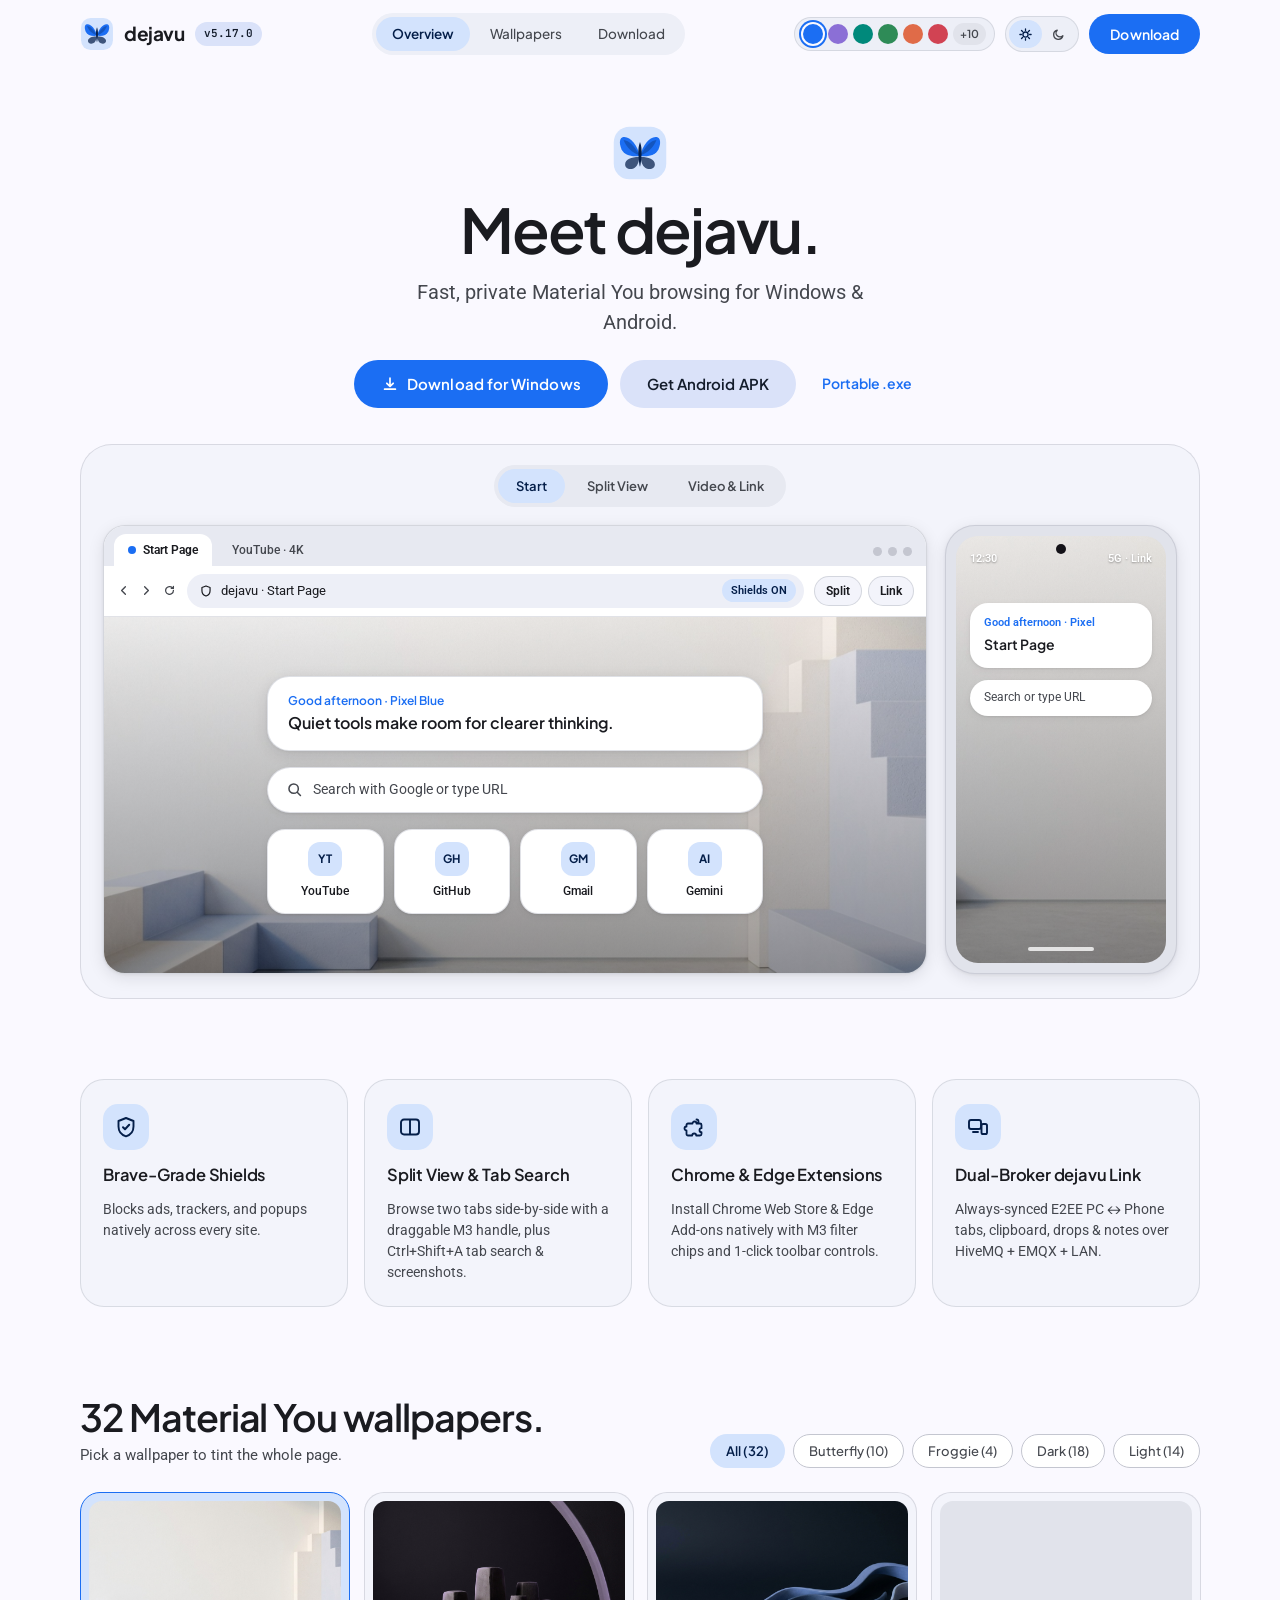
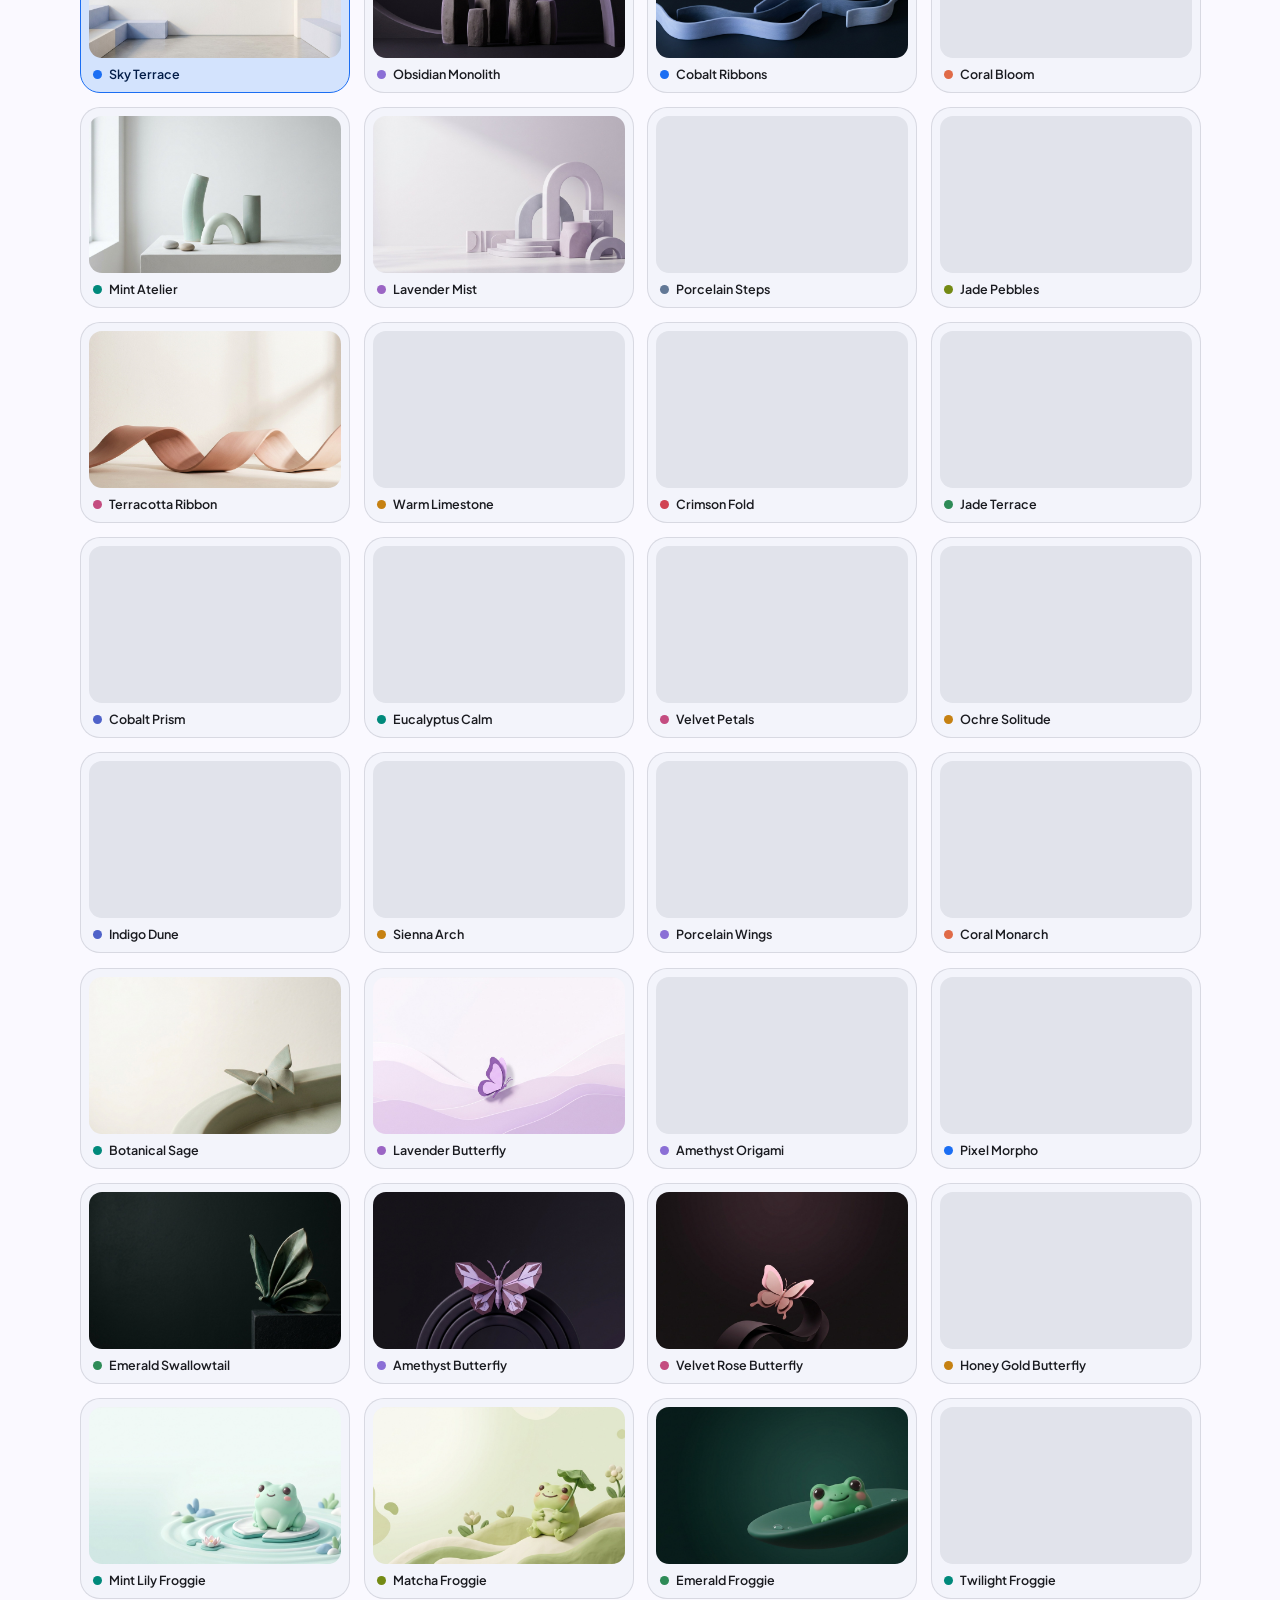
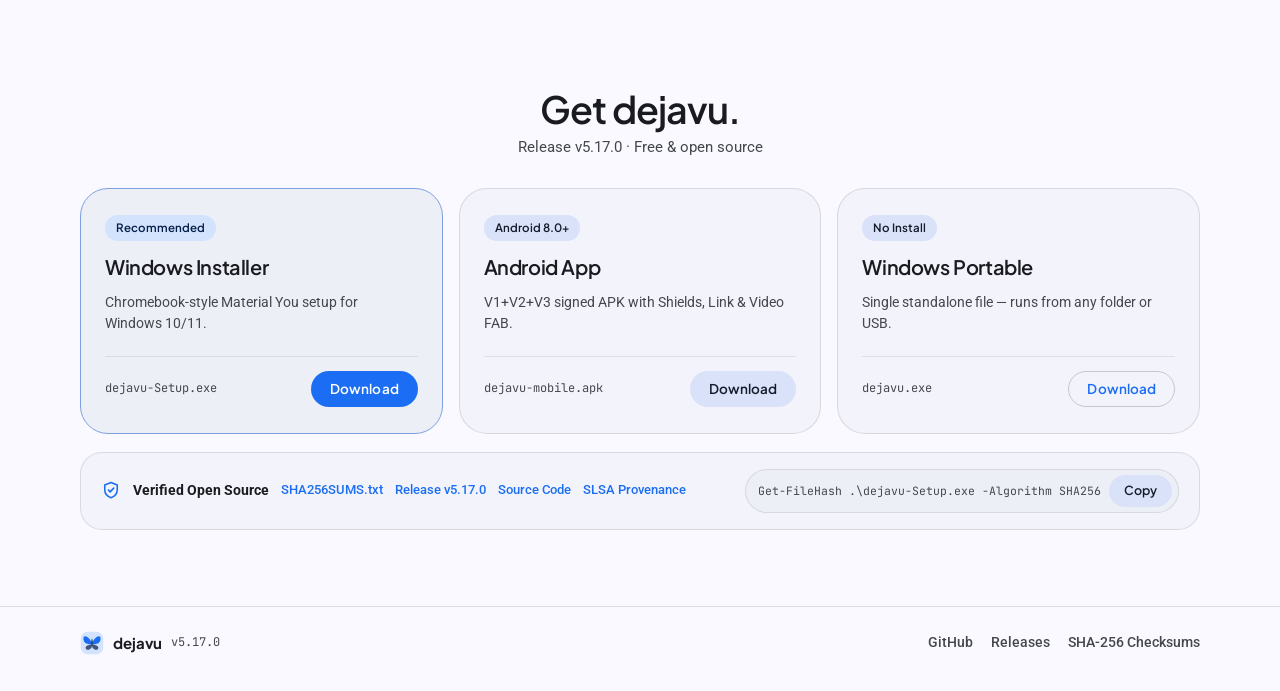
<file: docs/index.html>
<!DOCTYPE html>
<html lang="en" data-theme="light" data-accent="sapphire">
<head>
  <meta charset="UTF-8">
  <meta name="viewport" content="width=device-width, initial-scale=1.0">
  <title>dejavu — Googlebook Material You Browser for Windows &amp; Android</title>
  <meta name="description" content="Fast, private Googlebook Material Design 3 browsing for Windows &amp; Android. Split View, Quick Tab Search, 16 Material You themes (32 Light/Dark), Brave-grade Shields, Chrome &amp; Edge extensions, and dual-broker dejavu Link.">
  <meta name="theme-color" content="#faf9ff">

  <link rel="icon" type="image/svg+xml" href="data:image/svg+xml,%3Csvg xmlns='http://www.w3.org/2000/svg' viewBox='0 0 64 64' fill='none'%3E%3Crect x='2' y='2' width='60' height='60' rx='18' fill='%23D8E2FF'/%3E%3Cpath d='M31.4 33.8C29.0 23.4 20.6 12.6 13.0 13.8C8.6 14.5 7.8 20.8 10.8 27.6C13.6 33.8 21.4 36.6 31.4 35.4Z' fill='%231B6EF3'/%3E%3Cpath d='M32.6 33.8C35.0 23.4 43.4 12.6 51.0 13.8C55.4 14.5 56.2 20.8 53.2 27.6C50.4 33.8 42.6 36.6 32.6 35.4Z' fill='%231B6EF3'/%3E%3Cpath d='M31.2 36.6C23.0 36.4 15.2 39.2 15.0 44.8C14.8 49.0 19.4 51.6 24.6 49.6C28.6 48.0 30.8 43.2 31.2 36.6Z' fill='%23001A43' fill-opacity='0.72'/%3E%3Cpath d='M32.8 36.6C41.0 36.4 48.8 39.2 49.0 44.8C49.2 49.0 44.6 51.6 39.4 49.6C35.4 48.0 33.2 43.2 32.8 36.6Z' fill='%23001A43' fill-opacity='0.72'/%3E%3Cpath d='M32 19.5C33.5 23.6 34.1 27.8 33.8 33.4C33.5 39.0 32.9 45.2 32 47.6C31.1 45.2 30.5 39.0 30.2 33.4C29.9 27.8 30.5 23.6 32 19.5Z' fill='%23001A43'/%3E%3C/svg%3E">
  <link rel="icon" type="image/png" href="assets/dejavu-logo.png">
  <link rel="apple-touch-icon" href="assets/dejavu-logo.png">

  <meta property="og:type" content="website">
  <meta property="og:site_name" content="dejavu">
  <meta property="og:title" content="dejavu v5.17.0 — Material You Browser for Windows &amp; Android">
  <meta property="og:description" content="Fast, private Googlebook Material You browsing for Windows &amp; Android with Split View, 16 HCT themes (32 Light/Dark), Brave-grade Shields, Chrome &amp; Edge extensions, and dejavu Link.">
  <meta property="og:url" content="https://dathevinci.github.io/Dejavu-browser/">
  <meta property="og:image" content="https://dathevinci.github.io/Dejavu-browser/assets/wallpapers/wp-m3-sky-terrace.jpg">

  <link rel="preconnect" href="https://fonts.googleapis.com">
  <link rel="preconnect" href="https://fonts.gstatic.com" crossorigin>
  <link href="https://fonts.googleapis.com/css2?family=JetBrains+Mono:wght@500;600&family=Plus+Jakarta+Sans:wght@500;600;700&family=Roboto:wght@400;500&display=swap" rel="stylesheet">
  <link rel="stylesheet" href="styles.css?v=5.17.0">
</head>
<body>
  <div id="scroll-sentinel" class="scroll-sentinel" aria-hidden="true"></div>

  <!-- ===================================================================
       GOOGLE MATERIAL DESIGN 3 TOP APP BAR
       =================================================================== -->
  <header id="m3-topbar" class="m3-topbar">
    <nav class="m3-topbar-inner" aria-label="Primary navigation">
      <a href="#overview" class="brand-link">
        <span class="brand-mark" aria-hidden="true">
          <svg class="m3-butterfly-svg" viewBox="0 0 64 64" width="34" height="34" fill="none">
            <rect x="2" y="2" width="60" height="60" rx="18" fill="var(--md-primary-container)"/>
            <path d="M31.4 33.8C29.0 23.4 20.6 12.6 13.0 13.8C8.6 14.5 7.8 20.8 10.8 27.6C13.6 33.8 21.4 36.6 31.4 35.4Z" fill="var(--md-primary)"/>
            <path d="M32.6 33.8C35.0 23.4 43.4 12.6 51.0 13.8C55.4 14.5 56.2 20.8 53.2 27.6C50.4 33.8 42.6 36.6 32.6 35.4Z" fill="var(--md-primary)"/>
            <path d="M31.2 34.4C26.2 24.4 19.6 17.4 13.2 17.0C16.2 24.8 22.8 31.8 31.2 34.4Z" fill="var(--md-on-primary-container)" fill-opacity="0.30"/>
            <path d="M32.8 34.4C37.8 24.4 44.4 17.4 50.8 17.0C47.8 24.8 41.2 31.8 32.8 34.4Z" fill="var(--md-on-primary-container)" fill-opacity="0.30"/>
            <path d="M31.2 36.6C23.0 36.4 15.2 39.2 15.0 44.8C14.8 49.0 19.4 51.6 24.6 49.6C28.6 48.0 30.8 43.2 31.2 36.6Z" fill="var(--md-on-primary-container)" fill-opacity="0.72"/>
            <path d="M32.8 36.6C41.0 36.4 48.8 39.2 49.0 44.8C49.2 49.0 44.6 51.6 39.4 49.6C35.4 48.0 33.2 43.2 32.8 36.6Z" fill="var(--md-on-primary-container)" fill-opacity="0.72"/>
            <path d="M32 19.5C33.5 23.6 34.1 27.8 33.8 33.4C33.5 39.0 32.9 45.2 32 47.6C31.1 45.2 30.5 39.0 30.2 33.4C29.9 27.8 30.5 23.6 32 19.5Z" fill="var(--md-on-primary-container)"/>
          </svg>
        </span>
        <span class="brand-name">dejavu</span>
        <span id="release-version-badge" class="version-pill">v5.17.0</span>
      </a>

      <div class="nav-links" id="nav-links" role="navigation" aria-label="Page sections">
        <a href="#overview" class="active" data-nav-section="overview">Overview</a>
        <a href="#wallpapers" data-nav-section="wallpapers">Wallpapers</a>
        <a href="#download" data-nav-section="download">Download</a>
      </div>

      <div class="nav-controls">
        <div class="seed-picker-wrap" id="seed-picker-wrap">
          <div class="seed-picker" role="group" aria-label="Material You color seed">
            <button type="button" class="seed-dot active" data-seed="sapphire" style="--seed-color:#1b6ef3" title="Pixel Blue" aria-label="Pixel Blue" aria-pressed="true"></button>
            <button type="button" class="seed-dot" data-seed="amethyst" style="--seed-color:#8b6fd6" title="Amethyst" aria-label="Amethyst" aria-pressed="false"></button>
            <button type="button" class="seed-dot" data-seed="aurora" style="--seed-color:#00897b" title="Aurora Teal" aria-label="Aurora Teal" aria-pressed="false"></button>
            <button type="button" class="seed-dot" data-seed="emerald" style="--seed-color:#2e8b57" title="Botanical Jade" aria-label="Botanical Jade" aria-pressed="false"></button>
            <button type="button" class="seed-dot" data-seed="coral" style="--seed-color:#e06b48" title="Sunset Coral" aria-label="Sunset Coral" aria-pressed="false"></button>
            <button type="button" class="seed-dot" data-seed="crimson" style="--seed-color:#d14353" title="Crimson Clay" aria-label="Crimson Clay" aria-pressed="false"></button>
            <button type="button" id="seed-more-btn" class="seed-more-btn" aria-haspopup="dialog" aria-expanded="false" aria-controls="seed-popover" title="All 16 Material You themes">+10</button>
          </div>

          <div id="seed-popover" class="seed-popover" role="dialog" aria-label="16 Material You themes" hidden>
            <div class="seed-popover-head">
              <span>Material You (16)</span>
              <span id="seed-active-pill" class="seed-active-pill">Pixel Blue</span>
            </div>
            <div class="seed-popover-grid">
              <button type="button" class="seed-swatch active" data-seed="sapphire" aria-pressed="true"><span class="swatch-dot" style="--seed-color:#1b6ef3"></span>Pixel Blue</button>
              <button type="button" class="seed-swatch" data-seed="amethyst" aria-pressed="false"><span class="swatch-dot" style="--seed-color:#8b6fd6"></span>Amethyst</button>
              <button type="button" class="seed-swatch" data-seed="indigo" aria-pressed="false"><span class="swatch-dot" style="--seed-color:#4f62c9"></span>Royal Indigo</button>
              <button type="button" class="seed-swatch" data-seed="ocean" aria-pressed="false"><span class="swatch-dot" style="--seed-color:#0085ad"></span>Glacier Cyan</button>
              <button type="button" class="seed-swatch" data-seed="aurora" aria-pressed="false"><span class="swatch-dot" style="--seed-color:#00897b"></span>Aurora Teal</button>
              <button type="button" class="seed-swatch" data-seed="emerald" aria-pressed="false"><span class="swatch-dot" style="--seed-color:#2e8b57"></span>Botanical Jade</button>
              <button type="button" class="seed-swatch" data-seed="forest" aria-pressed="false"><span class="swatch-dot" style="--seed-color:#37693e"></span>Pine Moss</button>
              <button type="button" class="seed-swatch" data-seed="lime" aria-pressed="false"><span class="swatch-dot" style="--seed-color:#748a14"></span>Matcha Olive</button>
              <button type="button" class="seed-swatch" data-seed="gold" aria-pressed="false"><span class="swatch-dot" style="--seed-color:#c68112"></span>Honey Amber</button>
              <button type="button" class="seed-swatch" data-seed="terracotta" aria-pressed="false"><span class="swatch-dot" style="--seed-color:#b3643f"></span>Sienna Clay</button>
              <button type="button" class="seed-swatch" data-seed="coral" aria-pressed="false"><span class="swatch-dot" style="--seed-color:#e06b48"></span>Sunset Coral</button>
              <button type="button" class="seed-swatch" data-seed="crimson" aria-pressed="false"><span class="swatch-dot" style="--seed-color:#d14353"></span>Crimson Clay</button>
              <button type="button" class="seed-swatch" data-seed="rose" aria-pressed="false"><span class="swatch-dot" style="--seed-color:#c44c80"></span>Velvet Rose</button>
              <button type="button" class="seed-swatch" data-seed="plum" aria-pressed="false"><span class="swatch-dot" style="--seed-color:#9e5397"></span>Deep Berry</button>
              <button type="button" class="seed-swatch" data-seed="lavender" aria-pressed="false"><span class="swatch-dot" style="--seed-color:#9b65c4"></span>Orchid Mist</button>
              <button type="button" class="seed-swatch" data-seed="silver" aria-pressed="false"><span class="swatch-dot" style="--seed-color:#627896"></span>Titanium Slate</button>
            </div>
          </div>
        </div>

        <div class="theme-pill" role="group" aria-label="Appearance mode">
          <button type="button" class="theme-pill-btn active" data-theme-set="light" aria-pressed="true" title="Light mode">
            <svg viewBox="0 0 20 20" width="15" height="15" fill="none" aria-hidden="true"><circle cx="10" cy="10" r="3.4" stroke="currentColor" stroke-width="1.8"/><path d="M10 2.5v2M10 15.5v2M2.5 10h2M15.5 10h2M4.7 4.7l1.4 1.4M13.9 13.9l1.4 1.4M15.3 4.7l-1.4 1.4M6.1 13.9l-1.4 1.4" stroke="currentColor" stroke-width="1.7" stroke-linecap="round"/></svg>
            <span class="sr-only">Light</span>
          </button>
          <button type="button" class="theme-pill-btn" data-theme-set="dark" aria-pressed="false" title="Dark mode">
            <svg viewBox="0 0 20 20" width="15" height="15" fill="none" aria-hidden="true"><path d="M15.8 11.7A6.2 6.2 0 1 1 8.3 4.2a4.9 4.9 0 0 0 7.5 7.5z" stroke="currentColor" stroke-width="1.8" stroke-linejoin="round"/></svg>
            <span class="sr-only">Dark</span>
          </button>
        </div>

        <a href="#download" class="m3-btn m3-btn-filled nav-dl">Download</a>

        <button type="button" id="mobile-menu-btn" class="m3-icon-btn mobile-only" aria-label="Menu" aria-expanded="false">
          <svg viewBox="0 0 20 20" width="20" height="20" fill="none" aria-hidden="true"><path d="M3.5 6h13M3.5 10h13M3.5 14h13" stroke="currentColor" stroke-width="1.8" stroke-linecap="round"/></svg>
        </button>
      </div>
    </nav>

    <div id="mobile-drawer" class="m3-drawer" hidden>
      <div class="drawer-links">
        <a href="#overview" data-nav-section="overview">Overview</a>
        <a href="#wallpapers" data-nav-section="wallpapers">Wallpapers</a>
        <a href="#download" data-nav-section="download">Download</a>
      </div>
      <div class="drawer-row">
        <span>Theme</span>
        <div class="theme-pill" role="group" aria-label="Mobile appearance mode">
          <button type="button" class="theme-pill-btn active" data-theme-set="light" aria-pressed="true">Light</button>
          <button type="button" class="theme-pill-btn" data-theme-set="dark" aria-pressed="false">Dark</button>
        </div>
      </div>
      <div class="drawer-seeds">
        <span id="mobile-seed-label" class="drawer-seed-title">Pixel Blue</span>
        <div class="drawer-seeds-grid" role="group" aria-label="Material You 16 colors">
          <button type="button" class="seed-dot active" data-seed="sapphire" style="--seed-color:#1b6ef3" aria-label="Pixel Blue" aria-pressed="true"></button>
          <button type="button" class="seed-dot" data-seed="amethyst" style="--seed-color:#8b6fd6" aria-label="Amethyst" aria-pressed="false"></button>
          <button type="button" class="seed-dot" data-seed="indigo" style="--seed-color:#4f62c9" aria-label="Royal Indigo" aria-pressed="false"></button>
          <button type="button" class="seed-dot" data-seed="ocean" style="--seed-color:#0085ad" aria-label="Glacier Cyan" aria-pressed="false"></button>
          <button type="button" class="seed-dot" data-seed="aurora" style="--seed-color:#00897b" aria-label="Aurora Teal" aria-pressed="false"></button>
          <button type="button" class="seed-dot" data-seed="emerald" style="--seed-color:#2e8b57" aria-label="Botanical Jade" aria-pressed="false"></button>
          <button type="button" class="seed-dot" data-seed="forest" style="--seed-color:#37693e" aria-label="Pine Moss" aria-pressed="false"></button>
          <button type="button" class="seed-dot" data-seed="lime" style="--seed-color:#748a14" aria-label="Matcha Olive" aria-pressed="false"></button>
          <button type="button" class="seed-dot" data-seed="gold" style="--seed-color:#c68112" aria-label="Honey Amber" aria-pressed="false"></button>
          <button type="button" class="seed-dot" data-seed="terracotta" style="--seed-color:#b3643f" aria-label="Sienna Clay" aria-pressed="false"></button>
          <button type="button" class="seed-dot" data-seed="coral" style="--seed-color:#e06b48" aria-label="Sunset Coral" aria-pressed="false"></button>
          <button type="button" class="seed-dot" data-seed="crimson" style="--seed-color:#d14353" aria-label="Crimson Clay" aria-pressed="false"></button>
          <button type="button" class="seed-dot" data-seed="rose" style="--seed-color:#c44c80" aria-label="Velvet Rose" aria-pressed="false"></button>
          <button type="button" class="seed-dot" data-seed="plum" style="--seed-color:#9e5397" aria-label="Deep Berry" aria-pressed="false"></button>
          <button type="button" class="seed-dot" data-seed="lavender" style="--seed-color:#9b65c4" aria-label="Orchid Mist" aria-pressed="false"></button>
          <button type="button" class="seed-dot" data-seed="silver" style="--seed-color:#627896" aria-label="Titanium Slate" aria-pressed="false"></button>
        </div>
      </div>
    </div>
  </header>

  <main>
    <!-- =================================================================
         SECTION 1 — HERO (GOOGLE PIXEL / CHROMEBOOK M3 SHOWCASE)
         ================================================================= -->
    <section id="overview" class="hero container">
      <div class="hero-copy">
        <div class="hero-emblem" aria-hidden="true">
          <svg viewBox="0 0 64 64" width="56" height="56" fill="none">
            <rect x="2" y="2" width="60" height="60" rx="18" fill="var(--md-primary-container)"/>
            <path d="M31.4 33.8C29.0 23.4 20.6 12.6 13.0 13.8C8.6 14.5 7.8 20.8 10.8 27.6C13.6 33.8 21.4 36.6 31.4 35.4Z" fill="var(--md-primary)"/>
            <path d="M32.6 33.8C35.0 23.4 43.4 12.6 51.0 13.8C55.4 14.5 56.2 20.8 53.2 27.6C50.4 33.8 42.6 36.6 32.6 35.4Z" fill="var(--md-primary)"/>
            <path d="M31.2 34.4C26.2 24.4 19.6 17.4 13.2 17.0C16.2 24.8 22.8 31.8 31.2 34.4Z" fill="var(--md-on-primary-container)" fill-opacity="0.30"/>
            <path d="M32.8 34.4C37.8 24.4 44.4 17.4 50.8 17.0C47.8 24.8 41.2 31.8 32.8 34.4Z" fill="var(--md-on-primary-container)" fill-opacity="0.30"/>
            <path d="M31.2 36.6C23.0 36.4 15.2 39.2 15.0 44.8C14.8 49.0 19.4 51.6 24.6 49.6C28.6 48.0 30.8 43.2 31.2 36.6Z" fill="var(--md-on-primary-container)" fill-opacity="0.72"/>
            <path d="M32.8 36.6C41.0 36.4 48.8 39.2 49.0 44.8C49.2 49.0 44.6 51.6 39.4 49.6C35.4 48.0 33.2 43.2 32.8 36.6Z" fill="var(--md-on-primary-container)" fill-opacity="0.72"/>
            <path d="M32 19.5C33.5 23.6 34.1 27.8 33.8 33.4C33.5 39.0 32.9 45.2 32 47.6C31.1 45.2 30.5 39.0 30.2 33.4C29.9 27.8 30.5 23.6 32 19.5Z" fill="var(--md-on-primary-container)"/>
          </svg>
        </div>
        <h1>Meet dejavu.</h1>
        <p class="hero-sub">Fast, private Material You browsing for Windows &amp; Android.</p>
        <div class="hero-actions">
          <a id="hero-dl-setup" class="m3-btn m3-btn-filled m3-btn-lg" href="https://github.com/Dathevinci/Dejavu-browser/releases/latest/download/dejavu-Setup.exe">
            <svg viewBox="0 0 20 20" width="18" height="18" fill="none" aria-hidden="true"><path d="M10 3.5v9M6.5 9.2L10 12.7l3.5-3.5M4 15.8h12" stroke="currentColor" stroke-width="1.9" stroke-linecap="round" stroke-linejoin="round"/></svg>
            Download for Windows
          </a>
          <a id="hero-dl-android" class="m3-btn m3-btn-tonal m3-btn-lg" href="https://github.com/Dathevinci/Dejavu-browser/releases/latest/download/dejavu-mobile.apk">
            Get Android APK
          </a>
          <a id="hero-dl-portable" class="m3-link-quiet" href="https://github.com/Dathevinci/Dejavu-browser/releases/latest/download/dejavu.exe">Portable .exe</a>
        </div>
      </div>

      <!-- Clean Pixel / Chromebook Visual Stage -->
      <div class="stage-shell">
        <div class="stage-tabs" role="tablist" aria-label="Browser preview">
          <button type="button" class="stage-tab active" role="tab" aria-selected="true" data-stage-tab="start">Start</button>
          <button type="button" class="stage-tab" role="tab" aria-selected="false" data-stage-tab="split">Split View</button>
          <button type="button" class="stage-tab" role="tab" aria-selected="false" data-stage-tab="video">Video &amp; Link</button>
        </div>

        <div class="stage-devices">
          <!-- Desktop Browser Window -->
          <div class="desk-window" aria-label="dejavu desktop browser preview">
            <div class="desk-top">
              <div class="desk-tabs">
                <span class="desk-tab active">
                  <span class="desk-tab-dot"></span>
                  <span id="dk-tab-title">Start Page</span>
                </span>
                <span class="desk-tab">YouTube · 4K</span>
              </div>
              <div class="desk-win-dots" aria-hidden="true"><span></span><span></span><span></span></div>
            </div>

            <div class="desk-bar">
              <div class="desk-nav-icons" aria-hidden="true">
                <svg viewBox="0 0 20 20" width="15" height="15" fill="none"><path d="M12.5 5L7.5 10l5 5" stroke="currentColor" stroke-width="1.8" stroke-linecap="round" stroke-linejoin="round"/></svg>
                <svg viewBox="0 0 20 20" width="15" height="15" fill="none"><path d="M7.5 5l5 5-5 5" stroke="currentColor" stroke-width="1.8" stroke-linecap="round" stroke-linejoin="round"/></svg>
                <svg viewBox="0 0 20 20" width="15" height="15" fill="none"><path d="M15.2 10a5.2 5.2 0 1 1-1.4-3.6M15.2 4.5v2.8h-2.8" stroke="currentColor" stroke-width="1.7" stroke-linecap="round" stroke-linejoin="round"/></svg>
              </div>
              <div class="desk-omnibox">
                <svg viewBox="0 0 20 20" width="14" height="14" fill="none" aria-hidden="true"><path d="M10 2.8l5.8 2.3v4.4c0 3.8-2.5 6.5-5.8 7.7-3.3-1.2-5.8-3.9-5.8-7.7V5.1L10 2.8z" stroke="currentColor" stroke-width="1.7" stroke-linejoin="round"/></svg>
                <span id="dk-url-text">dejavu · Start Page</span>
                <span class="omnibox-chip">Shields ON</span>
              </div>
              <div class="desk-tools">
                <button type="button" class="tool-chip" data-stage-tab="split" title="Split View">Split</button>
                <button type="button" id="dk-beam-btn" class="tool-chip" title="Send tab to Pixel">Link</button>
              </div>
            </div>

            <div class="desk-canvas">
              <div id="dk-wp-backdrop" class="wp-backdrop" style="background-image:url('assets/wallpapers/wp-m3-sky-terrace.jpg')"></div>
              <div class="wp-scrim"></div>

              <!-- View 1: Start Page -->
              <div class="stage-view" data-stage-view="start">
                <button type="button" id="dk-motd-card" class="glance-card" title="Click for another greeting">
                  <span id="dk-motd-overline" class="glance-kicker">Good afternoon · Pixel Blue</span>
                  <span id="dk-motd-quote" class="glance-text">Quiet tools make room for clearer thinking.</span>
                </button>
                <div class="sp-search" aria-hidden="true">
                  <svg viewBox="0 0 20 20" width="17" height="17" fill="none"><circle cx="9" cy="9" r="5.5" stroke="currentColor" stroke-width="1.8"/><path d="M13.2 13.2L17 17" stroke="currentColor" stroke-width="1.8" stroke-linecap="round"/></svg>
                  <span>Search with Google or type URL</span>
                </div>
                <div class="sp-tiles" aria-hidden="true">
                  <div class="sp-tile"><span class="sp-tile-ico">YT</span><small>YouTube</small></div>
                  <div class="sp-tile"><span class="sp-tile-ico">GH</span><small>GitHub</small></div>
                  <div class="sp-tile"><span class="sp-tile-ico">GM</span><small>Gmail</small></div>
                  <div class="sp-tile"><span class="sp-tile-ico">AI</span><small>Gemini</small></div>
                </div>
              </div>

              <!-- View 2: Native Split View & Tab Search -->
              <div class="stage-view" data-stage-view="split" hidden>
                <div class="preview-card">
                  <div class="preview-card-head">
                    <div>
                      <strong>Split View &amp; Quick Tab Search</strong>
                      <span id="split-status-line" class="preview-sub">50 / 50 Dual-Pane · Draggable M3 Divider · Ctrl+Shift+V</span>
                    </div>
                    <span class="status-pill">Dual Pane</span>
                  </div>
                  <div class="split-mode-row" role="group" aria-label="Split View layout ratio">
                    <button type="button" class="mini-pill active" data-split-ratio="50 / 50">50 / 50 Balanced</button>
                    <button type="button" class="mini-pill" data-split-ratio="65 / 35">65 / 35 Focus</button>
                  </div>
                  <div class="split-loc-row">
                    <button type="button" class="loc-pill active" data-split-pair="Docs + GitHub">Docs + GitHub</button>
                    <button type="button" class="loc-pill" data-split-pair="YouTube + Notes">YouTube + Notes</button>
                    <button type="button" class="loc-pill" data-split-pair="Gmail + Drive">Gmail + Drive</button>
                  </div>
                  <div class="preview-card-foot">
                    <span id="split-pair-note" class="preview-sub">Paired: Docs + GitHub · Click either pane to focus</span>
                    <button type="button" id="demo-split-swap" class="m3-btn m3-btn-tonal m3-btn-xs">Swap</button>
                  </div>
                </div>
              </div>

              <!-- View 3: Video & Link -->
              <div class="stage-view" data-stage-view="video" hidden>
                <div class="preview-card video-card">
                  <div class="preview-card-head">
                    <div>
                      <strong>Material You Showcase · 4K</strong>
                      <span id="video-status-line" class="preview-sub">Ready · 8× parallel download or continue on Pixel</span>
                    </div>
                    <span class="vfab-badge" aria-hidden="true">
                      <svg viewBox="0 0 64 64" width="22" height="22" fill="none">
                        <path d="M31.4 33.8C29.0 23.4 20.6 12.6 13.0 13.8C8.6 14.5 7.8 20.8 10.8 27.6C13.6 33.8 21.4 36.6 31.4 35.4Z" fill="var(--md-on-primary-container)"/>
                        <path d="M32.6 33.8C35.0 23.4 43.4 12.6 51.0 13.8C55.4 14.5 56.2 20.8 53.2 27.6C50.4 33.8 42.6 36.6 32.6 35.4Z" fill="var(--md-on-primary-container)"/>
                        <path d="M31.2 36.6C23.0 36.4 15.2 39.2 15.0 44.8C14.8 49.0 19.4 51.6 24.6 49.6C28.6 48.0 30.8 43.2 31.2 36.6Z" fill="var(--md-primary)"/>
                        <path d="M32.8 36.6C41.0 36.4 48.8 39.2 49.0 44.8C49.2 49.0 44.6 51.6 39.4 49.6C35.4 48.0 33.2 43.2 32.8 36.6Z" fill="var(--md-primary)"/>
                      </svg>
                    </span>
                  </div>
                  <div class="video-progress-track" aria-hidden="true"><span id="video-progress-bar" class="video-progress-fill"></span></div>
                  <div class="video-actions">
                    <button type="button" class="m3-btn m3-btn-filled m3-btn-xs" data-dl-demo="4K MP4 (248 MB)">Download 4K MP4</button>
                    <button type="button" class="m3-btn m3-btn-tonal m3-btn-xs" data-dl-demo="320k MP3 (9.6 MB)">Audio MP3</button>
                    <button type="button" id="demo-send-pixel" class="m3-btn m3-btn-outlined m3-btn-xs">Send to Pixel</button>
                  </div>
                </div>
              </div>
            </div>
          </div>

          <!-- Pixel Phone Companion -->
          <div class="pixel-phone" aria-label="dejavu Android mobile preview">
            <div class="pixel-camera" aria-hidden="true"></div>
            <div class="pixel-screen">
              <div id="px-wp" class="wp-backdrop" style="background-image:url('assets/wallpapers/wp-m3-sky-terrace.jpg')"></div>
              <div class="wp-scrim"></div>
              <div class="pixel-body">
                <div class="pixel-status"><span>12:30</span><span>5G · Link</span></div>
                <div class="pixel-glance">
                  <small id="px-motd-overline">Good afternoon · Pixel</small>
                  <strong id="px-synced-title">Start Page</strong>
                </div>
                <div class="pixel-search" aria-hidden="true">Search or type URL</div>
                <div id="px-toast" class="pixel-toast" hidden>
                  <small>dejavu Link · E2EE</small>
                  <strong id="px-toast-text">Sent from Windows PC</strong>
                </div>
                <div class="pixel-dock" aria-hidden="true">
                  <span class="pixel-pill"></span>
                </div>
              </div>
            </div>
          </div>
        </div>
      </div>
    </section>

    <!-- =================================================================
         SECTION 2 — 4 CLEAN HIGHLIGHT CARDS
         ================================================================= -->
    <section id="features" class="section container">
      <div class="feature-grid">
        <article class="feature-card">
          <span class="feature-icon" aria-hidden="true">
            <svg viewBox="0 0 24 24" width="24" height="24" fill="none"><path d="M12 3l7.5 3v5.5c0 5-3.2 8.5-7.5 9.8-4.3-1.3-7.5-4.8-7.5-9.8V6L12 3z" stroke="currentColor" stroke-width="1.9" stroke-linejoin="round"/><path d="M9 12.2l2 2 4.2-4.4" stroke="currentColor" stroke-width="2" stroke-linecap="round" stroke-linejoin="round"/></svg>
          </span>
          <h3>Brave-Grade Shields</h3>
          <p>Blocks ads, trackers, and popups natively across every site.</p>
        </article>

        <article class="feature-card">
          <span class="feature-icon" aria-hidden="true">
            <svg viewBox="0 0 24 24" width="24" height="24" fill="none"><rect x="3" y="4.5" width="18" height="15" rx="3" stroke="currentColor" stroke-width="1.9"/><path d="M12 4.5v15" stroke="currentColor" stroke-width="1.9"/></svg>
          </span>
          <h3>Split View &amp; Tab Search</h3>
          <p>Browse two tabs side-by-side with a draggable M3 handle, plus Ctrl+Shift+A tab search &amp; screenshots.</p>
        </article>

        <article class="feature-card">
          <span class="feature-icon" aria-hidden="true">
            <svg viewBox="0 0 24 24" width="24" height="24" fill="none"><path d="M14.5 4.5a2 2 0 1 1 0 4H18a1.5 1.5 0 0 1 1.5 1.5v3.2a2 2 0 1 0 0 4V19A1.5 1.5 0 0 1 18 20.5h-3.8a2 2 0 1 0-4 0H6A1.5 1.5 0 0 1 4.5 19v-3.5a2 2 0 1 1 0-4V10A1.5 1.5 0 0 1 6 8.5h4.5a2 2 0 1 1 4 0" stroke="currentColor" stroke-width="1.8" stroke-linecap="round" stroke-linejoin="round"/></svg>
          </span>
          <h3>Chrome &amp; Edge Extensions</h3>
          <p>Install Chrome Web Store &amp; Edge Add-ons natively with M3 filter chips and 1-click toolbar controls.</p>
        </article>

        <article class="feature-card">
          <span class="feature-icon" aria-hidden="true">
            <svg viewBox="0 0 24 24" width="24" height="24" fill="none"><rect x="3" y="5" width="12" height="9" rx="2" stroke="currentColor" stroke-width="1.9"/><rect x="15.5" y="9" width="5.5" height="10" rx="1.6" stroke="currentColor" stroke-width="1.9"/><path d="M7 17h5" stroke="currentColor" stroke-width="1.9" stroke-linecap="round"/></svg>
          </span>
          <h3>Dual-Broker dejavu Link</h3>
          <p>Always-synced E2EE PC &harr; Phone tabs, clipboard, drops &amp; notes over HiveMQ + EMQX + LAN.</p>
        </article>
      </div>
    </section>

    <!-- =================================================================
         SECTION 3 — 32 MATERIAL YOU WALLPAPERS
         ================================================================= -->
    <section id="wallpapers" class="section container">
      <div class="section-bar">
        <div>
          <h2>32 Material You wallpapers.</h2>
          <p class="section-sub">Pick a wallpaper to tint the whole page.</p>
        </div>
        <div class="wp-filters" role="group" aria-label="Filter wallpapers">
          <button type="button" class="m3-chip active" data-wp-filter="all">All (32)</button>
          <button type="button" class="m3-chip" data-wp-filter="butterfly">Butterfly (10)</button>
          <button type="button" class="m3-chip" data-wp-filter="froggie">Froggie (4)</button>
          <button type="button" class="m3-chip" data-wp-filter="dark">Dark (18)</button>
          <button type="button" class="m3-chip" data-wp-filter="light">Light (14)</button>
        </div>
      </div>

      <div class="wp-grid" id="wp-gallery">
        <button type="button" class="wp-card active" data-wp="assets/wallpapers/wp-m3-sky-terrace.jpg" data-seed="sapphire" data-mode="light" data-butterfly="false" data-froggie="false" data-title="Sky Terrace">
          <span class="wp-thumb"><img src="assets/wallpapers/wp-m3-sky-terrace.jpg" alt="Sky Terrace" loading="lazy" decoding="async"></span>
          <span class="wp-caption"><span class="wp-dot" style="--wp-swatch:#1b6ef3"></span>Sky Terrace</span>
        </button>
        <button type="button" class="wp-card" data-wp="assets/wallpapers/wp-m3-amethyst.jpg" data-seed="amethyst" data-mode="dark" data-butterfly="false" data-froggie="false" data-title="Obsidian Monolith">
          <span class="wp-thumb"><img src="assets/wallpapers/wp-m3-amethyst.jpg" alt="Obsidian Monolith" loading="lazy" decoding="async"></span>
          <span class="wp-caption"><span class="wp-dot" style="--wp-swatch:#8b6fd6"></span>Obsidian Monolith</span>
        </button>
        <button type="button" class="wp-card" data-wp="assets/wallpapers/wp-m3-pixel-blue.jpg" data-seed="sapphire" data-mode="dark" data-butterfly="false" data-froggie="false" data-title="Cobalt Ribbons">
          <span class="wp-thumb"><img src="assets/wallpapers/wp-m3-pixel-blue.jpg" alt="Cobalt Ribbons" loading="lazy" decoding="async"></span>
          <span class="wp-caption"><span class="wp-dot" style="--wp-swatch:#1b6ef3"></span>Cobalt Ribbons</span>
        </button>
        <button type="button" class="wp-card" data-wp="assets/wallpapers/wp-m3-coral-bloom.jpg" data-seed="coral" data-mode="light" data-butterfly="false" data-froggie="false" data-title="Coral Bloom">
          <span class="wp-thumb"><img src="assets/wallpapers/wp-m3-coral-bloom.jpg" alt="Coral Bloom" loading="lazy" decoding="async"></span>
          <span class="wp-caption"><span class="wp-dot" style="--wp-swatch:#e06b48"></span>Coral Bloom</span>
        </button>
        <button type="button" class="wp-card" data-wp="assets/wallpapers/wp-m3-mint-atelier.jpg" data-seed="aurora" data-mode="light" data-butterfly="false" data-froggie="false" data-title="Mint Atelier">
          <span class="wp-thumb"><img src="assets/wallpapers/wp-m3-mint-atelier.jpg" alt="Mint Atelier" loading="lazy" decoding="async"></span>
          <span class="wp-caption"><span class="wp-dot" style="--wp-swatch:#00897b"></span>Mint Atelier</span>
        </button>
        <button type="button" class="wp-card" data-wp="assets/wallpapers/wp-m3-lavender-mist.jpg" data-seed="lavender" data-mode="light" data-butterfly="false" data-froggie="false" data-title="Lavender Mist">
          <span class="wp-thumb"><img src="assets/wallpapers/wp-m3-lavender-mist.jpg" alt="Lavender Mist" loading="lazy" decoding="async"></span>
          <span class="wp-caption"><span class="wp-dot" style="--wp-swatch:#9b65c4"></span>Lavender Mist</span>
        </button>
        <button type="button" class="wp-card" data-wp="assets/wallpapers/wp-m3-porcelain.jpg" data-seed="silver" data-mode="light" data-butterfly="false" data-froggie="false" data-title="Porcelain Steps">
          <span class="wp-thumb"><img src="assets/wallpapers/wp-m3-porcelain.jpg" alt="Porcelain Steps" loading="lazy" decoding="async"></span>
          <span class="wp-caption"><span class="wp-dot" style="--wp-swatch:#627896"></span>Porcelain Steps</span>
        </button>
        <button type="button" class="wp-card" data-wp="assets/wallpapers/wp-m3-meadow.jpg" data-seed="lime" data-mode="light" data-butterfly="false" data-froggie="false" data-title="Jade Pebbles">
          <span class="wp-thumb"><img src="assets/wallpapers/wp-m3-meadow.jpg" alt="Jade Pebbles" loading="lazy" decoding="async"></span>
          <span class="wp-caption"><span class="wp-dot" style="--wp-swatch:#748a14"></span>Jade Pebbles</span>
        </button>
        <button type="button" class="wp-card" data-wp="assets/wallpapers/wp-m3-blush.jpg" data-seed="rose" data-mode="light" data-butterfly="false" data-froggie="false" data-title="Terracotta Ribbon">
          <span class="wp-thumb"><img src="assets/wallpapers/wp-m3-blush.jpg" alt="Terracotta Ribbon" loading="lazy" decoding="async"></span>
          <span class="wp-caption"><span class="wp-dot" style="--wp-swatch:#c44c80"></span>Terracotta Ribbon</span>
        </button>
        <button type="button" class="wp-card" data-wp="assets/wallpapers/wp-m3-warm-limestone.jpg" data-seed="gold" data-mode="light" data-butterfly="false" data-froggie="false" data-title="Warm Limestone">
          <span class="wp-thumb"><img src="assets/wallpapers/wp-m3-warm-limestone.jpg" alt="Warm Limestone" loading="lazy" decoding="async"></span>
          <span class="wp-caption"><span class="wp-dot" style="--wp-swatch:#c68112"></span>Warm Limestone</span>
        </button>
        <button type="button" class="wp-card" data-wp="assets/wallpapers/wp-m3-crimson-fold.jpg" data-seed="crimson" data-mode="dark" data-butterfly="false" data-froggie="false" data-title="Crimson Fold">
          <span class="wp-thumb"><img src="assets/wallpapers/wp-m3-crimson-fold.jpg" alt="Crimson Fold" loading="lazy" decoding="async"></span>
          <span class="wp-caption"><span class="wp-dot" style="--wp-swatch:#d14353"></span>Crimson Fold</span>
        </button>
        <button type="button" class="wp-card" data-wp="assets/wallpapers/wp-m3-jade-terrace.jpg" data-seed="emerald" data-mode="dark" data-butterfly="false" data-froggie="false" data-title="Jade Terrace">
          <span class="wp-thumb"><img src="assets/wallpapers/wp-m3-jade-terrace.jpg" alt="Jade Terrace" loading="lazy" decoding="async"></span>
          <span class="wp-caption"><span class="wp-dot" style="--wp-swatch:#2e8b57"></span>Jade Terrace</span>
        </button>
        <button type="button" class="wp-card" data-wp="assets/wallpapers/wp-m3-cobalt-prism.jpg" data-seed="indigo" data-mode="dark" data-butterfly="false" data-froggie="false" data-title="Cobalt Prism">
          <span class="wp-thumb"><img src="assets/wallpapers/wp-m3-cobalt-prism.jpg" alt="Cobalt Prism" loading="lazy" decoding="async"></span>
          <span class="wp-caption"><span class="wp-dot" style="--wp-swatch:#4f62c9"></span>Cobalt Prism</span>
        </button>
        <button type="button" class="wp-card" data-wp="assets/wallpapers/wp-m3-sage.jpg" data-seed="aurora" data-mode="dark" data-butterfly="false" data-froggie="false" data-title="Eucalyptus Calm">
          <span class="wp-thumb"><img src="assets/wallpapers/wp-m3-sage.jpg" alt="Eucalyptus Calm" loading="lazy" decoding="async"></span>
          <span class="wp-caption"><span class="wp-dot" style="--wp-swatch:#00897b"></span>Eucalyptus Calm</span>
        </button>
        <button type="button" class="wp-card" data-wp="assets/wallpapers/wp-m3-blossom.jpg" data-seed="rose" data-mode="dark" data-butterfly="false" data-froggie="false" data-title="Velvet Petals">
          <span class="wp-thumb"><img src="assets/wallpapers/wp-m3-blossom.jpg" alt="Velvet Petals" loading="lazy" decoding="async"></span>
          <span class="wp-caption"><span class="wp-dot" style="--wp-swatch:#c44c80"></span>Velvet Petals</span>
        </button>
        <button type="button" class="wp-card" data-wp="assets/wallpapers/wp-m3-honey.jpg" data-seed="gold" data-mode="dark" data-butterfly="false" data-froggie="false" data-title="Ochre Solitude">
          <span class="wp-thumb"><img src="assets/wallpapers/wp-m3-honey.jpg" alt="Ochre Solitude" loading="lazy" decoding="async"></span>
          <span class="wp-caption"><span class="wp-dot" style="--wp-swatch:#c68112"></span>Ochre Solitude</span>
        </button>
        <button type="button" class="wp-card" data-wp="assets/wallpapers/wp-m3-indigo-dune.jpg" data-seed="indigo" data-mode="dark" data-butterfly="false" data-froggie="false" data-title="Indigo Dune">
          <span class="wp-thumb"><img src="assets/wallpapers/wp-m3-indigo-dune.jpg" alt="Indigo Dune" loading="lazy" decoding="async"></span>
          <span class="wp-caption"><span class="wp-dot" style="--wp-swatch:#4f62c9"></span>Indigo Dune</span>
        </button>
        <button type="button" class="wp-card" data-wp="assets/wallpapers/wp-m3-sienna-arch.jpg" data-seed="gold" data-mode="dark" data-butterfly="false" data-froggie="false" data-title="Sienna Arch">
          <span class="wp-thumb"><img src="assets/wallpapers/wp-m3-sienna-arch.jpg" alt="Sienna Arch" loading="lazy" decoding="async"></span>
          <span class="wp-caption"><span class="wp-dot" style="--wp-swatch:#c68112"></span>Sienna Arch</span>
        </button>
        <!-- Butterfly (10) -->
        <button type="button" class="wp-card" data-wp="assets/wallpapers/wp-m3-butterfly-porcelain.jpg" data-seed="amethyst" data-mode="light" data-butterfly="true" data-froggie="false" data-title="Porcelain Wings">
          <span class="wp-thumb"><img src="assets/wallpapers/wp-m3-butterfly-porcelain.jpg" alt="Porcelain Wings" loading="lazy" decoding="async"></span>
          <span class="wp-caption"><span class="wp-dot" style="--wp-swatch:#8b6fd6"></span>Porcelain Wings</span>
        </button>
        <button type="button" class="wp-card" data-wp="assets/wallpapers/wp-m3-butterfly-coral.jpg" data-seed="coral" data-mode="light" data-butterfly="true" data-froggie="false" data-title="Coral Monarch">
          <span class="wp-thumb"><img src="assets/wallpapers/wp-m3-butterfly-coral.jpg" alt="Coral Monarch" loading="lazy" decoding="async"></span>
          <span class="wp-caption"><span class="wp-dot" style="--wp-swatch:#e06b48"></span>Coral Monarch</span>
        </button>
        <button type="button" class="wp-card" data-wp="assets/wallpapers/wp-m3-butterfly-sage.jpg" data-seed="aurora" data-mode="light" data-butterfly="true" data-froggie="false" data-title="Botanical Sage">
          <span class="wp-thumb"><img src="assets/wallpapers/wp-m3-butterfly-sage.jpg" alt="Botanical Sage" loading="lazy" decoding="async"></span>
          <span class="wp-caption"><span class="wp-dot" style="--wp-swatch:#00897b"></span>Botanical Sage</span>
        </button>
        <button type="button" class="wp-card" data-wp="assets/wallpapers/wp-m3-butterfly-lavender.jpg" data-seed="lavender" data-mode="light" data-butterfly="true" data-froggie="false" data-title="Lavender Butterfly">
          <span class="wp-thumb"><img src="assets/wallpapers/wp-m3-butterfly-lavender.jpg" alt="Lavender Butterfly" loading="lazy" decoding="async"></span>
          <span class="wp-caption"><span class="wp-dot" style="--wp-swatch:#9b65c4"></span>Lavender Butterfly</span>
        </button>
        <button type="button" class="wp-card" data-wp="assets/wallpapers/wp-m3-butterfly-obsidian.jpg" data-seed="amethyst" data-mode="dark" data-butterfly="true" data-froggie="false" data-title="Amethyst Origami">
          <span class="wp-thumb"><img src="assets/wallpapers/wp-m3-butterfly-obsidian.jpg" alt="Amethyst Origami" loading="lazy" decoding="async"></span>
          <span class="wp-caption"><span class="wp-dot" style="--wp-swatch:#8b6fd6"></span>Amethyst Origami</span>
        </button>
        <button type="button" class="wp-card" data-wp="assets/wallpapers/wp-m3-butterfly-cobalt.jpg" data-seed="sapphire" data-mode="dark" data-butterfly="true" data-froggie="false" data-title="Pixel Morpho">
          <span class="wp-thumb"><img src="assets/wallpapers/wp-m3-butterfly-cobalt.jpg" alt="Pixel Morpho" loading="lazy" decoding="async"></span>
          <span class="wp-caption"><span class="wp-dot" style="--wp-swatch:#1b6ef3"></span>Pixel Morpho</span>
        </button>
        <button type="button" class="wp-card" data-wp="assets/wallpapers/wp-m3-butterfly-emerald.jpg" data-seed="emerald" data-mode="dark" data-butterfly="true" data-froggie="false" data-title="Emerald Swallowtail">
          <span class="wp-thumb"><img src="assets/wallpapers/wp-m3-butterfly-emerald.jpg" alt="Emerald Swallowtail" loading="lazy" decoding="async"></span>
          <span class="wp-caption"><span class="wp-dot" style="--wp-swatch:#2e8b57"></span>Emerald Swallowtail</span>
        </button>
        <button type="button" class="wp-card" data-wp="assets/wallpapers/wp-m3-butterfly-amethyst.jpg" data-seed="amethyst" data-mode="dark" data-butterfly="true" data-froggie="false" data-title="Amethyst Butterfly">
          <span class="wp-thumb"><img src="assets/wallpapers/wp-m3-butterfly-amethyst.jpg" alt="Amethyst Butterfly" loading="lazy" decoding="async"></span>
          <span class="wp-caption"><span class="wp-dot" style="--wp-swatch:#8b6fd6"></span>Amethyst Butterfly</span>
        </button>
        <button type="button" class="wp-card" data-wp="assets/wallpapers/wp-m3-butterfly-rose.jpg" data-seed="rose" data-mode="dark" data-butterfly="true" data-froggie="false" data-title="Velvet Rose Butterfly">
          <span class="wp-thumb"><img src="assets/wallpapers/wp-m3-butterfly-rose.jpg" alt="Velvet Rose Butterfly" loading="lazy" decoding="async"></span>
          <span class="wp-caption"><span class="wp-dot" style="--wp-swatch:#c44c80"></span>Velvet Rose Butterfly</span>
        </button>
        <button type="button" class="wp-card" data-wp="assets/wallpapers/wp-m3-butterfly-gold.jpg" data-seed="gold" data-mode="dark" data-butterfly="true" data-froggie="false" data-title="Honey Gold Butterfly">
          <span class="wp-thumb"><img src="assets/wallpapers/wp-m3-butterfly-gold.jpg" alt="Honey Gold Butterfly" loading="lazy" decoding="async"></span>
          <span class="wp-caption"><span class="wp-dot" style="--wp-swatch:#c68112"></span>Honey Gold Butterfly</span>
        </button>
        <!-- Froggie (4) -->
        <button type="button" class="wp-card" data-wp="assets/wallpapers/wp-m3-froggie-mint.jpg" data-seed="aurora" data-mode="light" data-butterfly="false" data-froggie="true" data-title="Mint Lily Froggie">
          <span class="wp-thumb"><img src="assets/wallpapers/wp-m3-froggie-mint.jpg" alt="Mint Lily Froggie" loading="lazy" decoding="async"></span>
          <span class="wp-caption"><span class="wp-dot" style="--wp-swatch:#00897b"></span>Mint Lily Froggie</span>
        </button>
        <button type="button" class="wp-card" data-wp="assets/wallpapers/wp-m3-froggie-lime.jpg" data-seed="lime" data-mode="light" data-butterfly="false" data-froggie="true" data-title="Matcha Froggie">
          <span class="wp-thumb"><img src="assets/wallpapers/wp-m3-froggie-lime.jpg" alt="Matcha Froggie" loading="lazy" decoding="async"></span>
          <span class="wp-caption"><span class="wp-dot" style="--wp-swatch:#748a14"></span>Matcha Froggie</span>
        </button>
        <button type="button" class="wp-card" data-wp="assets/wallpapers/wp-m3-froggie-emerald.jpg" data-seed="emerald" data-mode="dark" data-butterfly="false" data-froggie="true" data-title="Emerald Froggie">
          <span class="wp-thumb"><img src="assets/wallpapers/wp-m3-froggie-emerald.jpg" alt="Emerald Froggie" loading="lazy" decoding="async"></span>
          <span class="wp-caption"><span class="wp-dot" style="--wp-swatch:#2e8b57"></span>Emerald Froggie</span>
        </button>
        <button type="button" class="wp-card" data-wp="assets/wallpapers/wp-m3-froggie-sage.jpg" data-seed="aurora" data-mode="dark" data-butterfly="false" data-froggie="true" data-title="Twilight Froggie">
          <span class="wp-thumb"><img src="assets/wallpapers/wp-m3-froggie-sage.jpg" alt="Twilight Froggie" loading="lazy" decoding="async"></span>
          <span class="wp-caption"><span class="wp-dot" style="--wp-swatch:#00897b"></span>Twilight Froggie</span>
        </button>
      </div>
    </section>

    <!-- =================================================================
         SECTION 4 — DOWNLOAD
         ================================================================= -->
    <section id="download" class="section container">
      <div class="dl-head">
        <h2>Get dejavu.</h2>
        <p id="dl-ver-eyebrow" class="section-sub">Release v5.17.0 &middot; Free &amp; open source</p>
      </div>

      <div class="dl-grid">
        <a id="card-dl-setup" class="dl-card featured" href="https://github.com/Dathevinci/Dejavu-browser/releases/latest/download/dejavu-Setup.exe">
          <span class="dl-tag">Recommended</span>
          <h3>Windows Installer</h3>
          <p>Chromebook-style Material You setup for Windows 10/11.</p>
          <div class="dl-foot">
            <span id="card-setup-size" class="dl-meta">dejavu-Setup.exe</span>
            <span class="m3-btn m3-btn-filled m3-btn-sm">Download</span>
          </div>
        </a>

        <a id="card-dl-android" class="dl-card" href="https://github.com/Dathevinci/Dejavu-browser/releases/latest/download/dejavu-mobile.apk">
          <span class="dl-tag">Android 8.0+</span>
          <h3>Android App</h3>
          <p>V1+V2+V3 signed APK with Shields, Link &amp; Video FAB.</p>
          <div class="dl-foot">
            <span id="card-android-size" class="dl-meta">dejavu-mobile.apk</span>
            <span class="m3-btn m3-btn-tonal m3-btn-sm">Download</span>
          </div>
        </a>

        <a id="card-dl-portable" class="dl-card" href="https://github.com/Dathevinci/Dejavu-browser/releases/latest/download/dejavu.exe">
          <span class="dl-tag">No Install</span>
          <h3>Windows Portable</h3>
          <p>Single standalone file — runs from any folder or USB.</p>
          <div class="dl-foot">
            <span id="card-portable-size" class="dl-meta">dejavu.exe</span>
            <span class="m3-btn m3-btn-outlined m3-btn-sm">Download</span>
          </div>
        </a>
      </div>

      <div id="security-transparency" class="verify-strip" role="region" aria-label="Verified Open Source">
        <div class="verify-left">
          <svg viewBox="0 0 24 24" width="20" height="20" fill="none" aria-hidden="true"><path d="M12 3l7.5 3v5.5c0 5-3.2 8.5-7.5 9.8-4.3-1.3-7.5-4.8-7.5-9.8V6L12 3z" stroke="currentColor" stroke-width="1.9" stroke-linejoin="round"/><path d="M9 12.2l2 2 4.2-4.4" stroke="currentColor" stroke-width="2" stroke-linecap="round" stroke-linejoin="round"/></svg>
          <strong>Verified Open Source</strong>
          <nav class="verify-links" aria-label="Verification links">
            <a id="trust-dl-sha256" href="https://github.com/Dathevinci/Dejavu-browser/releases/latest/download/SHA256SUMS.txt" target="_blank" rel="noopener noreferrer">SHA256SUMS.txt</a>
            <a id="trust-release-link" href="https://github.com/Dathevinci/Dejavu-browser/releases/latest" target="_blank" rel="noopener noreferrer">Release v5.17.0</a>
            <a href="https://github.com/Dathevinci/Dejavu-browser" target="_blank" rel="noopener noreferrer">Source Code</a>
            <a href="https://github.com/Dathevinci/Dejavu-browser/attestations" target="_blank" rel="noopener noreferrer">SLSA Provenance</a>
          </nav>
        </div>
        <div class="verify-cmd">
          <code id="trust-hash-cmd">Get-FileHash .\dejavu-Setup.exe -Algorithm SHA256</code>
          <button type="button" id="trust-copy-hash-cmd" class="m3-btn m3-btn-tonal m3-btn-xs">Copy</button>
        </div>
      </div>
    </section>
  </main>

  <footer class="m3-footer">
    <div class="m3-footer-inner">
      <div class="foot-brand">
        <svg viewBox="0 0 64 64" width="24" height="24" fill="none" aria-hidden="true">
          <rect x="2" y="2" width="60" height="60" rx="18" fill="var(--md-primary-container)"/>
          <path d="M31.4 33.8C29.0 23.4 20.6 12.6 13.0 13.8C8.6 14.5 7.8 20.8 10.8 27.6C13.6 33.8 21.4 36.6 31.4 35.4Z" fill="var(--md-primary)"/>
          <path d="M32.6 33.8C35.0 23.4 43.4 12.6 51.0 13.8C55.4 14.5 56.2 20.8 53.2 27.6C50.4 33.8 42.6 36.6 32.6 35.4Z" fill="var(--md-primary)"/>
          <path d="M31.2 36.6C23.0 36.4 15.2 39.2 15.0 44.8C14.8 49.0 19.4 51.6 24.6 49.6C28.6 48.0 30.8 43.2 31.2 36.6Z" fill="var(--md-on-primary-container)" fill-opacity="0.72"/>
          <path d="M32.8 36.6C41.0 36.4 48.8 39.2 49.0 44.8C49.2 49.0 44.6 51.6 39.4 49.6C35.4 48.0 33.2 43.2 32.8 36.6Z" fill="var(--md-on-primary-container)" fill-opacity="0.72"/>
          <path d="M32 19.5C33.5 23.6 34.1 27.8 33.8 33.4C33.5 39.0 32.9 45.2 32 47.6C31.1 45.2 30.5 39.0 30.2 33.4C29.9 27.8 30.5 23.6 32 19.5Z" fill="var(--md-on-primary-container)"/>
        </svg>
        <strong>dejavu</strong>
        <span id="foot-version">v5.17.0</span>
      </div>
      <div class="foot-links">
        <a href="https://github.com/Dathevinci/Dejavu-browser" target="_blank" rel="noopener noreferrer">GitHub</a>
        <a href="https://github.com/Dathevinci/Dejavu-browser/releases" target="_blank" rel="noopener noreferrer">Releases</a>
        <a href="https://github.com/Dathevinci/Dejavu-browser/releases/latest/download/SHA256SUMS.txt" target="_blank" rel="noopener noreferrer">SHA-256 Checksums</a>
      </div>
    </div>
  </footer>

  <div id="m3-snackbar" class="m3-snackbar" role="status" aria-live="polite">
    <span id="m3-snackbar-text">Applied wallpaper</span>
    <a href="#overview">Preview</a>
  </div>

  <script src="app.js?v=5.17.0"></script>
</body>
</html>
</file>
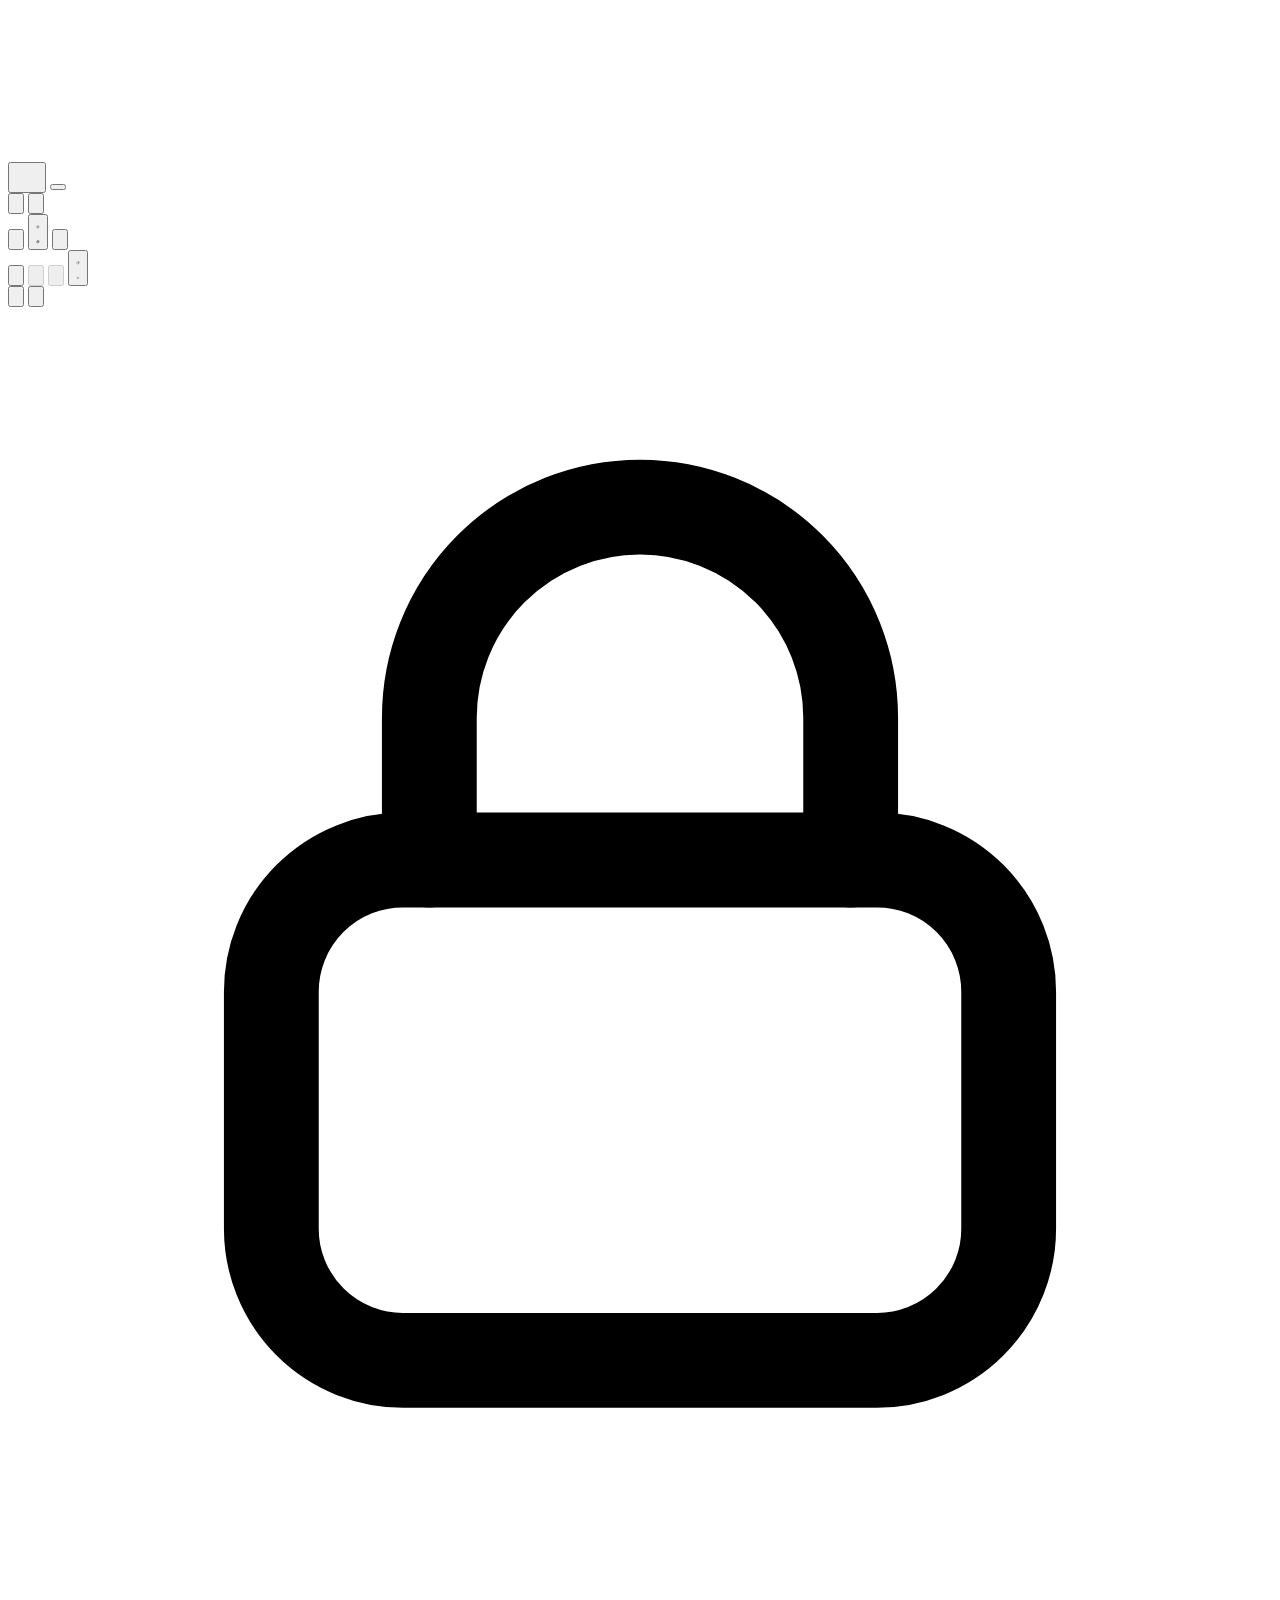
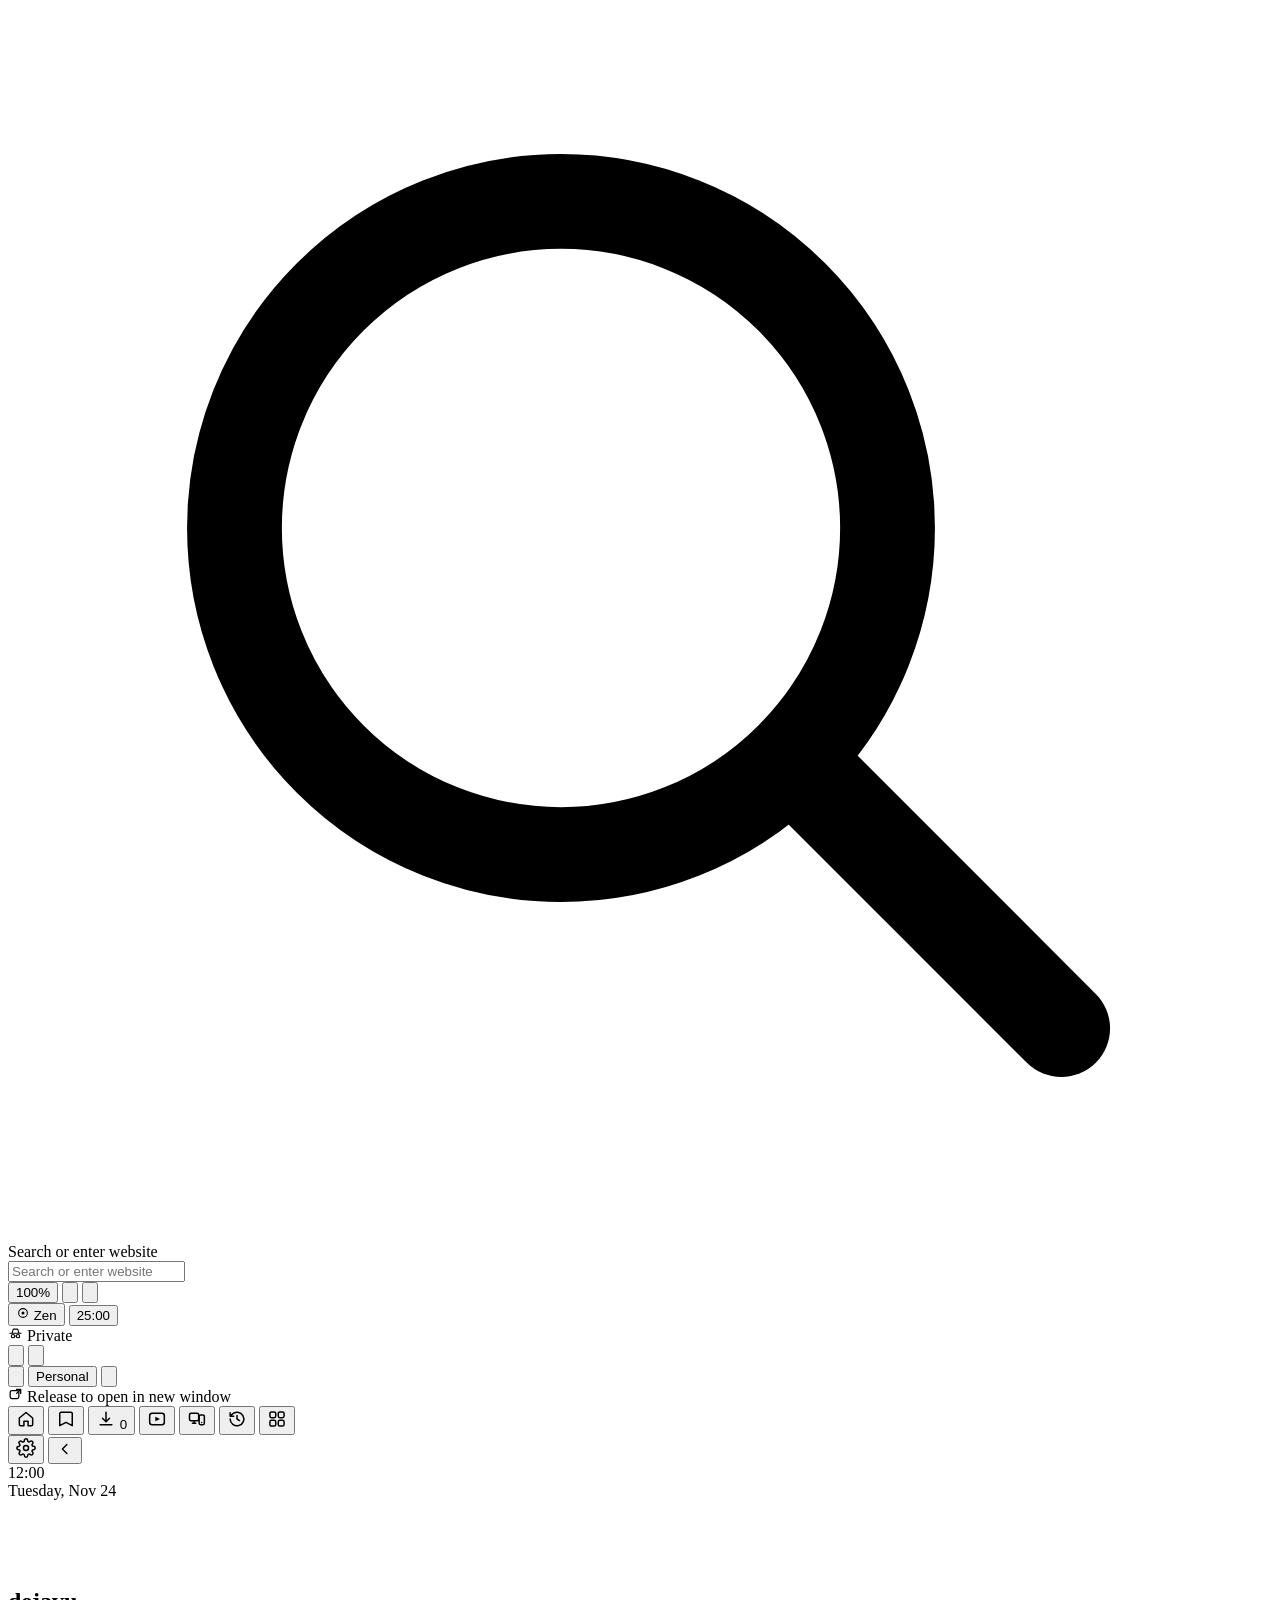
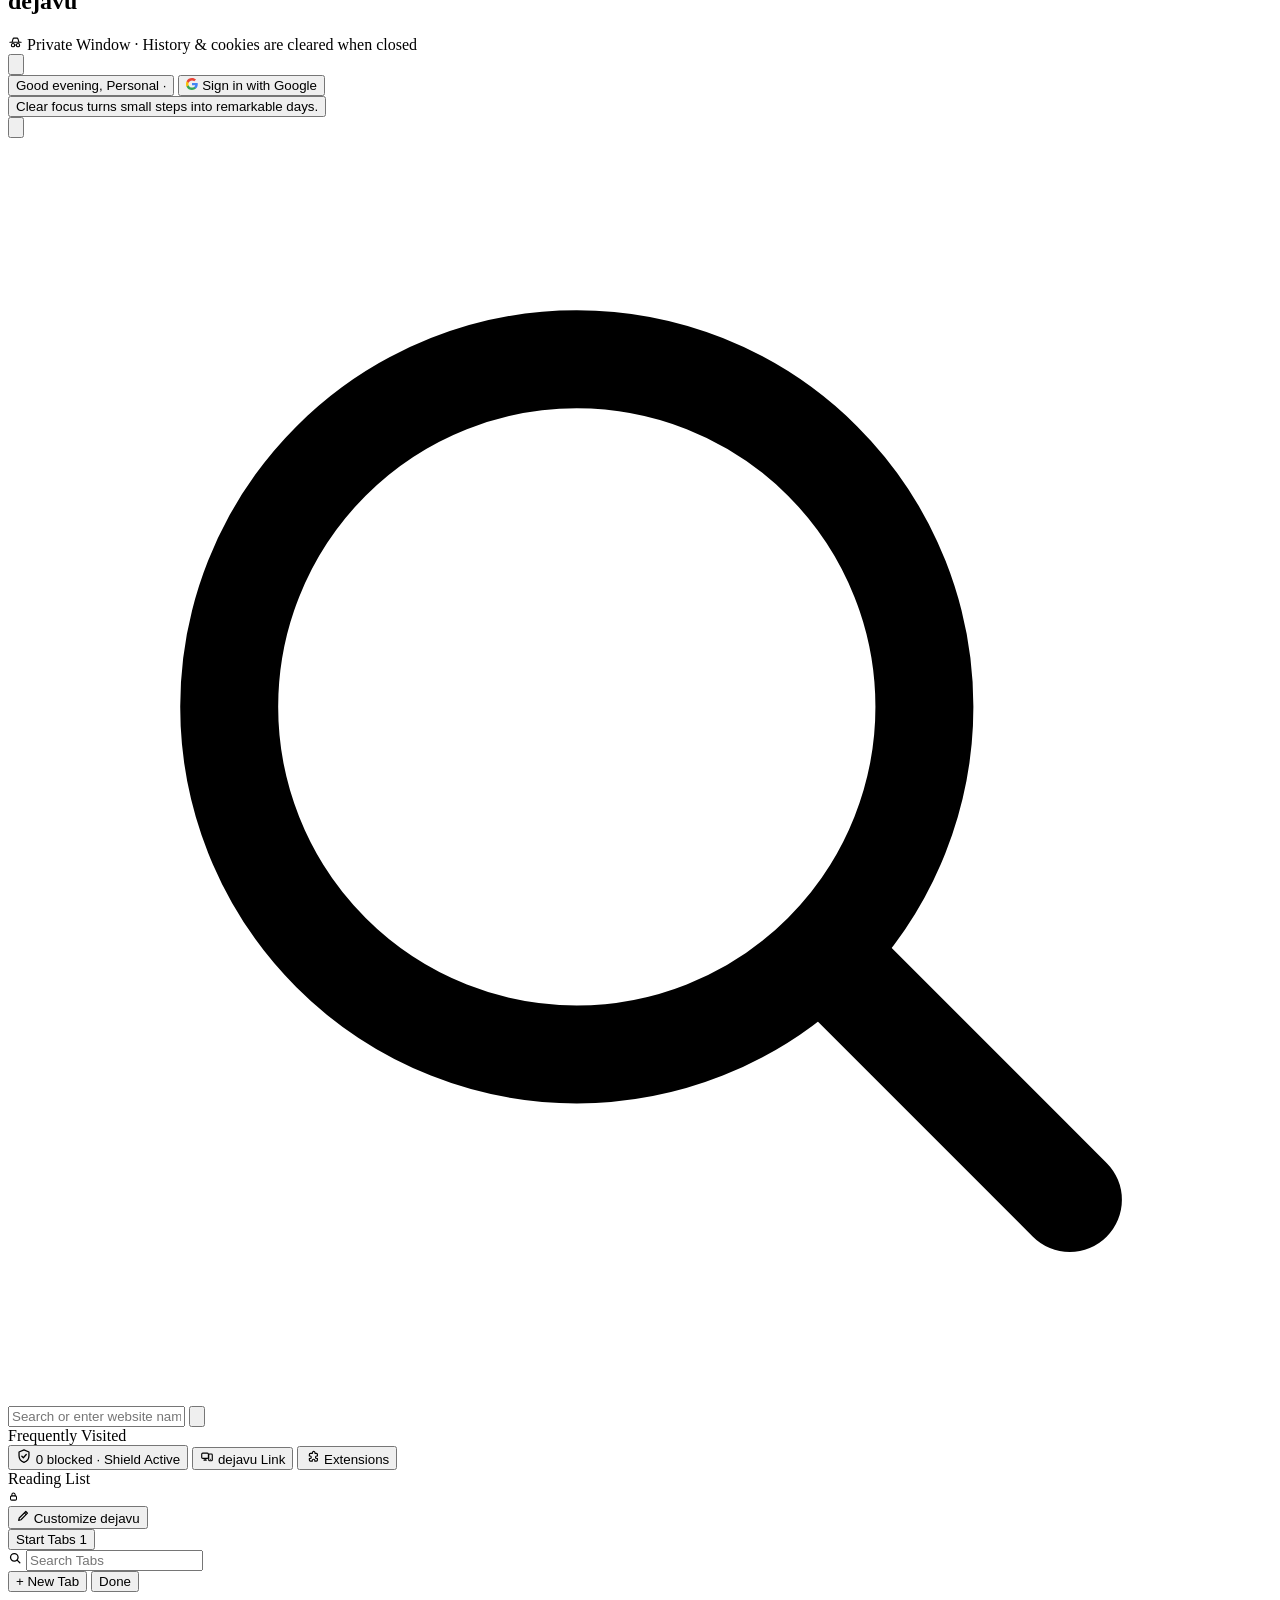
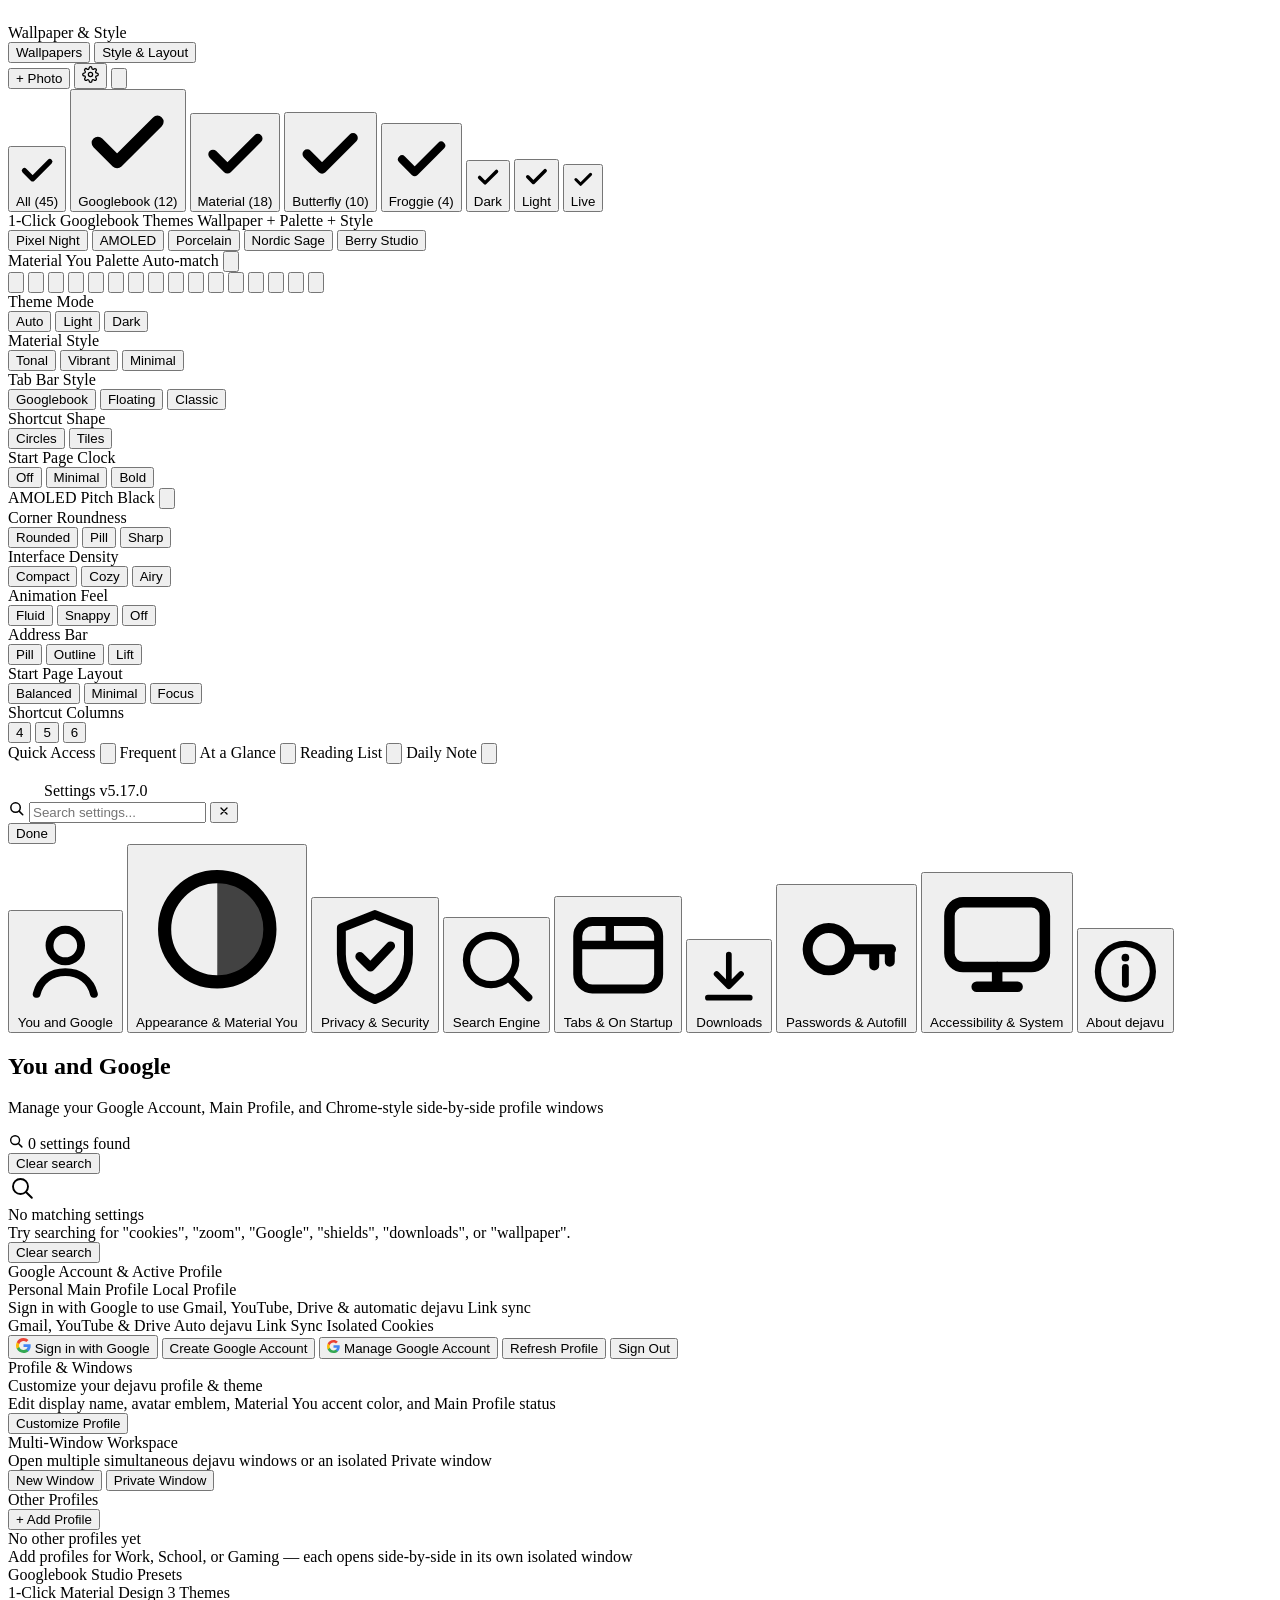
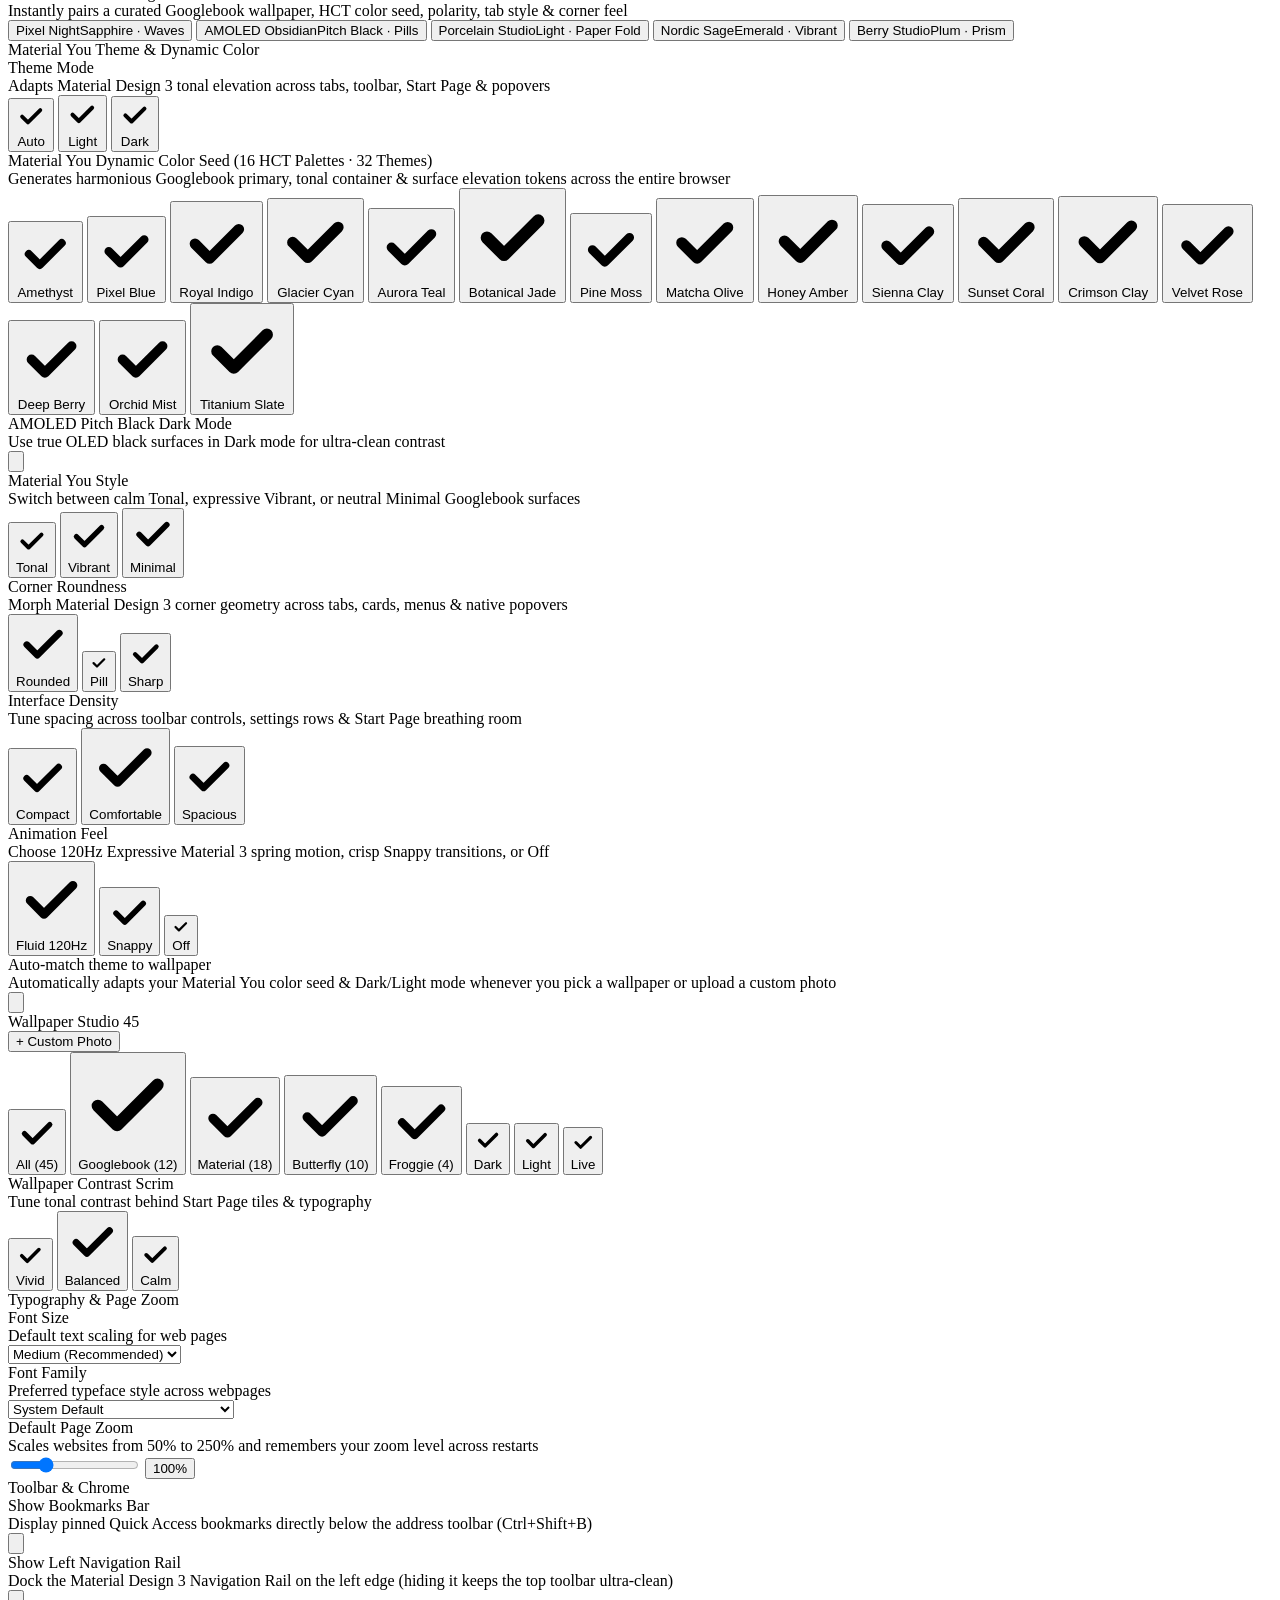
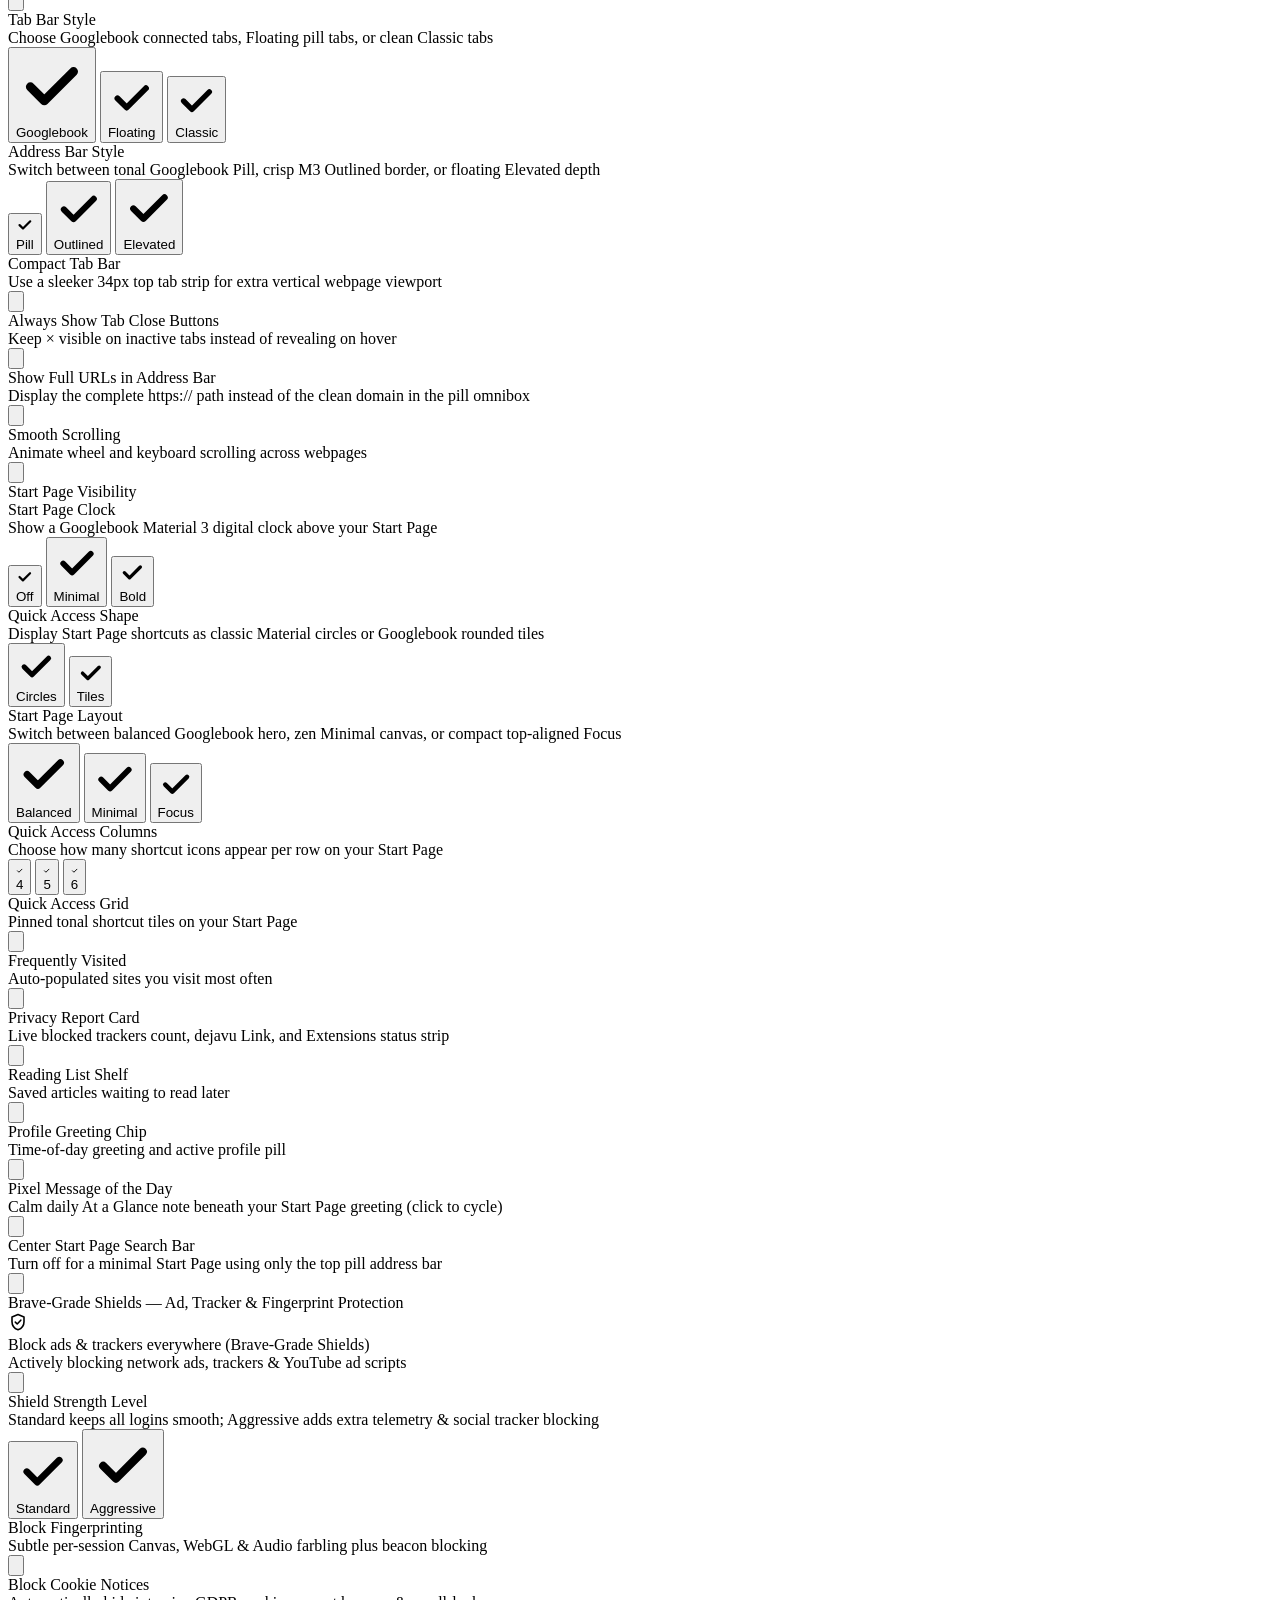
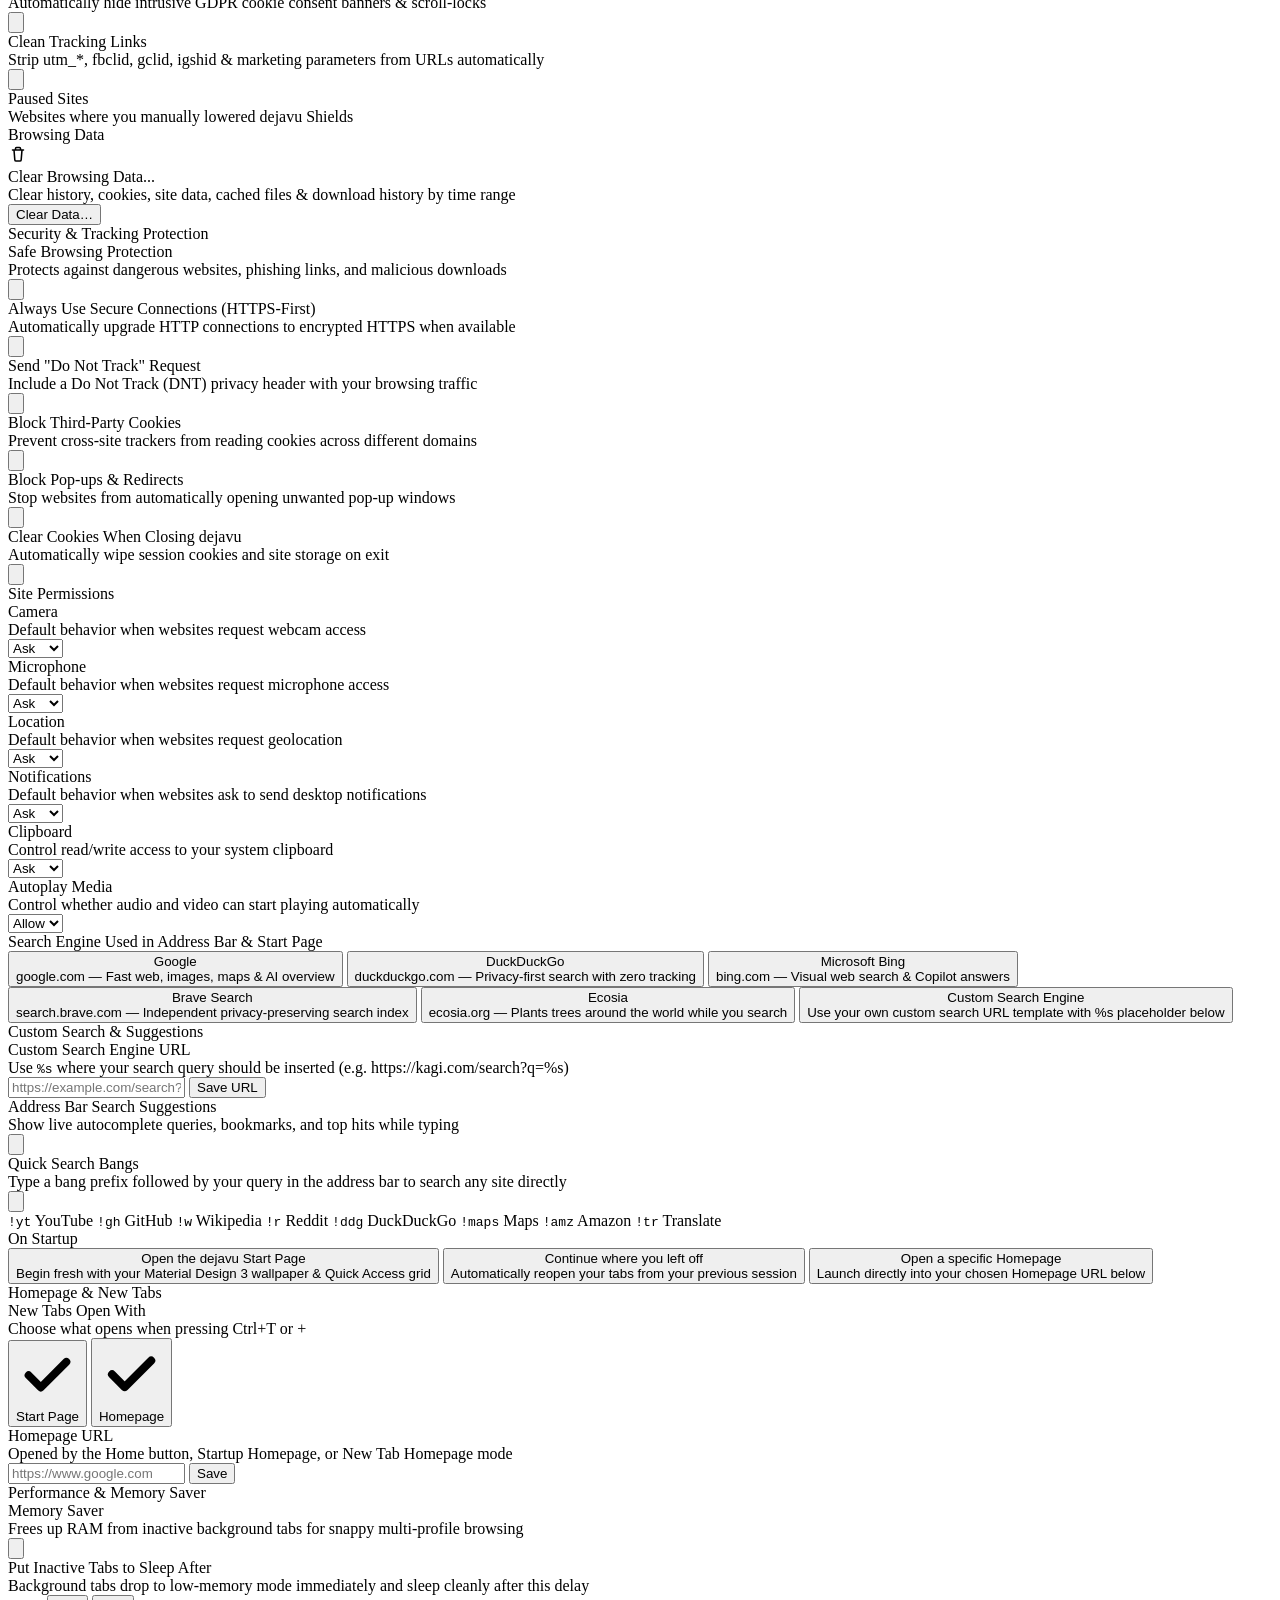
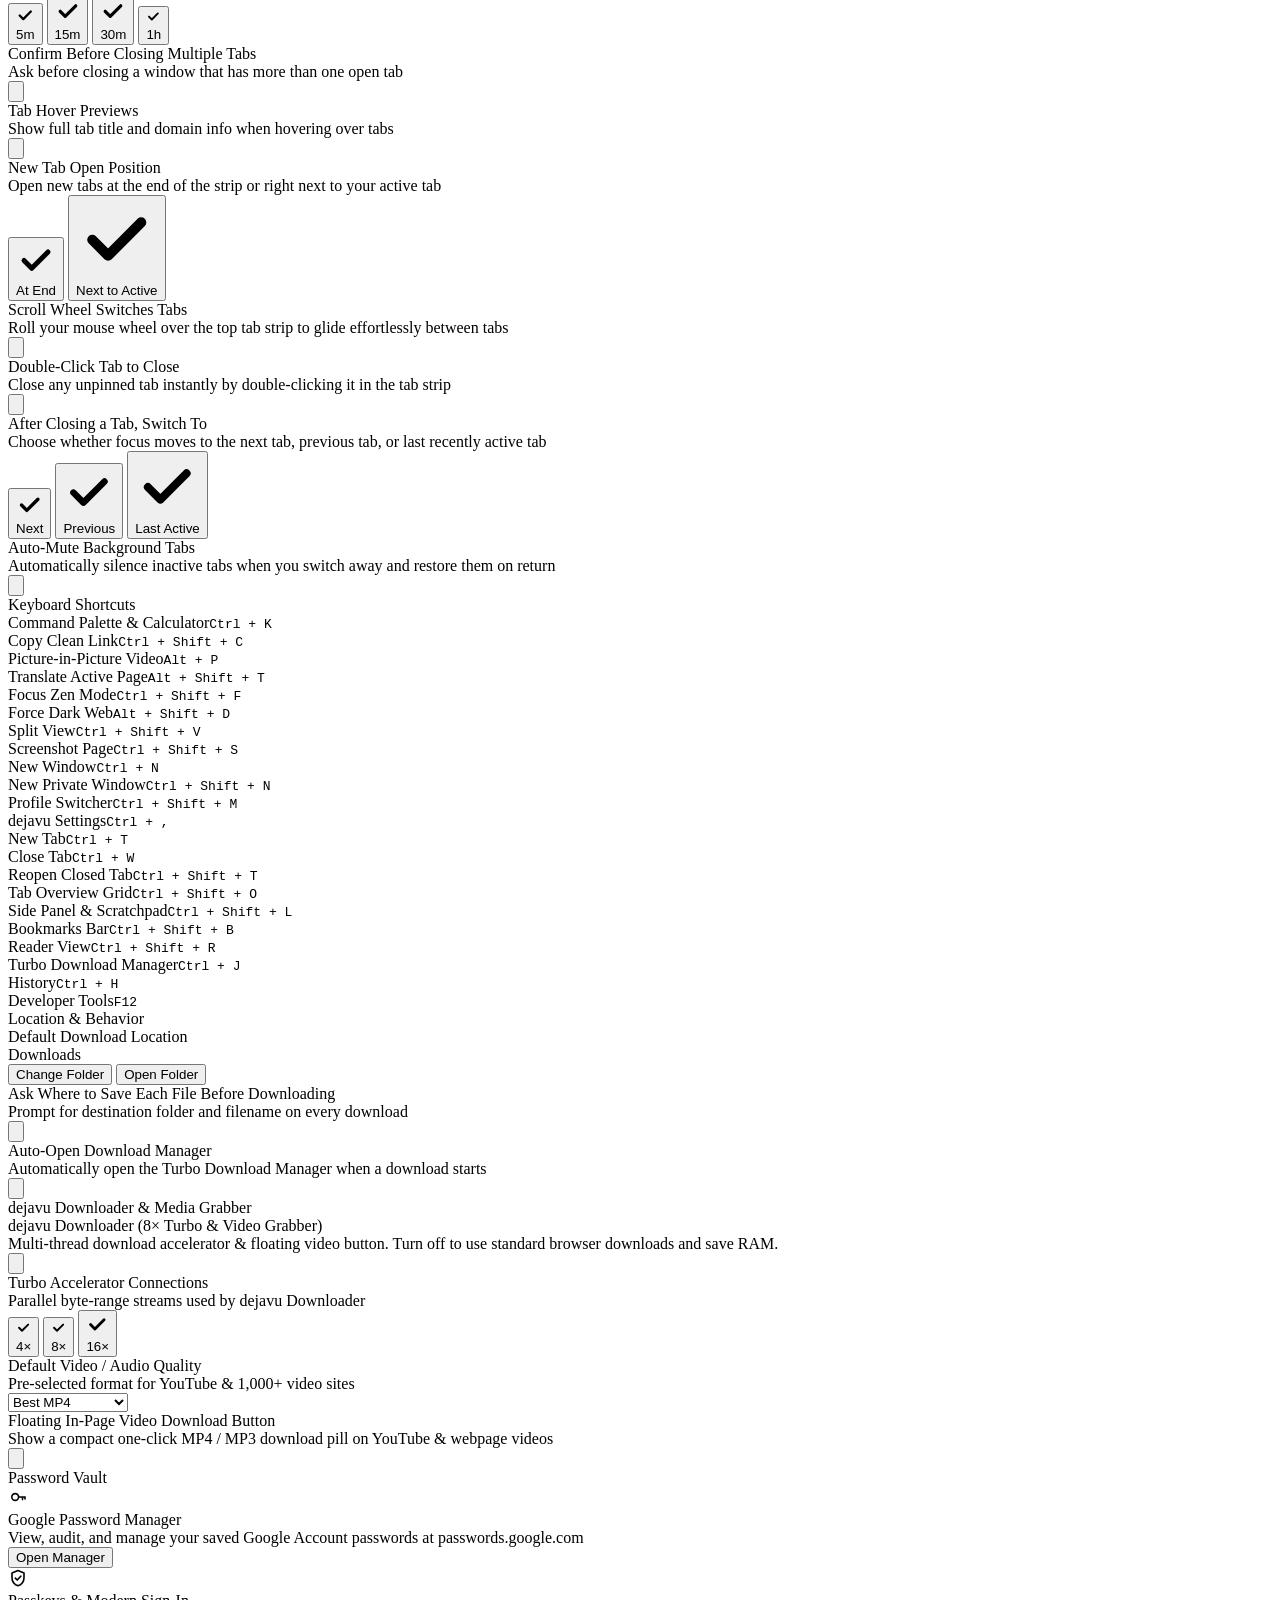
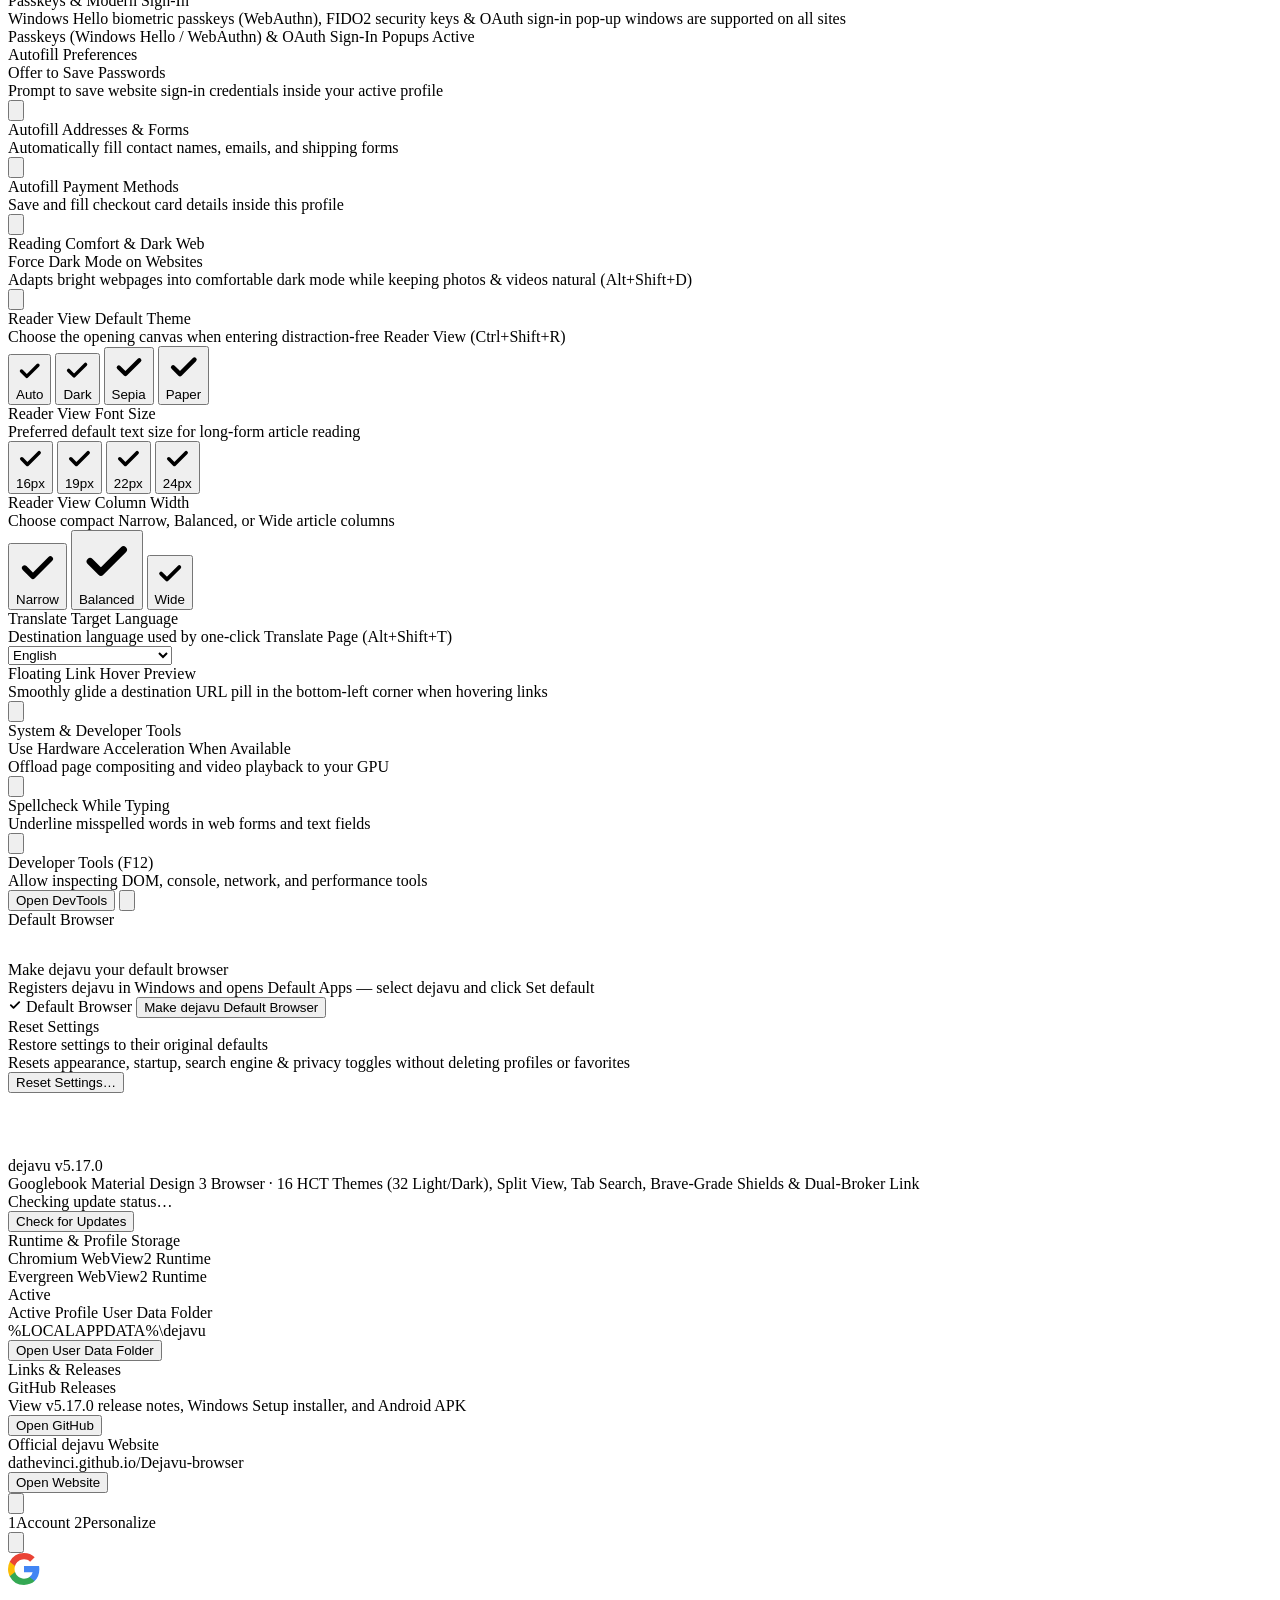
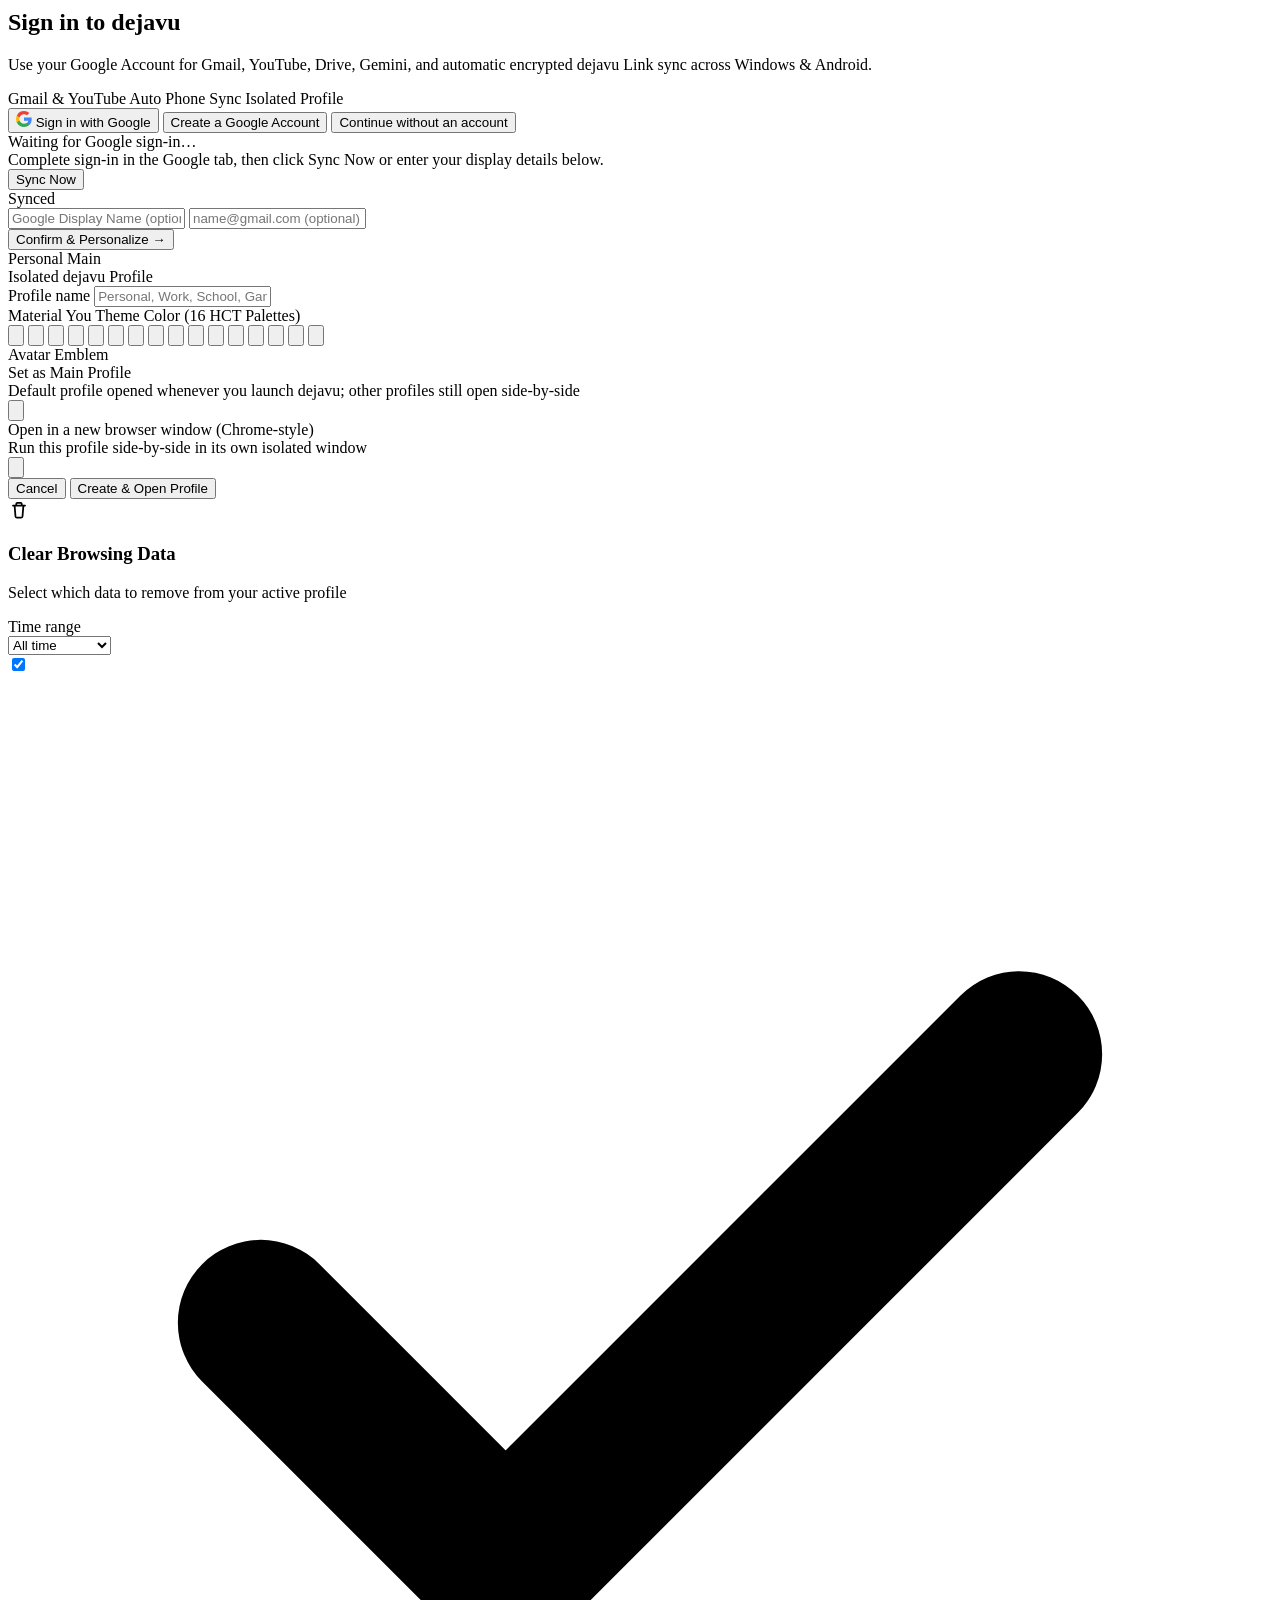
<file: ui/index.html>
<!DOCTYPE html>
<html lang="en">
<head>
  <meta charset="UTF-8">
  <meta name="viewport" content="width=device-width, initial-scale=1.0">
  <title>dejavu</title>
  <!--DEJAVU_BOOT-->
  <link rel="stylesheet" href="https://dejavu.local/styles.css">
</head>
<body class="theme-dark on-newtab app-booting">
  <!-- Zero-Idle-CPU Material Design 3 Wallpaper Surface -->
  <canvas id="newtab-canvas"></canvas>

  <!-- Google Chrome × Pixel Material Design 3 Top Chrome (88px base / 122px with Quick Access Bar) -->
  <header id="chrome-header">
    <!-- Row 1: Material Design 3 Top Tab Strip + Window Controls (40px) -->
    <div id="tabbar" class="chrome-row tabbar-row">
      <div class="tabbar-brand-slot">
        <button id="btn-home" class="brand-inner-btn" title="dejavu">
          <svg class="djv-m3-logo" viewBox="0 0 64 64" width="22" height="22" fill="none" xmlns="http://www.w3.org/2000/svg" aria-hidden="true">
            <rect x="2" y="2" width="60" height="60" rx="18" fill="var(--md-primary-container)"/>
            <path d="M31.4 33.8C29.0 23.4 20.6 12.6 13.0 13.8C8.6 14.5 7.8 20.8 10.8 27.6C13.6 33.8 21.4 36.6 31.4 35.4Z" fill="var(--md-primary)"/>
            <path d="M32.6 33.8C35.0 23.4 43.4 12.6 51.0 13.8C55.4 14.5 56.2 20.8 53.2 27.6C50.4 33.8 42.6 36.6 32.6 35.4Z" fill="var(--md-primary)"/>
            <path d="M31.2 34.4C26.2 24.4 19.6 17.4 13.2 17.0C16.2 24.8 22.8 31.8 31.2 34.4Z" fill="var(--md-on-primary-container)" fill-opacity="0.34"/>
            <path d="M32.8 34.4C37.8 24.4 44.4 17.4 50.8 17.0C47.8 24.8 41.2 31.8 32.8 34.4Z" fill="var(--md-on-primary-container)" fill-opacity="0.34"/>
            <path d="M31.2 36.6C23.0 36.4 15.2 39.2 15.0 44.8C14.8 49.0 19.4 51.6 24.6 49.6C28.6 48.0 30.8 43.2 31.2 36.6Z" fill="var(--md-on-primary-container)" fill-opacity="0.76"/>
            <path d="M32.8 36.6C41.0 36.4 48.8 39.2 49.0 44.8C49.2 49.0 44.6 51.6 39.4 49.6C35.4 48.0 33.2 43.2 32.8 36.6Z" fill="var(--md-on-primary-container)" fill-opacity="0.76"/>
            <path d="M32 19.5C33.5 23.6 34.1 27.8 33.8 33.4C33.5 39.0 32.9 45.2 32 47.6C31.1 45.2 30.5 39.0 30.2 33.4C29.9 27.8 30.5 23.6 32 19.5Z" fill="var(--md-on-primary-container)"/>
          </svg>
        </button>
        <button id="btn-group-pill" class="m3-chip group-badge-pill hidden" title="Active Tab Group (Click to switch)">
          <span id="group-badge-dot" class="group-badge-dot"></span>
          <span id="group-badge-name" class="group-badge-name"></span>
        </button>
      </div>

      <div id="tabs-area">
        <div id="tabs-strip" role="tablist">
          <div id="active-tab-glide" aria-hidden="true"></div>
        </div>
        <button id="btn-new-tab" class="m3-icon-btn" title="New Tab (Ctrl+T)">
          <svg viewBox="0 0 18 18" fill="none"><path d="M9 4.2v9.6M4.2 9h9.6" stroke="currentColor" stroke-width="1.8" stroke-linecap="round"/></svg>
        </button>
        <button id="btn-tab-search" class="m3-icon-btn tab-search-btn" title="Search Open &amp; Closed Tabs (Ctrl+Shift+A)" aria-label="Search Tabs">
          <svg viewBox="0 0 18 18" fill="none"><path d="M5.2 7.2L9 11l3.8-3.8" stroke="currentColor" stroke-width="1.8" stroke-linecap="round" stroke-linejoin="round"/></svg>
        </button>
        <div id="drag-spacer" class="drag-spacer"></div>
      </div>

      <div class="win-pill">
        <button id="win-min" class="win-btn win-min" title="Minimize">
          <svg viewBox="0 0 14 14" fill="none"><path d="M3.2 7h7.6" stroke="currentColor" stroke-width="1.4" stroke-linecap="round"/></svg>
        </button>
        <button id="win-max" class="win-btn win-max" title="Maximize">
          <svg class="ico-max" viewBox="0 0 14 14" fill="none"><rect x="3.3" y="3.3" width="7.4" height="7.4" rx="1.7" stroke="currentColor" stroke-width="1.35"/></svg>
          <svg class="ico-restore" viewBox="0 0 14 14" fill="none"><rect x="2.8" y="4.5" width="6.3" height="6.3" rx="1.4" stroke="currentColor" stroke-width="1.3"/><path d="M5.1 4.5V3.6A1.3 1.3 0 0 1 6.4 2.3h3.9a1.3 1.3 0 0 1 1.3 1.3v3.9a1.3 1.3 0 0 1-1.3 1.3h-.9" stroke="currentColor" stroke-width="1.3" stroke-linecap="round"/></svg>
        </button>
        <button id="win-close" class="win-btn win-close" title="Close">
          <svg viewBox="0 0 14 14" fill="none"><path d="M3.6 3.6l6.8 6.8M10.4 3.6l-6.8 6.8" stroke="currentColor" stroke-width="1.4" stroke-linecap="round"/></svg>
        </button>
      </div>
    </div>

    <!-- Row 2: Navigation Controls + Google Pixel M3 Pill Omnibox + Clean 5-Icon ChromeOS Utility Dock (48px) -->
    <div id="toolbar" class="chrome-row toolbar-row">
      <div class="toolbar-left">
        <button id="btn-sidebar" class="icon-btn m3-nav-btn rail-owned-btn" title="Toggle Side Panel (Ctrl+Shift+L)">
          <svg viewBox="0 0 24 24" fill="none" aria-hidden="true">
            <rect x="3" y="4" width="18" height="16" rx="3" stroke="currentColor" stroke-width="1.8"/>
            <path d="M9 4v16" stroke="currentColor" stroke-width="1.8"/>
            <path d="M5.5 8.5h1.2M5.5 12h1.2M5.5 15.5h1.2" stroke="currentColor" stroke-width="1.8" stroke-linecap="round"/>
          </svg>
        </button>
        <button id="btn-back" class="icon-btn m3-nav-btn" title="Back (Alt+Left)" disabled>
          <svg viewBox="0 0 24 24" fill="none" aria-hidden="true"><path d="M19 12H5.5M11.5 6L5.5 12l6 6" stroke="currentColor" stroke-width="1.8" stroke-linecap="round" stroke-linejoin="round"/></svg>
        </button>
        <button id="btn-forward" class="icon-btn m3-nav-btn" title="Forward (Alt+Right)" disabled>
          <svg viewBox="0 0 24 24" fill="none" aria-hidden="true"><path d="M5 12h13.5M12.5 6l6 6-6 6" stroke="currentColor" stroke-width="1.8" stroke-linecap="round" stroke-linejoin="round"/></svg>
        </button>
        <button id="btn-reload" class="icon-btn m3-nav-btn omnibox-reload-btn" title="Reload (Ctrl+R)">
          <svg class="icon-reload" viewBox="0 0 24 24" fill="none" aria-hidden="true"><path d="M19.5 12a7.5 7.5 0 1 1-2.1-5.2L19.5 9M19.5 4.5V9H15" stroke="currentColor" stroke-width="1.8" stroke-linecap="round" stroke-linejoin="round"/></svg>
          <svg class="icon-stop" viewBox="0 0 24 24" fill="none" aria-hidden="true"><path d="M6.5 6.5l11 11M17.5 6.5l-11 11" stroke="currentColor" stroke-width="1.85" stroke-linecap="round"/></svg>
        </button>
      </div>

      <!-- Center: Google Pixel Material Design 3 Pill Address Bar -->
      <div id="omnibox-pill" class="omnibox-pill">
        <div class="omnibox-left-actions">
          <button id="btn-shield" class="shield-chip active" title="dejavu Shields — Brave-Grade Ad, Tracker &amp; Fingerprint Protection">
            <svg viewBox="0 0 24 24" fill="none" aria-hidden="true"><path d="M12 2.5L4.5 5.5v5.6c0 4.9 3.2 9.2 7.5 10.4 4.3-1.2 7.5-5.5 7.5-10.4V5.5L12 2.5z" stroke="currentColor" stroke-width="1.8" stroke-linejoin="round"/><path class="shield-check" d="M8.8 12.2l2.1 2.1 4.4-4.6" stroke="currentColor" stroke-width="1.9" stroke-linecap="round" stroke-linejoin="round"/></svg>
            <span id="shield-count"></span>
          </button>
          <button id="btn-reader" class="omnibox-reader-btn hidden" title="Show Reader View (Ctrl+Shift+R)">
            <svg viewBox="0 0 24 24" fill="none" aria-hidden="true">
              <path d="M4.5 6.5h15M4.5 10.5h15M4.5 14.5h11M4.5 18.5h8" stroke="currentColor" stroke-width="1.8" stroke-linecap="round"/>
            </svg>
          </button>
        </div>

        <div class="omnibox-center">
          <span id="omnibox-icon" class="omnibox-icon" aria-hidden="true">
            <svg class="ico-lock" viewBox="0 0 24 24" fill="none"><rect x="5" y="10.5" width="14" height="9.5" rx="2.5" stroke="currentColor" stroke-width="1.8"/><path d="M8 10.5V7.8a4 4 0 0 1 8 0v2.7" stroke="currentColor" stroke-width="1.8" stroke-linecap="round"/></svg>
            <svg class="ico-search" viewBox="0 0 24 24" fill="none"><circle cx="10.5" cy="10.5" r="6.2" stroke="currentColor" stroke-width="1.8"/><path d="M15.2 15.2L20 20" stroke="currentColor" stroke-width="1.85" stroke-linecap="round"/></svg>
          </span>

          <div class="omnibox-text-wrap">
            <div id="omnibox-display" class="omnibox-display" aria-hidden="true">
              <span id="omnibox-domain" class="omnibox-domain is-placeholder">Search or enter website</span>
            </div>

            <input
              id="omnibox-input"
              type="text"
              spellcheck="false"
              autocomplete="off"
              placeholder="Search or enter website"
              aria-label="Address bar"
            >
          </div>
        </div>

        <div class="omnibox-actions">
          <button id="btn-zoom-pill" class="omnibox-zoom-pill hidden" title="Page Zoom (Click to reset to 100%)">100%</button>
          <button id="btn-fav-star" class="fav-star-btn hidden" title="Pin to Quick Access Bar (Ctrl+D)">
            <svg viewBox="0 0 24 24" fill="none" aria-hidden="true"><path d="M12 3.2l2.7 5.5 6.1.9-4.4 4.3 1 6.1L12 17.1 6.6 20l1-6.1-4.4-4.3 6.1-.9L12 3.2z" stroke="currentColor" stroke-width="1.8" stroke-linejoin="round"/></svg>
          </button>
          <button id="btn-share" class="icon-btn omni-share-btn" title="Share / Page Actions">
            <svg viewBox="0 0 24 24" fill="none" aria-hidden="true">
              <path d="M12 14.5V4M8 8l4-4 4 4" stroke="currentColor" stroke-width="1.8" stroke-linecap="round" stroke-linejoin="round"/>
              <path d="M5 12v6.5A1.5 1.5 0 0 0 6.5 20h11a1.5 1.5 0 0 0 1.5-1.5V12" stroke="currentColor" stroke-width="1.8" stroke-linecap="round"/>
            </svg>
          </button>
        </div>
      </div>

      <!-- Right: Calm ChromeOS Material Design 3 Dock (Split View, Downloads, Extensions, Profile, Menu) -->
      <div class="toolbar-right">
        <button type="button" id="btn-zen-pill" class="zen-badge-pill hidden" title="Focus Zen Mode active — Click or press Ctrl+Shift+F to exit">
          <svg viewBox="0 0 24 24" width="14" height="14" fill="none" aria-hidden="true"><circle cx="12" cy="12" r="7.5" stroke="currentColor" stroke-width="1.8"/><circle cx="12" cy="12" r="2.6" fill="currentColor"/></svg>
          <span>Zen</span>
        </button>

        <button type="button" id="btn-focus-timer" class="focus-timer-pill hidden" title="Focus Timer — Click to pause/resume · Right-click to reset">
          <span class="ft-dot" aria-hidden="true"></span>
          <span id="focus-timer-label">25:00</span>
        </button>

        <div id="private-badge-pill" class="private-badge-pill hidden" title="Private Browsing Window — History and cookies are not saved">
          <svg viewBox="0 0 24 24" width="15" height="15" fill="none" aria-hidden="true">
            <path d="M3 11.5h18M6.5 11.5l1.6-5.4a1.5 1.5 0 0 1 1.45-1.1h4.9a1.5 1.5 0 0 1 1.45 1.1l1.6 5.4" stroke="currentColor" stroke-width="1.8" stroke-linecap="round" stroke-linejoin="round"/>
            <circle cx="8" cy="16.2" r="2.6" stroke="currentColor" stroke-width="1.8"/>
            <circle cx="16" cy="16.2" r="2.6" stroke="currentColor" stroke-width="1.8"/>
            <path d="M10.6 16h2.8" stroke="currentColor" stroke-width="1.8" stroke-linecap="round"/>
          </svg>
          <span>Private</span>
        </div>

        <div class="util-pill">
          <button id="btn-split-view" class="icon-btn split-toolbar-btn" title="Split View — Browse two tabs side-by-side (Ctrl+Shift+V)">
            <svg viewBox="0 0 24 24" fill="none" aria-hidden="true">
              <rect x="3" y="4.5" width="18" height="15" rx="3" stroke="currentColor" stroke-width="1.8"/>
              <path d="M12 4.5v15" stroke="currentColor" stroke-width="1.8"/>
            </svg>
          </button>

          <button id="btn-downloads" class="icon-btn dl-trigger" title="Turbo Download Manager (8x · Ctrl+J)">
            <svg viewBox="0 0 24 24" fill="none" aria-hidden="true">
              <path d="M12 4v11M7.8 11.2L12 15.4l4.2-4.2M5 19h14" stroke="currentColor" stroke-width="1.8" stroke-linecap="round" stroke-linejoin="round"/>
            </svg>
            <span id="dl-dot" class="dl-dot hidden"></span>
          </button>

          <div id="pinned-extensions" class="pinned-extensions hidden" aria-label="Pinned Extensions"></div>

          <button id="btn-extensions" class="icon-btn ext-toolbar-btn" title="Extensions">
            <svg viewBox="0 0 24 24" fill="none" aria-hidden="true">
              <path d="M13.6 3.5a2 2 0 0 1 2 2v1h2.2a1.7 1.7 0 0 1 1.7 1.7v2.5h-1a2 2 0 0 0 0 4h1v2.5a1.7 1.7 0 0 1-1.7 1.7h-2.5v-1a2 2 0 0 0-4 0v1H8.2a1.7 1.7 0 0 1-1.7-1.7v-2.5h1a2 2 0 0 0 0-4h-1V8.2a1.7 1.7 0 0 1 1.7-1.7h3.4v-1a2 2 0 0 1 2-2z" stroke="currentColor" stroke-width="1.8" stroke-linecap="round" stroke-linejoin="round"/>
            </svg>
            <span id="ext-toolbar-dot" class="dl-dot hidden"></span>
          </button>

          <button id="btn-profile" class="profile-trigger profile-pill" title="Profiles &amp; Google Account (Ctrl+Shift+M)">
            <span id="profile-avatar-slot" class="profile-avatar-slot"></span>
            <span id="profile-pill-name" class="profile-pill-name">Personal</span>
            <span id="profile-update-dot" class="update-dot hidden"></span>
          </button>

          <button id="btn-menu" class="icon-btn menu-toolbar-btn" title="Customize and control dejavu">
            <svg viewBox="0 0 24 24" fill="none" aria-hidden="true">
              <circle cx="12" cy="5.5" r="1.65" fill="currentColor"/>
              <circle cx="12" cy="12" r="1.65" fill="currentColor"/>
              <circle cx="12" cy="18.5" r="1.65" fill="currentColor"/>
            </svg>
          </button>
        </div>
      </div>
    </div>

    <!-- Row 3: Optional Quick Access / Favorites Bar (34px when active) -->
    <nav id="favbar" class="favbar hidden" aria-label="Quick Access websites">
      <div id="favbar-list" class="favbar-list"></div>
    </nav>

    <!-- Material Design 3 2px Linear Loading Progress Hairline (GPU scaleX along top chrome bottom edge) -->
    <div id="load-progress" class="load-progress" aria-hidden="true"></div>
  </header>

  <!-- Floating M3 Detach Pill when dragging a tab out of the tab bar -->
  <div id="tab-detach-pill" class="tab-detach-pill hidden" aria-hidden="true">
    <svg viewBox="0 0 18 18" width="15" height="15" fill="none"><rect x="2.6" y="4.2" width="10.4" height="9.6" rx="2" stroke="currentColor" stroke-width="1.5"/><path d="M10.2 2.8h5v5M15 3l-4.6 4.6" stroke="currentColor" stroke-width="1.55" stroke-linecap="round" stroke-linejoin="round"/></svg>
    <span>Release to open in new window</span>
  </div>

  <!-- Google Pixel Material Design 3 Left Navigation Rail (56px) -->
  <aside id="m3-nav-rail" class="m3-nav-rail" aria-label="dejavu Navigation Rail">
    <div class="m3-rail-top">
      <button type="button" id="rail-home" class="m3-rail-item active" title="Start Page &amp; Quick Access">
        <span class="m3-rail-pill">
          <svg viewBox="0 0 24 24" width="20" height="20" fill="none" aria-hidden="true"><path d="M4 10.8L12 4.2l8 6.6v7.7a1.5 1.5 0 0 1-1.5 1.5H14.5v-5.4h-5V20H5.5A1.5 1.5 0 0 1 4 18.5v-7.7z" stroke="currentColor" stroke-width="1.8" stroke-linecap="round" stroke-linejoin="round"/></svg>
        </span>
      </button>

      <button type="button" id="rail-sidebar" class="m3-rail-item" title="Side Panel (Bookmarks, Reading List &amp; Tab Groups · Ctrl+Shift+L)">
        <span class="m3-rail-pill">
          <svg viewBox="0 0 24 24" width="20" height="20" fill="none" aria-hidden="true"><path d="M6 4h12a1.5 1.5 0 0 1 1.5 1.5V20L12 16l-7.5 4V5.5A1.5 1.5 0 0 1 6 4z" stroke="currentColor" stroke-width="1.8" stroke-linecap="round" stroke-linejoin="round"/></svg>
        </span>
      </button>

      <button type="button" id="rail-downloads" class="m3-rail-item" title="8x Turbo Download Manager (Ctrl+J)">
        <span class="m3-rail-pill">
          <svg viewBox="0 0 24 24" width="20" height="20" fill="none" aria-hidden="true"><path d="M12 4v11M7.8 11.2L12 15.4l4.2-4.2M5 19h14" stroke="currentColor" stroke-width="1.8" stroke-linecap="round" stroke-linejoin="round"/></svg>
          <span id="rail-dl-badge" class="m3-rail-badge hidden">0</span>
        </span>
      </button>

      <button type="button" id="rail-media" class="m3-rail-item" title="Grab Page Videos, Audio &amp; Streams (8x)">
        <span class="m3-rail-pill">
          <svg viewBox="0 0 24 24" width="20" height="20" fill="none" aria-hidden="true"><rect x="3.2" y="5" width="17.6" height="14" rx="3" stroke="currentColor" stroke-width="1.8"/><path d="M10 9.2L15.6 12 10 14.8V9.2z" fill="currentColor"/></svg>
          <span id="rail-media-dot" class="m3-rail-dot hidden"></span>
        </span>
      </button>

      <button type="button" id="rail-sync" class="m3-rail-item" title="dejavu Link (PC ↔ Android Sync)">
        <span class="m3-rail-pill">
          <svg viewBox="0 0 24 24" width="20" height="20" fill="none" aria-hidden="true"><rect x="3" y="5" width="11" height="9" rx="1.8" stroke="currentColor" stroke-width="1.8"/><path d="M6.5 17.2h4M8.5 14v3.2" stroke="currentColor" stroke-width="1.8" stroke-linecap="round"/><rect x="14.6" y="7.2" width="6.2" height="11.6" rx="1.6" stroke="currentColor" stroke-width="1.8"/><circle cx="17.7" cy="16.2" r="0.85" fill="currentColor"/></svg>
          <span id="rail-sync-dot" class="m3-rail-dot hidden"></span>
        </span>
      </button>

      <button type="button" id="rail-history" class="m3-rail-item" title="Browsing History (Ctrl+H)">
        <span class="m3-rail-pill">
          <svg viewBox="0 0 24 24" width="20" height="20" fill="none" aria-hidden="true"><path d="M3.8 12a8.2 8.2 0 1 0 2.4-5.8L3.8 8.6M3.8 4.4v4.2H8M12 7.8V12l3 1.9" stroke="currentColor" stroke-width="1.8" stroke-linecap="round" stroke-linejoin="round"/></svg>
        </span>
      </button>

      <button type="button" id="rail-tabs" class="m3-rail-item" title="Tab Overview Grid (Ctrl+Shift+O)">
        <span class="m3-rail-pill">
          <svg viewBox="0 0 24 24" width="20" height="20" fill="none" aria-hidden="true"><rect x="3.5" y="3.5" width="7" height="7" rx="2" stroke="currentColor" stroke-width="1.8"/><rect x="13.5" y="3.5" width="7" height="7" rx="2" stroke="currentColor" stroke-width="1.8"/><rect x="3.5" y="13.5" width="7" height="7" rx="2" stroke="currentColor" stroke-width="1.8"/><rect x="13.5" y="13.5" width="7" height="7" rx="2" stroke="currentColor" stroke-width="1.8"/></svg>
        </span>
      </button>
    </div>

    <div class="m3-rail-bottom">
      <button type="button" id="rail-settings" class="m3-rail-item" title="Settings &amp; Material You (Ctrl+,)">
        <span class="m3-rail-pill">
          <svg viewBox="0 0 24 24" width="20" height="20" fill="none" aria-hidden="true">
            <path d="M12 15a3 3 0 1 0 0-6 3 3 0 0 0 0 6z" stroke="currentColor" stroke-width="1.8" stroke-linecap="round" stroke-linejoin="round"/>
            <path d="M19.4 15a1.65 1.65 0 0 0 .33 1.82l.06.06a2 2 0 1 1-2.83 2.83l-.06-.06a1.65 1.65 0 0 0-1.82-.33 1.65 1.65 0 0 0-1 1.51V21a2 2 0 1 1-4 0v-.09a1.65 1.65 0 0 0-1.08-1.51 1.65 1.65 0 0 0-1.82.33l-.06.06a2 2 0 1 1-2.83-2.83l.06-.06a1.65 1.65 0 0 0 .33-1.82 1.65 1.65 0 0 0-1.51-1H3a2 2 0 1 1 0-4h.09a1.65 1.65 0 0 0 1.51-1.08 1.65 1.65 0 0 0-.33-1.82l-.06-.06a2 2 0 1 1 2.83-2.83l.06.06a1.65 1.65 0 0 0 1.82.33H9a1.65 1.65 0 0 0 1-1.51V3a2 2 0 1 1 4 0v.09a1.65 1.65 0 0 0 1 1.51 1.65 1.65 0 0 0 1.82-.33l.06-.06a2 2 0 1 1 2.83 2.83l-.06.06a1.65 1.65 0 0 0-.33 1.82V9c.26.6.85 1 1.51 1H21a2 2 0 1 1 0 4h-.09a1.65 1.65 0 0 0-1.51 1z" stroke="currentColor" stroke-width="1.8" stroke-linecap="round" stroke-linejoin="round"/>
          </svg>
        </span>
      </button>

      <button type="button" id="rail-collapse" class="m3-rail-item m3-rail-collapse" title="Hide Navigation Rail">
        <span class="m3-rail-pill">
          <svg viewBox="0 0 24 24" width="18" height="18" fill="none" aria-hidden="true"><path d="M14.5 6L8.5 12l6 6" stroke="currentColor" stroke-width="1.85" stroke-linecap="round" stroke-linejoin="round"/></svg>
        </span>
      </button>
    </div>
  </aside>

  <!-- Main Viewport: Material Design 3 Start Page, Tab Overview, Settings, Profile Setup & Turbo Downloads -->
  <main id="viewport">
    <section id="newtab-view">
      <div class="startpage-scroll">
        <div class="startpage-container">
          <!-- Calm Material 3 Brand Header, Optional Googlebook Clock & At-a-Glance Message of the Day -->
          <div class="hero-brand anim-rise-1">
            <div id="nt-clock-wrap" class="nt-clock-wrap hidden" aria-live="off">
              <div id="nt-clock-time" class="nt-clock-time">12:00</div>
              <div id="nt-clock-date" class="nt-clock-date">Tuesday, Nov 24</div>
            </div>
            <div class="hero-logo-wrap nt-logo">
              <svg id="newtab-logo" class="djv-m3-logo djv-m3-logo-hero" viewBox="0 0 64 64" width="64" height="64" fill="none" xmlns="http://www.w3.org/2000/svg" role="img" aria-label="dejavu">
                <rect x="2" y="2" width="60" height="60" rx="18" fill="var(--md-primary-container)"/>
                <path d="M31.4 33.8C29.0 23.4 20.6 12.6 13.0 13.8C8.6 14.5 7.8 20.8 10.8 27.6C13.6 33.8 21.4 36.6 31.4 35.4Z" fill="var(--md-primary)"/>
                <path d="M32.6 33.8C35.0 23.4 43.4 12.6 51.0 13.8C55.4 14.5 56.2 20.8 53.2 27.6C50.4 33.8 42.6 36.6 32.6 35.4Z" fill="var(--md-primary)"/>
                <path d="M31.2 34.4C26.2 24.4 19.6 17.4 13.2 17.0C16.2 24.8 22.8 31.8 31.2 34.4Z" fill="var(--md-on-primary-container)" fill-opacity="0.34"/>
                <path d="M32.8 34.4C37.8 24.4 44.4 17.4 50.8 17.0C47.8 24.8 41.2 31.8 32.8 34.4Z" fill="var(--md-on-primary-container)" fill-opacity="0.34"/>
                <path d="M31.2 36.6C23.0 36.4 15.2 39.2 15.0 44.8C14.8 49.0 19.4 51.6 24.6 49.6C28.6 48.0 30.8 43.2 31.2 36.6Z" fill="var(--md-on-primary-container)" fill-opacity="0.76"/>
                <path d="M32.8 36.6C41.0 36.4 48.8 39.2 49.0 44.8C49.2 49.0 44.6 51.6 39.4 49.6C35.4 48.0 33.2 43.2 32.8 36.6Z" fill="var(--md-on-primary-container)" fill-opacity="0.76"/>
                <path d="M32 19.5C33.5 23.6 34.1 27.8 33.8 33.4C33.5 39.0 32.9 45.2 32 47.6C31.1 45.2 30.5 39.0 30.2 33.4C29.9 27.8 30.5 23.6 32 19.5Z" fill="var(--md-on-primary-container)"/>
              </svg>
            </div>
            <h1 class="hero-title">dejavu</h1>
            <div id="sp-private-chip" class="sp-private-chip hidden">
              <svg viewBox="0 0 24 24" width="15" height="15" fill="none" aria-hidden="true">
                <path d="M3 11.5h18M6.5 11.5l1.6-5.4a1.5 1.5 0 0 1 1.45-1.1h4.9a1.5 1.5 0 0 1 1.45 1.1l1.6 5.4" stroke="currentColor" stroke-width="1.8" stroke-linecap="round" stroke-linejoin="round"/>
                <circle cx="8" cy="16.2" r="2.6" stroke="currentColor" stroke-width="1.8"/>
                <circle cx="16" cy="16.2" r="2.6" stroke="currentColor" stroke-width="1.8"/>
                <path d="M10.6 16h2.8" stroke="currentColor" stroke-width="1.8" stroke-linecap="round"/>
              </svg>
              <span>Private Window · History &amp; cookies are cleared when closed</span>
            </div>
            <!-- Unified Google Pixel Material Design 3 At-a-Glance Message of the Day Card -->
            <div id="nt-motd-wrap" class="nt-motd-wrap">
              <div id="nt-motd-card" class="nt-motd-card" aria-live="polite">
                <button type="button" id="nt-motd-medallion" class="nt-motd-medallion" title="Switch Profile &amp; Google Account (Ctrl+Shift+M)">
                  <svg id="nt-motd-tod-svg" viewBox="0 0 24 24" fill="none" aria-hidden="true">
                    <path d="M20.35 15.35A8.5 8.5 0 0 1 8.65 3.65a8.5 8.5 0 1 0 11.7 11.7z" stroke="currentColor" stroke-width="1.8" stroke-linecap="round" stroke-linejoin="round"/>
                  </svg>
                </button>
                <div class="nt-motd-body">
                  <div class="nt-motd-top">
                    <button type="button" id="startpage-profile-badge" class="motd-overline-btn" title="Switch Profile &amp; Google Account (Ctrl+Shift+M)">
                      <span class="motd-greet-pair"><span id="sp-badge-greeting" class="sp-badge-greeting">Good evening</span><span class="motd-comma">,&nbsp;</span><span id="sp-badge-name" class="sp-badge-name">Personal</span></span>
                      <span class="nt-motd-sep" aria-hidden="true">·</span>
                      <span id="nt-motd-date" class="nt-motd-date"></span>
                    </button>
                    <button type="button" id="sp-google-cta" class="motd-google-pill hidden" title="Sign in with Google or set up your Main Profile">
                      <svg viewBox="0 0 18 18" width="12" height="12" aria-hidden="true">
                        <path fill="#4285F4" d="M17.64 9.2c0-.64-.06-1.25-.16-1.84H9v3.48h4.84a4.14 4.14 0 0 1-1.8 2.72v2.26h2.92c1.71-1.57 2.68-3.89 2.68-6.62z"/>
                        <path fill="#34A853" d="M9 18c2.43 0 4.47-.8 5.96-2.18l-2.92-2.26c-.8.54-1.83.86-3.04.86-2.34 0-4.33-1.58-5.04-3.71H.96v2.33A9 9 0 0 0 9 18z"/>
                        <path fill="#FBBC05" d="M3.96 10.71A5.41 5.41 0 0 1 3.68 9c0-.59.1-1.17.28-1.71V4.96H.96A9 9 0 0 0 0 9c0 1.45.35 2.82.96 4.04l3-2.33z"/>
                        <path fill="#EA4335" d="M9 3.58c1.32 0 2.5.45 3.44 1.35l2.58-2.59C13.46.89 11.43 0 9 0A9 9 0 0 0 .96 4.96l3 2.33C4.67 5.16 6.66 3.58 9 3.58z"/>
                      </svg>
                      <span>Sign in with Google</span>
                    </button>
                  </div>
                  <button type="button" id="nt-motd-text" class="nt-motd-text" title="Click for another daily message">Clear focus turns small steps into remarkable days.</button>
                </div>
                <button type="button" id="nt-motd-refresh" class="nt-motd-refresh" title="Next daily message" aria-label="Next daily message">
                  <svg viewBox="0 0 24 24" fill="none" aria-hidden="true">
                    <path d="M19.5 12a7.5 7.5 0 1 1-2.1-5.2L19.5 9M19.5 4.5V9H15" stroke="currentColor" stroke-width="1.8" stroke-linecap="round" stroke-linejoin="round"/>
                  </svg>
                </button>
              </div>
            </div>
          </div>

          <!-- Google Pixel Material 3 Pill Search Bar -->
          <div class="hero-search-wrap anim-rise-2">
            <form id="newtab-search-form" class="hero-search">
              <svg class="hero-search-ico" viewBox="0 0 20 20" fill="none">
                <circle cx="9" cy="9" r="5.5" stroke="currentColor" stroke-width="1.55"/>
                <path d="M13.4 13.4L16.8 16.8" stroke="currentColor" stroke-width="1.65" stroke-linecap="round"/>
              </svg>
              <input
                id="newtab-search-input"
                type="text"
                spellcheck="false"
                autocomplete="off"
                placeholder="Search or enter website name"
                aria-label="Search the web"
              >
              <button type="submit" class="hero-go-btn" title="Go">
                <svg viewBox="0 0 18 18" fill="none"><path d="M4.2 9h9.6M9.8 4.6L14.2 9l-4.4 4.4" stroke="currentColor" stroke-width="1.65" stroke-linecap="round" stroke-linejoin="round"/></svg>
              </button>
            </form>
            <div id="newtab-suggest" class="hero-suggest hidden"></div>
          </div>

          <!-- Google Pixel / Chrome Material Design 3 Quick Access Tiles -->
          <div id="sp-sec-favorites" class="sp-section sp-favorites-tray anim-rise-3">
            <div id="shortcuts-grid" class="m3-fav-grid"></div>
          </div>

          <!-- Frequently Visited -->
          <div id="sp-sec-frequent" class="sp-section hidden anim-rise-4">
            <div class="sp-section-head">
              <span class="sp-section-pill">Frequently Visited</span>
            </div>
            <div id="frequent-grid" class="m3-frequent-grid"></div>
          </div>

          <!-- Google Pixel "At a Glance" Material Design 3 Expressive Tonal Status Strip -->
          <div id="sp-sec-privacy" class="sp-section sp-glance-section anim-rise-4">
            <div id="privacy-report-card" class="m3-glance-strip">
              <button type="button" id="newtab-shield-chip" class="m3-glance-item m3-glance-shield" title="Open Ad Blocker &amp; Privacy Settings">
                <span class="m3-glance-ico primary">
                  <svg viewBox="0 0 20 20" fill="none" width="16" height="16">
                    <path d="M10 2.4L3.8 5v4.8c0 3.9 2.6 6.9 6.2 8.1 3.6-1.2 6.2-4.2 6.2-8.1V5L10 2.4z" stroke="currentColor" stroke-width="1.6" stroke-linejoin="round"/>
                    <path d="M7.3 10.2l1.9 1.9 3.6-3.9" stroke="currentColor" stroke-width="1.65" stroke-linecap="round" stroke-linejoin="round"/>
                  </svg>
                </span>
                <span class="stat-dot" id="stat-dot"></span>
                <span id="newtab-stat-count" class="m3-glance-num">0</span>
                <span id="newtab-stat-label" class="m3-glance-lbl">blocked · Shield Active</span>
                <span id="newtab-stat-text" class="hidden"></span>
              </button>

              <span class="m3-glance-div" aria-hidden="true"></span>

              <button type="button" id="newtab-link-chip" class="m3-glance-item m3-glance-link" title="Open dejavu Link Hub (Google Auto-Sync PC ↔ Phone)">
                <span class="m3-glance-ico secondary">
                  <svg viewBox="0 0 18 18" fill="none" width="14" height="14">
                    <rect x="2.2" y="4" width="8.6" height="6.8" rx="1.4" stroke="currentColor" stroke-width="1.45"/>
                    <path d="M5 13h3.2M6.6 10.8V13" stroke="currentColor" stroke-width="1.35" stroke-linecap="round"/>
                    <rect x="11.2" y="5.2" width="4.6" height="8.6" rx="1.2" stroke="currentColor" stroke-width="1.45"/>
                    <circle cx="13.5" cy="12" r="0.65" fill="currentColor"/>
                  </svg>
                </span>
                <span id="newtab-link-text" class="m3-glance-lbl strong">dejavu Link</span>
              </button>

              <span class="m3-glance-div" aria-hidden="true"></span>

              <button type="button" id="newtab-ext-chip" class="m3-glance-item m3-glance-ext" title="Manage Chrome Extensions">
                <span class="m3-glance-ico secondary">
                  <svg viewBox="0 0 20 20" fill="none" width="15" height="15">
                    <path d="M11.6 3.2a1.7 1.7 0 0 1 1.7 1.7v.9h1.9a1.4 1.4 0 0 1 1.4 1.4v2.1h-.9a1.7 1.7 0 0 0 0 3.4h.9v2.1a1.4 1.4 0 0 1-1.4 1.4h-2.1v-.9a1.7 1.7 0 0 0-3.4 0v.9H7.2a1.4 1.4 0 0 1-1.4-1.4v-2.1h.9a1.7 1.7 0 0 0 0-3.4h-.9V7.2a1.4 1.4 0 0 1 1.4-1.4h2.7v-.9a1.7 1.7 0 0 1 1.7-1.7z" stroke="currentColor" stroke-width="1.5" stroke-linejoin="round"/>
                  </svg>
                </span>
                <span id="newtab-ext-text" class="m3-glance-lbl strong">Extensions</span>
              </button>
            </div>
          </div>

          <!-- Reading List Shelf -->
          <div id="sp-sec-reading" class="sp-section hidden anim-rise-4">
            <div class="sp-section-head">
              <span class="sp-section-pill">Reading List</span>
            </div>
            <div id="reading-grid" class="m3-reading-grid"></div>
          </div>
        </div>
      </div>

      <!-- Bottom-Left Link Hover Status Pill -->
      <div id="startpage-status-pill" class="sp-status-pill" aria-hidden="true">
        <span id="sp-status-lock" class="sp-status-lock">
          <svg viewBox="0 0 14 14" fill="none" width="11" height="11"><rect x="3.2" y="6.2" width="7.6" height="5.4" rx="1.5" stroke="currentColor" stroke-width="1.3"/><path d="M4.9 6.2V4.7a2.1 2.1 0 0 1 4.2 0v1.5" stroke="currentColor" stroke-width="1.3" stroke-linecap="round"/></svg>
        </span>
        <span id="startpage-status-text" class="sp-status-text"></span>
      </div>

      <!-- Pixelbook / ChromeOS M3 Customize Pill -->
      <button id="btn-wallpaper-store" class="customize-trigger" title="Customize Start Page &amp; Material You Wallpapers">
        <svg viewBox="0 0 18 18" fill="none" width="14" height="14">
          <path d="M12.6 3.2l2.2 2.2-8.4 8.4-3 .8.8-3 8.4-8.4z" stroke="currentColor" stroke-width="1.5" stroke-linejoin="round"/>
          <path d="M10.8 5l2.2 2.2" stroke="currentColor" stroke-width="1.4"/>
        </svg>
        <span>Customize dejavu</span>
      </button>
    </section>

    <!-- Material Design 3 Tab Overview Grid (Ctrl+Shift+O) -->
    <section id="tab-overview" class="tab-overview hidden" aria-label="Tab Overview">
      <div class="overview-bar">
        <div class="overview-bar-left">
          <button id="btn-ov-group" class="ov-group-pill" title="Switch Tab Group">
            <span id="ov-group-dot" class="group-badge-dot"></span>
            <span id="ov-group-name">Start Tabs</span>
            <span id="ov-tab-count" class="ov-count-badge">1</span>
          </button>
        </div>

        <div class="ov-search-pill">
          <svg viewBox="0 0 16 16" fill="none" width="14" height="14"><circle cx="7.2" cy="7.2" r="4.3" stroke="currentColor" stroke-width="1.45"/><path d="M10.7 10.7L13.5 13.5" stroke="currentColor" stroke-width="1.5" stroke-linecap="round"/></svg>
          <input id="ov-search-input" type="text" placeholder="Search Tabs" spellcheck="false" autocomplete="off">
        </div>

        <div class="overview-bar-right">
          <button id="btn-ov-new" class="ov-act-btn" title="New Tab">+ New Tab</button>
          <button id="btn-ov-done" class="ov-done-btn" title="Exit Tab Overview (Esc)">Done</button>
        </div>
      </div>

      <div id="overview-grid" class="overview-grid"></div>
    </section>

    <!-- Googlebook Material Design 3 Wallpaper & Style Studio (Artwork-First, Zero Clutter) -->
    <div id="wallpaper-store" class="wallpaper-store hidden">
      <div class="store-head">
        <div class="store-brand">
          <svg class="djv-m3-logo" viewBox="0 0 64 64" width="28" height="28" fill="none" xmlns="http://www.w3.org/2000/svg" aria-hidden="true">
            <rect x="2" y="2" width="60" height="60" rx="18" fill="var(--md-primary-container)"/>
            <path d="M31.4 33.8C29.0 23.4 20.6 12.6 13.0 13.8C8.6 14.5 7.8 20.8 10.8 27.6C13.6 33.8 21.4 36.6 31.4 35.4Z" fill="var(--md-primary)"/>
            <path d="M32.6 33.8C35.0 23.4 43.4 12.6 51.0 13.8C55.4 14.5 56.2 20.8 53.2 27.6C50.4 33.8 42.6 36.6 32.6 35.4Z" fill="var(--md-primary)"/>
            <path d="M31.2 34.4C26.2 24.4 19.6 17.4 13.2 17.0C16.2 24.8 22.8 31.8 31.2 34.4Z" fill="var(--md-on-primary-container)" fill-opacity="0.34"/>
            <path d="M32.8 34.4C37.8 24.4 44.4 17.4 50.8 17.0C47.8 24.8 41.2 31.8 32.8 34.4Z" fill="var(--md-on-primary-container)" fill-opacity="0.34"/>
            <path d="M31.2 36.6C23.0 36.4 15.2 39.2 15.0 44.8C14.8 49.0 19.4 51.6 24.6 49.6C28.6 48.0 30.8 43.2 31.2 36.6Z" fill="var(--md-on-primary-container)" fill-opacity="0.76"/>
            <path d="M32.8 36.6C41.0 36.4 48.8 39.2 49.0 44.8C49.2 49.0 44.6 51.6 39.4 49.6C35.4 48.0 33.2 43.2 32.8 36.6Z" fill="var(--md-on-primary-container)" fill-opacity="0.76"/>
            <path d="M32 19.5C33.5 23.6 34.1 27.8 33.8 33.4C33.5 39.0 32.9 45.2 32 47.6C31.1 45.2 30.5 39.0 30.2 33.4C29.9 27.8 30.5 23.6 32 19.5Z" fill="var(--md-on-primary-container)"/>
          </svg>
          <div class="store-title">Wallpaper &amp; Style</div>
        </div>

        <div class="store-mode-seg" id="store-mode-seg" role="tablist" aria-label="Customization view">
          <button type="button" class="store-mode-btn active" data-store-pane="wallpapers" role="tab" aria-selected="true">Wallpapers</button>
          <button type="button" class="store-mode-btn" data-store-pane="style" role="tab" aria-selected="false">Style &amp; Layout</button>
        </div>

        <div class="store-head-actions">
          <button type="button" id="btn-custom-wp" class="store-upload-btn" title="Upload your own wallpaper image">+ Photo</button>
          <button type="button" id="btn-store-more-options" class="icon-btn sm" title="Open Full Appearance Settings">
            <svg viewBox="0 0 24 24" width="17" height="17" fill="none"><path d="M12 15a3 3 0 1 0 0-6 3 3 0 0 0 0 6z" stroke="currentColor" stroke-width="1.8"/><path d="M19.4 15a1.65 1.65 0 0 0 .33 1.82l.06.06a2 2 0 1 1-2.83 2.83l-.06-.06a1.65 1.65 0 0 0-1.82-.33 1.65 1.65 0 0 0-1 1.51V21a2 2 0 1 1-4 0v-.09a1.65 1.65 0 0 0-1.08-1.51 1.65 1.65 0 0 0-1.82.33l-.06.06a2 2 0 1 1-2.83-2.83l.06-.06a1.65 1.65 0 0 0 .33-1.82 1.65 1.65 0 0 0-1.51-1H3a2 2 0 1 1 0-4h.09a1.65 1.65 0 0 0 1.51-1.08 1.65 1.65 0 0 0-.33-1.82l-.06-.06a2 2 0 1 1 2.83-2.83l.06.06a1.65 1.65 0 0 0 1.82.33H9a1.65 1.65 0 0 0 1-1.51V3a2 2 0 1 1 4 0v.09a1.65 1.65 0 0 0 1 1.51 1.65 1.65 0 0 0 1.82-.33l.06-.06a2 2 0 1 1 2.83 2.83l-.06.06a1.65 1.65 0 0 0-.33 1.82V9c.26.6.85 1 1.51 1H21a2 2 0 1 1 0 4h-.09a1.65 1.65 0 0 0-1.51 1z" stroke="currentColor" stroke-width="1.8" stroke-linecap="round" stroke-linejoin="round"/></svg>
          </button>
          <button type="button" id="btn-store-close" class="icon-btn sm" title="Close (Esc)">
            <svg viewBox="0 0 16 16" fill="none"><path d="M4.5 4.5l7 7M11.5 4.5l-7 7" stroke="currentColor" stroke-width="1.6" stroke-linecap="round"/></svg>
          </button>
        </div>
      </div>

      <!-- Pane 1: Clean Artwork-First Wallpaper Gallery -->
      <div id="store-pane-wallpapers" class="store-pane">
        <div class="store-filter-bar">
          <div class="store-tabs" id="store-tabs">
            <button type="button" class="store-tab active" data-cat="all"><svg class="chip-check" viewBox="0 0 16 16" fill="none"><path d="M3.2 8.2l3.1 3.1 6.5-6.5" stroke="currentColor" stroke-width="2" stroke-linecap="round" stroke-linejoin="round"/></svg><span>All (45)</span></button>
            <button type="button" class="store-tab" data-cat="googlebook"><svg class="chip-check" viewBox="0 0 16 16" fill="none"><path d="M3.2 8.2l3.1 3.1 6.5-6.5" stroke="currentColor" stroke-width="2" stroke-linecap="round" stroke-linejoin="round"/></svg><span>Googlebook (12)</span></button>
            <button type="button" class="store-tab" data-cat="material"><svg class="chip-check" viewBox="0 0 16 16" fill="none"><path d="M3.2 8.2l3.1 3.1 6.5-6.5" stroke="currentColor" stroke-width="2" stroke-linecap="round" stroke-linejoin="round"/></svg><span>Material (18)</span></button>
            <button type="button" class="store-tab" data-cat="butterfly"><svg class="chip-check" viewBox="0 0 16 16" fill="none"><path d="M3.2 8.2l3.1 3.1 6.5-6.5" stroke="currentColor" stroke-width="2" stroke-linecap="round" stroke-linejoin="round"/></svg><span>Butterfly (10)</span></button>
            <button type="button" class="store-tab" data-cat="froggie"><svg class="chip-check" viewBox="0 0 16 16" fill="none"><path d="M3.2 8.2l3.1 3.1 6.5-6.5" stroke="currentColor" stroke-width="2" stroke-linecap="round" stroke-linejoin="round"/></svg><span>Froggie (4)</span></button>
            <button type="button" class="store-tab" data-cat="dark"><svg class="chip-check" viewBox="0 0 16 16" fill="none"><path d="M3.2 8.2l3.1 3.1 6.5-6.5" stroke="currentColor" stroke-width="2" stroke-linecap="round" stroke-linejoin="round"/></svg><span>Dark</span></button>
            <button type="button" class="store-tab" data-cat="light"><svg class="chip-check" viewBox="0 0 16 16" fill="none"><path d="M3.2 8.2l3.1 3.1 6.5-6.5" stroke="currentColor" stroke-width="2" stroke-linecap="round" stroke-linejoin="round"/></svg><span>Light</span></button>
            <button type="button" class="store-tab" data-cat="live"><svg class="chip-check" viewBox="0 0 16 16" fill="none"><path d="M3.2 8.2l3.1 3.1 6.5-6.5" stroke="currentColor" stroke-width="2" stroke-linecap="round" stroke-linejoin="round"/></svg><span>Live</span></button>
          </div>
        </div>
        <div id="wallpaper-grid" class="wallpaper-grid"></div>
      </div>

      <!-- Pane 2: Googlebook Material You Style & Layout Studio -->
      <div id="store-pane-style" class="store-pane store-style-scroll hidden">
        <div class="store-style-card">
          <div class="store-style-head">
            <span class="store-style-label">1-Click Googlebook Themes</span>
            <span class="store-preset-hint">Wallpaper + Palette + Style</span>
          </div>
          <div class="gb-presets-strip compact" id="store-gb-presets" data-gb-presets="true">
            <button type="button" class="gb-preset-chip" data-preset="pixel-night">
              <span class="gb-preset-orb" style="--p1:#111318;--p2:#a8c7fa;--p3:#0842a0"></span>
              <span class="gb-preset-name">Pixel Night</span>
            </button>
            <button type="button" class="gb-preset-chip" data-preset="amoled-obsidian">
              <span class="gb-preset-orb" style="--p1:#000000;--p2:#b8c8e2;--p3:#344154"></span>
              <span class="gb-preset-name">AMOLED</span>
            </button>
            <button type="button" class="gb-preset-chip" data-preset="porcelain-studio">
              <span class="gb-preset-orb" style="--p1:#faf9ff;--p2:#1b6ef3;--p3:#d3e3fd"></span>
              <span class="gb-preset-name">Porcelain</span>
            </button>
            <button type="button" class="gb-preset-chip" data-preset="nordic-sage">
              <span class="gb-preset-orb" style="--p1:#101511;--p2:#8bd89b;--p3:#1d4d2c"></span>
              <span class="gb-preset-name">Nordic Sage</span>
            </button>
            <button type="button" class="gb-preset-chip" data-preset="berry-studio">
              <span class="gb-preset-orb" style="--p1:#171117;--p2:#f2b0e6;--p3:#692f64"></span>
              <span class="gb-preset-name">Berry Studio</span>
            </button>
          </div>
        </div>

        <div class="store-style-card">
          <div class="store-style-head">
            <span class="store-style-label">Material You Palette</span>
            <label class="sp-pref-chip">
              <span>Auto-match</span>
              <button type="button" id="pref-auto-theme" class="liquid-switch m3-switch sm on" role="switch" aria-checked="true"><span class="switch-knob"><svg class="sw-check" viewBox="0 0 16 16" fill="none"><path d="M3.4 8.3l3.1 3.1 6.1-6.2" stroke="currentColor" stroke-width="2.2" stroke-linecap="round" stroke-linejoin="round"/></svg></span></button>
            </label>
          </div>
          <div class="store-swatch-orbs" id="store-accent-swatches">
            <button type="button" class="accent-swatch orb active" data-accent-choice="amethyst" title="Amethyst"><span class="sw-dot" style="--sw:#d0bcff;--sw-ring:#4f378b"><svg class="sw-check-ico" viewBox="0 0 16 16" fill="none"><path d="M3.5 8.2l3 3 6-6" stroke="currentColor" stroke-width="2.2" stroke-linecap="round" stroke-linejoin="round"/></svg></span></button>
            <button type="button" class="accent-swatch orb" data-accent-choice="sapphire" title="Pixel Blue"><span class="sw-dot" style="--sw:#a8c7fa;--sw-ring:#0842a0"><svg class="sw-check-ico" viewBox="0 0 16 16" fill="none"><path d="M3.5 8.2l3 3 6-6" stroke="currentColor" stroke-width="2.2" stroke-linecap="round" stroke-linejoin="round"/></svg></span></button>
            <button type="button" class="accent-swatch orb" data-accent-choice="indigo" title="Royal Indigo"><span class="sw-dot" style="--sw:#bbc3ff;--sw-ring:#303f9f"><svg class="sw-check-ico" viewBox="0 0 16 16" fill="none"><path d="M3.5 8.2l3 3 6-6" stroke="currentColor" stroke-width="2.2" stroke-linecap="round" stroke-linejoin="round"/></svg></span></button>
            <button type="button" class="accent-swatch orb" data-accent-choice="ocean" title="Glacier Cyan"><span class="sw-dot" style="--sw:#72d5f5;--sw-ring:#004e66"><svg class="sw-check-ico" viewBox="0 0 16 16" fill="none"><path d="M3.5 8.2l3 3 6-6" stroke="currentColor" stroke-width="2.2" stroke-linecap="round" stroke-linejoin="round"/></svg></span></button>
            <button type="button" class="accent-swatch orb" data-accent-choice="aurora" title="Aurora Teal"><span class="sw-dot" style="--sw:#7bd8c6;--sw-ring:#005048"><svg class="sw-check-ico" viewBox="0 0 16 16" fill="none"><path d="M3.5 8.2l3 3 6-6" stroke="currentColor" stroke-width="2.2" stroke-linecap="round" stroke-linejoin="round"/></svg></span></button>
            <button type="button" class="accent-swatch orb" data-accent-choice="emerald" title="Botanical Jade"><span class="sw-dot" style="--sw:#8bd89b;--sw-ring:#005321"><svg class="sw-check-ico" viewBox="0 0 16 16" fill="none"><path d="M3.5 8.2l3 3 6-6" stroke="currentColor" stroke-width="2.2" stroke-linecap="round" stroke-linejoin="round"/></svg></span></button>
            <button type="button" class="accent-swatch orb" data-accent-choice="forest" title="Pine Moss"><span class="sw-dot" style="--sw:#9cd49f;--sw-ring:#1d5128"><svg class="sw-check-ico" viewBox="0 0 16 16" fill="none"><path d="M3.5 8.2l3 3 6-6" stroke="currentColor" stroke-width="2.2" stroke-linecap="round" stroke-linejoin="round"/></svg></span></button>
            <button type="button" class="accent-swatch orb" data-accent-choice="lime" title="Matcha Olive"><span class="sw-dot" style="--sw:#c4d97a;--sw-ring:#404c00"><svg class="sw-check-ico" viewBox="0 0 16 16" fill="none"><path d="M3.5 8.2l3 3 6-6" stroke="currentColor" stroke-width="2.2" stroke-linecap="round" stroke-linejoin="round"/></svg></span></button>
            <button type="button" class="accent-swatch orb" data-accent-choice="gold" title="Honey Amber"><span class="sw-dot" style="--sw:#ffb951;--sw-ring:#643e00"><svg class="sw-check-ico" viewBox="0 0 16 16" fill="none"><path d="M3.5 8.2l3 3 6-6" stroke="currentColor" stroke-width="2.2" stroke-linecap="round" stroke-linejoin="round"/></svg></span></button>
            <button type="button" class="accent-swatch orb" data-accent-choice="terracotta" title="Sienna Clay"><span class="sw-dot" style="--sw:#f2b89b;--sw-ring:#6d391e"><svg class="sw-check-ico" viewBox="0 0 16 16" fill="none"><path d="M3.5 8.2l3 3 6-6" stroke="currentColor" stroke-width="2.2" stroke-linecap="round" stroke-linejoin="round"/></svg></span></button>
            <button type="button" class="accent-swatch orb" data-accent-choice="coral" title="Sunset Coral"><span class="sw-dot" style="--sw:#ffb59d;--sw-ring:#822806"><svg class="sw-check-ico" viewBox="0 0 16 16" fill="none"><path d="M3.5 8.2l3 3 6-6" stroke="currentColor" stroke-width="2.2" stroke-linecap="round" stroke-linejoin="round"/></svg></span></button>
            <button type="button" class="accent-swatch orb" data-accent-choice="crimson" title="Crimson Clay"><span class="sw-dot" style="--sw:#ffb3b5;--sw-ring:#920020"><svg class="sw-check-ico" viewBox="0 0 16 16" fill="none"><path d="M3.5 8.2l3 3 6-6" stroke="currentColor" stroke-width="2.2" stroke-linecap="round" stroke-linejoin="round"/></svg></span></button>
            <button type="button" class="accent-swatch orb" data-accent-choice="rose" title="Velvet Rose"><span class="sw-dot" style="--sw:#ffb0ce;--sw-ring:#7b294d"><svg class="sw-check-ico" viewBox="0 0 16 16" fill="none"><path d="M3.5 8.2l3 3 6-6" stroke="currentColor" stroke-width="2.2" stroke-linecap="round" stroke-linejoin="round"/></svg></span></button>
            <button type="button" class="accent-swatch orb" data-accent-choice="plum" title="Deep Berry"><span class="sw-dot" style="--sw:#f2b0e6;--sw-ring:#692f64"><svg class="sw-check-ico" viewBox="0 0 16 16" fill="none"><path d="M3.5 8.2l3 3 6-6" stroke="currentColor" stroke-width="2.2" stroke-linecap="round" stroke-linejoin="round"/></svg></span></button>
            <button type="button" class="accent-swatch orb" data-accent-choice="lavender" title="Orchid Mist"><span class="sw-dot" style="--sw:#e2b7ff;--sw-ring:#612b87"><svg class="sw-check-ico" viewBox="0 0 16 16" fill="none"><path d="M3.5 8.2l3 3 6-6" stroke="currentColor" stroke-width="2.2" stroke-linecap="round" stroke-linejoin="round"/></svg></span></button>
            <button type="button" class="accent-swatch orb" data-accent-choice="silver" title="Titanium Slate"><span class="sw-dot" style="--sw:#b8c8e2;--sw-ring:#38485e"><svg class="sw-check-ico" viewBox="0 0 16 16" fill="none"><path d="M3.5 8.2l3 3 6-6" stroke="currentColor" stroke-width="2.2" stroke-linecap="round" stroke-linejoin="round"/></svg></span></button>
          </div>
        </div>

        <div class="store-style-grid">
          <div class="store-style-row">
            <span class="store-style-label">Theme Mode</span>
            <div class="m3-segmented compact opt-seg" id="store-appearance-mode">
              <button type="button" class="m3-seg-btn opt-seg-btn active" data-val="auto"><span>Auto</span></button>
              <button type="button" class="m3-seg-btn opt-seg-btn" data-val="light"><span>Light</span></button>
              <button type="button" class="m3-seg-btn opt-seg-btn" data-val="dark"><span>Dark</span></button>
            </div>
          </div>

          <div class="store-style-row">
            <span class="store-style-label">Material Style</span>
            <div class="m3-segmented compact opt-seg" id="store-material-style">
              <button type="button" class="m3-seg-btn opt-seg-btn active" data-val="tonal"><span>Tonal</span></button>
              <button type="button" class="m3-seg-btn opt-seg-btn" data-val="vibrant"><span>Vibrant</span></button>
              <button type="button" class="m3-seg-btn opt-seg-btn" data-val="minimal"><span>Minimal</span></button>
            </div>
          </div>

          <div class="store-style-row">
            <span class="store-style-label">Tab Bar Style</span>
            <div class="m3-segmented compact opt-seg" id="store-tabbar-style">
              <button type="button" class="m3-seg-btn opt-seg-btn active" data-val="googlebook"><span>Googlebook</span></button>
              <button type="button" class="m3-seg-btn opt-seg-btn" data-val="floating"><span>Floating</span></button>
              <button type="button" class="m3-seg-btn opt-seg-btn" data-val="classic"><span>Classic</span></button>
            </div>
          </div>

          <div class="store-style-row">
            <span class="store-style-label">Shortcut Shape</span>
            <div class="m3-segmented compact opt-seg" id="store-shortcut-style">
              <button type="button" class="m3-seg-btn opt-seg-btn active" data-val="circle"><span>Circles</span></button>
              <button type="button" class="m3-seg-btn opt-seg-btn" data-val="tile"><span>Tiles</span></button>
            </div>
          </div>

          <div class="store-style-row">
            <span class="store-style-label">Start Page Clock</span>
            <div class="m3-segmented compact opt-seg" id="store-clock-style">
              <button type="button" class="m3-seg-btn opt-seg-btn active" data-val="off"><span>Off</span></button>
              <button type="button" class="m3-seg-btn opt-seg-btn" data-val="minimal"><span>Minimal</span></button>
              <button type="button" class="m3-seg-btn opt-seg-btn" data-val="bold"><span>Bold</span></button>
            </div>
          </div>

          <div class="store-style-row">
            <span class="store-style-label">AMOLED Pitch Black</span>
            <button type="button" id="store-amoled-dark" class="liquid-switch m3-switch sm" role="switch" aria-checked="false"><span class="switch-knob"><svg class="sw-check" viewBox="0 0 16 16" fill="none"><path d="M3.4 8.3l3.1 3.1 6.1-6.2" stroke="currentColor" stroke-width="2.2" stroke-linecap="round" stroke-linejoin="round"/></svg></span></button>
          </div>

          <div class="store-style-row">
            <span class="store-style-label">Corner Roundness</span>
            <div class="m3-segmented compact opt-seg" id="store-corner-radius">
              <button type="button" class="m3-seg-btn opt-seg-btn active" data-val="rounded"><span>Rounded</span></button>
              <button type="button" class="m3-seg-btn opt-seg-btn" data-val="pill"><span>Pill</span></button>
              <button type="button" class="m3-seg-btn opt-seg-btn" data-val="sharp"><span>Sharp</span></button>
            </div>
          </div>

          <div class="store-style-row">
            <span class="store-style-label">Interface Density</span>
            <div class="m3-segmented compact opt-seg" id="store-ui-density">
              <button type="button" class="m3-seg-btn opt-seg-btn" data-val="compact"><span>Compact</span></button>
              <button type="button" class="m3-seg-btn opt-seg-btn active" data-val="comfortable"><span>Cozy</span></button>
              <button type="button" class="m3-seg-btn opt-seg-btn" data-val="spacious"><span>Airy</span></button>
            </div>
          </div>

          <div class="store-style-row">
            <span class="store-style-label">Animation Feel</span>
            <div class="m3-segmented compact opt-seg" id="store-animation-speed">
              <button type="button" class="m3-seg-btn opt-seg-btn active" data-val="fluid"><span>Fluid</span></button>
              <button type="button" class="m3-seg-btn opt-seg-btn" data-val="snappy"><span>Snappy</span></button>
              <button type="button" class="m3-seg-btn opt-seg-btn" data-val="off"><span>Off</span></button>
            </div>
          </div>

          <div class="store-style-row">
            <span class="store-style-label">Address Bar</span>
            <div class="m3-segmented compact opt-seg" id="store-omnibox-style">
              <button type="button" class="m3-seg-btn opt-seg-btn active" data-val="pill"><span>Pill</span></button>
              <button type="button" class="m3-seg-btn opt-seg-btn" data-val="outlined"><span>Outline</span></button>
              <button type="button" class="m3-seg-btn opt-seg-btn" data-val="elevated"><span>Lift</span></button>
            </div>
          </div>

          <div class="store-style-row">
            <span class="store-style-label">Start Page Layout</span>
            <div class="m3-segmented compact opt-seg" id="store-sp-layout">
              <button type="button" class="m3-seg-btn opt-seg-btn active" data-val="balanced"><span>Balanced</span></button>
              <button type="button" class="m3-seg-btn opt-seg-btn" data-val="minimal"><span>Minimal</span></button>
              <button type="button" class="m3-seg-btn opt-seg-btn" data-val="focus"><span>Focus</span></button>
            </div>
          </div>

          <div class="store-style-row">
            <span class="store-style-label">Shortcut Columns</span>
            <div class="m3-segmented compact opt-seg" id="store-sc-columns">
              <button type="button" class="m3-seg-btn opt-seg-btn" data-val="4"><span>4</span></button>
              <button type="button" class="m3-seg-btn opt-seg-btn active" data-val="5"><span>5</span></button>
              <button type="button" class="m3-seg-btn opt-seg-btn" data-val="6"><span>6</span></button>
            </div>
          </div>
        </div>

        <div class="sp-prefs-bar">
          <label class="sp-pref-chip">
            <span>Quick Access</span>
            <button type="button" id="pref-favorites" class="liquid-switch m3-switch sm on" role="switch" aria-checked="true"><span class="switch-knob"><svg class="sw-check" viewBox="0 0 16 16" fill="none"><path d="M3.4 8.3l3.1 3.1 6.1-6.2" stroke="currentColor" stroke-width="2.2" stroke-linecap="round" stroke-linejoin="round"/></svg></span></button>
          </label>
          <label class="sp-pref-chip">
            <span>Frequent</span>
            <button type="button" id="pref-frequent" class="liquid-switch m3-switch sm on" role="switch" aria-checked="true"><span class="switch-knob"><svg class="sw-check" viewBox="0 0 16 16" fill="none"><path d="M3.4 8.3l3.1 3.1 6.1-6.2" stroke="currentColor" stroke-width="2.2" stroke-linecap="round" stroke-linejoin="round"/></svg></span></button>
          </label>
          <label class="sp-pref-chip">
            <span>At a Glance</span>
            <button type="button" id="pref-privacy" class="liquid-switch m3-switch sm on" role="switch" aria-checked="true"><span class="switch-knob"><svg class="sw-check" viewBox="0 0 16 16" fill="none"><path d="M3.4 8.3l3.1 3.1 6.1-6.2" stroke="currentColor" stroke-width="2.2" stroke-linecap="round" stroke-linejoin="round"/></svg></span></button>
          </label>
          <label class="sp-pref-chip">
            <span>Reading List</span>
            <button type="button" id="pref-reading" class="liquid-switch m3-switch sm on" role="switch" aria-checked="true"><span class="switch-knob"><svg class="sw-check" viewBox="0 0 16 16" fill="none"><path d="M3.4 8.3l3.1 3.1 6.1-6.2" stroke="currentColor" stroke-width="2.2" stroke-linecap="round" stroke-linejoin="round"/></svg></span></button>
          </label>
          <label class="sp-pref-chip">
            <span>Daily Note</span>
            <button type="button" id="pref-motd" class="liquid-switch m3-switch sm on" role="switch" aria-checked="true"><span class="switch-knob"><svg class="sw-check" viewBox="0 0 16 16" fill="none"><path d="M3.4 8.3l3.1 3.1 6.1-6.2" stroke="currentColor" stroke-width="2.2" stroke-linecap="round" stroke-linejoin="round"/></svg></span></button>
          </label>
        </div>
      </div>
    </div>

    <!-- Full-Viewport Google Chrome × Pixel Material Design 3 Settings Workspace (Ctrl+,) -->
    <section id="settings-overlay" class="settings-overlay hidden" aria-label="dejavu Settings">
      <div id="options-modal" class="settings-window m3-settings-workspace">
        <!-- Top M3 Settings App Bar -->
        <header class="m3-settings-appbar">
          <div class="m3-appbar-brand">
            <svg class="djv-m3-logo" viewBox="0 0 64 64" width="32" height="32" fill="none" xmlns="http://www.w3.org/2000/svg" aria-hidden="true">
              <rect x="2" y="2" width="60" height="60" rx="18" fill="var(--md-primary-container)"/>
              <path d="M31.4 33.8C29.0 23.4 20.6 12.6 13.0 13.8C8.6 14.5 7.8 20.8 10.8 27.6C13.6 33.8 21.4 36.6 31.4 35.4Z" fill="var(--md-primary)"/>
              <path d="M32.6 33.8C35.0 23.4 43.4 12.6 51.0 13.8C55.4 14.5 56.2 20.8 53.2 27.6C50.4 33.8 42.6 36.6 32.6 35.4Z" fill="var(--md-primary)"/>
              <path d="M31.2 34.4C26.2 24.4 19.6 17.4 13.2 17.0C16.2 24.8 22.8 31.8 31.2 34.4Z" fill="var(--md-on-primary-container)" fill-opacity="0.34"/>
              <path d="M32.8 34.4C37.8 24.4 44.4 17.4 50.8 17.0C47.8 24.8 41.2 31.8 32.8 34.4Z" fill="var(--md-on-primary-container)" fill-opacity="0.34"/>
              <path d="M31.2 36.6C23.0 36.4 15.2 39.2 15.0 44.8C14.8 49.0 19.4 51.6 24.6 49.6C28.6 48.0 30.8 43.2 31.2 36.6Z" fill="var(--md-on-primary-container)" fill-opacity="0.76"/>
              <path d="M32.8 36.6C41.0 36.4 48.8 39.2 49.0 44.8C49.2 49.0 44.6 51.6 39.4 49.6C35.4 48.0 33.2 43.2 32.8 36.6Z" fill="var(--md-on-primary-container)" fill-opacity="0.76"/>
              <path d="M32 19.5C33.5 23.6 34.1 27.8 33.8 33.4C33.5 39.0 32.9 45.2 32 47.6C31.1 45.2 30.5 39.0 30.2 33.4C29.9 27.8 30.5 23.6 32 19.5Z" fill="var(--md-on-primary-container)"/>
            </svg>
            <span class="m3-appbar-title">Settings</span>
            <span id="settings-version-sub" class="m3-tonal-badge">v5.17.0</span>
          </div>

          <div class="m3-appbar-search">
            <svg viewBox="0 0 18 18" width="17" height="17" fill="none" aria-hidden="true">
              <circle cx="8" cy="8" r="5" stroke="currentColor" stroke-width="1.6"/>
              <path d="M12 12l3.6 3.6" stroke="currentColor" stroke-width="1.65" stroke-linecap="round"/>
            </svg>
            <input id="settings-search-input" type="text" placeholder="Search settings..." spellcheck="false" autocomplete="off" aria-label="Search settings">
            <button type="button" id="btn-settings-search-clear" class="m3-search-clear hidden" title="Clear search">
              <svg viewBox="0 0 14 14" width="12" height="12" fill="none"><path d="M3.5 3.5l7 7M10.5 3.5l-7 7" stroke="currentColor" stroke-width="1.6" stroke-linecap="round"/></svg>
            </button>
          </div>

          <div class="m3-appbar-actions">
            <button type="button" id="btn-settings-done" class="m3-btn m3-btn-filled" title="Close Settings (Esc)">Done</button>
          </div>
        </header>

        <!-- Body: Left M3 Navigation Drawer + Right Pixel Settings Canvas -->
        <div class="m3-settings-body">
          <aside class="settings-sidebar m3-settings-drawer">
            <nav id="settings-nav" class="settings-nav" role="tablist" aria-label="Settings Categories">
              <button type="button" class="settings-nav-item active" data-pane="you" role="tab">
                <span class="snav-ico"><svg viewBox="0 0 20 20" fill="none"><circle cx="10" cy="6.6" r="3.2" stroke="currentColor" stroke-width="1.6"/><path d="M4.2 16.4c.7-2.8 2.9-4.4 5.8-4.4s5.1 1.6 5.8 4.4" stroke="currentColor" stroke-width="1.6" stroke-linecap="round"/></svg></span>
                <span>You and Google</span>
              </button>
              <button type="button" class="settings-nav-item" data-pane="appearance" role="tab">
                <span class="snav-ico"><svg viewBox="0 0 20 20" fill="none"><circle cx="10" cy="10" r="6.4" stroke="currentColor" stroke-width="1.6"/><path d="M10 3.6a6.4 6.4 0 0 1 0 12.8V3.6z" fill="currentColor" opacity="0.72"/></svg></span>
                <span>Appearance &amp; Material You</span>
              </button>
              <button type="button" class="settings-nav-item" data-pane="privacy" role="tab">
                <span class="snav-ico"><svg viewBox="0 0 20 20" fill="none"><path d="M10 2.6L4 5v4.7c0 3.9 2.5 6.8 6 8.1 3.5-1.3 6-4.2 6-8.1V5l-6-2.4z" stroke="currentColor" stroke-width="1.6" stroke-linejoin="round"/><path d="M7.3 10.1l1.9 1.9 3.6-3.8" stroke="currentColor" stroke-width="1.6" stroke-linecap="round" stroke-linejoin="round"/></svg></span>
                <span>Privacy &amp; Security</span>
              </button>
              <button type="button" class="settings-nav-item" data-pane="search" role="tab">
                <span class="snav-ico"><svg viewBox="0 0 20 20" fill="none"><circle cx="8.8" cy="8.8" r="5.4" stroke="currentColor" stroke-width="1.6"/><path d="M13 13l4 4" stroke="currentColor" stroke-width="1.7" stroke-linecap="round"/></svg></span>
                <span>Search Engine</span>
              </button>
              <button type="button" class="settings-nav-item" data-pane="tabs" role="tab">
                <span class="snav-ico"><svg viewBox="0 0 20 20" fill="none"><rect x="2.8" y="4" width="14.4" height="12" rx="2.6" stroke="currentColor" stroke-width="1.6"/><path d="M2.8 8.2h14.4M8.5 4v4.2" stroke="currentColor" stroke-width="1.5"/></svg></span>
                <span>Tabs &amp; On Startup</span>
              </button>
              <button type="button" class="settings-nav-item" data-pane="downloads" role="tab">
                <span class="snav-ico"><svg viewBox="0 0 20 20" fill="none"><path d="M10 3.6v8.8M6.5 9.2L10 12.7l3.5-3.5M4 16h12" stroke="currentColor" stroke-width="1.65" stroke-linecap="round" stroke-linejoin="round"/></svg></span>
                <span>Downloads</span>
              </button>
              <button type="button" class="settings-nav-item" data-pane="autofill" role="tab">
                <span class="snav-ico"><svg viewBox="0 0 20 20" fill="none"><circle cx="7.2" cy="10" r="3.4" stroke="currentColor" stroke-width="1.6"/><path d="M10.6 10h6.6M14.5 10v2.6M17 10v2" stroke="currentColor" stroke-width="1.6" stroke-linecap="round"/></svg></span>
                <span>Passwords &amp; Autofill</span>
              </button>
              <button type="button" class="settings-nav-item" data-pane="system" role="tab">
                <span class="snav-ico"><svg viewBox="0 0 20 20" fill="none"><rect x="3" y="4" width="14" height="9.5" rx="2" stroke="currentColor" stroke-width="1.55"/><path d="M7 16.4h6M10 13.5v2.9" stroke="currentColor" stroke-width="1.55" stroke-linecap="round"/></svg></span>
                <span>Accessibility &amp; System</span>
              </button>
              <button type="button" class="settings-nav-item" data-pane="about" role="tab">
                <span class="snav-ico"><svg viewBox="0 0 20 20" fill="none"><circle cx="10" cy="10" r="6.8" stroke="currentColor" stroke-width="1.55"/><path d="M10 9v4.2" stroke="currentColor" stroke-width="1.7" stroke-linecap="round"/><circle cx="10" cy="6.6" r="0.95" fill="currentColor"/></svg></span>
                <span>About dejavu</span>
              </button>
            </nav>
          </aside>

          <div class="settings-main m3-settings-canvas">
            <div class="settings-scroll" id="settings-scroll-container">
              <div class="m3-settings-column">
                <div class="m3-pane-header" id="settings-pane-header">
                  <h2 id="settings-pane-title" class="settings-pane-title">You and Google</h2>
                  <p id="settings-pane-sub" class="settings-pane-sub">Manage your Google Account, Main Profile, and Chrome-style side-by-side profile windows</p>
                </div>

                <div id="settings-search-banner" class="m3-search-banner hidden">
                  <div class="m3-search-banner-meta">
                    <svg viewBox="0 0 18 18" width="16" height="16" fill="none" aria-hidden="true">
                      <circle cx="8" cy="8" r="5" stroke="currentColor" stroke-width="1.6"/>
                      <path d="M12 12l3.6 3.6" stroke="currentColor" stroke-width="1.65" stroke-linecap="round"/>
                    </svg>
                    <span id="settings-search-count">0 settings found</span>
                  </div>
                  <button type="button" id="btn-settings-search-reset" class="m3-btn m3-btn-tonal sm">Clear search</button>
                </div>

                <div id="settings-search-empty" class="m3-search-empty hidden">
                  <div class="m3-empty-medallion">
                    <svg viewBox="0 0 28 28" width="28" height="28" fill="none"><circle cx="12.5" cy="12.5" r="7.5" stroke="currentColor" stroke-width="1.9"/><path d="M18.2 18.2l5.6 5.6" stroke="currentColor" stroke-width="2" stroke-linecap="round"/></svg>
                  </div>
                  <div class="m3-empty-title">No matching settings</div>
                  <div class="m3-empty-sub">Try searching for "cookies", "zoom", "Google", "shields", "downloads", or "wallpaper".</div>
                  <button type="button" id="btn-settings-empty-clear" class="m3-btn m3-btn-filled sm">Clear search</button>
                </div>

                <!-- =========================================================
                     Category 1: You and Google
                     ========================================================= -->
                <div class="settings-pane" data-pane-body="you" data-cat-label="You and Google">
                  <!-- Google Account Hero Card -->
                  <div class="m3-pref-section opt-group">
                    <div class="m3-pref-heading">Google Account &amp; Active Profile</div>
                    <div class="m3-account-hero">
                      <div class="m3-account-hero-top">
                        <div id="you-hero-avatar" class="m3-account-avatar"></div>
                        <div class="m3-account-meta">
                          <div class="m3-account-name-row">
                            <span id="you-hero-name" class="m3-account-name">Personal</span>
                            <span id="you-main-chip" class="m3-status-chip primary">Main Profile</span>
                            <span id="you-sync-chip" class="m3-status-chip">Local Profile</span>
                          </div>
                          <div id="you-hero-email" class="m3-account-email">Sign in with Google to use Gmail, YouTube, Drive &amp; automatic dejavu Link sync</div>
                          <div id="you-account-perks" class="m3-account-perks">
                            <span class="m3-perk-chip">Gmail, YouTube &amp; Drive</span>
                            <span class="m3-perk-chip">Auto dejavu Link Sync</span>
                            <span class="m3-perk-chip">Isolated Cookies</span>
                          </div>
                        </div>
                      </div>
                      <div class="m3-account-actions" id="you-account-actions">
                        <button type="button" id="btn-you-google-signin" class="m3-btn m3-btn-google">
                          <span class="m3-google-g-chip" aria-hidden="true">
                            <svg viewBox="0 0 24 24" width="15" height="15">
                              <path fill="#4285F4" d="M23.52 12.27c0-.85-.08-1.67-.22-2.45H12v4.64h6.46a5.52 5.52 0 0 1-2.4 3.62v3.01h3.89c2.27-2.09 3.57-5.18 3.57-8.82z"/>
                              <path fill="#34A853" d="M12 24c3.24 0 5.96-1.07 7.95-2.91l-3.89-3.01c-1.08.72-2.45 1.15-4.06 1.15-3.12 0-5.77-2.11-6.72-4.95H1.28v3.11A12 12 0 0 0 12 24z"/>
                              <path fill="#FBBC05" d="M5.28 14.28A7.22 7.22 0 0 1 4.9 12c0-.79.14-1.56.38-2.28V6.61H1.28A12 12 0 0 0 0 12c0 1.94.46 3.77 1.28 5.39l4-3.11z"/>
                              <path fill="#EA4335" d="M12 4.77c1.76 0 3.34.61 4.58 1.79l3.44-3.44C17.95 1.19 15.24 0 12 0A12 12 0 0 0 1.28 6.61l4 3.11C6.23 6.88 8.88 4.77 12 4.77z"/>
                            </svg>
                          </span>
                          <span>Sign in with Google</span>
                        </button>
                        <button type="button" id="btn-you-google-signup" class="m3-btn m3-btn-tonal">Create Google Account</button>
                        <button type="button" id="btn-you-google-manage" class="m3-btn m3-btn-tonal hidden">
                          <span class="m3-google-g-chip sm" aria-hidden="true">
                            <svg viewBox="0 0 24 24" width="13" height="13">
                              <path fill="#4285F4" d="M23.52 12.27c0-.85-.08-1.67-.22-2.45H12v4.64h6.46a5.52 5.52 0 0 1-2.4 3.62v3.01h3.89c2.27-2.09 3.57-5.18 3.57-8.82z"/>
                              <path fill="#34A853" d="M12 24c3.24 0 5.96-1.07 7.95-2.91l-3.89-3.01c-1.08.72-2.45 1.15-4.06 1.15-3.12 0-5.77-2.11-6.72-4.95H1.28v3.11A12 12 0 0 0 12 24z"/>
                              <path fill="#FBBC05" d="M5.28 14.28A7.22 7.22 0 0 1 4.9 12c0-.79.14-1.56.38-2.28V6.61H1.28A12 12 0 0 0 0 12c0 1.94.46 3.77 1.28 5.39l4-3.11z"/>
                              <path fill="#EA4335" d="M12 4.77c1.76 0 3.34.61 4.58 1.79l3.44-3.44C17.95 1.19 15.24 0 12 0A12 12 0 0 0 1.28 6.61l4 3.11C6.23 6.88 8.88 4.77 12 4.77z"/>
                            </svg>
                          </span>
                          <span>Manage Google Account</span>
                        </button>
                        <button type="button" id="btn-you-google-sync" class="m3-btn m3-btn-outlined">Refresh Profile</button>
                        <button type="button" id="btn-you-google-signout" class="m3-btn m3-btn-danger hidden">Sign Out</button>
                      </div>
                    </div>
                  </div>

                  <!-- Profile Personalization & Windows -->
                  <div class="m3-pref-section opt-group">
                    <div class="m3-pref-heading">Profile &amp; Windows</div>
                    <div class="m3-pref-card">
                      <div class="opt-row">
                        <div class="opt-meta">
                          <div class="opt-title opt-row-title">Customize your dejavu profile &amp; theme</div>
                          <div class="opt-desc">Edit display name, avatar emblem, Material You accent color, and Main Profile status</div>
                        </div>
                        <button type="button" id="btn-you-customize-profile" class="m3-btn m3-btn-tonal sm">Customize Profile</button>
                      </div>
                      <div class="opt-row">
                        <div class="opt-meta">
                          <div class="opt-title opt-row-title">Multi-Window Workspace</div>
                          <div id="you-window-summary" class="opt-desc">Open multiple simultaneous dejavu windows or an isolated Private window</div>
                        </div>
                        <div class="opt-btn-row">
                          <button type="button" id="btn-you-new-window" class="m3-btn m3-btn-tonal sm">New Window</button>
                          <button type="button" id="btn-you-private-window" class="m3-btn m3-btn-outlined sm">Private Window</button>
                        </div>
                      </div>
                    </div>
                  </div>

                  <!-- Other Profiles (Side-by-Side Chrome-Style Windows) -->
                  <div class="m3-pref-section opt-group">
                    <div class="m3-pref-heading-row">
                      <div class="m3-pref-heading">Other Profiles</div>
                      <button type="button" id="btn-you-add-profile" class="m3-btn m3-btn-filled sm">+ Add Profile</button>
                    </div>
                    <div class="m3-pref-card" id="settings-profiles-list">
                      <div class="opt-row">
                        <div class="opt-meta">
                          <div class="opt-title opt-row-title">No other profiles yet</div>
                          <div class="opt-desc">Add profiles for Work, School, or Gaming — each opens side-by-side in its own isolated window</div>
                        </div>
                      </div>
                    </div>
                  </div>
                </div>

                <!-- =========================================================
                     Category 2: Appearance & Material You
                     ========================================================= -->
                <div class="settings-pane hidden" data-pane-body="appearance" data-cat-label="Appearance & Material You">
                  <!-- 1-Click Googlebook Studio Theme Presets -->
                  <div class="m3-pref-section opt-group">
                    <div class="m3-pref-heading">Googlebook Studio Presets</div>
                    <div class="m3-pref-card">
                      <div class="opt-row stacked">
                        <div class="opt-meta">
                          <div class="opt-title opt-row-title">1-Click Material Design 3 Themes</div>
                          <div class="opt-desc">Instantly pairs a curated Googlebook wallpaper, HCT color seed, polarity, tab style &amp; corner feel</div>
                        </div>
                        <div class="gb-presets-strip" id="opt-gb-presets" data-gb-presets="true">
                          <button type="button" class="gb-preset-chip" data-preset="pixel-night">
                            <span class="gb-preset-orb" style="--p1:#111318;--p2:#a8c7fa;--p3:#0842a0"></span>
                            <span class="gb-preset-copy"><span class="gb-preset-name">Pixel Night</span><span class="gb-preset-sub">Sapphire · Waves</span></span>
                          </button>
                          <button type="button" class="gb-preset-chip" data-preset="amoled-obsidian">
                            <span class="gb-preset-orb" style="--p1:#000000;--p2:#b8c8e2;--p3:#344154"></span>
                            <span class="gb-preset-copy"><span class="gb-preset-name">AMOLED Obsidian</span><span class="gb-preset-sub">Pitch Black · Pills</span></span>
                          </button>
                          <button type="button" class="gb-preset-chip" data-preset="porcelain-studio">
                            <span class="gb-preset-orb" style="--p1:#faf9ff;--p2:#1b6ef3;--p3:#d3e3fd"></span>
                            <span class="gb-preset-copy"><span class="gb-preset-name">Porcelain Studio</span><span class="gb-preset-sub">Light · Paper Fold</span></span>
                          </button>
                          <button type="button" class="gb-preset-chip" data-preset="nordic-sage">
                            <span class="gb-preset-orb" style="--p1:#101511;--p2:#8bd89b;--p3:#1d4d2c"></span>
                            <span class="gb-preset-copy"><span class="gb-preset-name">Nordic Sage</span><span class="gb-preset-sub">Emerald · Vibrant</span></span>
                          </button>
                          <button type="button" class="gb-preset-chip" data-preset="berry-studio">
                            <span class="gb-preset-orb" style="--p1:#171117;--p2:#f2b0e6;--p3:#692f64"></span>
                            <span class="gb-preset-copy"><span class="gb-preset-name">Berry Studio</span><span class="gb-preset-sub">Plum · Prism</span></span>
                          </button>
                        </div>
                      </div>
                    </div>
                  </div>

                  <div class="m3-pref-section opt-group">
                    <div class="m3-pref-heading">Material You Theme &amp; Dynamic Color</div>
                    <div class="m3-pref-card">
                      <div class="opt-row">
                        <div class="opt-meta">
                          <div class="opt-title opt-row-title">Theme Mode</div>
                          <div class="opt-desc">Adapts Material Design 3 tonal elevation across tabs, toolbar, Start Page &amp; popovers</div>
                        </div>
                        <div class="m3-segmented opt-seg" id="opt-appearance-mode" role="radiogroup" aria-label="Theme Mode">
                          <button type="button" class="m3-seg-btn opt-seg-btn active" data-val="auto">
                            <svg class="seg-check" viewBox="0 0 16 16" fill="none"><path d="M3.2 8.2l3.1 3.1 6.5-6.5" stroke="currentColor" stroke-width="2" stroke-linecap="round" stroke-linejoin="round"/></svg>
                            <span>Auto</span>
                          </button>
                          <button type="button" class="m3-seg-btn opt-seg-btn" data-val="light">
                            <svg class="seg-check" viewBox="0 0 16 16" fill="none"><path d="M3.2 8.2l3.1 3.1 6.5-6.5" stroke="currentColor" stroke-width="2" stroke-linecap="round" stroke-linejoin="round"/></svg>
                            <span>Light</span>
                          </button>
                          <button type="button" class="m3-seg-btn opt-seg-btn" data-val="dark">
                            <svg class="seg-check" viewBox="0 0 16 16" fill="none"><path d="M3.2 8.2l3.1 3.1 6.5-6.5" stroke="currentColor" stroke-width="2" stroke-linecap="round" stroke-linejoin="round"/></svg>
                            <span>Dark</span>
                          </button>
                        </div>
                      </div>

                      <div class="opt-row stacked">
                        <div class="opt-meta">
                          <div class="opt-title opt-row-title">Material You Dynamic Color Seed (16 HCT Palettes · 32 Themes)</div>
                          <div class="opt-desc">Generates harmonious Googlebook primary, tonal container &amp; surface elevation tokens across the entire browser</div>
                        </div>
                        <div class="accent-swatches" id="opt-accent-swatches">
                          <button type="button" class="accent-swatch active" data-accent-choice="amethyst">
                            <span class="sw-dot" style="--sw:#d0bcff;--sw-ring:#4f378b"><svg class="sw-check-ico" viewBox="0 0 16 16" fill="none"><path d="M3.5 8.2l3 3 6-6" stroke="currentColor" stroke-width="2.2" stroke-linecap="round" stroke-linejoin="round"/></svg></span>
                            <span>Amethyst</span>
                          </button>
                          <button type="button" class="accent-swatch" data-accent-choice="sapphire">
                            <span class="sw-dot" style="--sw:#a8c7fa;--sw-ring:#0842a0"><svg class="sw-check-ico" viewBox="0 0 16 16" fill="none"><path d="M3.5 8.2l3 3 6-6" stroke="currentColor" stroke-width="2.2" stroke-linecap="round" stroke-linejoin="round"/></svg></span>
                            <span>Pixel Blue</span>
                          </button>
                          <button type="button" class="accent-swatch" data-accent-choice="indigo">
                            <span class="sw-dot" style="--sw:#bbc3ff;--sw-ring:#303f9f"><svg class="sw-check-ico" viewBox="0 0 16 16" fill="none"><path d="M3.5 8.2l3 3 6-6" stroke="currentColor" stroke-width="2.2" stroke-linecap="round" stroke-linejoin="round"/></svg></span>
                            <span>Royal Indigo</span>
                          </button>
                          <button type="button" class="accent-swatch" data-accent-choice="ocean">
                            <span class="sw-dot" style="--sw:#72d5f5;--sw-ring:#004e66"><svg class="sw-check-ico" viewBox="0 0 16 16" fill="none"><path d="M3.5 8.2l3 3 6-6" stroke="currentColor" stroke-width="2.2" stroke-linecap="round" stroke-linejoin="round"/></svg></span>
                            <span>Glacier Cyan</span>
                          </button>
                          <button type="button" class="accent-swatch" data-accent-choice="aurora">
                            <span class="sw-dot" style="--sw:#7bd8c6;--sw-ring:#005048"><svg class="sw-check-ico" viewBox="0 0 16 16" fill="none"><path d="M3.5 8.2l3 3 6-6" stroke="currentColor" stroke-width="2.2" stroke-linecap="round" stroke-linejoin="round"/></svg></span>
                            <span>Aurora Teal</span>
                          </button>
                          <button type="button" class="accent-swatch" data-accent-choice="emerald">
                            <span class="sw-dot" style="--sw:#8bd89b;--sw-ring:#005321"><svg class="sw-check-ico" viewBox="0 0 16 16" fill="none"><path d="M3.5 8.2l3 3 6-6" stroke="currentColor" stroke-width="2.2" stroke-linecap="round" stroke-linejoin="round"/></svg></span>
                            <span>Botanical Jade</span>
                          </button>
                          <button type="button" class="accent-swatch" data-accent-choice="forest">
                            <span class="sw-dot" style="--sw:#9cd49f;--sw-ring:#1d5128"><svg class="sw-check-ico" viewBox="0 0 16 16" fill="none"><path d="M3.5 8.2l3 3 6-6" stroke="currentColor" stroke-width="2.2" stroke-linecap="round" stroke-linejoin="round"/></svg></span>
                            <span>Pine Moss</span>
                          </button>
                          <button type="button" class="accent-swatch" data-accent-choice="lime">
                            <span class="sw-dot" style="--sw:#c4d97a;--sw-ring:#404c00"><svg class="sw-check-ico" viewBox="0 0 16 16" fill="none"><path d="M3.5 8.2l3 3 6-6" stroke="currentColor" stroke-width="2.2" stroke-linecap="round" stroke-linejoin="round"/></svg></span>
                            <span>Matcha Olive</span>
                          </button>
                          <button type="button" class="accent-swatch" data-accent-choice="gold">
                            <span class="sw-dot" style="--sw:#ffb951;--sw-ring:#643e00"><svg class="sw-check-ico" viewBox="0 0 16 16" fill="none"><path d="M3.5 8.2l3 3 6-6" stroke="currentColor" stroke-width="2.2" stroke-linecap="round" stroke-linejoin="round"/></svg></span>
                            <span>Honey Amber</span>
                          </button>
                          <button type="button" class="accent-swatch" data-accent-choice="terracotta">
                            <span class="sw-dot" style="--sw:#f2b89b;--sw-ring:#6d391e"><svg class="sw-check-ico" viewBox="0 0 16 16" fill="none"><path d="M3.5 8.2l3 3 6-6" stroke="currentColor" stroke-width="2.2" stroke-linecap="round" stroke-linejoin="round"/></svg></span>
                            <span>Sienna Clay</span>
                          </button>
                          <button type="button" class="accent-swatch" data-accent-choice="coral">
                            <span class="sw-dot" style="--sw:#ffb59d;--sw-ring:#822806"><svg class="sw-check-ico" viewBox="0 0 16 16" fill="none"><path d="M3.5 8.2l3 3 6-6" stroke="currentColor" stroke-width="2.2" stroke-linecap="round" stroke-linejoin="round"/></svg></span>
                            <span>Sunset Coral</span>
                          </button>
                          <button type="button" class="accent-swatch" data-accent-choice="crimson">
                            <span class="sw-dot" style="--sw:#ffb3b5;--sw-ring:#920020"><svg class="sw-check-ico" viewBox="0 0 16 16" fill="none"><path d="M3.5 8.2l3 3 6-6" stroke="currentColor" stroke-width="2.2" stroke-linecap="round" stroke-linejoin="round"/></svg></span>
                            <span>Crimson Clay</span>
                          </button>
                          <button type="button" class="accent-swatch" data-accent-choice="rose">
                            <span class="sw-dot" style="--sw:#ffb0ce;--sw-ring:#7b294d"><svg class="sw-check-ico" viewBox="0 0 16 16" fill="none"><path d="M3.5 8.2l3 3 6-6" stroke="currentColor" stroke-width="2.2" stroke-linecap="round" stroke-linejoin="round"/></svg></span>
                            <span>Velvet Rose</span>
                          </button>
                          <button type="button" class="accent-swatch" data-accent-choice="plum">
                            <span class="sw-dot" style="--sw:#f2b0e6;--sw-ring:#692f64"><svg class="sw-check-ico" viewBox="0 0 16 16" fill="none"><path d="M3.5 8.2l3 3 6-6" stroke="currentColor" stroke-width="2.2" stroke-linecap="round" stroke-linejoin="round"/></svg></span>
                            <span>Deep Berry</span>
                          </button>
                          <button type="button" class="accent-swatch" data-accent-choice="lavender">
                            <span class="sw-dot" style="--sw:#e2b7ff;--sw-ring:#612b87"><svg class="sw-check-ico" viewBox="0 0 16 16" fill="none"><path d="M3.5 8.2l3 3 6-6" stroke="currentColor" stroke-width="2.2" stroke-linecap="round" stroke-linejoin="round"/></svg></span>
                            <span>Orchid Mist</span>
                          </button>
                          <button type="button" class="accent-swatch" data-accent-choice="silver">
                            <span class="sw-dot" style="--sw:#b8c8e2;--sw-ring:#38485e"><svg class="sw-check-ico" viewBox="0 0 16 16" fill="none"><path d="M3.5 8.2l3 3 6-6" stroke="currentColor" stroke-width="2.2" stroke-linecap="round" stroke-linejoin="round"/></svg></span>
                            <span>Titanium Slate</span>
                          </button>
                        </div>
                      </div>

                      <div class="opt-row">
                        <div class="opt-meta">
                          <div class="opt-title opt-row-title">AMOLED Pitch Black Dark Mode</div>
                          <div class="opt-desc">Use true OLED black surfaces in Dark mode for ultra-clean contrast</div>
                        </div>
                        <button type="button" id="opt-amoled-dark" class="liquid-switch m3-switch" role="switch" aria-checked="false"><span class="switch-knob"><svg class="sw-check" viewBox="0 0 16 16" fill="none"><path d="M3.4 8.3l3.1 3.1 6.1-6.2" stroke="currentColor" stroke-width="2.2" stroke-linecap="round" stroke-linejoin="round"/></svg></span></button>
                      </div>

                      <div class="opt-row">
                        <div class="opt-meta">
                          <div class="opt-title opt-row-title">Material You Style</div>
                          <div class="opt-desc">Switch between calm Tonal, expressive Vibrant, or neutral Minimal Googlebook surfaces</div>
                        </div>
                        <div class="m3-segmented compact opt-seg" id="opt-material-style">
                          <button type="button" class="m3-seg-btn opt-seg-btn active" data-val="tonal"><svg class="seg-check" viewBox="0 0 16 16" fill="none"><path d="M3.2 8.2l3.1 3.1 6.5-6.5" stroke="currentColor" stroke-width="2" stroke-linecap="round" stroke-linejoin="round"/></svg><span>Tonal</span></button>
                          <button type="button" class="m3-seg-btn opt-seg-btn" data-val="vibrant"><svg class="seg-check" viewBox="0 0 16 16" fill="none"><path d="M3.2 8.2l3.1 3.1 6.5-6.5" stroke="currentColor" stroke-width="2" stroke-linecap="round" stroke-linejoin="round"/></svg><span>Vibrant</span></button>
                          <button type="button" class="m3-seg-btn opt-seg-btn" data-val="minimal"><svg class="seg-check" viewBox="0 0 16 16" fill="none"><path d="M3.2 8.2l3.1 3.1 6.5-6.5" stroke="currentColor" stroke-width="2" stroke-linecap="round" stroke-linejoin="round"/></svg><span>Minimal</span></button>
                        </div>
                      </div>

                      <div class="opt-row">
                        <div class="opt-meta">
                          <div class="opt-title opt-row-title">Corner Roundness</div>
                          <div class="opt-desc">Morph Material Design 3 corner geometry across tabs, cards, menus &amp; native popovers</div>
                        </div>
                        <div class="m3-segmented compact opt-seg" id="opt-corner-radius">
                          <button type="button" class="m3-seg-btn opt-seg-btn active" data-val="rounded"><svg class="seg-check" viewBox="0 0 16 16" fill="none"><path d="M3.2 8.2l3.1 3.1 6.5-6.5" stroke="currentColor" stroke-width="2" stroke-linecap="round" stroke-linejoin="round"/></svg><span>Rounded</span></button>
                          <button type="button" class="m3-seg-btn opt-seg-btn" data-val="pill"><svg class="seg-check" viewBox="0 0 16 16" fill="none"><path d="M3.2 8.2l3.1 3.1 6.5-6.5" stroke="currentColor" stroke-width="2" stroke-linecap="round" stroke-linejoin="round"/></svg><span>Pill</span></button>
                          <button type="button" class="m3-seg-btn opt-seg-btn" data-val="sharp"><svg class="seg-check" viewBox="0 0 16 16" fill="none"><path d="M3.2 8.2l3.1 3.1 6.5-6.5" stroke="currentColor" stroke-width="2" stroke-linecap="round" stroke-linejoin="round"/></svg><span>Sharp</span></button>
                        </div>
                      </div>

                      <div class="opt-row">
                        <div class="opt-meta">
                          <div class="opt-title opt-row-title">Interface Density</div>
                          <div class="opt-desc">Tune spacing across toolbar controls, settings rows &amp; Start Page breathing room</div>
                        </div>
                        <div class="m3-segmented compact opt-seg" id="opt-ui-density">
                          <button type="button" class="m3-seg-btn opt-seg-btn" data-val="compact"><svg class="seg-check" viewBox="0 0 16 16" fill="none"><path d="M3.2 8.2l3.1 3.1 6.5-6.5" stroke="currentColor" stroke-width="2" stroke-linecap="round" stroke-linejoin="round"/></svg><span>Compact</span></button>
                          <button type="button" class="m3-seg-btn opt-seg-btn active" data-val="comfortable"><svg class="seg-check" viewBox="0 0 16 16" fill="none"><path d="M3.2 8.2l3.1 3.1 6.5-6.5" stroke="currentColor" stroke-width="2" stroke-linecap="round" stroke-linejoin="round"/></svg><span>Comfortable</span></button>
                          <button type="button" class="m3-seg-btn opt-seg-btn" data-val="spacious"><svg class="seg-check" viewBox="0 0 16 16" fill="none"><path d="M3.2 8.2l3.1 3.1 6.5-6.5" stroke="currentColor" stroke-width="2" stroke-linecap="round" stroke-linejoin="round"/></svg><span>Spacious</span></button>
                        </div>
                      </div>

                      <div class="opt-row">
                        <div class="opt-meta">
                          <div class="opt-title opt-row-title">Animation Feel</div>
                          <div class="opt-desc">Choose 120Hz Expressive Material 3 spring motion, crisp Snappy transitions, or Off</div>
                        </div>
                        <div class="m3-segmented compact opt-seg" id="opt-animation-speed">
                          <button type="button" class="m3-seg-btn opt-seg-btn active" data-val="fluid"><svg class="seg-check" viewBox="0 0 16 16" fill="none"><path d="M3.2 8.2l3.1 3.1 6.5-6.5" stroke="currentColor" stroke-width="2" stroke-linecap="round" stroke-linejoin="round"/></svg><span>Fluid 120Hz</span></button>
                          <button type="button" class="m3-seg-btn opt-seg-btn" data-val="snappy"><svg class="seg-check" viewBox="0 0 16 16" fill="none"><path d="M3.2 8.2l3.1 3.1 6.5-6.5" stroke="currentColor" stroke-width="2" stroke-linecap="round" stroke-linejoin="round"/></svg><span>Snappy</span></button>
                          <button type="button" class="m3-seg-btn opt-seg-btn" data-val="off"><svg class="seg-check" viewBox="0 0 16 16" fill="none"><path d="M3.2 8.2l3.1 3.1 6.5-6.5" stroke="currentColor" stroke-width="2" stroke-linecap="round" stroke-linejoin="round"/></svg><span>Off</span></button>
                        </div>
                      </div>

                      <div class="opt-row">
                        <div class="opt-meta">
                          <div class="opt-title opt-row-title">Auto-match theme to wallpaper</div>
                          <div class="opt-desc">Automatically adapts your Material You color seed &amp; Dark/Light mode whenever you pick a wallpaper or upload a custom photo</div>
                        </div>
                        <button type="button" id="opt-auto-theme" class="liquid-switch m3-switch on" role="switch" aria-checked="true"><span class="switch-knob"><svg class="sw-check" viewBox="0 0 16 16" fill="none"><path d="M3.4 8.3l3.1 3.1 6.1-6.2" stroke="currentColor" stroke-width="2.2" stroke-linecap="round" stroke-linejoin="round"/></svg></span></button>
                      </div>
                    </div>
                  </div>

                  <!-- Googlebook Material Design 3 Wallpaper Studio (45 Themes) -->
                  <div class="m3-pref-section opt-group">
                    <div class="m3-pref-heading-row">
                      <div class="m3-pref-heading">Wallpaper Studio <span id="settings-wp-count-pill" class="m3-tonal-badge sm">45</span></div>
                      <button type="button" id="btn-opt-upload-wp" class="m3-btn m3-btn-tonal sm">+ Custom Photo</button>
                    </div>
                    <div class="m3-pref-card">
                      <div class="opt-row stacked">
                        <div class="opt-wp-toolbar">
                          <div class="m3-chip-group" id="opt-wp-filter">
                            <button type="button" class="m3-filter-chip opt-seg-btn active" data-cat="all"><svg class="chip-check" viewBox="0 0 16 16" fill="none"><path d="M3.2 8.2l3.1 3.1 6.5-6.5" stroke="currentColor" stroke-width="2" stroke-linecap="round" stroke-linejoin="round"/></svg><span>All (45)</span></button>
                            <button type="button" class="m3-filter-chip opt-seg-btn" data-cat="googlebook"><svg class="chip-check" viewBox="0 0 16 16" fill="none"><path d="M3.2 8.2l3.1 3.1 6.5-6.5" stroke="currentColor" stroke-width="2" stroke-linecap="round" stroke-linejoin="round"/></svg><span>Googlebook (12)</span></button>
                            <button type="button" class="m3-filter-chip opt-seg-btn" data-cat="material"><svg class="chip-check" viewBox="0 0 16 16" fill="none"><path d="M3.2 8.2l3.1 3.1 6.5-6.5" stroke="currentColor" stroke-width="2" stroke-linecap="round" stroke-linejoin="round"/></svg><span>Material (18)</span></button>
                            <button type="button" class="m3-filter-chip opt-seg-btn" data-cat="butterfly"><svg class="chip-check" viewBox="0 0 16 16" fill="none"><path d="M3.2 8.2l3.1 3.1 6.5-6.5" stroke="currentColor" stroke-width="2" stroke-linecap="round" stroke-linejoin="round"/></svg><span>Butterfly (10)</span></button>
                            <button type="button" class="m3-filter-chip opt-seg-btn" data-cat="froggie"><svg class="chip-check" viewBox="0 0 16 16" fill="none"><path d="M3.2 8.2l3.1 3.1 6.5-6.5" stroke="currentColor" stroke-width="2" stroke-linecap="round" stroke-linejoin="round"/></svg><span>Froggie (4)</span></button>
                            <button type="button" class="m3-filter-chip opt-seg-btn" data-cat="dark"><svg class="chip-check" viewBox="0 0 16 16" fill="none"><path d="M3.2 8.2l3.1 3.1 6.5-6.5" stroke="currentColor" stroke-width="2" stroke-linecap="round" stroke-linejoin="round"/></svg><span>Dark</span></button>
                            <button type="button" class="m3-filter-chip opt-seg-btn" data-cat="light"><svg class="chip-check" viewBox="0 0 16 16" fill="none"><path d="M3.2 8.2l3.1 3.1 6.5-6.5" stroke="currentColor" stroke-width="2" stroke-linecap="round" stroke-linejoin="round"/></svg><span>Light</span></button>
                            <button type="button" class="m3-filter-chip opt-seg-btn" data-cat="live"><svg class="chip-check" viewBox="0 0 16 16" fill="none"><path d="M3.2 8.2l3.1 3.1 6.5-6.5" stroke="currentColor" stroke-width="2" stroke-linecap="round" stroke-linejoin="round"/></svg><span>Live</span></button>
                          </div>
                        </div>
                        <div id="settings-wallpaper-grid" class="wallpaper-grid settings-wp-grid"></div>
                      </div>
                      <div class="opt-row">
                        <div class="opt-meta">
                          <div class="opt-title opt-row-title">Wallpaper Contrast Scrim</div>
                          <div class="opt-desc">Tune tonal contrast behind Start Page tiles &amp; typography</div>
                        </div>
                        <div class="m3-segmented compact opt-seg" id="opt-wp-dim">
                          <button type="button" class="m3-seg-btn opt-seg-btn" data-val="vivid"><svg class="seg-check" viewBox="0 0 16 16" fill="none"><path d="M3.2 8.2l3.1 3.1 6.5-6.5" stroke="currentColor" stroke-width="2" stroke-linecap="round" stroke-linejoin="round"/></svg><span>Vivid</span></button>
                          <button type="button" class="m3-seg-btn opt-seg-btn active" data-val="balanced"><svg class="seg-check" viewBox="0 0 16 16" fill="none"><path d="M3.2 8.2l3.1 3.1 6.5-6.5" stroke="currentColor" stroke-width="2" stroke-linecap="round" stroke-linejoin="round"/></svg><span>Balanced</span></button>
                          <button type="button" class="m3-seg-btn opt-seg-btn" data-val="calm"><svg class="seg-check" viewBox="0 0 16 16" fill="none"><path d="M3.2 8.2l3.1 3.1 6.5-6.5" stroke="currentColor" stroke-width="2" stroke-linecap="round" stroke-linejoin="round"/></svg><span>Calm</span></button>
                        </div>
                      </div>
                    </div>
                  </div>

                  <!-- Typography & Page Zoom -->
                  <div class="m3-pref-section opt-group">
                    <div class="m3-pref-heading">Typography &amp; Page Zoom</div>
                    <div class="m3-pref-card">
                      <div class="opt-row">
                        <div class="opt-meta">
                          <div class="opt-title opt-row-title">Font Size</div>
                          <div class="opt-desc">Default text scaling for web pages</div>
                        </div>
                        <div class="m3-select-wrap">
                          <select id="opt-font-size" class="m3-select" aria-label="Font size">
                            <option value="very-small">Very Small</option>
                            <option value="small">Small</option>
                            <option value="medium" selected>Medium (Recommended)</option>
                            <option value="large">Large</option>
                            <option value="very-large">Very Large</option>
                          </select>
                        </div>
                      </div>
                      <div class="opt-row">
                        <div class="opt-meta">
                          <div class="opt-title opt-row-title">Font Family</div>
                          <div class="opt-desc">Preferred typeface style across webpages</div>
                        </div>
                        <div class="m3-select-wrap">
                          <select id="opt-font-family" class="m3-select" aria-label="Font family">
                            <option value="system" selected>System Default</option>
                            <option value="sans">Sans-Serif (Google Sans / Inter)</option>
                            <option value="serif">Serif (Georgia / Merriweather)</option>
                            <option value="mono">Monospace (Cascadia / Consolas)</option>
                          </select>
                        </div>
                      </div>
                      <div class="opt-row">
                        <div class="opt-meta">
                          <div class="opt-title opt-row-title">Default Page Zoom</div>
                          <div class="opt-desc">Scales websites from 50% to 250% and remembers your zoom level across restarts</div>
                        </div>
                        <div class="m3-slider-group">
                          <input id="opt-default-zoom-slider" class="m3-slider" type="range" min="50" max="250" step="5" value="100" aria-label="Default page zoom">
                          <button type="button" id="opt-default-zoom-val" class="m3-slider-pill" title="Click to reset zoom to 100%">100%</button>
                        </div>
                      </div>
                    </div>
                  </div>

                  <!-- Toolbar & Chrome -->
                  <div class="m3-pref-section opt-group">
                    <div class="m3-pref-heading">Toolbar &amp; Chrome</div>
                    <div class="m3-pref-card">
                      <div class="opt-row">
                        <div class="opt-meta">
                          <div class="opt-title opt-row-title">Show Bookmarks Bar</div>
                          <div class="opt-desc">Display pinned Quick Access bookmarks directly below the address toolbar (Ctrl+Shift+B)</div>
                        </div>
                        <button type="button" id="opt-show-favbar" class="liquid-switch m3-switch on" role="switch" aria-checked="true"><span class="switch-knob"><svg class="sw-check" viewBox="0 0 16 16" fill="none"><path d="M3.4 8.3l3.1 3.1 6.1-6.2" stroke="currentColor" stroke-width="2.2" stroke-linecap="round" stroke-linejoin="round"/></svg></span></button>
                      </div>
                      <div class="opt-row">
                        <div class="opt-meta">
                          <div class="opt-title opt-row-title">Show Left Navigation Rail</div>
                          <div class="opt-desc">Dock the Material Design 3 Navigation Rail on the left edge (hiding it keeps the top toolbar ultra-clean)</div>
                        </div>
                        <button type="button" id="opt-show-navrail" class="liquid-switch m3-switch on" role="switch" aria-checked="true"><span class="switch-knob"><svg class="sw-check" viewBox="0 0 16 16" fill="none"><path d="M3.4 8.3l3.1 3.1 6.1-6.2" stroke="currentColor" stroke-width="2.2" stroke-linecap="round" stroke-linejoin="round"/></svg></span></button>
                      </div>
                      <div class="opt-row">
                        <div class="opt-meta">
                          <div class="opt-title opt-row-title">Tab Bar Style</div>
                          <div class="opt-desc">Choose Googlebook connected tabs, Floating pill tabs, or clean Classic tabs</div>
                        </div>
                        <div class="m3-segmented compact opt-seg" id="opt-tabbar-style">
                          <button type="button" class="m3-seg-btn opt-seg-btn active" data-val="googlebook"><svg class="seg-check" viewBox="0 0 16 16" fill="none"><path d="M3.2 8.2l3.1 3.1 6.5-6.5" stroke="currentColor" stroke-width="2" stroke-linecap="round" stroke-linejoin="round"/></svg><span>Googlebook</span></button>
                          <button type="button" class="m3-seg-btn opt-seg-btn" data-val="floating"><svg class="seg-check" viewBox="0 0 16 16" fill="none"><path d="M3.2 8.2l3.1 3.1 6.5-6.5" stroke="currentColor" stroke-width="2" stroke-linecap="round" stroke-linejoin="round"/></svg><span>Floating</span></button>
                          <button type="button" class="m3-seg-btn opt-seg-btn" data-val="classic"><svg class="seg-check" viewBox="0 0 16 16" fill="none"><path d="M3.2 8.2l3.1 3.1 6.5-6.5" stroke="currentColor" stroke-width="2" stroke-linecap="round" stroke-linejoin="round"/></svg><span>Classic</span></button>
                        </div>
                      </div>
                      <div class="opt-row">
                        <div class="opt-meta">
                          <div class="opt-title opt-row-title">Address Bar Style</div>
                          <div class="opt-desc">Switch between tonal Googlebook Pill, crisp M3 Outlined border, or floating Elevated depth</div>
                        </div>
                        <div class="m3-segmented compact opt-seg" id="opt-omnibox-style">
                          <button type="button" class="m3-seg-btn opt-seg-btn active" data-val="pill"><svg class="seg-check" viewBox="0 0 16 16" fill="none"><path d="M3.2 8.2l3.1 3.1 6.5-6.5" stroke="currentColor" stroke-width="2" stroke-linecap="round" stroke-linejoin="round"/></svg><span>Pill</span></button>
                          <button type="button" class="m3-seg-btn opt-seg-btn" data-val="outlined"><svg class="seg-check" viewBox="0 0 16 16" fill="none"><path d="M3.2 8.2l3.1 3.1 6.5-6.5" stroke="currentColor" stroke-width="2" stroke-linecap="round" stroke-linejoin="round"/></svg><span>Outlined</span></button>
                          <button type="button" class="m3-seg-btn opt-seg-btn" data-val="elevated"><svg class="seg-check" viewBox="0 0 16 16" fill="none"><path d="M3.2 8.2l3.1 3.1 6.5-6.5" stroke="currentColor" stroke-width="2" stroke-linecap="round" stroke-linejoin="round"/></svg><span>Elevated</span></button>
                        </div>
                      </div>
                      <div class="opt-row">
                        <div class="opt-meta">
                          <div class="opt-title opt-row-title">Compact Tab Bar</div>
                          <div class="opt-desc">Use a sleeker 34px top tab strip for extra vertical webpage viewport</div>
                        </div>
                        <button type="button" id="opt-compact-tabs" class="liquid-switch m3-switch" role="switch" aria-checked="false"><span class="switch-knob"><svg class="sw-check" viewBox="0 0 16 16" fill="none"><path d="M3.4 8.3l3.1 3.1 6.1-6.2" stroke="currentColor" stroke-width="2.2" stroke-linecap="round" stroke-linejoin="round"/></svg></span></button>
                      </div>
                      <div class="opt-row">
                        <div class="opt-meta">
                          <div class="opt-title opt-row-title">Always Show Tab Close Buttons</div>
                          <div class="opt-desc">Keep × visible on inactive tabs instead of revealing on hover</div>
                        </div>
                        <button type="button" id="opt-always-close" class="liquid-switch m3-switch" role="switch" aria-checked="false"><span class="switch-knob"><svg class="sw-check" viewBox="0 0 16 16" fill="none"><path d="M3.4 8.3l3.1 3.1 6.1-6.2" stroke="currentColor" stroke-width="2.2" stroke-linecap="round" stroke-linejoin="round"/></svg></span></button>
                      </div>
                      <div class="opt-row">
                        <div class="opt-meta">
                          <div class="opt-title opt-row-title">Show Full URLs in Address Bar</div>
                          <div class="opt-desc">Display the complete https:// path instead of the clean domain in the pill omnibox</div>
                        </div>
                        <button type="button" id="opt-full-url" class="liquid-switch m3-switch" role="switch" aria-checked="false"><span class="switch-knob"><svg class="sw-check" viewBox="0 0 16 16" fill="none"><path d="M3.4 8.3l3.1 3.1 6.1-6.2" stroke="currentColor" stroke-width="2.2" stroke-linecap="round" stroke-linejoin="round"/></svg></span></button>
                      </div>
                      <div class="opt-row">
                        <div class="opt-meta">
                          <div class="opt-title opt-row-title">Smooth Scrolling</div>
                          <div class="opt-desc">Animate wheel and keyboard scrolling across webpages</div>
                        </div>
                        <button type="button" id="opt-smooth-scroll" class="liquid-switch m3-switch on" role="switch" aria-checked="true"><span class="switch-knob"><svg class="sw-check" viewBox="0 0 16 16" fill="none"><path d="M3.4 8.3l3.1 3.1 6.1-6.2" stroke="currentColor" stroke-width="2.2" stroke-linecap="round" stroke-linejoin="round"/></svg></span></button>
                      </div>
                    </div>
                  </div>

                  <!-- Start Page Sections -->
                  <div class="m3-pref-section opt-group">
                    <div class="m3-pref-heading">Start Page Visibility</div>
                    <div class="m3-pref-card">
                      <div class="opt-row">
                        <div class="opt-meta">
                          <div class="opt-title opt-row-title">Start Page Clock</div>
                          <div class="opt-desc">Show a Googlebook Material 3 digital clock above your Start Page</div>
                        </div>
                        <div class="m3-segmented compact opt-seg" id="opt-clock-style">
                          <button type="button" class="m3-seg-btn opt-seg-btn active" data-val="off"><svg class="seg-check" viewBox="0 0 16 16" fill="none"><path d="M3.2 8.2l3.1 3.1 6.5-6.5" stroke="currentColor" stroke-width="2" stroke-linecap="round" stroke-linejoin="round"/></svg><span>Off</span></button>
                          <button type="button" class="m3-seg-btn opt-seg-btn" data-val="minimal"><svg class="seg-check" viewBox="0 0 16 16" fill="none"><path d="M3.2 8.2l3.1 3.1 6.5-6.5" stroke="currentColor" stroke-width="2" stroke-linecap="round" stroke-linejoin="round"/></svg><span>Minimal</span></button>
                          <button type="button" class="m3-seg-btn opt-seg-btn" data-val="bold"><svg class="seg-check" viewBox="0 0 16 16" fill="none"><path d="M3.2 8.2l3.1 3.1 6.5-6.5" stroke="currentColor" stroke-width="2" stroke-linecap="round" stroke-linejoin="round"/></svg><span>Bold</span></button>
                        </div>
                      </div>
                      <div class="opt-row">
                        <div class="opt-meta">
                          <div class="opt-title opt-row-title">Quick Access Shape</div>
                          <div class="opt-desc">Display Start Page shortcuts as classic Material circles or Googlebook rounded tiles</div>
                        </div>
                        <div class="m3-segmented compact opt-seg" id="opt-shortcut-style">
                          <button type="button" class="m3-seg-btn opt-seg-btn active" data-val="circle"><svg class="seg-check" viewBox="0 0 16 16" fill="none"><path d="M3.2 8.2l3.1 3.1 6.5-6.5" stroke="currentColor" stroke-width="2" stroke-linecap="round" stroke-linejoin="round"/></svg><span>Circles</span></button>
                          <button type="button" class="m3-seg-btn opt-seg-btn" data-val="tile"><svg class="seg-check" viewBox="0 0 16 16" fill="none"><path d="M3.2 8.2l3.1 3.1 6.5-6.5" stroke="currentColor" stroke-width="2" stroke-linecap="round" stroke-linejoin="round"/></svg><span>Tiles</span></button>
                        </div>
                      </div>
                      <div class="opt-row">
                        <div class="opt-meta">
                          <div class="opt-title opt-row-title">Start Page Layout</div>
                          <div class="opt-desc">Switch between balanced Googlebook hero, zen Minimal canvas, or compact top-aligned Focus</div>
                        </div>
                        <div class="m3-segmented compact opt-seg" id="opt-sp-layout">
                          <button type="button" class="m3-seg-btn opt-seg-btn active" data-val="balanced"><svg class="seg-check" viewBox="0 0 16 16" fill="none"><path d="M3.2 8.2l3.1 3.1 6.5-6.5" stroke="currentColor" stroke-width="2" stroke-linecap="round" stroke-linejoin="round"/></svg><span>Balanced</span></button>
                          <button type="button" class="m3-seg-btn opt-seg-btn" data-val="minimal"><svg class="seg-check" viewBox="0 0 16 16" fill="none"><path d="M3.2 8.2l3.1 3.1 6.5-6.5" stroke="currentColor" stroke-width="2" stroke-linecap="round" stroke-linejoin="round"/></svg><span>Minimal</span></button>
                          <button type="button" class="m3-seg-btn opt-seg-btn" data-val="focus"><svg class="seg-check" viewBox="0 0 16 16" fill="none"><path d="M3.2 8.2l3.1 3.1 6.5-6.5" stroke="currentColor" stroke-width="2" stroke-linecap="round" stroke-linejoin="round"/></svg><span>Focus</span></button>
                        </div>
                      </div>
                      <div class="opt-row">
                        <div class="opt-meta">
                          <div class="opt-title opt-row-title">Quick Access Columns</div>
                          <div class="opt-desc">Choose how many shortcut icons appear per row on your Start Page</div>
                        </div>
                        <div class="m3-segmented compact opt-seg" id="opt-sc-columns">
                          <button type="button" class="m3-seg-btn opt-seg-btn" data-val="4"><svg class="seg-check" viewBox="0 0 16 16" fill="none"><path d="M3.2 8.2l3.1 3.1 6.5-6.5" stroke="currentColor" stroke-width="2" stroke-linecap="round" stroke-linejoin="round"/></svg><span>4</span></button>
                          <button type="button" class="m3-seg-btn opt-seg-btn active" data-val="5"><svg class="seg-check" viewBox="0 0 16 16" fill="none"><path d="M3.2 8.2l3.1 3.1 6.5-6.5" stroke="currentColor" stroke-width="2" stroke-linecap="round" stroke-linejoin="round"/></svg><span>5</span></button>
                          <button type="button" class="m3-seg-btn opt-seg-btn" data-val="6"><svg class="seg-check" viewBox="0 0 16 16" fill="none"><path d="M3.2 8.2l3.1 3.1 6.5-6.5" stroke="currentColor" stroke-width="2" stroke-linecap="round" stroke-linejoin="round"/></svg><span>6</span></button>
                        </div>
                      </div>
                      <div class="opt-row">
                        <div class="opt-meta">
                          <div class="opt-title opt-row-title">Quick Access Grid</div>
                          <div class="opt-desc">Pinned tonal shortcut tiles on your Start Page</div>
                        </div>
                        <button type="button" id="opt-sp-favorites" class="liquid-switch m3-switch on" role="switch" aria-checked="true"><span class="switch-knob"><svg class="sw-check" viewBox="0 0 16 16" fill="none"><path d="M3.4 8.3l3.1 3.1 6.1-6.2" stroke="currentColor" stroke-width="2.2" stroke-linecap="round" stroke-linejoin="round"/></svg></span></button>
                      </div>
                      <div class="opt-row">
                        <div class="opt-meta">
                          <div class="opt-title opt-row-title">Frequently Visited</div>
                          <div class="opt-desc">Auto-populated sites you visit most often</div>
                        </div>
                        <button type="button" id="opt-sp-frequent" class="liquid-switch m3-switch on" role="switch" aria-checked="true"><span class="switch-knob"><svg class="sw-check" viewBox="0 0 16 16" fill="none"><path d="M3.4 8.3l3.1 3.1 6.1-6.2" stroke="currentColor" stroke-width="2.2" stroke-linecap="round" stroke-linejoin="round"/></svg></span></button>
                      </div>
                      <div class="opt-row">
                        <div class="opt-meta">
                          <div class="opt-title opt-row-title">Privacy Report Card</div>
                          <div class="opt-desc">Live blocked trackers count, dejavu Link, and Extensions status strip</div>
                        </div>
                        <button type="button" id="opt-sp-privacy" class="liquid-switch m3-switch on" role="switch" aria-checked="true"><span class="switch-knob"><svg class="sw-check" viewBox="0 0 16 16" fill="none"><path d="M3.4 8.3l3.1 3.1 6.1-6.2" stroke="currentColor" stroke-width="2.2" stroke-linecap="round" stroke-linejoin="round"/></svg></span></button>
                      </div>
                      <div class="opt-row">
                        <div class="opt-meta">
                          <div class="opt-title opt-row-title">Reading List Shelf</div>
                          <div class="opt-desc">Saved articles waiting to read later</div>
                        </div>
                        <button type="button" id="opt-sp-reading" class="liquid-switch m3-switch on" role="switch" aria-checked="true"><span class="switch-knob"><svg class="sw-check" viewBox="0 0 16 16" fill="none"><path d="M3.4 8.3l3.1 3.1 6.1-6.2" stroke="currentColor" stroke-width="2.2" stroke-linecap="round" stroke-linejoin="round"/></svg></span></button>
                      </div>
                      <div class="opt-row">
                        <div class="opt-meta">
                          <div class="opt-title opt-row-title">Profile Greeting Chip</div>
                          <div class="opt-desc">Time-of-day greeting and active profile pill</div>
                        </div>
                        <button type="button" id="opt-sp-greeting" class="liquid-switch m3-switch on" role="switch" aria-checked="true"><span class="switch-knob"><svg class="sw-check" viewBox="0 0 16 16" fill="none"><path d="M3.4 8.3l3.1 3.1 6.1-6.2" stroke="currentColor" stroke-width="2.2" stroke-linecap="round" stroke-linejoin="round"/></svg></span></button>
                      </div>
                      <div class="opt-row">
                        <div class="opt-meta">
                          <div class="opt-title opt-row-title">Pixel Message of the Day</div>
                          <div class="opt-desc">Calm daily At a Glance note beneath your Start Page greeting (click to cycle)</div>
                        </div>
                        <button type="button" id="opt-sp-motd" class="liquid-switch m3-switch on" role="switch" aria-checked="true"><span class="switch-knob"><svg class="sw-check" viewBox="0 0 16 16" fill="none"><path d="M3.4 8.3l3.1 3.1 6.1-6.2" stroke="currentColor" stroke-width="2.2" stroke-linecap="round" stroke-linejoin="round"/></svg></span></button>
                      </div>
                      <div class="opt-row">
                        <div class="opt-meta">
                          <div class="opt-title opt-row-title">Center Start Page Search Bar</div>
                          <div class="opt-desc">Turn off for a minimal Start Page using only the top pill address bar</div>
                        </div>
                        <button type="button" id="opt-sp-search" class="liquid-switch m3-switch on" role="switch" aria-checked="true"><span class="switch-knob"><svg class="sw-check" viewBox="0 0 16 16" fill="none"><path d="M3.4 8.3l3.1 3.1 6.1-6.2" stroke="currentColor" stroke-width="2.2" stroke-linecap="round" stroke-linejoin="round"/></svg></span></button>
                      </div>
                    </div>
                  </div>
                </div>

                <!-- =========================================================
                     Category 3: Privacy & Security
                     ========================================================= -->
                <div class="settings-pane hidden" data-pane-body="privacy" data-cat-label="Privacy & Security">
                  <div class="m3-pref-section opt-group">
                    <div class="m3-pref-heading">Brave-Grade Shields — Ad, Tracker &amp; Fingerprint Protection</div>
                    <div class="m3-pref-card">
                      <div class="opt-row">
                        <div class="m3-row-ico primary">
                          <svg viewBox="0 0 20 20" width="20" height="20" fill="none"><path d="M10 2.5L4 4.9v4.8c0 3.9 2.5 6.8 6 8.1 3.5-1.3 6-4.2 6-8.1V4.9l-6-2.4z" stroke="currentColor" stroke-width="1.6" stroke-linejoin="round"/><path d="M7.3 10.1l1.9 1.9 3.6-3.8" stroke="currentColor" stroke-width="1.6" stroke-linecap="round" stroke-linejoin="round"/></svg>
                        </div>
                        <div class="opt-meta">
                          <div class="opt-title opt-row-title">Block ads &amp; trackers everywhere (Brave-Grade Shields)</div>
                          <div id="opt-adblock-stats" class="opt-desc">Actively blocking network ads, trackers &amp; YouTube ad scripts</div>
                        </div>
                        <button type="button" id="opt-global-adblock" class="liquid-switch m3-switch on" role="switch" aria-checked="true"><span class="switch-knob"><svg class="sw-check" viewBox="0 0 16 16" fill="none"><path d="M3.4 8.3l3.1 3.1 6.1-6.2" stroke="currentColor" stroke-width="2.2" stroke-linecap="round" stroke-linejoin="round"/></svg></span></button>
                      </div>
                      <div class="opt-row">
                        <div class="opt-meta">
                          <div class="opt-title opt-row-title">Shield Strength Level</div>
                          <div class="opt-desc">Standard keeps all logins smooth; Aggressive adds extra telemetry &amp; social tracker blocking</div>
                        </div>
                        <div class="m3-segmented compact opt-seg" id="opt-shield-level">
                          <button type="button" class="m3-seg-btn opt-seg-btn active" data-val="standard"><svg class="seg-check" viewBox="0 0 16 16" fill="none"><path d="M3.2 8.2l3.1 3.1 6.5-6.5" stroke="currentColor" stroke-width="2" stroke-linecap="round" stroke-linejoin="round"/></svg><span>Standard</span></button>
                          <button type="button" class="m3-seg-btn opt-seg-btn" data-val="aggressive"><svg class="seg-check" viewBox="0 0 16 16" fill="none"><path d="M3.2 8.2l3.1 3.1 6.5-6.5" stroke="currentColor" stroke-width="2" stroke-linecap="round" stroke-linejoin="round"/></svg><span>Aggressive</span></button>
                        </div>
                      </div>
                      <div class="opt-row">
                        <div class="opt-meta">
                          <div class="opt-title opt-row-title">Block Fingerprinting</div>
                          <div class="opt-desc">Subtle per-session Canvas, WebGL &amp; Audio farbling plus beacon blocking</div>
                        </div>
                        <button type="button" id="opt-shield-fp" class="liquid-switch m3-switch on" role="switch" aria-checked="true"><span class="switch-knob"><svg class="sw-check" viewBox="0 0 16 16" fill="none"><path d="M3.4 8.3l3.1 3.1 6.1-6.2" stroke="currentColor" stroke-width="2.2" stroke-linecap="round" stroke-linejoin="round"/></svg></span></button>
                      </div>
                      <div class="opt-row">
                        <div class="opt-meta">
                          <div class="opt-title opt-row-title">Block Cookie Notices</div>
                          <div class="opt-desc">Automatically hide intrusive GDPR cookie consent banners &amp; scroll-locks</div>
                        </div>
                        <button type="button" id="opt-shield-cookies" class="liquid-switch m3-switch on" role="switch" aria-checked="true"><span class="switch-knob"><svg class="sw-check" viewBox="0 0 16 16" fill="none"><path d="M3.4 8.3l3.1 3.1 6.1-6.2" stroke="currentColor" stroke-width="2.2" stroke-linecap="round" stroke-linejoin="round"/></svg></span></button>
                      </div>
                      <div class="opt-row">
                        <div class="opt-meta">
                          <div class="opt-title opt-row-title">Clean Tracking Links</div>
                          <div class="opt-desc">Strip utm_*, fbclid, gclid, igshid &amp; marketing parameters from URLs automatically</div>
                        </div>
                        <button type="button" id="opt-shield-params" class="liquid-switch m3-switch on" role="switch" aria-checked="true"><span class="switch-knob"><svg class="sw-check" viewBox="0 0 16 16" fill="none"><path d="M3.4 8.3l3.1 3.1 6.1-6.2" stroke="currentColor" stroke-width="2.2" stroke-linecap="round" stroke-linejoin="round"/></svg></span></button>
                      </div>
                      <div class="opt-row stacked">
                        <div class="opt-meta">
                          <div class="opt-title opt-row-title">Paused Sites</div>
                          <div class="opt-desc">Websites where you manually lowered dejavu Shields</div>
                        </div>
                        <div id="opt-paused-hosts-list" class="opt-paused-list"></div>
                      </div>
                    </div>
                  </div>

                  <div class="m3-pref-section opt-group">
                    <div class="m3-pref-heading">Browsing Data</div>
                    <div class="m3-pref-card">
                      <div class="opt-row clickable-row" id="row-clear-browsing-data">
                        <div class="m3-row-ico danger">
                          <svg viewBox="0 0 20 20" width="20" height="20" fill="none"><path d="M4.5 6h11M7.5 6V4.5a1 1 0 0 1 1-1h3a1 1 0 0 1 1 1V6M6 6l.8 9.8a1.4 1.4 0 0 0 1.4 1.2h3.6a1.4 1.4 0 0 0 1.4-1.2L14 6" stroke="currentColor" stroke-width="1.55" stroke-linecap="round" stroke-linejoin="round"/></svg>
                        </div>
                        <div class="opt-meta">
                          <div class="opt-title opt-row-title">Clear Browsing Data...</div>
                          <div class="opt-desc">Clear history, cookies, site data, cached files &amp; download history by time range</div>
                        </div>
                        <button type="button" id="btn-open-clear-data" class="m3-btn m3-btn-tonal sm">Clear Data…</button>
                      </div>
                    </div>
                  </div>

                  <div class="m3-pref-section opt-group">
                    <div class="m3-pref-heading">Security &amp; Tracking Protection</div>
                    <div class="m3-pref-card">
                      <div class="opt-row">
                        <div class="opt-meta">
                          <div class="opt-title opt-row-title">Safe Browsing Protection</div>
                          <div class="opt-desc">Protects against dangerous websites, phishing links, and malicious downloads</div>
                        </div>
                        <button type="button" id="opt-safe-browsing" class="liquid-switch m3-switch on" role="switch" aria-checked="true"><span class="switch-knob"><svg class="sw-check" viewBox="0 0 16 16" fill="none"><path d="M3.4 8.3l3.1 3.1 6.1-6.2" stroke="currentColor" stroke-width="2.2" stroke-linecap="round" stroke-linejoin="round"/></svg></span></button>
                      </div>
                      <div class="opt-row">
                        <div class="opt-meta">
                          <div class="opt-title opt-row-title">Always Use Secure Connections (HTTPS-First)</div>
                          <div class="opt-desc">Automatically upgrade HTTP connections to encrypted HTTPS when available</div>
                        </div>
                        <button type="button" id="opt-https-first" class="liquid-switch m3-switch" role="switch" aria-checked="false"><span class="switch-knob"><svg class="sw-check" viewBox="0 0 16 16" fill="none"><path d="M3.4 8.3l3.1 3.1 6.1-6.2" stroke="currentColor" stroke-width="2.2" stroke-linecap="round" stroke-linejoin="round"/></svg></span></button>
                      </div>
                      <div class="opt-row">
                        <div class="opt-meta">
                          <div class="opt-title opt-row-title">Send "Do Not Track" Request</div>
                          <div class="opt-desc">Include a Do Not Track (DNT) privacy header with your browsing traffic</div>
                        </div>
                        <button type="button" id="opt-do-not-track" class="liquid-switch m3-switch on" role="switch" aria-checked="true"><span class="switch-knob"><svg class="sw-check" viewBox="0 0 16 16" fill="none"><path d="M3.4 8.3l3.1 3.1 6.1-6.2" stroke="currentColor" stroke-width="2.2" stroke-linecap="round" stroke-linejoin="round"/></svg></span></button>
                      </div>
                      <div class="opt-row">
                        <div class="opt-meta">
                          <div class="opt-title opt-row-title">Block Third-Party Cookies</div>
                          <div class="opt-desc">Prevent cross-site trackers from reading cookies across different domains</div>
                        </div>
                        <button type="button" id="opt-block-3p-cookies" class="liquid-switch m3-switch on" role="switch" aria-checked="true"><span class="switch-knob"><svg class="sw-check" viewBox="0 0 16 16" fill="none"><path d="M3.4 8.3l3.1 3.1 6.1-6.2" stroke="currentColor" stroke-width="2.2" stroke-linecap="round" stroke-linejoin="round"/></svg></span></button>
                      </div>
                      <div class="opt-row">
                        <div class="opt-meta">
                          <div class="opt-title opt-row-title">Block Pop-ups &amp; Redirects</div>
                          <div class="opt-desc">Stop websites from automatically opening unwanted pop-up windows</div>
                        </div>
                        <button type="button" id="opt-block-popups" class="liquid-switch m3-switch on" role="switch" aria-checked="true"><span class="switch-knob"><svg class="sw-check" viewBox="0 0 16 16" fill="none"><path d="M3.4 8.3l3.1 3.1 6.1-6.2" stroke="currentColor" stroke-width="2.2" stroke-linecap="round" stroke-linejoin="round"/></svg></span></button>
                      </div>
                      <div class="opt-row">
                        <div class="opt-meta">
                          <div class="opt-title opt-row-title">Clear Cookies When Closing dejavu</div>
                          <div class="opt-desc">Automatically wipe session cookies and site storage on exit</div>
                        </div>
                        <button type="button" id="opt-clear-cookies-exit" class="liquid-switch m3-switch" role="switch" aria-checked="false"><span class="switch-knob"><svg class="sw-check" viewBox="0 0 16 16" fill="none"><path d="M3.4 8.3l3.1 3.1 6.1-6.2" stroke="currentColor" stroke-width="2.2" stroke-linecap="round" stroke-linejoin="round"/></svg></span></button>
                      </div>
                    </div>
                  </div>

                  <div class="m3-pref-section opt-group">
                    <div class="m3-pref-heading">Site Permissions</div>
                    <div class="m3-pref-card">
                      <div class="opt-row">
                        <div class="opt-meta">
                          <div class="opt-title opt-row-title">Camera</div>
                          <div class="opt-desc">Default behavior when websites request webcam access</div>
                        </div>
                        <div class="m3-select-wrap compact">
                          <select id="opt-perm-camera" class="m3-select" aria-label="Camera permission">
                            <option value="ask">Ask</option>
                            <option value="allow">Allow</option>
                            <option value="block">Block</option>
                          </select>
                        </div>
                      </div>
                      <div class="opt-row">
                        <div class="opt-meta">
                          <div class="opt-title opt-row-title">Microphone</div>
                          <div class="opt-desc">Default behavior when websites request microphone access</div>
                        </div>
                        <div class="m3-select-wrap compact">
                          <select id="opt-perm-mic" class="m3-select" aria-label="Microphone permission">
                            <option value="ask">Ask</option>
                            <option value="allow">Allow</option>
                            <option value="block">Block</option>
                          </select>
                        </div>
                      </div>
                      <div class="opt-row">
                        <div class="opt-meta">
                          <div class="opt-title opt-row-title">Location</div>
                          <div class="opt-desc">Default behavior when websites request geolocation</div>
                        </div>
                        <div class="m3-select-wrap compact">
                          <select id="opt-perm-location" class="m3-select" aria-label="Location permission">
                            <option value="ask">Ask</option>
                            <option value="allow">Allow</option>
                            <option value="block">Block</option>
                          </select>
                        </div>
                      </div>
                      <div class="opt-row">
                        <div class="opt-meta">
                          <div class="opt-title opt-row-title">Notifications</div>
                          <div class="opt-desc">Default behavior when websites ask to send desktop notifications</div>
                        </div>
                        <div class="m3-select-wrap compact">
                          <select id="opt-perm-notifications" class="m3-select" aria-label="Notifications permission">
                            <option value="ask">Ask</option>
                            <option value="allow">Allow</option>
                            <option value="block">Block</option>
                          </select>
                        </div>
                      </div>
                      <div class="opt-row">
                        <div class="opt-meta">
                          <div class="opt-title opt-row-title">Clipboard</div>
                          <div class="opt-desc">Control read/write access to your system clipboard</div>
                        </div>
                        <div class="m3-select-wrap compact">
                          <select id="opt-perm-clipboard" class="m3-select" aria-label="Clipboard permission">
                            <option value="ask">Ask</option>
                            <option value="allow">Allow</option>
                            <option value="block">Block</option>
                          </select>
                        </div>
                      </div>
                      <div class="opt-row">
                        <div class="opt-meta">
                          <div class="opt-title opt-row-title">Autoplay Media</div>
                          <div class="opt-desc">Control whether audio and video can start playing automatically</div>
                        </div>
                        <div class="m3-select-wrap compact">
                          <select id="opt-perm-autoplay" class="m3-select" aria-label="Autoplay permission">
                            <option value="allow">Allow</option>
                            <option value="ask">Ask</option>
                            <option value="block">Block</option>
                          </select>
                        </div>
                      </div>
                    </div>
                  </div>
                </div>

                <!-- =========================================================
                     Category 4: Search Engine
                     ========================================================= -->
                <div class="settings-pane hidden" data-pane-body="search" data-cat-label="Search Engine">
                  <div class="m3-pref-section opt-group">
                    <div class="m3-pref-heading">Search Engine Used in Address Bar &amp; Start Page</div>
                    <div class="m3-pref-card m3-radio-list" id="opt-search-engine" role="radiogroup" aria-label="Default Search Engine">
                      <button type="button" class="m3-radio-row opt-row opt-seg-btn active" data-val="google">
                        <span class="m3-radio-ring"></span>
                        <div class="opt-meta">
                          <div class="opt-title opt-row-title">Google</div>
                          <div class="opt-desc">google.com — Fast web, images, maps &amp; AI overview</div>
                        </div>
                      </button>
                      <button type="button" class="m3-radio-row opt-row opt-seg-btn" data-val="duckduckgo">
                        <span class="m3-radio-ring"></span>
                        <div class="opt-meta">
                          <div class="opt-title opt-row-title">DuckDuckGo</div>
                          <div class="opt-desc">duckduckgo.com — Privacy-first search with zero tracking</div>
                        </div>
                      </button>
                      <button type="button" class="m3-radio-row opt-row opt-seg-btn" data-val="bing">
                        <span class="m3-radio-ring"></span>
                        <div class="opt-meta">
                          <div class="opt-title opt-row-title">Microsoft Bing</div>
                          <div class="opt-desc">bing.com — Visual web search &amp; Copilot answers</div>
                        </div>
                      </button>
                      <button type="button" class="m3-radio-row opt-row opt-seg-btn" data-val="brave">
                        <span class="m3-radio-ring"></span>
                        <div class="opt-meta">
                          <div class="opt-title opt-row-title">Brave Search</div>
                          <div class="opt-desc">search.brave.com — Independent privacy-preserving search index</div>
                        </div>
                      </button>
                      <button type="button" class="m3-radio-row opt-row opt-seg-btn" data-val="ecosia">
                        <span class="m3-radio-ring"></span>
                        <div class="opt-meta">
                          <div class="opt-title opt-row-title">Ecosia</div>
                          <div class="opt-desc">ecosia.org — Plants trees around the world while you search</div>
                        </div>
                      </button>
                      <button type="button" class="m3-radio-row opt-row opt-seg-btn" data-val="custom">
                        <span class="m3-radio-ring"></span>
                        <div class="opt-meta">
                          <div class="opt-title opt-row-title">Custom Search Engine</div>
                          <div class="opt-desc">Use your own custom search URL template with %s placeholder below</div>
                        </div>
                      </button>
                    </div>
                  </div>

                  <div class="m3-pref-section opt-group">
                    <div class="m3-pref-heading">Custom Search &amp; Suggestions</div>
                    <div class="m3-pref-card">
                      <div class="opt-row stacked">
                        <div class="opt-meta">
                          <div class="opt-title opt-row-title">Custom Search Engine URL</div>
                          <div class="opt-desc">Use <code>%s</code> where your search query should be inserted (e.g. https://kagi.com/search?q=%s)</div>
                        </div>
                        <div class="opt-input-wrap full">
                          <input id="opt-custom-search-url" class="m3-text-input" type="text" placeholder="https://example.com/search?q=%s" spellcheck="false" autocomplete="off">
                          <button type="button" id="btn-save-custom-search" class="m3-btn m3-btn-tonal sm">Save URL</button>
                        </div>
                      </div>
                      <div class="opt-row">
                        <div class="opt-meta">
                          <div class="opt-title opt-row-title">Address Bar Search Suggestions</div>
                          <div class="opt-desc">Show live autocomplete queries, bookmarks, and top hits while typing</div>
                        </div>
                        <button type="button" id="opt-address-suggestions" class="liquid-switch m3-switch on" role="switch" aria-checked="true"><span class="switch-knob"><svg class="sw-check" viewBox="0 0 16 16" fill="none"><path d="M3.4 8.3l3.1 3.1 6.1-6.2" stroke="currentColor" stroke-width="2.2" stroke-linecap="round" stroke-linejoin="round"/></svg></span></button>
                      </div>
                      <div class="opt-row stacked">
                        <div class="opt-row-top-inline">
                          <div class="opt-meta">
                            <div class="opt-title opt-row-title">Quick Search Bangs</div>
                            <div class="opt-desc">Type a bang prefix followed by your query in the address bar to search any site directly</div>
                          </div>
                          <button type="button" id="opt-omnibox-shortcuts" class="liquid-switch m3-switch on" role="switch" aria-checked="true"><span class="switch-knob"><svg class="sw-check" viewBox="0 0 16 16" fill="none"><path d="M3.4 8.3l3.1 3.1 6.1-6.2" stroke="currentColor" stroke-width="2.2" stroke-linecap="round" stroke-linejoin="round"/></svg></span></button>
                        </div>
                        <div class="bang-pills-row" aria-label="Supported search bangs">
                          <span class="bang-chip"><code>!yt</code> YouTube</span>
                          <span class="bang-chip"><code>!gh</code> GitHub</span>
                          <span class="bang-chip"><code>!w</code> Wikipedia</span>
                          <span class="bang-chip"><code>!r</code> Reddit</span>
                          <span class="bang-chip"><code>!ddg</code> DuckDuckGo</span>
                          <span class="bang-chip"><code>!maps</code> Maps</span>
                          <span class="bang-chip"><code>!amz</code> Amazon</span>
                          <span class="bang-chip"><code>!tr</code> Translate</span>
                        </div>
                      </div>
                    </div>
                  </div>
                </div>

                <!-- =========================================================
                     Category 5: Tabs & On Startup
                     ========================================================= -->
                <div class="settings-pane hidden" data-pane-body="tabs" data-cat-label="Tabs & On Startup">
                  <div class="m3-pref-section opt-group">
                    <div class="m3-pref-heading">On Startup</div>
                    <div class="m3-pref-card m3-radio-list" id="opt-startup" role="radiogroup" aria-label="On Startup">
                      <button type="button" class="m3-radio-row opt-row opt-seg-btn active" data-val="startpage">
                        <span class="m3-radio-ring"></span>
                        <div class="opt-meta">
                          <div class="opt-title opt-row-title">Open the dejavu Start Page</div>
                          <div class="opt-desc">Begin fresh with your Material Design 3 wallpaper &amp; Quick Access grid</div>
                        </div>
                      </button>
                      <button type="button" class="m3-radio-row opt-row opt-seg-btn" data-val="restore">
                        <span class="m3-radio-ring"></span>
                        <div class="opt-meta">
                          <div class="opt-title opt-row-title">Continue where you left off</div>
                          <div class="opt-desc">Automatically reopen your tabs from your previous session</div>
                        </div>
                      </button>
                      <button type="button" class="m3-radio-row opt-row opt-seg-btn" data-val="homepage">
                        <span class="m3-radio-ring"></span>
                        <div class="opt-meta">
                          <div class="opt-title opt-row-title">Open a specific Homepage</div>
                          <div class="opt-desc">Launch directly into your chosen Homepage URL below</div>
                        </div>
                      </button>
                    </div>
                  </div>

                  <div class="m3-pref-section opt-group">
                    <div class="m3-pref-heading">Homepage &amp; New Tabs</div>
                    <div class="m3-pref-card">
                      <div class="opt-row">
                        <div class="opt-meta">
                          <div class="opt-title opt-row-title">New Tabs Open With</div>
                          <div class="opt-desc">Choose what opens when pressing Ctrl+T or +</div>
                        </div>
                        <div class="m3-segmented compact opt-seg" id="opt-newtab-mode">
                          <button type="button" class="m3-seg-btn opt-seg-btn active" data-val="startpage"><svg class="seg-check" viewBox="0 0 16 16" fill="none"><path d="M3.2 8.2l3.1 3.1 6.5-6.5" stroke="currentColor" stroke-width="2" stroke-linecap="round" stroke-linejoin="round"/></svg><span>Start Page</span></button>
                          <button type="button" class="m3-seg-btn opt-seg-btn" data-val="homepage"><svg class="seg-check" viewBox="0 0 16 16" fill="none"><path d="M3.2 8.2l3.1 3.1 6.5-6.5" stroke="currentColor" stroke-width="2" stroke-linecap="round" stroke-linejoin="round"/></svg><span>Homepage</span></button>
                        </div>
                      </div>
                      <div class="opt-row">
                        <div class="opt-meta">
                          <div class="opt-title opt-row-title">Homepage URL</div>
                          <div class="opt-desc">Opened by the Home button, Startup Homepage, or New Tab Homepage mode</div>
                        </div>
                        <div class="opt-input-wrap">
                          <input id="opt-homepage-url" class="m3-text-input" type="text" placeholder="https://www.google.com" spellcheck="false" autocomplete="off">
                          <button type="button" id="btn-save-homepage" class="m3-btn m3-btn-tonal sm">Save</button>
                        </div>
                      </div>
                    </div>
                  </div>

                  <div class="m3-pref-section opt-group">
                    <div class="m3-pref-heading">Performance &amp; Memory Saver</div>
                    <div class="m3-pref-card">
                      <div class="opt-row">
                        <div class="opt-meta">
                          <div class="opt-title opt-row-title">Memory Saver</div>
                          <div class="opt-desc">Frees up RAM from inactive background tabs for snappy multi-profile browsing</div>
                        </div>
                        <button type="button" id="opt-memory-saver" class="liquid-switch m3-switch on" role="switch" aria-checked="true"><span class="switch-knob"><svg class="sw-check" viewBox="0 0 16 16" fill="none"><path d="M3.4 8.3l3.1 3.1 6.1-6.2" stroke="currentColor" stroke-width="2.2" stroke-linecap="round" stroke-linejoin="round"/></svg></span></button>
                      </div>
                      <div class="opt-row" id="row-memory-minutes">
                        <div class="opt-meta">
                          <div class="opt-title opt-row-title">Put Inactive Tabs to Sleep After</div>
                          <div class="opt-desc">Background tabs drop to low-memory mode immediately and sleep cleanly after this delay</div>
                        </div>
                        <div class="m3-segmented compact opt-seg" id="opt-memory-minutes">
                          <button type="button" class="m3-seg-btn opt-seg-btn" data-val="5"><svg class="seg-check" viewBox="0 0 16 16" fill="none"><path d="M3.2 8.2l3.1 3.1 6.5-6.5" stroke="currentColor" stroke-width="2" stroke-linecap="round" stroke-linejoin="round"/></svg><span>5m</span></button>
                          <button type="button" class="m3-seg-btn opt-seg-btn active" data-val="15"><svg class="seg-check" viewBox="0 0 16 16" fill="none"><path d="M3.2 8.2l3.1 3.1 6.5-6.5" stroke="currentColor" stroke-width="2" stroke-linecap="round" stroke-linejoin="round"/></svg><span>15m</span></button>
                          <button type="button" class="m3-seg-btn opt-seg-btn" data-val="30"><svg class="seg-check" viewBox="0 0 16 16" fill="none"><path d="M3.2 8.2l3.1 3.1 6.5-6.5" stroke="currentColor" stroke-width="2" stroke-linecap="round" stroke-linejoin="round"/></svg><span>30m</span></button>
                          <button type="button" class="m3-seg-btn opt-seg-btn" data-val="60"><svg class="seg-check" viewBox="0 0 16 16" fill="none"><path d="M3.2 8.2l3.1 3.1 6.5-6.5" stroke="currentColor" stroke-width="2" stroke-linecap="round" stroke-linejoin="round"/></svg><span>1h</span></button>
                        </div>
                      </div>
                      <div class="opt-row">
                        <div class="opt-meta">
                          <div class="opt-title opt-row-title">Confirm Before Closing Multiple Tabs</div>
                          <div class="opt-desc">Ask before closing a window that has more than one open tab</div>
                        </div>
                        <button type="button" id="opt-confirm-close-tabs" class="liquid-switch m3-switch" role="switch" aria-checked="false"><span class="switch-knob"><svg class="sw-check" viewBox="0 0 16 16" fill="none"><path d="M3.4 8.3l3.1 3.1 6.1-6.2" stroke="currentColor" stroke-width="2.2" stroke-linecap="round" stroke-linejoin="round"/></svg></span></button>
                      </div>
                      <div class="opt-row">
                        <div class="opt-meta">
                          <div class="opt-title opt-row-title">Tab Hover Previews</div>
                          <div class="opt-desc">Show full tab title and domain info when hovering over tabs</div>
                        </div>
                        <button type="button" id="opt-tab-hover" class="liquid-switch m3-switch on" role="switch" aria-checked="true"><span class="switch-knob"><svg class="sw-check" viewBox="0 0 16 16" fill="none"><path d="M3.4 8.3l3.1 3.1 6.1-6.2" stroke="currentColor" stroke-width="2.2" stroke-linecap="round" stroke-linejoin="round"/></svg></span></button>
                      </div>
                      <div class="opt-row">
                        <div class="opt-meta">
                          <div class="opt-title opt-row-title">New Tab Open Position</div>
                          <div class="opt-desc">Open new tabs at the end of the strip or right next to your active tab</div>
                        </div>
                        <div class="m3-segmented compact opt-seg" id="opt-newtab-pos">
                          <button type="button" class="m3-seg-btn opt-seg-btn active" data-val="end"><svg class="seg-check" viewBox="0 0 16 16" fill="none"><path d="M3.2 8.2l3.1 3.1 6.5-6.5" stroke="currentColor" stroke-width="2" stroke-linecap="round" stroke-linejoin="round"/></svg><span>At End</span></button>
                          <button type="button" class="m3-seg-btn opt-seg-btn" data-val="after-active"><svg class="seg-check" viewBox="0 0 16 16" fill="none"><path d="M3.2 8.2l3.1 3.1 6.5-6.5" stroke="currentColor" stroke-width="2" stroke-linecap="round" stroke-linejoin="round"/></svg><span>Next to Active</span></button>
                        </div>
                      </div>
                      <div class="opt-row">
                        <div class="opt-meta">
                          <div class="opt-title opt-row-title">Scroll Wheel Switches Tabs</div>
                          <div class="opt-desc">Roll your mouse wheel over the top tab strip to glide effortlessly between tabs</div>
                        </div>
                        <button type="button" id="opt-wheel-tabs" class="liquid-switch m3-switch on" role="switch" aria-checked="true"><span class="switch-knob"><svg class="sw-check" viewBox="0 0 16 16" fill="none"><path d="M3.4 8.3l3.1 3.1 6.1-6.2" stroke="currentColor" stroke-width="2.2" stroke-linecap="round" stroke-linejoin="round"/></svg></span></button>
                      </div>
                      <div class="opt-row">
                        <div class="opt-meta">
                          <div class="opt-title opt-row-title">Double-Click Tab to Close</div>
                          <div class="opt-desc">Close any unpinned tab instantly by double-clicking it in the tab strip</div>
                        </div>
                        <button type="button" id="opt-dblclick-close" class="liquid-switch m3-switch" role="switch" aria-checked="false"><span class="switch-knob"><svg class="sw-check" viewBox="0 0 16 16" fill="none"><path d="M3.4 8.3l3.1 3.1 6.1-6.2" stroke="currentColor" stroke-width="2.2" stroke-linecap="round" stroke-linejoin="round"/></svg></span></button>
                      </div>
                      <div class="opt-row">
                        <div class="opt-meta">
                          <div class="opt-title opt-row-title">After Closing a Tab, Switch To</div>
                          <div class="opt-desc">Choose whether focus moves to the next tab, previous tab, or last recently active tab</div>
                        </div>
                        <div class="m3-segmented compact opt-seg" id="opt-tab-close-act">
                          <button type="button" class="m3-seg-btn opt-seg-btn active" data-val="right"><svg class="seg-check" viewBox="0 0 16 16" fill="none"><path d="M3.2 8.2l3.1 3.1 6.5-6.5" stroke="currentColor" stroke-width="2" stroke-linecap="round" stroke-linejoin="round"/></svg><span>Next</span></button>
                          <button type="button" class="m3-seg-btn opt-seg-btn" data-val="left"><svg class="seg-check" viewBox="0 0 16 16" fill="none"><path d="M3.2 8.2l3.1 3.1 6.5-6.5" stroke="currentColor" stroke-width="2" stroke-linecap="round" stroke-linejoin="round"/></svg><span>Previous</span></button>
                          <button type="button" class="m3-seg-btn opt-seg-btn" data-val="mru"><svg class="seg-check" viewBox="0 0 16 16" fill="none"><path d="M3.2 8.2l3.1 3.1 6.5-6.5" stroke="currentColor" stroke-width="2" stroke-linecap="round" stroke-linejoin="round"/></svg><span>Last Active</span></button>
                        </div>
                      </div>
                      <div class="opt-row">
                        <div class="opt-meta">
                          <div class="opt-title opt-row-title">Auto-Mute Background Tabs</div>
                          <div class="opt-desc">Automatically silence inactive tabs when you switch away and restore them on return</div>
                        </div>
                        <button type="button" id="opt-automute-bg" class="liquid-switch m3-switch" role="switch" aria-checked="false"><span class="switch-knob"><svg class="sw-check" viewBox="0 0 16 16" fill="none"><path d="M3.4 8.3l3.1 3.1 6.1-6.2" stroke="currentColor" stroke-width="2.2" stroke-linecap="round" stroke-linejoin="round"/></svg></span></button>
                      </div>
                    </div>
                  </div>

                  <div class="m3-pref-section opt-group">
                    <div class="m3-pref-heading">Keyboard Shortcuts</div>
                    <div class="m3-pref-card">
                      <div class="shortcuts-ref-grid">
                        <div class="kbd-row"><span>Command Palette &amp; Calculator</span><kbd>Ctrl + K</kbd></div>
                        <div class="kbd-row"><span>Copy Clean Link</span><kbd>Ctrl + Shift + C</kbd></div>
                        <div class="kbd-row"><span>Picture-in-Picture Video</span><kbd>Alt + P</kbd></div>
                        <div class="kbd-row"><span>Translate Active Page</span><kbd>Alt + Shift + T</kbd></div>
                        <div class="kbd-row"><span>Focus Zen Mode</span><kbd>Ctrl + Shift + F</kbd></div>
                        <div class="kbd-row"><span>Force Dark Web</span><kbd>Alt + Shift + D</kbd></div>
                        <div class="kbd-row"><span>Split View</span><kbd>Ctrl + Shift + V</kbd></div>
                        <div class="kbd-row"><span>Screenshot Page</span><kbd>Ctrl + Shift + S</kbd></div>
                        <div class="kbd-row"><span>New Window</span><kbd>Ctrl + N</kbd></div>
                        <div class="kbd-row"><span>New Private Window</span><kbd>Ctrl + Shift + N</kbd></div>
                        <div class="kbd-row"><span>Profile Switcher</span><kbd>Ctrl + Shift + M</kbd></div>
                        <div class="kbd-row"><span>dejavu Settings</span><kbd>Ctrl + ,</kbd></div>
                        <div class="kbd-row"><span>New Tab</span><kbd>Ctrl + T</kbd></div>
                        <div class="kbd-row"><span>Close Tab</span><kbd>Ctrl + W</kbd></div>
                        <div class="kbd-row"><span>Reopen Closed Tab</span><kbd>Ctrl + Shift + T</kbd></div>
                        <div class="kbd-row"><span>Tab Overview Grid</span><kbd>Ctrl + Shift + O</kbd></div>
                        <div class="kbd-row"><span>Side Panel &amp; Scratchpad</span><kbd>Ctrl + Shift + L</kbd></div>
                        <div class="kbd-row"><span>Bookmarks Bar</span><kbd>Ctrl + Shift + B</kbd></div>
                        <div class="kbd-row"><span>Reader View</span><kbd>Ctrl + Shift + R</kbd></div>
                        <div class="kbd-row"><span>Turbo Download Manager</span><kbd>Ctrl + J</kbd></div>
                        <div class="kbd-row"><span>History</span><kbd>Ctrl + H</kbd></div>
                        <div class="kbd-row"><span>Developer Tools</span><kbd>F12</kbd></div>
                      </div>
                    </div>
                  </div>
                </div>

                <!-- =========================================================
                     Category 6: Downloads
                     ========================================================= -->
                <div class="settings-pane hidden" data-pane-body="downloads" data-cat-label="Downloads">
                  <div class="m3-pref-section opt-group">
                    <div class="m3-pref-heading">Location &amp; Behavior</div>
                    <div class="m3-pref-card">
                      <div class="opt-row">
                        <div class="opt-meta">
                          <div class="opt-title opt-row-title">Default Download Location</div>
                          <div id="opt-download-folder-path" class="opt-desc opt-mono-path">Downloads</div>
                        </div>
                        <div class="opt-btn-row">
                          <button type="button" id="btn-opt-change-dl-folder" class="m3-btn m3-btn-tonal sm">Change Folder</button>
                          <button type="button" id="btn-opt-open-dl-folder" class="m3-btn m3-btn-outlined sm">Open Folder</button>
                        </div>
                      </div>
                      <div class="opt-row">
                        <div class="opt-meta">
                          <div class="opt-title opt-row-title">Ask Where to Save Each File Before Downloading</div>
                          <div class="opt-desc">Prompt for destination folder and filename on every download</div>
                        </div>
                        <button type="button" id="opt-ask-dl-location" class="liquid-switch m3-switch" role="switch" aria-checked="false"><span class="switch-knob"><svg class="sw-check" viewBox="0 0 16 16" fill="none"><path d="M3.4 8.3l3.1 3.1 6.1-6.2" stroke="currentColor" stroke-width="2.2" stroke-linecap="round" stroke-linejoin="round"/></svg></span></button>
                      </div>
                      <div class="opt-row" id="row-auto-open-dl">
                        <div class="opt-meta">
                          <div class="opt-title opt-row-title">Auto-Open Download Manager</div>
                          <div class="opt-desc">Automatically open the Turbo Download Manager when a download starts</div>
                        </div>
                        <button type="button" id="opt-auto-open-dl" class="liquid-switch m3-switch" role="switch" aria-checked="false"><span class="switch-knob"><svg class="sw-check" viewBox="0 0 16 16" fill="none"><path d="M3.4 8.3l3.1 3.1 6.1-6.2" stroke="currentColor" stroke-width="2.2" stroke-linecap="round" stroke-linejoin="round"/></svg></span></button>
                      </div>
                    </div>
                  </div>

                  <div class="m3-pref-section opt-group">
                    <div class="m3-pref-heading">dejavu Downloader &amp; Media Grabber</div>
                    <div class="m3-pref-card">
                      <div class="opt-row">
                        <div class="opt-meta">
                          <div class="opt-title opt-row-title">dejavu Downloader (8× Turbo &amp; Video Grabber)</div>
                          <div class="opt-desc">Multi-thread download accelerator &amp; floating video button. Turn off to use standard browser downloads and save RAM.</div>
                        </div>
                        <button type="button" id="opt-turbo-downloader-enabled" class="liquid-switch m3-switch on" role="switch" aria-checked="true"><span class="switch-knob"><svg class="sw-check" viewBox="0 0 16 16" fill="none"><path d="M3.4 8.3l3.1 3.1 6.1-6.2" stroke="currentColor" stroke-width="2.2" stroke-linecap="round" stroke-linejoin="round"/></svg></span></button>
                      </div>
                      <div class="opt-row" id="row-turbo-threads">
                        <div class="opt-meta">
                          <div class="opt-title opt-row-title">Turbo Accelerator Connections</div>
                          <div class="opt-desc">Parallel byte-range streams used by dejavu Downloader</div>
                        </div>
                        <div class="m3-segmented compact opt-seg" id="opt-turbo-threads">
                          <button type="button" class="m3-seg-btn opt-seg-btn" data-val="4"><svg class="seg-check" viewBox="0 0 16 16" fill="none"><path d="M3.2 8.2l3.1 3.1 6.5-6.5" stroke="currentColor" stroke-width="2" stroke-linecap="round" stroke-linejoin="round"/></svg><span>4×</span></button>
                          <button type="button" class="m3-seg-btn opt-seg-btn active" data-val="8"><svg class="seg-check" viewBox="0 0 16 16" fill="none"><path d="M3.2 8.2l3.1 3.1 6.5-6.5" stroke="currentColor" stroke-width="2" stroke-linecap="round" stroke-linejoin="round"/></svg><span>8×</span></button>
                          <button type="button" class="m3-seg-btn opt-seg-btn" data-val="16"><svg class="seg-check" viewBox="0 0 16 16" fill="none"><path d="M3.2 8.2l3.1 3.1 6.5-6.5" stroke="currentColor" stroke-width="2" stroke-linecap="round" stroke-linejoin="round"/></svg><span>16×</span></button>
                        </div>
                      </div>
                      <div class="opt-row" id="row-video-quality">
                        <div class="opt-meta">
                          <div class="opt-title opt-row-title">Default Video / Audio Quality</div>
                          <div class="opt-desc">Pre-selected format for YouTube &amp; 1,000+ video sites</div>
                        </div>
                        <div class="m3-select-wrap">
                          <select id="opt-default-video-quality" class="m3-select" aria-label="Default video or audio quality">
                            <option value="best" selected>Best MP4</option>
                            <option value="2160">4K (2160p)</option>
                            <option value="1080">1080p HD</option>
                            <option value="720">720p HD</option>
                            <option value="mp3">MP3 320k Audio</option>
                            <option value="m4a">M4A Audio</option>
                          </select>
                        </div>
                      </div>
                      <div class="opt-row" id="row-floating-media-btn">
                        <div class="opt-meta">
                          <div class="opt-title opt-row-title">Floating In-Page Video Download Button</div>
                          <div class="opt-desc">Show a compact one-click MP4 / MP3 download pill on YouTube &amp; webpage videos</div>
                        </div>
                        <button type="button" id="opt-floating-media-btn" class="liquid-switch m3-switch on" role="switch" aria-checked="true"><span class="switch-knob"><svg class="sw-check" viewBox="0 0 16 16" fill="none"><path d="M3.4 8.3l3.1 3.1 6.1-6.2" stroke="currentColor" stroke-width="2.2" stroke-linecap="round" stroke-linejoin="round"/></svg></span></button>
                      </div>
                    </div>
                  </div>
                </div>

                <!-- =========================================================
                     Category 7: Passwords & Autofill
                     ========================================================= -->
                <div class="settings-pane hidden" data-pane-body="autofill" data-cat-label="Passwords & Autofill">
                  <div class="m3-pref-section opt-group">
                    <div class="m3-pref-heading">Password Vault</div>
                    <div class="m3-pref-card">
                      <div class="opt-row">
                        <div class="m3-row-ico primary">
                          <svg viewBox="0 0 20 20" width="20" height="20" fill="none"><circle cx="7.2" cy="10" r="3.4" stroke="currentColor" stroke-width="1.6"/><path d="M10.6 10h6.6M14.5 10v2.6M17 10v2" stroke="currentColor" stroke-width="1.6" stroke-linecap="round"/></svg>
                        </div>
                        <div class="opt-meta">
                          <div class="opt-title opt-row-title">Google Password Manager</div>
                          <div class="opt-desc">View, audit, and manage your saved Google Account passwords at passwords.google.com</div>
                        </div>
                        <button type="button" id="btn-open-google-passwords" class="m3-btn m3-btn-tonal sm">Open Manager</button>
                      </div>
                      <div class="opt-row" id="row-passkeys-status">
                        <div class="m3-row-ico tertiary">
                          <svg viewBox="0 0 20 20" width="20" height="20" fill="none"><path d="M10 2.6L4 5v4.7c0 3.9 2.5 6.8 6 8.1 3.5-1.3 6-4.2 6-8.1V5l-6-2.4z" stroke="currentColor" stroke-width="1.6" stroke-linejoin="round"/><path d="M7.3 10.1l1.9 1.9 3.6-3.8" stroke="currentColor" stroke-width="1.65" stroke-linecap="round" stroke-linejoin="round"/></svg>
                        </div>
                        <div class="opt-meta">
                          <div class="opt-title opt-row-title">Passkeys &amp; Modern Sign-In</div>
                          <div class="opt-desc">Windows Hello biometric passkeys (WebAuthn), FIDO2 security keys &amp; OAuth sign-in pop-up windows are supported on all sites</div>
                        </div>
                        <span id="autofill-passkeys-badge" class="m3-status-chip tertiary m3-passkey-badge">Passkeys (Windows Hello / WebAuthn) &amp; OAuth Sign-In Popups Active</span>
                      </div>
                    </div>
                  </div>

                  <div class="m3-pref-section opt-group">
                    <div class="m3-pref-heading">Autofill Preferences</div>
                    <div class="m3-pref-card">
                      <div class="opt-row">
                        <div class="opt-meta">
                          <div class="opt-title opt-row-title">Offer to Save Passwords</div>
                          <div class="opt-desc">Prompt to save website sign-in credentials inside your active profile</div>
                        </div>
                        <button type="button" id="opt-save-passwords" class="liquid-switch m3-switch on" role="switch" aria-checked="true"><span class="switch-knob"><svg class="sw-check" viewBox="0 0 16 16" fill="none"><path d="M3.4 8.3l3.1 3.1 6.1-6.2" stroke="currentColor" stroke-width="2.2" stroke-linecap="round" stroke-linejoin="round"/></svg></span></button>
                      </div>
                      <div class="opt-row">
                        <div class="opt-meta">
                          <div class="opt-title opt-row-title">Autofill Addresses &amp; Forms</div>
                          <div class="opt-desc">Automatically fill contact names, emails, and shipping forms</div>
                        </div>
                        <button type="button" id="opt-autofill-addresses" class="liquid-switch m3-switch on" role="switch" aria-checked="true"><span class="switch-knob"><svg class="sw-check" viewBox="0 0 16 16" fill="none"><path d="M3.4 8.3l3.1 3.1 6.1-6.2" stroke="currentColor" stroke-width="2.2" stroke-linecap="round" stroke-linejoin="round"/></svg></span></button>
                      </div>
                      <div class="opt-row">
                        <div class="opt-meta">
                          <div class="opt-title opt-row-title">Autofill Payment Methods</div>
                          <div class="opt-desc">Save and fill checkout card details inside this profile</div>
                        </div>
                        <button type="button" id="opt-autofill-payments" class="liquid-switch m3-switch" role="switch" aria-checked="false"><span class="switch-knob"><svg class="sw-check" viewBox="0 0 16 16" fill="none"><path d="M3.4 8.3l3.1 3.1 6.1-6.2" stroke="currentColor" stroke-width="2.2" stroke-linecap="round" stroke-linejoin="round"/></svg></span></button>
                      </div>
                    </div>
                  </div>
                </div>

                <!-- =========================================================
                     Category 8: Accessibility & System
                     ========================================================= -->
                <div class="settings-pane hidden" data-pane-body="system" data-cat-label="Accessibility & System">
                  <div class="m3-pref-section opt-group">
                    <div class="m3-pref-heading">Reading Comfort &amp; Dark Web</div>
                    <div class="m3-pref-card">
                      <div class="opt-row">
                        <div class="opt-meta">
                          <div class="opt-title opt-row-title">Force Dark Mode on Websites</div>
                          <div class="opt-desc">Adapts bright webpages into comfortable dark mode while keeping photos &amp; videos natural (Alt+Shift+D)</div>
                        </div>
                        <button type="button" id="opt-force-dark-web" class="liquid-switch m3-switch" role="switch" aria-checked="false"><span class="switch-knob"><svg class="sw-check" viewBox="0 0 16 16" fill="none"><path d="M3.4 8.3l3.1 3.1 6.1-6.2" stroke="currentColor" stroke-width="2.2" stroke-linecap="round" stroke-linejoin="round"/></svg></span></button>
                      </div>
                      <div class="opt-row">
                        <div class="opt-meta">
                          <div class="opt-title opt-row-title">Reader View Default Theme</div>
                          <div class="opt-desc">Choose the opening canvas when entering distraction-free Reader View (Ctrl+Shift+R)</div>
                        </div>
                        <div class="m3-segmented compact opt-seg" id="opt-reader-theme">
                          <button type="button" class="m3-seg-btn opt-seg-btn active" data-val="auto"><svg class="seg-check" viewBox="0 0 16 16" fill="none"><path d="M3.2 8.2l3.1 3.1 6.5-6.5" stroke="currentColor" stroke-width="2" stroke-linecap="round" stroke-linejoin="round"/></svg><span>Auto</span></button>
                          <button type="button" class="m3-seg-btn opt-seg-btn" data-val="dark"><svg class="seg-check" viewBox="0 0 16 16" fill="none"><path d="M3.2 8.2l3.1 3.1 6.5-6.5" stroke="currentColor" stroke-width="2" stroke-linecap="round" stroke-linejoin="round"/></svg><span>Dark</span></button>
                          <button type="button" class="m3-seg-btn opt-seg-btn" data-val="sepia"><svg class="seg-check" viewBox="0 0 16 16" fill="none"><path d="M3.2 8.2l3.1 3.1 6.5-6.5" stroke="currentColor" stroke-width="2" stroke-linecap="round" stroke-linejoin="round"/></svg><span>Sepia</span></button>
                          <button type="button" class="m3-seg-btn opt-seg-btn" data-val="light"><svg class="seg-check" viewBox="0 0 16 16" fill="none"><path d="M3.2 8.2l3.1 3.1 6.5-6.5" stroke="currentColor" stroke-width="2" stroke-linecap="round" stroke-linejoin="round"/></svg><span>Paper</span></button>
                        </div>
                      </div>
                      <div class="opt-row">
                        <div class="opt-meta">
                          <div class="opt-title opt-row-title">Reader View Font Size</div>
                          <div class="opt-desc">Preferred default text size for long-form article reading</div>
                        </div>
                        <div class="m3-segmented compact opt-seg" id="opt-reader-fontsize">
                          <button type="button" class="m3-seg-btn opt-seg-btn" data-val="16"><svg class="seg-check" viewBox="0 0 16 16" fill="none"><path d="M3.2 8.2l3.1 3.1 6.5-6.5" stroke="currentColor" stroke-width="2" stroke-linecap="round" stroke-linejoin="round"/></svg><span>16px</span></button>
                          <button type="button" class="m3-seg-btn opt-seg-btn active" data-val="19"><svg class="seg-check" viewBox="0 0 16 16" fill="none"><path d="M3.2 8.2l3.1 3.1 6.5-6.5" stroke="currentColor" stroke-width="2" stroke-linecap="round" stroke-linejoin="round"/></svg><span>19px</span></button>
                          <button type="button" class="m3-seg-btn opt-seg-btn" data-val="22"><svg class="seg-check" viewBox="0 0 16 16" fill="none"><path d="M3.2 8.2l3.1 3.1 6.5-6.5" stroke="currentColor" stroke-width="2" stroke-linecap="round" stroke-linejoin="round"/></svg><span>22px</span></button>
                          <button type="button" class="m3-seg-btn opt-seg-btn" data-val="24"><svg class="seg-check" viewBox="0 0 16 16" fill="none"><path d="M3.2 8.2l3.1 3.1 6.5-6.5" stroke="currentColor" stroke-width="2" stroke-linecap="round" stroke-linejoin="round"/></svg><span>24px</span></button>
                        </div>
                      </div>
                      <div class="opt-row">
                        <div class="opt-meta">
                          <div class="opt-title opt-row-title">Reader View Column Width</div>
                          <div class="opt-desc">Choose compact Narrow, Balanced, or Wide article columns</div>
                        </div>
                        <div class="m3-segmented compact opt-seg" id="opt-reader-width">
                          <button type="button" class="m3-seg-btn opt-seg-btn" data-val="narrow"><svg class="seg-check" viewBox="0 0 16 16" fill="none"><path d="M3.2 8.2l3.1 3.1 6.5-6.5" stroke="currentColor" stroke-width="2" stroke-linecap="round" stroke-linejoin="round"/></svg><span>Narrow</span></button>
                          <button type="button" class="m3-seg-btn opt-seg-btn active" data-val="medium"><svg class="seg-check" viewBox="0 0 16 16" fill="none"><path d="M3.2 8.2l3.1 3.1 6.5-6.5" stroke="currentColor" stroke-width="2" stroke-linecap="round" stroke-linejoin="round"/></svg><span>Balanced</span></button>
                          <button type="button" class="m3-seg-btn opt-seg-btn" data-val="wide"><svg class="seg-check" viewBox="0 0 16 16" fill="none"><path d="M3.2 8.2l3.1 3.1 6.5-6.5" stroke="currentColor" stroke-width="2" stroke-linecap="round" stroke-linejoin="round"/></svg><span>Wide</span></button>
                        </div>
                      </div>
                      <div class="opt-row">
                        <div class="opt-meta">
                          <div class="opt-title opt-row-title">Translate Target Language</div>
                          <div class="opt-desc">Destination language used by one-click Translate Page (Alt+Shift+T)</div>
                        </div>
                        <div class="m3-select-wrap compact">
                          <select id="opt-translate-lang" class="m3-select" aria-label="Translate Target Language">
                            <option value="en">English</option>
                            <option value="es">Spanish (Español)</option>
                            <option value="fr">French (Français)</option>
                            <option value="de">German (Deutsch)</option>
                            <option value="ja">Japanese (日本語)</option>
                            <option value="ko">Korean (한국어)</option>
                            <option value="zh-CN">Chinese (中文)</option>
                            <option value="hi">Hindi (हिन्दी)</option>
                            <option value="pt">Portuguese (Português)</option>
                            <option value="ar">Arabic (العربية)</option>
                          </select>
                        </div>
                      </div>
                      <div class="opt-row">
                        <div class="opt-meta">
                          <div class="opt-title opt-row-title">Floating Link Hover Preview</div>
                          <div class="opt-desc">Smoothly glide a destination URL pill in the bottom-left corner when hovering links</div>
                        </div>
                        <button type="button" id="opt-link-hover" class="liquid-switch m3-switch on" role="switch" aria-checked="true"><span class="switch-knob"><svg class="sw-check" viewBox="0 0 16 16" fill="none"><path d="M3.4 8.3l3.1 3.1 6.1-6.2" stroke="currentColor" stroke-width="2.2" stroke-linecap="round" stroke-linejoin="round"/></svg></span></button>
                      </div>
                    </div>
                  </div>

                  <div class="m3-pref-section opt-group">
                    <div class="m3-pref-heading">System &amp; Developer Tools</div>
                    <div class="m3-pref-card">
                      <div class="opt-row">
                        <div class="opt-meta">
                          <div class="opt-title opt-row-title">Use Hardware Acceleration When Available</div>
                          <div class="opt-desc">Offload page compositing and video playback to your GPU</div>
                        </div>
                        <button type="button" id="opt-hw-accel" class="liquid-switch m3-switch on" role="switch" aria-checked="true"><span class="switch-knob"><svg class="sw-check" viewBox="0 0 16 16" fill="none"><path d="M3.4 8.3l3.1 3.1 6.1-6.2" stroke="currentColor" stroke-width="2.2" stroke-linecap="round" stroke-linejoin="round"/></svg></span></button>
                      </div>
                      <div class="opt-row">
                        <div class="opt-meta">
                          <div class="opt-title opt-row-title">Spellcheck While Typing</div>
                          <div class="opt-desc">Underline misspelled words in web forms and text fields</div>
                        </div>
                        <button type="button" id="opt-spellcheck" class="liquid-switch m3-switch on" role="switch" aria-checked="true"><span class="switch-knob"><svg class="sw-check" viewBox="0 0 16 16" fill="none"><path d="M3.4 8.3l3.1 3.1 6.1-6.2" stroke="currentColor" stroke-width="2.2" stroke-linecap="round" stroke-linejoin="round"/></svg></span></button>
                      </div>
                      <div class="opt-row">
                        <div class="opt-meta">
                          <div class="opt-title opt-row-title">Developer Tools (F12)</div>
                          <div class="opt-desc">Allow inspecting DOM, console, network, and performance tools</div>
                        </div>
                        <div class="opt-btn-row">
                          <button type="button" id="btn-opt-open-devtools" class="m3-btn m3-btn-outlined sm">Open DevTools</button>
                          <button type="button" id="opt-devtools" class="liquid-switch m3-switch on" role="switch" aria-checked="true"><span class="switch-knob"><svg class="sw-check" viewBox="0 0 16 16" fill="none"><path d="M3.4 8.3l3.1 3.1 6.1-6.2" stroke="currentColor" stroke-width="2.2" stroke-linecap="round" stroke-linejoin="round"/></svg></span></button>
                        </div>
                      </div>
                    </div>
                  </div>

                  <div class="m3-pref-section opt-group">
                    <div class="m3-pref-heading">Default Browser</div>
                    <div class="m3-pref-card">
                      <div class="opt-row" id="row-default-browser">
                        <div class="m3-row-ico primary" id="default-browser-ico">
                          <svg class="djv-m3-logo" viewBox="0 0 64 64" width="28" height="28" fill="none" xmlns="http://www.w3.org/2000/svg" aria-hidden="true">
                            <rect x="2" y="2" width="60" height="60" rx="18" fill="var(--md-primary-container)"/>
                            <path d="M31.4 33.8C29.0 23.4 20.6 12.6 13.0 13.8C8.6 14.5 7.8 20.8 10.8 27.6C13.6 33.8 21.4 36.6 31.4 35.4Z" fill="var(--md-primary)"/>
                            <path d="M32.6 33.8C35.0 23.4 43.4 12.6 51.0 13.8C55.4 14.5 56.2 20.8 53.2 27.6C50.4 33.8 42.6 36.6 32.6 35.4Z" fill="var(--md-primary)"/>
                            <path d="M31.2 34.4C26.2 24.4 19.6 17.4 13.2 17.0C16.2 24.8 22.8 31.8 31.2 34.4Z" fill="var(--md-on-primary-container)" fill-opacity="0.34"/>
                            <path d="M32.8 34.4C37.8 24.4 44.4 17.4 50.8 17.0C47.8 24.8 41.2 31.8 32.8 34.4Z" fill="var(--md-on-primary-container)" fill-opacity="0.34"/>
                            <path d="M31.2 36.6C23.0 36.4 15.2 39.2 15.0 44.8C14.8 49.0 19.4 51.6 24.6 49.6C28.6 48.0 30.8 43.2 31.2 36.6Z" fill="var(--md-on-primary-container)" fill-opacity="0.76"/>
                            <path d="M32.8 36.6C41.0 36.4 48.8 39.2 49.0 44.8C49.2 49.0 44.6 51.6 39.4 49.6C35.4 48.0 33.2 43.2 32.8 36.6Z" fill="var(--md-on-primary-container)" fill-opacity="0.76"/>
                            <path d="M32 19.5C33.5 23.6 34.1 27.8 33.8 33.4C33.5 39.0 32.9 45.2 32 47.6C31.1 45.2 30.5 39.0 30.2 33.4C29.9 27.8 30.5 23.6 32 19.5Z" fill="var(--md-on-primary-container)"/>
                          </svg>
                        </div>
                        <div class="opt-meta">
                          <div class="opt-title opt-row-title" id="default-browser-title">Make dejavu your default browser</div>
                          <div class="opt-desc" id="default-browser-desc">Registers dejavu in Windows and opens Default Apps — select dejavu and click Set default</div>
                        </div>
                        <div class="opt-btn-row" id="default-browser-actions">
                          <span id="default-browser-badge" class="m3-default-badge hidden">
                            <svg viewBox="0 0 16 16" width="14" height="14" fill="none" aria-hidden="true"><path d="M3.2 8.2l3.1 3.1 6.5-6.5" stroke="currentColor" stroke-width="2.1" stroke-linecap="round" stroke-linejoin="round"/></svg>
                            <span>Default Browser</span>
                          </span>
                          <button type="button" id="btn-make-default-browser" class="m3-btn m3-btn-filled sm">Make dejavu Default Browser</button>
                        </div>
                      </div>
                    </div>
                  </div>

                  <div class="m3-pref-section opt-group">
                    <div class="m3-pref-heading">Reset Settings</div>
                    <div class="m3-pref-card">
                      <div class="opt-row">
                        <div class="opt-meta">
                          <div class="opt-title opt-row-title">Restore settings to their original defaults</div>
                          <div class="opt-desc">Resets appearance, startup, search engine &amp; privacy toggles without deleting profiles or favorites</div>
                        </div>
                        <button type="button" id="btn-settings-reset" class="m3-btn m3-btn-danger sm">Reset Settings…</button>
                      </div>
                    </div>
                  </div>
                </div>

                <!-- =========================================================
                     Category 10: About dejavu
                     ========================================================= -->
                <div class="settings-pane hidden" data-pane-body="about" data-cat-label="About dejavu">
                  <div class="m3-pref-section opt-group">
                    <div class="m3-about-hero">
                      <div class="m3-about-emblem">
                        <svg class="djv-m3-logo" viewBox="0 0 64 64" width="60" height="60" fill="none" xmlns="http://www.w3.org/2000/svg" role="img" aria-label="dejavu">
                          <rect x="2" y="2" width="60" height="60" rx="18" fill="var(--md-primary-container)"/>
                          <path d="M31.4 33.8C29.0 23.4 20.6 12.6 13.0 13.8C8.6 14.5 7.8 20.8 10.8 27.6C13.6 33.8 21.4 36.6 31.4 35.4Z" fill="var(--md-primary)"/>
                          <path d="M32.6 33.8C35.0 23.4 43.4 12.6 51.0 13.8C55.4 14.5 56.2 20.8 53.2 27.6C50.4 33.8 42.6 36.6 32.6 35.4Z" fill="var(--md-primary)"/>
                          <path d="M31.2 34.4C26.2 24.4 19.6 17.4 13.2 17.0C16.2 24.8 22.8 31.8 31.2 34.4Z" fill="var(--md-on-primary-container)" fill-opacity="0.34"/>
                          <path d="M32.8 34.4C37.8 24.4 44.4 17.4 50.8 17.0C47.8 24.8 41.2 31.8 32.8 34.4Z" fill="var(--md-on-primary-container)" fill-opacity="0.34"/>
                          <path d="M31.2 36.6C23.0 36.4 15.2 39.2 15.0 44.8C14.8 49.0 19.4 51.6 24.6 49.6C28.6 48.0 30.8 43.2 31.2 36.6Z" fill="var(--md-on-primary-container)" fill-opacity="0.76"/>
                          <path d="M32.8 36.6C41.0 36.4 48.8 39.2 49.0 44.8C49.2 49.0 44.6 51.6 39.4 49.6C35.4 48.0 33.2 43.2 32.8 36.6Z" fill="var(--md-on-primary-container)" fill-opacity="0.76"/>
                          <path d="M32 19.5C33.5 23.6 34.1 27.8 33.8 33.4C33.5 39.0 32.9 45.2 32 47.6C31.1 45.2 30.5 39.0 30.2 33.4C29.9 27.8 30.5 23.6 32 19.5Z" fill="var(--md-on-primary-container)"/>
                        </svg>
                      </div>
                      <div class="m3-about-copy">
                        <div class="m3-about-title">dejavu <span id="about-ver-badge" class="m3-status-chip primary">v5.17.0</span></div>
                        <div class="m3-about-sub">Googlebook Material Design 3 Browser · 16 HCT Themes (32 Light/Dark), Split View, Tab Search, Brave-Grade Shields &amp; Dual-Broker Link</div>
                        <div id="about-update-status" class="m3-about-update-line">Checking update status…</div>
                      </div>
                      <button type="button" id="btn-about-check-update" class="m3-btn m3-btn-filled sm">Check for Updates</button>
                    </div>
                  </div>

                  <div class="m3-pref-section opt-group">
                    <div class="m3-pref-heading">Runtime &amp; Profile Storage</div>
                    <div class="m3-pref-card">
                      <div class="opt-row">
                        <div class="opt-meta">
                          <div class="opt-title opt-row-title">Chromium WebView2 Runtime</div>
                          <div id="about-webview-ver" class="opt-desc opt-mono-path">Evergreen WebView2 Runtime</div>
                        </div>
                        <span class="m3-status-chip">Active</span>
                      </div>
                      <div class="opt-row">
                        <div class="opt-meta">
                          <div class="opt-title opt-row-title">Active Profile User Data Folder</div>
                          <div id="about-userdata-dir" class="opt-desc opt-mono-path">%LOCALAPPDATA%\dejavu</div>
                        </div>
                        <button type="button" id="btn-about-open-userdata" class="m3-btn m3-btn-tonal sm">Open User Data Folder</button>
                      </div>
                    </div>
                  </div>

                  <div class="m3-pref-section opt-group">
                    <div class="m3-pref-heading">Links &amp; Releases</div>
                    <div class="m3-pref-card">
                      <div class="opt-row">
                        <div class="opt-meta">
                          <div class="opt-title opt-row-title">GitHub Releases</div>
                          <div class="opt-desc">View v5.17.0 release notes, Windows Setup installer, and Android APK</div>
                        </div>
                        <button type="button" id="btn-about-github" class="m3-btn m3-btn-outlined sm">Open GitHub</button>
                      </div>
                      <div class="opt-row">
                        <div class="opt-meta">
                          <div class="opt-title opt-row-title">Official dejavu Website</div>
                          <div class="opt-desc">dathevinci.github.io/Dejavu-browser</div>
                        </div>
                        <button type="button" id="btn-about-website" class="m3-btn m3-btn-outlined sm">Open Website</button>
                      </div>
                    </div>
                  </div>
                </div>
              </div>
            </div>
          </div>
        </div>
      </div>
    </section>

    <!-- Material Design 3 Google Account Sign-In & Profile Setup Wizard -->
    <section id="profile-setup-overlay" class="m3-modal-scrim hidden" aria-label="Google Account and Profile Setup">
      <div id="profile-setup-modal" class="m3-profile-setup-card" role="dialog" aria-modal="true">
        <div class="ps-top-bar">
          <button type="button" id="ps-btn-back" class="icon-btn sm hidden" title="Back">
            <svg viewBox="0 0 18 18" fill="none"><path d="M11.2 4.4L6.6 9l4.6 4.6" stroke="currentColor" stroke-width="1.7" stroke-linecap="round" stroke-linejoin="round"/></svg>
          </button>
          <div id="ps-step-pill" class="ps-stepper" aria-label="Setup Progress">
            <span id="ps-step-1" class="ps-step-chip active"><span class="ps-step-num">1</span><span>Account</span></span>
            <span class="ps-step-connector" aria-hidden="true"></span>
            <span id="ps-step-2" class="ps-step-chip"><span class="ps-step-num">2</span><span>Personalize</span></span>
          </div>
          <button type="button" id="ps-btn-close" class="icon-btn sm" title="Close (Esc)">
            <svg viewBox="0 0 16 16" fill="none"><path d="M4.2 4.2l7.6 7.6M11.8 4.2l-7.6 7.6" stroke="currentColor" stroke-width="1.6" stroke-linecap="round"/></svg>
          </button>
        </div>

        <!-- View 1: Google Account Sign-In / Sign-Up -->
        <div id="ps-view-google" class="ps-view">
          <div class="ps-google-hero">
            <div class="ps-google-emblem">
              <svg viewBox="0 0 24 24" width="32" height="32" aria-hidden="true">
                <path fill="#4285F4" d="M23.52 12.27c0-.85-.08-1.67-.22-2.45H12v4.64h6.46a5.52 5.52 0 0 1-2.4 3.62v3.01h3.89c2.27-2.09 3.57-5.18 3.57-8.82z"/>
                <path fill="#34A853" d="M12 24c3.24 0 5.96-1.07 7.95-2.91l-3.89-3.01c-1.08.72-2.45 1.15-4.06 1.15-3.12 0-5.77-2.11-6.72-4.95H1.28v3.11A12 12 0 0 0 12 24z"/>
                <path fill="#FBBC05" d="M5.28 14.28A7.22 7.22 0 0 1 4.9 12c0-.79.14-1.56.38-2.28V6.61H1.28A12 12 0 0 0 0 12c0 1.94.46 3.77 1.28 5.39l4-3.11z"/>
                <path fill="#EA4335" d="M12 4.77c1.76 0 3.34.61 4.58 1.79l3.44-3.44C17.95 1.19 15.24 0 12 0A12 12 0 0 0 1.28 6.61l4 3.11C6.23 6.88 8.88 4.77 12 4.77z"/>
              </svg>
            </div>
            <h2 id="ps-google-title" class="ps-title">Sign in to dejavu</h2>
            <p id="ps-google-sub" class="ps-sub">Use your Google Account for Gmail, YouTube, Drive, Gemini, and automatic encrypted dejavu Link sync across Windows &amp; Android.</p>
            <div class="ps-benefits-row">
              <span class="m3-perk-chip">Gmail &amp; YouTube</span>
              <span class="m3-perk-chip">Auto Phone Sync</span>
              <span class="m3-perk-chip">Isolated Profile</span>
            </div>
          </div>

          <div class="ps-action-stack">
            <button type="button" id="ps-btn-google-signin" class="m3-btn m3-btn-google lg full">
              <span class="m3-google-g-chip" aria-hidden="true">
                <svg viewBox="0 0 24 24" width="16" height="16">
                  <path fill="#4285F4" d="M23.52 12.27c0-.85-.08-1.67-.22-2.45H12v4.64h6.46a5.52 5.52 0 0 1-2.4 3.62v3.01h3.89c2.27-2.09 3.57-5.18 3.57-8.82z"/>
                  <path fill="#34A853" d="M12 24c3.24 0 5.96-1.07 7.95-2.91l-3.89-3.01c-1.08.72-2.45 1.15-4.06 1.15-3.12 0-5.77-2.11-6.72-4.95H1.28v3.11A12 12 0 0 0 12 24z"/>
                  <path fill="#FBBC05" d="M5.28 14.28A7.22 7.22 0 0 1 4.9 12c0-.79.14-1.56.38-2.28V6.61H1.28A12 12 0 0 0 0 12c0 1.94.46 3.77 1.28 5.39l4-3.11z"/>
                  <path fill="#EA4335" d="M12 4.77c1.76 0 3.34.61 4.58 1.79l3.44-3.44C17.95 1.19 15.24 0 12 0A12 12 0 0 0 1.28 6.61l4 3.11C6.23 6.88 8.88 4.77 12 4.77z"/>
                </svg>
              </span>
              <span>Sign in with Google</span>
            </button>

            <button type="button" id="ps-btn-google-signup" class="m3-btn m3-btn-tonal lg full">
              <span>Create a Google Account</span>
            </button>

            <button type="button" id="ps-btn-continue-local" class="m3-btn m3-btn-outlined lg full">
              <span>Continue without an account</span>
            </button>
          </div>

          <!-- Waiting / Synced Confirmation Panel -->
          <div id="ps-google-wait" class="ps-wait-card hidden">
            <div class="ps-wait-head">
              <span id="ps-wait-dot" class="ps-wait-dot"></span>
              <div class="ps-wait-copy">
                <div id="ps-wait-title" class="ps-wait-title">Waiting for Google sign-in…</div>
                <div id="ps-wait-sub" class="ps-wait-sub">Complete sign-in in the Google tab, then click Sync Now or enter your display details below.</div>
              </div>
              <button type="button" id="ps-btn-sync-now" class="m3-btn m3-btn-filled sm">Sync Now</button>
            </div>
            <div id="ps-synced-preview" class="ps-synced-preview hidden">
              <span id="ps-synced-avatar" class="ps-synced-avatar"></span>
              <div class="ps-synced-meta">
                <div id="ps-synced-name" class="ps-synced-name"></div>
                <div id="ps-synced-email" class="ps-synced-email"></div>
              </div>
              <span class="m3-status-chip tertiary">Synced</span>
            </div>
            <div class="ps-manual-grid">
              <input id="ps-manual-name" class="m3-text-input" type="text" maxlength="40" placeholder="Google Display Name (optional)">
              <input id="ps-manual-email" class="m3-text-input" type="email" maxlength="64" placeholder="name@gmail.com (optional)">
            </div>
            <div class="ps-wait-foot">
              <button type="button" id="ps-btn-confirm-google" class="m3-btn m3-btn-tonal sm">Confirm &amp; Personalize →</button>
            </div>
          </div>
        </div>

        <!-- View 2: Personalize Your Profile (Material You Card) -->
        <div id="ps-view-customize" class="ps-view hidden">
          <div id="ps-preview-banner" class="ps-preview-banner" data-preview-accent="amethyst">
            <div id="ps-preview-avatar" class="ps-preview-avatar"></div>
            <div class="ps-preview-meta">
              <div class="ps-preview-name-row">
                <span id="ps-preview-name" class="ps-preview-name">Personal</span>
                <span id="ps-preview-main-badge" class="m3-status-chip primary hidden">Main</span>
              </div>
              <div id="ps-preview-email" class="ps-preview-email">Isolated dejavu Profile</div>
            </div>
          </div>

          <div class="ps-field-group">
            <label for="ps-name-input" class="ps-label">Profile name</label>
            <input id="ps-name-input" class="m3-text-input full" type="text" maxlength="28" placeholder="Personal, Work, School, Gaming" autocomplete="off">
          </div>

          <div class="ps-field-group">
            <div class="ps-label">Material You Theme Color (16 HCT Palettes)</div>
            <div class="ps-color-row" id="ps-color-grid">
              <button type="button" class="ps-color-dot active" data-seed="amethyst" title="Amethyst" style="--sw:#d0bcff"><svg viewBox="0 0 16 16" fill="none"><path d="M3.5 8.2l3 3 6-6" stroke="currentColor" stroke-width="2.2" stroke-linecap="round" stroke-linejoin="round"/></svg></button>
              <button type="button" class="ps-color-dot" data-seed="sapphire" title="Pixel Blue" style="--sw:#a8c7fa"><svg viewBox="0 0 16 16" fill="none"><path d="M3.5 8.2l3 3 6-6" stroke="currentColor" stroke-width="2.2" stroke-linecap="round" stroke-linejoin="round"/></svg></button>
              <button type="button" class="ps-color-dot" data-seed="indigo" title="Royal Indigo" style="--sw:#bbc3ff"><svg viewBox="0 0 16 16" fill="none"><path d="M3.5 8.2l3 3 6-6" stroke="currentColor" stroke-width="2.2" stroke-linecap="round" stroke-linejoin="round"/></svg></button>
              <button type="button" class="ps-color-dot" data-seed="ocean" title="Glacier Cyan" style="--sw:#72d5f5"><svg viewBox="0 0 16 16" fill="none"><path d="M3.5 8.2l3 3 6-6" stroke="currentColor" stroke-width="2.2" stroke-linecap="round" stroke-linejoin="round"/></svg></button>
              <button type="button" class="ps-color-dot" data-seed="aurora" title="Aurora Teal" style="--sw:#7bd8c6"><svg viewBox="0 0 16 16" fill="none"><path d="M3.5 8.2l3 3 6-6" stroke="currentColor" stroke-width="2.2" stroke-linecap="round" stroke-linejoin="round"/></svg></button>
              <button type="button" class="ps-color-dot" data-seed="emerald" title="Botanical Jade" style="--sw:#8bd89b"><svg viewBox="0 0 16 16" fill="none"><path d="M3.5 8.2l3 3 6-6" stroke="currentColor" stroke-width="2.2" stroke-linecap="round" stroke-linejoin="round"/></svg></button>
              <button type="button" class="ps-color-dot" data-seed="forest" title="Pine Moss" style="--sw:#9cd49f"><svg viewBox="0 0 16 16" fill="none"><path d="M3.5 8.2l3 3 6-6" stroke="currentColor" stroke-width="2.2" stroke-linecap="round" stroke-linejoin="round"/></svg></button>
              <button type="button" class="ps-color-dot" data-seed="lime" title="Matcha Olive" style="--sw:#c4d97a"><svg viewBox="0 0 16 16" fill="none"><path d="M3.5 8.2l3 3 6-6" stroke="currentColor" stroke-width="2.2" stroke-linecap="round" stroke-linejoin="round"/></svg></button>
              <button type="button" class="ps-color-dot" data-seed="gold" title="Honey Amber" style="--sw:#ffb951"><svg viewBox="0 0 16 16" fill="none"><path d="M3.5 8.2l3 3 6-6" stroke="currentColor" stroke-width="2.2" stroke-linecap="round" stroke-linejoin="round"/></svg></button>
              <button type="button" class="ps-color-dot" data-seed="terracotta" title="Sienna Clay" style="--sw:#f2b89b"><svg viewBox="0 0 16 16" fill="none"><path d="M3.5 8.2l3 3 6-6" stroke="currentColor" stroke-width="2.2" stroke-linecap="round" stroke-linejoin="round"/></svg></button>
              <button type="button" class="ps-color-dot" data-seed="coral" title="Sunset Coral" style="--sw:#ffb59d"><svg viewBox="0 0 16 16" fill="none"><path d="M3.5 8.2l3 3 6-6" stroke="currentColor" stroke-width="2.2" stroke-linecap="round" stroke-linejoin="round"/></svg></button>
              <button type="button" class="ps-color-dot" data-seed="crimson" title="Crimson Clay" style="--sw:#ffb3b5"><svg viewBox="0 0 16 16" fill="none"><path d="M3.5 8.2l3 3 6-6" stroke="currentColor" stroke-width="2.2" stroke-linecap="round" stroke-linejoin="round"/></svg></button>
              <button type="button" class="ps-color-dot" data-seed="rose" title="Velvet Rose" style="--sw:#ffb0ce"><svg viewBox="0 0 16 16" fill="none"><path d="M3.5 8.2l3 3 6-6" stroke="currentColor" stroke-width="2.2" stroke-linecap="round" stroke-linejoin="round"/></svg></button>
              <button type="button" class="ps-color-dot" data-seed="plum" title="Deep Berry" style="--sw:#f2b0e6"><svg viewBox="0 0 16 16" fill="none"><path d="M3.5 8.2l3 3 6-6" stroke="currentColor" stroke-width="2.2" stroke-linecap="round" stroke-linejoin="round"/></svg></button>
              <button type="button" class="ps-color-dot" data-seed="lavender" title="Orchid Mist" style="--sw:#e2b7ff"><svg viewBox="0 0 16 16" fill="none"><path d="M3.5 8.2l3 3 6-6" stroke="currentColor" stroke-width="2.2" stroke-linecap="round" stroke-linejoin="round"/></svg></button>
              <button type="button" class="ps-color-dot" data-seed="silver" title="Titanium Slate" style="--sw:#b8c8e2"><svg viewBox="0 0 16 16" fill="none"><path d="M3.5 8.2l3 3 6-6" stroke="currentColor" stroke-width="2.2" stroke-linecap="round" stroke-linejoin="round"/></svg></button>
            </div>
          </div>

          <div class="ps-field-group">
            <div class="ps-label">Avatar Emblem</div>
            <div id="ps-avatar-grid" class="ps-avatar-grid"></div>
          </div>

          <div class="ps-toggles-card">
            <div class="ps-toggle-row">
              <div>
                <div class="ps-toggle-title">Set as Main Profile</div>
                <div class="ps-toggle-sub">Default profile opened whenever you launch dejavu; other profiles still open side-by-side</div>
              </div>
              <button type="button" id="ps-sw-main" class="liquid-switch m3-switch" role="switch" aria-checked="false"><span class="switch-knob"><svg class="sw-check" viewBox="0 0 16 16" fill="none"><path d="M3.4 8.3l3.1 3.1 6.1-6.2" stroke="currentColor" stroke-width="2.2" stroke-linecap="round" stroke-linejoin="round"/></svg></span></button>
            </div>
            <div class="ps-toggle-row" id="ps-newwin-row">
              <div>
                <div class="ps-toggle-title">Open in a new browser window (Chrome-style)</div>
                <div class="ps-toggle-sub">Run this profile side-by-side in its own isolated window</div>
              </div>
              <button type="button" id="ps-sw-newwin" class="liquid-switch m3-switch on" role="switch" aria-checked="true"><span class="switch-knob"><svg class="sw-check" viewBox="0 0 16 16" fill="none"><path d="M3.4 8.3l3.1 3.1 6.1-6.2" stroke="currentColor" stroke-width="2.2" stroke-linecap="round" stroke-linejoin="round"/></svg></span></button>
            </div>
          </div>

          <div class="ps-footer">
            <button type="button" id="ps-btn-cancel" class="m3-btn m3-btn-text">Cancel</button>
            <button type="button" id="ps-btn-save" class="m3-btn m3-btn-filled">Create &amp; Open Profile</button>
          </div>
        </div>
      </div>
    </section>

    <!-- Material Design 3 Clear Browsing Data Dialog -->
    <section id="clear-data-overlay" class="m3-modal-scrim hidden" aria-label="Clear Browsing Data">
      <div id="clear-data-modal" class="m3-dialog-card" role="dialog" aria-modal="true">
        <div class="m3-dialog-head">
          <div class="m3-dialog-ico danger">
            <svg viewBox="0 0 20 20" width="22" height="22" fill="none"><path d="M4.5 6h11M7.5 6V4.5a1 1 0 0 1 1-1h3a1 1 0 0 1 1 1V6M6 6l.8 9.8a1.4 1.4 0 0 0 1.4 1.2h3.6a1.4 1.4 0 0 0 1.4-1.2L14 6" stroke="currentColor" stroke-width="1.6" stroke-linecap="round" stroke-linejoin="round"/></svg>
          </div>
          <div>
            <h3 class="m3-dialog-title">Clear Browsing Data</h3>
            <p class="m3-dialog-sub">Select which data to remove from your active profile</p>
          </div>
        </div>

        <div class="m3-dialog-field">
          <label for="cd-time-range" class="ps-label">Time range</label>
          <div class="m3-select-wrap full">
            <select id="cd-time-range" class="m3-select full">
              <option value="1h">Last hour</option>
              <option value="24h">Last 24 hours</option>
              <option value="7d">Last 7 days</option>
              <option value="all" selected>All time</option>
            </select>
          </div>
        </div>

        <div class="m3-check-list">
          <label class="m3-check-row">
            <input type="checkbox" id="cd-chk-history" checked>
            <span class="m3-check-box"><svg viewBox="0 0 16 16" fill="none"><path d="M3.2 8.2l3.1 3.1 6.5-6.5" stroke="currentColor" stroke-width="2.1" stroke-linecap="round" stroke-linejoin="round"/></svg></span>
            <div>
              <div class="m3-check-title">Browsing history</div>
              <div class="m3-check-sub">Clears visited pages and Frequently Visited tiles</div>
            </div>
          </label>
          <label class="m3-check-row">
            <input type="checkbox" id="cd-chk-cookies" checked>
            <span class="m3-check-box"><svg viewBox="0 0 16 16" fill="none"><path d="M3.2 8.2l3.1 3.1 6.5-6.5" stroke="currentColor" stroke-width="2.1" stroke-linecap="round" stroke-linejoin="round"/></svg></span>
            <div>
              <div class="m3-check-title">Cookies and other site data</div>
              <div class="m3-check-sub">Signs you out of most websites in this profile</div>
            </div>
          </label>
          <label class="m3-check-row">
            <input type="checkbox" id="cd-chk-cache" checked>
            <span class="m3-check-box"><svg viewBox="0 0 16 16" fill="none"><path d="M3.2 8.2l3.1 3.1 6.5-6.5" stroke="currentColor" stroke-width="2.1" stroke-linecap="round" stroke-linejoin="round"/></svg></span>
            <div>
              <div class="m3-check-title">Cached images and files</div>
              <div class="m3-check-sub">Frees disk space; websites may take a moment to reload</div>
            </div>
          </label>
          <label class="m3-check-row">
            <input type="checkbox" id="cd-chk-downloads">
            <span class="m3-check-box"><svg viewBox="0 0 16 16" fill="none"><path d="M3.2 8.2l3.1 3.1 6.5-6.5" stroke="currentColor" stroke-width="2.1" stroke-linecap="round" stroke-linejoin="round"/></svg></span>
            <div>
              <div class="m3-check-title">Download history</div>
              <div class="m3-check-sub">Removes download records without deleting saved files</div>
            </div>
          </label>
        </div>

        <div class="m3-dialog-actions">
          <button type="button" id="btn-cd-cancel" class="m3-btn m3-btn-text">Cancel</button>
          <button type="button" id="btn-cd-confirm" class="m3-btn m3-btn-filled">Clear Data</button>
        </div>
      </div>
    </section>

    <!-- Material Design 3 Reset Settings Confirmation Dialog -->
    <section id="reset-confirm-overlay" class="m3-modal-scrim hidden" aria-label="Reset Settings">
      <div id="reset-confirm-modal" class="m3-dialog-card compact" role="dialog" aria-modal="true">
        <h3 class="m3-dialog-title">Reset dejavu settings?</h3>
        <p class="m3-dialog-sub">This restores your theme, startup behavior, search engine, downloads, and privacy switches to dejavu v5.17.0 defaults. Your profiles, bookmarks, and Google sign-in stay untouched.</p>
        <div class="m3-dialog-actions">
          <button type="button" id="btn-reset-cancel" class="m3-btn m3-btn-text">Cancel</button>
          <button type="button" id="btn-reset-confirm" class="m3-btn m3-btn-danger">Reset Settings</button>
        </div>
      </div>
    </section>

    <!-- AntDM-Class Material Design 3 Turbo Download Manager (8-Thread Accelerator, HLS Stream Assembler & Media Sniffer) -->
    <section id="dl-manager-overlay" class="settings-overlay dl-manager-overlay hidden" aria-label="dejavu Turbo Download Manager">
      <div id="dl-manager-window" class="settings-window dl-manager-window">
        <aside class="settings-sidebar dlm-sidebar">
          <div class="settings-brand">
            <div class="dlm-brand-badge">
              <svg viewBox="0 0 20 20" width="20" height="20" fill="none">
                <path d="M10 3.2v9.2M6.4 9.2L10 12.8l3.6-3.6M4 15.8h12" stroke="currentColor" stroke-width="1.9" stroke-linecap="round" stroke-linejoin="round"/>
              </svg>
            </div>
            <div>
              <div class="settings-brand-title">Turbo Downloads</div>
              <div class="settings-brand-sub">8x Accelerator · YT MP4 &amp; MP3</div>
            </div>
          </div>

          <nav id="dlm-nav" class="settings-nav" role="tablist">
            <button type="button" class="settings-nav-item active" data-dltab="all">
              <span class="snav-ico"><svg viewBox="0 0 18 18" fill="none"><path d="M9 3.2v8.2M5.8 8.4L9 11.6l3.2-3.2M3.6 14.4h10.8" stroke="currentColor" stroke-width="1.5" stroke-linecap="round" stroke-linejoin="round"/></svg></span>
              <span>All Downloads</span>
              <span id="dlm-cnt-all" class="settings-nav-pill">0</span>
            </button>
            <button type="button" class="settings-nav-item" data-dltab="active">
              <span class="snav-ico"><svg viewBox="0 0 18 18" fill="none"><path d="M10 2.5L4.5 10h4.5l-1 5.5L13.5 8H9l1-5.5z" stroke="currentColor" stroke-width="1.45" stroke-linejoin="round"/></svg></span>
              <span>Active (8x)</span>
              <span id="dlm-cnt-active" class="settings-nav-pill">0</span>
            </button>
            <button type="button" class="settings-nav-item" data-dltab="media">
              <span class="snav-ico"><svg viewBox="0 0 18 18" fill="none"><circle cx="9" cy="9" r="5.8" stroke="currentColor" stroke-width="1.45"/><path d="M7.6 6.8L11.8 9l-4.2 2.2V6.8z" fill="currentColor"/></svg></span>
              <span>Page Media</span>
              <span id="dlm-cnt-media" class="settings-nav-pill">0</span>
            </button>
            <button type="button" class="settings-nav-item" data-dltab="video">
              <span class="snav-ico"><svg viewBox="0 0 18 18" fill="none"><rect x="2.6" y="4.2" width="12.8" height="9.6" rx="2.2" stroke="currentColor" stroke-width="1.45"/><path d="M7.6 7.1l3.6 1.9-3.6 1.9V7.1z" fill="currentColor"/></svg></span>
              <span>Videos</span>
            </button>
            <button type="button" class="settings-nav-item" data-dltab="audio">
              <span class="snav-ico"><svg viewBox="0 0 18 18" fill="none"><path d="M7 13.5V5.4l7-1.6v8.1" stroke="currentColor" stroke-width="1.45" stroke-linecap="round" stroke-linejoin="round"/><circle cx="5.2" cy="13.5" r="1.8" stroke="currentColor" stroke-width="1.4"/><circle cx="12.2" cy="11.9" r="1.8" stroke="currentColor" stroke-width="1.4"/></svg></span>
              <span>Audio</span>
            </button>
            <button type="button" class="settings-nav-item" data-dltab="document">
              <span class="snav-ico"><svg viewBox="0 0 18 18" fill="none"><path d="M4.5 2.8h6.2l3.3 3.3v9.1a1.2 1.2 0 0 1-1.2 1.2H4.5a1.2 1.2 0 0 1-1.2-1.2V4a1.2 1.2 0 0 1 1.2-1.2z" stroke="currentColor" stroke-width="1.4" stroke-linejoin="round"/><path d="M6.2 9.4h5.6M6.2 12.2h4" stroke="currentColor" stroke-width="1.35" stroke-linecap="round"/></svg></span>
              <span>Documents</span>
            </button>
            <button type="button" class="settings-nav-item" data-dltab="archive">
              <span class="snav-ico"><svg viewBox="0 0 18 18" fill="none"><rect x="3" y="3.5" width="12" height="11" rx="2.2" stroke="currentColor" stroke-width="1.45"/><path d="M3 7.5h12M7.5 10.6h3" stroke="currentColor" stroke-width="1.4" stroke-linecap="round"/></svg></span>
              <span>Archives &amp; Apps</span>
            </button>
            <button type="button" class="settings-nav-item" data-dltab="image">
              <span class="snav-ico"><svg viewBox="0 0 18 18" fill="none"><rect x="2.8" y="3.6" width="12.4" height="10.8" rx="2.2" stroke="currentColor" stroke-width="1.45"/><circle cx="6.7" cy="7.2" r="1.15" fill="currentColor"/><path d="M3.5 12.5l3.2-3.1 2.4 2.2 2.2-2.2 3.2 3.1" stroke="currentColor" stroke-width="1.35" stroke-linecap="round" stroke-linejoin="round"/></svg></span>
              <span>Images</span>
            </button>
          </nav>

          <div class="settings-sidebar-foot dlm-foot">
            <div id="dlm-save-dir" class="dlm-dir-hint" title="Downloads save folder">Downloads</div>
            <button type="button" id="btn-dlm-open-dir" class="settings-ghost-btn">Open Folder</button>
          </div>
        </aside>

        <div class="settings-main dlm-main">
          <div class="settings-main-head dlm-head">
            <div>
              <h2 id="dlm-title" class="settings-pane-title">All Downloads</h2>
              <p id="dlm-sub" class="settings-pane-sub">YouTube &amp; 1,000+ site Video / MP3 downloader, 8-thread byte-range &amp; HLS .m3u8 assembler</p>
            </div>
            <div class="dlm-head-acts">
              <button type="button" id="btn-dlm-pause-all" class="opt-mini-btn">Pause All</button>
              <button type="button" id="btn-dlm-resume-all" class="opt-mini-btn">Resume All</button>
              <button type="button" id="btn-dlm-clear-done" class="opt-mini-btn">Clear Done</button>
              <button type="button" id="btn-dlm-close" class="settings-done-btn" title="Close Download Manager (Esc)">Done</button>
            </div>
          </div>

          <div class="dlm-url-bar">
            <div class="dlm-url-pill">
              <svg viewBox="0 0 18 18" width="15" height="15" fill="none" style="flex-shrink:0;opacity:0.75;"><path d="M7.6 10.4a3.4 3.4 0 0 0 4.8 0l2.1-2.1a3.4 3.4 0 0 0-4.8-4.8L8.5 4.7M10.4 7.6a3.4 3.4 0 0 0-4.8 0L3.5 9.7a3.4 3.4 0 0 0 4.8 4.8l1.2-1.2" stroke="currentColor" stroke-width="1.45" stroke-linecap="round"/></svg>
              <input id="dlm-url-input" type="text" placeholder="Paste YouTube, TikTok, Instagram, X, Vimeo, SoundCloud, MP4, or HLS .m3u8 URL…" spellcheck="false" autocomplete="off">
            </div>
            <div class="dlm-quality-wrap" title="Choose video quality or audio format">
              <select id="dlm-quality-select" class="dlm-quality-select" aria-label="Video quality or audio format">
                <option value="best" selected>Best MP4</option>
                <option value="2160">4K 2160p</option>
                <option value="1440">2K 1440p</option>
                <option value="1080">1080p HD</option>
                <option value="720">720p HD</option>
                <option value="480">480p</option>
                <option value="360">360p</option>
                <option value="mp3">MP3 Audio</option>
                <option value="m4a">M4A Audio</option>
              </select>
            </div>
            <button type="button" id="btn-dlm-add-url" class="opt-mini-btn primary dlm-go-btn">+ 8x Download</button>
            <button type="button" id="btn-dlm-scan-media" class="opt-mini-btn dlm-scan-btn" title="Sniff videos, HLS streams, audio, documents &amp; images from the active tab">Grab Page Media</button>
          </div>

          <div id="dlm-scroll" class="settings-scroll dlm-scroll">
            <div id="dlm-video-card" class="dlm-video-card hidden">
              <div class="dlm-vc-head">
                <div class="dlm-vc-left">
                  <span class="dlm-vc-ico">
                    <svg viewBox="0 0 20 20" width="18" height="18" fill="none"><rect x="2.8" y="4.5" width="14.4" height="11" rx="2.6" stroke="currentColor" stroke-width="1.6"/><path d="M8.4 7.7L13.1 10l-4.7 2.3V7.7z" fill="currentColor"/></svg>
                  </span>
                  <div class="dlm-vc-meta">
                    <div id="dlm-video-title" class="dlm-vc-title">Active Video</div>
                    <div id="dlm-video-status" class="dlm-vc-sub">YouTube &amp; 1,000+ sites · One-click MP4 quality &amp; MP3 download</div>
                  </div>
                </div>
                <button type="button" id="btn-dlm-probe-video" class="opt-mini-btn">Detect Qualities</button>
              </div>
              <div id="dlm-video-chips" class="dlm-vc-chips"></div>
            </div>

            <div id="dlm-media-banner" class="dlm-media-banner hidden">
              <div>
                <div class="dlm-mb-title">Download Everything from Active Page</div>
                <div id="dlm-mb-sub" class="dlm-mb-sub">Detected videos, HLS streams, audio tracks, archives, documents &amp; images</div>
              </div>
              <div style="display:flex;gap:8px;flex-shrink:0;">
                <button type="button" id="btn-dlm-rescan" class="opt-mini-btn">Rescan Tab</button>
                <button type="button" id="btn-dlm-grab-all" class="opt-mini-btn primary">Download All</button>
              </div>
            </div>
            <div id="dlm-list" class="dlm-list"></div>
          </div>
        </div>
      </div>
    </section>

    <!-- Full-Viewport Chrome-Grade Material Design 3 Extensions Manager (dejavu://extensions) -->
    <section id="extensions-overlay" class="settings-overlay ext-manager-overlay hidden" aria-label="dejavu Extensions Manager">
      <div id="extensions-window" class="settings-window m3-ext-workspace">
        <!-- Top M3 App Bar -->
        <header class="m3-ext-appbar">
          <div class="m3-appbar-brand">
            <span class="m3-ext-appbar-ico" aria-hidden="true">
              <svg class="djv-m3-logo" viewBox="0 0 64 64" width="32" height="32" fill="none" xmlns="http://www.w3.org/2000/svg">
                <rect x="2" y="2" width="60" height="60" rx="18" fill="var(--md-primary-container)"/>
                <path d="M31.4 33.8C29.0 23.4 20.6 12.6 13.0 13.8C8.6 14.5 7.8 20.8 10.8 27.6C13.6 33.8 21.4 36.6 31.4 35.4Z" fill="var(--md-primary)"/>
                <path d="M32.6 33.8C35.0 23.4 43.4 12.6 51.0 13.8C55.4 14.5 56.2 20.8 53.2 27.6C50.4 33.8 42.6 36.6 32.6 35.4Z" fill="var(--md-primary)"/>
                <path d="M31.2 34.4C26.2 24.4 19.6 17.4 13.2 17.0C16.2 24.8 22.8 31.8 31.2 34.4Z" fill="var(--md-on-primary-container)" fill-opacity="0.34"/>
                <path d="M32.8 34.4C37.8 24.4 44.4 17.4 50.8 17.0C47.8 24.8 41.2 31.8 32.8 34.4Z" fill="var(--md-on-primary-container)" fill-opacity="0.34"/>
                <path d="M31.2 36.6C23.0 36.4 15.2 39.2 15.0 44.8C14.8 49.0 19.4 51.6 24.6 49.6C28.6 48.0 30.8 43.2 31.2 36.6Z" fill="var(--md-on-primary-container)" fill-opacity="0.76"/>
                <path d="M32.8 36.6C41.0 36.4 48.8 39.2 49.0 44.8C49.2 49.0 44.6 51.6 39.4 49.6C35.4 48.0 33.2 43.2 32.8 36.6Z" fill="var(--md-on-primary-container)" fill-opacity="0.76"/>
                <path d="M32 19.5C33.5 23.6 34.1 27.8 33.8 33.4C33.5 39.0 32.9 45.2 32 47.6C31.1 45.2 30.5 39.0 30.2 33.4C29.9 27.8 30.5 23.6 32 19.5Z" fill="var(--md-on-primary-container)"/>
              </svg>
            </span>
            <span class="m3-appbar-title">Extensions</span>
            <span id="ext-count-badge" class="m3-tonal-badge">0</span>
          </div>

          <div class="m3-appbar-search">
            <svg viewBox="0 0 18 18" width="17" height="17" fill="none" aria-hidden="true">
              <circle cx="8" cy="8" r="5" stroke="currentColor" stroke-width="1.6"/>
              <path d="M12 12l3.6 3.6" stroke="currentColor" stroke-width="1.65" stroke-linecap="round"/>
            </svg>
            <input id="ext-search-input" type="text" placeholder="Search extensions..." spellcheck="false" autocomplete="off" aria-label="Search extensions">
            <button type="button" id="btn-ext-search-clear" class="m3-search-clear hidden" title="Clear search">
              <svg viewBox="0 0 14 14" width="12" height="12" fill="none"><path d="M3.5 3.5l7 7M10.5 3.5l-7 7" stroke="currentColor" stroke-width="1.6" stroke-linecap="round"/></svg>
            </button>
          </div>

          <div class="m3-ext-appbar-right">
            <label class="ext-dev-toggle-wrap" for="ext-dev-switch" title="Show Developer Mode controls (Load unpacked, Install .crx/.zip, IDs &amp; Reload)">
              <span>Developer mode</span>
              <button type="button" id="ext-dev-switch" class="liquid-switch m3-switch" role="switch" aria-checked="false">
                <span class="switch-knob"><svg class="sw-check" viewBox="0 0 16 16" fill="none"><path d="M3.4 8.3l3.1 3.1 6.1-6.2" stroke="currentColor" stroke-width="2.2" stroke-linecap="round" stroke-linejoin="round"/></svg></span>
              </button>
            </label>
            <button type="button" id="btn-ext-done" class="m3-btn m3-btn-filled sm" title="Close Extensions Manager (Esc)">Done</button>
          </div>
        </header>

        <!-- Quick Action Strip: Chrome Web Store, Inline Store URL/ID Install & Import from Chrome -->
        <div class="ext-action-strip">
          <div class="ext-action-row">
            <button type="button" id="btn-ext-webstore" class="m3-btn m3-btn-tonal sm" title="Browse extensions on Chrome Web Store">
              <svg viewBox="0 0 18 18" width="15" height="15" fill="none" aria-hidden="true"><circle cx="9" cy="9" r="6.2" stroke="currentColor" stroke-width="1.5"/><circle cx="9" cy="9" r="2.4" stroke="currentColor" stroke-width="1.5"/><path d="M9 6.6h5.6M6.9 10.2L4.2 5.4M11.1 10.2l-2.7 4.8" stroke="currentColor" stroke-width="1.4" stroke-linecap="round"/></svg>
              <span>Open Chrome Web Store</span>
            </button>

            <form id="ext-store-form" class="ext-store-pill-form">
              <svg viewBox="0 0 18 18" width="15" height="15" fill="none" class="ext-store-ico" aria-hidden="true"><path d="M7.6 10.4a3.3 3.3 0 0 0 4.6 0l2-2a3.3 3.3 0 0 0-4.6-4.6L8.4 5M10.4 7.6a3.3 3.3 0 0 0-4.6 0l-2 2a3.3 3.3 0 0 0 4.6 4.6l1.2-1.2" stroke="currentColor" stroke-width="1.5" stroke-linecap="round"/></svg>
              <input id="ext-store-input" type="text" placeholder="Paste Chrome Web Store / Edge Add-ons URL or 32-char ID…" spellcheck="false" autocomplete="off">
              <button type="submit" id="btn-ext-store-install" class="m3-btn m3-btn-filled sm ext-install-btn">Install</button>
            </form>

            <button type="button" id="btn-ext-scan-chrome" class="m3-btn m3-btn-tonal sm" title="Import extensions already installed in Google Chrome on this PC">
              <svg viewBox="0 0 18 18" width="15" height="15" fill="none" aria-hidden="true"><path d="M9 3.4v7.8M6 8.2L9 11.2l3-3M3.6 14.6h10.8" stroke="currentColor" stroke-width="1.55" stroke-linecap="round" stroke-linejoin="round"/></svg>
              <span>Import from Chrome</span>
            </button>
          </div>

          <!-- Googlebook M3 Filter Chips & Quick Actions Row -->
          <div class="ext-filter-row" id="ext-filter-chips" role="tablist" aria-label="Filter extensions">
            <div class="ext-filter-pills">
              <button type="button" class="ext-filter-chip active" data-ext-filter="all">All <span class="ext-chip-cnt" id="ext-cnt-all">0</span></button>
              <button type="button" class="ext-filter-chip" data-ext-filter="enabled">Enabled <span class="ext-chip-cnt" id="ext-cnt-enabled">0</span></button>
              <button type="button" class="ext-filter-chip" data-ext-filter="pinned">Pinned <span class="ext-chip-cnt" id="ext-cnt-pinned">0</span></button>
              <button type="button" class="ext-filter-chip" data-ext-filter="disabled">Disabled <span class="ext-chip-cnt" id="ext-cnt-disabled">0</span></button>
            </div>
            <div class="ext-quick-links">
              <button type="button" id="btn-ext-quick-file" class="m3-btn m3-btn-outlined sm" title="Install a local .crx or .zip extension package">Install .crx/.zip</button>
              <button type="button" id="btn-ext-quick-update" class="m3-btn m3-btn-outlined sm" title="Check and update store extensions">Update All</button>
            </div>
          </div>

          <!-- Chrome 157 Developer Mode Drawer (revealed when Developer mode switch is ON) -->
          <div id="ext-dev-bar" class="ext-dev-bar hidden">
            <button type="button" id="btn-ext-load-unpacked" class="m3-btn m3-btn-tonal sm">
              <svg viewBox="0 0 18 18" width="15" height="15" fill="none" aria-hidden="true"><path d="M2.8 5.2A1.4 1.4 0 0 1 4.2 3.8h3.4l1.4 1.6h4.8a1.4 1.4 0 0 1 1.4 1.4v6.6a1.4 1.4 0 0 1-1.4 1.4H4.2a1.4 1.4 0 0 1-1.4-1.4V5.2z" stroke="currentColor" stroke-width="1.45" stroke-linejoin="round"/></svg>
              <span>Load Unpacked</span>
            </button>
            <button type="button" id="btn-ext-install-file" class="m3-btn m3-btn-tonal sm">
              <svg viewBox="0 0 18 18" width="15" height="15" fill="none" aria-hidden="true"><rect x="3" y="3.4" width="12" height="11.2" rx="2.2" stroke="currentColor" stroke-width="1.45"/><path d="M3.2 7.4h11.6M7.6 10.6h2.8" stroke="currentColor" stroke-width="1.45" stroke-linecap="round"/></svg>
              <span>Install .crx / .zip</span>
            </button>
            <button type="button" id="btn-ext-update-all" class="m3-btn m3-btn-outlined sm">
              <svg viewBox="0 0 18 18" width="14" height="14" fill="none" aria-hidden="true"><path d="M14.1 9a5.1 5.1 0 1 1-1.35-3.45M14.1 3.9v2.85h-2.85" stroke="currentColor" stroke-width="1.55" stroke-linecap="round" stroke-linejoin="round"/></svg>
              <span>Update All</span>
            </button>
            <button type="button" id="btn-ext-refresh" class="m3-btn m3-btn-outlined sm">
              <svg viewBox="0 0 18 18" width="14" height="14" fill="none" aria-hidden="true"><path d="M4.2 9a4.8 4.8 0 0 1 8.3-3.3M13.8 9a4.8 4.8 0 0 1-8.3 3.3M12.5 3.6v2.3h-2.3M5.5 14.4v-2.3h2.3" stroke="currentColor" stroke-width="1.5" stroke-linecap="round" stroke-linejoin="round"/></svg>
              <span>Refresh</span>
            </button>
          </div>

          <div id="ext-status-banner" class="ext-status-banner hidden" role="status">
            <span id="ext-status-dot" class="ext-status-dot"></span>
            <span id="ext-status-msg"></span>
          </div>
        </div>

        <!-- Main Scroll Area: 2-Column Extension Cards Grid OR Extension Details View -->
        <div id="ext-scroll" class="ext-scroll">
          <div id="ext-view-grid" class="ext-view-grid">
            <div id="ext-cards-grid" class="ext-cards-grid"></div>
          </div>

          <div id="ext-view-details" class="ext-view-details hidden">
            <div class="ext-details-back-row">
              <button type="button" id="btn-ext-details-back" class="m3-btn m3-btn-tonal sm">
                <svg viewBox="0 0 18 18" width="15" height="15" fill="none" aria-hidden="true"><path d="M11.2 4.4L6.6 9l4.6 4.6" stroke="currentColor" stroke-width="1.7" stroke-linecap="round" stroke-linejoin="round"/></svg>
                <span>Back to Extensions</span>
              </button>
            </div>
            <div id="ext-details-body" class="ext-details-body"></div>
          </div>
        </div>
      </div>
    </section>

    <!-- Full-Viewport Material Design 3 dejavu Link v2.3 Continuity Hub (Google Auto-Sync · Gliding Segmented Views) -->
    <section id="link-overlay" class="settings-overlay link-hub-overlay hidden" aria-label="dejavu Link Sync Hub">
      <div id="link-hub-window" class="settings-window m3-link-workspace">
        <!-- Top M3 App Bar -->
        <header class="m3-link-appbar">
          <div class="m3-appbar-brand">
            <svg class="djv-m3-logo" viewBox="0 0 64 64" width="32" height="32" fill="none" xmlns="http://www.w3.org/2000/svg" aria-hidden="true">
              <rect x="2" y="2" width="60" height="60" rx="18" fill="var(--md-primary-container)"/>
              <path d="M31.4 33.8C29.0 23.4 20.6 12.6 13.0 13.8C8.6 14.5 7.8 20.8 10.8 27.6C13.6 33.8 21.4 36.6 31.4 35.4Z" fill="var(--md-primary)"/>
              <path d="M32.6 33.8C35.0 23.4 43.4 12.6 51.0 13.8C55.4 14.5 56.2 20.8 53.2 27.6C50.4 33.8 42.6 36.6 32.6 35.4Z" fill="var(--md-primary)"/>
              <path d="M31.2 34.4C26.2 24.4 19.6 17.4 13.2 17.0C16.2 24.8 22.8 31.8 31.2 34.4Z" fill="var(--md-on-primary-container)" fill-opacity="0.34"/>
              <path d="M32.8 34.4C37.8 24.4 44.4 17.4 50.8 17.0C47.8 24.8 41.2 31.8 32.8 34.4Z" fill="var(--md-on-primary-container)" fill-opacity="0.34"/>
              <path d="M31.2 36.6C23.0 36.4 15.2 39.2 15.0 44.8C14.8 49.0 19.4 51.6 24.6 49.6C28.6 48.0 30.8 43.2 31.2 36.6Z" fill="var(--md-on-primary-container)" fill-opacity="0.76"/>
              <path d="M32.8 36.6C41.0 36.4 48.8 39.2 49.0 44.8C49.2 49.0 44.6 51.6 39.4 49.6C35.4 48.0 33.2 43.2 32.8 36.6Z" fill="var(--md-on-primary-container)" fill-opacity="0.76"/>
              <path d="M32 19.5C33.5 23.6 34.1 27.8 33.8 33.4C33.5 39.0 32.9 45.2 32 47.6C31.1 45.2 30.5 39.0 30.2 33.4C29.9 27.8 30.5 23.6 32 19.5Z" fill="var(--md-on-primary-container)"/>
            </svg>
            <span class="m3-appbar-title">dejavu Link</span>
            <span id="link-header-status" class="m3-status-chip">Sign in to Sync</span>
            <span id="link-relay-pill" class="link-relay-pill hidden" aria-hidden="true">
              <span class="link-relay-dot" aria-hidden="true"></span>
              <span id="link-relay-text"></span>
            </span>
          </div>

          <div class="m3-link-appbar-actions">
            <button type="button" id="btn-link-sync-now" class="m3-btn m3-btn-tonal sm" title="Sync tabs, bookmarks, notes &amp; clipboard now">
              <svg viewBox="0 0 18 18" width="15" height="15" fill="none" aria-hidden="true">
                <path d="M14.4 9a5.4 5.4 0 1 1-1.5-3.7M14.4 3.6v3.1h-3.1" stroke="currentColor" stroke-width="1.6" stroke-linecap="round" stroke-linejoin="round"/>
              </svg>
              <span>Sync Now</span>
            </button>
            <button type="button" id="btn-link-done" class="m3-btn m3-btn-filled sm" title="Close dejavu Link Hub (Esc)">Done</button>
          </div>
        </header>

        <!-- Airy Material Design 3 Body -->
        <div id="link-hub-scroll" class="link-hub-scroll">
          <div class="m3-link-column">
            <!-- Card 1: Hero & Connected Device Fleet -->
            <section id="link-card-account" class="link-card link-hero-card" aria-label="Google Account Auto-Sync and Connected Devices">
              <!-- State A: Google Account Auto-Sync Active -->
              <div id="link-google-active-box" class="link-google-active hidden">
                <div class="link-account-row">
                  <div id="link-google-avatar" class="link-account-avatar"></div>
                  <div class="link-account-meta">
                    <div class="link-account-title-row">
                      <span id="link-google-name" class="link-account-name">Google Account</span>
                    </div>
                    <div id="link-google-email" class="link-account-email"></div>
                  </div>
                  <span id="link-e2ee-badge" class="link-e2ee-pill" title="End-to-end encrypted sync via your Google Account">
                    <svg viewBox="0 0 16 16" width="13" height="13" fill="none" aria-hidden="true"><path d="M8 1.8L3 3.8v3.9c0 3.2 2.1 5.6 5 6.6 2.9-1 5-3.4 5-6.6V3.8L8 1.8z" stroke="currentColor" stroke-width="1.5" stroke-linejoin="round"/><path d="M5.7 8.1l1.5 1.5 3.1-3.2" stroke="currentColor" stroke-width="1.5" stroke-linecap="round" stroke-linejoin="round"/></svg>
                    <span>Encrypted</span>
                  </span>
                </div>
              </div>

              <!-- State B: Not Signed Into Google -->
              <div id="link-google-signin-box" class="link-signin-hero">
                <div class="link-signin-top">
                  <div class="link-google-emblem" aria-hidden="true">
                    <svg viewBox="0 0 24 24" width="28" height="28">
                      <path fill="#4285F4" d="M23.52 12.27c0-.85-.08-1.67-.22-2.45H12v4.64h6.46a5.52 5.52 0 0 1-2.4 3.62v3.01h3.89c2.27-2.09 3.57-5.18 3.57-8.82z"/>
                      <path fill="#34A853" d="M12 24c3.24 0 5.96-1.07 7.95-2.91l-3.89-3.01c-1.08.72-2.45 1.15-4.06 1.15-3.12 0-5.77-2.11-6.72-4.95H1.28v3.11A12 12 0 0 0 12 24z"/>
                      <path fill="#FBBC05" d="M5.28 14.28A7.22 7.22 0 0 1 4.9 12c0-.79.14-1.56.38-2.28V6.61H1.28A12 12 0 0 0 0 12c0 1.94.46 3.77 1.28 5.39l4-3.11z"/>
                      <path fill="#EA4335" d="M12 4.77c1.76 0 3.34.61 4.58 1.79l3.44-3.44C17.95 1.19 15.24 0 12 0A12 12 0 0 0 1.28 6.61l4 3.11C6.23 6.88 8.88 4.77 12 4.77z"/>
                    </svg>
                  </div>
                  <div class="link-signin-copy">
                    <h2 class="link-signin-title">Automatic Sync with your Google Account</h2>
                    <p class="link-signin-sub">Sign in with the same Google Account on Windows and Android to sync open tabs, shared clipboard history, pinned notes, and 8× download handoffs — end-to-end encrypted, zero QR codes needed.</p>
                  </div>
                </div>
                <div class="link-signin-actions">
                  <button type="button" id="btn-link-google-signin" class="m3-btn m3-btn-filled">
                    <svg viewBox="0 0 18 18" width="15" height="15" aria-hidden="true">
                      <path fill="currentColor" d="M17.64 9.2c0-.64-.06-1.25-.16-1.84H9v3.48h4.84a4.14 4.14 0 0 1-1.8 2.72v2.26h2.92c1.71-1.57 2.68-3.89 2.68-6.62z"/>
                      <path fill="currentColor" d="M9 18c2.43 0 4.47-.8 5.96-2.18l-2.92-2.26c-.8.54-1.83.86-3.04.86-2.34 0-4.33-1.58-5.04-3.71H.96v2.33A9 9 0 0 0 9 18z" opacity="0.9"/>
                      <path fill="currentColor" d="M3.96 10.71A5.41 5.41 0 0 1 3.68 9c0-.59.1-1.17.28-1.71V4.96H.96A9 9 0 0 0 0 9c0 1.45.35 2.82.96 4.04l3-2.33z" opacity="0.8"/>
                      <path fill="currentColor" d="M9 3.58c1.32 0 2.5.45 3.44 1.35l2.58-2.59C13.46.89 11.43 0 9 0A9 9 0 0 0 .96 4.96l3 2.33C4.67 5.16 6.66 3.58 9 3.58z" opacity="0.95"/>
                    </svg>
                    <span id="link-google-signin-lbl">Sign in with Google to Auto-Sync</span>
                  </button>
                  <button type="button" id="btn-link-google-signup" class="m3-btn m3-btn-tonal">Create Google Account</button>
                </div>
              </div>

              <!-- Side-by-Side M3 Tonal Device Presence Cards (Always visible with Transport & 1-Tap Ping) -->
              <div id="link-devices-grid" class="link-devices-grid"></div>

              <!-- Discreet Collapsed Accordions (Zero Visual Clutter) -->
              <div class="link-accordions-stack">
                <details id="link-passphrase-details" class="link-accordion hidden">
                  <summary class="link-accordion-summary">
                    <span class="link-acc-left">
                      <svg viewBox="0 0 18 18" width="15" height="15" fill="none" aria-hidden="true"><rect x="4" y="8" width="10" height="7.2" rx="2" stroke="currentColor" stroke-width="1.5"/><path d="M6.3 8V5.9a2.7 2.7 0 0 1 5.4 0V8" stroke="currentColor" stroke-width="1.5" stroke-linecap="round"/></svg>
                      <span>Add extra Sync Passphrase</span>
                      <span id="link-passphrase-badge" class="m3-status-chip tertiary hidden" style="height:20px;font-size:10.5px;">Active</span>
                    </span>
                    <svg class="link-acc-chev" viewBox="0 0 16 16" width="15" height="15" fill="none" aria-hidden="true"><path d="M4.5 6.2L8 9.8l3.5-3.6" stroke="currentColor" stroke-width="1.6" stroke-linecap="round" stroke-linejoin="round"/></svg>
                  </summary>
                  <div class="link-accordion-body">
                    <p class="link-acc-desc">Optional extra secret layered into your AES-256 sync key. Enter the exact same passphrase on your Android phone if you set one.</p>
                    <div class="link-inline-row">
                      <input id="link-passphrase-input" class="m3-text-input" type="password" maxlength="64" placeholder="Enter optional sync passphrase…" autocomplete="off">
                      <button type="button" id="btn-link-save-passphrase" class="m3-btn m3-btn-tonal sm">Save Passphrase</button>
                      <button type="button" id="btn-link-clear-passphrase" class="m3-btn m3-btn-text sm hidden">Remove</button>
                    </div>
                  </div>
                </details>

                <details id="link-manual-details" class="link-accordion">
                  <summary class="link-accordion-summary">
                    <span class="link-acc-left">
                      <svg viewBox="0 0 18 18" width="15" height="15" fill="none" aria-hidden="true">
                        <rect x="2.6" y="2.6" width="4.8" height="4.8" rx="1" stroke="currentColor" stroke-width="1.4"/>
                        <rect x="10.6" y="2.6" width="4.8" height="4.8" rx="1" stroke="currentColor" stroke-width="1.4"/>
                        <rect x="2.6" y="10.6" width="4.8" height="4.8" rx="1" stroke="currentColor" stroke-width="1.4"/>
                        <path d="M10.8 10.8h2v2h-2zM13.4 13.4h2v2h-2z" fill="currentColor"/>
                      </svg>
                      <span>Pair without Google (Manual Code / QR)</span>
                      <span id="link-manual-active-chip" class="m3-status-chip primary hidden" style="height:20px;font-size:10.5px;">Manual Mode</span>
                    </span>
                    <svg class="link-acc-chev" viewBox="0 0 16 16" width="15" height="15" fill="none" aria-hidden="true"><path d="M4.5 6.2L8 9.8l3.5-3.6" stroke="currentColor" stroke-width="1.6" stroke-linecap="round" stroke-linejoin="round"/></svg>
                  </summary>
                  <div class="link-accordion-body">
                    <div class="link-manual-grid">
                      <div class="link-qr-wrap">
                        <img id="link-qr-img" class="link-qr-img hidden" width="132" height="132" alt="Manual Pairing QR Code" draggable="false">
                        <div id="link-qr-fallback" class="link-qr-fallback">Manual Code Ready</div>
                      </div>
                      <div class="link-manual-controls">
                        <div class="link-code-row">
                          <span id="link-code-display" class="link-code-pill">DJV-0000-0000</span>
                          <button type="button" id="btn-link-copy-code" class="m3-btn m3-btn-tonal sm">Copy Code</button>
                          <button type="button" id="btn-link-regen-code" class="m3-btn m3-btn-outlined sm">New Code</button>
                        </div>
                        <p class="link-acc-desc">Enter this code in dejavu Mobile → <strong>Pair without Google</strong>, or paste your phone's code below.</p>
                        <div class="link-inline-row">
                          <input id="link-join-input" class="m3-text-input" type="text" maxlength="24" placeholder="Enter phone code (DJV-XXXX-XXXX)" spellcheck="false" autocomplete="off">
                          <button type="button" id="btn-link-join-code" class="m3-btn m3-btn-filled sm">Pair</button>
                          <button type="button" id="btn-link-back-google" class="m3-btn m3-btn-tonal sm hidden">Use Google Auto-Sync</button>
                        </div>
                      </div>
                    </div>
                  </div>
                </details>
              </div>
            </section>

            <!-- Card 2: Quick Actions & Smart Beam Bar -->
            <section id="link-card-actions" class="link-card" aria-label="Quick Actions">
              <div class="link-card-head">
                <div class="link-card-title">Quick Actions</div>
                <span id="link-relay-sub" class="link-card-sub">End-to-end encrypted</span>
              </div>

              <div class="link-instant-grid">
                <button type="button" id="btn-link-send-tab" class="link-quick-tile is-primary">
                  <span id="link-send-tab-ico" class="link-quick-tile-ico" aria-hidden="true">
                    <svg viewBox="0 0 18 18" width="16" height="16" fill="none">
                      <path d="M3 9h10.5M9.5 4.8L13.7 9l-4.2 4.2" stroke="currentColor" stroke-width="1.7" stroke-linecap="round" stroke-linejoin="round"/>
                    </svg>
                  </span>
                  <span class="link-quick-tile-copy">
                    <span id="link-send-tab-lbl" class="link-quick-tile-title">Send Active Tab</span>
                    <span id="link-send-tab-sub" class="link-quick-tile-sub">Open on phone</span>
                  </span>
                </button>

                <button type="button" id="btn-link-send-all-tabs" class="link-quick-tile">
                  <span class="link-quick-tile-ico" aria-hidden="true">
                    <svg viewBox="0 0 18 18" width="16" height="16" fill="none">
                      <rect x="2.6" y="4.8" width="9.8" height="8.4" rx="2" stroke="currentColor" stroke-width="1.5"/>
                      <path d="M5.6 2.8h7.6a2 2 0 0 1 2 2v6.6" stroke="currentColor" stroke-width="1.5" stroke-linecap="round"/>
                    </svg>
                  </span>
                  <span class="link-quick-tile-copy">
                    <span id="link-all-tabs-lbl" class="link-quick-tile-title">Send All Tabs</span>
                    <span class="link-quick-tile-sub">Batch bundle</span>
                  </span>
                  <span id="link-open-tabs-badge" class="link-tile-badge">0</span>
                </button>

                <button type="button" id="btn-link-send-clipboard" class="link-quick-tile">
                  <span class="link-quick-tile-ico" aria-hidden="true">
                    <svg viewBox="0 0 18 18" width="16" height="16" fill="none">
                      <rect x="4.2" y="4.2" width="9.6" height="11.2" rx="2" stroke="currentColor" stroke-width="1.5"/>
                      <path d="M6.8 4.2V3.4a1.2 1.2 0 0 1 1.2-1.2h2a1.2 1.2 0 0 1 1.2 1.2v.8" stroke="currentColor" stroke-width="1.5"/>
                    </svg>
                  </span>
                  <span class="link-quick-tile-copy">
                    <span id="link-send-clip-lbl" class="link-quick-tile-title">Send Clipboard</span>
                    <span class="link-quick-tile-sub">Shared paste</span>
                  </span>
                </button>

                <button type="button" id="btn-link-send-download" class="link-quick-tile">
                  <span class="link-quick-tile-ico" aria-hidden="true">
                    <svg viewBox="0 0 18 18" width="16" height="16" fill="none">
                      <path d="M9 2.8v8.4M5.6 8.2L9 11.6l3.4-3.4M3.5 14.6h11" stroke="currentColor" stroke-width="1.65" stroke-linecap="round" stroke-linejoin="round"/>
                    </svg>
                  </span>
                  <span class="link-quick-tile-copy">
                    <span id="link-send-dl-lbl" class="link-quick-tile-title">Download on Phone</span>
                    <span class="link-quick-tile-sub">8× Turbo DL</span>
                  </span>
                </button>
              </div>

              <!-- Quick Drop & Remote 8x Download Beam Bar -->
              <form id="link-drop-form" class="link-drop-bar">
                <div id="link-beam-mode-group" class="link-beam-mode-group" role="group" aria-label="Beam mode">
                  <button type="button" id="btn-link-mode-drop" class="link-beam-mode-chip active" data-beam-mode="drop" title="Beam a link, YouTube URL, or text note">Link / Note</button>
                  <button type="button" id="btn-link-mode-dl" class="link-beam-mode-chip" data-beam-mode="download" title="Send URL directly to Phone 8x Turbo Downloader">8× Download</button>
                </div>
                <input id="link-drop-input" type="text" placeholder="Paste a link, YouTube URL, or note to beam to your phone..." spellcheck="false" autocomplete="off">
                <button type="submit" id="btn-link-beam" class="m3-btn m3-btn-filled sm link-beam-btn">Beam</button>
              </form>
            </section>

            <!-- Clean M3 Segmented Sub-View Bar with Hardware-Accelerated Gliding Pill -->
            <div id="link-view-seg" class="link-view-seg" role="tablist" aria-label="dejavu Link sections">
              <div id="link-seg-glider" class="link-seg-glider" aria-hidden="true"></div>
              <button type="button" id="btn-link-seg-tabs" class="link-seg-tab active" role="tab" aria-selected="true" data-link-view="tabs">
                <svg viewBox="0 0 18 18" width="15" height="15" fill="none" aria-hidden="true">
                  <rect x="2.6" y="4.2" width="12.8" height="9.6" rx="2.2" stroke="currentColor" stroke-width="1.5"/>
                  <path d="M2.6 7.4h12.8" stroke="currentColor" stroke-width="1.5"/>
                </svg>
                <span>Tabs &amp; Drops</span>
                <span id="link-seg-tabs-badge" class="link-seg-badge">0</span>
              </button>
              <button type="button" id="btn-link-seg-clipnotes" class="link-seg-tab" role="tab" aria-selected="false" data-link-view="clipnotes">
                <svg viewBox="0 0 18 18" width="15" height="15" fill="none" aria-hidden="true">
                  <rect x="3.8" y="3.2" width="10.4" height="11.6" rx="2" stroke="currentColor" stroke-width="1.5"/>
                  <path d="M6.6 7h4.8M6.6 10h3.6" stroke="currentColor" stroke-width="1.45" stroke-linecap="round"/>
                </svg>
                <span>Clipboard &amp; Notes</span>
                <span id="link-seg-clipnotes-badge" class="link-seg-badge">0</span>
              </button>
              <button type="button" id="btn-link-seg-settings" class="link-seg-tab" role="tab" aria-selected="false" data-link-view="settings">
                <svg viewBox="0 0 18 18" width="15" height="15" fill="none" aria-hidden="true">
                  <circle cx="9" cy="9" r="2.4" stroke="currentColor" stroke-width="1.5"/>
                  <path d="M9 2.5v2M9 13.5v2M2.5 9h2M13.5 9h2M4.4 4.4l1.4 1.4M12.2 12.2l1.4 1.4M13.6 4.4l-1.4 1.4M5.8 12.2l-1.4 1.4" stroke="currentColor" stroke-width="1.5" stroke-linecap="round"/>
                </svg>
                <span>Sync Settings</span>
              </button>
            </div>

            <!-- Sub-View 1: Tabs & Drops (Default) -->
            <section id="link-tab-tabs" class="link-split-grid" role="tabpanel" aria-label="Phone Open Tabs and Recent Quick Drops">
              <!-- Left: Phone Open Tabs -->
              <div class="link-card link-panel-card">
                <div class="link-card-head">
                  <div class="link-card-title-group">
                    <span class="link-card-title">Phone Open Tabs</span>
                    <span id="link-rtabs-count" class="m3-tonal-badge sm">0</span>
                  </div>
                  <div class="link-head-right">
                    <button type="button" id="btn-link-open-all-tabs" class="link-chip-btn primary hidden" title="Open all synced phone tabs on PC">Open All</button>
                    <span id="link-rtabs-sub" class="link-card-sub">Continue on PC</span>
                  </div>
                </div>
                <div id="link-rtabs-list" class="link-items-list"></div>
              </div>

              <!-- Right: Recent Quick Drops & Media Handoffs -->
              <div class="link-card link-panel-card">
                <div class="link-card-head">
                  <div class="link-card-title-group">
                    <span class="link-card-title">Recent Drops &amp; Handoffs</span>
                    <span id="link-drops-count" class="m3-tonal-badge sm">0</span>
                  </div>
                  <button type="button" id="btn-link-clear-drops" class="m3-btn m3-btn-text sm hidden">Clear</button>
                </div>
                <div id="link-drops-list" class="link-items-list"></div>
              </div>
            </section>

            <!-- Sub-View 2: Clipboard History & Pinned Notes -->
            <section id="link-tab-clipnotes" class="link-split-grid hidden" role="tabpanel" aria-label="Shared Clipboard History and Pinned Cross-Device Notes">
              <!-- Left: Shared Clipboard History (Last 10 E2EE Clips) -->
              <div class="link-card link-panel-card">
                <div class="link-card-head">
                  <div class="link-card-title-group">
                    <span class="link-card-title">Shared Clipboard History</span>
                    <span id="link-cliphist-count" class="m3-tonal-badge sm">0</span>
                  </div>
                  <button type="button" id="btn-link-clear-cliphist" class="m3-btn m3-btn-text sm hidden">Clear History</button>
                </div>
                <div id="link-cliphist-list" class="link-items-list"></div>
              </div>

              <!-- Right: Pinned Cross-Device Notes (Retained E2EE Scratchpad) -->
              <div class="link-card link-panel-card">
                <div class="link-card-head">
                  <div class="link-card-title-group">
                    <span class="link-card-title">Pinned Cross-Device Notes</span>
                    <span id="link-notes-count" class="m3-tonal-badge sm">0</span>
                  </div>
                  <span class="link-card-sub">Retained E2EE</span>
                </div>
                <form id="link-note-form" class="link-note-composer">
                  <input id="link-note-input" type="text" maxlength="500" placeholder="Pin a note, command, or reminder across PC &amp; Phone…" spellcheck="true" autocomplete="off">
                  <button type="submit" id="btn-link-add-note" class="m3-btn m3-btn-filled sm link-note-pin-btn">Pin Note</button>
                </form>
                <div id="link-notes-list" class="link-items-list"></div>
              </div>
            </section>

            <!-- Sub-View 3: Sync Settings & Transport Diagnostics -->
            <section id="link-tab-settings" class="link-settings-stack hidden" role="tabpanel" aria-label="Sync Settings and Transport Diagnostics">
              <!-- What Syncs Automatically (24px Pixel Grouped Card with 52x32 M3 Checkmark Switches) -->
              <div id="link-card-prefs" class="m3-pref-section">
                <div class="m3-pref-heading">What Syncs Automatically</div>
                <div class="m3-pref-card">
                  <div class="opt-row">
                    <div class="opt-meta">
                      <div class="opt-title">Open Tabs</div>
                      <div class="opt-desc">View and continue open tabs between your Windows PC and Android phone</div>
                    </div>
                    <button type="button" id="link-pref-tabs" class="liquid-switch m3-switch on" role="switch" aria-checked="true"><span class="switch-knob"><svg class="sw-check" viewBox="0 0 16 16" fill="none"><path d="M3.4 8.3l3.1 3.1 6.1-6.2" stroke="currentColor" stroke-width="2.2" stroke-linecap="round" stroke-linejoin="round"/></svg></span></button>
                  </div>
                  <div class="opt-row">
                    <div class="opt-meta">
                      <div class="opt-title">Bookmarks &amp; Shortcuts</div>
                      <div class="opt-desc">Keep your pinned Quick Access sites and bookmarks aligned across devices</div>
                    </div>
                    <button type="button" id="link-pref-bookmarks" class="liquid-switch m3-switch on" role="switch" aria-checked="true"><span class="switch-knob"><svg class="sw-check" viewBox="0 0 16 16" fill="none"><path d="M3.4 8.3l3.1 3.1 6.1-6.2" stroke="currentColor" stroke-width="2.2" stroke-linecap="round" stroke-linejoin="round"/></svg></span></button>
                  </div>
                  <div class="opt-row">
                    <div class="opt-meta">
                      <div class="opt-title">Reading List</div>
                      <div class="opt-desc">Save articles on PC and pick them up later on Android (and vice versa)</div>
                    </div>
                    <button type="button" id="link-pref-reading" class="liquid-switch m3-switch on" role="switch" aria-checked="true"><span class="switch-knob"><svg class="sw-check" viewBox="0 0 16 16" fill="none"><path d="M3.4 8.3l3.1 3.1 6.1-6.2" stroke="currentColor" stroke-width="2.2" stroke-linecap="round" stroke-linejoin="round"/></svg></span></button>
                  </div>
                  <div class="opt-row">
                    <div class="opt-meta">
                      <div class="opt-title">Shared Clipboard &amp; Quick Drops</div>
                      <div class="opt-desc">Instantly sync clipboard history, pinned notes, links, and video handoffs between PC and Phone</div>
                    </div>
                    <button type="button" id="link-pref-clipboard" class="liquid-switch m3-switch on" role="switch" aria-checked="true"><span class="switch-knob"><svg class="sw-check" viewBox="0 0 16 16" fill="none"><path d="M3.4 8.3l3.1 3.1 6.1-6.2" stroke="currentColor" stroke-width="2.2" stroke-linecap="round" stroke-linejoin="round"/></svg></span></button>
                  </div>
                  <div class="opt-row">
                    <div class="opt-meta">
                      <div class="opt-title">Browsing History</div>
                      <div class="opt-desc">Sync recent visited websites for faster omnibox search across devices</div>
                    </div>
                    <button type="button" id="link-pref-history" class="liquid-switch m3-switch on" role="switch" aria-checked="true"><span class="switch-knob"><svg class="sw-check" viewBox="0 0 16 16" fill="none"><path d="M3.4 8.3l3.1 3.1 6.1-6.2" stroke="currentColor" stroke-width="2.2" stroke-linecap="round" stroke-linejoin="round"/></svg></span></button>
                  </div>
                </div>
              </div>

              <!-- Transport Diagnostics Summary Card -->
              <div id="link-card-diag" class="m3-pref-section">
                <div class="m3-pref-heading-row">
                  <div class="m3-pref-heading">Transport Diagnostics</div>
                  <button type="button" id="btn-link-reconnect" class="m3-btn m3-btn-outlined sm" title="Reconnect dual-broker TLS relay &amp; LAN discovery">Reconnect Relay</button>
                </div>
                <div class="m3-pref-card link-diag-grid">
                  <div class="link-diag-cell">
                    <span class="link-diag-label">Active Transport</span>
                    <span id="link-diag-transport" class="link-diag-value">Bidirectional LAN + Dual-Broker TLS</span>
                  </div>
                  <div class="link-diag-cell">
                    <span class="link-diag-label">Broker / Endpoint</span>
                    <span id="link-diag-broker" class="link-diag-value opt-mono-path">Auto-discovering…</span>
                  </div>
                  <div class="link-diag-cell">
                    <span class="link-diag-label">E2EE Cipher</span>
                    <span id="link-diag-cipher" class="link-diag-value">AES-256-CBC + HMAC-SHA256 (DV1)</span>
                  </div>
                  <div class="link-diag-cell">
                    <span class="link-diag-label">Last Synced</span>
                    <span id="link-diag-lastsync" class="link-diag-value">Waiting for sync</span>
                  </div>
                </div>
              </div>
            </section>
          </div>
        </div>
      </div>
    </section>

    <!-- Import Extensions from Google Chrome Modal -->
    <section id="chrome-import-overlay" class="m3-modal-scrim hidden" aria-label="Import Extensions from Google Chrome">
      <div id="chrome-import-modal" class="m3-dialog-card chrome-import-card" role="dialog" aria-modal="true">
        <div class="m3-dialog-head">
          <div class="m3-dialog-ico">
            <svg viewBox="0 0 20 20" width="22" height="22" fill="none"><path d="M11.6 3.2a1.7 1.7 0 0 1 1.7 1.7v.9h1.9a1.4 1.4 0 0 1 1.4 1.4v2.1h-.9a1.7 1.7 0 0 0 0 3.4h.9v2.1a1.4 1.4 0 0 1-1.4 1.4h-2.1v-.9a1.7 1.7 0 0 0-3.4 0v.9H7.2a1.4 1.4 0 0 1-1.4-1.4v-2.1h.9a1.7 1.7 0 0 0 0-3.4h-.9V7.2a1.4 1.4 0 0 1 1.4-1.4h2.7v-.9a1.7 1.7 0 0 1 1.7-1.7z" stroke="currentColor" stroke-width="1.5" stroke-linejoin="round"/></svg>
          </div>
          <div style="flex:1;min-width:0;">
            <h3 class="m3-dialog-title">Import from Google Chrome</h3>
            <p id="chrome-import-sub" class="m3-dialog-sub">Read-only scan of extensions installed in Google Chrome on this PC</p>
          </div>
          <button type="button" id="btn-chrome-import-close" class="icon-btn sm" title="Close (Esc)">
            <svg viewBox="0 0 16 16" fill="none"><path d="M4.2 4.2l7.6 7.6M11.8 4.2l-7.6 7.6" stroke="currentColor" stroke-width="1.6" stroke-linecap="round"/></svg>
          </button>
        </div>

        <div id="chrome-import-list" class="chrome-import-list"></div>

        <div class="m3-dialog-actions">
          <button type="button" id="btn-chrome-import-rescan" class="m3-btn m3-btn-tonal sm">Rescan Chrome</button>
          <button type="button" id="btn-chrome-import-done" class="m3-btn m3-btn-filled sm">Done</button>
        </div>
      </div>
    </section>

    <!-- Add / Edit Quick Access Site Dialog -->
    <div id="shortcut-modal" class="shortcut-modal hidden">
      <div id="sc-modal-title" class="modal-title">Add Quick Access Site</div>
      <input id="sc-name" class="modal-input" type="text" placeholder="Name (e.g. Spotify)" autocomplete="off">
      <input id="sc-url" class="modal-input" type="text" placeholder="Website (e.g. open.spotify.com)" autocomplete="off">
      <div class="modal-actions">
        <button id="sc-cancel" class="modal-btn secondary">Cancel</button>
        <button id="sc-save" class="modal-btn primary">Add</button>
      </div>
    </div>

    <!-- Global Material Design 3 Snackbar / Toast -->
    <div id="m3-toast" class="m3-toast hidden" role="status" aria-live="polite">
      <span id="m3-toast-ico" class="m3-toast-ico" aria-hidden="true">
        <svg class="toast-ico-check" viewBox="0 0 16 16" width="15" height="15" fill="none"><path d="M3.4 8.3l3.1 3.1 6.1-6.2" stroke="currentColor" stroke-width="2.1" stroke-linecap="round" stroke-linejoin="round"/></svg>
        <svg class="toast-ico-info" viewBox="0 0 16 16" width="15" height="15" fill="none"><circle cx="8" cy="8" r="6" stroke="currentColor" stroke-width="1.6"/><path d="M8 7.2v3.6" stroke="currentColor" stroke-width="1.6" stroke-linecap="round"/><circle cx="8" cy="5.2" r="0.85" fill="currentColor"/></svg>
        <svg class="toast-ico-warn" viewBox="0 0 16 16" width="15" height="15" fill="none"><path d="M8 2.4L14.2 13.2H1.8L8 2.4z" stroke="currentColor" stroke-width="1.5" stroke-linejoin="round"/><path d="M8 6.4v3.2" stroke="currentColor" stroke-width="1.6" stroke-linecap="round"/><circle cx="8" cy="11.4" r="0.8" fill="currentColor"/></svg>
      </span>
      <span id="m3-toast-msg" class="m3-toast-msg"></span>
    </div>

    <!-- Chrome-Style Material Design 3 Extension Permission Confirmation Dialog -->
    <section id="ext-install-prompt-overlay" class="m3-modal-scrim ext-prompt-scrim hidden" aria-label="Add Extension Confirmation">
      <div id="ext-install-prompt-dialog" class="ext-prompt-dialog" role="dialog" aria-modal="true" aria-labelledby="shell-eip-title">
        <div class="ext-prompt-head">
          <span id="shell-eip-icon" class="ext-prompt-ico" aria-hidden="true">E</span>
          <div class="ext-prompt-head-copy">
            <div class="ext-prompt-title-row">
              <h3 id="shell-eip-title" class="ext-prompt-title">Add extension?</h3>
              <span id="shell-eip-ver" class="ext-prompt-ver hidden">v1.0</span>
            </div>
            <p id="shell-eip-desc" class="ext-prompt-desc hidden"></p>
          </div>
        </div>

        <div class="ext-prompt-perms-card">
          <div class="ext-prompt-perms-head">It can:</div>
          <ul id="shell-eip-perms" class="ext-prompt-perms-list"></ul>
        </div>

        <div id="shell-eip-error" class="ext-prompt-error hidden" role="alert"></div>

        <div class="ext-prompt-actions">
          <button type="button" id="btn-shell-eip-cancel" class="m3-btn m3-btn-outlined">Cancel</button>
          <button type="button" id="btn-shell-eip-confirm" class="m3-btn m3-btn-filled">Add extension</button>
        </div>
      </div>
    </section>

    <!-- Chrome-Style Material Design 3 "Extension Added" Anchored Confirmation Bubble -->
    <aside id="ext-installed-bubble" class="ext-installed-bubble hidden" role="status" aria-live="polite">
      <div class="ext-bubble-top">
        <span id="shell-eib-icon" class="ext-bubble-ico" aria-hidden="true">E</span>
        <div class="ext-bubble-copy">
          <div id="shell-eib-title" class="ext-bubble-title">Extension has been added to dejavu</div>
          <div class="ext-bubble-helper">Use this extension by clicking its icon or pinning it to your toolbar.</div>
        </div>
        <button type="button" id="btn-shell-eib-close" class="icon-btn sm" title="Dismiss" aria-label="Dismiss">
          <svg viewBox="0 0 16 16" fill="none"><path d="M4.5 4.5l7 7M11.5 4.5l-7 7" stroke="currentColor" stroke-width="1.6" stroke-linecap="round"/></svg>
        </button>
      </div>
      <div class="ext-bubble-foot">
        <button type="button" id="btn-shell-eib-pin" class="ext-bubble-pin-chip" aria-pressed="false">
          <span id="shell-eib-pin-ico" aria-hidden="true"></span>
          <span id="shell-eib-pin-lbl">Pin to toolbar</span>
        </button>
        <button type="button" id="btn-shell-eib-manage" class="ext-bubble-manage-btn">Manage extensions</button>
      </div>
    </aside>

    <!-- Smooth Bottom-Left Floating Link Hover Status Pill -->
    <div id="url-hover-bubble" class="url-hover-bubble" aria-hidden="true"></div>
  </main>

  <!-- Unified Material Design 3 Browser Shell Right-Click Context Menu -->
  <div id="m3-ctx-menu" class="m3-ctx-menu hidden" role="menu" aria-label="Context Menu"></div>

  <script src="https://dejavu.local/avatars.js"></script>
  <script src="https://dejavu.local/newtab.js"></script>
  <script src="https://dejavu.local/app.js"></script>
</body>
</html>
</file>
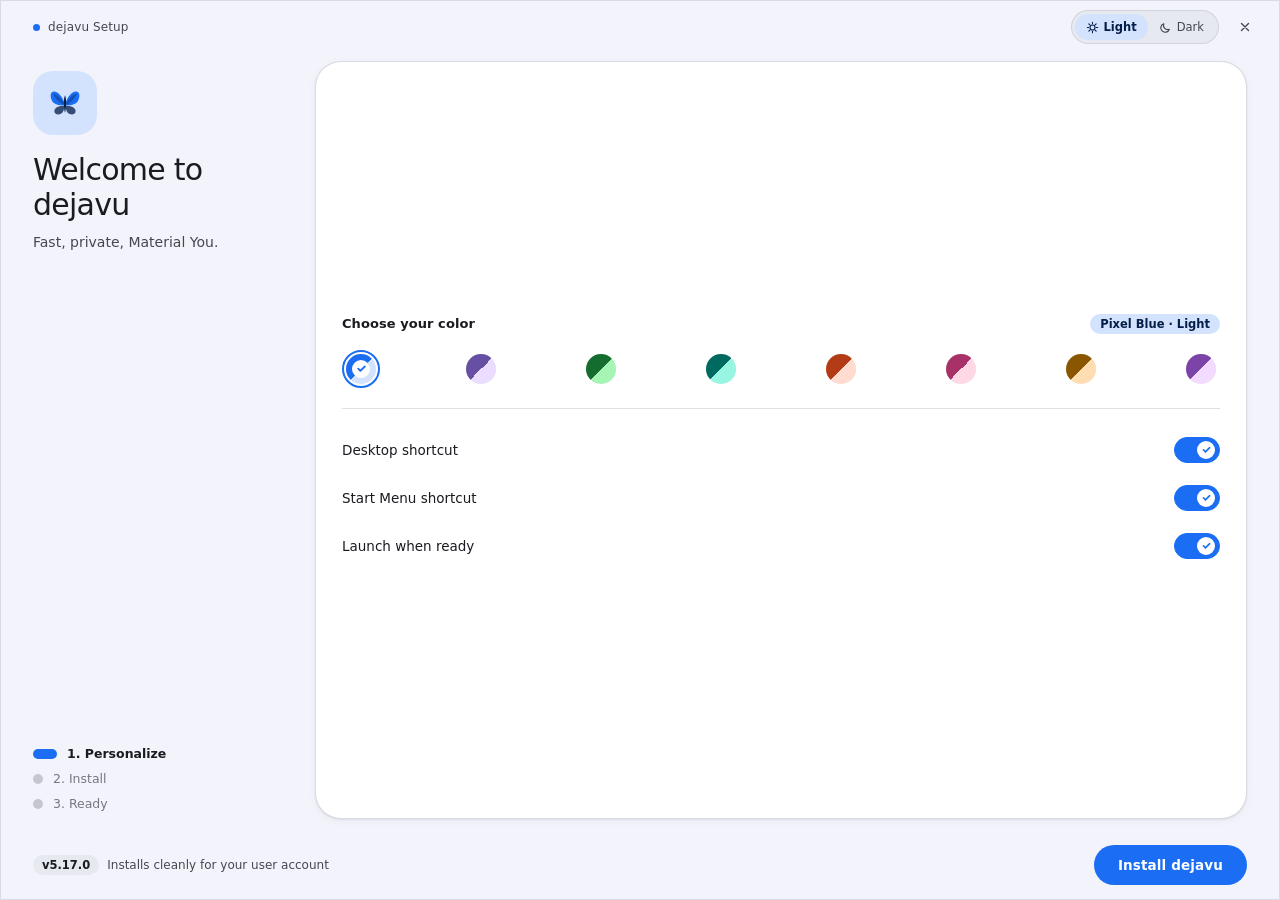
<file: installer/setup.html>
<!DOCTYPE html>
<html lang="en" data-theme="light" data-accent="sapphire">
<head>
  <meta charset="UTF-8">
  <meta name="viewport" content="width=device-width, initial-scale=1.0">
  <title>dejavu Setup</title>
  <style>
    /* ========================================================================
       dejavu v5.17.0 — Authentic Google Chromebook / Pixel OS Material Design 3
       Pure Opaque HCT Tonal Surfaces · Strictly Zero CSS Blur / Backdrop Filter
       ======================================================================== */
    :root {
      --font-sans: 'Google Sans Flex', 'Google Sans', 'Plus Jakarta Sans', 'Segoe UI Variable Display', 'Segoe UI Variable', system-ui, -apple-system, sans-serif;
      --ease-m3: cubic-bezier(0.2, 0, 0, 1);
      --ease-spring: cubic-bezier(0.34, 1.38, 0.64, 1);
      --dur-theme: 220ms;

      /* Light Baseline — Amethyst */
      --md-surface: #fef7ff;
      --md-surface-container-lowest: #ffffff;
      --md-surface-container-low: #f7f2fa;
      --md-surface-container: #f3edf7;
      --md-surface-container-high: #ece6f0;
      --md-surface-container-highest: #e6e0e9;
      --md-on-surface: #1d1b20;
      --md-on-surface-variant: #49454f;
      --md-outline: #79747e;
      --md-outline-variant: #cac4d0;
      --md-primary: #6750a4;
      --md-on-primary: #ffffff;
      --md-primary-container: #eaddff;
      --md-on-primary-container: #21005d;
      --md-secondary-container: #e8def8;
      --md-on-secondary-container: #1d192b;
      --md-tertiary: #006a5e;
      --md-tertiary-container: #9df2e0;
      --md-on-tertiary-container: #00201c;
      --md-error: #b3261e;
      --md-on-error: #ffffff;
      --md-error-container: #f9dedc;
      --md-on-error-container: #410e0b;
      --md-card-bg: var(--md-surface-container-lowest);
      --md-elev-card: 0 1px 2px rgba(29, 27, 32, 0.07), 0 2px 10px rgba(29, 27, 32, 0.04);
      --md-state-hover: color-mix(in srgb, var(--md-on-surface) 8%, transparent);
    }

    /* Light HCT Seeds */
    :root[data-theme="light"][data-accent="sapphire"] {
      --md-surface: #faf9ff;
      --md-surface-container-low: #f3f4fb;
      --md-surface-container: #edeff7;
      --md-surface-container-high: #e7e9f1;
      --md-surface-container-highest: #e1e3eb;
      --md-on-surface: #1a1b20;
      --md-on-surface-variant: #44474e;
      --md-outline: #74777f;
      --md-outline-variant: #c4c6d0;
      --md-primary: #1b6ef3;
      --md-on-primary: #ffffff;
      --md-primary-container: #d3e3fd;
      --md-on-primary-container: #041e49;
      --md-secondary-container: #dae2f9;
      --md-on-secondary-container: #131c2b;
    }

    :root[data-theme="light"][data-accent="emerald"] {
      --md-surface: #f5fbf5;
      --md-surface-container-low: #eff5ef;
      --md-surface-container: #e9efe9;
      --md-surface-container-high: #e3eae3;
      --md-surface-container-highest: #dde4dd;
      --md-on-surface: #171d18;
      --md-on-surface-variant: #414942;
      --md-outline: #717971;
      --md-outline-variant: #c0c9c0;
      --md-primary: #146c2e;
      --md-on-primary: #ffffff;
      --md-primary-container: #a7f5b5;
      --md-on-primary-container: #002109;
      --md-secondary-container: #d3e8d4;
      --md-on-secondary-container: #0e2011;
    }

    :root[data-theme="light"][data-accent="aurora"] {
      --md-surface: #f4fbf8;
      --md-surface-container-low: #eef5f2;
      --md-surface-container: #e8efec;
      --md-surface-container-high: #e2eae7;
      --md-surface-container-highest: #dce4e1;
      --md-on-surface: #161d1b;
      --md-on-surface-variant: #3f4945;
      --md-outline: #6f7975;
      --md-outline-variant: #bfc9c4;
      --md-primary: #006a60;
      --md-on-primary: #ffffff;
      --md-primary-container: #98f5e2;
      --md-on-primary-container: #00201c;
      --md-secondary-container: #cde8e0;
      --md-on-secondary-container: #05201c;
    }

    :root[data-theme="light"][data-accent="coral"] {
      --md-surface: #fff8f6;
      --md-surface-container-low: #fcf0ec;
      --md-surface-container: #f6eae6;
      --md-surface-container-high: #f0e4e0;
      --md-surface-container-highest: #eaded9;
      --md-on-surface: #231917;
      --md-on-surface-variant: #53433e;
      --md-outline: #85736d;
      --md-outline-variant: #d8c2ba;
      --md-primary: #b33b15;
      --md-on-primary: #ffffff;
      --md-primary-container: #ffdbd0;
      --md-on-primary-container: #3c0d00;
      --md-secondary-container: #fbddd3;
      --md-on-secondary-container: #2d150e;
    }

    :root[data-theme="light"][data-accent="rose"] {
      --md-surface: #fff8f8;
      --md-surface-container-low: #faf0f3;
      --md-surface-container: #f4eaed;
      --md-surface-container-high: #eee4e7;
      --md-surface-container-highest: #e8dfe2;
      --md-on-surface: #21191c;
      --md-on-surface-variant: #504349;
      --md-outline: #827379;
      --md-outline-variant: #d4c2c9;
      --md-primary: #a83268;
      --md-on-primary: #ffffff;
      --md-primary-container: #ffd8e6;
      --md-on-primary-container: #3e001f;
      --md-secondary-container: #f9d8e4;
      --md-on-secondary-container: #2c151e;
    }

    :root[data-theme="light"][data-accent="gold"] {
      --md-surface: #fff8f2;
      --md-surface-container-low: #faf1e8;
      --md-surface-container: #f4ebe2;
      --md-surface-container-high: #eee5dc;
      --md-surface-container-highest: #e8dfd6;
      --md-on-surface: #201b14;
      --md-on-surface-variant: #4f4539;
      --md-outline: #807567;
      --md-outline-variant: #d2c4b4;
      --md-primary: #8a5600;
      --md-on-primary: #ffffff;
      --md-primary-container: #ffddb3;
      --md-on-primary-container: #2c1700;
      --md-secondary-container: #f9e0be;
      --md-on-secondary-container: #281904;
    }

    :root[data-theme="light"][data-accent="lavender"] {
      --md-surface: #fdf7ff;
      --md-surface-container-low: #f7f1fa;
      --md-surface-container: #f1ebf4;
      --md-surface-container-high: #ebe5ee;
      --md-surface-container-highest: #e5dfe8;
      --md-on-surface: #1e1a21;
      --md-on-surface-variant: #4b4450;
      --md-outline: #7c7482;
      --md-outline-variant: #cdc3d2;
      --md-primary: #7c43a8;
      --md-on-primary: #ffffff;
      --md-primary-container: #f3daff;
      --md-on-primary-container: #2c004d;
      --md-secondary-container: #eedcf8;
      --md-on-secondary-container: #23172c;
    }

    /* Dark Baseline — Amethyst */
    :root[data-theme="dark"] {
      --md-surface: #141218;
      --md-surface-container-lowest: #0f0d13;
      --md-surface-container-low: #1d1b20;
      --md-surface-container: #211f26;
      --md-surface-container-high: #2b2930;
      --md-surface-container-highest: #36343b;
      --md-on-surface: #e6e0e9;
      --md-on-surface-variant: #cac4d0;
      --md-outline: #938f99;
      --md-outline-variant: #49454f;
      --md-primary: #d0bcff;
      --md-on-primary: #381e72;
      --md-primary-container: #4f378b;
      --md-on-primary-container: #eaddff;
      --md-secondary-container: #4a4458;
      --md-on-secondary-container: #e8def8;
      --md-tertiary: #80d5c4;
      --md-tertiary-container: #005046;
      --md-on-tertiary-container: #9df2e0;
      --md-error: #ffb4ab;
      --md-on-error: #690005;
      --md-error-container: #93000a;
      --md-on-error-container: #ffdad6;
      --md-card-bg: var(--md-surface-container);
      --md-elev-card: 0 2px 10px rgba(0, 0, 0, 0.28);
      --md-state-hover: color-mix(in srgb, var(--md-on-surface) 9%, transparent);
    }

    :root[data-theme="dark"][data-accent="sapphire"] {
      --md-surface: #111318;
      --md-surface-container-low: #191c20;
      --md-surface-container: #1d2024;
      --md-surface-container-high: #282a2f;
      --md-surface-container-highest: #33353a;
      --md-on-surface: #e2e2e9;
      --md-on-surface-variant: #c4c6d0;
      --md-outline: #8e9099;
      --md-outline-variant: #44474e;
      --md-primary: #a8c7fa;
      --md-on-primary: #062e6f;
      --md-primary-container: #0842a0;
      --md-on-primary-container: #d3e3fd;
      --md-secondary-container: #3a465c;
      --md-on-secondary-container: #dae2f9;
    }

    :root[data-theme="dark"][data-accent="emerald"] {
      --md-surface: #101511;
      --md-surface-container-low: #181d19;
      --md-surface-container: #1c211d;
      --md-surface-container-high: #262c27;
      --md-surface-container-highest: #313732;
      --md-on-surface: #dfe4de;
      --md-on-surface-variant: #c0c9c0;
      --md-outline: #8a938b;
      --md-outline-variant: #414942;
      --md-primary: #8bd89b;
      --md-on-primary: #003915;
      --md-primary-container: #005321;
      --md-on-primary-container: #a7f5b5;
      --md-secondary-container: #374b3a;
      --md-on-secondary-container: #d3e8d4;
    }

    :root[data-theme="dark"][data-accent="aurora"] {
      --md-surface: #0f1513;
      --md-surface-container-low: #171d1b;
      --md-surface-container: #1b211f;
      --md-surface-container-high: #252b29;
      --md-surface-container-highest: #303634;
      --md-on-surface: #dee4e0;
      --md-on-surface-variant: #bfc9c4;
      --md-outline: #89938e;
      --md-outline-variant: #3f4945;
      --md-primary: #7bd8c6;
      --md-on-primary: #003731;
      --md-primary-container: #005048;
      --md-on-primary-container: #98f5e2;
      --md-secondary-container: #334b46;
      --md-on-secondary-container: #cde8e0;
    }

    :root[data-theme="dark"][data-accent="coral"] {
      --md-surface: #191210;
      --md-surface-container-low: #221a17;
      --md-surface-container: #261e1b;
      --md-surface-container-high: #312825;
      --md-surface-container-highest: #3c3330;
      --md-on-surface: #f0dfd9;
      --md-on-surface-variant: #d8c2ba;
      --md-outline: #a08d86;
      --md-outline-variant: #53433e;
      --md-primary: #ffb59d;
      --md-on-primary: #5c1900;
      --md-primary-container: #822806;
      --md-on-primary-container: #ffdbd0;
      --md-secondary-container: #5d4036;
      --md-on-secondary-container: #ffdbd0;
    }

    :root[data-theme="dark"][data-accent="rose"] {
      --md-surface: #181114;
      --md-surface-container-low: #21191d;
      --md-surface-container: #251d21;
      --md-surface-container-high: #30282c;
      --md-surface-container-highest: #3b3237;
      --md-on-surface: #ecdfe4;
      --md-on-surface-variant: #d4c2c9;
      --md-outline: #9d8d93;
      --md-outline-variant: #504349;
      --md-primary: #ffb0ce;
      --md-on-primary: #5e1136;
      --md-primary-container: #7b294d;
      --md-on-primary-container: #ffd8e6;
      --md-secondary-container: #583f49;
      --md-on-secondary-container: #fdd9e6;
    }

    :root[data-theme="dark"][data-accent="gold"] {
      --md-surface: #17130d;
      --md-surface-container-low: #1f1b15;
      --md-surface-container: #241f19;
      --md-surface-container-high: #2e2923;
      --md-surface-container-highest: #39342d;
      --md-on-surface: #ebe1d7;
      --md-on-surface-variant: #d2c4b4;
      --md-outline: #9b8f80;
      --md-outline-variant: #4f4539;
      --md-primary: #ffb951;
      --md-on-primary: #462a00;
      --md-primary-container: #643e00;
      --md-on-primary-container: #ffddb3;
      --md-secondary-container: #56442c;
      --md-on-secondary-container: #f9e0be;
    }

    :root[data-theme="dark"][data-accent="lavender"] {
      --md-surface: #161219;
      --md-surface-container-low: #1e1a21;
      --md-surface-container: #221e26;
      --md-surface-container-high: #2d2830;
      --md-surface-container-highest: #38333b;
      --md-on-surface: #e9e0ec;
      --md-on-surface-variant: #cdc3d2;
      --md-outline: #978d9c;
      --md-outline-variant: #4b4450;
      --md-primary: #e2b7ff;
      --md-on-primary: #48116e;
      --md-primary-container: #612b87;
      --md-on-primary-container: #f3daff;
      --md-secondary-container: #4f425a;
      --md-on-secondary-container: #eedcf8;
    }

    * {
      box-sizing: border-box;
      margin: 0;
      padding: 0;
      user-select: none;
      -webkit-font-smoothing: antialiased;
    }

    html, body {
      width: 100%;
      height: 100%;
      overflow: hidden;
      background-color: var(--md-surface-container-low);
      color: var(--md-on-surface);
      font-family: var(--font-sans);
      transition: background-color var(--dur-theme) var(--ease-m3), color var(--dur-theme) var(--ease-m3);
    }

    .oobe-shell {
      width: 100%;
      height: 100%;
      display: flex;
      flex-direction: column;
      border: 1px solid color-mix(in srgb, var(--md-outline-variant) 55%, transparent);
      transition: border-color var(--dur-theme) var(--ease-m3);
    }

    /* Top Drag Chrome Bar */
    .drag-bar {
      height: 52px;
      padding: 0 18px 0 32px;
      display: flex;
      align-items: center;
      justify-content: space-between;
      flex-shrink: 0;
      cursor: default;
    }

    .top-brand-pill {
      display: inline-flex;
      align-items: center;
      gap: 8px;
      font-size: 12px;
      font-weight: 500;
      color: var(--md-on-surface-variant);
      letter-spacing: 0.01em;
      pointer-events: none;
    }

    .top-brand-dot {
      width: 7px;
      height: 7px;
      border-radius: 999px;
      background-color: var(--md-primary);
      transition: background-color var(--dur-theme) var(--ease-m3);
    }

    .top-controls {
      display: flex;
      align-items: center;
      gap: 10px;
    }

    /* Light / Dark Segmented Pill */
    .polarity-seg {
      display: inline-flex;
      align-items: center;
      padding: 3px;
      border-radius: 999px;
      background-color: var(--md-surface-container-high);
      border: 1px solid color-mix(in srgb, var(--md-outline-variant) 60%, transparent);
      transition: background-color var(--dur-theme) var(--ease-m3), border-color var(--dur-theme) var(--ease-m3);
    }

    .pol-btn {
      height: 26px;
      padding: 0 11px;
      border-radius: 999px;
      border: none;
      background-color: transparent;
      color: var(--md-on-surface-variant);
      font-family: inherit;
      font-size: 11.5px;
      font-weight: 500;
      display: inline-flex;
      align-items: center;
      gap: 5px;
      cursor: pointer;
      transition: background-color var(--dur-theme) var(--ease-m3), color var(--dur-theme) var(--ease-m3);
    }

    .pol-btn svg,
    .pol-btn span {
      pointer-events: none;
    }

    .pol-btn:hover:not(.active) {
      color: var(--md-on-surface);
      background-color: var(--md-state-hover);
    }

    .pol-btn.active {
      background-color: var(--md-primary-container);
      color: var(--md-on-primary-container);
      font-weight: 600;
    }

    .close-btn {
      width: 32px;
      height: 32px;
      border-radius: 999px;
      border: none;
      background-color: transparent;
      color: var(--md-on-surface-variant);
      display: inline-flex;
      align-items: center;
      justify-content: center;
      cursor: pointer;
      transition: background-color 160ms var(--ease-m3), color 160ms var(--ease-m3), transform 120ms var(--ease-m3);
    }

    .close-btn:hover {
      background-color: var(--md-state-hover);
      color: var(--md-on-surface);
    }

    .close-btn:active {
      transform: scale(0.92);
    }

    /* Main 2-Column Chromebook OOBE Stage */
    .oobe-main {
      flex: 1;
      min-height: 0;
      padding: 8px 32px 12px;
      display: grid;
      grid-template-columns: 254px minmax(0, 1fr);
      gap: 28px;
      align-items: stretch;
    }

    /* Left Brand & Steps Column */
    .oobe-left {
      display: flex;
      flex-direction: column;
      justify-content: space-between;
      padding: 10px 0 8px;
    }

    .brand-hero {
      display: flex;
      flex-direction: column;
      align-items: flex-start;
      gap: 18px;
    }

    .emblem-squircle {
      width: 64px;
      height: 64px;
      border-radius: 20px;
      background-color: var(--md-primary-container);
      display: inline-flex;
      align-items: center;
      justify-content: center;
      transition: background-color var(--dur-theme) var(--ease-m3), transform 260ms var(--ease-spring);
    }

    .emblem-squircle svg {
      width: 40px;
      height: 40px;
    }

    .hero-copy {
      display: flex;
      flex-direction: column;
      gap: 10px;
    }

    .oobe-title {
      font-size: 30px;
      font-weight: 500;
      line-height: 1.15;
      letter-spacing: -0.025em;
      color: var(--md-on-surface);
      transition: color var(--dur-theme) var(--ease-m3);
    }

    .oobe-sub {
      font-size: 14px;
      line-height: 1.48;
      color: var(--md-on-surface-variant);
      max-width: 248px;
      transition: color var(--dur-theme) var(--ease-m3);
    }

    /* Minimal Chromebook Step Progress Indicator */
    .step-rail {
      display: flex;
      flex-direction: column;
      gap: 10px;
    }

    .step-item {
      display: flex;
      align-items: center;
      gap: 10px;
      font-size: 12.5px;
      font-weight: 500;
      color: var(--md-outline);
      transition: color var(--dur-theme) var(--ease-m3);
    }

    .step-item.active {
      color: var(--md-on-surface);
      font-weight: 600;
    }

    .step-item.done {
      color: var(--md-on-surface-variant);
    }

    .step-dot {
      width: 10px;
      height: 10px;
      border-radius: 999px;
      background-color: var(--md-outline-variant);
      display: inline-flex;
      align-items: center;
      justify-content: center;
      flex-shrink: 0;
      transition: width 220ms var(--ease-m3), background-color var(--dur-theme) var(--ease-m3);
    }

    .step-item.active .step-dot {
      width: 24px;
      background-color: var(--md-primary);
    }

    .step-item.done .step-dot {
      width: 16px;
      height: 16px;
      background-color: var(--md-primary-container);
      color: var(--md-on-primary-container);
    }

    .step-dot svg {
      display: none;
      width: 10px;
      height: 10px;
    }

    .step-item.done .step-dot svg {
      display: block;
    }

    /* Right M3 Tonal Surface Card */
    .oobe-card {
      background-color: var(--md-card-bg);
      border: 1px solid color-mix(in srgb, var(--md-outline-variant) 62%, transparent);
      border-radius: 26px;
      padding: 24px 26px;
      box-shadow: var(--md-elev-card);
      display: flex;
      flex-direction: column;
      justify-content: center;
      position: relative;
      overflow: hidden;
      transition: background-color var(--dur-theme) var(--ease-m3), border-color var(--dur-theme) var(--ease-m3);
    }

    .step-pane {
      display: none;
      flex-direction: column;
      gap: 20px;
      animation: paneIn 220ms var(--ease-m3) both;
    }

    .step-pane.active {
      display: flex;
    }

    @keyframes paneIn {
      from { opacity: 0; transform: translateY(8px); }
      to { opacity: 1; transform: translateY(0); }
    }

    /* Step 1: Personalize */
    .section-head {
      display: flex;
      align-items: center;
      justify-content: space-between;
      gap: 10px;
    }

    .section-label {
      font-size: 13px;
      font-weight: 600;
      color: var(--md-on-surface);
      letter-spacing: 0.005em;
      transition: color var(--dur-theme) var(--ease-m3);
    }

    .seed-badge {
      font-size: 11.5px;
      font-weight: 600;
      padding: 3px 10px;
      border-radius: 999px;
      background-color: var(--md-primary-container);
      color: var(--md-on-primary-container);
      transition: background-color var(--dur-theme) var(--ease-m3), color var(--dur-theme) var(--ease-m3);
    }

    .swatch-grid {
      display: flex;
      align-items: center;
      justify-content: space-between;
      gap: 6px;
      padding-top: 2px;
    }

    .swatch-btn {
      position: relative;
      width: 38px;
      height: 38px;
      border-radius: 999px;
      border: 2px solid transparent;
      padding: 2px;
      background-color: transparent;
      cursor: pointer;
      display: inline-flex;
      align-items: center;
      justify-content: center;
      transition: transform 180ms var(--ease-spring), border-color 180ms var(--ease-m3);
    }

    .swatch-btn:hover {
      transform: scale(1.08);
    }

    .swatch-btn:active {
      transform: scale(0.95);
    }

    .swatch-btn.selected {
      border-color: var(--md-primary);
    }

    .swatch-orb {
      width: 100%;
      height: 100%;
      border-radius: 999px;
      position: relative;
      overflow: hidden;
      display: flex;
      align-items: center;
      justify-content: center;
      box-shadow: inset 0 0 0 1px rgba(0, 0, 0, 0.08);
    }

    .swatch-orb::before {
      content: '';
      position: absolute;
      inset: 0;
      background: linear-gradient(135deg, var(--sw-a) 0% 50%, var(--sw-b) 50% 100%);
    }

    .swatch-check {
      position: relative;
      z-index: 1;
      width: 18px;
      height: 18px;
      border-radius: 999px;
      background-color: var(--md-surface-container-lowest);
      color: var(--md-primary);
      display: inline-flex;
      align-items: center;
      justify-content: center;
      opacity: 0;
      transform: scale(0.5);
      transition: opacity 180ms var(--ease-m3), transform 220ms var(--ease-spring), background-color var(--dur-theme) var(--ease-m3), color var(--dur-theme) var(--ease-m3);
    }

    :root[data-theme="dark"] .swatch-check {
      background-color: var(--md-on-primary);
      color: var(--md-primary);
    }

    .swatch-btn.selected .swatch-check {
      opacity: 1;
      transform: scale(1);
    }

    .card-divider {
      height: 1px;
      background-color: color-mix(in srgb, var(--md-outline-variant) 55%, transparent);
      transition: background-color var(--dur-theme) var(--ease-m3);
    }

    /* Compact M3 Toggle Rows */
    .switch-list {
      display: flex;
      flex-direction: column;
      gap: 6px;
    }

    .switch-row {
      display: flex;
      align-items: center;
      justify-content: space-between;
      padding: 8px 10px;
      margin: 0 -10px;
      border-radius: 14px;
      cursor: pointer;
      transition: background-color 150ms var(--ease-m3);
    }

    .switch-row:hover {
      background-color: var(--md-state-hover);
    }

    .switch-label {
      font-size: 13.5px;
      font-weight: 500;
      color: var(--md-on-surface);
      transition: color var(--dur-theme) var(--ease-m3);
    }

    .m3-switch {
      position: relative;
      width: 46px;
      height: 26px;
      flex-shrink: 0;
    }

    .m3-switch input {
      position: absolute;
      opacity: 0;
      width: 0;
      height: 0;
    }

    .m3-switch-track {
      position: absolute;
      inset: 0;
      border-radius: 999px;
      background-color: var(--md-surface-container-highest);
      border: 1.5px solid var(--md-outline);
      transition: background-color 200ms var(--ease-m3), border-color 200ms var(--ease-m3);
    }

    .m3-switch-thumb {
      position: absolute;
      top: 50%;
      left: 5px;
      width: 14px;
      height: 14px;
      border-radius: 999px;
      background-color: var(--md-outline);
      transform: translateY(-50%);
      display: inline-flex;
      align-items: center;
      justify-content: center;
      color: var(--md-primary);
      transition: transform 220ms var(--ease-spring), width 200ms var(--ease-m3), height 200ms var(--ease-m3), background-color 200ms var(--ease-m3);
    }

    .m3-switch-thumb svg {
      width: 11px;
      height: 11px;
      opacity: 0;
      transform: scale(0.5);
      transition: opacity 150ms var(--ease-m3), transform 180ms var(--ease-m3);
    }

    .m3-switch input:checked + .m3-switch-track {
      background-color: var(--md-primary);
      border-color: var(--md-primary);
    }

    .m3-switch input:checked ~ .m3-switch-thumb {
      width: 18px;
      height: 18px;
      background-color: var(--md-on-primary);
      transform: translate(18px, -50%);
    }

    .m3-switch input:checked ~ .m3-switch-thumb svg {
      opacity: 1;
      transform: scale(1);
    }

    /* Step 2: Installing */
    .install-stage {
      align-items: center;
      text-align: center;
      padding: 18px 8px;
      gap: 22px;
    }

    .progress-emblem {
      width: 68px;
      height: 68px;
      border-radius: 22px;
      background-color: var(--md-primary-container);
      display: inline-flex;
      align-items: center;
      justify-content: center;
      animation: calmPulse 2.4s ease-in-out infinite;
      transition: background-color var(--dur-theme) var(--ease-m3);
    }

    @keyframes calmPulse {
      0%, 100% { transform: scale(1); }
      50% { transform: scale(1.04); }
    }

    .progress-emblem svg {
      width: 40px;
      height: 40px;
    }

    .progress-block {
      width: 100%;
      max-width: 340px;
      display: flex;
      flex-direction: column;
      gap: 10px;
    }

    .progress-meta {
      display: flex;
      align-items: center;
      justify-content: space-between;
      font-size: 13px;
      font-weight: 500;
      color: var(--md-on-surface);
    }

    .progress-pct {
      font-variant-numeric: tabular-nums;
      color: var(--md-primary);
      font-weight: 600;
    }

    .m3-linear-track {
      width: 100%;
      height: 6px;
      border-radius: 999px;
      background-color: var(--md-surface-container-highest);
      overflow: hidden;
      transition: background-color var(--dur-theme) var(--ease-m3);
    }

    .m3-linear-fill {
      height: 100%;
      width: 8%;
      border-radius: 999px;
      background-color: var(--md-primary);
      transition: width 260ms var(--ease-m3), background-color var(--dur-theme) var(--ease-m3);
    }

    .quiet-note {
      font-size: 12px;
      color: var(--md-on-surface-variant);
    }

    /* Step 3: Ready */
    .ready-stage {
      align-items: center;
      text-align: center;
      padding: 16px 8px;
      gap: 14px;
    }

    .ready-badge {
      width: 72px;
      height: 72px;
      border-radius: 24px;
      background-color: var(--md-primary-container);
      color: var(--md-primary);
      display: inline-flex;
      align-items: center;
      justify-content: center;
      animation: badgePop 340ms var(--ease-spring) both;
      transition: background-color var(--dur-theme) var(--ease-m3), color var(--dur-theme) var(--ease-m3);
    }

    @keyframes badgePop {
      from { opacity: 0; transform: scale(0.75); }
      to { opacity: 1; transform: scale(1); }
    }

    .ready-title {
      font-size: 22px;
      font-weight: 600;
      letter-spacing: -0.015em;
      color: var(--md-on-surface);
    }

    .ready-sub {
      font-size: 13.5px;
      line-height: 1.45;
      color: var(--md-on-surface-variant);
      max-width: 320px;
    }

    .ready-chips {
      display: inline-flex;
      align-items: center;
      flex-wrap: wrap;
      justify-content: center;
      gap: 8px;
      margin-top: 4px;
    }

    .m3-chip {
      height: 28px;
      padding: 0 12px;
      border-radius: 999px;
      background-color: var(--md-surface-container-high);
      color: var(--md-on-surface-variant);
      font-size: 12px;
      font-weight: 500;
      display: inline-flex;
      align-items: center;
      gap: 6px;
      transition: background-color var(--dur-theme) var(--ease-m3), color var(--dur-theme) var(--ease-m3);
    }

    .m3-chip.tonal {
      background-color: var(--md-secondary-container);
      color: var(--md-on-secondary-container);
    }

    /* Uninstall pane */
    .uninstall-stage {
      gap: 14px;
      padding: 8px 2px;
    }

    .uninstall-card {
      padding: 16px 18px;
      border-radius: 18px;
      background-color: var(--md-surface-container-high);
      display: flex;
      flex-direction: column;
      gap: 6px;
    }

    .uninstall-heading {
      font-size: 15px;
      font-weight: 600;
      color: var(--md-on-surface);
    }

    .uninstall-desc {
      font-size: 13px;
      line-height: 1.48;
      color: var(--md-on-surface-variant);
    }

    .error-banner {
      display: none;
      padding: 10px 14px;
      border-radius: 12px;
      background-color: var(--md-error-container);
      color: var(--md-on-error-container);
      font-size: 12.5px;
      font-weight: 500;
    }

    .error-banner.show {
      display: block;
    }

    /* Bottom Action Footer */
    .oobe-footer {
      height: 68px;
      padding: 0 32px;
      display: flex;
      align-items: center;
      justify-content: space-between;
      flex-shrink: 0;
    }

    .version-meta {
      font-size: 12px;
      font-weight: 500;
      color: var(--md-on-surface-variant);
      display: inline-flex;
      align-items: center;
      gap: 8px;
    }

    .ver-pill {
      padding: 3px 9px;
      border-radius: 999px;
      background-color: var(--md-surface-container-high);
      color: var(--md-on-surface);
      font-size: 11.5px;
      font-weight: 600;
      transition: background-color var(--dur-theme) var(--ease-m3), color var(--dur-theme) var(--ease-m3);
    }

    .footer-actions {
      display: flex;
      align-items: center;
      gap: 10px;
    }

    .m3-btn {
      height: 40px;
      padding: 0 24px;
      border-radius: 999px;
      border: none;
      font-family: inherit;
      font-size: 13.5px;
      font-weight: 600;
      letter-spacing: 0.01em;
      cursor: pointer;
      display: inline-flex;
      align-items: center;
      justify-content: center;
      gap: 8px;
      transition: background-color 180ms var(--ease-m3), color 180ms var(--ease-m3), transform 140ms var(--ease-spring), opacity 160ms var(--ease-m3);
    }

    .m3-btn:active:not(:disabled) {
      transform: scale(0.97);
    }

    .m3-btn:disabled {
      opacity: 0.56;
      cursor: default;
    }

    .m3-btn-filled {
      background-color: var(--md-primary);
      color: var(--md-on-primary);
    }

    .m3-btn-filled:hover:not(:disabled) {
      background-color: color-mix(in srgb, var(--md-primary) 90%, var(--md-on-primary));
      box-shadow: 0 2px 8px color-mix(in srgb, var(--md-primary) 28%, transparent);
    }

    .m3-btn-text {
      background-color: transparent;
      color: var(--md-primary);
      padding: 0 16px;
    }

    .m3-btn-text:hover:not(:disabled) {
      background-color: var(--md-state-hover);
    }

    .m3-btn-danger {
      background-color: var(--md-error);
      color: var(--md-on-error);
    }

    .m3-btn-danger:hover:not(:disabled) {
      background-color: color-mix(in srgb, var(--md-error) 90%, var(--md-on-error));
    }

    .hidden {
      display: none !important;
    }
  </style>
</head>
<body>
  <div class="oobe-shell">
    <!-- Clean Borderless Drag Bar -->
    <header class="drag-bar" id="drag-bar">
      <div class="top-brand-pill">
        <span class="top-brand-dot"></span>
        <span>dejavu Setup</span>
      </div>
      <div class="top-controls">
        <div class="polarity-seg" role="group" aria-label="Appearance mode">
          <button type="button" class="pol-btn active" id="btn-mode-light" data-mode="light" aria-pressed="true">
            <svg viewBox="0 0 16 16" width="13" height="13" fill="none" aria-hidden="true">
              <circle cx="8" cy="8" r="3.1" stroke="currentColor" stroke-width="1.4"/>
              <path d="M8 1.6v1.6M8 12.8v1.6M1.6 8h1.6M12.8 8h1.6M3.5 3.5l1.1 1.1M11.4 11.4l1.1 1.1M12.5 3.5l-1.1 1.1M4.6 11.4l-1.1 1.1" stroke="currentColor" stroke-width="1.35" stroke-linecap="round"/>
            </svg>
            <span>Light</span>
          </button>
          <button type="button" class="pol-btn" id="btn-mode-dark" data-mode="dark" aria-pressed="false">
            <svg viewBox="0 0 16 16" width="13" height="13" fill="none" aria-hidden="true">
              <path d="M12.7 10.1A5.2 5.2 0 0 1 5.9 3.3a5.4 5.4 0 1 0 6.8 6.8Z" stroke="currentColor" stroke-width="1.4" stroke-linejoin="round"/>
            </svg>
            <span>Dark</span>
          </button>
        </div>
        <button type="button" class="close-btn" id="btn-close" title="Close" aria-label="Close">
          <svg viewBox="0 0 16 16" width="14" height="14" fill="none" aria-hidden="true">
            <path d="M4 4l8 8M12 4l-8 8" stroke="currentColor" stroke-width="1.6" stroke-linecap="round"/>
          </svg>
        </button>
      </div>
    </header>

    <!-- 2-Column Chromebook / Pixel OS OOBE Content -->
    <main class="oobe-main">
      <!-- Left Column: Emblem, Display Title, Calm Subtitle, Step Progress -->
      <section class="oobe-left">
        <div class="brand-hero">
          <div class="emblem-squircle" aria-hidden="true">
            <svg viewBox="0 0 64 64" fill="none">
              <path d="M31.4 33.8C29.0 23.4 20.6 12.6 13.0 13.8C8.6 14.5 7.8 20.8 10.8 27.6C13.6 33.8 21.4 36.6 31.4 35.4Z" fill="var(--md-primary)"/>
              <path d="M32.6 33.8C35.0 23.4 43.4 12.6 51.0 13.8C55.4 14.5 56.2 20.8 53.2 27.6C50.4 33.8 42.6 36.6 32.6 35.4Z" fill="var(--md-primary)"/>
              <path d="M31.2 34.4C26.2 24.4 19.6 17.4 13.2 17.0C16.2 24.8 22.8 31.8 31.2 34.4Z" fill="var(--md-on-primary-container)" fill-opacity="0.34"/>
              <path d="M32.8 34.4C37.8 24.4 44.4 17.4 50.8 17.0C47.8 24.8 41.2 31.8 32.8 34.4Z" fill="var(--md-on-primary-container)" fill-opacity="0.34"/>
              <path d="M31.2 36.6C23.0 36.4 15.2 39.2 15.0 44.8C14.8 49.0 19.4 51.6 24.6 49.6C28.6 48.0 30.8 43.2 31.2 36.6Z" fill="var(--md-on-primary-container)" fill-opacity="0.76"/>
              <path d="M32.8 36.6C41.0 36.4 48.8 39.2 49.0 44.8C49.2 49.0 44.6 51.6 39.4 49.6C35.4 48.0 33.2 43.2 32.8 36.6Z" fill="var(--md-on-primary-container)" fill-opacity="0.76"/>
              <path d="M32 19.5C33.5 23.6 34.1 27.8 33.8 33.4C33.5 39.0 32.9 45.2 32 47.6C31.1 45.2 30.5 39.0 30.2 33.4C29.9 27.8 30.5 23.6 32 19.5Z" fill="var(--md-on-primary-container)"/>
            </svg>
          </div>
          <div class="hero-copy">
            <h1 class="oobe-title" id="oobe-title">Welcome to dejavu</h1>
            <p class="oobe-sub" id="oobe-sub">Fast, private, Material You.</p>
          </div>
        </div>

        <nav class="step-rail" id="step-rail" aria-label="Setup steps">
          <div class="step-item active" id="rail-step-1">
            <span class="step-dot"><svg viewBox="0 0 12 12" fill="none"><path d="M2.6 6.2l2.3 2.3 4.5-4.6" stroke="currentColor" stroke-width="1.8" stroke-linecap="round" stroke-linejoin="round"/></svg></span>
            <span>1. Personalize</span>
          </div>
          <div class="step-item" id="rail-step-2">
            <span class="step-dot"><svg viewBox="0 0 12 12" fill="none"><path d="M2.6 6.2l2.3 2.3 4.5-4.6" stroke="currentColor" stroke-width="1.8" stroke-linecap="round" stroke-linejoin="round"/></svg></span>
            <span>2. Install</span>
          </div>
          <div class="step-item" id="rail-step-3">
            <span class="step-dot"><svg viewBox="0 0 12 12" fill="none"><path d="M2.6 6.2l2.3 2.3 4.5-4.6" stroke="currentColor" stroke-width="1.8" stroke-linecap="round" stroke-linejoin="round"/></svg></span>
            <span>3. Ready</span>
          </div>
        </nav>
      </section>

      <!-- Right Column: Clean M3 Tonal Surface Card -->
      <section class="oobe-card">
        <!-- Step 1: Personalize & Install Options -->
        <div class="step-pane active" id="pane-personalize">
          <div>
            <div class="section-head" style="margin-bottom: 14px;">
              <span class="section-label">Choose your color</span>
              <span class="seed-badge" id="seed-badge">Pixel Blue · Light</span>
            </div>
            <div class="swatch-grid" id="swatch-grid" role="radiogroup" aria-label="Material You color seed"></div>
          </div>

          <div class="card-divider"></div>

          <div class="switch-list">
            <label class="switch-row">
              <span class="switch-label">Desktop shortcut</span>
              <span class="m3-switch">
                <input type="checkbox" id="opt-desktop" checked>
                <span class="m3-switch-track"></span>
                <span class="m3-switch-thumb"><svg viewBox="0 0 14 14" fill="none"><path d="M3 7.3l2.7 2.7 5.3-5.4" stroke="currentColor" stroke-width="2" stroke-linecap="round" stroke-linejoin="round"/></svg></span>
              </span>
            </label>
            <label class="switch-row">
              <span class="switch-label">Start Menu shortcut</span>
              <span class="m3-switch">
                <input type="checkbox" id="opt-startmenu" checked>
                <span class="m3-switch-track"></span>
                <span class="m3-switch-thumb"><svg viewBox="0 0 14 14" fill="none"><path d="M3 7.3l2.7 2.7 5.3-5.4" stroke="currentColor" stroke-width="2" stroke-linecap="round" stroke-linejoin="round"/></svg></span>
              </span>
            </label>
            <label class="switch-row">
              <span class="switch-label">Launch when ready</span>
              <span class="m3-switch">
                <input type="checkbox" id="opt-launch" checked>
                <span class="m3-switch-track"></span>
                <span class="m3-switch-thumb"><svg viewBox="0 0 14 14" fill="none"><path d="M3 7.3l2.7 2.7 5.3-5.4" stroke="currentColor" stroke-width="2" stroke-linecap="round" stroke-linejoin="round"/></svg></span>
              </span>
            </label>
          </div>
        </div>

        <!-- Step 2: Installing Progress -->
        <div class="step-pane install-stage" id="pane-installing">
          <div class="progress-emblem" aria-hidden="true">
            <svg viewBox="0 0 64 64" fill="none">
              <path d="M31.4 33.8C29.0 23.4 20.6 12.6 13.0 13.8C8.6 14.5 7.8 20.8 10.8 27.6C13.6 33.8 21.4 36.6 31.4 35.4Z" fill="var(--md-primary)"/>
              <path d="M32.6 33.8C35.0 23.4 43.4 12.6 51.0 13.8C55.4 14.5 56.2 20.8 53.2 27.6C50.4 33.8 42.6 36.6 32.6 35.4Z" fill="var(--md-primary)"/>
              <path d="M31.2 36.6C23.0 36.4 15.2 39.2 15.0 44.8C14.8 49.0 19.4 51.6 24.6 49.6C28.6 48.0 30.8 43.2 31.2 36.6Z" fill="var(--md-on-primary-container)" fill-opacity="0.72"/>
              <path d="M32.8 36.6C41.0 36.4 48.8 39.2 49.0 44.8C49.2 49.0 44.6 51.6 39.4 49.6C35.4 48.0 33.2 43.2 32.8 36.6Z" fill="var(--md-on-primary-container)" fill-opacity="0.72"/>
              <path d="M32 19.5C33.5 23.6 34.1 27.8 33.8 33.4C33.5 39.0 32.9 45.2 32 47.6C31.1 45.2 30.5 39.0 30.2 33.4C29.9 27.8 30.5 23.6 32 19.5Z" fill="var(--md-on-primary-container)"/>
            </svg>
          </div>
          <div class="progress-block">
            <div class="progress-meta">
              <span id="status-text">Installing dejavu...</span>
              <span class="progress-pct" id="progress-pct">12%</span>
            </div>
            <div class="m3-linear-track" role="progressbar" aria-valuemin="0" aria-valuemax="100" aria-valuenow="12" id="progress-bar-role">
              <div class="m3-linear-fill" id="bar-fill"></div>
            </div>
          </div>
          <p class="quiet-note" id="install-quiet-note">Per-user installation · No admin privileges required</p>
        </div>

        <!-- Step 3: Ready -->
        <div class="step-pane ready-stage" id="pane-ready">
          <div class="ready-badge" aria-hidden="true">
            <svg viewBox="0 0 36 36" width="34" height="34" fill="none">
              <path d="M8.5 18.6l6.2 6.2L27.5 12" stroke="currentColor" stroke-width="3.2" stroke-linecap="round" stroke-linejoin="round"/>
            </svg>
          </div>
          <h2 class="ready-title" id="ready-title">You're all set</h2>
          <p class="ready-sub" id="ready-sub">dejavu is installed and styled with your Material You palette.</p>
          <div class="ready-chips" id="ready-chips">
            <span class="m3-chip tonal" id="ready-theme-chip">Amethyst · Light</span>
            <span class="m3-chip" id="ready-ver-chip">v5.17.0</span>
          </div>
        </div>

        <!-- Uninstall Confirmation Pane -->
        <div class="step-pane uninstall-stage" id="pane-uninstall">
          <div class="uninstall-card">
            <div class="uninstall-heading">Remove dejavu from this PC?</div>
            <div class="uninstall-desc">This removes the browser binary and shortcuts from your user account. Your bookmarks and profile data stay safe in AppData.</div>
          </div>
        </div>

        <div class="error-banner" id="error-banner" role="alert"></div>
      </section>
    </main>

    <!-- Bottom Action Bar -->
    <footer class="oobe-footer">
      <div class="version-meta">
        <span class="ver-pill" id="ver-pill">v5.17.0</span>
        <span id="foot-note">Installs cleanly for your user account</span>
      </div>
      <div class="footer-actions">
        <button type="button" class="m3-btn m3-btn-text hidden" id="btn-secondary">Close</button>
        <button type="button" class="m3-btn m3-btn-filled" id="btn-action">Install dejavu</button>
      </div>
    </footer>
  </div>

  <script>
    (function () {
      'use strict';

      const send = (m) => {
        try {
          if (window.chrome && window.chrome.webview) {
            window.chrome.webview.postMessage(m);
          }
        } catch (e) {}
      };

      const SEEDS = [
        { id: 'sapphire', name: 'Pixel Blue', lightA: '#1b6ef3', lightB: '#d3e3fd', darkA: '#a8c7fa', darkB: '#0842a0', bgLight: '#f3f4fb', bgDark: '#191c20' },
        { id: 'amethyst', name: 'Amethyst',   lightA: '#6750a4', lightB: '#eaddff', darkA: '#d0bcff', darkB: '#4f378b', bgLight: '#f7f2fa', bgDark: '#1d1b20' },
        { id: 'emerald',  name: 'Jade',       lightA: '#146c2e', lightB: '#a7f5b5', darkA: '#8bd89b', darkB: '#005321', bgLight: '#eff5ef', bgDark: '#181d19' },
        { id: 'aurora',   name: 'Teal',       lightA: '#006a60', lightB: '#98f5e2', darkA: '#7bd8c6', darkB: '#005048', bgLight: '#eef5f2', bgDark: '#171d1b' },
        { id: 'coral',    name: 'Coral',      lightA: '#b33b15', lightB: '#ffdbd0', darkA: '#ffb59d', darkB: '#822806', bgLight: '#fcf0ec', bgDark: '#221a17' },
        { id: 'rose',     name: 'Rose',       lightA: '#a83268', lightB: '#ffd8e6', darkA: '#ffb0ce', darkB: '#7b294d', bgLight: '#faf0f3', bgDark: '#21191d' },
        { id: 'gold',     name: 'Amber',      lightA: '#8a5600', lightB: '#ffddb3', darkA: '#ffb951', darkB: '#643e00', bgLight: '#faf1e8', bgDark: '#1f1b15' },
        { id: 'lavender', name: 'Lavender',   lightA: '#7c43a8', lightB: '#f3daff', darkA: '#e2b7ff', darkB: '#612b87', bgLight: '#f7f1fa', bgDark: '#1e1a21' }
      ];

      let currentTheme = 'light';
      let currentSeed = 'sapphire';
      let isUninstall = false;
      let currentStep = 1;
      let appVersion = '5.17.0';
      let appliedInitialTheme = true;

      const root = document.documentElement;
      const dragBar = document.getElementById('drag-bar');
      const btnClose = document.getElementById('btn-close');
      const btnModeLight = document.getElementById('btn-mode-light');
      const btnModeDark = document.getElementById('btn-mode-dark');
      const swatchGrid = document.getElementById('swatch-grid');
      const seedBadge = document.getElementById('seed-badge');
      const oobeTitle = document.getElementById('oobe-title');
      const oobeSub = document.getElementById('oobe-sub');
      const stepRail = document.getElementById('step-rail');
      const railSteps = [
        document.getElementById('rail-step-1'),
        document.getElementById('rail-step-2'),
        document.getElementById('rail-step-3')
      ];
      const panePersonalize = document.getElementById('pane-personalize');
      const paneInstalling = document.getElementById('pane-installing');
      const paneReady = document.getElementById('pane-ready');
      const paneUninstall = document.getElementById('pane-uninstall');
      const barFill = document.getElementById('bar-fill');
      const progressBarRole = document.getElementById('progress-bar-role');
      const progressPct = document.getElementById('progress-pct');
      const statusText = document.getElementById('status-text');
      const readyTitle = document.getElementById('ready-title');
      const readySub = document.getElementById('ready-sub');
      const readyThemeChip = document.getElementById('ready-theme-chip');
      const readyVerChip = document.getElementById('ready-ver-chip');
      const readyChips = document.getElementById('ready-chips');
      const errorBanner = document.getElementById('error-banner');
      const verPill = document.getElementById('ver-pill');
      const footNote = document.getElementById('foot-note');
      const btnAction = document.getElementById('btn-action');
      const btnSecondary = document.getElementById('btn-secondary');
      const optDesktop = document.getElementById('opt-desktop');
      const optStartMenu = document.getElementById('opt-startmenu');
      const optLaunch = document.getElementById('opt-launch');

      function getSeedMeta(id) {
        return SEEDS.find((s) => s.id === id) || SEEDS[0];
      }

      function renderSwatches() {
        swatchGrid.innerHTML = '';
        SEEDS.forEach((s) => {
          const btn = document.createElement('button');
          btn.type = 'button';
          btn.className = 'swatch-btn' + (s.id === currentSeed ? ' selected' : '');
          btn.dataset.seed = s.id;
          btn.title = s.name;
          btn.setAttribute('role', 'radio');
          btn.setAttribute('aria-label', s.name);
          btn.setAttribute('aria-checked', s.id === currentSeed ? 'true' : 'false');

          const orb = document.createElement('span');
          orb.className = 'swatch-orb';
          orb.style.setProperty('--sw-a', currentTheme === 'dark' ? s.darkA : s.lightA);
          orb.style.setProperty('--sw-b', currentTheme === 'dark' ? s.darkB : s.lightB);

          const chk = document.createElement('span');
          chk.className = 'swatch-check';
          chk.innerHTML = '<svg viewBox="0 0 12 12" width="11" height="11" fill="none"><path d="M2.4 6.2l2.4 2.4 4.8-4.8" stroke="currentColor" stroke-width="2" stroke-linecap="round" stroke-linejoin="round"/></svg>';

          orb.appendChild(chk);
          btn.appendChild(orb);
          btn.addEventListener('click', () => {
            currentSeed = s.id;
            applyTheme();
          });
          swatchGrid.appendChild(btn);
        });
      }

      function applyTheme() {
        const meta = getSeedMeta(currentSeed);
        root.setAttribute('data-theme', currentTheme);
        root.setAttribute('data-accent', currentSeed);

        const isDark = currentTheme === 'dark';
        btnModeLight.classList.toggle('active', !isDark);
        btnModeLight.setAttribute('aria-pressed', !isDark ? 'true' : 'false');
        btnModeDark.classList.toggle('active', isDark);
        btnModeDark.setAttribute('aria-pressed', isDark ? 'true' : 'false');

        const label = meta.name + ' · ' + (isDark ? 'Dark' : 'Light');
        seedBadge.textContent = label;
        readyThemeChip.textContent = label;

        const buttons = swatchGrid.querySelectorAll('.swatch-btn');
        buttons.forEach((b) => {
          const sid = b.dataset.seed;
          const sm = getSeedMeta(sid);
          const sel = sid === currentSeed;
          b.classList.toggle('selected', sel);
          b.setAttribute('aria-checked', sel ? 'true' : 'false');
          const orb = b.querySelector('.swatch-orb');
          if (orb) {
            orb.style.setProperty('--sw-a', isDark ? sm.darkA : sm.lightA);
            orb.style.setProperty('--sw-b', isDark ? sm.darkB : sm.lightB);
          }
        });

        send({
          type: 'syncSurface',
          theme: currentTheme,
          seed: currentSeed,
          bgHex: isDark ? meta.bgDark : meta.bgLight
        });
      }

      function setStep(step) {
        currentStep = step;
        errorBanner.classList.remove('show');
        panePersonalize.classList.remove('active');
        paneInstalling.classList.remove('active');
        paneReady.classList.remove('active');
        paneUninstall.classList.remove('active');

        railSteps.forEach((el, idx) => {
          const n = idx + 1;
          el.classList.toggle('active', n === step);
          el.classList.toggle('done', n < step);
        });

        if (isUninstall) {
          stepRail.classList.add('hidden');
          if (step === 1) {
            paneUninstall.classList.add('active');
            oobeTitle.textContent = 'Uninstall dejavu';
            oobeSub.textContent = 'Remove browser files and shortcuts cleanly.';
            btnAction.disabled = false;
            btnAction.className = 'm3-btn m3-btn-danger';
            btnAction.textContent = 'Uninstall dejavu';
            btnSecondary.classList.remove('hidden');
            btnSecondary.textContent = 'Cancel';
          } else if (step === 2) {
            paneInstalling.classList.add('active');
            oobeTitle.textContent = 'Removing dejavu';
            oobeSub.textContent = 'Cleaning up program files and shortcuts.';
            btnAction.disabled = true;
            btnAction.className = 'm3-btn m3-btn-filled';
            btnAction.textContent = 'Removing...';
            btnSecondary.classList.add('hidden');
          } else {
            paneReady.classList.add('active');
            oobeTitle.textContent = 'Uninstalled';
            oobeSub.textContent = 'dejavu has been removed from this PC.';
            readyTitle.textContent = 'All done';
            readySub.textContent = 'dejavu and its shortcuts have been removed cleanly.';
            readyChips.classList.add('hidden');
            btnAction.disabled = false;
            btnAction.className = 'm3-btn m3-btn-filled';
            btnAction.textContent = 'Close';
            btnSecondary.classList.add('hidden');
          }
          return;
        }

        stepRail.classList.remove('hidden');
        if (step === 1) {
          panePersonalize.classList.add('active');
          oobeTitle.textContent = 'Welcome to dejavu';
          oobeSub.textContent = 'Fast, private, Material You.';
          btnAction.disabled = false;
          btnAction.className = 'm3-btn m3-btn-filled';
          btnAction.textContent = 'Install dejavu';
          btnSecondary.classList.add('hidden');
        } else if (step === 2) {
          paneInstalling.classList.add('active');
          oobeTitle.textContent = 'Installing dejavu';
          oobeSub.textContent = 'Setting up your browser and Material You theme.';
          btnAction.disabled = true;
          btnAction.className = 'm3-btn m3-btn-filled';
          btnAction.textContent = 'Installing...';
          btnSecondary.classList.add('hidden');
        } else {
          const meta = getSeedMeta(currentSeed);
          const modeTxt = currentTheme === 'dark' ? 'Dark' : 'Light';
          paneReady.classList.add('active');
          oobeTitle.textContent = "You're all set";
          oobeSub.textContent = 'Fast, private, Material You.';
          readyTitle.textContent = "You're all set";
          readySub.textContent = appliedInitialTheme
            ? ('Ready to browse with your ' + meta.name + ' ' + modeTxt + ' theme.')
            : 'dejavu is updated and ready. Your existing profile and theme are preserved.';
          readyChips.classList.remove('hidden');
          btnAction.disabled = false;
          btnAction.className = 'm3-btn m3-btn-filled';
          if (optLaunch.checked) {
            btnAction.textContent = 'Get started';
            btnSecondary.classList.remove('hidden');
            btnSecondary.textContent = 'Close';
          } else {
            btnAction.textContent = 'Finish';
            btnSecondary.classList.remove('hidden');
            btnSecondary.textContent = 'Launch now';
          }
        }
      }

      dragBar.addEventListener('mousedown', (e) => {
        if (e.target.closest('button')) return;
        send({ type: 'drag' });
      });

      btnClose.addEventListener('click', () => send({ type: 'close' }));
      btnSecondary.addEventListener('click', () => {
        if (!isUninstall && currentStep === 3 && !optLaunch.checked) {
          send({ type: 'finish', launch: true, launchAfter: true });
          return;
        }
        send({ type: 'close' });
      });

      btnModeLight.addEventListener('click', () => {
        if (currentTheme !== 'light') {
          currentTheme = 'light';
          applyTheme();
        }
      });

      btnModeDark.addEventListener('click', () => {
        if (currentTheme !== 'dark') {
          currentTheme = 'dark';
          applyTheme();
        }
      });

      btnAction.addEventListener('click', () => {
        if (currentStep === 3) {
          const shouldLaunch = !isUninstall && optLaunch.checked;
          send({
            type: 'finish',
            launch: shouldLaunch,
            launchAfter: shouldLaunch
          });
          return;
        }
        if (currentStep === 2) return;

        setStep(2);
        barFill.style.width = '10%';
        progressPct.textContent = '10%';
        progressBarRole.setAttribute('aria-valuenow', '10');

        if (isUninstall) {
          statusText.textContent = 'Removing dejavu...';
          send({ type: 'startUninstall' });
        } else {
          statusText.textContent = 'Installing dejavu...';
          send({
            type: 'startInstall',
            theme: currentTheme,
            seed: currentSeed,
            desktop: optDesktop.checked,
            desktopShortcut: optDesktop.checked,
            startMenu: optStartMenu.checked,
            startMenuShortcut: optStartMenu.checked,
            launch: optLaunch.checked,
            launchAfter: optLaunch.checked
          });
        }
      });

      if (window.chrome && window.chrome.webview) {
        window.chrome.webview.addEventListener('message', (ev) => {
          const d = ev.data;
          if (!d) return;
          if (d.type === 'init') {
            isUninstall = !!d.uninstall;
            if (d.version) {
              appVersion = String(d.version);
              verPill.textContent = 'v' + appVersion;
              readyVerChip.textContent = 'v' + appVersion;
            }
            if (isUninstall) {
              footNote.textContent = 'Bookmarks & profile data are kept in AppData';
            }
            setStep(1);
            applyTheme();
          } else if (d.type === 'progress') {
            const pct = Math.max(0, Math.min(100, Math.round(Number(d.percent) || 0)));
            barFill.style.width = pct + '%';
            progressPct.textContent = pct + '%';
            progressBarRole.setAttribute('aria-valuenow', String(pct));
            if (d.status) statusText.textContent = String(d.status);
          } else if (d.type === 'done') {
            barFill.style.width = '100%';
            progressPct.textContent = '100%';
            progressBarRole.setAttribute('aria-valuenow', '100');
            if (typeof d.appliedInitialTheme === 'boolean') {
              appliedInitialTheme = d.appliedInitialTheme;
            }
            setStep(3);
          } else if (d.type === 'error') {
            errorBanner.textContent = d.status || 'Installation could not complete. Please retry.';
            errorBanner.classList.add('show');
            setStep(1);
            btnAction.textContent = isUninstall ? 'Retry Uninstall' : 'Retry Install';
          }
        });
      }

      renderSwatches();
      setStep(1);
      applyTheme();
    })();
  </script>
</body>
</html>
</file>
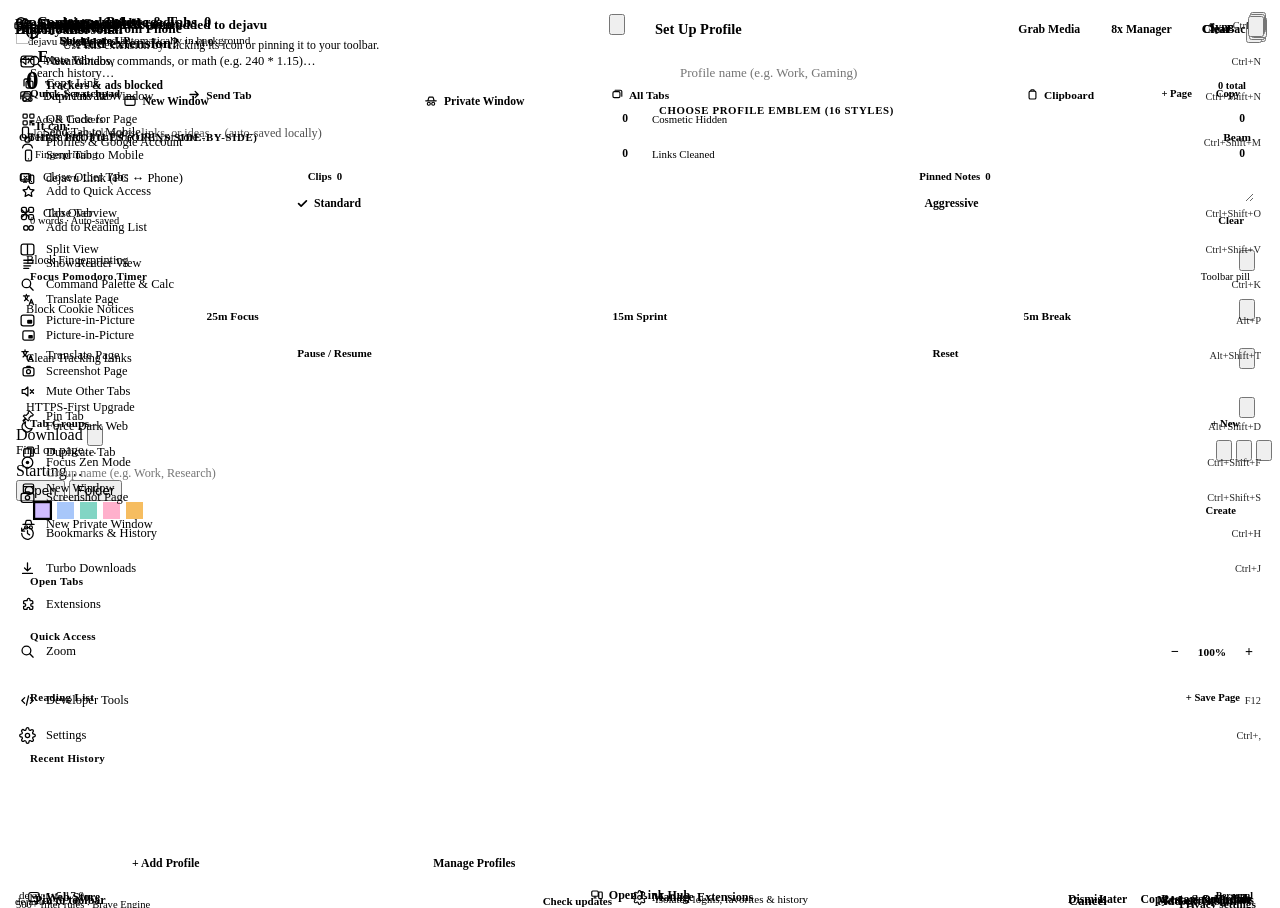
<file: ui/overlay.html>
<!DOCTYPE html>
<html lang="en">
<head>
  <meta charset="UTF-8">
  <meta name="viewport" content="width=device-width, initial-scale=1.0">
  <title>dejavu overlay</title>
  <link rel="stylesheet" href="https://dejavu.local/styles.css">
  <style>
    /* All 16 Dark & Light Material You HCT palettes (32 Themes) + global scrollbars are inherited directly from styles.css */
    html, body {
      width: 100%;
      height: 100%;
      overflow: hidden;
      background: var(--md-surface-container-high);
      color: var(--md-on-surface);
    }

    body.theme-light {
      background: var(--md-surface-container-low);
      color: var(--md-on-surface);
    }

    .overlay-shell {
      position: fixed;
      inset: 0;
      z-index: 2;
      display: flex;
      width: 100%;
      height: 100%;
      border-radius: 22px;
      background: var(--md-surface-container-high);
      border: 1px solid color-mix(in srgb, var(--md-outline-variant) 42%, transparent);
      box-shadow: var(--md-elev-3);
      contain: layout style;
      transform-origin: top center;
      animation: m3OverlayIn calc(230ms * var(--md-motion-scale, 1)) var(--md-ease-spring-spatial, var(--md-ease-emphasized-decel)) both;
    }

    body[data-corner-radius="pill"] .overlay-shell { border-radius: 28px; }
    body[data-corner-radius="sharp"] .overlay-shell { border-radius: 10px; }
    body[data-corner-radius="pill"] #mode-contextmenu.overlay-shell { border-radius: 24px; }
    body[data-corner-radius="sharp"] #mode-contextmenu.overlay-shell { border-radius: 8px; }
    body[data-corner-radius="sharp"] .ctxm-item { border-radius: 6px; }
    body[data-corner-radius="sharp"] .pill-btn { border-radius: 8px; }

    body[data-animation-speed="snappy"] { --md-motion-scale: 0.62; }
    body[data-animation-speed="off"] { --md-motion-scale: 0; }
    body[data-animation-speed="off"] *,
    body[data-animation-speed="off"] *::before,
    body[data-animation-speed="off"] *::after {
      animation-duration: 0.01ms !important;
      transition-duration: 0.01ms !important;
    }

    .sb-note-card {
      display: flex;
      flex-direction: column;
      gap: 6px;
      padding: 8px;
      border-radius: 14px;
      background: var(--md-surface-container-low);
      border: 1px solid color-mix(in srgb, var(--md-outline-variant) 50%, transparent);
    }
    .sb-focus-card {
      display: flex;
      flex-direction: column;
      gap: 8px;
      padding: 10px;
      border-radius: 14px;
      background: var(--md-surface-container-low);
      border: 1px solid color-mix(in srgb, var(--md-outline-variant) 50%, transparent);
    }
    .sb-focus-pills {
      display: grid;
      grid-template-columns: repeat(3, 1fr);
      gap: 6px;
    }
    .sb-focus-btn {
      height: 30px;
      border: none;
      border-radius: 999px;
      background: var(--md-secondary-container);
      color: var(--md-on-secondary-container);
      font-family: inherit;
      font-size: 11.4px;
      font-weight: 600;
      cursor: pointer;
      transition: transform 140ms var(--md-ease-spring-expressive, ease), background-color 140ms ease;
    }
    .sb-focus-btn:hover { background: var(--md-primary-container); color: var(--md-on-primary-container); }
    .sb-focus-btn:active { transform: scale(0.95); }
    .sb-focus-actions {
      display: flex;
      align-items: center;
      justify-content: space-between;
      gap: 6px;
    }
    .sb-focus-act {
      flex: 1;
      height: 28px;
      border-radius: 999px;
      border: 1px solid color-mix(in srgb, var(--md-outline-variant) 68%, transparent);
      background: transparent;
      color: var(--md-on-surface-variant);
      font-family: inherit;
      font-size: 11.2px;
      font-weight: 600;
      cursor: pointer;
      transition: transform 140ms ease, background-color 140ms ease, color 140ms ease;
    }
    .sb-focus-act:hover { background: var(--md-surface-container-highest); color: var(--md-on-surface); }
    .sb-focus-act:active { transform: scale(0.96); }
    .share-qr-panel {
      margin: 4px 2px 6px;
      padding: 12px;
      border-radius: 16px;
      background: var(--md-surface-container-low);
      border: 1px solid color-mix(in srgb, var(--md-outline-variant) 55%, transparent);
      display: flex;
      flex-direction: column;
      align-items: center;
      gap: 9px;
    }
    .share-qr-panel.hidden { display: none; }
    .share-qr-frame {
      background: #ffffff;
      padding: 10px;
      border-radius: 14px;
      display: flex;
      align-items: center;
      justify-content: center;
      box-shadow: 0 2px 10px rgba(0, 0, 0, 0.14);
    }
    .share-qr-frame svg { display: block; width: 148px; height: 148px; }
    .share-qr-foot {
      width: 100%;
      display: flex;
      align-items: center;
      justify-content: space-between;
      gap: 8px;
    }
    .share-qr-caption {
      font-size: 11px;
      color: var(--md-on-surface-variant);
      white-space: nowrap;
      overflow: hidden;
      text-overflow: ellipsis;
      min-width: 0;
    }
    .share-qr-dl {
      height: 28px;
      padding: 0 11px;
      border: none;
      border-radius: 999px;
      background: var(--md-primary-container);
      color: var(--md-on-primary-container);
      font-family: inherit;
      font-size: 11.2px;
      font-weight: 600;
      cursor: pointer;
      flex-shrink: 0;
      transition: transform 140ms ease, background-color 140ms ease;
    }
    .share-qr-dl:active { transform: scale(0.95); }
    .sb-note-area {
      width: 100%;
      min-height: 76px;
      max-height: 180px;
      resize: vertical;
      border: none;
      outline: none;
      background: transparent;
      color: var(--md-on-surface);
      font-family: inherit;
      font-size: 12.2px;
      line-height: 1.48;
      user-select: text;
    }
    .sb-note-area::placeholder { color: var(--md-on-surface-variant); opacity: 0.7; }
    .sb-note-foot {
      display: flex;
      align-items: center;
      justify-content: space-between;
      font-size: 10.5px;
      color: var(--md-on-surface-variant);
      padding-top: 4px;
      border-top: 1px solid color-mix(in srgb, var(--md-outline-variant) 40%, transparent);
    }
    .sb-note-clear {
      border: none;
      background: transparent;
      color: var(--md-error);
      font-family: inherit;
      font-size: 10.8px;
      font-weight: 600;
      cursor: pointer;
      padding: 2px 6px;
      border-radius: 999px;
    }
    .sb-note-clear:hover { background: var(--md-state-hover); }
    .ts-calc-card {
      display: flex;
      align-items: center;
      justify-content: space-between;
      gap: 10px;
      padding: 11px 13px;
      margin-bottom: 8px;
      border-radius: 14px;
      background: var(--md-primary-container);
      color: var(--md-on-primary-container);
      cursor: pointer;
      transition: transform calc(140ms * var(--md-motion-scale, 1)) var(--md-ease-spring-spatial), opacity 140ms ease;
    }
    .ts-calc-card.selected { box-shadow: 0 0 0 2px var(--md-primary); }
    .ts-calc-card:active { transform: scale(0.98); }
    .ts-calc-val { font-size: 20px; font-weight: 700; letter-spacing: -0.02em; font-variant-numeric: tabular-nums; }
    .ts-calc-sub { font-size: 11px; opacity: 0.82; }
    .ts-cmd-kbd {
      font-size: 10.2px;
      font-weight: 600;
      padding: 2px 7px;
      border-radius: 999px;
      background: var(--md-surface-container-highest);
      color: var(--md-on-surface-variant);
      flex-shrink: 0;
    }

    body.theme-light .overlay-shell {
      background: var(--md-surface-container-low);
      border-color: color-mix(in srgb, var(--md-outline-variant) 58%, transparent);
    }

    body.amoled-dark,
    body.amoled-dark .overlay-shell {
      background: #0a0a0e;
      border-color: rgba(255, 255, 255, 0.12);
    }

    body.amoled-dark #mode-contextmenu.overlay-shell {
      background: #0c0c10;
      border-color: rgba(255, 255, 255, 0.14);
    }

    .overlay-shell button:focus-visible,
    .overlay-shell input:focus-visible {
      outline: 2px solid var(--md-primary);
      outline-offset: 1px;
    }

    @keyframes m3OverlayIn {
      from { opacity: 0; transform: translate3d(0, -8px, 0) scale(0.955); }
      to { opacity: 1; transform: translate3d(0, 0, 0) scale(1); }
    }

    @keyframes m3CtxOverlayIn {
      from { opacity: 0; transform: translate3d(0, -5px, 0) scale(0.945); }
      to { opacity: 1; transform: translate3d(0, 0, 0) scale(1); }
    }

    /* Mode 16: Authentic Google Material Design 3 Web & Shell Context Menu */
    #mode-contextmenu.overlay-shell {
      border-radius: 18px;
      background: var(--md-surface-container);
      border: 1px solid color-mix(in srgb, var(--md-outline-variant) 70%, transparent);
      box-shadow: var(--md-elev-3);
      animation: m3CtxOverlayIn calc(200ms * var(--md-motion-scale, 1)) var(--md-ease-spring-spatial, var(--md-ease-emphasized-decel)) both;
    }

    body.theme-light #mode-contextmenu.overlay-shell {
      background: var(--md-surface-container-lowest);
      border-color: color-mix(in srgb, var(--md-outline-variant) 80%, transparent);
    }

    .ctxm-box {
      width: 100%;
      height: 100%;
      padding: 6px;
      display: flex;
      flex-direction: column;
      gap: 2px;
      overflow-y: auto;
      overflow-x: hidden;
    }

    .ctxm-header {
      display: flex;
      align-items: center;
      gap: 9px;
      padding: 6px 10px 8px;
      margin-bottom: 2px;
      border-bottom: 1px solid color-mix(in srgb, var(--md-outline-variant) 68%, transparent);
      flex-shrink: 0;
    }

    .ctxm-hdr-chip {
      width: 28px;
      height: 28px;
      border-radius: 9px;
      background: var(--md-secondary-container);
      color: var(--md-on-secondary-container);
      display: inline-flex;
      align-items: center;
      justify-content: center;
      flex-shrink: 0;
    }

    .ctxm-hdr-chip.kind-link { background: var(--md-primary-container); color: var(--md-on-primary-container); }
    .ctxm-hdr-chip.kind-image,
    .ctxm-hdr-chip.kind-media { background: var(--md-tertiary-container); color: var(--md-on-tertiary-container); }
    .ctxm-hdr-chip svg { width: 15px; height: 15px; }

    .ctxm-hdr-meta { flex: 1; min-width: 0; }
    .ctxm-hdr-title { font-size: 12px; font-weight: 600; color: var(--md-on-surface); white-space: nowrap; overflow: hidden; text-overflow: ellipsis; line-height: 1.25; }
    .ctxm-hdr-sub { font-size: 10.6px; color: var(--md-on-surface-variant); white-space: nowrap; overflow: hidden; text-overflow: ellipsis; margin-top: 1px; line-height: 1.2; }

    .ctxm-list {
      display: flex;
      flex-direction: column;
      gap: 2px;
      flex: 1;
      min-height: 0;
    }

    .ctxm-item {
      width: 100%;
      min-height: 35px;
      padding: 0 11px;
      border: none;
      border-radius: 10px;
      outline: none;
      background: transparent;
      color: var(--md-on-surface);
      font-family: inherit;
      font-size: 12.6px;
      font-weight: 500;
      display: flex;
      align-items: center;
      gap: 11px;
      cursor: pointer;
      text-align: left;
      flex-shrink: 0;
      transition: background-color var(--md-dur-short) var(--md-ease-emphasized), color var(--md-dur-short) var(--md-ease-emphasized), transform var(--md-dur-press) var(--md-ease-emphasized);
    }

    .ctxm-ico {
      width: 18px;
      height: 18px;
      display: inline-flex;
      align-items: center;
      justify-content: center;
      color: var(--md-on-surface-variant);
      flex-shrink: 0;
    }

    .ctxm-ico svg { width: 17px; height: 17px; }
    .ctxm-label { flex: 1; min-width: 0; white-space: nowrap; overflow: hidden; text-overflow: ellipsis; }

    .ctxm-kbd {
      font-size: 10.6px;
      font-weight: 500;
      color: var(--md-on-surface-variant);
      opacity: 0.85;
      flex-shrink: 0;
      margin-left: 8px;
      font-variant-numeric: tabular-nums;
    }

    .ctxm-item:hover:not(:disabled) {
      background: var(--md-state-hover);
    }

    .ctxm-item:hover:not(:disabled) .ctxm-ico {
      color: var(--md-on-surface);
    }

    .ctxm-item.is-focused:not(:disabled),
    .ctxm-item:focus-visible:not(:disabled) {
      background: var(--md-secondary-container);
      color: var(--md-on-secondary-container);
    }

    .ctxm-item.is-focused:not(:disabled) .ctxm-ico,
    .ctxm-item.is-focused:not(:disabled) .ctxm-kbd {
      color: var(--md-on-secondary-container);
    }

    .ctxm-item:active:not(:disabled) {
      background: var(--md-state-pressed);
      transform: scale(0.97);
    }

    .ctxm-item:disabled {
      opacity: 0.36;
      cursor: default;
      pointer-events: none;
    }

    .ctxm-item.accent .ctxm-ico { color: var(--md-primary); }
    .ctxm-item.accent .ctxm-label { font-weight: 600; }

    .ctxm-item.danger { color: var(--md-error); }
    .ctxm-item.danger .ctxm-ico { color: var(--md-error); }
    .ctxm-item.danger:hover:not(:disabled),
    .ctxm-item.danger.is-focused:not(:disabled) {
      background: var(--md-error-container);
      color: var(--md-on-error-container);
    }
    .ctxm-item.danger:hover:not(:disabled) .ctxm-ico,
    .ctxm-item.danger:hover:not(:disabled) .ctxm-kbd,
    .ctxm-item.danger.is-focused:not(:disabled) .ctxm-ico,
    .ctxm-item.danger.is-focused:not(:disabled) .ctxm-kbd {
      color: var(--md-on-error-container);
    }

    .ctxm-sep {
      height: 1px;
      margin: 4px 10px;
      background: color-mix(in srgb, var(--md-outline-variant) 72%, transparent);
      flex-shrink: 0;
    }

    @keyframes m3SlideInRight {
      from { opacity: 0; transform: translate3d(18px, 0, 0); }
      to { opacity: 1; transform: translate3d(0, 0, 0); }
    }

    @keyframes m3SidebarIn {
      from { opacity: 0; transform: translate3d(-18px, 0, 0); }
      to { opacity: 1; transform: translate3d(0, 0, 0); }
    }

    #prof-view-editor:not(.hidden) {
      animation: m3SlideInRight calc(260ms * var(--md-motion-scale, 1)) var(--md-ease-spring-spatial, var(--md-ease-emphasized-decel)) both;
    }

    #mode-sidebar {
      animation: m3SidebarIn calc(260ms * var(--md-motion-scale, 1)) var(--md-ease-spring-spatial, var(--md-ease-emphasized-decel)) both;
    }

    /* Shared M3 Pill Buttons (Tonal default / Filled Primary) */
    .pill-btn {
      height: 30px;
      padding: 0 13px;
      border-radius: var(--md-shape-full);
      border: none;
      outline: none;
      background: var(--md-secondary-container);
      color: var(--md-on-secondary-container);
      font-family: inherit;
      font-size: 11.8px;
      font-weight: 600;
      cursor: pointer;
      display: inline-flex;
      align-items: center;
      justify-content: center;
      gap: 5px;
      white-space: nowrap;
      transition: box-shadow var(--md-dur-short) ease, transform var(--md-dur-press) var(--md-ease-emphasized);
    }

    .pill-btn:hover { box-shadow: var(--md-state-on-tonal); }
    .pill-btn:active { transform: scale(0.97); }
    .pill-btn:focus-visible { outline: 2px solid var(--md-primary); outline-offset: 1px; }

    .pill-btn.primary {
      background: var(--md-primary);
      color: var(--md-on-primary);
    }

    .pill-btn.primary:hover { box-shadow: var(--md-elev-1), var(--md-state-on-primary); }

    /* Brave × Google Pixel Material Design 3 Shields Popover (348x456) */
    .shield-box {
      width: 100%;
      height: 100%;
      padding: 13px 14px 11px;
      display: flex;
      flex-direction: column;
      gap: 9px;
      overflow-y: auto;
      overflow-x: hidden;
    }

    .sh-head {
      display: flex;
      align-items: center;
      gap: 10px;
      flex-shrink: 0;
    }

    .sh-emblem {
      width: 36px;
      height: 36px;
      border-radius: 12px;
      background: var(--md-primary-container);
      color: var(--md-on-primary-container);
      display: inline-flex;
      align-items: center;
      justify-content: center;
      flex-shrink: 0;
      transition: background-color var(--md-dur-short) var(--md-ease-emphasized), color var(--md-dur-short) var(--md-ease-emphasized);
    }

    .sh-emblem.is-down {
      background: var(--md-surface-container-highest);
      color: var(--md-on-surface-variant);
    }

    .sh-emblem svg { width: 19px; height: 19px; }

    .sh-head-meta { flex: 1; min-width: 0; }
    .sh-host {
      font-size: 13.8px;
      font-weight: 700;
      color: var(--md-on-surface);
      white-space: nowrap;
      overflow: hidden;
      text-overflow: ellipsis;
      line-height: 1.2;
    }

    .sh-status-line {
      font-size: 11.2px;
      font-weight: 600;
      color: var(--md-tertiary);
      white-space: nowrap;
      overflow: hidden;
      text-overflow: ellipsis;
      margin-top: 2px;
    }

    .sh-status-line.is-down { color: var(--md-error); }

    .sh-hero-card {
      padding: 10px 12px;
      border-radius: 16px;
      background: var(--md-surface-container);
      border: none;
      display: flex;
      flex-direction: column;
      gap: 8px;
      flex-shrink: 0;
    }

    body.theme-light .sh-hero-card {
      background: var(--md-surface-container-lowest);
    }

    .sh-hero-top {
      display: flex;
      align-items: baseline;
      justify-content: space-between;
      gap: 8px;
    }

    .sh-hero-left {
      display: flex;
      align-items: baseline;
      gap: 7px;
      min-width: 0;
    }

    .sh-hero-num {
      font-size: 25px;
      font-weight: 700;
      line-height: 1;
      letter-spacing: -0.02em;
      font-variant-numeric: tabular-nums;
      color: var(--md-primary);
    }

    .sh-hero-card.is-down .sh-hero-num {
      color: var(--md-on-surface-variant);
    }

    .sh-hero-lbl {
      font-size: 11.6px;
      font-weight: 600;
      color: var(--md-on-surface-variant);
      white-space: nowrap;
    }

    .sh-total-pill {
      height: 21px;
      padding: 0 8px;
      border-radius: var(--md-shape-full);
      background: var(--md-secondary-container);
      color: var(--md-on-secondary-container);
      font-size: 10.4px;
      font-weight: 700;
      font-variant-numeric: tabular-nums;
      display: inline-flex;
      align-items: center;
      flex-shrink: 0;
    }

    .sh-stats-grid {
      display: grid;
      grid-template-columns: repeat(2, minmax(0, 1fr));
      gap: 6px;
    }

    .sh-stat-cell {
      height: 29px;
      padding: 0 9px;
      border-radius: 10px;
      background: var(--md-surface-container-low);
      display: flex;
      align-items: center;
      justify-content: space-between;
      gap: 6px;
      min-width: 0;
    }

    body.theme-light .sh-stat-cell {
      background: var(--md-surface-container-low);
    }

    .sh-stat-k {
      font-size: 10.8px;
      font-weight: 500;
      color: var(--md-on-surface-variant);
      white-space: nowrap;
      overflow: hidden;
      text-overflow: ellipsis;
    }

    .sh-stat-v {
      font-size: 11.6px;
      font-weight: 700;
      color: var(--md-on-surface);
      font-variant-numeric: tabular-nums;
      flex-shrink: 0;
    }

    /* Smooth Gliding 2-Way Shield Strength Segmented Pill */
    .sh-seg-track {
      position: relative;
      height: 34px;
      padding: 3px;
      border-radius: var(--md-shape-full);
      background: var(--md-surface-container);
      border: 1px solid color-mix(in srgb, var(--md-outline-variant) 42%, transparent);
      display: grid;
      grid-template-columns: 1fr 1fr;
      flex-shrink: 0;
    }

    body.theme-light .sh-seg-track {
      background: var(--md-surface-container-low);
    }

    .sh-seg-thumb {
      position: absolute;
      top: 3px;
      left: 3px;
      width: calc(50% - 3px);
      height: 26px;
      border-radius: var(--md-shape-full);
      background: var(--md-primary-container);
      box-shadow: var(--md-elev-1);
      pointer-events: none;
      transform: translate3d(0, 0, 0);
      transition: transform 220ms var(--md-ease-emphasized);
    }

    .sh-seg-track.is-aggressive .sh-seg-thumb {
      transform: translate3d(100%, 0, 0);
    }

    .sh-seg-btn {
      position: relative;
      z-index: 1;
      height: 26px;
      border: none;
      border-radius: var(--md-shape-full);
      background: transparent;
      color: var(--md-on-surface-variant);
      font-family: inherit;
      font-size: 11.8px;
      font-weight: 600;
      display: inline-flex;
      align-items: center;
      justify-content: center;
      gap: 5px;
      cursor: pointer;
      transition: color var(--md-dur-short) var(--md-ease-emphasized);
    }

    .sh-seg-btn.active {
      color: var(--md-on-primary-container);
    }

    .sh-seg-btn svg {
      width: 0;
      height: 13px;
      margin-right: -5px;
      opacity: 0;
      overflow: hidden;
      transform: scale(0.6);
      transition: width 160ms var(--md-ease-emphasized), margin-right 160ms var(--md-ease-emphasized), opacity 150ms var(--md-ease-emphasized), transform 180ms var(--md-ease-spring);
    }

    .sh-seg-btn.active svg {
      width: 13px;
      margin-right: 0;
      opacity: 1;
      transform: scale(1);
    }

    .sh-toggles-card {
      border-radius: 16px;
      background: var(--md-surface-container);
      border: none;
      display: flex;
      flex-direction: column;
      overflow: hidden;
      flex-shrink: 0;
    }

    body.theme-light .sh-toggles-card {
      background: var(--md-surface-container-lowest);
    }

    .sh-toggles-card.is-muted {
      opacity: 0.56;
    }

    .sh-toggle-row {
      min-height: 41px;
      padding: 4px 11px 4px 12px;
      display: flex;
      align-items: center;
      justify-content: space-between;
      gap: 10px;
      border-bottom: 1px solid color-mix(in srgb, var(--md-outline-variant) 34%, transparent);
    }

    .sh-toggle-row:last-child { border-bottom: none; }

    .sh-toggle-lbl {
      font-size: 12.2px;
      font-weight: 500;
      color: var(--md-on-surface);
      white-space: nowrap;
      overflow: hidden;
      text-overflow: ellipsis;
    }

    .sh-foot {
      display: flex;
      align-items: center;
      justify-content: space-between;
      gap: 8px;
      padding: 0 2px;
      margin-top: auto;
      flex-shrink: 0;
    }

    .sh-rules-lbl {
      font-size: 10.6px;
      font-weight: 500;
      color: var(--md-on-surface-variant);
      white-space: nowrap;
      overflow: hidden;
      text-overflow: ellipsis;
    }

    .sh-settings-link {
      border: none;
      background: transparent;
      color: var(--md-primary);
      font-family: inherit;
      font-size: 11.4px;
      font-weight: 600;
      padding: 3px 8px;
      border-radius: var(--md-shape-full);
      cursor: pointer;
      white-space: nowrap;
      transition: background-color var(--md-dur-short) ease;
    }

    .sh-settings-link:hover {
      background: var(--md-state-primary-hover);
    }

    .sync-relay-tag {
      height: 19px;
      padding: 0 7px;
      border-radius: var(--md-shape-full);
      background: var(--md-surface-container-highest);
      color: var(--md-on-surface-variant);
      font-size: 9.8px;
      font-weight: 700;
      display: inline-flex;
      align-items: center;
      gap: 4px;
      flex-shrink: 0;
    }

    .sync-relay-tag.is-live {
      background: var(--md-tertiary-container);
      color: var(--md-on-tertiary-container);
    }

    .find-box {
      width: 100%;
      height: 100%;
      padding: 0 8px 0 14px;
      display: flex;
      align-items: center;
      gap: 4px;
    }

    .find-box input {
      flex: 1;
      min-width: 0;
      border: none;
      outline: none;
      background: transparent;
      color: var(--md-on-surface);
      font-family: inherit;
      font-size: 13px;
      user-select: text;
    }

    .find-box input::placeholder { color: var(--md-on-surface-variant); }

    .dl-box {
      width: 100%;
      height: 100%;
      padding: 13px 16px;
      display: flex;
      flex-direction: column;
      justify-content: center;
      gap: 8px;
    }

    .upd-box,
    .sync-toast-box {
      width: 100%;
      height: 100%;
      padding: 14px 16px;
      display: flex;
      flex-direction: column;
      justify-content: space-between;
      gap: 10px;
    }

    .upd-top { display: flex; align-items: center; gap: 11px; }
    .upd-top img { width: 28px; height: 28px; object-fit: contain; flex-shrink: 0; }
    .upd-title { font-size: 13.5px; font-weight: 600; color: var(--md-on-surface); line-height: 1.25; }
    .upd-sub { font-size: 11.4px; color: var(--md-on-surface-variant); margin-top: 2px; line-height: 1.25; }
    .upd-actions { display: flex; align-items: center; justify-content: flex-end; gap: 8px; flex-shrink: 0; }

    /* Shared Panel Layout (Profiles, History, Tab Search, Downloads, Sync) */
    .panel-box {
      width: 100%;
      height: 100%;
      padding: 14px 15px 12px;
      display: flex;
      flex-direction: column;
      gap: 10px;
      overflow: hidden;
    }

    .panel-head {
      display: flex;
      align-items: center;
      justify-content: space-between;
      gap: 8px;
      flex-shrink: 0;
    }

    .panel-title {
      font-size: 14.5px;
      font-weight: 600;
      color: var(--md-on-surface);
      display: flex;
      align-items: center;
      gap: 7px;
    }

    .panel-scroll,
    .sb-scroll {
      width: 100%;
      flex: 1 1 0;
      min-height: 0;
      overflow-y: auto;
      overflow-x: hidden;
      overscroll-behavior: contain;
      contain: strict;
      display: flex;
      flex-direction: column;
      gap: 5px;
      padding-right: 4px;
    }

    .prof-row, .hist-row, .sb-row, .dls-row, .ts-row, .ctxm-item, .menu-item, .ext-pop-row {
      flex-shrink: 0;
      contain: layout style;
    }

    .section-label {
      font-size: 10.8px;
      font-weight: 600;
      text-transform: uppercase;
      letter-spacing: 0.06em;
      color: var(--md-on-surface-variant);
      padding: 2px 4px 0;
    }

    .empty-msg {
      padding: 36px 16px;
      text-align: center;
      color: var(--md-on-surface-variant);
      font-size: 12.2px;
      line-height: 1.45;
    }

    /* Material Design 3 Profile Switcher & Multi-Window Popover */
    .prof-hero-card {
      padding: 14px;
      border-radius: 20px;
      background: var(--md-surface-container);
      display: flex;
      flex-direction: column;
      gap: 11px;
      flex-shrink: 0;
    }

    body.theme-light .prof-hero-card {
      background: var(--md-surface-container-lowest);
    }

    .prof-hero-top {
      display: flex;
      align-items: center;
      gap: 12px;
      padding: 6px;
      margin: -6px;
      border-radius: 14px;
      cursor: pointer;
      transition: background-color var(--md-dur-short) ease;
    }

    .prof-hero-top:hover {
      background: var(--md-state-hover);
    }

    .prof-hero-edit-ico {
      width: 28px;
      height: 28px;
      border-radius: var(--md-shape-full);
      color: var(--md-on-surface-variant);
      display: inline-flex;
      align-items: center;
      justify-content: center;
      flex-shrink: 0;
      transition: background-color var(--md-dur-short) ease, color var(--md-dur-short) ease;
    }

    .prof-hero-top:hover .prof-hero-edit-ico {
      background: var(--md-secondary-container);
      color: var(--md-on-secondary-container);
    }

    .active-prof-meta { flex: 1; min-width: 0; }
    .active-prof-name-row { display: flex; align-items: center; gap: 6px; flex-wrap: wrap; }
    .active-prof-name { font-size: 15px; font-weight: 700; color: var(--md-on-surface); white-space: nowrap; overflow: hidden; text-overflow: ellipsis; }
    .active-prof-sub { font-size: 11.4px; color: var(--md-on-surface-variant); margin-top: 2px; white-space: nowrap; overflow: hidden; text-overflow: ellipsis; }

    .prof-chip {
      height: 20px;
      padding: 0 8px;
      border-radius: var(--md-shape-full);
      font-size: 10px;
      font-weight: 700;
      display: inline-flex;
      align-items: center;
      background: var(--md-primary-container);
      color: var(--md-on-primary-container);
      flex-shrink: 0;
    }

    .prof-chip.signed { background: var(--md-tertiary-container); color: var(--md-on-tertiary-container); }

    .prof-hero-actions {
      display: flex;
      align-items: center;
      gap: 6px;
      flex-wrap: wrap;
    }

    .prof-hero-actions .pill-btn {
      height: 32px;
      padding: 0 12px;
      font-size: 11.4px;
    }

    .prof-hero-actions .pill-btn.google-btn {
      padding-left: 7px;
      gap: 7px;
    }

    .ov-g-chip {
      width: 20px;
      height: 20px;
      border-radius: var(--md-shape-full);
      background: #ffffff;
      display: inline-flex;
      align-items: center;
      justify-content: center;
      flex-shrink: 0;
    }

    .bf-avatar {
      display: inline-flex;
      align-items: center;
      justify-content: center;
      border-radius: var(--md-shape-full);
      border: none;
      overflow: hidden;
      flex-shrink: 0;
    }

    .prof-hero-actions .pill-btn.outlined {
      background: transparent;
      color: var(--md-primary);
      border: 1px solid var(--md-outline);
    }

    .prof-hero-actions .pill-btn.outlined:hover { background: var(--md-state-primary-hover); }

    .prof-win-pills {
      display: grid;
      grid-template-columns: 1fr 1fr;
      gap: 7px;
      flex-shrink: 0;
    }

    .prof-win-btn {
      height: 36px;
      padding: 0 11px;
      border-radius: var(--md-shape-full);
      border: none;
      background: var(--md-surface-container);
      color: var(--md-on-surface);
      font-family: inherit;
      font-size: 11.6px;
      font-weight: 600;
      display: inline-flex;
      align-items: center;
      justify-content: center;
      gap: 6px;
      cursor: pointer;
      transition: background-color var(--md-dur-short) ease, transform var(--md-dur-short) ease;
    }

    body.theme-light .prof-win-btn { background: var(--md-surface-container-lowest); }
    .prof-win-btn:hover { background: var(--md-secondary-container); color: var(--md-on-secondary-container); }
    .prof-win-btn:active { transform: scale(0.97); }
    .prof-win-btn svg { width: 14px; height: 14px; flex-shrink: 0; }

    .prof-row {
      display: flex;
      align-items: center;
      gap: 10px;
      padding: 8px 10px;
      border-radius: 14px;
      background: var(--md-surface-container);
      border: 1px solid transparent;
      cursor: pointer;
      transition: background-color var(--md-dur-short) var(--md-ease-emphasized), border-color var(--md-dur-short) var(--md-ease-emphasized), transform var(--md-dur-press) var(--md-ease-emphasized);
    }

    body.theme-light .prof-row { background: var(--md-surface-container-lowest); }
    .prof-row:hover { background: var(--md-surface-container-highest); border-color: var(--md-outline-variant); }
    .prof-row:active { transform: scale(0.985); }

    .prof-av-wrap { position: relative; display: inline-flex; flex-shrink: 0; }
    .prof-open-dot {
      position: absolute;
      right: -1px;
      bottom: -1px;
      width: 10px;
      height: 10px;
      border-radius: var(--md-shape-full);
      background: #4ade80;
      border: 2px solid var(--md-surface-container);
    }

    .prof-row-meta { flex: 1; min-width: 0; }
    .prof-row-name-line { display: flex; align-items: center; gap: 6px; }
    .prof-row-name { font-size: 12.8px; font-weight: 600; color: var(--md-on-surface); white-space: nowrap; overflow: hidden; text-overflow: ellipsis; }
    .prof-row-sub { font-size: 10.6px; color: var(--md-on-surface-variant); white-space: nowrap; overflow: hidden; text-overflow: ellipsis; margin-top: 1px; }
    .prof-row-actions { display: flex; align-items: center; gap: 2px; flex-shrink: 0; }

    .mini-act {
      width: 26px;
      height: 26px;
      border-radius: var(--md-shape-full);
      border: none;
      background: transparent;
      color: var(--md-on-surface-variant);
      display: inline-flex;
      align-items: center;
      justify-content: center;
      cursor: pointer;
      transition: background-color var(--md-dur-short) ease, color var(--md-dur-short) ease;
    }

    .mini-act:hover { background: var(--md-state-hover); color: var(--md-on-surface); }
    .mini-act.del:hover { background: var(--md-error-container); color: var(--md-on-error-container); }

    .prof-footer-stack {
      flex-shrink: 0;
      padding-top: 9px;
      border-top: 1px solid color-mix(in srgb, var(--md-outline-variant) 60%, transparent);
      display: flex;
      flex-direction: column;
      gap: 8px;
    }

    .prof-footer-btns { display: grid; grid-template-columns: 1fr 1fr; gap: 7px; }
    .prof-footer-btns .pill-btn { height: 34px; width: 100%; }

    .prof-footer {
      flex-shrink: 0;
      display: flex;
      align-items: center;
      justify-content: space-between;
      gap: 8px;
    }

    .ver-info { font-size: 11px; color: var(--md-on-surface-variant); font-weight: 500; }

    /* Mode Menu (ChromeOS Material Design 3 Main Menu Popover — Fits 326×548 with ZERO scrollbar & ZERO truncation) */
    .menu-box {
      width: 100%;
      height: 100%;
      padding: 8px 8px 6px;
      display: flex;
      flex-direction: column;
      gap: 1.5px;
      overflow-y: auto;
      overflow-x: hidden;
    }

    .menu-item {
      height: 34px;
      padding: 0 11px;
      border: none;
      border-radius: 11px;
      outline: none;
      background: transparent;
      color: var(--md-on-surface);
      font-family: inherit;
      font-size: 12.5px;
      font-weight: 500;
      display: flex;
      align-items: center;
      gap: 10px;
      cursor: pointer;
      text-align: left;
      flex-shrink: 0;
      transition: background-color var(--md-dur-short) var(--md-ease-emphasized), transform var(--md-dur-press) var(--md-ease-emphasized);
    }

    .menu-item svg { width: 17px; height: 17px; color: var(--md-on-surface-variant); flex-shrink: 0; }
    .menu-item:hover { background: var(--md-state-hover); }
    .menu-item:active { background: var(--md-state-pressed); transform: scale(0.98); }
    .menu-item:hover svg { color: var(--md-on-surface); }
    .menu-item-label { flex: 1; min-width: 0; white-space: nowrap; overflow: hidden; text-overflow: ellipsis; }
    .menu-kbd { font-size: 10.4px; color: var(--md-on-surface-variant); font-weight: 500; flex-shrink: 0; opacity: 0.85; font-variant-numeric: tabular-nums; }

    .menu-sep {
      height: 1px;
      margin: 4px 10px;
      background: color-mix(in srgb, var(--md-outline-variant) 56%, transparent);
      flex-shrink: 0;
    }

    .menu-zoom-row {
      height: 38px;
      padding: 0 8px 0 11px;
      display: flex;
      align-items: center;
      justify-content: space-between;
      gap: 8px;
      flex-shrink: 0;
    }

    .menu-zoom-label {
      display: inline-flex;
      align-items: center;
      gap: 10px;
      font-size: 12.5px;
      font-weight: 500;
      color: var(--md-on-surface);
    }

    .menu-zoom-label svg { width: 17px; height: 17px; color: var(--md-on-surface-variant); }

    .menu-zoom-pill {
      display: inline-flex;
      align-items: center;
      height: 29px;
      border-radius: var(--md-shape-full);
      background: var(--md-surface-container);
      border: 1px solid color-mix(in srgb, var(--md-outline-variant) 75%, transparent);
      overflow: hidden;
    }

    body.theme-light .menu-zoom-pill {
      background: var(--md-surface-container-low);
    }

    .menu-zoom-btn {
      width: 30px;
      height: 100%;
      border: none;
      background: transparent;
      color: var(--md-on-surface);
      font-family: inherit;
      font-size: 14px;
      font-weight: 700;
      cursor: pointer;
      display: inline-flex;
      align-items: center;
      justify-content: center;
      transition: background-color var(--md-dur-short) ease;
    }

    .menu-zoom-btn:hover { background: var(--md-state-hover); }

    .menu-zoom-val {
      min-width: 44px;
      height: 100%;
      padding: 0 6px;
      border: none;
      border-left: 1px solid color-mix(in srgb, var(--md-outline-variant) 70%, transparent);
      border-right: 1px solid color-mix(in srgb, var(--md-outline-variant) 70%, transparent);
      background: transparent;
      color: var(--md-on-surface);
      font-family: inherit;
      font-size: 11.4px;
      font-weight: 600;
      font-variant-numeric: tabular-nums;
      cursor: pointer;
      transition: background-color var(--md-dur-short) ease;
    }

    .menu-zoom-val:hover { background: var(--md-state-hover); }

    .menu-footer {
      margin-top: auto;
      padding: 7px 11px 3px;
      border-top: 1px solid color-mix(in srgb, var(--md-outline-variant) 50%, transparent);
      display: flex;
      align-items: center;
      justify-content: space-between;
      gap: 8px;
      font-size: 11px;
      color: var(--md-on-surface-variant);
      flex-shrink: 0;
    }

    .editor-preview { display: flex; align-items: center; gap: 12px; flex-shrink: 0; }

    .editor-input {
      flex: 1;
      height: 38px;
      padding: 0 13px;
      border-radius: var(--md-shape-md);
      border: 1.5px solid var(--md-outline-variant);
      background: var(--md-surface-container);
      color: var(--md-on-surface);
      font-family: inherit;
      font-size: 13px;
      outline: none;
      user-select: text;
    }

    .editor-input:focus { border-color: var(--md-primary); }

    .avatar-grid {
      display: grid;
      grid-template-columns: repeat(4, minmax(0, 1fr));
      gap: 7px;
      padding: 2px;
    }

    .av-choice {
      padding: 8px 4px 6px;
      border-radius: var(--md-shape-md);
      border: 1.5px solid transparent;
      background: var(--md-surface-container);
      display: flex;
      flex-direction: column;
      align-items: center;
      gap: 5px;
      cursor: pointer;
      color: var(--md-on-surface-variant);
      font-family: inherit;
      min-width: 0;
      overflow: hidden;
      transition: background-color var(--md-dur-short) ease, border-color var(--md-dur-short) ease, transform var(--md-dur-short) var(--md-ease-standard);
    }

    .av-choice:hover {
      background: var(--md-surface-container-highest);
      color: var(--md-on-surface);
    }

    .av-choice.selected {
      background: var(--md-secondary-container);
      color: var(--md-on-secondary-container);
      border-color: var(--md-primary);
    }

    .av-choice-label {
      width: 100%;
      padding: 0 2px;
      font-size: 9.5px;
      font-weight: 500;
      text-align: center;
      white-space: nowrap;
      overflow: hidden;
      text-overflow: ellipsis;
    }

    /* Search Pill Input (History & Tab Search) */
    .hist-search {
      width: 100%;
      height: 36px;
      padding: 0 14px;
      border-radius: var(--md-shape-full);
      border: 1.5px solid transparent;
      background: var(--md-surface-container-highest);
      color: var(--md-on-surface);
      font-family: inherit;
      font-size: 12.5px;
      outline: none;
      user-select: text;
      flex-shrink: 0;
      transition: border-color var(--md-dur-short) ease, background-color var(--md-dur-short) ease;
    }

    body.theme-light .hist-search {
      background: var(--md-surface-container-lowest);
      border-color: var(--md-outline-variant);
    }

    .hist-search::placeholder { color: var(--md-on-surface-variant); }
    .hist-search:focus { border-color: var(--md-primary); background: var(--md-surface-container-low); }
    body.theme-light .hist-search:focus { background: #ffffff; }

    .hist-group-title {
      font-size: 10.6px;
      font-weight: 600;
      text-transform: uppercase;
      letter-spacing: 0.06em;
      color: var(--md-primary);
      padding: 6px 6px 2px;
    }

    .hist-row {
      display: flex;
      align-items: center;
      gap: 9px;
      padding: 7px 9px;
      border-radius: var(--md-shape-md);
      cursor: pointer;
      transition: background-color var(--md-dur-short) var(--md-ease-emphasized), transform var(--md-dur-press) var(--md-ease-emphasized);
    }

    .hist-row:hover { background: var(--md-state-hover); }
    .hist-row:active { background: var(--md-state-pressed); transform: scale(0.988); }
    .hist-ico { width: 16px; height: 16px; border-radius: 4px; object-fit: contain; flex-shrink: 0; }
    .hist-meta { flex: 1; min-width: 0; }
    .hist-title { font-size: 12.4px; font-weight: 500; color: var(--md-on-surface); white-space: nowrap; overflow: hidden; text-overflow: ellipsis; }
    .hist-url { font-size: 10.8px; color: var(--md-on-surface-variant); white-space: nowrap; overflow: hidden; text-overflow: ellipsis; margin-top: 1px; }
    .hist-time { font-size: 10.6px; color: var(--md-outline); flex-shrink: 0; }
    .hist-row-acts { display: none; align-items: center; gap: 2px; flex-shrink: 0; }
    .hist-row:hover .hist-time { display: none; }
    .hist-row:hover .hist-row-acts { display: flex; }

    /* =========================================================================
       Mode 7: Googlebook Material Design 3 Quick Tab Search (Ctrl+Shift+A)
       ========================================================================= */
    .ts-panel-box {
      padding: 12px 14px 12px;
      gap: 9px;
    }

    .ts-search-wrap {
      display: flex;
      align-items: center;
      gap: 8px;
      height: 36px;
      padding: 0 13px;
      border-radius: var(--md-shape-full);
      background: var(--md-surface-container);
      border: 1.5px solid transparent;
      color: var(--md-on-surface-variant);
      flex-shrink: 0;
      transition: border-color var(--md-dur-short) var(--md-ease-emphasized), background-color var(--md-dur-short) var(--md-ease-emphasized);
    }

    body.theme-light .ts-search-wrap {
      background: var(--md-surface-container-low);
      border-color: color-mix(in srgb, var(--md-outline-variant) 55%, transparent);
    }

    .ts-search-wrap:focus-within {
      border-color: var(--md-primary);
      background: var(--md-surface-container-lowest);
      color: var(--md-primary);
    }

    .ts-search-wrap svg { width: 15px; height: 15px; flex-shrink: 0; }
    .ts-search-wrap input {
      flex: 1;
      min-width: 0;
      height: 100%;
      border: none;
      outline: none;
      background: transparent;
      color: var(--md-on-surface);
      font-family: inherit;
      font-size: 12.6px;
      user-select: text;
    }
    .ts-search-wrap input::placeholder { color: var(--md-on-surface-variant); }

    .ts-row {
      display: flex;
      align-items: center;
      gap: 10px;
      padding: 7px 10px;
      border-radius: 14px;
      background: transparent;
      cursor: pointer;
      transition: background-color var(--md-dur-short) var(--md-ease-emphasized);
    }

    .ts-row:hover,
    .ts-row.selected {
      background: var(--md-surface-container);
    }

    .ts-row.is-active {
      background: var(--md-secondary-container);
      color: var(--md-on-secondary-container);
    }

    .ts-fav {
      width: 22px;
      height: 22px;
      border-radius: 7px;
      background: var(--md-surface-container-highest);
      color: var(--md-on-surface-variant);
      display: inline-flex;
      align-items: center;
      justify-content: center;
      flex-shrink: 0;
      overflow: hidden;
      font-size: 11px;
      font-weight: 700;
    }

    .ts-fav img { width: 16px; height: 16px; object-fit: contain; display: block; }
    .ts-meta { flex: 1; min-width: 0; }
    .ts-title { font-size: 12.5px; font-weight: 600; white-space: nowrap; overflow: hidden; text-overflow: ellipsis; }
    .ts-sub { font-size: 10.8px; color: var(--md-on-surface-variant); white-space: nowrap; overflow: hidden; text-overflow: ellipsis; margin-top: 1px; }
    .ts-row.is-active .ts-sub { color: inherit; opacity: 0.82; }
    .ts-acts { display: none; align-items: center; gap: 4px; flex-shrink: 0; }
    .ts-row:hover .ts-acts,
    .ts-row.selected .ts-acts { display: inline-flex; }
    .ts-mini-btn {
      width: 24px;
      height: 24px;
      border-radius: var(--md-shape-full);
      border: none;
      background: var(--md-surface-container-highest);
      color: var(--md-on-surface-variant);
      display: inline-flex;
      align-items: center;
      justify-content: center;
      cursor: pointer;
      transition: background-color var(--md-dur-short) ease, color var(--md-dur-short) ease;
    }
    .ts-mini-btn:hover { background: var(--md-primary-container); color: var(--md-on-primary-container); }
    .ts-mini-btn.close:hover { background: var(--md-error-container); color: var(--md-on-error-container); }
    .ts-mini-btn svg { width: 13px; height: 13px; }
    .ts-badge {
      font-size: 9.8px;
      font-weight: 700;
      padding: 2px 7px;
      border-radius: var(--md-shape-full);
      background: var(--md-primary-container);
      color: var(--md-on-primary-container);
      flex-shrink: 0;
    }

    /* =========================================================================
       Mode 8: M3 Floating Omnibox Suggestions Menu
       ========================================================================= */
    .suggest-box {
      width: 100%;
      height: 100%;
      padding: 7px 8px;
      display: flex;
      flex-direction: column;
      gap: 2px;
      overflow: hidden;
    }

    .sug-group-hdr {
      font-size: 10.2px;
      font-weight: 600;
      text-transform: uppercase;
      letter-spacing: 0.06em;
      color: var(--md-on-surface-variant);
      padding: 4px 10px 2px;
      flex-shrink: 0;
    }

    .sug-row {
      display: flex;
      align-items: center;
      gap: 10px;
      height: 38px;
      padding: 0 10px;
      border-radius: var(--md-shape-md);
      cursor: pointer;
      color: var(--md-on-surface);
      flex-shrink: 0;
      transition: background-color var(--md-dur-short) ease;
    }

    .sug-row:hover,
    .sug-row.selected {
      background: var(--md-secondary-container);
      color: var(--md-on-secondary-container);
    }

    .sug-ico {
      width: 22px;
      height: 22px;
      border-radius: 6px;
      display: inline-flex;
      align-items: center;
      justify-content: center;
      color: var(--md-on-surface-variant);
      flex-shrink: 0;
    }

    .sug-row.top-hit .sug-ico {
      background: var(--md-primary-container);
      color: var(--md-on-primary-container);
    }

    .sug-ico img { width: 16px; height: 16px; border-radius: 4px; object-fit: contain; }
    .sug-ico.is-fav { color: var(--md-primary); }
    .sug-ico.is-url, .sug-ico.is-site { color: var(--md-tertiary); }
    .sug-ico.is-hist { color: var(--md-on-surface-variant); }

    .sug-text { flex: 1; min-width: 0; display: flex; align-items: baseline; gap: 8px; }
    .sug-title { font-size: 12.8px; font-weight: 500; white-space: nowrap; overflow: hidden; text-overflow: ellipsis; }
    .sug-sub { font-size: 11px; color: var(--md-on-surface-variant); white-space: nowrap; overflow: hidden; text-overflow: ellipsis; }
    .sug-row.selected .sug-sub { color: inherit; opacity: 0.8; }

    .sug-badge {
      font-size: 10px;
      font-weight: 600;
      color: var(--md-on-surface-variant);
      padding: 2px 7px;
      border-radius: var(--md-shape-full);
      background: var(--md-surface-container-highest);
      flex-shrink: 0;
    }

    /* =========================================================================
       Mode 9: Material Design 3 Side Panel (Calm Grouped Tonal Cards)
       ========================================================================= */
    .sb-box {
      width: 100%;
      height: 100%;
      padding: 16px 14px 14px;
      display: flex;
      flex-direction: column;
      gap: 12px;
      overflow: hidden;
    }

    .sb-head {
      display: flex;
      align-items: center;
      justify-content: space-between;
      gap: 8px;
      padding: 2px 4px 10px;
      border-bottom: 1px solid color-mix(in srgb, var(--md-outline-variant) 55%, transparent);
      flex-shrink: 0;
    }

    .sb-prof { display: flex; align-items: center; gap: 10px; min-width: 0; }
    .sb-prof-name { font-size: 14px; font-weight: 600; color: var(--md-on-surface); white-space: nowrap; overflow: hidden; text-overflow: ellipsis; }
    .sb-prof-sub { font-size: 11px; color: var(--md-on-surface-variant); margin-top: 1px; }

    .sb-scroll { gap: 12px; padding-right: 4px; }

    .sb-sec {
      display: flex;
      flex-direction: column;
      gap: 3px;
      padding: 10px 8px;
      border-radius: 18px;
      background: var(--md-surface-container);
      flex-shrink: 0;
    }

    body.theme-light .sb-sec {
      background: var(--md-surface-container-lowest);
    }

    .sb-sec-head {
      display: flex;
      align-items: center;
      justify-content: space-between;
      gap: 6px;
      padding: 2px 8px 6px;
    }

    .sb-sec-title {
      font-size: 11px;
      font-weight: 700;
      letter-spacing: 0.03em;
      color: var(--md-primary);
    }

    .sb-mini-pill {
      height: 24px;
      padding: 0 10px;
      border-radius: var(--md-shape-full);
      border: none;
      background: var(--md-secondary-container);
      color: var(--md-on-secondary-container);
      font-family: inherit;
      font-size: 10.6px;
      font-weight: 600;
      cursor: pointer;
      transition: box-shadow var(--md-dur-short) ease;
    }

    .sb-mini-pill:hover { box-shadow: var(--md-state-on-tonal); }
    .sb-mini-pill.saved { background: var(--md-tertiary-container); color: var(--md-on-tertiary-container); }

    .sb-row {
      display: flex;
      align-items: center;
      gap: 9px;
      height: 36px;
      padding: 0 10px;
      border-radius: var(--md-shape-full);
      cursor: pointer;
      color: var(--md-on-surface);
      transition: background-color var(--md-dur-short) ease;
    }

    .sb-row:hover { background: var(--md-state-hover); }

    .sb-row.active {
      background: var(--md-secondary-container);
      color: var(--md-on-secondary-container);
      font-weight: 600;
    }

    .sb-dot { width: 8px; height: 8px; border-radius: var(--md-shape-full); flex-shrink: 0; }
    .sb-ico { width: 16px; height: 16px; border-radius: 4px; object-fit: contain; flex-shrink: 0; }
    .sb-label { flex: 1; min-width: 0; font-size: 12.4px; white-space: nowrap; overflow: hidden; text-overflow: ellipsis; }

    .sb-rm {
      width: 22px;
      height: 22px;
      border-radius: var(--md-shape-full);
      border: none;
      background: transparent;
      color: var(--md-on-surface-variant);
      font-size: 13px;
      display: inline-flex;
      align-items: center;
      justify-content: center;
      cursor: pointer;
      opacity: 0;
      flex-shrink: 0;
      transition: opacity var(--md-dur-short) ease, background-color var(--md-dur-short) ease;
    }

    .sb-row:hover .sb-rm { opacity: 0.85; }
    .sb-rm:hover { opacity: 1 !important; background: var(--md-error-container); color: var(--md-on-error-container); }
    .sb-empty { font-size: 11.6px; color: var(--md-on-surface-variant); padding: 6px 10px; line-height: 1.45; }

    .sb-new-group-box {
      padding: 10px;
      border-radius: 14px;
      background: var(--md-surface-container-high);
      display: flex;
      flex-direction: column;
      gap: 8px;
      margin: 2px 2px 6px;
    }

    body.theme-light .sb-new-group-box {
      background: var(--md-surface-container);
    }

    .sb-new-group-box input {
      width: 100%;
      height: 34px;
      padding: 0 12px;
      border-radius: var(--md-shape-md);
      border: 1.5px solid var(--md-outline-variant);
      background: var(--md-surface-container-low);
      color: var(--md-on-surface);
      font-family: inherit;
      font-size: 12.2px;
      outline: none;
      user-select: text;
    }

    .sb-new-group-box input:focus { border-color: var(--md-primary); }
    .sb-swatches-row { display: flex; align-items: center; justify-content: space-between; gap: 6px; }
    .sb-swatches { display: flex; align-items: center; gap: 6px; }
    .sb-swatch { width: 17px; height: 17px; border-radius: var(--md-shape-full); border: 2px solid transparent; cursor: pointer; }
    .sb-swatch.sel { border-color: var(--md-on-surface); transform: scale(1.12); }

    /* =========================================================================
       Mode 10 & 12: Material Design 3 Share Menu & Tab Context Menu
       ========================================================================= */
    .share-box {
      width: 100%;
      height: 100%;
      padding: 10px;
      display: flex;
      flex-direction: column;
      gap: 4px;
    }

    .share-head {
      display: flex;
      align-items: center;
      gap: 10px;
      padding: 6px 6px 10px;
      border-bottom: 1px solid var(--md-outline-variant);
      flex-shrink: 0;
    }

    .share-ico-wrap {
      width: 36px;
      height: 36px;
      border-radius: var(--md-shape-md);
      background: var(--md-primary-container);
      display: inline-flex;
      align-items: center;
      justify-content: center;
      flex-shrink: 0;
      overflow: hidden;
    }

    .share-ico-wrap img { width: 20px; height: 20px; object-fit: contain; }
    .share-meta { flex: 1; min-width: 0; }
    .share-title { font-size: 12.8px; font-weight: 600; color: var(--md-on-surface); white-space: nowrap; overflow: hidden; text-overflow: ellipsis; }
    .share-host { font-size: 11px; color: var(--md-on-surface-variant); white-space: nowrap; overflow: hidden; text-overflow: ellipsis; margin-top: 1px; }
    .share-list { display: flex; flex-direction: column; gap: 2px; }

    .share-item {
      height: 34px;
      padding: 0 11px;
      border: none;
      border-radius: var(--md-shape-md);
      outline: none;
      background: transparent;
      color: var(--md-on-surface);
      font-family: inherit;
      font-size: 12.4px;
      font-weight: 500;
      display: flex;
      align-items: center;
      gap: 10px;
      cursor: pointer;
      text-align: left;
      transition: background-color var(--md-dur-short) var(--md-ease-emphasized), color var(--md-dur-short) var(--md-ease-emphasized), transform var(--md-dur-press) var(--md-ease-emphasized);
    }

    .share-item svg { width: 15px; height: 15px; color: var(--md-on-surface-variant); flex-shrink: 0; }
    .share-item:hover:not(:disabled) { background: var(--md-state-hover); }
    .share-item:active:not(:disabled) { background: var(--md-state-pressed); transform: scale(0.97); }
    .share-item:hover:not(:disabled) svg { color: var(--md-on-surface); }
    .share-item:disabled { opacity: 0.36; cursor: default; }
    .share-item.copied { background: var(--md-tertiary-container); color: var(--md-on-tertiary-container); }
    .share-item.copied svg { color: var(--md-on-tertiary-container); }
    .share-item.danger { color: var(--md-error); }
    .share-item.danger svg { color: var(--md-error); }
    .share-item.danger:hover:not(:disabled) { background: var(--md-error-container); color: var(--md-on-error-container); }
    .share-item.danger:hover:not(:disabled) svg { color: var(--md-on-error-container); }
    .share-sep { height: 1px; margin: 3px 6px; background: var(--md-outline-variant); }

    /* =========================================================================
       Mode 11: Material Design 3 Quick Downloads Popover
       ========================================================================= */
    .dls-row {
      display: flex;
      align-items: center;
      gap: 10px;
      padding: 9px 10px;
      border-radius: var(--md-shape-md);
      background: var(--md-surface-container);
      border: 1px solid color-mix(in srgb, var(--md-outline-variant) 55%, transparent);
      transition: background-color var(--md-dur-short) var(--md-ease-emphasized), border-color var(--md-dur-short) var(--md-ease-emphasized), transform var(--md-dur-press) var(--md-ease-emphasized);
    }

    .dls-row:hover { background: var(--md-surface-container-high); border-color: color-mix(in srgb, var(--md-primary) 38%, transparent); }
    .dls-row:active { transform: scale(0.988); }

    .dls-ico {
      width: 32px;
      height: 32px;
      border-radius: 10px;
      background: var(--md-primary-container);
      color: var(--md-on-primary-container);
      display: inline-flex;
      align-items: center;
      justify-content: center;
      flex-shrink: 0;
    }

    .dls-meta { flex: 1; min-width: 0; display: flex; flex-direction: column; gap: 3px; }
    .dls-name { font-size: 12.4px; font-weight: 600; color: var(--md-on-surface); white-space: nowrap; overflow: hidden; text-overflow: ellipsis; }
    .dls-sub { font-size: 10.8px; color: var(--md-on-surface-variant); }
    .dls-acts { display: flex; align-items: center; gap: 4px; flex-shrink: 0; }

    /* =========================================================================
       Mode 13 & 14: Streamlined Material Design 3 dejavu Link v2.3 Quick Popover
       376x496 · Zero Scrollbar · Zero Truncation · 1-Tap Ping & Quick Continuity
       ========================================================================= */
    .sync-pop-box {
      padding: 12px 13px 11px;
      gap: 8px;
      overflow: hidden;
    }

    .sync-status-card {
      padding: 10px 12px;
      border-radius: 16px;
      background: var(--md-surface-container);
      display: flex;
      flex-direction: column;
      gap: 6px;
      flex-shrink: 0;
    }

    body.theme-light .sync-status-card {
      background: var(--md-surface-container-lowest);
    }

    .sync-status-card.is-google {
      background: var(--md-tertiary-container);
      color: var(--md-on-tertiary-container);
    }

    .sync-status-top {
      display: flex;
      align-items: center;
      gap: 7px;
      min-width: 0;
    }

    .sync-live-dot {
      width: 8px;
      height: 8px;
      border-radius: var(--md-shape-full);
      background: var(--md-outline);
      flex-shrink: 0;
    }

    .sync-live-dot.online {
      background: #4ade80;
    }

    body.theme-light .sync-live-dot.online {
      background: #15803d;
    }

    .sync-status-email {
      font-size: 12.2px;
      font-weight: 700;
      white-space: nowrap;
      overflow: hidden;
      text-overflow: ellipsis;
      flex: 1;
      min-width: 0;
    }

    .sync-ping-pill {
      height: 24px;
      padding: 0 9px;
      border-radius: var(--md-shape-full);
      border: none;
      background: color-mix(in srgb, var(--md-on-surface) 13%, transparent);
      color: inherit;
      font-family: inherit;
      font-size: 10.6px;
      font-weight: 700;
      display: inline-flex;
      align-items: center;
      gap: 4px;
      cursor: pointer;
      flex-shrink: 0;
      white-space: nowrap;
      transition: background-color var(--md-dur-short) ease, transform var(--md-dur-press) ease;
    }

    .sync-ping-pill:hover { background: color-mix(in srgb, var(--md-on-surface) 20%, transparent); }
    .sync-ping-pill:active { transform: scale(0.95); }

    .sync-status-meta {
      font-size: 11px;
      opacity: 0.88;
      display: flex;
      align-items: center;
      justify-content: space-between;
      gap: 6px;
      white-space: nowrap;
      overflow: hidden;
      text-overflow: ellipsis;
    }

    .sync-status-meta-txt {
      overflow: hidden;
      text-overflow: ellipsis;
      white-space: nowrap;
      min-width: 0;
    }

    .sync-signin-copy {
      font-size: 11.4px;
      color: var(--md-on-surface-variant);
      line-height: 1.38;
    }

    .sync-signin-row {
      display: flex;
      align-items: center;
      gap: 6px;
      flex-wrap: nowrap;
    }

    .sync-signin-row .pill-btn {
      height: 30px;
      padding: 0 11px;
      font-size: 11.3px;
    }

    .sync-quick-actions {
      display: grid;
      grid-template-columns: repeat(3, minmax(0, 1fr));
      gap: 6px;
      flex-shrink: 0;
    }

    .sync-act-pill {
      height: 33px;
      padding: 0 8px;
      border-radius: var(--md-shape-full);
      border: none;
      outline: none;
      background: var(--md-secondary-container);
      color: var(--md-on-secondary-container);
      font-family: inherit;
      font-size: 11.4px;
      font-weight: 600;
      display: inline-flex;
      align-items: center;
      justify-content: center;
      gap: 5px;
      cursor: pointer;
      white-space: nowrap;
      overflow: hidden;
      text-overflow: ellipsis;
      transition: box-shadow var(--md-dur-short) ease, transform var(--md-dur-press) ease;
    }

    .sync-act-pill.primary {
      background: var(--md-primary);
      color: var(--md-on-primary);
    }

    .sync-act-pill:hover:not(:disabled) { box-shadow: var(--md-state-on-tonal); }
    .sync-act-pill.primary:hover:not(:disabled) { box-shadow: var(--md-elev-1), var(--md-state-on-primary); }
    .sync-act-pill:active:not(:disabled) { transform: scale(0.97); }
    .sync-act-pill:disabled { opacity: 0.42; cursor: default; }

    .sync-compose {
      display: flex;
      align-items: center;
      gap: 6px;
      padding: 3px 4px 3px 12px;
      border-radius: var(--md-shape-full);
      border: 1.5px solid color-mix(in srgb, var(--md-outline-variant) 55%, transparent);
      background: var(--md-surface-container);
      flex-shrink: 0;
      transition: border-color var(--md-dur-short) ease;
    }

    body.theme-light .sync-compose {
      background: var(--md-surface-container-lowest);
    }

    .sync-compose:focus-within { border-color: var(--md-primary); }

    .sync-compose input {
      flex: 1;
      min-width: 0;
      height: 28px;
      border: none;
      outline: none;
      background: transparent;
      color: var(--md-on-surface);
      font-family: inherit;
      font-size: 11.8px;
      user-select: text;
    }

    .sync-compose input::placeholder { color: var(--md-on-surface-variant); }

    .sync-meta-strip {
      display: flex;
      align-items: center;
      gap: 6px;
      flex-shrink: 0;
    }

    .sync-stat-chip {
      flex: 1;
      height: 25px;
      padding: 0 10px;
      border-radius: var(--md-shape-full);
      border: 1px solid color-mix(in srgb, var(--md-outline-variant) 34%, transparent);
      background: var(--md-surface-container);
      color: var(--md-on-surface-variant);
      font-family: inherit;
      font-size: 10.8px;
      font-weight: 600;
      display: inline-flex;
      align-items: center;
      justify-content: center;
      gap: 5px;
      cursor: pointer;
      white-space: nowrap;
      overflow: hidden;
      text-overflow: ellipsis;
      transition: background-color var(--md-dur-short) ease, color var(--md-dur-short) ease;
    }

    body.theme-light .sync-stat-chip {
      background: var(--md-surface-container-lowest);
    }

    .sync-stat-chip:hover {
      background: var(--md-surface-container-highest);
      color: var(--md-on-surface);
    }

    .sync-stat-chip strong {
      color: var(--md-primary);
      font-weight: 700;
    }

    #sync-recent-list {
      overflow: hidden !important;
      display: flex;
      flex-direction: column;
      gap: 5px;
      flex: 1 1 0;
      min-height: 0;
    }

    .sync-micro-hdr {
      font-size: 10px;
      font-weight: 700;
      text-transform: uppercase;
      letter-spacing: 0.05em;
      color: var(--md-primary);
      padding: 2px 4px 0;
      flex-shrink: 0;
    }

    .sync-recent-row {
      display: flex;
      align-items: center;
      gap: 8px;
      padding: 7px 9px;
      border-radius: 13px;
      background: var(--md-surface-container);
      flex-shrink: 0;
      contain: layout style;
      transition: background-color var(--md-dur-short) ease;
    }

    body.theme-light .sync-recent-row {
      background: var(--md-surface-container-lowest);
    }

    .sync-recent-row:hover {
      background: var(--md-surface-container-highest);
    }

    body.theme-light .sync-recent-row:hover {
      background: var(--md-surface-container);
    }

    .sync-recent-ico {
      width: 22px;
      height: 22px;
      border-radius: 7px;
      background: var(--md-surface-container-high);
      color: var(--md-primary);
      display: inline-flex;
      align-items: center;
      justify-content: center;
      flex-shrink: 0;
      overflow: hidden;
    }

    .sync-recent-ico img { width: 14px; height: 14px; object-fit: contain; display: block; }

    .sync-recent-meta {
      flex: 1;
      min-width: 0;
    }

    .sync-recent-title {
      font-size: 11.8px;
      font-weight: 600;
      color: var(--md-on-surface);
      white-space: nowrap;
      overflow: hidden;
      text-overflow: ellipsis;
    }

    .sync-recent-sub {
      font-size: 10.3px;
      color: var(--md-on-surface-variant);
      white-space: nowrap;
      overflow: hidden;
      text-overflow: ellipsis;
      margin-top: 1px;
    }

    .sync-recent-acts {
      display: inline-flex;
      align-items: center;
      gap: 4px;
      flex-shrink: 0;
    }

    .sync-pop-foot {
      padding-top: 7px;
      border-top: 1px solid color-mix(in srgb, var(--md-outline-variant) 55%, transparent);
      display: flex;
      flex-shrink: 0;
    }

    .sync-pop-foot .pill-btn {
      width: 100%;
      height: 34px;
      font-size: 12px;
    }

    /* Mode 17: Chrome-Grade Material Design 3 Toolbar Extensions Puzzle Popover */
    #mode-extensions:focus { outline: none; }
    #btn-ext-pop-close:focus:not(:focus-visible) { outline: none; }

    .ext-pop-list {
      gap: 4px;
    }

    .ext-pop-row {
      display: flex;
      align-items: center;
      gap: 8px;
      padding: 6px 8px;
      border-radius: var(--md-shape-md);
      background: transparent;
      flex-shrink: 0;
      transition: background-color var(--md-dur-short) var(--md-ease-emphasized), transform var(--md-dur-press) var(--md-ease-emphasized);
    }

    .ext-pop-row:hover {
      background: var(--md-state-hover);
    }

    .ext-pop-row:active {
      background: var(--md-state-pressed);
      transform: scale(0.988);
    }

    .ext-pop-row.is-disabled {
      opacity: 0.62;
    }

    .ext-pop-main {
      flex: 1;
      min-width: 0;
      display: flex;
      align-items: center;
      gap: 10px;
      border: none;
      background: transparent;
      color: var(--md-on-surface);
      font-family: inherit;
      text-align: left;
      cursor: pointer;
      padding: 2px 0;
    }

    .ext-pop-ico {
      width: 30px;
      height: 30px;
      border-radius: 9px;
      background: var(--md-surface-container);
      border: 1px solid color-mix(in srgb, var(--md-outline-variant) 42%, transparent);
      display: inline-flex;
      align-items: center;
      justify-content: center;
      flex-shrink: 0;
      overflow: hidden;
      color: var(--md-primary);
      font-size: 13px;
      font-weight: 700;
    }

    .ext-pop-ico img {
      width: 20px;
      height: 20px;
      object-fit: contain;
      display: block;
    }

    .ext-pop-meta {
      flex: 1;
      min-width: 0;
    }

    .ext-pop-name {
      font-size: 12.8px;
      font-weight: 600;
      color: var(--md-on-surface);
      white-space: nowrap;
      overflow: hidden;
      text-overflow: ellipsis;
    }

    .ext-pop-sub {
      font-size: 11px;
      color: var(--md-on-surface-variant);
      display: flex;
      align-items: center;
      gap: 5px;
      margin-top: 1px;
    }

    .ext-pop-dot {
      width: 6px;
      height: 6px;
      border-radius: var(--md-shape-full);
      background: var(--md-tertiary);
      flex-shrink: 0;
    }

    .ext-pop-row.is-disabled .ext-pop-dot {
      background: var(--md-outline);
    }

    .ext-pop-acts {
      display: inline-flex;
      align-items: center;
      gap: 4px;
      flex-shrink: 0;
    }

    .ext-pin-toggle {
      width: 28px;
      height: 28px;
      border-radius: var(--md-shape-full);
      border: none;
      background: transparent;
      color: var(--md-on-surface-variant);
      display: inline-flex;
      align-items: center;
      justify-content: center;
      cursor: pointer;
      transition: background-color var(--md-dur-short) ease, color var(--md-dur-short) ease, transform var(--md-dur-press) ease;
    }

    .ext-pin-toggle:hover {
      background: var(--md-surface-container-highest);
      color: var(--md-on-surface);
    }

    .ext-pin-toggle:active { transform: scale(0.92); }

    .ext-pin-toggle.pinned {
      background: var(--md-primary-container);
      color: var(--md-on-primary-container);
    }

    .ext-pop-empty {
      padding: 26px 14px;
      display: flex;
      flex-direction: column;
      align-items: center;
      text-align: center;
      gap: 10px;
      color: var(--md-on-surface-variant);
    }

    .ext-pop-empty-ico {
      width: 44px;
      height: 44px;
      border-radius: 15px;
      background: var(--md-primary-container);
      color: var(--md-on-primary-container);
      display: inline-flex;
      align-items: center;
      justify-content: center;
    }

    .ext-pop-empty-title {
      font-size: 13.4px;
      font-weight: 600;
      color: var(--md-on-surface);
    }

    .ext-pop-empty-sub {
      font-size: 11.5px;
      line-height: 1.45;
    }

    .ext-pop-foot {
      padding-top: 8px;
      border-top: 1px solid color-mix(in srgb, var(--md-outline-variant) 55%, transparent);
      display: flex;
      align-items: center;
      gap: 8px;
      flex-shrink: 0;
    }

    .ext-pop-foot .pill-btn {
      flex: 1;
      height: 34px;
      font-size: 12.2px;
    }

    .ov-m3-ico-svg {
      display: inline-flex;
      align-items: center;
      justify-content: center;
      flex-shrink: 0;
    }

    .ov-m3-ico-svg svg { display: block; }

    /* Mode 18: Chrome-Style Material Design 3 Extension Permission Confirmation Dialog */
    @keyframes extPopSpringIn {
      from { opacity: 0; transform: translateY(6px) scale(0.975); }
      to { opacity: 1; transform: translateY(0) scale(1); }
    }

    @keyframes extSpin {
      to { transform: rotate(360deg); }
    }

    .ext-dialog-box {
      width: 100%;
      height: 100%;
      display: flex;
      flex-direction: column;
      gap: 14px;
      padding: 20px 22px 18px;
      border-radius: var(--md-shape-2xl);
      background-color: var(--md-surface-container-high);
      border: 1px solid color-mix(in srgb, var(--md-outline-variant) 68%, transparent);
      color: var(--md-on-surface);
      box-shadow: var(--md-elev-3);
      overflow: hidden;
      animation: extPopSpringIn 200ms var(--md-ease-spring) both;
    }

    .eip-head {
      display: flex;
      align-items: center;
      gap: 13px;
      flex-shrink: 0;
    }

    .eip-ico {
      width: 42px;
      height: 42px;
      border-radius: 12px;
      background-color: var(--md-primary-container);
      color: var(--md-on-primary-container);
      border: 1px solid color-mix(in srgb, var(--md-outline-variant) 42%, transparent);
      display: inline-flex;
      align-items: center;
      justify-content: center;
      flex-shrink: 0;
      overflow: hidden;
      font-size: 16px;
      font-weight: 700;
    }

    .eip-ico img {
      width: 28px;
      height: 28px;
      object-fit: contain;
      display: block;
    }

    .eip-head-copy {
      flex: 1;
      min-width: 0;
      display: flex;
      flex-direction: column;
      gap: 4px;
    }

    .eip-title-row {
      display: flex;
      align-items: center;
      gap: 8px;
      min-width: 0;
    }

    .eip-title {
      font-size: 15.5px;
      font-weight: 600;
      line-height: 1.25;
      color: var(--md-on-surface);
      overflow: hidden;
      text-overflow: ellipsis;
      white-space: nowrap;
    }

    .eip-ver {
      padding: 2px 8px;
      border-radius: var(--md-shape-full);
      background-color: var(--md-secondary-container);
      color: var(--md-on-secondary-container);
      font-size: 10.5px;
      font-weight: 600;
      flex-shrink: 0;
    }

    .eip-desc {
      font-size: 12px;
      line-height: 1.38;
      color: var(--md-on-surface-variant);
      display: -webkit-box;
      -webkit-line-clamp: 2;
      -webkit-box-orient: vertical;
      overflow: hidden;
    }

    .eip-perms-card {
      flex: 1;
      min-height: 0;
      display: flex;
      flex-direction: column;
      gap: 8px;
      padding: 12px 14px;
      border-radius: 16px;
      background-color: var(--md-surface-container);
      border: 1px solid color-mix(in srgb, var(--md-outline-variant) 48%, transparent);
      overflow-y: auto;
    }

    .eip-perms-heading {
      font-size: 12px;
      font-weight: 600;
      color: var(--md-on-surface);
      letter-spacing: 0.01em;
    }

    .eip-perms-list {
      list-style: none;
      display: flex;
      flex-direction: column;
      gap: 7px;
    }

    .eip-perms-list li {
      position: relative;
      padding-left: 15px;
      font-size: 12.2px;
      line-height: 1.42;
      color: var(--md-on-surface-variant);
    }

    .eip-perms-list li::before {
      content: '';
      position: absolute;
      left: 2px;
      top: 6px;
      width: 5px;
      height: 5px;
      border-radius: 999px;
      background-color: var(--md-primary);
    }

    .eip-error {
      padding: 9px 12px;
      border-radius: 12px;
      background-color: var(--md-error-container);
      color: var(--md-on-error-container);
      font-size: 12px;
      font-weight: 500;
      flex-shrink: 0;
    }

    .eip-actions {
      display: flex;
      align-items: center;
      justify-content: flex-end;
      gap: 10px;
      flex-shrink: 0;
      padding-top: 2px;
    }

    .eip-btn {
      height: 38px;
      padding: 0 20px;
      border-radius: var(--md-shape-full);
      font-family: inherit;
      font-size: 13px;
      font-weight: 600;
      cursor: pointer;
      display: inline-flex;
      align-items: center;
      justify-content: center;
      gap: 8px;
      transition: background-color var(--md-dur-short) var(--md-ease-emphasized), border-color var(--md-dur-short) var(--md-ease-emphasized), transform var(--md-dur-press) var(--md-ease-emphasized), opacity var(--md-dur-short) ease;
    }

    .eip-btn:active:not(:disabled) { transform: scale(0.97); }
    .eip-btn:disabled { opacity: 0.62; cursor: default; }

    .eip-btn-outlined {
      background-color: transparent;
      color: var(--md-primary);
      border: 1px solid var(--md-outline);
    }

    .eip-btn-outlined:hover:not(:disabled) {
      background-color: var(--md-state-hover);
      border-color: var(--md-primary);
    }

    .eip-btn-filled {
      background-color: var(--md-primary);
      color: var(--md-on-primary);
      border: 1px solid transparent;
    }

    .eip-btn-filled:hover:not(:disabled) {
      background-color: color-mix(in srgb, var(--md-primary) 90%, var(--md-on-primary));
    }

    .eip-spinner {
      width: 14px;
      height: 14px;
      border-radius: 999px;
      border: 2px solid color-mix(in srgb, var(--md-on-primary) 35%, transparent);
      border-top-color: var(--md-on-primary);
      animation: extSpin 0.72s linear infinite;
      display: inline-block;
    }

    /* Mode 19: Chrome-Style Material Design 3 "Extension Added" Confirmation Bubble */
    .ext-bubble-box {
      width: 100%;
      height: 100%;
      display: flex;
      flex-direction: column;
      justify-content: space-between;
      gap: 10px;
      padding: 16px 16px 14px;
      border-radius: 22px;
      background-color: var(--md-surface-container-high);
      border: 1px solid color-mix(in srgb, var(--md-outline-variant) 68%, transparent);
      color: var(--md-on-surface);
      box-shadow: var(--md-elev-3);
      overflow: hidden;
      animation: extPopSpringIn 200ms var(--md-ease-spring) both;
    }

    .eib-top {
      display: flex;
      align-items: flex-start;
      gap: 11px;
    }

    .eib-ico {
      width: 36px;
      height: 36px;
      border-radius: 10px;
      background-color: var(--md-primary-container);
      color: var(--md-on-primary-container);
      border: 1px solid color-mix(in srgb, var(--md-outline-variant) 40%, transparent);
      display: inline-flex;
      align-items: center;
      justify-content: center;
      flex-shrink: 0;
      overflow: hidden;
      font-size: 14px;
      font-weight: 700;
    }

    .eib-ico img {
      width: 24px;
      height: 24px;
      object-fit: contain;
      display: block;
    }

    .eib-copy {
      flex: 1;
      min-width: 0;
      display: flex;
      flex-direction: column;
      gap: 4px;
    }

    .eib-title {
      font-size: 13.4px;
      font-weight: 600;
      line-height: 1.3;
      color: var(--md-on-surface);
    }

    .eib-helper {
      font-size: 11.8px;
      line-height: 1.4;
      color: var(--md-on-surface-variant);
    }

    .eib-footer {
      display: flex;
      align-items: center;
      justify-content: space-between;
      gap: 8px;
      padding-top: 8px;
      border-top: 1px solid color-mix(in srgb, var(--md-outline-variant) 50%, transparent);
    }

    .eib-pin-chip {
      height: 32px;
      padding: 0 13px;
      border-radius: var(--md-shape-full);
      border: 1px solid color-mix(in srgb, var(--md-outline-variant) 68%, transparent);
      background-color: var(--md-surface-container);
      color: var(--md-on-surface);
      font-family: inherit;
      font-size: 12px;
      font-weight: 600;
      display: inline-flex;
      align-items: center;
      gap: 6px;
      cursor: pointer;
      transition: background-color var(--md-dur-short) var(--md-ease-emphasized), color var(--md-dur-short) var(--md-ease-emphasized), border-color var(--md-dur-short) var(--md-ease-emphasized), transform var(--md-dur-press) var(--md-ease-emphasized);
    }

    .eib-pin-chip:hover {
      background-color: var(--md-surface-container-highest);
    }

    .eib-pin-chip:active { transform: scale(0.96); }

    .eib-pin-chip.is-pinned {
      background-color: var(--md-primary-container);
      color: var(--md-on-primary-container);
      border-color: transparent;
    }

    .eib-manage-link {
      height: 30px;
      padding: 0 10px;
      border-radius: var(--md-shape-full);
      border: none;
      background-color: transparent;
      color: var(--md-primary);
      font-family: inherit;
      font-size: 12px;
      font-weight: 600;
      cursor: pointer;
      transition: background-color var(--md-dur-short) var(--md-ease-emphasized);
    }

    .eib-manage-link:hover {
      background-color: var(--md-state-hover);
    }
  </style>
</head>
<body class="theme-dark">
  <!-- Mode 1: Brave-Grade Material Design 3 Shields Popover (348x456) -->
  <div id="mode-shield" class="overlay-shell hidden">
    <div class="shield-box">
      <div class="sh-head">
        <span id="sh-emblem" class="sh-emblem" aria-hidden="true">
          <svg viewBox="0 0 20 20" fill="none">
            <path d="M10 2.3L3.8 4.8v4.8c0 3.9 2.6 6.9 6.2 8.1 3.6-1.2 6.2-4.2 6.2-8.1V4.8L10 2.3z" stroke="currentColor" stroke-width="1.65" stroke-linejoin="round"/>
            <path id="sh-emblem-check" d="M7.3 10.1l1.9 1.9 3.6-3.9" stroke="currentColor" stroke-width="1.7" stroke-linecap="round" stroke-linejoin="round"/>
          </svg>
        </span>
        <div class="sh-head-meta">
          <div id="sh-host" class="sh-host">dejavu Shields</div>
          <div id="sh-status-line" class="sh-status-line">Shields are UP</div>
        </div>
        <button type="button" id="btn-shield-master" class="liquid-switch m3-switch on" role="switch" aria-checked="true" title="Toggle Brave-Grade Shields"><span class="switch-knob"><svg class="sw-check" viewBox="0 0 16 16" fill="none"><path d="M3.4 8.3l3.1 3.1 6.1-6.2" stroke="currentColor" stroke-width="2.2" stroke-linecap="round" stroke-linejoin="round"/></svg></span></button>
      </div>

      <div id="sh-hero-card" class="sh-hero-card">
        <div class="sh-hero-top">
          <div class="sh-hero-left">
            <span id="sh-hero-count" class="sh-hero-num">0</span>
            <span class="sh-hero-lbl">Trackers &amp; ads blocked</span>
          </div>
          <span id="sh-total-pill" class="sh-total-pill">0 total</span>
        </div>
        <div class="sh-stats-grid">
          <div class="sh-stat-cell">
            <span class="sh-stat-k">Ads &amp; Trackers</span>
            <span id="sh-stat-ads" class="sh-stat-v">0</span>
          </div>
          <div class="sh-stat-cell">
            <span class="sh-stat-k">Cosmetic Hidden</span>
            <span id="sh-stat-cosmetic" class="sh-stat-v">0</span>
          </div>
          <div class="sh-stat-cell">
            <span class="sh-stat-k">Fingerprinting</span>
            <span id="sh-stat-fp" class="sh-stat-v">0</span>
          </div>
          <div class="sh-stat-cell">
            <span class="sh-stat-k">Links Cleaned</span>
            <span id="sh-stat-params" class="sh-stat-v">0</span>
          </div>
        </div>
      </div>

      <div id="sh-level-seg" class="sh-seg-track" role="radiogroup" aria-label="Shield Strength">
        <span class="sh-seg-thumb" aria-hidden="true"></span>
        <button type="button" class="sh-seg-btn active" data-level="standard" role="radio" aria-checked="true">
          <svg viewBox="0 0 16 16" fill="none"><path d="M3.2 8.2l3.1 3.1 6.5-6.5" stroke="currentColor" stroke-width="2.1" stroke-linecap="round" stroke-linejoin="round"/></svg>
          <span>Standard</span>
        </button>
        <button type="button" class="sh-seg-btn" data-level="aggressive" role="radio" aria-checked="false">
          <svg viewBox="0 0 16 16" fill="none"><path d="M3.2 8.2l3.1 3.1 6.5-6.5" stroke="currentColor" stroke-width="2.1" stroke-linecap="round" stroke-linejoin="round"/></svg>
          <span>Aggressive</span>
        </button>
      </div>

      <div id="sh-toggles-card" class="sh-toggles-card">
        <div class="sh-toggle-row">
          <span class="sh-toggle-lbl">Block Fingerprinting</span>
          <button type="button" id="sw-sh-fp" class="liquid-switch m3-switch on" role="switch" aria-checked="true"><span class="switch-knob"><svg class="sw-check" viewBox="0 0 16 16" fill="none"><path d="M3.4 8.3l3.1 3.1 6.1-6.2" stroke="currentColor" stroke-width="2.2" stroke-linecap="round" stroke-linejoin="round"/></svg></span></button>
        </div>
        <div class="sh-toggle-row">
          <span class="sh-toggle-lbl">Block Cookie Notices</span>
          <button type="button" id="sw-sh-cookies" class="liquid-switch m3-switch on" role="switch" aria-checked="true"><span class="switch-knob"><svg class="sw-check" viewBox="0 0 16 16" fill="none"><path d="M3.4 8.3l3.1 3.1 6.1-6.2" stroke="currentColor" stroke-width="2.2" stroke-linecap="round" stroke-linejoin="round"/></svg></span></button>
        </div>
        <div class="sh-toggle-row">
          <span class="sh-toggle-lbl">Clean Tracking Links</span>
          <button type="button" id="sw-sh-params" class="liquid-switch m3-switch on" role="switch" aria-checked="true"><span class="switch-knob"><svg class="sw-check" viewBox="0 0 16 16" fill="none"><path d="M3.4 8.3l3.1 3.1 6.1-6.2" stroke="currentColor" stroke-width="2.2" stroke-linecap="round" stroke-linejoin="round"/></svg></span></button>
        </div>
        <div class="sh-toggle-row">
          <span class="sh-toggle-lbl">HTTPS-First Upgrade</span>
          <button type="button" id="sw-sh-https" class="liquid-switch m3-switch" role="switch" aria-checked="false"><span class="switch-knob"><svg class="sw-check" viewBox="0 0 16 16" fill="none"><path d="M3.4 8.3l3.1 3.1 6.1-6.2" stroke="currentColor" stroke-width="2.2" stroke-linecap="round" stroke-linejoin="round"/></svg></span></button>
        </div>
      </div>

      <div class="sh-foot">
        <span id="sh-rules-lbl" class="sh-rules-lbl">500+ filter rules · Brave Engine</span>
        <button type="button" id="btn-sh-settings" class="sh-settings-link">Privacy settings</button>
      </div>
    </div>
  </div>

  <!-- Mode 2: Find-in-Page Bar -->
  <div id="mode-find" class="overlay-shell hidden">
    <div class="find-box">
      <input id="find-q" type="text" placeholder="Find on page…" spellcheck="false" autocomplete="off">
      <button id="f-prev" class="icon-btn sm" title="Previous">
        <svg viewBox="0 0 16 16" fill="none"><path d="M4.5 9.8L8 6.2l3.5 3.6" stroke="currentColor" stroke-width="1.6" stroke-linecap="round" stroke-linejoin="round"/></svg>
      </button>
      <button id="f-next" class="icon-btn sm" title="Next">
        <svg viewBox="0 0 16 16" fill="none"><path d="M4.5 6.2L8 9.8l3.5-3.6" stroke="currentColor" stroke-width="1.6" stroke-linecap="round" stroke-linejoin="round"/></svg>
      </button>
      <button id="f-close" class="icon-btn sm" title="Close (Esc)">
        <svg viewBox="0 0 16 16" fill="none"><path d="M4.5 4.5l7 7M11.5 4.5l-7 7" stroke="currentColor" stroke-width="1.6" stroke-linecap="round"/></svg>
      </button>
    </div>
  </div>

  <!-- Mode 3: Download Progress HUD Toast -->
  <div id="mode-download" class="overlay-shell hidden">
    <div class="dl-box">
      <div class="dl-head">
        <span id="dl-name" class="dl-name">Download</span>
        <button id="dl-dismiss" class="icon-btn sm" title="Dismiss">
          <svg viewBox="0 0 16 16" fill="none"><path d="M4.5 4.5l7 7M11.5 4.5l-7 7" stroke="currentColor" stroke-width="1.5" stroke-linecap="round"/></svg>
        </button>
      </div>
      <div class="dl-bar-track"><div id="dl-fill" class="dl-bar-fill"></div></div>
      <div class="dl-foot">
        <span id="dl-status" class="dl-status">Starting…</span>
        <div id="dl-acts" class="dl-actions hidden">
          <button id="dl-open" class="dl-act-btn">Open</button>
          <button id="dl-reveal" class="dl-act-btn">Folder</button>
        </div>
      </div>
    </div>
  </div>

  <!-- Mode 4: Material Design 3 Profile Switcher & Multi-Window Popover -->
  <div id="mode-profiles" class="overlay-shell hidden">
    <div id="prof-view-list" class="panel-box">
      <div class="panel-head">
        <div class="panel-title">Profiles &amp; Google Account</div>
        <button id="btn-prof-close" class="icon-btn sm" title="Close">
          <svg viewBox="0 0 16 16" fill="none"><path d="M4.5 4.5l7 7M11.5 4.5l-7 7" stroke="currentColor" stroke-width="1.6" stroke-linecap="round"/></svg>
        </button>
      </div>

      <div id="active-prof-card" class="prof-hero-card"></div>

      <div class="prof-win-pills">
        <button type="button" id="btn-prof-newwin" class="prof-win-btn" title="Open a new window in this profile (Ctrl+N)">
          <svg viewBox="0 0 16 16" fill="none"><rect x="2.2" y="3" width="11.6" height="10" rx="2" stroke="currentColor" stroke-width="1.4"/><path d="M2.4 6h11.2" stroke="currentColor" stroke-width="1.3"/></svg>
          <span>New Window</span>
        </button>
        <button type="button" id="btn-prof-private" class="prof-win-btn" title="Open an isolated Private browsing window (Ctrl+Shift+N)">
          <svg viewBox="0 0 16 16" fill="none"><path d="M2 7.8h12M4.4 7.8l1-3.5a1 1 0 0 1 1-.75h3.2a1 1 0 0 1 1 .75l1 3.5" stroke="currentColor" stroke-width="1.35" stroke-linecap="round"/><circle cx="5.5" cy="11.1" r="1.7" stroke="currentColor" stroke-width="1.3"/><circle cx="10.5" cy="11.1" r="1.7" stroke="currentColor" stroke-width="1.3"/></svg>
          <span>Private Window</span>
        </button>
      </div>

      <div class="section-label" id="other-prof-label">Other Profiles (Opens Side-by-Side)</div>
      <div id="other-prof-list" class="panel-scroll"></div>

      <div class="prof-footer-stack">
        <div class="prof-footer-btns">
          <button id="btn-add-profile" class="pill-btn primary">+ Add Profile</button>
          <button id="btn-manage-profiles" class="pill-btn">Manage Profiles</button>
        </div>
        <div class="prof-footer">
          <div id="prof-ver-text" class="ver-info">dejavu v5.17.0</div>
          <button id="btn-update-action" class="pill-btn" style="height:26px;font-size:11px;">Check updates</button>
        </div>
      </div>
    </div>

    <div id="prof-view-editor" class="panel-box hidden">
      <div class="panel-head">
        <div id="editor-heading" class="panel-title">Set Up Profile</div>
        <button id="btn-editor-cancel" class="pill-btn">Back</button>
      </div>

      <div class="editor-preview">
        <div id="editor-avatar-preview"></div>
        <input id="editor-name-input" class="editor-input" type="text" maxlength="28" placeholder="Profile name (e.g. Work, Gaming)">
      </div>

      <div class="section-label">Choose profile emblem (16 styles)</div>
      <div class="panel-scroll">
        <div id="avatar-picker-grid" class="avatar-grid"></div>
      </div>

      <div class="prof-footer">
        <span class="ver-info">Isolated logins, favorites &amp; history</span>
        <button id="btn-editor-save" class="pill-btn primary">Save Profile</button>
      </div>
    </div>
  </div>

  <!-- Mode 5: Browsing History Popover -->
  <div id="mode-history" class="overlay-shell hidden">
    <div class="panel-box">
      <div class="panel-head">
        <div class="panel-title">
          <span>History</span>
          <span id="hist-prof-badge" class="engine-badge">Personal</span>
        </div>
        <div style="display:flex;align-items:center;gap:6px;">
          <button id="btn-hist-clear" class="pill-btn">Clear</button>
          <button id="btn-hist-close" class="icon-btn sm" title="Close">
            <svg viewBox="0 0 16 16" fill="none"><path d="M4.5 4.5l7 7M11.5 4.5l-7 7" stroke="currentColor" stroke-width="1.6" stroke-linecap="round"/></svg>
          </button>
        </div>
      </div>
      <input id="hist-search-input" class="hist-search" type="text" placeholder="Search history…" spellcheck="false" autocomplete="off">
      <div id="hist-list" class="panel-scroll"></div>
    </div>
  </div>

  <!-- Mode 6: Automatic Update Ready Toast -->
  <div id="mode-update" class="overlay-shell hidden">
    <div class="upd-box">
      <div class="upd-top">
        <svg class="djv-m3-logo" viewBox="0 0 64 64" width="32" height="32" fill="none" xmlns="http://www.w3.org/2000/svg" aria-hidden="true">
          <rect x="2" y="2" width="60" height="60" rx="18" fill="var(--md-primary-container)"/>
          <path d="M31.4 33.8C29.0 23.4 20.6 12.6 13.0 13.8C8.6 14.5 7.8 20.8 10.8 27.6C13.6 33.8 21.4 36.6 31.4 35.4Z" fill="var(--md-primary)"/>
          <path d="M32.6 33.8C35.0 23.4 43.4 12.6 51.0 13.8C55.4 14.5 56.2 20.8 53.2 27.6C50.4 33.8 42.6 36.6 32.6 35.4Z" fill="var(--md-primary)"/>
          <path d="M31.2 34.4C26.2 24.4 19.6 17.4 13.2 17.0C16.2 24.8 22.8 31.8 31.2 34.4Z" fill="var(--md-on-primary-container)" fill-opacity="0.34"/>
          <path d="M32.8 34.4C37.8 24.4 44.4 17.4 50.8 17.0C47.8 24.8 41.2 31.8 32.8 34.4Z" fill="var(--md-on-primary-container)" fill-opacity="0.34"/>
          <path d="M31.2 36.6C23.0 36.4 15.2 39.2 15.0 44.8C14.8 49.0 19.4 51.6 24.6 49.6C28.6 48.0 30.8 43.2 31.2 36.6Z" fill="var(--md-on-primary-container)" fill-opacity="0.76"/>
          <path d="M32.8 36.6C41.0 36.4 48.8 39.2 49.0 44.8C49.2 49.0 44.6 51.6 39.4 49.6C35.4 48.0 33.2 43.2 32.8 36.6Z" fill="var(--md-on-primary-container)" fill-opacity="0.76"/>
          <path d="M32 19.5C33.5 23.6 34.1 27.8 33.8 33.4C33.5 39.0 32.9 45.2 32 47.6C31.1 45.2 30.5 39.0 30.2 33.4C29.9 27.8 30.5 23.6 32 19.5Z" fill="var(--md-on-primary-container)"/>
        </svg>
        <div>
          <div id="upd-title" class="upd-title">dejavu update ready</div>
          <div id="upd-sub" class="upd-sub">Downloaded automatically in background</div>
        </div>
      </div>
      <div class="upd-actions">
        <button id="btn-upd-later" class="pill-btn">Later</button>
        <button id="btn-upd-restart" class="pill-btn primary">Restart &amp; Update</button>
      </div>
    </div>
  </div>

  <!-- Mode 8: Floating Omnibox Autocomplete Dropdown -->
  <div id="mode-suggest" class="overlay-shell hidden">
    <div id="suggest-list" class="suggest-box"></div>
  </div>

  <!-- Mode 9: Material Design 3 Side Panel -->
  <div id="mode-sidebar" class="overlay-shell hidden">
    <div class="sb-box">
      <div class="sb-head">
        <div class="sb-prof">
          <span id="sb-prof-avatar"></span>
          <div style="min-width:0;">
            <div id="sb-prof-name" class="sb-prof-name">Personal</div>
            <div class="sb-prof-sub">dejavu Side Panel</div>
          </div>
        </div>
        <button id="btn-sb-close" class="icon-btn sm" title="Hide Side Panel (Ctrl+Shift+L)">
          <svg viewBox="0 0 16 16" fill="none"><path d="M4.5 4.5l7 7M11.5 4.5l-7 7" stroke="currentColor" stroke-width="1.6" stroke-linecap="round"/></svg>
        </button>
      </div>

      <div class="sb-scroll">
        <div class="sb-sec">
          <div class="sb-sec-head">
            <span class="sb-sec-title">Quick Scratchpad</span>
            <div style="display:inline-flex;align-items:center;gap:4px;">
              <button id="btn-sb-note-link" class="sb-mini-pill hidden" type="button" title="Insert active page link">+ Page</button>
              <button id="btn-sb-note-copy" class="sb-mini-pill" type="button" title="Copy scratchpad notes">Copy</button>
            </div>
          </div>
          <div class="sb-note-card">
            <textarea id="sb-note-input" class="sb-note-area" rows="4" placeholder="Jot down quick notes, links, or ideas… (auto-saved locally)"></textarea>
            <div class="sb-note-foot">
              <span id="sb-note-meta">0 words · Auto-saved</span>
              <button id="btn-sb-note-clear" class="sb-note-clear hidden" type="button">Clear</button>
            </div>
          </div>
        </div>

        <div class="sb-sec">
          <div class="sb-sec-head">
            <span class="sb-sec-title">Focus Pomodoro Timer</span>
            <span style="font-size:10.5px;color:var(--md-on-surface-variant);">Toolbar pill</span>
          </div>
          <div class="sb-focus-card">
            <div class="sb-focus-pills">
              <button id="sb-focus-25" class="sb-focus-btn" type="button">25m Focus</button>
              <button id="sb-focus-15" class="sb-focus-btn" type="button">15m Sprint</button>
              <button id="sb-focus-5" class="sb-focus-btn" type="button">5m Break</button>
            </div>
            <div class="sb-focus-actions">
              <button id="sb-focus-toggle" class="sb-focus-act" type="button">Pause / Resume</button>
              <button id="sb-focus-reset" class="sb-focus-act" type="button">Reset</button>
            </div>
          </div>
        </div>

        <div class="sb-sec">
          <div class="sb-sec-head">
            <span class="sb-sec-title">Tab Groups</span>
            <button id="btn-sb-add-group" class="sb-mini-pill" type="button">+ New</button>
          </div>
          <div id="sb-new-group-box" class="sb-new-group-box hidden">
            <input id="sb-new-group-input" type="text" maxlength="24" placeholder="Group name (e.g. Work, Research)">
            <div class="sb-swatches-row">
              <div class="sb-swatches" id="sb-swatches">
                <button type="button" class="sb-swatch sel" data-col="#d0bcff" style="background:#d0bcff"></button>
                <button type="button" class="sb-swatch" data-col="#a8c7fa" style="background:#a8c7fa"></button>
                <button type="button" class="sb-swatch" data-col="#82d5c4" style="background:#82d5c4"></button>
                <button type="button" class="sb-swatch" data-col="#ffb0cc" style="background:#ffb0cc"></button>
                <button type="button" class="sb-swatch" data-col="#f6bd60" style="background:#f6bd60"></button>
              </div>
              <button id="btn-sb-create-group" class="sb-mini-pill" type="button">Create</button>
            </div>
          </div>
          <div id="sb-groups-list"></div>
        </div>

        <div class="sb-sec">
          <div class="sb-sec-head"><span class="sb-sec-title">Open Tabs</span></div>
          <div id="sb-tabs-list"></div>
        </div>

        <div class="sb-sec">
          <div class="sb-sec-head"><span class="sb-sec-title">Quick Access</span></div>
          <div id="sb-favs-list"></div>
        </div>

        <div class="sb-sec">
          <div class="sb-sec-head">
            <span class="sb-sec-title">Reading List</span>
            <button id="btn-sb-save-rl" class="sb-mini-pill hidden" type="button">+ Save Page</button>
          </div>
          <div id="sb-reading-list"></div>
        </div>

        <div class="sb-sec">
          <div class="sb-sec-head"><span class="sb-sec-title">Recent History</span></div>
          <div id="sb-hist-list"></div>
        </div>
      </div>
    </div>
  </div>

  <!-- Mode 10: Material Design 3 Share / Page Actions Menu -->
  <div id="mode-share" class="overlay-shell hidden">
    <div class="share-box">
      <div class="share-head">
        <div class="share-ico-wrap">
          <img id="share-fav" class="hidden" alt="" draggable="false">
          <span id="share-fav-svg" class="ov-m3-ico-svg" aria-hidden="true">
            <svg class="djv-m3-logo" viewBox="0 0 64 64" width="22" height="22" fill="none" xmlns="http://www.w3.org/2000/svg">
              <rect x="2" y="2" width="60" height="60" rx="18" fill="var(--md-primary-container)"/>
              <path d="M31.4 33.8C29.0 23.4 20.6 12.6 13.0 13.8C8.6 14.5 7.8 20.8 10.8 27.6C13.6 33.8 21.4 36.6 31.4 35.4Z" fill="var(--md-primary)"/>
              <path d="M32.6 33.8C35.0 23.4 43.4 12.6 51.0 13.8C55.4 14.5 56.2 20.8 53.2 27.6C50.4 33.8 42.6 36.6 32.6 35.4Z" fill="var(--md-primary)"/>
              <path d="M31.2 34.4C26.2 24.4 19.6 17.4 13.2 17.0C16.2 24.8 22.8 31.8 31.2 34.4Z" fill="var(--md-on-primary-container)" fill-opacity="0.34"/>
              <path d="M32.8 34.4C37.8 24.4 44.4 17.4 50.8 17.0C47.8 24.8 41.2 31.8 32.8 34.4Z" fill="var(--md-on-primary-container)" fill-opacity="0.34"/>
              <path d="M31.2 36.6C23.0 36.4 15.2 39.2 15.0 44.8C14.8 49.0 19.4 51.6 24.6 49.6C28.6 48.0 30.8 43.2 31.2 36.6Z" fill="var(--md-on-primary-container)" fill-opacity="0.76"/>
              <path d="M32.8 36.6C41.0 36.4 48.8 39.2 49.0 44.8C49.2 49.0 44.6 51.6 39.4 49.6C35.4 48.0 33.2 43.2 32.8 36.6Z" fill="var(--md-on-primary-container)" fill-opacity="0.76"/>
              <path d="M32 19.5C33.5 23.6 34.1 27.8 33.8 33.4C33.5 39.0 32.9 45.2 32 47.6C31.1 45.2 30.5 39.0 30.2 33.4C29.9 27.8 30.5 23.6 32 19.5Z" fill="var(--md-on-primary-container)"/>
            </svg>
          </span>
        </div>
        <div class="share-meta">
          <div id="share-title" class="share-title">Start Page</div>
          <div id="share-host" class="share-host">dejavu</div>
        </div>
      </div>

      <div class="share-list">
        <button id="sh-copy" class="share-item" type="button">
          <svg viewBox="0 0 16 16" fill="none"><rect x="5.4" y="5.4" width="7.4" height="7.4" rx="1.6" stroke="currentColor" stroke-width="1.35"/><path d="M3.2 10.4V4.6A1.4 1.4 0 0 1 4.6 3.2h5.8" stroke="currentColor" stroke-width="1.35" stroke-linecap="round"/></svg>
          <span id="sh-copy-lbl">Copy Link</span>
        </button>
        <button id="sh-qr-toggle" class="share-item" type="button">
          <svg viewBox="0 0 16 16" fill="none"><rect x="2.2" y="2.2" width="4.4" height="4.4" rx="0.9" stroke="currentColor" stroke-width="1.35"/><rect x="9.4" y="2.2" width="4.4" height="4.4" rx="0.9" stroke="currentColor" stroke-width="1.35"/><rect x="2.2" y="9.4" width="4.4" height="4.4" rx="0.9" stroke="currentColor" stroke-width="1.35"/><path d="M9.6 9.6h1.8v1.8H9.6zM12.2 12.2h1.6v1.6h-1.6zM12.2 9.6h1.6M9.6 12.6v1.2" stroke="currentColor" stroke-width="1.35" stroke-linecap="round"/></svg>
          <span id="sh-qr-lbl">QR Code for Page</span>
        </button>
        <div id="share-qr-panel" class="share-qr-panel hidden">
          <div id="share-qr-frame" class="share-qr-frame" aria-label="Page QR Code"></div>
          <div class="share-qr-foot">
            <span id="share-qr-caption" class="share-qr-caption">Scan with any camera</span>
            <button id="sh-qr-dl" class="share-qr-dl" type="button">Download PNG</button>
          </div>
        </div>
        <button id="sh-send-mobile" class="share-item" type="button">
          <svg viewBox="0 0 16 16" fill="none"><rect x="4.8" y="2.2" width="6.4" height="11.6" rx="1.5" stroke="currentColor" stroke-width="1.35"/><circle cx="8" cy="11.6" r="0.7" fill="currentColor"/></svg>
          <span>Send Tab to Mobile</span>
        </button>
        <button id="sh-fav" class="share-item" type="button">
          <svg viewBox="0 0 16 16" fill="none"><path d="M8 2.2l1.8 3.6 4 .6-2.9 2.8.7 4L8 11.3l-3.6 1.9.7-4-2.9-2.8 4-.6L8 2.2z" stroke="currentColor" stroke-width="1.35" stroke-linejoin="round"/></svg>
          <span id="sh-fav-lbl">Add to Quick Access</span>
        </button>
        <button id="sh-reading" class="share-item" type="button">
          <svg viewBox="0 0 16 16" fill="none"><circle cx="5.2" cy="8.4" r="2.4" stroke="currentColor" stroke-width="1.35"/><circle cx="10.8" cy="8.4" r="2.4" stroke="currentColor" stroke-width="1.35"/><path d="M7.6 8.4h.8" stroke="currentColor" stroke-width="1.35"/></svg>
          <span id="sh-reading-lbl">Add to Reading List</span>
        </button>
        <button id="sh-reader" class="share-item" type="button">
          <svg viewBox="0 0 16 16" fill="none"><path d="M3 4.5h10M3 7.5h10M3 10.5h7.2M3 13.2h5.2" stroke="currentColor" stroke-width="1.4" stroke-linecap="round"/></svg>
          <span id="sh-reader-lbl">Show Reader View</span>
        </button>
        <button id="sh-translate" class="share-item" type="button">
          <svg viewBox="0 0 16 16" fill="none"><path d="M2.6 4.2h6.2M5.7 2.6v1.6M4 4.2c.4 2.2 1.8 4.2 3.8 5.2M7.6 4.2c-.5 2-1.8 3.8-3.8 5" stroke="currentColor" stroke-width="1.3" stroke-linecap="round"/><path d="M8.8 13.4l2.2-5.6 2.2 5.6M9.5 11.7h3" stroke="currentColor" stroke-width="1.3" stroke-linecap="round" stroke-linejoin="round"/></svg>
          <span>Translate Page</span>
        </button>
        <button id="sh-pip" class="share-item" type="button">
          <svg viewBox="0 0 16 16" fill="none"><rect x="2" y="3" width="12" height="10" rx="1.8" stroke="currentColor" stroke-width="1.3"/><rect x="7.8" y="7.5" width="4.8" height="3.8" rx="0.9" fill="currentColor"/></svg>
          <span>Picture-in-Picture</span>
        </button>
        <button id="sh-shot-save" class="share-item" type="button">
          <svg viewBox="0 0 16 16" fill="none"><rect x="2.2" y="3.8" width="11.6" height="8.8" rx="2" stroke="currentColor" stroke-width="1.35"/><circle cx="8" cy="8.2" r="2.1" stroke="currentColor" stroke-width="1.35"/><path d="M5.6 3.8l.7-1.2h3.4l.7 1.2" stroke="currentColor" stroke-width="1.3" stroke-linejoin="round"/></svg>
          <span>Screenshot Page</span>
        </button>
        <div class="share-sep"></div>
        <button id="sh-pin" class="share-item" type="button">
          <svg viewBox="0 0 16 16" fill="none"><path d="M9.8 2.8l3.4 3.4-1.4 1.4-.9-.4-2.5 2.5.4 1.8-1.2 1.2-2.2-2.2-2.6 2.6-.7-.7 2.6-2.6-2.2-2.2 1.2-1.2 1.8.4 2.5-2.5-.4-.9 1.4-1.4z" stroke="currentColor" stroke-width="1.25" stroke-linejoin="round"/></svg>
          <span id="sh-pin-lbl">Pin Tab</span>
        </button>
        <button id="sh-dup" class="share-item" type="button">
          <svg viewBox="0 0 16 16" fill="none"><rect x="2.8" y="4.2" width="7.4" height="8.6" rx="1.6" stroke="currentColor" stroke-width="1.3"/><path d="M6.4 4.2V3.2a1 1 0 0 1 1-1h4.8a1 1 0 0 1 1 1v7.6a1 1 0 0 1-1 1h-2" stroke="currentColor" stroke-width="1.3"/></svg>
          <span>Duplicate Tab</span>
        </button>
        <button id="sh-newwin" class="share-item" type="button">
          <svg viewBox="0 0 16 16" fill="none"><rect x="2.5" y="3.2" width="11" height="9.6" rx="1.8" stroke="currentColor" stroke-width="1.3"/><path d="M2.6 6h10.8" stroke="currentColor" stroke-width="1.3"/></svg>
          <span>New Window</span>
        </button>
        <button id="sh-privatewin" class="share-item" type="button">
          <svg viewBox="0 0 16 16" fill="none"><path d="M2 7.8h12M4.4 7.8l1-3.5a1 1 0 0 1 1-.75h3.2a1 1 0 0 1 1 .75l1 3.5" stroke="currentColor" stroke-width="1.3" stroke-linecap="round"/><circle cx="5.5" cy="11.1" r="1.7" stroke="currentColor" stroke-width="1.25"/><circle cx="10.5" cy="11.1" r="1.7" stroke="currentColor" stroke-width="1.25"/></svg>
          <span>New Private Window</span>
        </button>
      </div>
    </div>
  </div>

  <!-- Mode 11: Material Design 3 Quick Downloads Popover -->
  <div id="mode-downloads" class="overlay-shell hidden">
    <div class="panel-box">
      <div class="panel-head">
        <div class="panel-title">Downloads</div>
        <div style="display:flex;align-items:center;gap:5px;">
          <button id="btn-dls-media" class="pill-btn" type="button" title="Sniff videos, HLS streams &amp; files from current page">Grab Media</button>
          <button id="btn-dls-manager" class="pill-btn primary" type="button" title="Open Full 8x Turbo Download Manager (Ctrl+J)">8x Manager</button>
          <button id="btn-dls-clear" class="pill-btn hidden" type="button">Clear</button>
          <button id="btn-dls-close" class="icon-btn sm" title="Close">
            <svg viewBox="0 0 16 16" fill="none"><path d="M4.5 4.5l7 7M11.5 4.5l-7 7" stroke="currentColor" stroke-width="1.6" stroke-linecap="round"/></svg>
          </button>
        </div>
      </div>
      <div id="dls-list" class="panel-scroll"></div>
    </div>
  </div>

  <!-- Mode 12: Material Design 3 Tab Context Menu -->
  <div id="mode-tabmenu" class="overlay-shell hidden">
    <div class="share-box" style="padding:7px;gap:2px;">
      <button type="button" class="share-item" data-tm="pin">
        <svg viewBox="0 0 16 16" fill="none"><path d="M9.8 2.8l3.4 3.4-1.4 1.4-.9-.4-2.5 2.5.4 1.8-1.2 1.2-2.2-2.2-2.6 2.6-.7-.7 2.6-2.6-2.2-2.2 1.2-1.2 1.8.4 2.5-2.5-.4-.9 1.4-1.4z" stroke="currentColor" stroke-width="1.25" stroke-linejoin="round"/></svg>
        <span id="tm-pin-lbl">Pin Tab</span>
      </button>
      <button type="button" class="share-item" id="tm-mute-btn" data-tm="mute">
        <svg viewBox="0 0 16 16" fill="none"><path d="M3 6.4h2.4l3-2.6v8.4l-3-2.6H3V6.4z" stroke="currentColor" stroke-width="1.3" stroke-linejoin="round"/><path d="M10.8 5.6a3.4 3.4 0 0 1 0 4.8" stroke="currentColor" stroke-width="1.3" stroke-linecap="round"/></svg>
        <span id="tm-mute-lbl">Mute Tab</span>
      </button>
      <button type="button" class="share-item" data-tm="duplicate">
        <svg viewBox="0 0 16 16" fill="none"><rect x="5.2" y="5.2" width="7.8" height="7.8" rx="1.8" stroke="currentColor" stroke-width="1.3"/><path d="M3 10.5V4.4A1.4 1.4 0 0 1 4.4 3h6.1" stroke="currentColor" stroke-width="1.3" stroke-linecap="round"/></svg>
        <span>Duplicate Tab</span>
      </button>
      <button type="button" class="share-item" id="tm-mobile-btn" data-tm="sendMobile">
        <svg viewBox="0 0 16 16" fill="none"><rect x="4.8" y="2.2" width="6.4" height="11.6" rx="1.5" stroke="currentColor" stroke-width="1.35"/><circle cx="8" cy="11.6" r="0.7" fill="currentColor"/></svg>
        <span>Send Tab to Mobile</span>
      </button>
      <div class="share-sep"></div>
      <button type="button" class="share-item" data-tm="closeOthers">
        <svg viewBox="0 0 16 16" fill="none"><rect x="2.5" y="4" width="11" height="8" rx="1.8" stroke="currentColor" stroke-width="1.3"/><path d="M6.4 6.5l3.2 3M9.6 6.5l-3.2 3" stroke="currentColor" stroke-width="1.3" stroke-linecap="round"/></svg>
        <span>Close Other Tabs</span>
      </button>
      <button type="button" class="share-item danger" data-tm="close">
        <svg viewBox="0 0 16 16" fill="none"><path d="M4.2 4.2l7.6 7.6M11.8 4.2l-7.6 7.6" stroke="currentColor" stroke-width="1.45" stroke-linecap="round"/></svg>
        <span>Close Tab</span>
      </button>
    </div>
  </div>

  <!-- Mode 13: Streamlined Material Design 3 dejavu Link v2.3 Quick Popover (376x496 · Zero Scrollbar) -->
  <div id="mode-sync" class="overlay-shell hidden">
    <div class="panel-box sync-pop-box">
      <div class="panel-head">
        <div class="panel-title">
          <svg viewBox="0 0 18 18" width="16" height="16" fill="none" style="flex-shrink:0;color:var(--md-primary);">
            <rect x="2.2" y="4" width="8.6" height="6.8" rx="1.4" stroke="currentColor" stroke-width="1.45"/>
            <path d="M5 13h3.2M6.6 10.8V13" stroke="currentColor" stroke-width="1.35" stroke-linecap="round"/>
            <rect x="11.2" y="5.2" width="4.6" height="8.6" rx="1.2" stroke="currentColor" stroke-width="1.45"/>
            <circle cx="13.5" cy="12" r="0.65" fill="currentColor"/>
          </svg>
          <span>dejavu Link</span>
        </div>
        <div style="display:flex;align-items:center;gap:5px;flex-shrink:0;">
          <button id="btn-sync-now" class="pill-btn" type="button" title="Sync now">Sync</button>
          <button id="btn-sync-close" class="icon-btn sm" type="button" title="Close">
            <svg viewBox="0 0 16 16" fill="none"><path d="M4.5 4.5l7 7M11.5 4.5l-7 7" stroke="currentColor" stroke-width="1.6" stroke-linecap="round"/></svg>
          </button>
        </div>
      </div>

      <!-- Compact Device Presence Card + Transport Pill + 1-Tap Ping -->
      <div id="sync-status-card" class="sync-status-card"></div>

      <!-- 3 Crisp Quick-Action Pills: Send Tab · All Tabs · Clipboard -->
      <div class="sync-quick-actions">
        <button id="btn-sync-send-tab" class="sync-act-pill primary" type="button">
          <svg viewBox="0 0 16 16" width="13" height="13" fill="none"><path d="M2.5 8h10M8.8 4.2L12.6 8l-3.8 3.8" stroke="currentColor" stroke-width="1.6" stroke-linecap="round" stroke-linejoin="round"/></svg>
          <span id="sync-send-tab-lbl">Send Tab</span>
        </button>
        <button id="btn-sync-send-all" class="sync-act-pill" type="button" title="Send all open browser tabs as a batch">
          <svg viewBox="0 0 16 16" width="13" height="13" fill="none"><rect x="2.4" y="4.5" width="8.6" height="7.4" rx="1.6" stroke="currentColor" stroke-width="1.4"/><path d="M5 2.7h6.6a1.7 1.7 0 0 1 1.7 1.7v5.8" stroke="currentColor" stroke-width="1.4" stroke-linecap="round"/></svg>
          <span id="sync-send-all-lbl">All Tabs</span>
        </button>
        <button id="btn-sync-send-clip" class="sync-act-pill" type="button">
          <svg viewBox="0 0 16 16" width="13" height="13" fill="none"><rect x="3.8" y="3.8" width="8.4" height="9.8" rx="1.7" stroke="currentColor" stroke-width="1.4"/><path d="M6 3.8V3.1a1 1 0 0 1 1-1h2a1 1 0 0 1 1 1v.7" stroke="currentColor" stroke-width="1.4"/></svg>
          <span id="sync-send-clip-lbl">Clipboard</span>
        </button>
      </div>

      <!-- Compact Quick Drop Input -->
      <div class="sync-compose">
        <input id="sync-drop-input" type="text" placeholder="Beam a link, YouTube URL, or note…" autocomplete="off">
        <button id="btn-sync-send-drop" class="pill-btn primary" type="button" style="height:26px;padding:0 12px;font-size:11.4px;">Beam</button>
      </div>

      <!-- Compact Clipboard History & Pinned Notes Summary Strip -->
      <div id="sync-meta-strip" class="sync-meta-strip">
        <button id="btn-sync-chip-clips" class="sync-stat-chip" type="button" title="Open Shared Clipboard History in Link Hub">
          <span>Clips</span><strong id="sync-chip-clips-cnt">0</strong>
        </button>
        <button id="btn-sync-chip-notes" class="sync-stat-chip" type="button" title="Open Pinned Notes in Link Hub">
          <span>Pinned Notes</span><strong id="sync-chip-notes-cnt">0</strong>
        </button>
      </div>

      <!-- Compact Live Preview (Latest Phone Tabs + Latest Clip/Drop · Zero Scrollbar) -->
      <div id="sync-recent-list"></div>

      <!-- Footer: Full Hub CTA -->
      <div class="sync-pop-foot">
        <button id="btn-sync-open-hub" class="pill-btn" type="button">
          <svg viewBox="0 0 16 16" width="14" height="14" fill="none"><rect x="2" y="3.4" width="7.4" height="6" rx="1.2" stroke="currentColor" stroke-width="1.35"/><path d="M4.4 11.4h2.6M5.7 9.4v2" stroke="currentColor" stroke-width="1.3" stroke-linecap="round"/><rect x="10" y="4.6" width="4" height="7.6" rx="1" stroke="currentColor" stroke-width="1.35"/></svg>
          <span>Open Link Hub</span>
        </button>
      </div>
    </div>
  </div>

  <!-- Mode 14: Incoming Phone Drop HUD Toast -->
  <div id="mode-synctoast" class="overlay-shell hidden">
    <div class="sync-toast-box">
      <div class="upd-top">
        <svg class="djv-m3-logo" viewBox="0 0 64 64" width="32" height="32" fill="none" xmlns="http://www.w3.org/2000/svg" aria-hidden="true">
          <rect x="2" y="2" width="60" height="60" rx="18" fill="var(--md-primary-container)"/>
          <path d="M31.4 33.8C29.0 23.4 20.6 12.6 13.0 13.8C8.6 14.5 7.8 20.8 10.8 27.6C13.6 33.8 21.4 36.6 31.4 35.4Z" fill="var(--md-primary)"/>
          <path d="M32.6 33.8C35.0 23.4 43.4 12.6 51.0 13.8C55.4 14.5 56.2 20.8 53.2 27.6C50.4 33.8 42.6 36.6 32.6 35.4Z" fill="var(--md-primary)"/>
          <path d="M31.2 34.4C26.2 24.4 19.6 17.4 13.2 17.0C16.2 24.8 22.8 31.8 31.2 34.4Z" fill="var(--md-on-primary-container)" fill-opacity="0.34"/>
          <path d="M32.8 34.4C37.8 24.4 44.4 17.4 50.8 17.0C47.8 24.8 41.2 31.8 32.8 34.4Z" fill="var(--md-on-primary-container)" fill-opacity="0.34"/>
          <path d="M31.2 36.6C23.0 36.4 15.2 39.2 15.0 44.8C14.8 49.0 19.4 51.6 24.6 49.6C28.6 48.0 30.8 43.2 31.2 36.6Z" fill="var(--md-on-primary-container)" fill-opacity="0.76"/>
          <path d="M32.8 36.6C41.0 36.4 48.8 39.2 49.0 44.8C49.2 49.0 44.6 51.6 39.4 49.6C35.4 48.0 33.2 43.2 32.8 36.6Z" fill="var(--md-on-primary-container)" fill-opacity="0.76"/>
          <path d="M32 19.5C33.5 23.6 34.1 27.8 33.8 33.4C33.5 39.0 32.9 45.2 32 47.6C31.1 45.2 30.5 39.0 30.2 33.4C29.9 27.8 30.5 23.6 32 19.5Z" fill="var(--md-on-primary-container)"/>
        </svg>
        <div style="min-width:0;flex:1;">
          <div id="st-title" class="upd-title" style="white-space:nowrap;overflow:hidden;text-overflow:ellipsis;">Received from Phone</div>
          <div id="st-sub" class="upd-sub" style="white-space:nowrap;overflow:hidden;text-overflow:ellipsis;"></div>
        </div>
      </div>
      <div class="upd-actions">
        <button id="st-dismiss" class="pill-btn" type="button">Dismiss</button>
        <button id="st-copy" class="pill-btn" type="button">Copy</button>
        <button id="st-open" class="pill-btn primary" type="button">Open Tab</button>
      </div>
    </div>
  </div>

  <!-- Mode 7: Googlebook Material Design 3 Quick Tab Search (Ctrl+Shift+A) -->
  <div id="mode-tabsearch" class="overlay-shell hidden">
    <div class="panel-box ts-panel-box">
      <div class="panel-head">
        <div class="panel-title">
          <svg viewBox="0 0 18 18" width="16" height="16" fill="none" style="color:var(--md-primary);flex-shrink:0;"><circle cx="8" cy="8" r="5" stroke="currentColor" stroke-width="1.65"/><path d="M12 12l3.6 3.6" stroke="currentColor" stroke-width="1.7" stroke-linecap="round"/></svg>
          <span>Command Palette &amp; Tabs</span>
          <span id="ts-count-badge" class="engine-badge">0</span>
        </div>
        <button id="btn-ts-close" class="icon-btn sm" type="button" title="Close (Esc)">
          <svg viewBox="0 0 16 16" fill="none"><path d="M4.5 4.5l7 7M11.5 4.5l-7 7" stroke="currentColor" stroke-width="1.6" stroke-linecap="round"/></svg>
        </button>
      </div>
      <div class="ts-search-wrap">
        <svg viewBox="0 0 18 18" fill="none" aria-hidden="true"><circle cx="8" cy="8" r="5" stroke="currentColor" stroke-width="1.6"/><path d="M12 12l3.6 3.6" stroke="currentColor" stroke-width="1.65" stroke-linecap="round"/></svg>
        <input id="ts-search-input" type="text" placeholder="Search tabs, commands, or math (e.g. 240 * 1.15)…" spellcheck="false" autocomplete="off">
      </div>
      <div id="ts-results-list" class="panel-scroll"></div>
    </div>
  </div>

  <!-- Mode 15: ChromeOS Material Design 3 Main Menu Popover -->
  <div id="mode-menu" class="overlay-shell hidden">
    <div class="menu-box">
      <button id="mn-newtab" class="menu-item" type="button">
        <svg viewBox="0 0 24 24" fill="none" aria-hidden="true"><path d="M12 5v14M5 12h14" stroke="currentColor" stroke-width="1.85" stroke-linecap="round"/></svg>
        <span class="menu-item-label">New Tab</span>
        <span class="menu-kbd">Ctrl+T</span>
      </button>
      <button id="mn-newwin" class="menu-item" type="button">
        <svg viewBox="0 0 24 24" fill="none" aria-hidden="true"><rect x="3" y="4.5" width="18" height="15" rx="3" stroke="currentColor" stroke-width="1.8"/><path d="M3.2 9h17.6" stroke="currentColor" stroke-width="1.8"/></svg>
        <span class="menu-item-label">New Window</span>
        <span class="menu-kbd">Ctrl+N</span>
      </button>
      <button id="mn-private" class="menu-item" type="button">
        <svg viewBox="0 0 24 24" fill="none" aria-hidden="true"><path d="M3 11.5h18M6.5 11.5l1.6-5.4a1.5 1.5 0 0 1 1.45-1.1h4.9a1.5 1.5 0 0 1 1.45 1.1l1.6 5.4" stroke="currentColor" stroke-width="1.8" stroke-linecap="round" stroke-linejoin="round"/><circle cx="8" cy="16.2" r="2.5" stroke="currentColor" stroke-width="1.8"/><circle cx="16" cy="16.2" r="2.5" stroke="currentColor" stroke-width="1.8"/><path d="M10.5 16h3" stroke="currentColor" stroke-width="1.8" stroke-linecap="round"/></svg>
        <span class="menu-item-label">New Private Window</span>
        <span class="menu-kbd">Ctrl+Shift+N</span>
      </button>
      <div class="menu-sep"></div>
      <button id="mn-profiles" class="menu-item" type="button">
        <svg viewBox="0 0 24 24" fill="none" aria-hidden="true"><circle cx="12" cy="8" r="3.6" stroke="currentColor" stroke-width="1.8"/><path d="M5 19.5c.9-3.4 3.4-5.2 7-5.2s6.1 1.8 7 5.2" stroke="currentColor" stroke-width="1.8" stroke-linecap="round"/></svg>
        <span class="menu-item-label">Profiles &amp; Google Account</span>
        <span class="menu-kbd">Ctrl+Shift+M</span>
      </button>
      <button id="mn-link" class="menu-item" type="button">
        <svg viewBox="0 0 24 24" fill="none" aria-hidden="true"><rect x="3" y="5" width="11" height="9" rx="1.8" stroke="currentColor" stroke-width="1.8"/><path d="M6.5 17.2h4M8.5 14v3.2" stroke="currentColor" stroke-width="1.8" stroke-linecap="round"/><rect x="14.6" y="7.2" width="6.2" height="11.6" rx="1.6" stroke="currentColor" stroke-width="1.8"/><circle cx="17.7" cy="16.2" r="0.85" fill="currentColor"/></svg>
        <span class="menu-item-label">dejavu Link (PC ↔ Phone)</span>
      </button>
      <button id="mn-tab-overview" class="menu-item" type="button">
        <svg viewBox="0 0 24 24" fill="none" aria-hidden="true"><rect x="3.5" y="3.5" width="7" height="7" rx="2" stroke="currentColor" stroke-width="1.8"/><rect x="13.5" y="3.5" width="7" height="7" rx="2" stroke="currentColor" stroke-width="1.8"/><rect x="3.5" y="13.5" width="7" height="7" rx="2" stroke="currentColor" stroke-width="1.8"/><rect x="13.5" y="13.5" width="7" height="7" rx="2" stroke="currentColor" stroke-width="1.8"/></svg>
        <span class="menu-item-label">Tab Overview</span>
        <span class="menu-kbd">Ctrl+Shift+O</span>
      </button>
      <button id="mn-split-view" class="menu-item" type="button">
        <svg viewBox="0 0 24 24" fill="none" aria-hidden="true"><rect x="3" y="4.5" width="18" height="15" rx="3" stroke="currentColor" stroke-width="1.8"/><path d="M12 4.5v15" stroke="currentColor" stroke-width="1.8"/></svg>
        <span id="mn-split-lbl" class="menu-item-label">Split View</span>
        <span class="menu-kbd">Ctrl+Shift+V</span>
      </button>
      <button id="mn-cmd-palette" class="menu-item" type="button">
        <svg viewBox="0 0 24 24" fill="none" aria-hidden="true"><circle cx="10.5" cy="10.5" r="6" stroke="currentColor" stroke-width="1.8"/><path d="M15.2 15.2L20 20" stroke="currentColor" stroke-width="1.85" stroke-linecap="round"/></svg>
        <span class="menu-item-label">Command Palette &amp; Calc</span>
        <span class="menu-kbd">Ctrl+K</span>
      </button>
      <button id="mn-pip" class="menu-item" type="button">
        <svg viewBox="0 0 24 24" fill="none" aria-hidden="true"><rect x="3" y="4.5" width="18" height="15" rx="3" stroke="currentColor" stroke-width="1.8"/><rect x="11.5" y="11" width="7.2" height="5.6" rx="1.4" fill="currentColor"/></svg>
        <span class="menu-item-label">Picture-in-Picture</span>
        <span class="menu-kbd">Alt+P</span>
      </button>
      <button id="mn-translate" class="menu-item" type="button">
        <svg viewBox="0 0 24 24" fill="none" aria-hidden="true"><path d="M4 6.5h9M8.5 4v2.5M6 6.5c.6 3.2 2.6 6.1 5.6 7.5M11.4 6.5c-.8 3-2.7 5.7-5.6 7.4" stroke="currentColor" stroke-width="1.8" stroke-linecap="round"/><path d="M13.2 20l3.3-8.4L19.8 20M14.3 17.4h4.4" stroke="currentColor" stroke-width="1.8" stroke-linecap="round" stroke-linejoin="round"/></svg>
        <span class="menu-item-label">Translate Page</span>
        <span class="menu-kbd">Alt+Shift+T</span>
      </button>
      <button id="mn-mute-others" class="menu-item" type="button">
        <svg viewBox="0 0 24 24" fill="none" aria-hidden="true"><path d="M4.5 9.5h3.5l4.5-3.8v12.6L8 14.5H4.5z" stroke="currentColor" stroke-width="1.8" stroke-linejoin="round"/><path d="M16 9.5l4.5 5M20.5 9.5l-4.5 5" stroke="currentColor" stroke-width="1.8" stroke-linecap="round"/></svg>
        <span class="menu-item-label">Mute Other Tabs</span>
      </button>
      <button id="mn-force-dark" class="menu-item" type="button">
        <svg viewBox="0 0 24 24" fill="none" aria-hidden="true"><path d="M18.6 14.8A7.2 7.2 0 0 1 9.2 5.4a7.4 7.4 0 1 0 9.4 9.4z" stroke="currentColor" stroke-width="1.8" stroke-linecap="round" stroke-linejoin="round"/></svg>
        <span id="mn-darkweb-lbl" class="menu-item-label">Force Dark Web</span>
        <span class="menu-kbd">Alt+Shift+D</span>
      </button>
      <button id="mn-zen-mode" class="menu-item" type="button">
        <svg viewBox="0 0 24 24" fill="none" aria-hidden="true"><circle cx="12" cy="12" r="7.5" stroke="currentColor" stroke-width="1.8"/><circle cx="12" cy="12" r="2.5" fill="currentColor"/></svg>
        <span id="mn-zen-lbl" class="menu-item-label">Focus Zen Mode</span>
        <span class="menu-kbd">Ctrl+Shift+F</span>
      </button>
      <button id="mn-screenshot" class="menu-item" type="button">
        <svg viewBox="0 0 24 24" fill="none" aria-hidden="true"><rect x="3" y="6" width="18" height="13" rx="3" stroke="currentColor" stroke-width="1.8"/><circle cx="12" cy="12.5" r="3" stroke="currentColor" stroke-width="1.8"/><path d="M8.5 6l1.2-2h4.6l1.2 2" stroke="currentColor" stroke-width="1.7" stroke-linejoin="round"/></svg>
        <span class="menu-item-label">Screenshot Page</span>
        <span class="menu-kbd">Ctrl+Shift+S</span>
      </button>
      <button id="mn-history" class="menu-item" type="button">
        <svg viewBox="0 0 24 24" fill="none" aria-hidden="true"><path d="M3.8 12a8.2 8.2 0 1 0 2.4-5.8L3.8 8.6M3.8 4.4v4.2H8M12 7.8V12l3 1.9" stroke="currentColor" stroke-width="1.8" stroke-linecap="round" stroke-linejoin="round"/></svg>
        <span class="menu-item-label">Bookmarks &amp; History</span>
        <span class="menu-kbd">Ctrl+H</span>
      </button>
      <button id="mn-downloads" class="menu-item" type="button">
        <svg viewBox="0 0 24 24" fill="none" aria-hidden="true"><path d="M12 4v11M7.8 11.2L12 15.4l4.2-4.2M5 19h14" stroke="currentColor" stroke-width="1.8" stroke-linecap="round" stroke-linejoin="round"/></svg>
        <span class="menu-item-label">Turbo Downloads</span>
        <span class="menu-kbd">Ctrl+J</span>
      </button>
      <button id="mn-extensions" class="menu-item" type="button">
        <svg viewBox="0 0 24 24" fill="none" aria-hidden="true"><path d="M13.6 3.5a2 2 0 0 1 2 2v1h2.2a1.7 1.7 0 0 1 1.7 1.7v2.5h-1a2 2 0 0 0 0 4h1v2.5a1.7 1.7 0 0 1-1.7 1.7h-2.5v-1a2 2 0 0 0-4 0v1H8.2a1.7 1.7 0 0 1-1.7-1.7v-2.5h1a2 2 0 0 0 0-4h-1V8.2a1.7 1.7 0 0 1 1.7-1.7h3.4v-1a2 2 0 0 1 2-2z" stroke="currentColor" stroke-width="1.8" stroke-linecap="round" stroke-linejoin="round"/></svg>
        <span class="menu-item-label">Extensions</span>
      </button>
      <div class="menu-sep"></div>
      <div class="menu-zoom-row">
        <span class="menu-zoom-label">
          <svg viewBox="0 0 24 24" fill="none" aria-hidden="true"><circle cx="10.5" cy="10.5" r="6.2" stroke="currentColor" stroke-width="1.8"/><path d="M15.2 15.2L20 20" stroke="currentColor" stroke-width="1.85" stroke-linecap="round"/></svg>
          <span>Zoom</span>
        </span>
        <div class="menu-zoom-pill">
          <button id="mn-zoom-out" class="menu-zoom-btn" type="button" title="Zoom out">−</button>
          <button id="mn-zoom-reset" class="menu-zoom-val" type="button" title="Reset to 100%">100%</button>
          <button id="mn-zoom-in" class="menu-zoom-btn" type="button" title="Zoom in">+</button>
        </div>
      </div>
      <div class="menu-sep"></div>
      <button id="mn-devtools" class="menu-item" type="button">
        <svg viewBox="0 0 24 24" fill="none" aria-hidden="true"><path d="M8 8l-4 4 4 4M16 8l4 4-4 4M13.5 5.5l-3 13" stroke="currentColor" stroke-width="1.8" stroke-linecap="round" stroke-linejoin="round"/></svg>
        <span class="menu-item-label">Developer Tools</span>
        <span class="menu-kbd">F12</span>
      </button>
      <button id="mn-settings" class="menu-item" type="button">
        <svg viewBox="0 0 24 24" fill="none" aria-hidden="true">
          <path d="M12 15a3 3 0 1 0 0-6 3 3 0 0 0 0 6z" stroke="currentColor" stroke-width="1.8" stroke-linecap="round" stroke-linejoin="round"/>
          <path d="M19.4 15a1.65 1.65 0 0 0 .33 1.82l.06.06a2 2 0 1 1-2.83 2.83l-.06-.06a1.65 1.65 0 0 0-1.82-.33 1.65 1.65 0 0 0-1 1.51V21a2 2 0 1 1-4 0v-.09a1.65 1.65 0 0 0-1.08-1.51 1.65 1.65 0 0 0-1.82.33l-.06.06a2 2 0 1 1-2.83-2.83l.06-.06a1.65 1.65 0 0 0 .33-1.82 1.65 1.65 0 0 0-1.51-1H3a2 2 0 1 1 0-4h.09a1.65 1.65 0 0 0 1.51-1.08 1.65 1.65 0 0 0-.33-1.82l-.06-.06a2 2 0 1 1 2.83-2.83l.06.06a1.65 1.65 0 0 0 1.82.33H9a1.65 1.65 0 0 0 1-1.51V3a2 2 0 1 1 4 0v.09a1.65 1.65 0 0 0 1 1.51 1.65 1.65 0 0 0 1.82-.33l.06-.06a2 2 0 1 1 2.83 2.83l-.06.06a1.65 1.65 0 0 0-.33 1.82V9c.26.6.85 1 1.51 1H21a2 2 0 1 1 0 4h-.09a1.65 1.65 0 0 0-1.51 1z" stroke="currentColor" stroke-width="1.8" stroke-linecap="round" stroke-linejoin="round"/>
        </svg>
        <span class="menu-item-label">Settings</span>
        <span class="menu-kbd">Ctrl+,</span>
      </button>
      <div class="menu-footer">
        <span id="mn-version-lbl">dejavu v5.17.0</span>
        <span id="mn-profile-lbl" class="prof-chip">Personal</span>
      </div>
    </div>
  </div>

  <!-- Mode 16: Google Material Design 3 Web Page & Shell Right-Click Context Menu -->
  <div id="mode-contextmenu" class="overlay-shell hidden" role="menu" aria-label="Context Menu">
    <div id="ctxm-box" class="ctxm-box">
      <div id="ctxm-header" class="ctxm-header hidden"></div>
      <div id="ctxm-list" class="ctxm-list"></div>
    </div>
  </div>

  <!-- Mode 17: Chrome-Grade Material Design 3 Toolbar Extensions Puzzle Popover -->
  <div id="mode-extensions" class="overlay-shell hidden" tabindex="-1" aria-label="Extensions">
    <div class="panel-box">
      <div class="panel-head">
        <div class="panel-title">
          <svg viewBox="0 0 20 20" width="17" height="17" fill="none" style="color:var(--md-primary);flex-shrink:0;">
            <path d="M11.6 3.2a1.7 1.7 0 0 1 1.7 1.7v.9h1.9a1.4 1.4 0 0 1 1.4 1.4v2.1h-.9a1.7 1.7 0 0 0 0 3.4h.9v2.1a1.4 1.4 0 0 1-1.4 1.4h-2.1v-.9a1.7 1.7 0 0 0-3.4 0v.9H7.2a1.4 1.4 0 0 1-1.4-1.4v-2.1h.9a1.7 1.7 0 0 0 0-3.4h-.9V7.2a1.4 1.4 0 0 1 1.4-1.4h2.7v-.9a1.7 1.7 0 0 1 1.7-1.7z" stroke="currentColor" stroke-width="1.5" stroke-linejoin="round"/>
          </svg>
          <span>Extensions</span>
          <span id="ext-pop-count" class="engine-badge">0</span>
        </div>
        <button id="btn-ext-pop-close" class="icon-btn sm" type="button" title="Close">
          <svg viewBox="0 0 16 16" fill="none"><path d="M4.5 4.5l7 7M11.5 4.5l-7 7" stroke="currentColor" stroke-width="1.6" stroke-linecap="round"/></svg>
        </button>
      </div>

      <div id="ext-pop-list" class="panel-scroll ext-pop-list"></div>

      <div class="ext-pop-foot">
        <button id="btn-ext-pop-webstore" class="pill-btn" type="button" title="Open Chrome Web Store" style="flex:0 0 auto;padding:0 12px;">
          <svg viewBox="0 0 18 18" width="14" height="14" fill="none" aria-hidden="true">
            <rect x="2.2" y="3.2" width="13.6" height="11.6" rx="3" stroke="currentColor" stroke-width="1.45"/>
            <path d="M6.4 6.6a2.6 2.6 0 0 0 5.2 0" stroke="currentColor" stroke-width="1.45" stroke-linecap="round"/>
          </svg>
          <span>Web Store</span>
        </button>
        <button id="btn-ext-pop-manage" class="pill-btn" type="button">
          <svg viewBox="0 0 24 24" width="15" height="15" fill="none" aria-hidden="true">
            <path d="M12 15a3 3 0 1 0 0-6 3 3 0 0 0 0 6z" stroke="currentColor" stroke-width="1.8" stroke-linecap="round" stroke-linejoin="round"/>
            <path d="M19.4 15a1.65 1.65 0 0 0 .33 1.82l.06.06a2 2 0 1 1-2.83 2.83l-.06-.06a1.65 1.65 0 0 0-1.82-.33 1.65 1.65 0 0 0-1 1.51V21a2 2 0 1 1-4 0v-.09a1.65 1.65 0 0 0-1.08-1.51 1.65 1.65 0 0 0-1.82.33l-.06.06a2 2 0 1 1-2.83-2.83l.06-.06a1.65 1.65 0 0 0 .33-1.82 1.65 1.65 0 0 0-1.51-1H3a2 2 0 1 1 0-4h.09a1.65 1.65 0 0 0 1.51-1.08 1.65 1.65 0 0 0-.33-1.82l-.06-.06a2 2 0 1 1 2.83-2.83l.06.06a1.65 1.65 0 0 0 1.82.33H9a1.65 1.65 0 0 0 1-1.51V3a2 2 0 1 1 4 0v.09a1.65 1.65 0 0 0 1 1.51 1.65 1.65 0 0 0 1.82-.33l.06-.06a2 2 0 1 1 2.83 2.83l-.06.06a1.65 1.65 0 0 0-.33 1.82V9c.26.6.85 1 1.51 1H21a2 2 0 1 1 0 4h-.09a1.65 1.65 0 0 0-1.51 1z" stroke="currentColor" stroke-width="1.8" stroke-linecap="round" stroke-linejoin="round"/>
          </svg>
          <span>Manage Extensions</span>
        </button>
      </div>
    </div>
  </div>

  <!-- Mode 18: Chrome-Style Material Design 3 Extension Permission Confirmation Dialog -->
  <div id="mode-ext-install-prompt" class="overlay-shell hidden" role="dialog" aria-modal="true" aria-labelledby="eip-title" tabindex="-1">
    <div class="ext-dialog-box">
      <div class="eip-head">
        <span id="eip-icon" class="eip-ico" aria-hidden="true">E</span>
        <div class="eip-head-copy">
          <div class="eip-title-row">
            <h2 id="eip-title" class="eip-title">Add extension?</h2>
            <span id="eip-ver" class="eip-ver hidden">v1.0</span>
          </div>
          <p id="eip-desc" class="eip-desc hidden"></p>
        </div>
      </div>

      <div class="eip-perms-card">
        <div class="eip-perms-heading">It can:</div>
        <ul id="eip-perms-list" class="eip-perms-list"></ul>
      </div>

      <div id="eip-error" class="eip-error hidden" role="alert"></div>

      <div class="eip-actions">
        <button id="btn-eip-cancel" class="eip-btn eip-btn-outlined" type="button">Cancel</button>
        <button id="btn-eip-confirm" class="eip-btn eip-btn-filled" type="button">Add extension</button>
      </div>
    </div>
  </div>

  <!-- Mode 19: Chrome-Style Material Design 3 "Extension Added" Confirmation Bubble -->
  <div id="mode-ext-installed-bubble" class="overlay-shell hidden" role="status" aria-live="polite" tabindex="-1">
    <div id="eib-box" class="ext-bubble-box">
      <div class="eib-top">
        <span id="eib-icon" class="eib-ico" aria-hidden="true">E</span>
        <div class="eib-copy">
          <div id="eib-title" class="eib-title">Extension has been added to dejavu</div>
          <div class="eib-helper">Use this extension by clicking its icon or pinning it to your toolbar.</div>
        </div>
        <button id="btn-eib-close" class="icon-btn sm" type="button" title="Dismiss" aria-label="Dismiss">
          <svg viewBox="0 0 16 16" fill="none"><path d="M4.5 4.5l7 7M11.5 4.5l-7 7" stroke="currentColor" stroke-width="1.6" stroke-linecap="round"/></svg>
        </button>
      </div>

      <div class="eib-footer">
        <button id="btn-eib-pin" class="eib-pin-chip" type="button" aria-pressed="false">
          <span id="eib-pin-ico" aria-hidden="true"></span>
          <span id="eib-pin-lbl">Pin to toolbar</span>
        </button>
        <button id="btn-eib-manage" class="eib-manage-link" type="button">Manage extensions</button>
      </div>
    </div>
  </div>

  <script src="https://dejavu.local/avatars.js"></script>
  <script>
    const send = (msg) => { try { window.chrome.webview.postMessage(msg); } catch {} };

    // Iconic Sculpted Material Design 3 Butterfly SVG (zero raster PNGs!)
    const DEJAVU_M3_LOGO_SVG = `<svg class="djv-m3-logo" viewBox="0 0 64 64" fill="none" xmlns="http://www.w3.org/2000/svg" aria-hidden="true">
      <rect x="2" y="2" width="60" height="60" rx="18" fill="var(--md-primary-container)"/>
      <path d="M31.4 33.8C29.0 23.4 20.6 12.6 13.0 13.8C8.6 14.5 7.8 20.8 10.8 27.6C13.6 33.8 21.4 36.6 31.4 35.4Z" fill="var(--md-primary)"/>
      <path d="M32.6 33.8C35.0 23.4 43.4 12.6 51.0 13.8C55.4 14.5 56.2 20.8 53.2 27.6C50.4 33.8 42.6 36.6 32.6 35.4Z" fill="var(--md-primary)"/>
      <path d="M31.2 34.4C26.2 24.4 19.6 17.4 13.2 17.0C16.2 24.8 22.8 31.8 31.2 34.4Z" fill="var(--md-on-primary-container)" fill-opacity="0.34"/>
      <path d="M32.8 34.4C37.8 24.4 44.4 17.4 50.8 17.0C47.8 24.8 41.2 31.8 32.8 34.4Z" fill="var(--md-on-primary-container)" fill-opacity="0.34"/>
      <path d="M31.2 36.6C23.0 36.4 15.2 39.2 15.0 44.8C14.8 49.0 19.4 51.6 24.6 49.6C28.6 48.0 30.8 43.2 31.2 36.6Z" fill="var(--md-on-primary-container)" fill-opacity="0.76"/>
      <path d="M32.8 36.6C41.0 36.4 48.8 39.2 49.0 44.8C49.2 49.0 44.6 51.6 39.4 49.6C35.4 48.0 33.2 43.2 32.8 36.6Z" fill="var(--md-on-primary-container)" fill-opacity="0.76"/>
      <path d="M32 19.5C33.5 23.6 34.1 27.8 33.8 33.4C33.5 39.0 32.9 45.2 32 47.6C31.1 45.2 30.5 39.0 30.2 33.4C29.9 27.8 30.5 23.6 32 19.5Z" fill="var(--md-on-primary-container)"/>
    </svg>`;

    function makeM3LogoSpan(sz, cls) {
      return `<span class="ov-m3-ico-svg ${cls || ''}" style="width:${sz}px;height:${sz}px;">${DEJAVU_M3_LOGO_SVG.replace('<svg ', `<svg width="${sz}" height="${sz}" `)}</span>`;
    }

    function swapImgToM3Logo(imgEl, sz, cls) {
      if (!imgEl || !imgEl.parentNode) return;
      const wrap = document.createElement('span');
      wrap.className = `ov-m3-ico-svg ${cls || ''}`;
      wrap.style.width = `${sz}px`;
      wrap.style.height = `${sz}px`;
      wrap.innerHTML = DEJAVU_M3_LOGO_SVG.replace('<svg ', `<svg width="${sz}" height="${sz}" `);
      imgEl.replaceWith(wrap);
    }

    // All 16 Material Design 3 profile avatars (including dynamic Material You) live natively in ui/avatars.js

    // Pure Material Design 3 CSS surface telemetry (0.0ms canvas/backdrop overhead)
    window.__overlaySurfaceMeta = { engine: 'material-design-3-css', backdropCanvas: false };
    let currentOverlayMode = '';

    const modes = {
      shield: document.getElementById('mode-shield'),
      find: document.getElementById('mode-find'),
      download: document.getElementById('mode-download'),
      profiles: document.getElementById('mode-profiles'),
      history: document.getElementById('mode-history'),
      tabsearch: document.getElementById('mode-tabsearch'),
      update: document.getElementById('mode-update'),
      suggest: document.getElementById('mode-suggest'),
      sidebar: document.getElementById('mode-sidebar'),
      share: document.getElementById('mode-share'),
      downloads: document.getElementById('mode-downloads'),
      tabmenu: document.getElementById('mode-tabmenu'),
      sync: document.getElementById('mode-sync'),
      synctoast: document.getElementById('mode-synctoast'),
      menu: document.getElementById('mode-menu'),
      contextmenu: document.getElementById('mode-contextmenu'),
      extensions: document.getElementById('mode-extensions'),
      extInstallPrompt: document.getElementById('mode-ext-install-prompt'),
      extInstalledBubble: document.getElementById('mode-ext-installed-bubble')
    };

    // Brave-Grade Material Design 3 Shields Popover Bindings
    const shEmblem = document.getElementById('sh-emblem');
    const shEmblemCheck = document.getElementById('sh-emblem-check');
    const shHost = document.getElementById('sh-host');
    const shStatusLine = document.getElementById('sh-status-line');
    const btnShieldMaster = document.getElementById('btn-shield-master');
    const shHeroCard = document.getElementById('sh-hero-card');
    const shHeroCount = document.getElementById('sh-hero-count');
    const shTotalPill = document.getElementById('sh-total-pill');
    const shStatAds = document.getElementById('sh-stat-ads');
    const shStatCosmetic = document.getElementById('sh-stat-cosmetic');
    const shStatFp = document.getElementById('sh-stat-fp');
    const shStatParams = document.getElementById('sh-stat-params');
    const shLevelSeg = document.getElementById('sh-level-seg');
    const shTogglesCard = document.getElementById('sh-toggles-card');
    const swShFp = document.getElementById('sw-sh-fp');
    const swShCookies = document.getElementById('sw-sh-cookies');
    const swShParams = document.getElementById('sw-sh-params');
    const swShHttps = document.getElementById('sw-sh-https');
    const shRulesLbl = document.getElementById('sh-rules-lbl');
    const btnShSettings = document.getElementById('btn-sh-settings');

    let latestShieldState = {
      host: '',
      activeForSite: true,
      globalEnabled: true,
      sitePaused: false,
      shieldLevel: 'standard',
      blockFingerprinting: true,
      blockCookieNotices: true,
      stripTrackingParams: true,
      httpsFirst: false
    };

    function setOvSwitch(el, on) {
      if (!el) return;
      const act = !!on;
      el.classList.toggle('on', act);
      el.setAttribute('aria-checked', act ? 'true' : 'false');
    }

    function formatCompactCount(n) {
      const v = Number(n || 0);
      if (v >= 1000000) return `${(v / 1000000).toFixed(1)}M`;
      if (v >= 10000) return `${(v / 1000).toFixed(1)}K`;
      return v.toLocaleString();
    }

    function syncShieldLevelUi(level) {
      const isAgg = String(level || 'standard').toLowerCase() === 'aggressive';
      if (shLevelSeg) {
        shLevelSeg.classList.toggle('is-aggressive', isAgg);
        shLevelSeg.querySelectorAll('.sh-seg-btn').forEach((b) => {
          const act = b.dataset.level === (isAgg ? 'aggressive' : 'standard');
          b.classList.toggle('active', act);
          b.setAttribute('aria-checked', act ? 'true' : 'false');
        });
      }
    }

    function renderShieldPopover(d) {
      const host = String(d.host || '').trim();
      const cleanHost = host.replace(/^www\./i, '');
      const globalOn = d.globalEnabled !== false;
      const sitePaused = !!d.sitePaused;
      const shieldsUp = typeof d.activeForSite === 'boolean'
        ? d.activeForSite
        : (globalOn && (!host || !sitePaused));

      const adsCount = Number(d.tabBlocked || 0);
      const cosmeticCount = Number(d.cosmeticBlocked || 0);
      const fpCount = Number(d.fingerprintingBlocked || 0);
      const paramsCount = Number(d.trackingParamsStripped || 0);
      const siteTotal = adsCount + cosmeticCount + fpCount + paramsCount;
      const lifetimeTotal = Number(d.totalBlocked || 0);
      const level = String(d.shieldLevel || 'standard').toLowerCase() === 'aggressive' ? 'aggressive' : 'standard';

      latestShieldState = {
        host,
        activeForSite: shieldsUp,
        globalEnabled: globalOn,
        sitePaused,
        shieldLevel: level,
        blockFingerprinting: d.blockFingerprinting !== false,
        blockCookieNotices: d.blockCookieNotices !== false,
        stripTrackingParams: d.stripTrackingParams !== false,
        httpsFirst: !!d.httpsFirst
      };

      if (shEmblem) shEmblem.classList.toggle('is-down', !shieldsUp);
      if (shEmblemCheck) shEmblemCheck.style.opacity = shieldsUp ? '1' : '0';
      if (shHost) shHost.textContent = cleanHost || 'dejavu Shields';
      if (shStatusLine) {
        shStatusLine.classList.toggle('is-down', !shieldsUp);
        if (shieldsUp) {
          shStatusLine.textContent = cleanHost ? `Shields are UP for ${cleanHost}` : 'Shields are UP globally';
        } else {
          shStatusLine.textContent = cleanHost ? `Shields are DOWN for ${cleanHost}` : 'Shields are DOWN globally';
        }
      }
      setOvSwitch(btnShieldMaster, shieldsUp);
      if (shHeroCard) shHeroCard.classList.toggle('is-down', !shieldsUp);
      if (shTogglesCard) shTogglesCard.classList.toggle('is-muted', !shieldsUp);

      const heroNum = cleanHost ? siteTotal : lifetimeTotal;
      if (shHeroCount) shHeroCount.textContent = heroNum.toLocaleString();
      if (shTotalPill) shTotalPill.textContent = `${formatCompactCount(lifetimeTotal)} lifetime`;
      if (shStatAds) shStatAds.textContent = adsCount.toLocaleString();
      if (shStatCosmetic) shStatCosmetic.textContent = cosmeticCount.toLocaleString();
      if (shStatFp) shStatFp.textContent = fpCount.toLocaleString();
      if (shStatParams) shStatParams.textContent = paramsCount.toLocaleString();

      syncShieldLevelUi(level);
      setOvSwitch(swShFp, latestShieldState.blockFingerprinting);
      setOvSwitch(swShCookies, latestShieldState.blockCookieNotices);
      setOvSwitch(swShParams, latestShieldState.stripTrackingParams);
      setOvSwitch(swShHttps, latestShieldState.httpsFirst);

      if (shRulesLbl) {
        const rc = Number(d.rulesCount || 0);
        shRulesLbl.textContent = rc > 0 ? `${rc.toLocaleString()}+ filter rules · Brave Engine` : '500+ filter rules · Brave Engine';
      }
    }

    if (btnShieldMaster) {
      btnShieldMaster.addEventListener('click', () => {
        const nextUp = !latestShieldState.activeForSite;
        latestShieldState.activeForSite = nextUp;
        setOvSwitch(btnShieldMaster, nextUp);
        if (latestShieldState.host) {
          send({ type: 'toggleSiteShield', host: latestShieldState.host });
        } else {
          send({ type: 'toggleAdBlock', enabled: nextUp });
        }
      });
    }

    if (shLevelSeg) {
      shLevelSeg.addEventListener('click', (e) => {
        const btn = e.target.closest('.sh-seg-btn');
        if (!btn || !btn.dataset.level) return;
        const level = btn.dataset.level;
        latestShieldState.shieldLevel = level;
        syncShieldLevelUi(level);
        send({ type: 'setShieldLevel', level });
      });
    }

    if (swShFp) {
      swShFp.addEventListener('click', () => {
        const next = !swShFp.classList.contains('on');
        latestShieldState.blockFingerprinting = next;
        setOvSwitch(swShFp, next);
        send({ type: 'toggleShieldFeature', feature: 'fingerprinting', enabled: next });
      });
    }

    if (swShCookies) {
      swShCookies.addEventListener('click', () => {
        const next = !swShCookies.classList.contains('on');
        latestShieldState.blockCookieNotices = next;
        setOvSwitch(swShCookies, next);
        send({ type: 'toggleShieldFeature', feature: 'cookies', enabled: next });
      });
    }

    if (swShParams) {
      swShParams.addEventListener('click', () => {
        const next = !swShParams.classList.contains('on');
        latestShieldState.stripTrackingParams = next;
        setOvSwitch(swShParams, next);
        send({ type: 'toggleShieldFeature', feature: 'trackingParams', enabled: next });
      });
    }

    if (swShHttps) {
      swShHttps.addEventListener('click', () => {
        const next = !swShHttps.classList.contains('on');
        latestShieldState.httpsFirst = next;
        setOvSwitch(swShHttps, next);
        send({ type: 'toggleHttpsOnly', enabled: next });
      });
    }

    if (btnShSettings) {
      btnShSettings.addEventListener('click', () => send({ type: 'openSettings', pane: 'privacy' }));
    }

    // Find bindings
    const findQ = document.getElementById('find-q');
    findQ.addEventListener('input', () => send({ type: 'findQuery', query: findQ.value, backwards: false }));
    findQ.addEventListener('keydown', (e) => {
      if (e.key === 'Enter') { e.preventDefault(); send({ type: 'findQuery', query: findQ.value, backwards: e.shiftKey }); }
      else if (e.key === 'Escape') send({ type: 'closeFind' });
    });
    document.getElementById('f-next').addEventListener('click', () => send({ type: 'findQuery', query: findQ.value, backwards: false }));
    document.getElementById('f-prev').addEventListener('click', () => send({ type: 'findQuery', query: findQ.value, backwards: true }));
    document.getElementById('f-close').addEventListener('click', () => send({ type: 'closeFind' }));

    // Download HUD bindings
    document.getElementById('dl-open').addEventListener('click', () => send({ type: 'openDownload' }));
    document.getElementById('dl-reveal').addEventListener('click', () => send({ type: 'revealDownload' }));
    document.getElementById('dl-dismiss').addEventListener('click', () => send({ type: 'dismissDownload' }));

    // Update toast bindings
    document.getElementById('btn-upd-later').addEventListener('click', () => send({ type: 'dismissUpdate' }));
    document.getElementById('btn-upd-restart').addEventListener('click', () => send({ type: 'applyUpdate' }));

    // Profiles Hub & Material Design 3 Multi-Window Switcher
    const profViewList = document.getElementById('prof-view-list');
    const profViewEditor = document.getElementById('prof-view-editor');
    const activeProfCard = document.getElementById('active-prof-card');
    const otherProfList = document.getElementById('other-prof-list');
    const otherProfLabel = document.getElementById('other-prof-label');
    const profVerText = document.getElementById('prof-ver-text');
    const btnUpdateAction = document.getElementById('btn-update-action');
    const editorHeading = document.getElementById('editor-heading');
    const editorAvatarPreview = document.getElementById('editor-avatar-preview');
    const editorNameInput = document.getElementById('editor-name-input');
    const avatarPickerGrid = document.getElementById('avatar-picker-grid');

    let latestProfileData = null;
    let editingProfileId = null;
    let selectedAvatarId = 'blue-morpho';

    function renderOvAvatar(profile, size) {
      const sz = size || 36;
      if (profile && profile.googleAvatarUrl) {
        const ch = escapeHtml(((profile.googleDisplayName || profile.name || 'D')[0] || 'D').toUpperCase());
        return `<span class="google-photo-avatar" style="width:${sz}px;height:${sz}px;font-size:${Math.round(sz * 0.44)}px;"><img src="${escapeHtml(profile.googleAvatarUrl)}" alt="" draggable="false" onerror="this.remove();this.parentElement.textContent='${ch}'"></span>`;
      }
      if (window.DejavuAvatars) {
        return window.DejavuAvatars.renderHtml((profile && profile.avatar) || 'dejavu-halftone', sz);
      }
      const ch = escapeHtml(((profile && (profile.googleDisplayName || profile.name)) || 'P')[0].toUpperCase());
      return `<span class="google-photo-avatar" style="width:${sz}px;height:${sz}px;font-size:${Math.round(sz * 0.44)}px;">${ch}</span>`;
    }

    function openProfileEditor(profileOrNull) {
      profViewList.classList.add('hidden');
      profViewEditor.classList.remove('hidden');
      if (profileOrNull) {
        editingProfileId = profileOrNull.id;
        editorHeading.textContent = 'Edit Profile';
        editorNameInput.value = profileOrNull.name || '';
        selectedAvatarId = profileOrNull.avatar || 'dejavu-halftone';
      } else {
        editingProfileId = null;
        editorHeading.textContent = 'New Profile';
        editorNameInput.value = '';
        const used = new Set((latestProfileData?.profiles || []).map((p) => p.avatar));
        const unused = window.DejavuAvatars.list.find((a) => !used.has(a.id));
        selectedAvatarId = unused ? unused.id : 'blue-morpho';
      }
      renderAvatarPicker();
      setTimeout(() => editorNameInput.focus(), 40);
    }

    function renderAvatarPicker() {
      editorAvatarPreview.innerHTML = window.DejavuAvatars.renderHtml(selectedAvatarId, 48);
      avatarPickerGrid.innerHTML = '';
      window.DejavuAvatars.list.forEach((av) => {
        const btn = document.createElement('button');
        btn.type = 'button';
        btn.className = 'av-choice' + (av.id === selectedAvatarId ? ' selected' : '');
        btn.title = av.name;
        btn.innerHTML = `${window.DejavuAvatars.renderHtml(av.id, 38)}<span class="av-choice-label"></span>`;
        btn.querySelector('.av-choice-label').textContent = av.name;
        btn.addEventListener('click', () => {
          selectedAvatarId = av.id;
          renderAvatarPicker();
        });
        avatarPickerGrid.appendChild(btn);
      });
    }

    document.getElementById('btn-add-profile').addEventListener('click', () => send({ type: 'openProfileSetup', mode: 'add' }));
    const btnManageProfiles = document.getElementById('btn-manage-profiles');
    if (btnManageProfiles) btnManageProfiles.addEventListener('click', () => send({ type: 'openSettings', pane: 'you' }));
    const btnProfNewWin = document.getElementById('btn-prof-newwin');
    if (btnProfNewWin) btnProfNewWin.addEventListener('click', () => send({ type: 'openNewWindow' }));
    const btnProfPrivate = document.getElementById('btn-prof-private');
    if (btnProfPrivate) btnProfPrivate.addEventListener('click', () => send({ type: 'openPrivateWindow' }));

    document.getElementById('btn-editor-cancel').addEventListener('click', () => {
      profViewEditor.classList.add('hidden');
      profViewList.classList.remove('hidden');
    });
    document.getElementById('btn-editor-save').addEventListener('click', () => {
      const av = window.DejavuAvatars.get(selectedAvatarId);
      const name = editorNameInput.value.trim() || av.name;
      if (editingProfileId) {
        send({ type: 'updateProfile', id: editingProfileId, name, avatar: av.id, color: av.color });
        profViewEditor.classList.add('hidden');
        profViewList.classList.remove('hidden');
      } else {
        send({ type: 'createProfile', name, avatar: av.id, color: av.color, openInNewWindow: true });
      }
    });
    editorNameInput.addEventListener('keydown', (e) => {
      if (e.key === 'Enter') document.getElementById('btn-editor-save').click();
    });

    btnUpdateAction.addEventListener('click', () => {
      if (latestProfileData && latestProfileData.updateReadyVersion) {
        send({ type: 'applyUpdate' });
      } else {
        send({ type: 'checkUpdate' });
      }
    });
    const btnProfClose = document.getElementById('btn-prof-close');
    if (btnProfClose) {
      btnProfClose.addEventListener('click', () => send({ type: 'closePanel' }));
    }

    function renderProfilesHub(d) {
      latestProfileData = d;
      profViewEditor.classList.add('hidden');
      profViewList.classList.remove('hidden');

      const profiles = d.profiles || [];
      const active = d.activeProfile || profiles.find((p) => p.id === d.activeProfileId) || profiles[0];
      const others = profiles.filter((p) => !active || p.id !== active.id);
      const openSet = new Set(Array.isArray(d.openProfileIds) ? d.openProfileIds : []);

      if (active) {
        const isMain = !!active.isMainProfile || active.id === d.mainProfileId;
        const signedIn = !!active.isGoogleSignedIn;
        const disp = active.googleDisplayName || active.name || 'Personal';
        const subText = signedIn
          ? (active.googleEmail || 'Signed in with Google')
          : (d.isPrivateWindow ? 'Private Browsing Window' : 'Isolated local profile · Click to customize');

        const googleIconSvg = '<span class="ov-g-chip" aria-hidden="true"><svg viewBox="0 0 24 24" width="13" height="13"><path fill="#4285F4" d="M23.52 12.27c0-.85-.08-1.67-.22-2.45H12v4.64h6.46a5.52 5.52 0 0 1-2.4 3.62v3.01h3.89c2.27-2.09 3.57-5.18 3.57-8.82z"/><path fill="#34A853" d="M12 24c3.24 0 5.96-1.07 7.95-2.91l-3.89-3.01c-1.08.72-2.45 1.15-4.06 1.15-3.12 0-5.77-2.11-6.72-4.95H1.28v3.11A12 12 0 0 0 12 24z"/><path fill="#FBBC05" d="M5.28 14.28A7.22 7.22 0 0 1 4.9 12c0-.79.14-1.56.38-2.28V6.61H1.28A12 12 0 0 0 0 12c0 1.94.46 3.77 1.28 5.39l4-3.11z"/><path fill="#EA4335" d="M12 4.77c1.76 0 3.34.61 4.58 1.79l3.44-3.44C17.95 1.19 15.24 0 12 0A12 12 0 0 0 1.28 6.61l4 3.11C6.23 6.88 8.88 4.77 12 4.77z"/></svg></span>';
        const editPenSvg = '<svg viewBox="0 0 16 16" width="14" height="14" fill="none" aria-hidden="true"><path d="M11.4 2.6l2 2L5.6 12.4 3 13l.6-2.6 7.8-7.8z" stroke="currentColor" stroke-width="1.35" stroke-linejoin="round"/></svg>';

        activeProfCard.innerHTML = `
          <div class="prof-hero-top js-edit-active" role="button" tabindex="0" title="Click to customize profile name, avatar &amp; theme">
            ${renderOvAvatar(active, 50)}
            <div class="active-prof-meta">
              <div class="active-prof-name-row">
                <span class="active-prof-name"></span>
                ${isMain ? '<span class="prof-chip">Main Profile</span>' : ''}
                ${signedIn ? '<span class="prof-chip signed">Google</span>' : ''}
              </div>
              <div class="active-prof-sub"></div>
            </div>
            <span class="prof-hero-edit-ico" aria-hidden="true">${editPenSvg}</span>
          </div>
          <div class="prof-hero-actions">
            ${signedIn
              ? `<button id="btn-manage-google" class="pill-btn primary google-btn" type="button">${googleIconSvg}<span>Manage Google</span></button>
                 <button id="btn-prof-google-sync" class="pill-btn" type="button">Refresh</button>
                 <button id="btn-prof-google-out" class="pill-btn danger" type="button">Sign out</button>`
              : `<button id="btn-prof-google-in" class="pill-btn primary google-btn" type="button">${googleIconSvg}<span>Sign in with Google</span></button>
                 <button id="btn-prof-google-up" class="pill-btn" type="button">Create Account</button>`
            }
          </div>
        `;
        activeProfCard.querySelector('.active-prof-name').textContent = disp;
        activeProfCard.querySelector('.active-prof-sub').textContent = subText;
        const bEdit = activeProfCard.querySelector('.js-edit-active');
        if (bEdit) {
          bEdit.addEventListener('click', () => send({ type: 'openProfileSetup', mode: 'edit', profileId: active.id }));
          bEdit.addEventListener('keydown', (e) => {
            if (e.key === 'Enter' || e.key === ' ') {
              e.preventDefault();
              send({ type: 'openProfileSetup', mode: 'edit', profileId: active.id });
            }
          });
        }
        const bIn = activeProfCard.querySelector('#btn-prof-google-in');
        if (bIn) bIn.addEventListener('click', () => send({ type: 'googleSignIn', profileId: active.id }));
        const bUp = activeProfCard.querySelector('#btn-prof-google-up');
        if (bUp) bUp.addEventListener('click', () => send({ type: 'googleSignUp', profileId: active.id }));
        const bMgmt = activeProfCard.querySelector('#btn-manage-google');
        if (bMgmt) bMgmt.addEventListener('click', () => send({ type: 'openHistoryUrl', url: 'https://myaccount.google.com', newTab: true }));
        const bSync = activeProfCard.querySelector('#btn-prof-google-sync');
        if (bSync) bSync.addEventListener('click', () => send({ type: 'googleSyncProfile', profileId: active.id }));
        const bOut = activeProfCard.querySelector('#btn-prof-google-out');
        if (bOut) bOut.addEventListener('click', () => send({ type: 'googleSignOut', profileId: active.id }));
      }

      otherProfList.innerHTML = '';
      otherProfLabel.style.display = others.length ? '' : 'none';
      if (others.length === 0) {
        otherProfList.innerHTML = `<div class="empty-msg" style="padding:20px 12px;">Click <strong>+ Add Profile</strong> below to create Work, School, or Gaming profiles — each runs simultaneously in its own isolated window.</div>`;
      } else {
        others.forEach((p) => {
          const isRunning = !!p.isRunning || openSet.has(p.id);
          const isProfMain = !!p.isMainProfile || p.id === d.mainProfileId;
          const disp = p.googleDisplayName || p.name || 'Profile';
          const sub = p.isGoogleSignedIn
            ? (p.googleEmail || 'Google Account')
            : (isRunning ? 'Open in another window' : 'Click to open in new window');

          const row = document.createElement('div');
          row.className = 'prof-row';
          row.title = `Open ${disp} in its own window`;
          row.innerHTML = `
            <span class="prof-av-wrap">
              ${renderOvAvatar(p, 34)}
              ${isRunning ? '<span class="prof-open-dot" title="Open"></span>' : ''}
            </span>
            <div class="prof-row-meta">
              <div class="prof-row-name-line">
                <span class="prof-row-name"></span>
                ${isProfMain ? '<span class="prof-chip" style="height:17px;font-size:9.5px;padding:0 6px;">Main</span>' : ''}
                ${isRunning ? '<span class="prof-chip signed" style="height:17px;font-size:9.5px;padding:0 6px;">Open</span>' : ''}
              </div>
              <div class="prof-row-sub"></div>
            </div>
            <div class="prof-row-actions">
              ${!isProfMain ? `<button class="mini-act set-main" title="Set as Main Profile"><svg viewBox="0 0 16 16" width="13" height="13" fill="none"><path d="M8 2.2l1.8 3.6 4 .6-2.9 2.8.7 4L8 11.3l-3.6 1.9.7-4-2.9-2.8 4-.6L8 2.2z" stroke="currentColor" stroke-width="1.35" stroke-linejoin="round"/></svg></button>` : ''}
              <button class="mini-act edit-p" title="Customize Profile"><svg viewBox="0 0 16 16" width="13" height="13" fill="none"><path d="M11.4 2.6l2 2L5.6 12.4 3 13l.6-2.6 7.8-7.8z" stroke="currentColor" stroke-width="1.3" stroke-linejoin="round"/></svg></button>
              ${p.id !== 'default' ? `<button class="mini-act del" title="Delete profile"><svg viewBox="0 0 16 16" width="13" height="13" fill="none"><path d="M4.5 4.5l7 7M11.5 4.5l-7 7" stroke="currentColor" stroke-width="1.5" stroke-linecap="round"/></svg></button>` : ''}
            </div>
          `;
          row.querySelector('.prof-row-name').textContent = disp;
          row.querySelector('.prof-row-sub').textContent = sub;
          row.addEventListener('click', (e) => {
            if (e.target.closest('.mini-act')) return;
            send({ type: 'openProfileWindow', id: p.id });
          });
          const smBtn = row.querySelector('.set-main');
          if (smBtn) {
            smBtn.addEventListener('click', (e) => {
              e.stopPropagation();
              send({ type: 'setMainProfile', id: p.id });
            });
          }
          const edBtn = row.querySelector('.edit-p');
          if (edBtn) {
            edBtn.addEventListener('click', (e) => {
              e.stopPropagation();
              send({ type: 'openProfileSetup', mode: 'edit', profileId: p.id });
            });
          }
          const delBtn = row.querySelector('.del');
          if (delBtn) {
            delBtn.addEventListener('click', (e) => {
              e.stopPropagation();
              send({ type: 'deleteProfile', id: p.id });
            });
          }
          otherProfList.appendChild(row);
        });
      }

      if (d.updateReadyVersion) {
        profVerText.textContent = `v${d.updateReadyVersion} ready!`;
        btnUpdateAction.textContent = 'Restart & Update';
        btnUpdateAction.classList.add('primary');
      } else {
        profVerText.textContent = d.updateStatus || `dejavu v${d.appVersion || '5.17.0'}`;
        btnUpdateAction.textContent = 'Check updates';
        btnUpdateAction.classList.remove('primary');
      }
    }

    // History Panel
    const histProfBadge = document.getElementById('hist-prof-badge');
    const histSearchInput = document.getElementById('hist-search-input');
    const histList = document.getElementById('hist-list');
    let allHistoryItems = [];

    document.getElementById('btn-hist-close').addEventListener('click', () => send({ type: 'closePanel' }));
    document.getElementById('btn-hist-clear').addEventListener('click', () => send({ type: 'clearHistory' }));
    histSearchInput.addEventListener('input', () => renderHistoryItems());

    function extractHost(url) {
      try { return new URL(url).hostname.replace(/^www\./, ''); } catch { return url || ''; }
    }

    function formatTime(ms) {
      try { return new Date(ms).toLocaleTimeString([], { hour: '2-digit', minute: '2-digit' }); } catch { return ''; }
    }

    function getDayBucket(ms) {
      const now = new Date();
      const d = new Date(ms);
      const startToday = new Date(now.getFullYear(), now.getMonth(), now.getDate()).getTime();
      const startYesterday = startToday - 86400000;
      if (ms >= startToday) return 'Today';
      if (ms >= startYesterday) return 'Yesterday';
      return d.toLocaleDateString([], { month: 'short', day: 'numeric' });
    }

    function renderHistoryItems() {
      const q = (histSearchInput.value || '').trim().toLowerCase();
      const filtered = q
        ? allHistoryItems.filter((it) => (it.title || '').toLowerCase().includes(q) || (it.url || '').toLowerCase().includes(q))
        : allHistoryItems;

      histList.innerHTML = '';
      if (filtered.length === 0) {
        histList.innerHTML = `<div class="empty-msg">${q ? 'No matching history entries.' : 'Your browsing history will appear here.'}</div>`;
        return;
      }

      let lastBucket = '';
      filtered.slice(0, 120).forEach((item) => {
        const bucket = getDayBucket(item.visitedAtMs || Date.now());
        if (bucket !== lastBucket) {
          lastBucket = bucket;
          const h = document.createElement('div');
          h.className = 'hist-group-title';
          h.textContent = bucket;
          histList.appendChild(h);
        }

        const row = document.createElement('div');
        row.className = 'hist-row';
        const host = extractHost(item.url);
        const icoSrc = item.favicon || (host ? `https://www.google.com/s2/favicons?domain=${encodeURIComponent(host)}&sz=32` : '');

        row.innerHTML = `
          ${icoSrc ? '<img class="hist-ico" alt="" draggable="false">' : makeM3LogoSpan(16, 'hist-ico')}
          <div class="hist-meta">
            <div class="hist-title"></div>
            <div class="hist-url"></div>
          </div>
          <span class="hist-time"></span>
          <div class="hist-row-acts">
            <button class="mini-act open-nt" title="Open in new tab">+</button>
            <button class="mini-act del" title="Remove">×</button>
          </div>
        `;
        const img = row.querySelector('img.hist-ico');
        if (img && icoSrc) {
          img.src = icoSrc;
          img.onerror = () => swapImgToM3Logo(img, 16, 'hist-ico');
        }
        row.querySelector('.hist-title').textContent = item.title || host;
        row.querySelector('.hist-url').textContent = host;
        row.querySelector('.hist-time').textContent = formatTime(item.visitedAtMs);

        row.addEventListener('click', (e) => {
          if (e.target.closest('.mini-act')) return;
          send({ type: 'openHistoryUrl', url: item.url, newTab: false });
        });
        row.querySelector('.open-nt').addEventListener('click', (e) => {
          e.stopPropagation();
          send({ type: 'openHistoryUrl', url: item.url, newTab: true });
        });
        row.querySelector('.del').addEventListener('click', (e) => {
          e.stopPropagation();
          send({ type: 'deleteHistoryItem', id: item.id });
        });
        histList.appendChild(row);
      });
    }

    function formatBytes(b) {
      const n = Number(b || 0);
      if (n <= 0) return '0 B';
      const u = ['B', 'KB', 'MB', 'GB'];
      let i = 0, v = n;
      while (v >= 1024 && i < u.length - 1) { v /= 1024; i++; }
      return `${v.toFixed(i > 1 ? 1 : 0)} ${u[i]}`;
    }

    function formatDuration(sec) {
      const s = Math.max(0, Math.floor(Number(sec || 0)));
      const hrs = Math.floor(s / 3600);
      const mins = Math.floor((s % 3600) / 60);
      const rem = s % 60;
      const pad = (x) => (x < 10 ? '0' + x : String(x));
      return hrs > 0 ? `${hrs}:${pad(mins)}:${pad(rem)}` : `${pad(mins)}:${pad(rem)}`;
    }

    function handleOverlayMessage(d) {
      if (!d || d.mode === 'backdrop') return;

      if (d.mode === 'zoomUpdate') {
        if (mnZoomReset && typeof d.zoomPercent === 'number') mnZoomReset.textContent = `${d.zoomPercent}%`;
        return;
      }
      if (d.mode === 'styleHints') {
        document.body.classList.toggle('amoled-dark', !!d.amoledDark && !document.body.classList.contains('theme-light'));
        if (d.materialStyle) document.body.dataset.materialStyle = d.materialStyle;
        if (d.cornerRadius) document.body.dataset.cornerRadius = d.cornerRadius;
        if (d.animationSpeed) document.body.dataset.animationSpeed = d.animationSpeed;
        return;
      }

      const wantLight = !d.isPrivateWindow && (typeof d.isLight === 'boolean' ? d.isLight : d.theme === 'light');
      const accentSeed = d.accentColor || d.accent;
      if (accentSeed) {
        document.documentElement.dataset.accent = accentSeed;
        document.body.dataset.accent = accentSeed;
      }
      document.body.classList.toggle('is-private', !!d.isPrivateWindow);
      document.body.classList.toggle('theme-light', wantLight);
      document.body.classList.toggle('theme-dark', !wantLight);
      if (typeof d.amoledDark === 'boolean') {
        document.body.classList.toggle('amoled-dark', d.amoledDark && !wantLight && !d.isPrivateWindow);
      } else if (wantLight || d.isPrivateWindow) {
        document.body.classList.remove('amoled-dark');
      }
      if (d.materialStyle) {
        document.body.dataset.materialStyle = d.materialStyle;
      }
      if (d.cornerRadius) {
        document.body.dataset.cornerRadius = d.cornerRadius;
      }
      if (d.animationSpeed) {
        document.body.dataset.animationSpeed = d.animationSpeed;
      }
      if (typeof d.reduceMotion === 'boolean') {
        document.body.classList.toggle('reduce-motion', d.reduceMotion);
      }

      if (d.mode !== currentOverlayMode) {
        if (currentOverlayMode === 'extInstalledBubble') clearExtBubbleTimer();
        currentOverlayMode = d.mode || '';
        Object.keys(modes).forEach((k) => modes[k].classList.toggle('hidden', d.mode !== k));
      }

      if (d.mode === 'shield') {
        renderShieldPopover(d);
      } else if (d.mode === 'find') {
        requestAnimationFrame(() => { findQ.focus(); findQ.select(); });
      } else if (d.mode === 'download') {
        document.getElementById('dl-name').textContent = d.filename || 'Download';
        const fill = document.getElementById('dl-fill');
        const st = document.getElementById('dl-status');
        const acts = document.getElementById('dl-acts');
        if (d.state === 'completed') {
          fill.style.width = '100%';
          st.textContent = `Saved · ${formatBytes(d.total || d.received)}`;
          acts.classList.remove('hidden');
        } else if (d.state === 'interrupted') {
          st.textContent = 'Download stopped';
          acts.classList.add('hidden');
        } else {
          const pct = d.total > 0 ? Math.min(100, Math.round((d.received / d.total) * 100)) : 35;
          fill.style.width = `${pct}%`;
          st.textContent = d.total > 0 ? `${formatBytes(d.received)} / ${formatBytes(d.total)}` : formatBytes(d.received);
          acts.classList.add('hidden');
        }
      } else if (d.mode === 'profiles') {
        renderProfilesHub(d);
      } else if (d.mode === 'history') {
        histProfBadge.textContent = d.profileName || 'Personal';
        allHistoryItems = Array.isArray(d.items) ? d.items : [];
        histSearchInput.value = '';
        renderHistoryItems();
        requestAnimationFrame(() => histSearchInput.focus());
      } else if (d.mode === 'tabsearch') {
        renderTabSearchPanel(d);
      } else if (d.mode === 'update') {
        document.getElementById('upd-title').textContent = `dejavu v${d.version} is ready`;
        document.getElementById('upd-sub').textContent = `Updating from v${d.currentVersion} automatically`;
      } else if (d.mode === 'suggest') {
        renderOmniboxSuggestions(d.items || [], typeof d.selectedIndex === 'number' ? d.selectedIndex : -1);
      } else if (d.mode === 'sidebar') {
        renderSidebarPanel(d);
      } else if (d.mode === 'share') {
        renderSharePanel(d);
      } else if (d.mode === 'downloads') {
        renderDownloadsPanel(d);
      } else if (d.mode === 'tabmenu') {
        renderTabMenuPanel(d);
      } else if (d.mode === 'sync') {
        renderSyncPanel(d);
      } else if (d.mode === 'synctoast') {
        renderSyncToast(d.drop || {});
      } else if (d.mode === 'menu') {
        renderMenuPanel(d);
      } else if (d.mode === 'contextmenu') {
        renderContextMenuPanel(d);
      } else if (d.mode === 'extensions') {
        renderExtensionsPopover(d);
      } else if (d.mode === 'extInstallPrompt') {
        renderExtInstallPrompt(d);
      } else if (d.mode === 'extInstalledBubble') {
        renderExtInstalledBubble(d);
      }
    }

    if (window.chrome && window.chrome.webview) {
      window.chrome.webview.addEventListener('message', (ev) => handleOverlayMessage(ev.data));
    } else {
      const pMode = new URLSearchParams(location.search).get('preview');
      if (pMode === 'share' || pMode === 'menu' || pMode === 'sidebar') {
        requestAnimationFrame(() => handleOverlayMessage({
          mode: pMode,
          isLight: false,
          accentColor: 'amethyst',
          isNewTab: false,
          title: 'dejavu Browser — Material Design 3',
          url: 'https://dathevinci.github.io/Dejavu-browser/',
          host: 'dathevinci.github.io',
          activeUrl: 'https://dathevinci.github.io/Dejavu-browser/',
          activeTitle: 'dejavu Browser',
          zoomPercent: 100,
          appVersion: '5.17.0',
          tabs: [],
          tabGroups: [{ id: 'default', name: 'Start Tabs', color: '#d0bcff' }],
          activeGroupId: 'default'
        }));
      }
    }

    function escapeHtml(s) {
      return String(s || '').replace(/&/g, '&amp;').replace(/</g, '&lt;').replace(/>/g, '&gt;').replace(/"/g, '&quot;');
    }

    function setTextIfChanged(el, txt) {
      if (el && el.textContent !== txt) el.textContent = txt;
    }

    // =========================================================================
    // Mode 7: Googlebook Material Design 3 Quick Tab Search (Ctrl+Shift+A)
    // =========================================================================
    const tsSearchInput = document.getElementById('ts-search-input');
    const tsResultsList = document.getElementById('ts-results-list');
    const tsCountBadge = document.getElementById('ts-count-badge');
    const btnTsClose = document.getElementById('btn-ts-close');
    let tsOpenTabs = [];
    let tsClosedTabs = [];
    let tsFlatItems = [];
    let tsSelIdx = 0;

    if (btnTsClose) btnTsClose.addEventListener('click', () => send({ type: 'closePanel' }));

    function renderTabSearchPanel(d) {
      tsOpenTabs = Array.isArray(d.openTabs) ? d.openTabs : [];
      tsClosedTabs = Array.isArray(d.closedTabs) ? d.closedTabs : [];
      if (tsCountBadge) tsCountBadge.textContent = String(tsOpenTabs.length);
      if (tsSearchInput) tsSearchInput.value = '';
      tsSelIdx = 0;
      renderTabSearchItems();
      requestAnimationFrame(() => { if (tsSearchInput) tsSearchInput.focus(); });
    }

    const TS_QUICK_COMMANDS = [
      { id: 'darkweb', title: 'Force Dark Web (Toggle)', sub: 'Adapt bright webpages to night mode', kbd: 'Alt+Shift+D', icon: '◐', msg: { type: 'toggleForceDarkWeb' } },
      { id: 'cleanlink', title: 'Copy Link (Clean)', sub: 'Copy current URL without tracking parameters', kbd: 'Ctrl+Shift+C', icon: '⛓', msg: { type: 'copyCleanLink' } },
      { id: 'pip', title: 'Picture-in-Picture Video', sub: 'Pop active page video into a floating window', kbd: 'Alt+P', icon: '▣', msg: { type: 'togglePip' } },
      { id: 'translate', title: 'Translate Active Page', sub: 'Open page in your target translation language', kbd: 'Alt+Shift+T', icon: '文', msg: { type: 'translateActiveTab' } },
      { id: 'muteothers', title: 'Mute All Other Tabs', sub: 'Silence every background tab immediately', kbd: '', icon: '🔇', msg: { type: 'muteAllOtherTabs' } },
      { id: 'focus25', title: 'Start 25m Focus Timer', sub: 'Launch a Pomodoro timer pill in the toolbar', kbd: '', icon: '⏱', msg: { type: 'focusTimerCommand', action: 'start', minutes: 25 } },
      { id: 'zen', title: 'Focus Zen Mode (Toggle)', sub: 'Hide left rail & bars for distraction-free focus', kbd: 'Ctrl+Shift+F', icon: '◎', msg: { type: 'toggleZenMode' } },
      { id: 'split', title: 'Split View (Side-by-Side)', sub: 'Browse two tabs side-by-side', kbd: 'Ctrl+Shift+V', icon: '▥', msg: { type: 'toggleSplitView' } },
      { id: 'reader', title: 'Reader View', sub: 'Clean Googlebook reading mode', kbd: 'Ctrl+Shift+R', icon: '≡', msg: { type: 'shareToggleReader' } },
      { id: 'shot', title: 'Screenshot Visible Page', sub: 'Save PNG capture of active tab', kbd: 'Ctrl+Shift+S', icon: '⬒', msg: { type: 'captureScreenshot', copy: false } },
      { id: 'sidebar', title: 'Side Panel & Scratchpad Notes', sub: 'Open Tab Groups, Notes & Reading List', kbd: 'Ctrl+Shift+L', icon: '◧', msg: { type: 'openSidebar' } },
      { id: 'mute', title: 'Mute / Unmute Active Tab', sub: 'Toggle audio playback on current tab', kbd: 'Ctrl+M', icon: '♪', msg: { type: 'toggleMuteActiveTab' } },
      { id: 'dup', title: 'Duplicate Active Tab', sub: 'Open a copy of the current page', kbd: '', icon: '⧉', msg: { type: 'shareDuplicateTab' } },
      { id: 'pin', title: 'Pin / Unpin Active Tab', sub: 'Lock current tab to the left edge', kbd: '', icon: '✦', msg: { type: 'shareTogglePin' } },
      { id: 'private', title: 'New Private Window', sub: 'Browse without saving history or cookies', kbd: 'Ctrl+Shift+N', icon: '◈', msg: { type: 'openPrivateWindow' } },
      { id: 'settings', title: 'Open Browser Settings', sub: 'Themes, Shields, Tabs & Reading Comfort', kbd: 'Ctrl+,', icon: '⚙', msg: { type: 'openSettings', pane: 'appearance' } }
    ];

    function safeEvalMathExpr(raw) {
      const expr = String(raw || '').replace(/^\s*=\s*/, '').trim();
      if (!expr || expr.length > 80) return null;
      if (!/[+\-*/%^]/.test(expr) || !/\d/.test(expr)) return null;
      if (!/^[\d\s+\-*/%^().]+$/.test(expr)) return null;
      let i = 0;
      const skipWs = () => { while (i < expr.length && expr[i] === ' ') i++; };
      function parseExpr() {
        let v = parseTerm();
        while (true) {
          skipWs();
          const c = expr[i];
          if (c === '+' || c === '-') { i++; const r = parseTerm(); v = c === '+' ? v + r : v - r; }
          else break;
        }
        return v;
      }
      function parseTerm() {
        let v = parsePower();
        while (true) {
          skipWs();
          const c = expr[i];
          if (c === '*' || c === '/' || c === '%') {
            i++;
            const r = parsePower();
            if ((c === '/' || c === '%') && r === 0) return NaN;
            v = c === '*' ? v * r : (c === '/' ? v / r : v % r);
          } else break;
        }
        return v;
      }
      function parsePower() {
        let v = parseUnary();
        skipWs();
        if (expr[i] === '^') { i++; v = Math.pow(v, parsePower()); }
        return v;
      }
      function parseUnary() {
        skipWs();
        if (expr[i] === '+') { i++; return parseUnary(); }
        if (expr[i] === '-') { i++; return -parseUnary(); }
        return parsePrimary();
      }
      function parsePrimary() {
        skipWs();
        if (expr[i] === '(') {
          i++;
          const v = parseExpr();
          skipWs();
          if (expr[i] !== ')') return NaN;
          i++;
          return v;
        }
        const start = i;
        let seenDot = false;
        while (i < expr.length && ((expr[i] >= '0' && expr[i] <= '9') || (expr[i] === '.' && !seenDot))) {
          if (expr[i] === '.') seenDot = true;
          i++;
        }
        if (i === start) return NaN;
        return Number(expr.slice(start, i));
      }
      try {
        const val = parseExpr();
        skipWs();
        if (i !== expr.length || !Number.isFinite(val)) return null;
        const rounded = Math.round(val * 1e6) / 1e6;
        return { raw: String(rounded), pretty: rounded.toLocaleString(undefined, { maximumFractionDigits: 6 }), expr };
      } catch (_) {
        return null;
      }
    }

    function renderTabSearchItems() {
      if (!tsResultsList) return;
      const rawQ = (tsSearchInput ? tsSearchInput.value : '').trim();
      const q = rawQ.toLowerCase();
      const calcHit = safeEvalMathExpr(rawQ);
      const matchOpen = tsOpenTabs.filter((t) => !q || (t.title || '').toLowerCase().includes(q) || (t.url || '').toLowerCase().includes(q) || (t.host || '').toLowerCase().includes(q));
      const matchClosed = tsClosedTabs.filter((c) => !q || (c.title || '').toLowerCase().includes(q) || (c.url || '').toLowerCase().includes(q) || (c.host || '').toLowerCase().includes(q));
      const matchCmds = TS_QUICK_COMMANDS.filter((c) => !q || c.title.toLowerCase().includes(q) || c.sub.toLowerCase().includes(q) || c.kbd.toLowerCase().includes(q)).slice(0, q ? 8 : 5);

      tsFlatItems = [];
      tsResultsList.innerHTML = '';

      if (!calcHit && !matchOpen.length && !matchClosed.length && !matchCmds.length) {
        tsResultsList.innerHTML = '<div class="empty-msg">No matching tabs or commands found</div>';
        return;
      }

      const splitSvg = '<svg viewBox="0 0 16 16" fill="none"><rect x="2" y="3" width="12" height="10" rx="2" stroke="currentColor" stroke-width="1.35"/><path d="M8 3v10" stroke="currentColor" stroke-width="1.35"/></svg>';
      const closeSvg = '<svg viewBox="0 0 16 16" fill="none"><path d="M4.5 4.5l7 7M11.5 4.5l-7 7" stroke="currentColor" stroke-width="1.5" stroke-linecap="round"/></svg>';

      const frag = document.createDocumentFragment();
      if (calcHit) {
        const calcIdx = tsFlatItems.length;
        tsFlatItems.push({ kind: 'calc', value: calcHit.raw });
        const card = document.createElement('div');
        card.className = 'ts-calc-card' + (calcIdx === tsSelIdx ? ' selected' : '');
        card.innerHTML = `
          <div>
            <div class="ts-calc-val">= ${escapeHtml(calcHit.pretty)}</div>
            <div class="ts-calc-sub">${escapeHtml(calcHit.expr)} · Instant Calculator</div>
          </div>
          <span class="ts-cmd-kbd">Copy ↵</span>
        `;
        card.addEventListener('click', () => send({ type: 'copyCalcResult', value: calcHit.raw }));
        frag.appendChild(card);
      }

      if (matchOpen.length) {
        const hdr = document.createElement('div');
        hdr.className = 'section-label';
        hdr.textContent = `Open Tabs (${matchOpen.length})`;
        frag.appendChild(hdr);

        matchOpen.forEach((t) => {
          const itemIdx = tsFlatItems.length;
          tsFlatItems.push({ kind: 'open', tab: t });
          const row = document.createElement('div');
          row.className = 'ts-row' + (t.isActive ? ' is-active' : '') + (itemIdx === tsSelIdx ? ' selected' : '');
          const favHtml = (!t.isNewTab && t.favicon)
            ? `<img src="${escapeHtml(t.favicon)}" alt="" onerror="this.remove()">`
            : escapeHtml(((t.title || 'T')[0] || 'T').toUpperCase());
          row.innerHTML = `
            <span class="ts-fav">${favHtml}</span>
            <div class="ts-meta">
              <div class="ts-title"></div>
              <div class="ts-sub"></div>
            </div>
            ${t.isSplit ? '<span class="ts-badge">Split</span>' : ''}
            <div class="ts-acts">
              ${!t.isActive && !t.isNewTab ? `<button type="button" class="ts-mini-btn act-split" title="Open side-by-side in Split View">${splitSvg}</button>` : ''}
              <button type="button" class="ts-mini-btn close act-close" title="Close tab">${closeSvg}</button>
            </div>
          `;
          row.querySelector('.ts-title').textContent = t.title || 'Start Page';
          row.querySelector('.ts-sub').textContent = t.host || t.url || '';
          row.addEventListener('click', (e) => {
            if (e.target.closest('.ts-mini-btn')) return;
            send({ type: 'tabSearchSwitch', id: t.id });
          });
          const bSp = row.querySelector('.act-split');
          if (bSp) bSp.addEventListener('click', (e) => { e.stopPropagation(); send({ type: 'tabSearchSplit', id: t.id }); });
          const bCl = row.querySelector('.act-close');
          if (bCl) bCl.addEventListener('click', (e) => { e.stopPropagation(); send({ type: 'tabSearchClose', id: t.id }); });
          frag.appendChild(row);
        });
      }

      if (matchCmds.length) {
        const hdr = document.createElement('div');
        hdr.className = 'section-label';
        hdr.style.marginTop = matchOpen.length ? '8px' : '0';
        hdr.textContent = 'Quick Commands';
        frag.appendChild(hdr);

        matchCmds.forEach((cmd) => {
          const itemIdx = tsFlatItems.length;
          tsFlatItems.push({ kind: 'cmd', cmd });
          const row = document.createElement('div');
          row.className = 'ts-row' + (itemIdx === tsSelIdx ? ' selected' : '');
          row.innerHTML = `
            <span class="ts-fav">${escapeHtml(cmd.icon)}</span>
            <div class="ts-meta">
              <div class="ts-title"></div>
              <div class="ts-sub"></div>
            </div>
            ${cmd.kbd ? `<span class="ts-cmd-kbd">${escapeHtml(cmd.kbd)}</span>` : ''}
          `;
          row.querySelector('.ts-title').textContent = cmd.title;
          row.querySelector('.ts-sub').textContent = cmd.sub;
          row.addEventListener('click', () => send(cmd.msg));
          frag.appendChild(row);
        });
      }

      if (matchClosed.length) {
        const hdr = document.createElement('div');
        hdr.className = 'section-label';
        hdr.style.marginTop = (matchOpen.length || matchCmds.length) ? '8px' : '0';
        hdr.textContent = `Recently Closed (${matchClosed.length})`;
        frag.appendChild(hdr);

        matchClosed.forEach((c) => {
          const itemIdx = tsFlatItems.length;
          tsFlatItems.push({ kind: 'closed', closed: c });
          const row = document.createElement('div');
          row.className = 'ts-row' + (itemIdx === tsSelIdx ? ' selected' : '');
          row.innerHTML = `
            <span class="ts-fav">↺</span>
            <div class="ts-meta">
              <div class="ts-title"></div>
              <div class="ts-sub"></div>
            </div>
          `;
          row.querySelector('.ts-title').textContent = c.title || c.host || 'Closed Tab';
          row.querySelector('.ts-sub').textContent = c.host || c.url || '';
          row.addEventListener('click', () => send({ type: 'tabSearchReopen', url: c.url }));
          frag.appendChild(row);
        });
      }
      tsResultsList.appendChild(frag);
    }

    if (tsSearchInput) {
      tsSearchInput.addEventListener('input', () => {
        tsSelIdx = 0;
        renderTabSearchItems();
      });
      tsSearchInput.addEventListener('keydown', (e) => {
        if (!tsFlatItems.length) return;
        if (e.key === 'ArrowDown') {
          e.preventDefault();
          tsSelIdx = (tsSelIdx + 1) % tsFlatItems.length;
          renderTabSearchItems();
        } else if (e.key === 'ArrowUp') {
          e.preventDefault();
          tsSelIdx = (tsSelIdx - 1 + tsFlatItems.length) % tsFlatItems.length;
          renderTabSearchItems();
        } else if (e.key === 'Enter') {
          e.preventDefault();
          const chosen = tsFlatItems[tsSelIdx] || tsFlatItems[0];
          if (!chosen) return;
          if (chosen.kind === 'calc') send({ type: 'copyCalcResult', value: chosen.value });
          else if (chosen.kind === 'open') send({ type: 'tabSearchSwitch', id: chosen.tab.id });
          else if (chosen.kind === 'cmd') send(chosen.cmd.msg);
          else if (chosen.kind === 'closed') send({ type: 'tabSearchReopen', url: chosen.closed.url });
        }
      });
    }

    // =========================================================================
    // Mode 8: Floating Omnibox Autocomplete Dropdown
    // =========================================================================
    const suggestList = document.getElementById('suggest-list');

    function getSuggestIconHtml(item) {
      if (item.favicon) return `<img src="${escapeHtml(item.favicon)}" alt="" onerror="this.remove()">`;
      if (item.kind === 'favorite') return '<svg viewBox="0 0 16 16" fill="currentColor" width="14" height="14"><path d="M8 2l1.9 3.8 4.1.6-3 2.9.7 4.1L8 11.4l-3.7 2 .7-4.1-3-2.9 4.1-.6L8 2z"/></svg>';
      if (item.kind === 'history') return '<svg viewBox="0 0 16 16" fill="none" width="14" height="14"><circle cx="8" cy="8" r="5.5" stroke="currentColor" stroke-width="1.4"/><path d="M8 5.2v3l2 1.3" stroke="currentColor" stroke-width="1.4" stroke-linecap="round"/></svg>';
      if (item.kind === 'url' || item.kind === 'site') return '<svg viewBox="0 0 16 16" fill="none" width="14" height="14"><circle cx="8" cy="8" r="5.5" stroke="currentColor" stroke-width="1.4"/><ellipse cx="8" cy="8" rx="2.5" ry="5.5" stroke="currentColor" stroke-width="1.2"/><path d="M2.8 8h10.4" stroke="currentColor" stroke-width="1.2"/></svg>';
      return '<svg viewBox="0 0 16 16" fill="none" width="14" height="14"><circle cx="7.2" cy="7.2" r="4.5" stroke="currentColor" stroke-width="1.45"/><path d="M10.7 10.7L13.5 13.5" stroke="currentColor" stroke-width="1.5" stroke-linecap="round"/></svg>';
    }

    function renderOmniboxSuggestions(items, selectedIndex) {
      suggestList.innerHTML = '';
      let lastGroup = '';
      items.forEach((item, idx) => {
        const k = item.kind || 'search';
        let group = 'Search Suggestions';
        if (idx === 0 && (k === 'url' || k === 'site' || k === 'favorite')) group = 'Top Hit';
        else if (k === 'favorite' || k === 'history' || k === 'site' || k === 'url') group = 'Bookmarks & Websites';

        if (group !== lastGroup) {
          lastGroup = group;
          const hdr = document.createElement('div');
          hdr.className = 'sug-group-hdr';
          hdr.textContent = group;
          suggestList.appendChild(hdr);
        }

        const row = document.createElement('div');
        row.className = 'sug-row' + (group === 'Top Hit' ? ' top-hit' : '') + (idx === selectedIndex ? ' selected' : '');
        const icoCls = k === 'favorite' ? 'is-fav' : (k === 'history' ? 'is-hist' : ((k === 'url' || k === 'site') ? 'is-url' : ''));
        const badge = k === 'url' ? 'Go' : (k === 'site' ? 'Site' : (k === 'favorite' ? 'Favorite' : ''));
        row.innerHTML = `
          <span class="sug-ico ${icoCls}">${getSuggestIconHtml(item)}</span>
          <div class="sug-text">
            <span class="sug-title">${escapeHtml(item.title || '')}</span>
            ${item.subtitle ? `<span class="sug-sub">— ${escapeHtml(item.subtitle)}</span>` : ''}
          </div>
          ${badge ? `<span class="sug-badge">${badge}</span>` : ''}
        `;
        row.addEventListener('mousedown', (e) => {
          e.preventDefault();
          send({ type: 'pickSuggestion', value: item.value || item.title });
        });
        suggestList.appendChild(row);
      });
    }

    // =========================================================================
    // Mode 9: Material Design 3 Side Panel
    // =========================================================================
    const sbProfAvatar = document.getElementById('sb-prof-avatar');
    const sbProfName = document.getElementById('sb-prof-name');
    const sbGroupsList = document.getElementById('sb-groups-list');
    const sbTabsList = document.getElementById('sb-tabs-list');
    const sbFavsList = document.getElementById('sb-favs-list');
    const sbReadingList = document.getElementById('sb-reading-list');
    const sbHistList = document.getElementById('sb-hist-list');
    const btnSbAddGroup = document.getElementById('btn-sb-add-group');
    const sbNewGroupBox = document.getElementById('sb-new-group-box');
    const sbNewGroupInput = document.getElementById('sb-new-group-input');
    const sbSwatches = document.getElementById('sb-swatches');
    const btnSbCreateGroup = document.getElementById('btn-sb-create-group');
    const btnSbSaveRl = document.getElementById('btn-sb-save-rl');
    let sbGroupColor = '#d0bcff';

    document.getElementById('btn-sb-close').addEventListener('click', () => send({ type: 'closePanel' }));
    btnSbAddGroup.addEventListener('click', () => {
      const opening = sbNewGroupBox.classList.contains('hidden');
      sbNewGroupBox.classList.toggle('hidden', !opening);
      if (opening) {
        sbNewGroupInput.value = '';
        setTimeout(() => sbNewGroupInput.focus(), 30);
      }
    });
    sbSwatches.addEventListener('click', (e) => {
      const sw = e.target.closest('.sb-swatch');
      if (!sw) return;
      sbGroupColor = sw.dataset.col || '#d0bcff';
      sbSwatches.querySelectorAll('.sb-swatch').forEach((s) => s.classList.toggle('sel', s === sw));
    });
    function submitNewSidebarGroup() {
      const name = sbNewGroupInput.value.trim();
      if (!name) return;
      sbNewGroupBox.classList.add('hidden');
      send({ type: 'sidebarCreateGroup', name, color: sbGroupColor });
    }
    btnSbCreateGroup.addEventListener('click', submitNewSidebarGroup);
    sbNewGroupInput.addEventListener('keydown', (e) => {
      if (e.key === 'Enter') submitNewSidebarGroup();
      else if (e.key === 'Escape') sbNewGroupBox.classList.add('hidden');
    });
    btnSbSaveRl.addEventListener('click', () => send({ type: 'sidebarToggleReadingList' }));

    // Quick Scratchpad Notes inside Side Panel (localStorage auto-save)
    const sbNoteInput = document.getElementById('sb-note-input');
    const sbNoteMeta = document.getElementById('sb-note-meta');
    const btnSbNoteLink = document.getElementById('btn-sb-note-link');
    const btnSbNoteCopy = document.getElementById('btn-sb-note-copy');
    const btnSbNoteClear = document.getElementById('btn-sb-note-clear');
    let sbCurrentPageUrl = '';
    let sbCurrentPageTitle = '';
    function syncScratchpadMeta() {
      if (!sbNoteInput) return;
      const txt = sbNoteInput.value || '';
      const words = txt.trim() ? txt.trim().split(/\s+/).length : 0;
      if (sbNoteMeta) sbNoteMeta.textContent = `${words} ${words === 1 ? 'word' : 'words'} · Auto-saved`;
      if (btnSbNoteClear) btnSbNoteClear.classList.toggle('hidden', txt.length === 0);
    }
    if (sbNoteInput) {
      try { sbNoteInput.value = localStorage.getItem('dejavu_scratchpad_v1') || ''; } catch (_) {}
      syncScratchpadMeta();
      sbNoteInput.addEventListener('input', () => {
        try { localStorage.setItem('dejavu_scratchpad_v1', sbNoteInput.value); } catch (_) {}
        syncScratchpadMeta();
      });
    }
    if (btnSbNoteLink) {
      btnSbNoteLink.addEventListener('click', () => {
        if (!sbNoteInput || !sbCurrentPageUrl) return;
        const line = `${sbCurrentPageTitle || sbCurrentPageUrl}\n${sbCurrentPageUrl}`;
        sbNoteInput.value = sbNoteInput.value.trim() ? `${sbNoteInput.value.trim()}\n\n${line}` : line;
        try { localStorage.setItem('dejavu_scratchpad_v1', sbNoteInput.value); } catch (_) {}
        syncScratchpadMeta();
        sbNoteInput.focus();
      });
    }
    if (btnSbNoteCopy) {
      btnSbNoteCopy.addEventListener('click', () => {
        const val = sbNoteInput ? sbNoteInput.value : '';
        if (!val.trim()) return;
        send({ type: 'copyCalcResult', value: val });
      });
    }
    if (btnSbNoteClear) {
      btnSbNoteClear.addEventListener('click', () => {
        if (!sbNoteInput) return;
        sbNoteInput.value = '';
        try { localStorage.removeItem('dejavu_scratchpad_v1'); } catch (_) {}
        syncScratchpadMeta();
      });
    }
    const sbFocus25 = document.getElementById('sb-focus-25');
    const sbFocus15 = document.getElementById('sb-focus-15');
    const sbFocus5 = document.getElementById('sb-focus-5');
    const sbFocusToggle = document.getElementById('sb-focus-toggle');
    const sbFocusReset = document.getElementById('sb-focus-reset');
    if (sbFocus25) sbFocus25.addEventListener('click', () => send({ type: 'focusTimerCommand', action: 'start', minutes: 25 }));
    if (sbFocus15) sbFocus15.addEventListener('click', () => send({ type: 'focusTimerCommand', action: 'start', minutes: 15 }));
    if (sbFocus5) sbFocus5.addEventListener('click', () => send({ type: 'focusTimerCommand', action: 'start', minutes: 5 }));
    if (sbFocusToggle) sbFocusToggle.addEventListener('click', () => send({ type: 'focusTimerCommand', action: 'toggle', minutes: 25 }));
    if (sbFocusReset) sbFocusReset.addEventListener('click', () => send({ type: 'focusTimerCommand', action: 'reset' }));

    function renderSidebarPanel(d) {
      sbCurrentPageUrl = d.activeUrl || '';
      sbCurrentPageTitle = d.activeTitle || '';
      if (btnSbNoteLink) btnSbNoteLink.classList.toggle('hidden', !sbCurrentPageUrl);
      if (sbNoteInput) syncScratchpadMeta();
      if (d.profile && window.DejavuAvatars) {
        sbProfAvatar.innerHTML = window.DejavuAvatars.renderHtml(d.profile.avatar, 30);
        sbProfName.textContent = d.profile.name || 'Personal';
      }

      sbGroupsList.innerHTML = '';
      const groups = Array.isArray(d.tabGroups) && d.tabGroups.length
        ? d.tabGroups
        : [{ id: 'default', name: 'Start Tabs', color: '#d0bcff' }];
      groups.forEach((g) => {
        const row = document.createElement('div');
        row.className = 'sb-row' + (g.id === d.activeGroupId ? ' active' : '');
        const col = g.color || '#d0bcff';
        row.innerHTML = `
          <span class="sb-dot" style="background:${escapeHtml(col)};"></span>
          <span class="sb-label"></span>
          ${g.id !== 'default' ? '<button class="sb-rm" type="button" title="Delete Tab Group">×</button>' : ''}
        `;
        row.querySelector('.sb-label').textContent = g.name || 'Tab Group';
        row.addEventListener('click', (e) => {
          if (e.target.closest('.sb-rm')) return;
          send({ type: 'sidebarSwitchGroup', id: g.id });
        });
        const rm = row.querySelector('.sb-rm');
        if (rm) {
          rm.addEventListener('click', (e) => {
            e.stopPropagation();
            send({ type: 'sidebarDeleteGroup', id: g.id });
          });
        }
        sbGroupsList.appendChild(row);
      });

      sbTabsList.innerHTML = '';
      (d.tabs || []).forEach((t) => {
        const row = document.createElement('div');
        row.className = 'sb-row' + (t.active ? ' active' : '');
        const fav = t.favicon || '';
        row.innerHTML = `
          ${fav ? `<img class="sb-ico" src="${escapeHtml(fav)}" alt="" draggable="false">` : makeM3LogoSpan(15, 'sb-ico')}
          <span class="sb-label"></span>
          <button class="sb-rm" type="button" title="Close Tab">×</button>
        `;
        const tImg = row.querySelector('img.sb-ico');
        if (tImg) tImg.onerror = () => swapImgToM3Logo(tImg, 15, 'sb-ico');
        row.querySelector('.sb-label').textContent = t.title || 'Start Page';
        row.addEventListener('click', (e) => {
          if (e.target.closest('.sb-rm')) return;
          send({ type: 'sidebarActivateTab', id: t.id });
        });
        row.querySelector('.sb-rm').addEventListener('click', (e) => {
          e.stopPropagation();
          send({ type: 'sidebarCloseTab', id: t.id });
        });
        sbTabsList.appendChild(row);
      });

      sbFavsList.innerHTML = '';
      const favs = d.favorites || [];
      if (!favs.length) {
        sbFavsList.innerHTML = '<div class="sb-empty">Star any page (Ctrl+D) to pin it here</div>';
      } else {
        favs.forEach((f) => {
          const host = extractHost(f.url);
          const ico = f.favicon || (host ? `https://www.google.com/s2/favicons?domain=${encodeURIComponent(host)}&sz=32` : '');
          const row = document.createElement('div');
          row.className = 'sb-row';
          row.title = f.url;
          row.innerHTML = `${ico ? `<img class="sb-ico" src="${escapeHtml(ico)}" alt="" draggable="false">` : makeM3LogoSpan(15, 'sb-ico')}<span class="sb-label"></span>`;
          const fImg = row.querySelector('img.sb-ico');
          if (fImg) fImg.onerror = () => swapImgToM3Logo(fImg, 15, 'sb-ico');
          row.querySelector('.sb-label').textContent = f.title || host;
          row.addEventListener('click', () => send({ type: 'sidebarOpenUrl', url: f.url }));
          sbFavsList.appendChild(row);
        });
      }

      btnSbSaveRl.classList.toggle('hidden', !d.canSaveCurrent);
      btnSbSaveRl.classList.toggle('saved', !!d.isCurrentInReadingList);
      btnSbSaveRl.textContent = d.isCurrentInReadingList ? '✓ Saved' : '+ Save Page';

      sbReadingList.innerHTML = '';
      const rlist = d.readingList || [];
      if (!rlist.length) {
        sbReadingList.innerHTML = '<div class="sb-empty">Save articles to read later (Ctrl+Shift+D)</div>';
      } else {
        rlist.forEach((r) => {
          const host = extractHost(r.url);
          const ico = r.favicon || (host ? `https://www.google.com/s2/favicons?domain=${encodeURIComponent(host)}&sz=32` : '');
          const row = document.createElement('div');
          row.className = 'sb-row';
          row.title = r.url;
          row.innerHTML = `${ico ? `<img class="sb-ico" src="${escapeHtml(ico)}" alt="" draggable="false">` : makeM3LogoSpan(15, 'sb-ico')}<span class="sb-label"></span><button class="sb-rm" type="button" title="Remove">×</button>`;
          const rImg = row.querySelector('img.sb-ico');
          if (rImg) rImg.onerror = () => swapImgToM3Logo(rImg, 15, 'sb-ico');
          row.querySelector('.sb-label').textContent = r.title || host;
          row.addEventListener('click', (e) => {
            if (e.target.closest('.sb-rm')) return;
            send({ type: 'sidebarOpenUrl', url: r.url });
          });
          row.querySelector('.sb-rm').addEventListener('click', (e) => {
            e.stopPropagation();
            send({ type: 'sidebarRemoveReadingList', id: r.id });
          });
          sbReadingList.appendChild(row);
        });
      }

      sbHistList.innerHTML = '';
      const hist = d.recentHistory || [];
      if (!hist.length) {
        sbHistList.innerHTML = '<div class="sb-empty">No recent pages yet</div>';
      } else {
        hist.forEach((h) => {
          const host = extractHost(h.url);
          const ico = h.favicon || (host ? `https://www.google.com/s2/favicons?domain=${encodeURIComponent(host)}&sz=32` : '');
          const row = document.createElement('div');
          row.className = 'sb-row';
          row.title = h.url;
          row.innerHTML = `${ico ? `<img class="sb-ico" src="${escapeHtml(ico)}" alt="" draggable="false">` : makeM3LogoSpan(15, 'sb-ico')}<span class="sb-label"></span>`;
          const hImg = row.querySelector('img.sb-ico');
          if (hImg) hImg.onerror = () => swapImgToM3Logo(hImg, 15, 'sb-ico');
          row.querySelector('.sb-label').textContent = h.title || host;
          row.addEventListener('click', () => send({ type: 'sidebarOpenUrl', url: h.url }));
          sbHistList.appendChild(row);
        });
      }
    }

    // =========================================================================
    // Offline Zero-Dependency ISO/IEC 18004 QR Code Generator (EC-L, V1-V10)
    // =========================================================================
    const DejavuQr = (() => {
      const EXP = new Uint8Array(512);
      const LOG = new Uint8Array(256);
      let v = 1;
      for (let i = 0; i < 255; i++) {
        EXP[i] = v; EXP[i + 255] = v; LOG[v] = i;
        v <<= 1; if (v & 256) v ^= 0x11d;
      }
      const gfMul = (a, b) => (a && b) ? EXP[LOG[a] + LOG[b]] : 0;
      const rsGen = (deg) => {
        let p = [1];
        for (let i = 0; i < deg; i++) {
          const n = new Array(p.length + 1).fill(0);
          for (let j = 0; j < p.length; j++) {
            n[j] ^= p[j];
            n[j + 1] ^= gfMul(p[j], EXP[i]);
          }
          p = n;
        }
        return p;
      };
      const rsRem = (data, ecLen) => {
        const gen = rsGen(ecLen);
        const rem = new Uint8Array(ecLen);
        for (let i = 0; i < data.length; i++) {
          const f = data[i] ^ rem[0];
          for (let j = 0; j < ecLen - 1; j++) rem[j] = rem[j + 1];
          rem[ecLen - 1] = 0;
          for (let j = 0; j < ecLen; j++) rem[j] ^= gfMul(gen[j + 1], f);
        }
        return rem;
      };
      // [ver, totalDataCw, ecPerBlock, g1Blocks, g1Data, g2Blocks, g2Data, alignCenters, verBits]
      const VERSIONS = [
        [1, 19, 7, 1, 19, 0, 0, [], 0],
        [2, 34, 10, 1, 34, 0, 0, [6, 18], 0],
        [3, 55, 15, 1, 55, 0, 0, [6, 22], 0],
        [4, 80, 20, 1, 80, 0, 0, [6, 26], 0],
        [5, 108, 26, 1, 108, 0, 0, [6, 30], 0],
        [6, 136, 18, 2, 68, 0, 0, [6, 34], 0],
        [7, 156, 20, 2, 78, 0, 0, [6, 22, 38], 0x07c94],
        [8, 194, 24, 2, 97, 0, 0, [6, 24, 42], 0x085bc],
        [9, 232, 30, 2, 116, 0, 0, [6, 26, 46], 0x09a99],
        [10, 274, 18, 2, 68, 2, 69, [6, 28, 50], 0x0a4d3]
      ];
      function encodeBytes(str) {
        if (typeof TextEncoder !== 'undefined') return Array.from(new TextEncoder().encode(str));
        const out = [];
        for (let i = 0; i < str.length; i++) {
          const c = str.charCodeAt(i);
          if (c < 128) out.push(c);
          else if (c < 2048) out.push(192 | (c >> 6), 128 | (c & 63));
          else out.push(224 | (c >> 12), 128 | ((c >> 6) & 63), 128 | (c & 63));
        }
        return out;
      }
      function encodeMatrix(rawText) {
        let bytes = encodeBytes(String(rawText || ''));
        if (bytes.length > 271) bytes = bytes.slice(0, 271);
        let spec = VERSIONS[VERSIONS.length - 1];
        for (let i = 0; i < VERSIONS.length; i++) {
          const cap = VERSIONS[i][1] - (VERSIONS[i][0] <= 9 ? 2 : 3);
          if (bytes.length <= cap) { spec = VERSIONS[i]; break; }
        }
        const [ver, totalDataCw, ecLen, g1B, g1D, g2B, g2D, aligns, verBits] = spec;
        const bits = [];
        const pushBits = (val, n) => { for (let i = n - 1; i >= 0; i--) bits.push((val >> i) & 1); };
        pushBits(0b0100, 4);
        pushBits(bytes.length, ver <= 9 ? 8 : 16);
        for (let i = 0; i < bytes.length; i++) pushBits(bytes[i], 8);
        const capBits = totalDataCw * 8;
        const term = Math.min(4, capBits - bits.length);
        for (let i = 0; i < term; i++) bits.push(0);
        while (bits.length % 8 !== 0) bits.push(0);
        const dataCw = new Uint8Array(totalDataCw);
        let idx = 0;
        for (let i = 0; i < bits.length; i += 8) {
          let b = 0;
          for (let k = 0; k < 8; k++) b = (b << 1) | bits[i + k];
          dataCw[idx++] = b;
        }
        let padToggle = 0;
        while (idx < totalDataCw) { dataCw[idx++] = padToggle ? 0x11 : 0xec; padToggle ^= 1; }

        const blocks = [];
        const ecBlocks = [];
        let off = 0;
        for (let i = 0; i < g1B; i++) { const sl = dataCw.slice(off, off + g1D); off += g1D; blocks.push(sl); ecBlocks.push(rsRem(sl, ecLen)); }
        for (let i = 0; i < g2B; i++) { const sl = dataCw.slice(off, off + g2D); off += g2D; blocks.push(sl); ecBlocks.push(rsRem(sl, ecLen)); }
        const stream = [];
        const maxD = Math.max(g1D, g2D);
        for (let i = 0; i < maxD; i++) for (let b = 0; b < blocks.length; b++) if (i < blocks[b].length) stream.push(blocks[b][i]);
        for (let i = 0; i < ecLen; i++) for (let b = 0; b < ecBlocks.length; b++) stream.push(ecBlocks[b][i]);

        const size = 17 + ver * 4;
        const mat = Array.from({ length: size }, () => new Uint8Array(size));
        const func = Array.from({ length: size }, () => new Uint8Array(size));
        const setFunc = (r, c, val) => { if (r >= 0 && c >= 0 && r < size && c < size) { mat[r][c] = val ? 1 : 0; func[r][c] = 1; } };
        const drawFinder = (r0, c0) => {
          for (let dr = -1; dr <= 7; dr++) {
            for (let dc = -1; dc <= 7; dc++) {
              const r = r0 + dr, c = c0 + dc;
              if (r < 0 || c < 0 || r >= size || c >= size) continue;
              const inB = dr >= 0 && dr <= 6 && dc >= 0 && dc <= 6;
              const dark = inB && (dr === 0 || dr === 6 || dc === 0 || dc === 6 || (dr >= 2 && dr <= 4 && dc >= 2 && dc <= 4));
              setFunc(r, c, dark ? 1 : 0);
            }
          }
        };
        drawFinder(0, 0); drawFinder(0, size - 7); drawFinder(size - 7, 0);
        for (let i = 0; i < size; i++) {
          if (!func[6][i]) setFunc(6, i, i % 2 === 0 ? 1 : 0);
          if (!func[i][6]) setFunc(i, 6, i % 2 === 0 ? 1 : 0);
        }
        for (let i = 0; i < aligns.length; i++) {
          for (let j = 0; j < aligns.length; j++) {
            const ar = aligns[i], ac = aligns[j];
            if ((ar <= 8 && ac <= 8) || (ar <= 8 && ac >= size - 9) || (ar >= size - 9 && ac <= 8)) continue;
            for (let dr = -2; dr <= 2; dr++) {
              for (let dc = -2; dc <= 2; dc++) {
                setFunc(ar + dr, ac + dc, Math.max(Math.abs(dr), Math.abs(dc)) !== 1 ? 1 : 0);
              }
            }
          }
        }
        for (let i = 0; i <= 8; i++) { setFunc(8, i, 0); setFunc(i, 8, 0); }
        for (let i = size - 8; i < size; i++) { setFunc(8, i, 0); setFunc(i, 8, 0); }
        setFunc(size - 8, 8, 1);
        if (ver >= 7 && verBits) {
          for (let i = 0; i < 18; i++) {
            const bit = (verBits >> i) & 1;
            const a = Math.floor(i / 3), b = size - 11 + (i % 3);
            setFunc(a, b, bit); setFunc(b, a, bit);
          }
        }
        let bitIdx = 0;
        const totalBits = stream.length * 8;
        for (let right = size - 1; right >= 1; right -= 2) {
          if (right === 6) right = 5;
          for (let vert = 0; vert < size; vert++) {
            for (let j = 0; j < 2; j++) {
              const col = right - j;
              const upward = ((right + 1) & 2) === 0;
              const row = upward ? size - 1 - vert : vert;
              if (!func[row][col]) {
                let bit = 0;
                if (bitIdx < totalBits) bit = (stream[bitIdx >> 3] >> (7 - (bitIdx & 7))) & 1;
                mat[row][col] = bit;
                bitIdx++;
              }
            }
          }
        }
        const maskFn = [
          (r, c) => ((r + c) & 1) === 0,
          (r) => (r & 1) === 0,
          (_, c) => c % 3 === 0,
          (r, c) => (r + c) % 3 === 0,
          (r, c) => ((Math.floor(r / 2) + Math.floor(c / 3)) & 1) === 0,
          (r, c) => ((r * c) % 2) + ((r * c) % 3) === 0,
          (r, c) => ((((r * c) % 2) + ((r * c) % 3)) & 1) === 0,
          (r, c) => ((((r + c) % 2) + ((r * c) % 3)) & 1) === 0
        ];
        const applyFormat = (grid, m) => {
          const d = (1 << 3) | m;
          let rem = d;
          for (let i = 0; i < 10; i++) rem = (rem << 1) ^ ((rem >>> 9) * 0x537);
          const fmt = ((d << 10) | rem) ^ 0x5412;
          const tlCols = [0, 1, 2, 3, 4, 5, 7, 8];
          const tlRows = [7, 5, 4, 3, 2, 1, 0];
          for (let i = 0; i < 8; i++) grid[8][tlCols[i]] = (fmt >> (14 - i)) & 1;
          for (let i = 0; i < 7; i++) grid[tlRows[i]][8] = (fmt >> (6 - i)) & 1;
          for (let i = 0; i < 7; i++) grid[size - 1 - i][8] = (fmt >> (14 - i)) & 1;
          for (let i = 0; i < 8; i++) grid[8][size - 8 + i] = (fmt >> (7 - i)) & 1;
        };
        let bestGrid = null, bestPen = Infinity;
        for (let m = 0; m < 8; m++) {
          const g = mat.map((row) => row.slice());
          const fn = maskFn[m];
          for (let r = 0; r < size; r++) for (let c = 0; c < size; c++) if (!func[r][c] && fn(r, c)) g[r][c] ^= 1;
          applyFormat(g, m);
          let pen = 0, dark = 0;
          for (let r = 0; r < size; r++) {
            let run = 1;
            for (let c = 0; c < size; c++) {
              dark += g[r][c];
              if (c > 0) {
                if (g[r][c] === g[r][c - 1]) run++;
                else { if (run >= 5) pen += run - 2; run = 1; }
              }
              if (r < size - 1 && c < size - 1 && g[r][c] === g[r][c + 1] && g[r][c] === g[r + 1][c] && g[r][c] === g[r + 1][c + 1]) pen += 3;
            }
            if (run >= 5) pen += run - 2;
          }
          for (let c = 0; c < size; c++) {
            let run = 1;
            for (let r = 1; r < size; r++) {
              if (g[r][c] === g[r - 1][c]) run++;
              else { if (run >= 5) pen += run - 2; run = 1; }
            }
            if (run >= 5) pen += run - 2;
          }
          pen += Math.floor(Math.abs((dark * 100) / (size * size) - 50) / 5) * 10;
          if (pen < bestPen) { bestPen = pen; bestGrid = g; }
        }
        return bestGrid;
      }
      function toSvg(text, px = 148) {
        const g = encodeMatrix(text);
        const n = g.length, q = 4, vb = n + q * 2;
        let d = '';
        for (let r = 0; r < n; r++) {
          for (let c = 0; c < n; c++) {
            if (g[r][c]) d += `M${c + q},${r + q}h1v1h-1z`;
          }
        }
        return `<svg xmlns="http://www.w3.org/2000/svg" viewBox="0 0 ${vb} ${vb}" width="${px}" height="${px}" shape-rendering="crispEdges"><rect width="${vb}" height="${vb}" fill="#ffffff"/><path d="${d}" fill="#141218"/></svg>`;
      }
      function downloadPng(text, filename) {
        const g = encodeMatrix(text);
        const n = g.length, q = 4, scale = 8, sz = (n + q * 2) * scale;
        const cv = document.createElement('canvas');
        cv.width = sz; cv.height = sz;
        const ctx = cv.getContext('2d');
        ctx.fillStyle = '#ffffff';
        ctx.fillRect(0, 0, sz, sz);
        ctx.fillStyle = '#141218';
        for (let r = 0; r < n; r++) {
          for (let c = 0; c < n; c++) {
            if (g[r][c]) ctx.fillRect((c + q) * scale, (r + q) * scale, scale, scale);
          }
        }
        const a = document.createElement('a');
        a.href = cv.toDataURL('image/png');
        a.download = filename || 'dejavu-qr.png';
        a.click();
      }
      return { encodeMatrix, toSvg, downloadPng };
    })();

    // =========================================================================
    // Mode 10: Material Design 3 Share / Page Actions Menu
    // =========================================================================
    const shareFav = document.getElementById('share-fav');
    const shareFavSvg = document.getElementById('share-fav-svg');
    const shareTitle = document.getElementById('share-title');
    const shareHost = document.getElementById('share-host');
    const shCopy = document.getElementById('sh-copy');
    const shCopyLbl = document.getElementById('sh-copy-lbl');
    const shQrToggle = document.getElementById('sh-qr-toggle');
    const shQrLbl = document.getElementById('sh-qr-lbl');
    const shareQrPanel = document.getElementById('share-qr-panel');
    const shareQrFrame = document.getElementById('share-qr-frame');
    const shareQrCaption = document.getElementById('share-qr-caption');
    const shQrDl = document.getElementById('sh-qr-dl');
    const shSendMobile = document.getElementById('sh-send-mobile');
    const shFav = document.getElementById('sh-fav');
    const shFavLbl = document.getElementById('sh-fav-lbl');
    const shReading = document.getElementById('sh-reading');
    const shReadingLbl = document.getElementById('sh-reading-lbl');
    const shReader = document.getElementById('sh-reader');
    const shReaderLbl = document.getElementById('sh-reader-lbl');
    const shTranslate = document.getElementById('sh-translate');
    const shPip = document.getElementById('sh-pip');
    const shPin = document.getElementById('sh-pin');
    const shPinLbl = document.getElementById('sh-pin-lbl');
    let copyResetTimer = null;
    let shareActiveUrl = '';
    let shareActiveHost = 'page';

    shCopy.addEventListener('click', () => {
      send({ type: 'shareCopyUrl' });
      shCopy.classList.add('copied');
      shCopyLbl.textContent = 'Copied ✓';
      if (copyResetTimer) clearTimeout(copyResetTimer);
      copyResetTimer = setTimeout(() => {
        shCopy.classList.remove('copied');
        shCopyLbl.textContent = 'Copy Link';
        send({ type: 'closePanel' });
      }, 700);
    });
    if (shQrToggle) {
      shQrToggle.addEventListener('click', () => {
        if (!shareQrPanel || !shareActiveUrl) return;
        const willOpen = shareQrPanel.classList.contains('hidden');
        shareQrPanel.classList.toggle('hidden', !willOpen);
        if (shQrLbl) shQrLbl.textContent = willOpen ? 'Hide QR Code' : 'QR Code for Page';
        if (willOpen && shareQrFrame) {
          shareQrFrame.innerHTML = DejavuQr.toSvg(shareActiveUrl, 148);
          if (shareQrCaption) shareQrCaption.textContent = shareActiveHost || 'Scan with camera';
        }
      });
    }
    if (shQrDl) {
      shQrDl.addEventListener('click', () => {
        if (!shareActiveUrl) return;
        const safeHost = String(shareActiveHost || 'page').replace(/[^a-z0-9.-]+/gi, '_').slice(0, 32);
        DejavuQr.downloadPng(shareActiveUrl, `dejavu-qr-${safeHost}.png`);
      });
    }
    if (shSendMobile) shSendMobile.addEventListener('click', () => send({ type: 'shareSendMobile' }));
    shFav.addEventListener('click', () => send({ type: 'shareToggleFavorite' }));
    shReading.addEventListener('click', () => send({ type: 'shareToggleReadingList' }));
    shReader.addEventListener('click', () => send({ type: 'shareToggleReader' }));
    if (shTranslate) shTranslate.addEventListener('click', () => send({ type: 'translateActiveTab' }));
    if (shPip) shPip.addEventListener('click', () => send({ type: 'togglePip' }));
    const shShotSave = document.getElementById('sh-shot-save');
    if (shShotSave) shShotSave.addEventListener('click', () => send({ type: 'captureScreenshot', copy: false }));
    shPin.addEventListener('click', () => send({ type: 'shareTogglePin' }));
    document.getElementById('sh-dup').addEventListener('click', () => send({ type: 'shareDuplicateTab' }));
    document.getElementById('sh-newwin').addEventListener('click', () => send({ type: 'shareNewWindow' }));
    const shPrivateWin = document.getElementById('sh-privatewin');
    if (shPrivateWin) shPrivateWin.addEventListener('click', () => send({ type: 'sharePrivateWindow' }));

    function renderSharePanel(d) {
      shCopy.classList.remove('copied');
      shCopyLbl.textContent = 'Copy Link';
      shareActiveUrl = (!d.isNewTab && d.url) ? String(d.url) : '';
      shareActiveHost = d.host || 'dejavu';
      if (shareQrPanel) shareQrPanel.classList.add('hidden');
      if (shQrLbl) shQrLbl.textContent = 'QR Code for Page';
      const hasFav = !d.isNewTab && !!d.favicon;
      if (hasFav) {
        shareFav.src = d.favicon;
        shareFav.classList.remove('hidden');
        if (shareFavSvg) shareFavSvg.classList.add('hidden');
        shareFav.onerror = () => {
          shareFav.classList.add('hidden');
          if (shareFavSvg) shareFavSvg.classList.remove('hidden');
        };
      } else {
        shareFav.classList.add('hidden');
        if (shareFavSvg) shareFavSvg.classList.remove('hidden');
      }
      shareTitle.textContent = d.title || 'Start Page';
      shareHost.textContent = d.host || 'dejavu';

      const isNt = !!d.isNewTab;
      shCopy.disabled = isNt;
      if (shQrToggle) shQrToggle.disabled = isNt;
      if (shSendMobile) shSendMobile.disabled = isNt;
      shFav.disabled = isNt;
      shReading.disabled = isNt;
      shReader.disabled = isNt;
      if (shTranslate) shTranslate.disabled = isNt;
      if (shPip) shPip.disabled = isNt;
      if (shShotSave) shShotSave.disabled = isNt;

      shFavLbl.textContent = d.isFavorite ? 'Remove from Quick Access' : 'Add to Quick Access';
      shReadingLbl.textContent = d.isReadingList ? 'Remove from Reading List' : 'Add to Reading List';
      shReaderLbl.textContent = d.readerActive ? 'Hide Reader View' : 'Show Reader View';
      shPinLbl.textContent = d.isPinned ? 'Unpin Tab' : 'Pin Tab';
    }

    // =========================================================================
    // Mode 11: Material Design 3 Quick Downloads Popover
    // =========================================================================
    const dlsList = document.getElementById('dls-list');
    const btnDlsClear = document.getElementById('btn-dls-clear');
    const btnDlsManager = document.getElementById('btn-dls-manager');
    const btnDlsMedia = document.getElementById('btn-dls-media');
    document.getElementById('btn-dls-close').addEventListener('click', () => send({ type: 'closePanel' }));
    btnDlsClear.addEventListener('click', () => send({ type: 'clearDownloads' }));
    if (btnDlsManager) btnDlsManager.addEventListener('click', () => send({ type: 'openDlManager', tab: 'all' }));
    if (btnDlsMedia) btnDlsMedia.addEventListener('click', () => send({ type: 'openDlManager', tab: 'media' }));

    function renderDownloadsPanel(d) {
      const turboOn = d.turboDownloaderEnabled !== false;
      const turbo = Array.isArray(d.turboItems) ? d.turboItems : [];
      const legacy = Array.isArray(d.items) ? d.items : [];
      const mediaCnt = Number(d.mediaCount || 0);
      if (btnDlsMedia) {
        btnDlsMedia.classList.toggle('hidden', !turboOn);
        btnDlsMedia.textContent = mediaCnt > 0 ? `Media (${mediaCnt})` : 'Grab Media';
      }
      if (btnDlsManager) btnDlsManager.classList.toggle('hidden', !turboOn);

      const totalCount = turbo.length + legacy.length;
      btnDlsClear.classList.toggle('hidden', totalCount === 0);
      dlsList.innerHTML = '';

      if (totalCount === 0) {
        dlsList.innerHTML = turboOn
          ? '<div class="empty-msg">No downloads yet.<br>Click <strong>8x Manager</strong> to download YouTube MP4/MP3 or any URL, or <strong>Grab Media</strong> from this page.</div>'
          : '<div class="empty-msg">No downloads yet.<br>Files you download appear here automatically.</div>';
        return;
      }

      turbo.slice(0, 14).forEach((it) => {
        const row = document.createElement('div');
        row.className = 'dls-row';
        const isDone = it.status === 'completed';
        const isProg = it.status === 'downloading' || it.status === 'probing' || it.status === 'queued';
        const isPaused = it.status === 'paused';
        const pct = Math.min(100, Math.round(it.percent || 0));
        const spd = (isProg && it.speedBps > 0) ? ` · ${formatBytes(it.speedBps)}/s` : '';
        const isHls = (it.streamType === 'hls' || it.isHls || (it.url && it.url.toLowerCase().includes('.m3u8')));
        const isYtDlp = (it.streamType === 'ytdlp');
        const isAudio = (it.category === 'audio') || /mp3|m4a/i.test(it.quality || '') || /\.(mp3|m4a)$/i.test(it.fileName || '');
        const modeTag = isYtDlp ? `${it.quality ? it.quality : (isAudio ? 'MP3' : 'YT / MP4')} · ` : (isHls ? 'HLS · ' : '');
        const hlsSegs = (isHls && isProg && it.hlsTotalSegments > 0) ? ` (${it.hlsDoneSegments || 0}/${it.hlsTotalSegments} segs)` : '';
        const statusNote = (isProg && it.statusText) ? ` · ${it.statusText}` : '';
        const subText = isDone
          ? `${modeTag}${(!isYtDlp && it.threads > 1) ? it.threads + 'x · ' : ''}Completed · ${formatBytes(it.totalBytes || it.receivedBytes)}`
          : (isProg
            ? (it.statusText && pct <= 1 ? `${modeTag}${it.statusText}` : `${modeTag}${isYtDlp ? '' : ((it.threads || 1) + 'x Turbo · ')}${pct}%${hlsSegs}${spd}${statusNote}`)
            : (isPaused ? `Paused · ${pct}%` : (it.error || it.status || 'Failed')));

        row.innerHTML = `
          <span class="dls-ico">
            <svg viewBox="0 0 18 18" width="15" height="15" fill="none">
              <path d="M9 3.6v7.4M6.2 8.4L9 11.2l2.8-2.8M4.2 14h9.6" stroke="currentColor" stroke-width="1.5" stroke-linecap="round" stroke-linejoin="round"/>
            </svg>
          </span>
          <div class="dls-meta">
            <div class="dls-name"></div>
            ${(isProg || isPaused) ? `<div class="dl-bar-track"><div class="dl-bar-fill" style="width:${pct}%"></div></div>` : ''}
            <div class="dls-sub">${escapeHtml(subText)}</div>
          </div>
          <div class="dls-acts">
            ${(isProg && !isYtDlp) ? '<button type="button" class="dl-act-btn d-pause">Pause</button>' : ''}
            ${(isProg && isYtDlp) ? '<button type="button" class="dl-act-btn d-cancel">Cancel</button>' : ''}
            ${isPaused ? '<button type="button" class="dl-act-btn d-resume">Resume</button>' : ''}
            ${isDone ? '<button type="button" class="dl-act-btn d-open">Open</button><button type="button" class="dl-act-btn d-rev">Folder</button>' : ''}
          </div>
        `;
        row.querySelector('.dls-name').textContent = it.fileName || 'Download';
        const pBtn = row.querySelector('.d-pause');
        const cBtn = row.querySelector('.d-cancel');
        const rBtn = row.querySelector('.d-resume');
        const openBtn = row.querySelector('.d-open');
        const revBtn = row.querySelector('.d-rev');
        if (pBtn) pBtn.addEventListener('click', () => send({ type: 'turboPause', id: it.id }));
        if (cBtn) cBtn.addEventListener('click', () => send({ type: 'turboCancel', id: it.id }));
        if (rBtn) rBtn.addEventListener('click', () => send({ type: 'turboResume', id: it.id }));
        if (openBtn) openBtn.addEventListener('click', () => send({ type: 'openDownloadPath', path: it.savePath }));
        if (revBtn) revBtn.addEventListener('click', () => send({ type: 'revealDownloadPath', path: it.savePath }));
        dlsList.appendChild(row);
      });

      legacy.forEach((it) => {
        const row = document.createElement('div');
        row.className = 'dls-row';
        const isDone = it.state === 'completed';
        const isProg = it.state === 'progressing';
        const pct = it.total > 0 ? Math.min(100, Math.round((it.received / it.total) * 100)) : 40;
        const subText = isDone
          ? `Completed · ${formatBytes(it.total || it.received)}`
          : (isProg ? `${formatBytes(it.received)} / ${it.total > 0 ? formatBytes(it.total) : '…'}` : 'Interrupted');

        row.innerHTML = `
          <span class="dls-ico">
            <svg viewBox="0 0 18 18" width="15" height="15" fill="none">
              <path d="M9 3.6v7.4M6.2 8.4L9 11.2l2.8-2.8M4.2 14h9.6" stroke="currentColor" stroke-width="1.5" stroke-linecap="round" stroke-linejoin="round"/>
            </svg>
          </span>
          <div class="dls-meta">
            <div class="dls-name"></div>
            ${isProg ? `<div class="dl-bar-track"><div class="dl-bar-fill" style="width:${pct}%"></div></div>` : ''}
            <div class="dls-sub">${escapeHtml(subText)}</div>
          </div>
          ${isDone ? `<div class="dls-acts"><button type="button" class="dl-act-btn d-open">Open</button><button type="button" class="dl-act-btn d-rev">Folder</button></div>` : ''}
        `;
        row.querySelector('.dls-name').textContent = it.filename || 'Download';
        const openBtn = row.querySelector('.d-open');
        const revBtn = row.querySelector('.d-rev');
        if (openBtn) openBtn.addEventListener('click', () => send({ type: 'openDownloadPath', path: it.filePath }));
        if (revBtn) revBtn.addEventListener('click', () => send({ type: 'revealDownloadPath', path: it.filePath }));
        dlsList.appendChild(row);
      });
    }

    // =========================================================================
    // Mode 12: Material Design 3 Tab Context Menu
    // =========================================================================
    const tmMobileBtn = document.getElementById('tm-mobile-btn');
    const tmPinLbl = document.getElementById('tm-pin-lbl');
    const tmMuteBtn = document.getElementById('tm-mute-btn');
    const tmMuteLbl = document.getElementById('tm-mute-lbl');
    let tmTabId = -1;
    modes.tabmenu.addEventListener('click', (e) => {
      const btn = e.target.closest('[data-tm]');
      if (!btn || btn.disabled || tmTabId < 0) return;
      send({ type: 'tabMenuAction', act: btn.dataset.tm, id: tmTabId });
    });
    function renderTabMenuPanel(d) {
      tmTabId = typeof d.tabId === 'number' ? d.tabId : -1;
      tmPinLbl.textContent = d.isPinned ? 'Unpin Tab' : 'Pin Tab';
      tmMuteBtn.disabled = !!d.isNewTab;
      if (tmMobileBtn) tmMobileBtn.disabled = !!d.isNewTab;
      tmMuteLbl.textContent = d.isMuted ? 'Unmute Tab' : 'Mute Tab';
    }

    // =========================================================================
    // Mode 13 & 14: Streamlined Material Design 3 dejavu Link v2.3 Quick Popover
    // =========================================================================
    const syncStatusCard = document.getElementById('sync-status-card');
    const btnSyncSendTab = document.getElementById('btn-sync-send-tab');
    const syncSendTabLbl = document.getElementById('sync-send-tab-lbl');
    const btnSyncSendAll = document.getElementById('btn-sync-send-all');
    const syncSendAllLbl = document.getElementById('sync-send-all-lbl');
    const btnSyncSendClip = document.getElementById('btn-sync-send-clip');
    const syncSendClipLbl = document.getElementById('sync-send-clip-lbl');
    const syncDropInput = document.getElementById('sync-drop-input');
    const btnSyncSendDrop = document.getElementById('btn-sync-send-drop');
    const syncChipClipsCnt = document.getElementById('sync-chip-clips-cnt');
    const syncChipNotesCnt = document.getElementById('sync-chip-notes-cnt');
    const btnSyncChipClips = document.getElementById('btn-sync-chip-clips');
    const btnSyncChipNotes = document.getElementById('btn-sync-chip-notes');
    const syncRecentList = document.getElementById('sync-recent-list');
    const btnSyncOpenHub = document.getElementById('btn-sync-open-hub');

    const SYNC_PING_BELL_SVG = '<svg viewBox="0 0 16 16" width="11" height="11" fill="none" aria-hidden="true"><path d="M8 2.2a3.6 3.6 0 0 0-3.6 3.6v2.1L3.2 9.8a.6.6 0 0 0 .5.9h8.6a.6.6 0 0 0 .5-.9l-1.2-1.9V5.8A3.6 3.6 0 0 0 8 2.2z" stroke="currentColor" stroke-width="1.5" stroke-linejoin="round"/><path d="M6.4 12.2a1.7 1.7 0 0 0 3.2 0" stroke="currentColor" stroke-width="1.5" stroke-linecap="round"/></svg>';

    document.getElementById('btn-sync-close').addEventListener('click', () => send({ type: 'closePanel' }));
    document.getElementById('btn-sync-now').addEventListener('click', () => send({ type: 'syncNow' }));
    if (btnSyncOpenHub) btnSyncOpenHub.addEventListener('click', () => send({ type: 'openLinkHub' }));
    if (btnSyncChipClips) btnSyncChipClips.addEventListener('click', () => send({ type: 'openLinkHub' }));
    if (btnSyncChipNotes) btnSyncChipNotes.addEventListener('click', () => send({ type: 'openLinkHub' }));

    btnSyncSendTab.addEventListener('click', () => {
      if (btnSyncSendTab.disabled) return;
      send({ type: 'syncSendCurrentTab' });
      syncSendTabLbl.textContent = 'Sent ✓';
      setTimeout(() => { syncSendTabLbl.textContent = 'Send Tab'; }, 1200);
    });

    if (btnSyncSendAll) {
      btnSyncSendAll.addEventListener('click', () => {
        if (btnSyncSendAll.disabled) return;
        send({ type: 'syncSendAllTabs' });
        if (syncSendAllLbl) {
          const prevLbl = syncSendAllLbl.textContent;
          syncSendAllLbl.textContent = 'Sent ✓';
          setTimeout(() => { syncSendAllLbl.textContent = prevLbl || 'All Tabs'; }, 1200);
        }
      });
    }

    if (btnSyncSendClip) {
      btnSyncSendClip.addEventListener('click', () => {
        send({ type: 'syncSendClipboard' });
        if (syncSendClipLbl) {
          syncSendClipLbl.textContent = 'Sent ✓';
          setTimeout(() => { syncSendClipLbl.textContent = 'Clipboard'; }, 1200);
        }
      });
    }

    function submitSyncDrop() {
      const txt = (syncDropInput.value || '').trim();
      if (!txt) return;
      syncDropInput.value = '';
      send({ type: 'syncSendDrop', text: txt });
    }
    btnSyncSendDrop.addEventListener('click', submitSyncDrop);
    syncDropInput.addEventListener('keydown', (e) => { if (e.key === 'Enter') submitSyncDrop(); });

    function isOvDownloadableUrl(url) {
      if (!url || typeof url !== 'string') return false;
      return /^https?:\/\/([^/]*\.)?(youtube\.com\/(watch|shorts|live|embed)|youtu\.be\/|tiktok\.com\/|instagram\.com\/(reel|p|tv)\/|x\.com\/|twitter\.com\/|vimeo\.com\/|reddit\.com\/|twitch\.tv\/|soundcloud\.com\/)/i.test(url) ||
        /\.(mp4|mkv|webm|mov|mp3|m4a|flac|wav|pdf|zip|rar|7z|exe|msi|apk|iso|m3u8)(\?|#|$)/i.test(url);
    }

    function bindSyncPingBtn(btn) {
      if (!btn) return;
      btn.addEventListener('click', () => {
        send({ type: 'syncPingPeer' });
        const sp = btn.querySelector('span');
        if (sp) {
          sp.textContent = 'Pinged ✓';
          setTimeout(() => { sp.textContent = 'Ping'; }, 1300);
        }
      });
    }

    function renderSyncPanel(d) {
      const s = d.sync || {};
      const isGoogle = s.syncMode === 'google' && !!s.googleEmail;
      const peerOnline = !!s.peerOnline;
      const connected = !!(s.connected || s.paired);
      const rtabs = Array.isArray(s.remoteTabs) ? s.remoteTabs : [];
      const drops = Array.isArray(s.drops) ? s.drops : [];
      const clipHist = Array.isArray(s.clipboardHistory)
        ? s.clipboardHistory
        : drops.filter((x) => x && String(x.dropType || '').toLowerCase() === 'clipboard');
      const pinnedNotes = Array.isArray(s.pinnedNotes) ? s.pinnedNotes : [];

      if (syncChipClipsCnt) syncChipClipsCnt.textContent = String(clipHist.length);
      if (syncChipNotesCnt) syncChipNotesCnt.textContent = String(pinnedNotes.length);

      const relayStatus = String(s.relayStatus || '').toLowerCase();
      const relayShort = relayStatus === 'connected_lan'
        ? 'LAN'
        : (relayStatus === 'connected_cloud'
          ? 'E2EE Cloud'
          : (relayStatus === 'retrying'
            ? 'Retrying'
            : (relayStatus === 'connecting' ? 'Connecting' : '')));
      const relayIsLive = relayStatus === 'connected_lan' || relayStatus === 'connected_cloud';

      if (syncStatusCard) {
        syncStatusCard.classList.toggle('is-google', isGoogle);
        if (isGoogle) {
          const peerLine = peerOnline
            ? `${s.peerName || 'Android Phone'} · Online · ${rtabs.length} ${rtabs.length === 1 ? 'tab' : 'tabs'}`
            : (connected
              ? `${s.peerName || 'Android Phone'} · Synced · ${rtabs.length} ${rtabs.length === 1 ? 'tab' : 'tabs'}`
              : 'Waiting for phone on same Google Account');
          syncStatusCard.innerHTML = `
            <div class="sync-status-top">
              <span class="sync-live-dot ${peerOnline || relayIsLive ? 'online' : ''}"></span>
              <span class="sync-status-email"></span>
              ${relayShort ? `<span class="sync-relay-tag ${relayIsLive ? 'is-live' : ''}" title="${escapeHtml(s.relayBroker || '')}">${escapeHtml(relayShort)}</span>` : ''}
              <button type="button" id="btn-sync-ping" class="sync-ping-pill" title="Ping connected phone">${SYNC_PING_BELL_SVG}<span>Ping</span></button>
            </div>
            <div class="sync-status-meta"><span class="sync-status-meta-txt"></span></div>
          `;
          syncStatusCard.querySelector('.sync-status-email').textContent = s.googleEmail;
          syncStatusCard.querySelector('.sync-status-meta-txt').textContent = peerLine;
          bindSyncPingBtn(syncStatusCard.querySelector('#btn-sync-ping'));
        } else if (s.connected) {
          syncStatusCard.innerHTML = `
            <div class="sync-status-top">
              <span class="sync-live-dot ${peerOnline || relayIsLive ? 'online' : ''}"></span>
              <span class="sync-status-email"></span>
              ${relayShort ? `<span class="sync-relay-tag ${relayIsLive ? 'is-live' : ''}" title="${escapeHtml(s.relayBroker || '')}">${escapeHtml(relayShort)}</span>` : ''}
              <button type="button" id="btn-sync-ping" class="sync-ping-pill" title="Ping connected phone">${SYNC_PING_BELL_SVG}<span>Ping</span></button>
            </div>
            <div class="sync-status-meta"><span class="sync-status-meta-txt">Manual E2EE Link active · ${rtabs.length} ${rtabs.length === 1 ? 'tab' : 'tabs'}</span></div>
          `;
          syncStatusCard.querySelector('.sync-status-email').textContent = s.peerName || 'Android Phone';
          bindSyncPingBtn(syncStatusCard.querySelector('#btn-sync-ping'));
        } else {
          const gSvg = '<svg viewBox="0 0 18 18" width="12" height="12" aria-hidden="true"><path fill="currentColor" d="M17.64 9.2c0-.64-.06-1.25-.16-1.84H9v3.48h4.84a4.14 4.14 0 0 1-1.8 2.72v2.26h2.92c1.71-1.57 2.68-3.89 2.68-6.62z"/><path fill="currentColor" d="M9 18c2.43 0 4.47-.8 5.96-2.18l-2.92-2.26c-.8.54-1.83.86-3.04.86-2.34 0-4.33-1.58-5.04-3.71H.96v2.33A9 9 0 0 0 9 18z" opacity="0.9"/><path fill="currentColor" d="M3.96 10.71A5.41 5.41 0 0 1 3.68 9c0-.59.1-1.17.28-1.71V4.96H.96A9 9 0 0 0 0 9c0 1.45.35 2.82.96 4.04l3-2.33z" opacity="0.8"/><path fill="currentColor" d="M9 3.58c1.32 0 2.5.45 3.44 1.35l2.58-2.59C13.46.89 11.43 0 9 0A9 9 0 0 0 .96 4.96l3 2.33C4.67 5.16 6.66 3.58 9 3.58z" opacity="0.95"/></svg>';
          syncStatusCard.innerHTML = `
            <div class="sync-status-top">
              <span class="sync-live-dot ${relayIsLive ? 'online' : ''}"></span>
              <span class="sync-status-email">Auto-Sync PC &amp; Android</span>
              <button type="button" id="btn-sync-ping" class="sync-ping-pill" title="Ping paired device">${SYNC_PING_BELL_SVG}<span>Ping</span></button>
            </div>
            <div class="sync-signin-row">
              <button type="button" id="btn-sync-google-cta" class="pill-btn primary">${gSvg}<span>Sign in with Google</span></button>
              <button type="button" id="btn-sync-manual-cta" class="pill-btn">Pair Code</button>
            </div>
          `;
          bindSyncPingBtn(syncStatusCard.querySelector('#btn-sync-ping'));
          const gBtn = syncStatusCard.querySelector('#btn-sync-google-cta');
          if (gBtn) gBtn.addEventListener('click', () => send({ type: 'googleSignIn' }));
          const mBtn = syncStatusCard.querySelector('#btn-sync-manual-cta');
          if (mBtn) mBtn.addEventListener('click', () => send({ type: 'openLinkHub' }));
        }
      }

      const hasActiveTab = !!(d.activeTabUrl && d.activeTabUrl.length > 0);
      btnSyncSendTab.disabled = !hasActiveTab;
      syncSendTabLbl.textContent = 'Send Tab';
      btnSyncSendTab.title = hasActiveTab ? `Send "${d.activeTabTitle || d.activeTabUrl}" to Phone` : 'Open a website to send tab';

      const openTabCount = typeof d.openTabCount === 'number' ? d.openTabCount : (hasActiveTab ? 1 : 0);
      if (btnSyncSendAll) {
        btnSyncSendAll.disabled = openTabCount <= 0;
        btnSyncSendAll.title = openTabCount > 0
          ? `Send all ${openTabCount} open ${openTabCount === 1 ? 'tab' : 'tabs'} to Phone`
          : 'Open at least one website tab first';
      }
      if (syncSendAllLbl) {
        syncSendAllLbl.textContent = openTabCount > 0 ? `All (${openTabCount})` : 'All Tabs';
      }

      if (!syncRecentList) return;
      syncRecentList.innerHTML = '';

      // Fit cleanly inside 376x496 with ZERO scrollbar: up to 2 phone tabs + 1 latest clip/drop (or 2 drops if no tabs)
      const latestClip = clipHist.length ? clipHist[0] : null;
      const topTabs = rtabs.slice(0, latestClip || drops.length ? 2 : 3);
      const latestDrop = drops.find((x) => x && String(x.dropType || '').toLowerCase() !== 'ping') || drops[0] || null;
      const hasClipPreview = !!(latestClip && latestClip.text);
      const showDropRow = !!(latestDrop && (!hasClipPreview || String(latestDrop.dropType || '').toLowerCase() !== 'clipboard'));

      if (!topTabs.length && !hasClipPreview && !showDropRow) {
        syncRecentList.innerHTML = '<div class="empty-msg" style="padding:18px 10px;">No phone tabs or shared clips yet.<br>Send a tab, clipboard, or pinned note to sync across devices.</div>';
        return;
      }

      const frag = document.createDocumentFragment();

      if (topTabs.length) {
        const hdr = document.createElement('div');
        hdr.className = 'sync-micro-hdr';
        hdr.textContent = `Phone Tabs (${rtabs.length})`;
        frag.appendChild(hdr);

        topTabs.forEach((rt) => {
          const host = extractHost(rt.url);
          const icoSrc = host ? `https://www.google.com/s2/favicons?domain=${encodeURIComponent(host)}&sz=32` : '';
          const row = document.createElement('div');
          row.className = 'sync-recent-row';
          row.innerHTML = `
            <span class="sync-recent-ico">${icoSrc ? '<img alt="" draggable="false">' : makeM3LogoSpan(14, '')}</span>
            <div class="sync-recent-meta">
              <div class="sync-recent-title"></div>
              <div class="sync-recent-sub"></div>
            </div>
            <div class="sync-recent-acts">
              <button type="button" class="dl-act-btn s-open">Open</button>
            </div>
          `;
          const img = row.querySelector('.sync-recent-ico img');
          if (img && icoSrc) {
            img.src = icoSrc;
            img.onerror = () => swapImgToM3Logo(img, 14, '');
          }
          row.querySelector('.sync-recent-title').textContent = rt.title || host || rt.url;
          row.querySelector('.sync-recent-sub').textContent = host || rt.url;
          row.querySelector('.s-open').addEventListener('click', () => send({ type: 'syncOpenUrl', url: rt.url }));
          frag.appendChild(row);
        });
      }

      if (hasClipPreview) {
        const hdr = document.createElement('div');
        hdr.className = 'sync-micro-hdr';
        hdr.textContent = 'Latest Shared Clipboard';
        frag.appendChild(hdr);

        const row = document.createElement('div');
        row.className = 'sync-recent-row';
        const isUrlClip = /^https?:\/\/\S+$/i.test(String(latestClip.text || '').trim());
        row.innerHTML = `
          <div class="sync-recent-meta">
            <div class="sync-recent-title"></div>
            <div class="sync-recent-sub"></div>
          </div>
          <div class="sync-recent-acts">
            ${isUrlClip ? '<button type="button" class="dl-act-btn s-open">Open</button>' : ''}
            <button type="button" class="dl-act-btn s-copy">Copy</button>
          </div>
        `;
        row.querySelector('.sync-recent-title').textContent = latestClip.text;
        row.querySelector('.sync-recent-sub').textContent = `${latestClip.fromName || 'Device'} · Clipboard`;
        const ob = row.querySelector('.s-open');
        if (ob) ob.addEventListener('click', () => send({ type: 'syncOpenUrl', url: latestClip.text.trim() }));
        const cb = row.querySelector('.s-copy');
        cb.addEventListener('click', () => {
          send({ type: 'syncCopyDrop', text: latestClip.text });
          cb.textContent = '✓';
          setTimeout(() => { cb.textContent = 'Copy'; }, 1000);
        });
        frag.appendChild(row);
      } else if (showDropRow) {
        const hdr = document.createElement('div');
        hdr.className = 'sync-micro-hdr';
        hdr.textContent = 'Latest Drop';
        frag.appendChild(hdr);

        const it = latestDrop;
        const dt = String(it.dropType || 'link').toLowerCase();
        const batchTabs = Array.isArray(it.tabs) ? it.tabs.filter((t) => t && t.url) : [];
        const badgeLbl = dt === 'video' ? 'Video'
          : (dt === 'download' ? '8× DL'
            : (dt === 'batch_tabs' ? `${batchTabs.length} Tabs`
              : (dt === 'ping' ? 'Ping' : (dt === 'tab' ? 'Tab' : (dt === 'text' ? 'Note' : 'Link')))));
        const primary = (dt === 'clipboard' || dt === 'text') ? (it.text || it.title || it.url || '') : (it.title || it.url || it.text || '');
        const sub = `${it.fromName || 'Device'} · ${badgeLbl}`;
        const canDl = dt === 'download' || !!(it.url && isOvDownloadableUrl(it.url));

        const row = document.createElement('div');
        row.className = 'sync-recent-row';
        row.innerHTML = `
          <div class="sync-recent-meta">
            <div class="sync-recent-title"></div>
            <div class="sync-recent-sub"></div>
          </div>
          <div class="sync-recent-acts">
            ${dt === 'batch_tabs' && batchTabs.length ? '<button type="button" class="dl-act-btn s-batch">Open All</button>' : (it.url ? `<button type="button" class="dl-act-btn s-open">${dt === 'video' ? 'Resume' : 'Open'}</button>` : '')}
            ${canDl && it.url ? '<button type="button" class="dl-act-btn s-dl8x" title="Download 8x">8×</button>' : ''}
            <button type="button" class="dl-act-btn s-copy">Copy</button>
          </div>
        `;
        row.querySelector('.sync-recent-title').textContent = primary;
        row.querySelector('.sync-recent-sub').textContent = sub;
        const ob = row.querySelector('.s-open');
        if (ob) ob.addEventListener('click', () => send({ type: 'syncOpenUrl', url: it.url }));
        const bb = row.querySelector('.s-batch');
        if (bb) bb.addEventListener('click', () => send({ type: 'syncOpenBatchTabs', tabs: batchTabs }));
        const dl = row.querySelector('.s-dl8x');
        if (dl) dl.addEventListener('click', () => send({ type: 'syncQueueDownload', url: it.url, title: it.title || '', quality: it.quality || 'best' }));
        const cb = row.querySelector('.s-copy');
        cb.addEventListener('click', () => {
          send({ type: 'syncCopyDrop', text: it.url || it.text || it.title || '' });
          cb.textContent = '✓';
          setTimeout(() => { cb.textContent = 'Copy'; }, 1000);
        });
        frag.appendChild(row);
      }

      syncRecentList.appendChild(frag);
    }

    // Mode 14: Incoming Drop HUD Toast (Supports ping, download, video, batch_tabs, clipboard, tab, link, text)
    const stTitle = document.getElementById('st-title');
    const stSub = document.getElementById('st-sub');
    const stDismiss = document.getElementById('st-dismiss');
    const stCopy = document.getElementById('st-copy');
    const stOpen = document.getElementById('st-open');
    let latestToastDrop = null;
    stDismiss.addEventListener('click', () => send({ type: 'syncDismissToast' }));
    stCopy.addEventListener('click', () => {
      if (!latestToastDrop) return;
      const dt = String(latestToastDrop.dropType || '').toLowerCase();
      const batch = Array.isArray(latestToastDrop.tabs) ? latestToastDrop.tabs : [];
      const txt = (dt === 'batch_tabs' && batch.length)
        ? batch.map((t) => t.url).filter(Boolean).join('\n')
        : (latestToastDrop.url || latestToastDrop.text || latestToastDrop.title || '');
      send({ type: 'syncCopyDrop', text: txt });
    });
    stOpen.addEventListener('click', () => {
      if (!latestToastDrop) {
        send({ type: 'syncDismissToast' });
        return;
      }
      const dt = String(latestToastDrop.dropType || '').toLowerCase();
      if (dt === 'download' && latestToastDrop.url) {
        send({
          type: 'syncQueueDownload',
          url: latestToastDrop.url,
          title: latestToastDrop.title || '',
          quality: latestToastDrop.quality || 'best'
        });
        send({ type: 'syncDismissToast' });
      } else if (dt === 'batch_tabs' && Array.isArray(latestToastDrop.tabs) && latestToastDrop.tabs.length) {
        send({ type: 'syncOpenBatchTabs', tabs: latestToastDrop.tabs });
        send({ type: 'syncDismissToast' });
      } else if (latestToastDrop.url) {
        send({ type: 'syncOpenUrl', url: latestToastDrop.url });
      } else {
        send({ type: 'syncDismissToast' });
      }
    });
    function renderSyncToast(drop) {
      latestToastDrop = drop || {};
      const from = drop.fromName || 'Mobile';
      const dt = String(drop.dropType || '').toLowerCase();
      const batch = Array.isArray(drop.tabs) ? drop.tabs.filter((t) => t && t.url) : [];

      if (dt === 'ping') {
        stTitle.textContent = `📱 Ping from ${from}`;
        stSub.textContent = drop.text || `${from} is pinging this Windows PC`;
        stDismiss.textContent = 'Got it';
        stCopy.classList.add('hidden');
        stOpen.classList.add('hidden');
        return;
      }

      stDismiss.textContent = 'Dismiss';
      stCopy.classList.remove('hidden');

      if (dt === 'download') {
        stTitle.textContent = `8× Download from ${from}`;
        stSub.textContent = drop.title || drop.url || 'Turbo Download handoff';
        stOpen.textContent = 'Download 8×';
        stOpen.classList.toggle('hidden', !drop.url);
        return;
      }

      if (dt === 'video') {
        stTitle.textContent = `Continue Watching · ${from}`;
        stSub.textContent = `${drop.title || drop.url || 'Video'}${drop.text ? ' · ' + drop.text : ''}`;
        stOpen.textContent = 'Resume Video';
        stOpen.classList.toggle('hidden', !drop.url);
        return;
      }

      if (dt === 'batch_tabs') {
        stTitle.textContent = `${batch.length || 'Multiple'} Tabs from ${from}`;
        stSub.textContent = batch.slice(0, 2).map((t) => t.title || extractHost(t.url) || t.url).join(' · ') || (drop.text || '');
        stOpen.textContent = `Open All (${batch.length})`;
        stOpen.classList.toggle('hidden', batch.length === 0);
        return;
      }

      const isClip = dt === 'clipboard';
      const isText = (dt === 'text' || isClip) && !drop.url;
      stTitle.textContent = isClip
        ? `Clipboard from ${from}`
        : (isText ? `Note from ${from}` : `From ${from}: ${drop.title || 'Shared Tab'}`);
      stSub.textContent = isText ? (drop.text || '') : (drop.url || '');
      stOpen.textContent = 'Open Tab';
      stOpen.classList.toggle('hidden', !drop.url);
    }

    // Mode 15: Chrome Material Design 3 Main Menu Popover
    const mnZoomOut = document.getElementById('mn-zoom-out');
    const mnZoomReset = document.getElementById('mn-zoom-reset');
    const mnZoomIn = document.getElementById('mn-zoom-in');
    const mnVersionLbl = document.getElementById('mn-version-lbl');
    const mnProfileLbl = document.getElementById('mn-profile-lbl');

    document.getElementById('mn-newtab').addEventListener('click', () => send({ type: 'openHistoryUrl', url: 'dejavu://newtab', newTab: true }));
    document.getElementById('mn-newwin').addEventListener('click', () => send({ type: 'openNewWindow' }));
    document.getElementById('mn-private').addEventListener('click', () => send({ type: 'openPrivateWindow' }));
    document.getElementById('mn-profiles').addEventListener('click', () => send({ type: 'openProfiles' }));
    document.getElementById('mn-downloads').addEventListener('click', () => send({ type: 'openDlManager', tab: 'all' }));
    document.getElementById('mn-history').addEventListener('click', () => send({ type: 'openHistory' }));
    const mnLink = document.getElementById('mn-link');
    if (mnLink) mnLink.addEventListener('click', () => send({ type: 'openLinkHub' }));
    const mnTabOverview = document.getElementById('mn-tab-overview');
    if (mnTabOverview) mnTabOverview.addEventListener('click', () => send({ type: 'openTabOverview' }));
    const mnSplitView = document.getElementById('mn-split-view');
    const mnSplitLbl = document.getElementById('mn-split-lbl');
    if (mnSplitView) mnSplitView.addEventListener('click', () => send({ type: 'toggleSplitView' }));
    const mnCmdPalette = document.getElementById('mn-cmd-palette');
    if (mnCmdPalette) mnCmdPalette.addEventListener('click', () => send({ type: 'openTabSearch' }));
    const mnPip = document.getElementById('mn-pip');
    if (mnPip) mnPip.addEventListener('click', () => send({ type: 'togglePip' }));
    const mnTranslate = document.getElementById('mn-translate');
    if (mnTranslate) mnTranslate.addEventListener('click', () => send({ type: 'translateActiveTab' }));
    const mnMuteOthers = document.getElementById('mn-mute-others');
    if (mnMuteOthers) mnMuteOthers.addEventListener('click', () => send({ type: 'muteAllOtherTabs' }));
    const mnForceDark = document.getElementById('mn-force-dark');
    const mnDarkwebLbl = document.getElementById('mn-darkweb-lbl');
    if (mnForceDark) mnForceDark.addEventListener('click', () => send({ type: 'toggleForceDarkWeb' }));
    const mnZenMode = document.getElementById('mn-zen-mode');
    const mnZenLbl = document.getElementById('mn-zen-lbl');
    if (mnZenMode) mnZenMode.addEventListener('click', () => send({ type: 'toggleZenMode' }));
    const mnScreenshot = document.getElementById('mn-screenshot');
    if (mnScreenshot) mnScreenshot.addEventListener('click', () => send({ type: 'captureScreenshot', copy: false }));
    const mnExtensions = document.getElementById('mn-extensions');
    if (mnExtensions) mnExtensions.addEventListener('click', () => send({ type: 'openExtensions' }));
    document.getElementById('mn-devtools').addEventListener('click', () => send({ type: 'openDevTools' }));
    document.getElementById('mn-settings').addEventListener('click', () => send({ type: 'openSettings', pane: 'you' }));
    mnZoomOut.addEventListener('click', () => send({ type: 'adjustZoom', delta: -0.1 }));
    mnZoomIn.addEventListener('click', () => send({ type: 'adjustZoom', delta: 0.1 }));
    mnZoomReset.addEventListener('click', () => {
      mnZoomReset.textContent = '100%';
      send({ type: 'resetZoom' });
    });

    function renderMenuPanel(d) {
      if (mnSplitLbl) mnSplitLbl.textContent = d.splitViewActive ? 'Exit Split View' : 'Split View';
      if (mnDarkwebLbl) mnDarkwebLbl.textContent = d.forceDarkWeb ? 'Force Dark Web: ON' : 'Force Dark Web';
      if (mnZenLbl) mnZenLbl.textContent = d.zenMode ? 'Exit Focus Zen Mode' : 'Focus Zen Mode';
      if (mnPip) mnPip.disabled = !!d.isNewTab;
      if (mnTranslate) mnTranslate.disabled = !!d.isNewTab;
      if (mnScreenshot) mnScreenshot.disabled = !!d.isNewTab;
      const zp = typeof d.zoomPercent === 'number' ? d.zoomPercent : 100;
      if (mnZoomReset) mnZoomReset.textContent = `${zp}%`;
      if (mnVersionLbl) mnVersionLbl.textContent = `dejavu v${d.appVersion || '5.17.0'}`;
      if (mnProfileLbl) {
        const p = d.activeProfile;
        mnProfileLbl.textContent = d.isPrivateWindow ? 'Private' : ((p && (p.googleDisplayName || p.name)) || 'Personal');
      }
    }

    // =========================================================================
    // Mode 16: Google Material Design 3 Web Page & Shell Context Menu
    // =========================================================================
    const ctxmShell = document.getElementById('mode-contextmenu');
    const ctxmBox = document.getElementById('ctxm-box');
    const ctxmHeader = document.getElementById('ctxm-header');
    const ctxmList = document.getElementById('ctxm-list');
    let ctxmActionButtons = [];
    let ctxmFocusIdx = -1;

    const CTXM_ICONS = {
      'open-tab': '<svg viewBox="0 0 18 18" fill="none"><rect x="2.6" y="3.4" width="12.8" height="11.2" rx="2.3" stroke="currentColor" stroke-width="1.5"/><path d="M9 6.6v4.8M6.6 9h4.8" stroke="currentColor" stroke-width="1.5" stroke-linecap="round"/></svg>',
      'new-tab': '<svg viewBox="0 0 18 18" fill="none"><path d="M9 4v10M4 9h10" stroke="currentColor" stroke-width="1.65" stroke-linecap="round"/></svg>',
      'open-window': '<svg viewBox="0 0 18 18" fill="none"><rect x="2.6" y="3.4" width="12.8" height="11.2" rx="2.3" stroke="currentColor" stroke-width="1.5"/><path d="M2.8 6.8h12.4" stroke="currentColor" stroke-width="1.45"/></svg>',
      'move-window': '<svg viewBox="0 0 18 18" fill="none"><rect x="2.6" y="4.2" width="10.4" height="9.6" rx="2" stroke="currentColor" stroke-width="1.45"/><path d="M10.2 2.8h5v5M15 3l-4.6 4.6" stroke="currentColor" stroke-width="1.5" stroke-linecap="round" stroke-linejoin="round"/></svg>',
      'private': '<svg viewBox="0 0 18 18" fill="none"><path d="M2.4 8.6h13.2M5 8.6l1.2-4a1.2 1.2 0 0 1 1.15-.85h3.3a1.2 1.2 0 0 1 1.15.85l1.2 4" stroke="currentColor" stroke-width="1.45" stroke-linecap="round"/><circle cx="6.2" cy="12.2" r="2" stroke="currentColor" stroke-width="1.4"/><circle cx="11.8" cy="12.2" r="2" stroke="currentColor" stroke-width="1.4"/></svg>',
      'copy': '<svg viewBox="0 0 18 18" fill="none"><rect x="6" y="6" width="8.4" height="8.4" rx="1.8" stroke="currentColor" stroke-width="1.5"/><path d="M3.6 11.8V5.2A1.6 1.6 0 0 1 5.2 3.6h6.6" stroke="currentColor" stroke-width="1.5" stroke-linecap="round"/></svg>',
      'cut': '<svg viewBox="0 0 18 18" fill="none"><circle cx="5.2" cy="13" r="2.1" stroke="currentColor" stroke-width="1.45"/><circle cx="12.8" cy="13" r="2.1" stroke="currentColor" stroke-width="1.45"/><path d="M6.8 11.4L13 3.4M11.2 11.4L5 3.4" stroke="currentColor" stroke-width="1.45" stroke-linecap="round"/></svg>',
      'paste': '<svg viewBox="0 0 18 18" fill="none"><rect x="4" y="4.2" width="10" height="11.2" rx="2" stroke="currentColor" stroke-width="1.45"/><path d="M6.8 4.2V3.5a1.2 1.2 0 0 1 1.2-1.2h2a1.2 1.2 0 0 1 1.2 1.2v.7" stroke="currentColor" stroke-width="1.45"/></svg>',
      'undo': '<svg viewBox="0 0 18 18" fill="none"><path d="M6.6 5.2L3.4 8.4l3.2 3.2" stroke="currentColor" stroke-width="1.55" stroke-linecap="round" stroke-linejoin="round"/><path d="M3.8 8.4h6.8a3.8 3.8 0 1 1 0 7.6H8.6" stroke="currentColor" stroke-width="1.5" stroke-linecap="round"/></svg>',
      'redo': '<svg viewBox="0 0 18 18" fill="none"><path d="M11.4 5.2l3.2 3.2-3.2 3.2" stroke="currentColor" stroke-width="1.55" stroke-linecap="round" stroke-linejoin="round"/><path d="M14.2 8.4H7.4a3.8 3.8 0 1 0 0 7.6h2" stroke="currentColor" stroke-width="1.5" stroke-linecap="round"/></svg>',
      'select-all': '<svg viewBox="0 0 18 18" fill="none"><rect x="3" y="3" width="12" height="12" rx="2.4" stroke="currentColor" stroke-width="1.45" stroke-dasharray="2.4 2.2"/><rect x="6" y="6" width="6" height="6" rx="1.2" fill="currentColor" opacity="0.72"/></svg>',
      'clear': '<svg viewBox="0 0 18 18" fill="none"><circle cx="9" cy="9" r="6.2" stroke="currentColor" stroke-width="1.45"/><path d="M6.6 6.6l4.8 4.8M11.4 6.6l-4.8 4.8" stroke="currentColor" stroke-width="1.5" stroke-linecap="round"/></svg>',
      'download': '<svg viewBox="0 0 18 18" fill="none"><path d="M9 3.4v8.2M5.8 8.4L9 11.6l3.2-3.2M3.6 14.6h10.8" stroke="currentColor" stroke-width="1.55" stroke-linecap="round" stroke-linejoin="round"/></svg>',
      'turbo': '<svg viewBox="0 0 18 18" fill="none"><path d="M10.2 2.4L4.4 9.8h4.5l-1.1 5.8 5.8-7.4H9.1l1.1-5.8z" stroke="currentColor" stroke-width="1.5" stroke-linejoin="round"/></svg>',
      'phone': '<svg viewBox="0 0 18 18" fill="none"><rect x="5.2" y="2.4" width="7.6" height="13.2" rx="1.8" stroke="currentColor" stroke-width="1.45"/><circle cx="9" cy="13" r="0.8" fill="currentColor"/></svg>',
      'image': '<svg viewBox="0 0 18 18" fill="none"><rect x="2.6" y="3.4" width="12.8" height="11.2" rx="2.2" stroke="currentColor" stroke-width="1.45"/><circle cx="6.6" cy="7.1" r="1.2" fill="currentColor"/><path d="M3.2 12.6l3.4-3.2 2.5 2.3 2.2-2.2 3.4 3.1" stroke="currentColor" stroke-width="1.4" stroke-linecap="round" stroke-linejoin="round"/></svg>',
      'media': '<svg viewBox="0 0 18 18" fill="none"><rect x="2.6" y="3.8" width="12.8" height="10.4" rx="2.3" stroke="currentColor" stroke-width="1.45"/><path d="M7.6 6.9L11.8 9l-4.2 2.1V6.9z" fill="currentColor"/></svg>',
      'search': '<svg viewBox="0 0 18 18" fill="none"><circle cx="8" cy="8" r="4.9" stroke="currentColor" stroke-width="1.55"/><path d="M11.8 11.8L15.2 15.2" stroke="currentColor" stroke-width="1.65" stroke-linecap="round"/></svg>',
      'go': '<svg viewBox="0 0 18 18" fill="none"><path d="M3.6 9h10.8M10 4.8L14.4 9 10 13.2" stroke="currentColor" stroke-width="1.6" stroke-linecap="round" stroke-linejoin="round"/></svg>',
      'back': '<svg viewBox="0 0 18 18" fill="none"><path d="M11.2 4.2L6.4 9l4.8 4.8" stroke="currentColor" stroke-width="1.65" stroke-linecap="round" stroke-linejoin="round"/></svg>',
      'forward': '<svg viewBox="0 0 18 18" fill="none"><path d="M6.8 4.2L11.6 9l-4.8 4.8" stroke="currentColor" stroke-width="1.65" stroke-linecap="round" stroke-linejoin="round"/></svg>',
      'reload': '<svg viewBox="0 0 18 18" fill="none"><path d="M14.1 9a5.1 5.1 0 1 1-1.35-3.45M14.1 3.9v2.85h-2.85" stroke="currentColor" stroke-width="1.55" stroke-linecap="round" stroke-linejoin="round"/></svg>',
      'save': '<svg viewBox="0 0 18 18" fill="none"><path d="M4 3h8l3 3v8.4a1.2 1.2 0 0 1-1.2 1.2H4.2A1.2 1.2 0 0 1 3 14.4V4.2A1.2 1.2 0 0 1 4.2 3z" stroke="currentColor" stroke-width="1.45" stroke-linejoin="round"/><path d="M6 3v4.2h5.2V3M6 15.6v-4.4h6v4.4" stroke="currentColor" stroke-width="1.4"/></svg>',
      'print': '<svg viewBox="0 0 18 18" fill="none"><path d="M5.2 6.4V3.2h7.6v3.2M5.2 12.2H3.6a1.4 1.4 0 0 1-1.4-1.4V7.8a1.4 1.4 0 0 1 1.4-1.4h10.8a1.4 1.4 0 0 1 1.4 1.4v3a1.4 1.4 0 0 1-1.4 1.4h-1.6" stroke="currentColor" stroke-width="1.45" stroke-linejoin="round"/><rect x="5.2" y="10.2" width="7.6" height="4.8" rx="1" stroke="currentColor" stroke-width="1.45"/></svg>',
      'bookmark': '<svg viewBox="0 0 18 18" fill="none"><path d="M9 2.6l2 4 4.4.65-3.2 3.1.76 4.4L9 12.65 5.04 14.75l.76-4.4-3.2-3.1L7 6.6l2-4z" stroke="currentColor" stroke-width="1.45" stroke-linejoin="round"/></svg>',
      'reading': '<svg viewBox="0 0 18 18" fill="none"><circle cx="5.8" cy="9.4" r="2.6" stroke="currentColor" stroke-width="1.45"/><circle cx="12.2" cy="9.4" r="2.6" stroke="currentColor" stroke-width="1.45"/><path d="M8.4 9.4h1.2" stroke="currentColor" stroke-width="1.45"/></svg>',
      'reader': '<svg viewBox="0 0 18 18" fill="none"><path d="M3.4 4.8h11.2M3.4 8.2h11.2M3.4 11.4h8.2M3.4 14.2h6" stroke="currentColor" stroke-width="1.5" stroke-linecap="round"/></svg>',
      'code': '<svg viewBox="0 0 18 18" fill="none"><path d="M6.4 6L3.2 9l3.2 3M11.6 6l3.2 3-3.2 3M10 4.2l-2 9.6" stroke="currentColor" stroke-width="1.5" stroke-linecap="round" stroke-linejoin="round"/></svg>',
      'inspect': '<svg viewBox="0 0 18 18" fill="none"><rect x="2.8" y="3.2" width="12.4" height="9.4" rx="2" stroke="currentColor" stroke-width="1.45"/><path d="M9.6 8.4l5 2.4-2.1.9-.9 2.1-2-5.4z" fill="currentColor"/></svg>',
      'pin': '<svg viewBox="0 0 18 18" fill="none"><path d="M10.8 3.2l4 4-1.5 1.5-1-.45-2.8 2.8.45 2-1.3 1.3-2.5-2.5-3 3-.8-.8 3-3-2.5-2.5 1.3-1.3 2 .45 2.8-2.8-.45-1 1.5-1.5z" stroke="currentColor" stroke-width="1.35" stroke-linejoin="round"/></svg>',
      'unpin': '<svg viewBox="0 0 18 18" fill="none"><path d="M10.8 3.2l4 4-1.5 1.5-1-.45-2.8 2.8.45 2-1.3 1.3-2.5-2.5-3 3-.8-.8 3-3-2.5-2.5 1.3-1.3 2 .45 2.8-2.8-.45-1 1.5-1.5z" stroke="currentColor" stroke-width="1.35" stroke-linejoin="round"/><path d="M3.2 3.2l11.6 11.6" stroke="currentColor" stroke-width="1.5" stroke-linecap="round"/></svg>',
      'mute': '<svg viewBox="0 0 18 18" fill="none"><path d="M3.2 7h2.8l3.4-3v10l-3.4-3H3.2V7z" stroke="currentColor" stroke-width="1.45" stroke-linejoin="round"/><path d="M12 6.8l3.2 4.4M15.2 6.8L12 11.2" stroke="currentColor" stroke-width="1.5" stroke-linecap="round"/></svg>',
      'unmute': '<svg viewBox="0 0 18 18" fill="none"><path d="M3.2 7h2.8l3.4-3v10l-3.4-3H3.2V7z" stroke="currentColor" stroke-width="1.45" stroke-linejoin="round"/><path d="M12.2 6.2a4 4 0 0 1 0 5.6M14.1 4.4a6.4 6.4 0 0 1 0 9.2" stroke="currentColor" stroke-width="1.4" stroke-linecap="round"/></svg>',
      'duplicate': '<svg viewBox="0 0 18 18" fill="none"><rect x="6" y="6" width="8.6" height="8.6" rx="2" stroke="currentColor" stroke-width="1.45"/><path d="M3.6 11.6V5.2A1.6 1.6 0 0 1 5.2 3.6h6.4" stroke="currentColor" stroke-width="1.45" stroke-linecap="round"/></svg>',
      'close': '<svg viewBox="0 0 18 18" fill="none"><path d="M4.8 4.8l8.4 8.4M13.2 4.8l-8.4 8.4" stroke="currentColor" stroke-width="1.65" stroke-linecap="round"/></svg>',
      'close-others': '<svg viewBox="0 0 18 18" fill="none"><rect x="2.6" y="4.2" width="12.8" height="9.6" rx="2" stroke="currentColor" stroke-width="1.45"/><path d="M7.1 7.1l3.8 3.8M10.9 7.1l-3.8 3.8" stroke="currentColor" stroke-width="1.45" stroke-linecap="round"/></svg>',
      'close-right': '<svg viewBox="0 0 18 18" fill="none"><path d="M3.2 4.2v9.6M7.2 9h7.6M11.6 5.8L14.8 9l-3.2 3.2" stroke="currentColor" stroke-width="1.5" stroke-linecap="round" stroke-linejoin="round"/></svg>',
      'reopen': '<svg viewBox="0 0 18 18" fill="none"><path d="M4.5 9a5 5 0 1 0 1.4-3.5L3.6 7.8M3.6 4.2v3.6h3.6" stroke="currentColor" stroke-width="1.5" stroke-linecap="round" stroke-linejoin="round"/></svg>',
      'wallpaper': '<svg viewBox="0 0 18 18" fill="none"><rect x="2.6" y="3.4" width="12.8" height="11.2" rx="2.4" stroke="currentColor" stroke-width="1.45"/><circle cx="6.5" cy="7" r="1.2" fill="currentColor"/><path d="M3.2 12.4l3.5-3.2 2.4 2.2 2.2-2.1 3.4 3.1" stroke="currentColor" stroke-width="1.4" stroke-linecap="round" stroke-linejoin="round"/></svg>',
      'customize': '<svg viewBox="0 0 18 18" fill="none"><path d="M3 5.2h12M3 9h12M3 12.8h12" stroke="currentColor" stroke-width="1.4" stroke-linecap="round" opacity="0.72"/><circle cx="6.2" cy="5.2" r="1.7" fill="currentColor"/><circle cx="11.8" cy="9" r="1.7" fill="currentColor"/><circle cx="7.6" cy="12.8" r="1.7" fill="currentColor"/></svg>',
      'settings': '<svg viewBox="0 0 24 24" fill="none"><path d="M12 15a3 3 0 1 0 0-6 3 3 0 0 0 0 6z" stroke="currentColor" stroke-width="1.8" stroke-linecap="round" stroke-linejoin="round"/><path d="M19.4 15a1.65 1.65 0 0 0 .33 1.82l.06.06a2 2 0 1 1-2.83 2.83l-.06-.06a1.65 1.65 0 0 0-1.82-.33 1.65 1.65 0 0 0-1 1.51V21a2 2 0 1 1-4 0v-.09a1.65 1.65 0 0 0-1.08-1.51 1.65 1.65 0 0 0-1.82.33l-.06.06a2 2 0 1 1-2.83-2.83l.06-.06a1.65 1.65 0 0 0 .33-1.82 1.65 1.65 0 0 0-1.51-1H3a2 2 0 1 1 0-4h.09a1.65 1.65 0 0 0 1.51-1.08 1.65 1.65 0 0 0-.33-1.82l-.06-.06a2 2 0 1 1 2.83-2.83l.06.06a1.65 1.65 0 0 0 1.82.33H9a1.65 1.65 0 0 0 1-1.51V3a2 2 0 1 1 4 0v.09a1.65 1.65 0 0 0 1 1.51 1.65 1.65 0 0 0 1.82-.33l.06-.06a2 2 0 1 1 2.83 2.83l-.06.06a1.65 1.65 0 0 0-.33 1.82V9c.26.6.85 1 1.51 1H21a2 2 0 1 1 0 4h-.09a1.65 1.65 0 0 0-1.51 1z" stroke="currentColor" stroke-width="1.8" stroke-linecap="round" stroke-linejoin="round"/></svg>',
      'edit': '<svg viewBox="0 0 18 18" fill="none"><path d="M12.2 3.2l2.6 2.6-8.4 8.4-3.2.6.6-3.2 8.4-8.4z" stroke="currentColor" stroke-width="1.45" stroke-linejoin="round"/></svg>',
      'trash': '<svg viewBox="0 0 18 18" fill="none"><path d="M4.2 5.4h9.6M7 5.4V4a1 1 0 0 1 1-1h2a1 1 0 0 1 1 1v1.4M5.4 5.4l.7 8.8a1.3 1.3 0 0 0 1.3 1.2h3.2a1.3 1.3 0 0 0 1.3-1.2l.7-8.8" stroke="currentColor" stroke-width="1.45" stroke-linecap="round" stroke-linejoin="round"/></svg>',
      'link': '<svg viewBox="0 0 18 18" fill="none"><path d="M7.6 10.4a3.3 3.3 0 0 0 4.6 0l2-2a3.3 3.3 0 0 0-4.6-4.6L8.4 5M10.4 7.6a3.3 3.3 0 0 0-4.6 0l-2 2a3.3 3.3 0 0 0 4.6 4.6l1.2-1.2" stroke="currentColor" stroke-width="1.5" stroke-linecap="round"/></svg>',
      'page': '<svg viewBox="0 0 18 18" fill="none"><circle cx="9" cy="9" r="6" stroke="currentColor" stroke-width="1.45"/><ellipse cx="9" cy="9" rx="2.7" ry="6" stroke="currentColor" stroke-width="1.25"/><path d="M3.2 9h11.6" stroke="currentColor" stroke-width="1.25"/></svg>'
    };

    function getCtxIconSvg(key) {
      return CTXM_ICONS[key] || CTXM_ICONS['page'];
    }

    function getCtxHeaderIcon(kind) {
      if (kind === 'link') return CTXM_ICONS['link'];
      if (kind === 'image') return CTXM_ICONS['image'];
      if (kind === 'media') return CTXM_ICONS['media'];
      if (kind === 'selection') return CTXM_ICONS['search'];
      if (kind === 'editable') return CTXM_ICONS['edit'];
      return CTXM_ICONS['page'];
    }

    function setCtxmFocus(idx) {
      ctxmFocusIdx = idx;
      ctxmActionButtons.forEach((btn, i) => {
        const active = (i === idx);
        btn.classList.toggle('is-focused', active);
        if (active) {
          try { btn.scrollIntoView({ block: 'nearest' }); } catch {}
        }
      });
    }

    function renderContextMenuPanel(d) {
      if (!ctxmShell || !ctxmList) return;
      ctxmActionButtons = [];
      ctxmFocusIdx = -1;

      // Restart smooth 160ms M3 pop-in animation cleanly on each menu open
      ctxmShell.style.animation = 'none';
      void ctxmShell.offsetWidth;
      ctxmShell.style.animation = '';

      // Optional context header chip (Link domain / Image / Media / Selection / Editable / Page)
      const hdr = d.header;
      if (hdr && (hdr.title || hdr.subtitle)) {
        const kind = (hdr.kind || 'page').toLowerCase();
        ctxmHeader.classList.remove('hidden');
        ctxmHeader.innerHTML = `
          <span class="ctxm-hdr-chip kind-${escapeHtml(kind)}">${getCtxHeaderIcon(kind)}</span>
          <div class="ctxm-hdr-meta">
            <div class="ctxm-hdr-title"></div>
            ${hdr.subtitle ? '<div class="ctxm-hdr-sub"></div>' : ''}
          </div>
        `;
        ctxmHeader.querySelector('.ctxm-hdr-title').textContent = hdr.title || '';
        const subEl = ctxmHeader.querySelector('.ctxm-hdr-sub');
        if (subEl) subEl.textContent = hdr.subtitle || '';
      } else {
        ctxmHeader.classList.add('hidden');
        ctxmHeader.innerHTML = '';
      }

      ctxmList.innerHTML = '';
      const rawItems = Array.isArray(d.items) ? d.items : [];
      const frag = document.createDocumentFragment();
      let prevWasSep = true;

      rawItems.forEach((item) => {
        if (!item) return;
        if (item.separator) {
          if (prevWasSep) return;
          const sep = document.createElement('div');
          sep.className = 'ctxm-sep';
          sep.setAttribute('role', 'separator');
          frag.appendChild(sep);
          prevWasSep = true;
          return;
        }
        prevWasSep = false;
        const btn = document.createElement('button');
        btn.type = 'button';
        btn.setAttribute('role', 'menuitem');
        const isTurbo = item.icon === 'turbo';
        btn.className = 'ctxm-item' + (item.danger ? ' danger' : '') + (isTurbo ? ' accent' : '');
        if (item.disabled) btn.disabled = true;
        btn.dataset.action = item.id || '';

        const icoSpan = document.createElement('span');
        icoSpan.className = 'ctxm-ico';
        icoSpan.setAttribute('aria-hidden', 'true');
        icoSpan.innerHTML = getCtxIconSvg(item.icon || 'page');

        const lblSpan = document.createElement('span');
        lblSpan.className = 'ctxm-label';
        lblSpan.textContent = item.label || '';

        btn.appendChild(icoSpan);
        btn.appendChild(lblSpan);

        if (item.shortcut) {
          const kbd = document.createElement('span');
          kbd.className = 'ctxm-kbd';
          kbd.textContent = item.shortcut;
          btn.appendChild(kbd);
        }

        if (!item.disabled) {
          const myIdx = ctxmActionButtons.length;
          ctxmActionButtons.push(btn);
          btn.addEventListener('pointerenter', () => setCtxmFocus(myIdx));
          btn.addEventListener('click', (e) => {
            e.stopPropagation();
            send({ type: 'contextMenuAction', action: item.id, payload: item.payload || {} });
          });
        }
        frag.appendChild(btn);
      });

      // Trim trailing separator if any
      if (frag.lastChild && frag.lastChild.classList && frag.lastChild.classList.contains('ctxm-sep')) {
        frag.removeChild(frag.lastChild);
      }

      ctxmList.appendChild(frag);
      if (ctxmBox) ctxmBox.scrollTop = 0;
    }

    if (ctxmShell) {
      ctxmShell.addEventListener('contextmenu', (e) => e.preventDefault());
      ctxmShell.addEventListener('mousedown', (e) => {
        if (!e.target.closest('.ctxm-item') && !e.target.closest('.ctxm-header')) {
          send({ type: 'closeOverlay' });
        }
      });
    }

    document.addEventListener('keydown', (e) => {
      if (e.key === 'Escape' && currentOverlayMode === 'extInstallPrompt') {
        e.preventDefault();
        cancelExtInstallPrompt();
        return;
      }
      if (e.key === 'Escape' && currentOverlayMode === 'extInstalledBubble') {
        e.preventDefault();
        clearExtBubbleTimer();
        send({ type: 'closePanel' });
        return;
      }
      if (e.key === 'Escape' && (currentOverlayMode === 'shield' || currentOverlayMode === 'tabsearch' || currentOverlayMode === 'extensions' || currentOverlayMode === 'sync' || currentOverlayMode === 'sidebar' || currentOverlayMode === 'menu')) {
        e.preventDefault();
        send({ type: 'closePanel' });
        return;
      }
      if (currentOverlayMode !== 'contextmenu') return;
      if (e.key === 'Escape') {
        e.preventDefault();
        send({ type: 'closeOverlay' });
        return;
      }
      const total = ctxmActionButtons.length;
      if (!total) return;
      if (e.key === 'ArrowDown') {
        e.preventDefault();
        const next = ctxmFocusIdx < 0 ? 0 : (ctxmFocusIdx + 1) % total;
        setCtxmFocus(next);
      } else if (e.key === 'ArrowUp') {
        e.preventDefault();
        const prev = ctxmFocusIdx < 0 ? (total - 1) : (ctxmFocusIdx - 1 + total) % total;
        setCtxmFocus(prev);
      } else if (e.key === 'Home') {
        e.preventDefault();
        setCtxmFocus(0);
      } else if (e.key === 'End') {
        e.preventDefault();
        setCtxmFocus(total - 1);
      } else if (e.key === 'Enter' || e.key === ' ') {
        if (ctxmFocusIdx >= 0 && ctxmActionButtons[ctxmFocusIdx]) {
          e.preventDefault();
          ctxmActionButtons[ctxmFocusIdx].click();
        }
      }
    });

    // =========================================================================
    // Mode 17: Chrome-Grade Material Design 3 Toolbar Extensions Puzzle Popover
    // =========================================================================
    const extPopList = document.getElementById('ext-pop-list');
    const extPopCount = document.getElementById('ext-pop-count');
    const btnExtPopClose = document.getElementById('btn-ext-pop-close');
    const btnExtPopManage = document.getElementById('btn-ext-pop-manage');
    const btnExtPopWebstore = document.getElementById('btn-ext-pop-webstore');

    if (btnExtPopClose) btnExtPopClose.addEventListener('click', () => send({ type: 'closePanel' }));
    if (btnExtPopManage) btnExtPopManage.addEventListener('click', () => send({ type: 'openExtensions' }));
    if (btnExtPopWebstore) {
      btnExtPopWebstore.addEventListener('click', () => {
        send({ type: 'openHistoryUrl', url: 'https://chromewebstore.google.com/', newTab: true });
      });
    }

    const PIN_SVG = '<svg viewBox="0 0 18 18" width="14" height="14" fill="none"><path d="M10.8 3.2l4 4-1.5 1.5-1-.45-2.8 2.8.45 2-1.3 1.3-2.5-2.5-3 3-.8-.8 3-3-2.5-2.5 1.3-1.3 2 .45 2.8-2.8-.45-1 1.5-1.5z" stroke="currentColor" stroke-width="1.35" stroke-linejoin="round"/></svg>';
    const PIN_FILLED_SVG = '<svg viewBox="0 0 18 18" width="14" height="14" fill="none"><path d="M10.8 3.2l4 4-1.5 1.5-1-.45-2.8 2.8.45 2-1.3 1.3-2.5-2.5-3 3-.8-.8 3-3-2.5-2.5 1.3-1.3 2 .45 2.8-2.8-.45-1 1.5-1.5z" fill="currentColor" stroke="currentColor" stroke-width="0.9" stroke-linejoin="round"/></svg>';
    const PUZZLE_EMPTY_SVG = '<svg viewBox="0 0 22 22" width="24" height="24" fill="none"><path d="M12.8 3.4a1.9 1.9 0 0 1 1.9 1.9v1h2.1a1.6 1.6 0 0 1 1.6 1.6v2.3h-1a1.9 1.9 0 0 0 0 3.8h1v2.3a1.6 1.6 0 0 1-1.6 1.6h-2.3v-1a1.9 1.9 0 0 0-3.8 0v1H7.9a1.6 1.6 0 0 1-1.6-1.6v-2.3h1a1.9 1.9 0 0 0 0-3.8h-1V7.9a1.6 1.6 0 0 1 1.6-1.6h3v-1a1.9 1.9 0 0 1 1.9-1.9z" stroke="currentColor" stroke-width="1.6" stroke-linejoin="round"/></svg>';

    function renderExtensionsPopover(d) {
      if (!extPopList) return;
      if (modes.extensions) {
        try { modes.extensions.focus({ preventScroll: true }); } catch {}
        setTimeout(() => {
          if (currentOverlayMode === 'extensions' && document.activeElement === btnExtPopClose && modes.extensions) {
            try { modes.extensions.focus({ preventScroll: true }); } catch {}
          }
        }, 40);
      }
      const list = Array.isArray(d.extensions) ? d.extensions : [];
      if (extPopCount) extPopCount.textContent = String(list.length);
      extPopList.innerHTML = '';

      if (!list.length) {
        extPopList.innerHTML = `
          <div class="ext-pop-empty">
            <div class="ext-pop-empty-ico">${PUZZLE_EMPTY_SVG}</div>
            <div class="ext-pop-empty-title">No extensions installed</div>
            <div class="ext-pop-empty-sub">Install Chrome extensions from the Chrome Web Store, import from Chrome, or load unpacked in Developer mode.</div>
            <button type="button" id="btn-ext-pop-cws" class="pill-btn primary" style="height:34px;padding:0 16px;margin-top:4px;">Browse Chrome Web Store</button>
          </div>
        `;
        const cwsBtn = document.getElementById('btn-ext-pop-cws');
        if (cwsBtn) {
          cwsBtn.addEventListener('click', () => {
            send({ type: 'openHistoryUrl', url: 'https://chromewebstore.google.com/', newTab: true });
          });
        }
        return;
      }

      const sorted = list.slice().sort((a, b) => {
        if (!!a.enabled !== !!b.enabled) return a.enabled ? -1 : 1;
        if (!!a.pinned !== !!b.pinned) return a.pinned ? -1 : 1;
        return String(a.name || '').localeCompare(String(b.name || ''));
      });

      const frag = document.createDocumentFragment();
      sorted.forEach((ext) => {
        const row = document.createElement('div');
        row.className = 'ext-pop-row' + (ext.enabled === false ? ' is-disabled' : '');
        const initial = escapeHtml(((ext.name || 'E')[0] || 'E').toUpperCase());
        const icoHtml = ext.iconDataUrl
          ? `<img src="${escapeHtml(ext.iconDataUrl)}" alt="" draggable="false">`
          : `<span>${initial}</span>`;
        const statusTxt = ext.enabled === false ? 'Disabled' : (ext.popupUrl ? 'Click to open popup' : 'Active');

        const optSvg = '<svg viewBox="0 0 18 18" width="14" height="14" fill="none"><circle cx="9" cy="9" r="2.4" stroke="currentColor" stroke-width="1.45"/><path d="M9 2.6v1.6M9 13.8v1.6M2.6 9h1.6M13.8 9h1.6M4.5 4.5l1.1 1.1M12.4 12.4l1.1 1.1M13.5 4.5l-1.1 1.1M5.6 12.4l-1.1 1.1" stroke="currentColor" stroke-width="1.4" stroke-linecap="round"/></svg>';
        const pwrSvg = '<svg viewBox="0 0 18 18" width="14" height="14" fill="none"><path d="M9 3.2v5.4M5.4 5.2a5.2 5.2 0 1 0 7.2 0" stroke="currentColor" stroke-width="1.55" stroke-linecap="round"/></svg>';
        const isEnabled = ext.enabled !== false;

        row.innerHTML = `
          <button type="button" class="ext-pop-main" title="${escapeHtml(ext.name || 'Extension')}">
            <span class="ext-pop-ico">${icoHtml}</span>
            <div class="ext-pop-meta">
              <div class="ext-pop-name"></div>
              <div class="ext-pop-sub">
                <span class="ext-pop-dot"></span>
                <span>${escapeHtml(statusTxt)}${ext.version ? ' · v' + escapeHtml(ext.version) : ''}</span>
              </div>
            </div>
          </button>
          <div class="ext-pop-acts">
            ${isEnabled && ext.optionsUrl ? `<button type="button" class="ext-pin-toggle ext-opt-btn" title="Extension options">${optSvg}</button>` : ''}
            <button type="button" class="ext-pin-toggle ext-en-btn${isEnabled ? ' pinned' : ''}" title="${isEnabled ? 'Disable extension' : 'Enable extension'}">${pwrSvg}</button>
            <button type="button" class="ext-pin-toggle ext-pin-btn${ext.pinned ? ' pinned' : ''}" title="${ext.pinned ? 'Unpin from toolbar' : 'Pin to toolbar'}">
              ${ext.pinned ? PIN_FILLED_SVG : PIN_SVG}
            </button>
          </div>
        `;
        row.querySelector('.ext-pop-name').textContent = ext.name || 'Extension';

        const mainBtn = row.querySelector('.ext-pop-main');
        mainBtn.addEventListener('click', () => {
          if (ext.enabled !== false && ext.popupUrl) {
            send({ type: 'extOpenPopup', id: ext.id });
          } else {
            send({ type: 'openExtensions' });
          }
        });

        const optBtn = row.querySelector('.ext-opt-btn');
        if (optBtn) {
          optBtn.addEventListener('click', (e) => {
            e.stopPropagation();
            send({ type: 'extOpenOptions', id: ext.id });
          });
        }

        const enBtn = row.querySelector('.ext-en-btn');
        if (enBtn) {
          enBtn.addEventListener('click', (e) => {
            e.stopPropagation();
            const nextEn = !enBtn.classList.contains('pinned');
            enBtn.classList.toggle('pinned', nextEn);
            row.classList.toggle('is-disabled', !nextEn);
            enBtn.title = nextEn ? 'Disable extension' : 'Enable extension';
            send({ type: 'extToggleEnabled', id: ext.id, enabled: nextEn });
          });
        }

        const pinBtn = row.querySelector('.ext-pin-btn');
        pinBtn.addEventListener('click', (e) => {
          e.stopPropagation();
          const nextPin = !pinBtn.classList.contains('pinned');
          pinBtn.classList.toggle('pinned', nextPin);
          pinBtn.innerHTML = nextPin ? PIN_FILLED_SVG : PIN_SVG;
          pinBtn.title = nextPin ? 'Unpin from toolbar' : 'Pin to toolbar';
          send({ type: 'extTogglePin', id: ext.id });
        });

        frag.appendChild(row);
      });
      extPopList.appendChild(frag);
    }

    // =========================================================================
    // Mode 18: Chrome-Style Material Design 3 Extension Permission Confirmation Dialog
    // Mode 19: Chrome-Style Material Design 3 "Extension Added" Confirmation Bubble
    // =========================================================================
    const eipIcon = document.getElementById('eip-icon');
    const eipTitle = document.getElementById('eip-title');
    const eipVer = document.getElementById('eip-ver');
    const eipDesc = document.getElementById('eip-desc');
    const eipPermsList = document.getElementById('eip-perms-list');
    const eipError = document.getElementById('eip-error');
    const btnEipCancel = document.getElementById('btn-eip-cancel');
    const btnEipConfirm = document.getElementById('btn-eip-confirm');

    const eibBox = document.getElementById('eib-box');
    const eibIcon = document.getElementById('eib-icon');
    const eibTitle = document.getElementById('eib-title');
    const btnEibClose = document.getElementById('btn-eib-close');
    const btnEibPin = document.getElementById('btn-eib-pin');
    const eibPinIco = document.getElementById('eib-pin-ico');
    const eibPinLbl = document.getElementById('eib-pin-lbl');
    const btnEibManage = document.getElementById('btn-eib-manage');

    let eipState = { stageId: '', committing: false };
    let eibState = { id: '', pinned: false, hasPopup: false };
    let eibAutoTimer = null;

    function clearExtBubbleTimer() {
      if (eibAutoTimer) {
        clearTimeout(eibAutoTimer);
        eibAutoTimer = null;
      }
    }

    function scheduleExtBubbleAutoDismiss() {
      clearExtBubbleTimer();
      eibAutoTimer = setTimeout(() => {
        if (currentOverlayMode === 'extInstalledBubble') {
          send({ type: 'closePanel' });
        }
      }, 9000);
    }

    function formatHumanPermissions(permissions, hostPermissions) {
      const perms = Array.isArray(permissions) ? permissions : [];
      const hosts = Array.isArray(hostPermissions) ? hostPermissions : [];
      const out = [];
      const seen = new Set();
      const push = (txt) => {
        const s = String(txt || '').trim();
        if (s && !seen.has(s)) {
          seen.add(s);
          out.push(s);
        }
      };

      const allHosts = hosts.slice();
      const permLabels = {
        tabs: 'Read your browsing history and open tabs',
        activeTab: 'Read and modify the active tab when clicked',
        storage: 'Store extension settings and data locally',
        unlimitedStorage: 'Store unlimited extension data locally',
        cookies: 'Read and modify cookies for visited sites',
        webRequest: 'Inspect network requests on visited websites',
        webRequestBlocking: 'Block or modify network requests on visited websites',
        declarativeNetRequest: 'Block content on any page you visit',
        declarativeNetRequestWithHostAccess: 'Block or modify network requests on permitted sites',
        declarativeNetRequestFeedback: 'Read matched content-blocking rules',
        scripting: 'Run scripts and styles on websites you visit',
        history: 'Read and change your browsing history',
        bookmarks: 'Read and change your bookmarks',
        downloads: 'Manage your downloads',
        clipboardRead: 'Read data you copy and paste',
        clipboardWrite: 'Modify data you copy and paste',
        notifications: 'Display notifications',
        contextMenus: 'Add options to the right-click context menu',
        alarms: 'Schedule background tasks',
        identity: 'Verify your account identity',
        proxy: 'Manage browser proxy settings',
        webNavigation: 'Observe website navigation events',
        sidePanel: 'Display content in the browser side panel',
        offscreen: 'Run background helper pages',
        management: 'Manage your installed extensions',
        geolocation: 'Detect your physical location',
        topSites: 'Read a list of your most frequently visited websites'
      };

      let hasAllSites = false;
      const namedHosts = [];
      const inspectHost = (h) => {
        const raw = String(h || '').trim();
        if (!raw) return;
        const low = raw.toLowerCase();
        if (low === 'all websites' || raw === '<all_urls>' || raw === '*://*/*' || raw === 'http://*/*' || raw === 'https://*/*' || raw === '*://*/*/*') {
          hasAllSites = true;
          return;
        }
        const m = raw.match(/^(?:https?|\*):\/\/([^\/]+)/i);
        const host = m ? m[1].replace(/^\*\./, '') : raw;
        if (host === '*' || host === '*.*') {
          hasAllSites = true;
        } else if (host && !namedHosts.includes(host)) {
          namedHosts.push(host);
        }
      };

      perms.forEach((p) => {
        const key = String(p || '').trim();
        if (!key) return;
        if (key.includes(' ')) {
          push(key);
        } else if (key.includes('://') || key === '<all_urls>') {
          allHosts.push(key);
        } else if (permLabels[key]) {
          push(permLabels[key]);
        } else {
          push(`Use "${key}" browser capability`);
        }
      });

      allHosts.forEach(inspectHost);
      const alreadyHasHostSummary = out.some((line) => /^read and change (?:all )?your data on /i.test(line));
      if (!alreadyHasHostSummary) {
        if (hasAllSites) {
          out.unshift('Read and change all your data on all websites');
        } else if (namedHosts.length > 0 && namedHosts.length <= 3) {
          out.unshift(`Read and change your data on ${namedHosts.join(', ')}`);
        } else if (namedHosts.length > 3) {
          out.unshift(`Read and change your data on ${namedHosts.length} websites (including ${namedHosts[0]})`);
        }
      }

      if (!out.length) {
        out.push('Access basic browser extension features');
      }
      return out.slice(0, 8);
    }

    function setExtIconEl(el, iconDataUrl, name) {
      if (!el) return;
      el.innerHTML = '';
      if (iconDataUrl) {
        const img = document.createElement('img');
        img.src = iconDataUrl;
        img.alt = '';
        img.draggable = false;
        el.appendChild(img);
      } else {
        el.textContent = ((String(name || 'E').trim()[0]) || 'E').toUpperCase();
      }
    }

    function cancelExtInstallPrompt() {
      if (eipState.committing) return;
      const sid = eipState.stageId;
      eipState = { stageId: '', committing: false };
      send({ type: 'extCancelInstall', stageId: sid });
    }

    function renderExtInstallPrompt(d) {
      if (d.type === 'extInstallPromptResult') {
        eipState.committing = false;
        if (btnEipCancel) btnEipCancel.disabled = false;
        if (btnEipConfirm) {
          btnEipConfirm.disabled = false;
          btnEipConfirm.textContent = 'Add extension';
        }
        if (d.ok === false && eipError) {
          eipError.textContent = d.error || 'Could not install extension. Please try again.';
          eipError.classList.remove('hidden');
        }
        return;
      }

      const name = String(d.name || 'Extension').trim() || 'Extension';
      const version = String(d.version || '').trim();
      const desc = String(d.description || '').trim();
      eipState = { stageId: String(d.stageId || ''), committing: false };

      setExtIconEl(eipIcon, d.iconDataUrl || '', name);
      if (eipTitle) eipTitle.textContent = `Add "${name}"?`;
      if (eipVer) {
        eipVer.textContent = version ? `v${version}` : '';
        eipVer.classList.toggle('hidden', !version);
      }
      if (eipDesc) {
        eipDesc.textContent = desc;
        eipDesc.classList.toggle('hidden', !desc);
      }
      if (eipError) {
        eipError.textContent = '';
        eipError.classList.add('hidden');
      }

      if (eipPermsList) {
        eipPermsList.innerHTML = '';
        const items = formatHumanPermissions(d.permissions, d.hostPermissions);
        const frag = document.createDocumentFragment();
        items.forEach((txt) => {
          const li = document.createElement('li');
          li.textContent = txt;
          frag.appendChild(li);
        });
        eipPermsList.appendChild(frag);
      }

      if (btnEipCancel) btnEipCancel.disabled = false;
      if (btnEipConfirm) {
        btnEipConfirm.disabled = false;
        btnEipConfirm.textContent = 'Add extension';
      }

      if (modes.extInstallPrompt) {
        requestAnimationFrame(() => {
          try { if (btnEipConfirm) btnEipConfirm.focus({ preventScroll: true }); } catch {}
        });
      }
    }

    if (btnEipCancel) {
      btnEipCancel.addEventListener('click', () => cancelExtInstallPrompt());
    }

    if (btnEipConfirm) {
      btnEipConfirm.addEventListener('click', () => {
        if (eipState.committing || !eipState.stageId) return;
        eipState.committing = true;
        if (eipError) eipError.classList.add('hidden');
        if (btnEipCancel) btnEipCancel.disabled = true;
        btnEipConfirm.disabled = true;
        btnEipConfirm.innerHTML = '<span class="eip-spinner" aria-hidden="true"></span><span>Adding...</span>';
        send({ type: 'extConfirmInstall', stageId: eipState.stageId });
      });
    }

    function updateExtBubblePinUi(pinned) {
      if (!btnEibPin) return;
      btnEibPin.classList.toggle('is-pinned', !!pinned);
      btnEibPin.setAttribute('aria-pressed', pinned ? 'true' : 'false');
      if (eibPinIco) eibPinIco.innerHTML = pinned ? PIN_FILLED_SVG : PIN_SVG;
      if (eibPinLbl) eibPinLbl.textContent = pinned ? 'Pinned to toolbar' : 'Pin to toolbar';
    }

    function renderExtInstalledBubble(d) {
      const name = String(d.name || 'Extension').trim() || 'Extension';
      eibState = {
        id: String(d.id || d.storeId || ''),
        pinned: !!d.pinned,
        hasPopup: !!d.hasPopup
      };

      setExtIconEl(eibIcon, d.iconDataUrl || '', name);
      if (eibTitle) eibTitle.textContent = `"${name}" has been added to dejavu`;
      updateExtBubblePinUi(eibState.pinned);
      scheduleExtBubbleAutoDismiss();
    }

    if (btnEibClose) {
      btnEibClose.addEventListener('click', () => {
        clearExtBubbleTimer();
        send({ type: 'closePanel' });
      });
    }

    if (btnEibPin) {
      btnEibPin.addEventListener('click', () => {
        if (!eibState.id) return;
        eibState.pinned = !eibState.pinned;
        updateExtBubblePinUi(eibState.pinned);
        scheduleExtBubbleAutoDismiss();
        send({ type: 'extTogglePin', id: eibState.id });
      });
    }

    if (btnEibManage) {
      btnEibManage.addEventListener('click', () => {
        clearExtBubbleTimer();
        send({ type: 'openExtensions' });
      });
    }

    if (eibBox) {
      eibBox.addEventListener('mouseenter', () => clearExtBubbleTimer());
      eibBox.addEventListener('mouseleave', () => {
        if (currentOverlayMode === 'extInstalledBubble') scheduleExtBubbleAutoDismiss();
      });
    }
  </script>
</body>
</html>
</file>
<file: docs/styles.css>
/* ==========================================================================
   dejavu Official Website — Google Chromebook × Pixel OS Material Design 3
   Pure Opaque HCT Tonal Surfaces · 12 Material You Seeds × Light & Dark
   Zero Scroll Hijacking · Zero CSS Blur · 120Hz Native Document Scrolling
   ========================================================================== */

:root,
html[data-theme="light"] {
  --font-display: 'Plus Jakarta Sans', 'Google Sans', 'Segoe UI Variable Display', system-ui, -apple-system, sans-serif;
  --font-body: 'Roboto', 'Plus Jakarta Sans', 'Segoe UI Variable', system-ui, -apple-system, sans-serif;
  --font-mono: 'JetBrains Mono', ui-monospace, SFMono-Regular, Consolas, monospace;

  --ease-m3: cubic-bezier(0.2, 0, 0, 1);
  --ease-spring: cubic-bezier(0.34, 1.38, 0.64, 1);

  --radius-sm: 12px;
  --radius-md: 16px;
  --radius-lg: 24px;
  --radius-xl: 28px;
  --radius-pill: 9999px;

  /* Light Baseline — Pixel Blue (sapphire) */
  --md-surface: #faf9ff;
  --md-surface-container-lowest: #ffffff;
  --md-surface-container-low: #f3f4fb;
  --md-surface-container: #edeff7;
  --md-surface-container-high: #e7e9f1;
  --md-surface-container-highest: #e1e3eb;

  --md-on-surface: #1a1b20;
  --md-on-surface-variant: #44474e;
  --md-outline: #74777f;
  --md-outline-variant: #c4c6d0;

  --md-primary: #1b6ef3;
  --md-on-primary: #ffffff;
  --md-primary-container: #d3e3fd;
  --md-on-primary-container: #041e49;

  --md-secondary-container: #dae2f9;
  --md-on-secondary-container: #131c2b;

  --md-tertiary-container: #9ef2e0;
  --md-on-tertiary-container: #00201c;

  --md-state-hover: color-mix(in srgb, var(--md-on-surface) 7%, transparent);
  --md-state-press: color-mix(in srgb, var(--md-on-surface) 11%, transparent);

  --md-elev-1: 0 1px 2px rgba(20, 22, 28, 0.08), 0 2px 8px rgba(20, 22, 28, 0.05);
  --md-elev-2: 0 4px 16px rgba(20, 22, 28, 0.10), 0 1px 3px rgba(20, 22, 28, 0.06);
  --md-elev-3: 0 12px 32px rgba(20, 22, 28, 0.14), 0 2px 8px rgba(20, 22, 28, 0.06);
  --md-scrim: linear-gradient(180deg, rgba(250, 249, 255, 0.22) 0%, rgba(20, 22, 28, 0.42) 100%);
}

/* ---------- 12 Light Material You HCT Palettes ---------- */
html[data-theme="light"][data-accent="amethyst"] {
  --md-surface: #fef7ff;
  --md-surface-container-low: #f7f2fa;
  --md-surface-container: #f3edf7;
  --md-surface-container-high: #ece6f0;
  --md-surface-container-highest: #e6e0e9;
  --md-on-surface: #1d1b20;
  --md-on-surface-variant: #49454f;
  --md-outline: #79747e;
  --md-outline-variant: #cac4d0;
  --md-primary: #6750a4;
  --md-on-primary: #ffffff;
  --md-primary-container: #eaddff;
  --md-on-primary-container: #21005d;
  --md-secondary-container: #e8def8;
  --md-on-secondary-container: #1d192b;
  --md-tertiary-container: #9df2e0;
  --md-on-tertiary-container: #00201c;
}

html[data-theme="light"][data-accent="indigo"] {
  --md-surface: #fbf8ff;
  --md-surface-container-low: #f4f2fc;
  --md-surface-container: #eeecf6;
  --md-surface-container-high: #e8e6f0;
  --md-surface-container-highest: #e2e0eb;
  --md-on-surface: #1b1b23;
  --md-on-surface-variant: #454654;
  --md-outline: #757685;
  --md-outline-variant: #c5c5d6;
  --md-primary: #3f51b5;
  --md-on-primary: #ffffff;
  --md-primary-container: #dfe0ff;
  --md-on-primary-container: #000c62;
  --md-secondary-container: #e0e1f9;
  --md-on-secondary-container: #181a2c;
  --md-tertiary-container: #b2f1ec;
  --md-on-tertiary-container: #00201e;
}

html[data-theme="light"][data-accent="aurora"] {
  --md-surface: #f4fbf8;
  --md-surface-container-low: #eef5f2;
  --md-surface-container: #e8efec;
  --md-surface-container-high: #e2eae7;
  --md-surface-container-highest: #dce4e1;
  --md-on-surface: #161d1b;
  --md-on-surface-variant: #3f4945;
  --md-outline: #6f7975;
  --md-outline-variant: #bfc9c4;
  --md-primary: #006a60;
  --md-on-primary: #ffffff;
  --md-primary-container: #98f5e2;
  --md-on-primary-container: #00201c;
  --md-secondary-container: #cde8e0;
  --md-on-secondary-container: #05201c;
  --md-tertiary-container: #cce5ff;
  --md-on-tertiary-container: #001e30;
}

html[data-theme="light"][data-accent="emerald"] {
  --md-surface: #f5fbf5;
  --md-surface-container-low: #eff5ef;
  --md-surface-container: #e9efe9;
  --md-surface-container-high: #e3eae3;
  --md-surface-container-highest: #dde4dd;
  --md-on-surface: #171d18;
  --md-on-surface-variant: #414942;
  --md-outline: #717971;
  --md-outline-variant: #c0c9c0;
  --md-primary: #146c2e;
  --md-on-primary: #ffffff;
  --md-primary-container: #a7f5b5;
  --md-on-primary-container: #002109;
  --md-secondary-container: #d3e8d4;
  --md-on-secondary-container: #0e2011;
  --md-tertiary-container: #baecfc;
  --md-on-tertiary-container: #001f27;
}

html[data-theme="light"][data-accent="lime"] {
  --md-surface: #fafaf0;
  --md-surface-container-low: #f4f4ea;
  --md-surface-container: #eeeee4;
  --md-surface-container-high: #e8e8de;
  --md-surface-container-highest: #e2e3d8;
  --md-on-surface: #1b1c15;
  --md-on-surface-variant: #46483b;
  --md-outline: #76786a;
  --md-outline-variant: #c7c8b8;
  --md-primary: #556600;
  --md-on-primary: #ffffff;
  --md-primary-container: #e0f693;
  --md-on-primary-container: #181e00;
  --md-secondary-container: #e1e6c7;
  --md-on-secondary-container: #1a1e0a;
  --md-tertiary-container: #a8f3dd;
  --md-on-tertiary-container: #00201a;
}

html[data-theme="light"][data-accent="gold"] {
  --md-surface: #fff8f2;
  --md-surface-container-low: #faf1e8;
  --md-surface-container: #f4ebe2;
  --md-surface-container-high: #eee5dc;
  --md-surface-container-highest: #e8dfd6;
  --md-on-surface: #201b14;
  --md-on-surface-variant: #4f4539;
  --md-outline: #807567;
  --md-outline-variant: #d2c4b4;
  --md-primary: #8a5600;
  --md-on-primary: #ffffff;
  --md-primary-container: #ffddb3;
  --md-on-primary-container: #2c1700;
  --md-secondary-container: #f9e0be;
  --md-on-secondary-container: #281904;
  --md-tertiary-container: #c3f0b7;
  --md-on-tertiary-container: #082104;
}

html[data-theme="light"][data-accent="coral"] {
  --md-surface: #fff8f6;
  --md-surface-container-low: #fcf0ec;
  --md-surface-container: #f6eae6;
  --md-surface-container-high: #f0e4e0;
  --md-surface-container-highest: #eaded9;
  --md-on-surface: #231917;
  --md-on-surface-variant: #53433e;
  --md-outline: #85736d;
  --md-outline-variant: #d8c2ba;
  --md-primary: #b33b15;
  --md-on-primary: #ffffff;
  --md-primary-container: #ffdbd0;
  --md-on-primary-container: #3c0d00;
  --md-secondary-container: #fbddd3;
  --md-on-secondary-container: #2d150e;
  --md-tertiary-container: #a8f2d4;
  --md-on-tertiary-container: #002116;
}

html[data-theme="light"][data-accent="crimson"] {
  --md-surface: #fff8f7;
  --md-surface-container-low: #fcf0f0;
  --md-surface-container: #f6eaea;
  --md-surface-container-high: #f0e4e4;
  --md-surface-container-highest: #eadede;
  --md-on-surface: #23191a;
  --md-on-surface-variant: #534344;
  --md-outline: #857374;
  --md-outline-variant: #d8c1c2;
  --md-primary: #ba1a2d;
  --md-on-primary: #ffffff;
  --md-primary-container: #ffdada;
  --md-on-primary-container: #400009;
  --md-secondary-container: #fbdddd;
  --md-on-secondary-container: #2c1516;
  --md-tertiary-container: #a6f3d9;
  --md-on-tertiary-container: #002117;
}

html[data-theme="light"][data-accent="rose"] {
  --md-surface: #fff8f8;
  --md-surface-container-low: #faf0f3;
  --md-surface-container: #f4eaed;
  --md-surface-container-high: #eee4e7;
  --md-surface-container-highest: #e8dfe2;
  --md-on-surface: #21191c;
  --md-on-surface-variant: #504349;
  --md-outline: #827379;
  --md-outline-variant: #d4c2c9;
  --md-primary: #a83268;
  --md-on-primary: #ffffff;
  --md-primary-container: #ffd8e6;
  --md-on-primary-container: #3e001f;
  --md-secondary-container: #f9d8e4;
  --md-on-secondary-container: #2c151e;
  --md-tertiary-container: #a4f3dc;
  --md-on-tertiary-container: #002118;
}

html[data-theme="light"][data-accent="lavender"] {
  --md-surface: #fdf7ff;
  --md-surface-container-low: #f7f1fa;
  --md-surface-container: #f1ebf4;
  --md-surface-container-high: #ebe5ee;
  --md-surface-container-highest: #e5dfe8;
  --md-on-surface: #1e1a21;
  --md-on-surface-variant: #4b4450;
  --md-outline: #7c7482;
  --md-outline-variant: #cdc3d2;
  --md-primary: #7c43a8;
  --md-on-primary: #ffffff;
  --md-primary-container: #f3daff;
  --md-on-primary-container: #2c004d;
  --md-secondary-container: #eedcf8;
  --md-on-secondary-container: #23172c;
  --md-tertiary-container: #a2f3df;
  --md-on-tertiary-container: #00201a;
}

html[data-theme="light"][data-accent="silver"] {
  --md-surface: #f9f9fc;
  --md-surface-container-low: #f2f3f7;
  --md-surface-container: #ecedf1;
  --md-surface-container-high: #e6e8ec;
  --md-surface-container-highest: #e0e2e6;
  --md-on-surface: #1a1c1f;
  --md-on-surface-variant: #44474e;
  --md-outline: #74777f;
  --md-outline-variant: #c4c6cf;
  --md-primary: #455a77;
  --md-on-primary: #ffffff;
  --md-primary-container: #d8e4f8;
  --md-on-primary-container: #0f1f36;
  --md-secondary-container: #dce4f0;
  --md-on-secondary-container: #172334;
  --md-tertiary-container: #a0f1e2;
  --md-on-tertiary-container: #00201c;
}

html[data-theme="light"][data-accent="ocean"] {
  --md-surface: #f4fafe;
  --md-surface-container-low: #eef4f8;
  --md-surface-container: #e8eef2;
  --md-surface-container-high: #e2e8ec;
  --md-surface-container-highest: #dce3e7;
  --md-on-surface: #161c1f;
  --md-on-surface-variant: #40484c;
  --md-outline: #70787d;
  --md-outline-variant: #bfc8cd;
  --md-primary: #006684;
  --md-on-primary: #ffffff;
  --md-primary-container: #bfe9ff;
  --md-on-primary-container: #001f2a;
  --md-secondary-container: #cee6f0;
  --md-on-secondary-container: #071e26;
  --md-tertiary-container: #e3dfff;
  --md-on-tertiary-container: #191836;
}

html[data-theme="light"][data-accent="terracotta"] {
  --md-surface: #fff8f5;
  --md-surface-container-low: #f9eee9;
  --md-surface-container: #f3e8e3;
  --md-surface-container-high: #ede2dd;
  --md-surface-container-highest: #e7dcd7;
  --md-on-surface: #211a16;
  --md-on-surface-variant: #51443d;
  --md-outline: #83746c;
  --md-outline-variant: #d5c3b9;
  --md-primary: #8f4c2b;
  --md-on-primary: #ffffff;
  --md-primary-container: #ffdbca;
  --md-on-primary-container: #361300;
  --md-secondary-container: #f8dcd0;
  --md-on-secondary-container: #2c160b;
  --md-tertiary-container: #e0e8af;
  --md-on-tertiary-container: #1a2000;
}

html[data-theme="light"][data-accent="plum"] {
  --md-surface: #fff7fc;
  --md-surface-container-low: #f9eef6;
  --md-surface-container: #f3e8f0;
  --md-surface-container-high: #ede2ea;
  --md-surface-container-highest: #e7dce4;
  --md-on-surface: #20191f;
  --md-on-surface-variant: #4e434d;
  --md-outline: #80737e;
  --md-outline-variant: #d2c2cf;
  --md-primary: #85457e;
  --md-on-primary: #ffffff;
  --md-primary-container: #ffd7f5;
  --md-on-primary-container: #360035;
  --md-secondary-container: #f3d8ee;
  --md-on-secondary-container: #291526;
  --md-tertiary-container: #ffdbd0;
  --md-on-tertiary-container: #37150a;
}

html[data-theme="light"][data-accent="forest"] {
  --md-surface: #f6fbf4;
  --md-surface-container-low: #f0f5ee;
  --md-surface-container: #eaefe8;
  --md-surface-container-high: #e4e9e2;
  --md-surface-container-highest: #dee4dc;
  --md-on-surface: #181d18;
  --md-on-surface-variant: #414940;
  --md-outline: #727970;
  --md-outline-variant: #c1c9be;
  --md-primary: #37693e;
  --md-on-primary: #ffffff;
  --md-primary-container: #b8f0bb;
  --md-on-primary-container: #002109;
  --md-secondary-container: #d4e8d3;
  --md-on-secondary-container: #0f1f11;
  --md-tertiary-container: #bcebf1;
  --md-on-tertiary-container: #002023;
}

/* ---------- 16 Dark Material You HCT Palettes ---------- */
html[data-theme="dark"] {
  --md-surface: #111318;
  --md-surface-container-lowest: #0c0e13;
  --md-surface-container-low: #191c20;
  --md-surface-container: #1d2024;
  --md-surface-container-high: #282a2f;
  --md-surface-container-highest: #33353a;
  --md-on-surface: #e2e2e9;
  --md-on-surface-variant: #c4c6d0;
  --md-outline: #8e9099;
  --md-outline-variant: #44474e;
  --md-primary: #a8c7fa;
  --md-on-primary: #062e6f;
  --md-primary-container: #0842a0;
  --md-on-primary-container: #d3e3fd;
  --md-secondary-container: #3a465c;
  --md-on-secondary-container: #dae2f9;
  --md-tertiary-container: #005046;
  --md-on-tertiary-container: #9ef2e0;
  --md-state-hover: color-mix(in srgb, var(--md-on-surface) 9%, transparent);
  --md-state-press: color-mix(in srgb, var(--md-on-surface) 14%, transparent);
  --md-elev-1: 0 1px 3px rgba(0, 0, 0, 0.32), 0 4px 12px rgba(0, 0, 0, 0.22);
  --md-elev-2: 0 6px 20px rgba(0, 0, 0, 0.38), 0 2px 6px rgba(0, 0, 0, 0.24);
  --md-elev-3: 0 14px 36px rgba(0, 0, 0, 0.48), 0 4px 12px rgba(0, 0, 0, 0.28);
  --md-scrim: linear-gradient(180deg, rgba(12, 14, 19, 0.28) 0%, rgba(12, 14, 19, 0.62) 100%);
}

html[data-theme="dark"][data-accent="amethyst"] {
  --md-surface: #141218;
  --md-surface-container-lowest: #0f0d13;
  --md-surface-container-low: #1d1b20;
  --md-surface-container: #211f26;
  --md-surface-container-high: #2b2930;
  --md-surface-container-highest: #36343b;
  --md-on-surface: #e6e0e9;
  --md-on-surface-variant: #cac4d0;
  --md-outline: #938f99;
  --md-outline-variant: #49454f;
  --md-primary: #d0bcff;
  --md-on-primary: #381e72;
  --md-primary-container: #4f378b;
  --md-on-primary-container: #eaddff;
  --md-secondary-container: #4a4458;
  --md-on-secondary-container: #e8def8;
}

html[data-theme="dark"][data-accent="indigo"] {
  --md-surface: #12131b;
  --md-surface-container-lowest: #0d0e15;
  --md-surface-container-low: #1a1b23;
  --md-surface-container: #1e2029;
  --md-surface-container-high: #292a32;
  --md-surface-container-highest: #34353d;
  --md-on-surface: #e3e1ec;
  --md-on-surface-variant: #c5c5d6;
  --md-outline: #8f909e;
  --md-outline-variant: #454654;
  --md-primary: #bbc3ff;
  --md-on-primary: #1a2773;
  --md-primary-container: #303f9f;
  --md-on-primary-container: #dfe0ff;
  --md-secondary-container: #3f425d;
  --md-on-secondary-container: #e0e1f9;
}

html[data-theme="dark"][data-accent="aurora"] {
  --md-surface: #0f1513;
  --md-surface-container-lowest: #0a0f0e;
  --md-surface-container-low: #171d1b;
  --md-surface-container: #1b211f;
  --md-surface-container-high: #252b29;
  --md-surface-container-highest: #303634;
  --md-on-surface: #dee4e0;
  --md-on-surface-variant: #bfc9c4;
  --md-outline: #89938e;
  --md-outline-variant: #3f4945;
  --md-primary: #7bd8c6;
  --md-on-primary: #003731;
  --md-primary-container: #005048;
  --md-on-primary-container: #98f5e2;
  --md-secondary-container: #334b46;
  --md-on-secondary-container: #cde8e0;
}

html[data-theme="dark"][data-accent="emerald"] {
  --md-surface: #101511;
  --md-surface-container-lowest: #0a0f0b;
  --md-surface-container-low: #181d19;
  --md-surface-container: #1c211d;
  --md-surface-container-high: #262c27;
  --md-surface-container-highest: #313732;
  --md-on-surface: #dfe4de;
  --md-on-surface-variant: #c0c9c0;
  --md-outline: #8a938b;
  --md-outline-variant: #414942;
  --md-primary: #8bd89b;
  --md-on-primary: #003915;
  --md-primary-container: #005321;
  --md-on-primary-container: #a7f5b5;
  --md-secondary-container: #374b3a;
  --md-on-secondary-container: #d3e8d4;
}

html[data-theme="dark"][data-accent="lime"] {
  --md-surface: #14150e;
  --md-surface-container-lowest: #0e1009;
  --md-surface-container-low: #1c1d16;
  --md-surface-container: #202119;
  --md-surface-container-high: #2a2c24;
  --md-surface-container-highest: #35372e;
  --md-on-surface: #e4e3d7;
  --md-on-surface-variant: #c7c8b8;
  --md-outline: #919283;
  --md-outline-variant: #46483b;
  --md-primary: #c4d97a;
  --md-on-primary: #2c3400;
  --md-primary-container: #404c00;
  --md-on-primary-container: #e0f693;
  --md-secondary-container: #444931;
  --md-on-secondary-container: #e1e6c7;
}

html[data-theme="dark"][data-accent="gold"] {
  --md-surface: #17130d;
  --md-surface-container-lowest: #110e08;
  --md-surface-container-low: #1f1b15;
  --md-surface-container: #241f19;
  --md-surface-container-high: #2e2923;
  --md-surface-container-highest: #39342d;
  --md-on-surface: #ebe1d7;
  --md-on-surface-variant: #d2c4b4;
  --md-outline: #9b8f80;
  --md-outline-variant: #4f4539;
  --md-primary: #ffb951;
  --md-on-primary: #462a00;
  --md-primary-container: #643e00;
  --md-on-primary-container: #ffddb3;
  --md-secondary-container: #56442c;
  --md-on-secondary-container: #f9e0be;
}

html[data-theme="dark"][data-accent="coral"] {
  --md-surface: #191210;
  --md-surface-container-lowest: #130d0b;
  --md-surface-container-low: #221a17;
  --md-surface-container: #261e1b;
  --md-surface-container-high: #312825;
  --md-surface-container-highest: #3c3330;
  --md-on-surface: #f0dfd9;
  --md-on-surface-variant: #d8c2ba;
  --md-outline: #a08d86;
  --md-outline-variant: #53433e;
  --md-primary: #ffb59d;
  --md-on-primary: #5c1900;
  --md-primary-container: #822806;
  --md-on-primary-container: #ffdbd0;
  --md-secondary-container: #5d4036;
  --md-on-secondary-container: #ffdbd0;
}

html[data-theme="dark"][data-accent="crimson"] {
  --md-surface: #1a1112;
  --md-surface-container-lowest: #140c0d;
  --md-surface-container-low: #23191a;
  --md-surface-container: #271d1e;
  --md-surface-container-high: #322728;
  --md-surface-container-highest: #3d3233;
  --md-on-surface: #f0dedf;
  --md-on-surface-variant: #d8c1c2;
  --md-outline: #a08c8d;
  --md-outline-variant: #534344;
  --md-primary: #ffb3b5;
  --md-on-primary: #680014;
  --md-primary-container: #920020;
  --md-on-primary-container: #ffdada;
  --md-secondary-container: #5d3f41;
  --md-on-secondary-container: #ffdada;
}

html[data-theme="dark"][data-accent="rose"] {
  --md-surface: #181114;
  --md-surface-container-lowest: #120c0f;
  --md-surface-container-low: #21191d;
  --md-surface-container: #251d21;
  --md-surface-container-high: #30282c;
  --md-surface-container-highest: #3b3237;
  --md-on-surface: #ecdfe4;
  --md-on-surface-variant: #d4c2c9;
  --md-outline: #9d8d93;
  --md-outline-variant: #504349;
  --md-primary: #ffb0ce;
  --md-on-primary: #5e1136;
  --md-primary-container: #7b294d;
  --md-on-primary-container: #ffd8e6;
  --md-secondary-container: #583f49;
  --md-on-secondary-container: #fdd9e6;
}

html[data-theme="dark"][data-accent="lavender"] {
  --md-surface: #161219;
  --md-surface-container-lowest: #100d13;
  --md-surface-container-low: #1e1a21;
  --md-surface-container: #221e26;
  --md-surface-container-high: #2d2830;
  --md-surface-container-highest: #38333b;
  --md-on-surface: #e9e0ec;
  --md-on-surface-variant: #cdc3d2;
  --md-outline: #978d9c;
  --md-outline-variant: #4b4450;
  --md-primary: #e2b7ff;
  --md-on-primary: #48116e;
  --md-primary-container: #612b87;
  --md-on-primary-container: #f3daff;
  --md-secondary-container: #4f425a;
  --md-on-secondary-container: #eedcf8;
}

html[data-theme="dark"][data-accent="silver"] {
  --md-surface: #121316;
  --md-surface-container-lowest: #0d0e11;
  --md-surface-container-low: #1a1c1f;
  --md-surface-container: #1f2125;
  --md-surface-container-high: #292b2f;
  --md-surface-container-highest: #34363a;
  --md-on-surface: #e3e2e6;
  --md-on-surface-variant: #c4c6cf;
  --md-outline: #8e9099;
  --md-outline-variant: #44474e;
  --md-primary: #b8c8e2;
  --md-on-primary: #223146;
  --md-primary-container: #38485e;
  --md-on-primary-container: #d8e4f8;
  --md-secondary-container: #3e4552;
  --md-on-secondary-container: #dce4f2;
}

html[data-theme="dark"][data-accent="ocean"] {
  --md-surface: #0e1417;
  --md-surface-container-lowest: #090f12;
  --md-surface-container-low: #161c1f;
  --md-surface-container: #1a2023;
  --md-surface-container-high: #252b2e;
  --md-surface-container-highest: #303639;
  --md-on-surface: #dde3e7;
  --md-on-surface-variant: #bfc8cd;
  --md-outline: #899297;
  --md-outline-variant: #40484c;
  --md-primary: #72d5f5;
  --md-on-primary: #003546;
  --md-primary-container: #004e66;
  --md-on-primary-container: #bfe9ff;
  --md-secondary-container: #344a53;
  --md-on-secondary-container: #cee6f0;
}

html[data-theme="dark"][data-accent="terracotta"] {
  --md-surface: #18120f;
  --md-surface-container-lowest: #120d0a;
  --md-surface-container-low: #211a16;
  --md-surface-container: #251e1a;
  --md-surface-container-high: #302824;
  --md-surface-container-highest: #3b332e;
  --md-on-surface: #ede0d9;
  --md-on-surface-variant: #d5c3b9;
  --md-outline: #9e8e85;
  --md-outline-variant: #51443d;
  --md-primary: #f2b89b;
  --md-on-primary: #50240c;
  --md-primary-container: #6d391e;
  --md-on-primary-container: #ffdbca;
  --md-secondary-container: #5b4134;
  --md-on-secondary-container: #fddcc9;
}

html[data-theme="dark"][data-accent="plum"] {
  --md-surface: #171117;
  --md-surface-container-lowest: #120c12;
  --md-surface-container-low: #20191f;
  --md-surface-container: #241d23;
  --md-surface-container-high: #2f282e;
  --md-surface-container-highest: #3a3239;
  --md-on-surface: #ebdfe9;
  --md-on-surface-variant: #d2c2cf;
  --md-outline: #9b8c99;
  --md-outline-variant: #4e434d;
  --md-primary: #f2b0e6;
  --md-on-primary: #4f184c;
  --md-primary-container: #692f64;
  --md-on-primary-container: #ffd7f5;
  --md-secondary-container: #553f52;
  --md-on-secondary-container: #f5d8f0;
}

html[data-theme="dark"][data-accent="forest"] {
  --md-surface: #101510;
  --md-surface-container-lowest: #0b0f0b;
  --md-surface-container-low: #181d18;
  --md-surface-container: #1c211c;
  --md-surface-container-high: #262c26;
  --md-surface-container-highest: #313731;
  --md-on-surface: #dfe4dc;
  --md-on-surface-variant: #c1c9be;
  --md-outline: #8b9389;
  --md-outline-variant: #414940;
  --md-primary: #9cd49f;
  --md-on-primary: #063914;
  --md-primary-container: #1d5128;
  --md-on-primary-container: #b8f0bb;
  --md-secondary-container: #384b39;
  --md-on-secondary-container: #d4e8d3;
}

/* ==========================================================================
   BASE RESET & NATIVE DOCUMENT SCROLLING (STRICTLY ZERO SCROLL HIJACKING)
   ========================================================================== */
*, *::before, *::after {
  box-sizing: border-box;
  margin: 0;
  padding: 0;
}

html {
  height: auto;
  overflow-x: clip;
  overflow-y: auto;
  scroll-padding-top: 84px;
  scrollbar-width: thin;
  scrollbar-color: var(--md-outline-variant) transparent;
}

body {
  position: relative;
  min-height: 100%;
  height: auto;
  overflow-x: clip;
  background-color: var(--md-surface);
  color: var(--md-on-surface);
  font-family: var(--font-body);
  font-size: 16px;
  line-height: 1.55;
  -webkit-font-smoothing: antialiased;
  text-rendering: optimizeLegibility;
  transition: background-color 220ms var(--ease-m3), color 220ms var(--ease-m3);
}

::-webkit-scrollbar {
  width: 9px;
  height: 9px;
}

::-webkit-scrollbar-track {
  background: transparent;
}

::-webkit-scrollbar-thumb {
  background-color: var(--md-outline-variant);
  border-radius: 999px;
  border: 2px solid transparent;
  background-clip: content-box;
}

::-webkit-scrollbar-thumb:hover {
  background-color: var(--md-outline);
}

a {
  color: inherit;
  text-decoration: none;
}

button {
  font-family: inherit;
  color: inherit;
  cursor: pointer;
}

img {
  display: block;
  max-width: 100%;
}

[hidden] {
  display: none !important;
}

:focus-visible {
  outline: 2px solid var(--md-primary);
  outline-offset: 2px;
}

.sr-only {
  position: absolute;
  width: 1px;
  height: 1px;
  overflow: hidden;
  clip: rect(0, 0, 0, 0);
  white-space: nowrap;
}

.scroll-sentinel {
  position: absolute;
  top: 0;
  left: 0;
  width: 1px;
  height: 12px;
  pointer-events: none;
}

.container {
  width: min(1120px, calc(100% - 40px));
  margin: 0 auto;
}

/* ==========================================================================
   MATERIAL DESIGN 3 BUTTONS & CHIPS
   ========================================================================== */
.m3-btn {
  display: inline-flex;
  align-items: center;
  justify-content: center;
  gap: 8px;
  height: 40px;
  padding: 0 20px;
  border-radius: var(--radius-pill);
  border: 1px solid transparent;
  font-family: var(--font-display);
  font-size: 14px;
  font-weight: 600;
  letter-spacing: 0.005em;
  line-height: 1;
  white-space: nowrap;
  transition: background-color 180ms var(--ease-m3), color 180ms var(--ease-m3), border-color 180ms var(--ease-m3), transform 140ms var(--ease-spring), box-shadow 180ms var(--ease-m3);
}

.m3-btn:active {
  transform: scale(0.97);
}

.m3-btn-lg {
  height: 48px;
  padding: 0 26px;
  font-size: 15px;
}

.m3-btn-sm {
  height: 36px;
  padding: 0 18px;
  font-size: 13.5px;
}

.m3-btn-xs {
  height: 32px;
  padding: 0 14px;
  font-size: 12.5px;
}

.m3-btn-filled {
  background-color: var(--md-primary);
  color: var(--md-on-primary);
}

.m3-btn-filled:hover {
  background-color: color-mix(in srgb, var(--md-primary) 90%, var(--md-on-primary));
  box-shadow: var(--md-elev-1);
}

.m3-btn-tonal {
  background-color: var(--md-secondary-container);
  color: var(--md-on-secondary-container);
}

.m3-btn-tonal:hover {
  background-color: color-mix(in srgb, var(--md-secondary-container) 88%, var(--md-on-secondary-container));
}

.m3-btn-outlined {
  background-color: transparent;
  color: var(--md-primary);
  border-color: var(--md-outline-variant);
}

.m3-btn-outlined:hover {
  background-color: var(--md-state-hover);
  border-color: var(--md-primary);
}

.m3-link-quiet {
  display: inline-flex;
  align-items: center;
  height: 48px;
  padding: 0 14px;
  border-radius: var(--radius-pill);
  font-family: var(--font-display);
  font-size: 14px;
  font-weight: 600;
  color: var(--md-primary);
  transition: background-color 160ms var(--ease-m3);
}

.m3-link-quiet:hover {
  background-color: var(--md-state-hover);
}

.m3-icon-btn {
  width: 40px;
  height: 40px;
  border-radius: var(--radius-pill);
  border: none;
  background-color: transparent;
  color: var(--md-on-surface);
  display: inline-flex;
  align-items: center;
  justify-content: center;
  transition: background-color 160ms var(--ease-m3);
}

.m3-icon-btn:hover {
  background-color: var(--md-state-hover);
}

.m3-chip {
  height: 34px;
  padding: 0 15px;
  border-radius: var(--radius-pill);
  border: 1px solid var(--md-outline-variant);
  background-color: var(--md-surface-container-lowest);
  color: var(--md-on-surface-variant);
  font-family: var(--font-display);
  font-size: 13px;
  font-weight: 500;
  transition: background-color 160ms var(--ease-m3), color 160ms var(--ease-m3), border-color 160ms var(--ease-m3);
}

html[data-theme="dark"] .m3-chip {
  background-color: var(--md-surface-container);
}

.m3-chip:hover:not(.active) {
  background-color: var(--md-surface-container-high);
  color: var(--md-on-surface);
}

.m3-chip.active {
  background-color: var(--md-primary-container);
  color: var(--md-on-primary-container);
  border-color: transparent;
  font-weight: 600;
}

/* ==========================================================================
   TOP APP BAR (GOOGLE M3 TONAL ELEVATION ON SCROLL)
   ========================================================================== */
.m3-topbar {
  position: sticky;
  top: 0;
  z-index: 50;
  background-color: var(--md-surface);
  border-bottom: 1px solid transparent;
  transition: background-color 200ms var(--ease-m3), border-color 200ms var(--ease-m3), box-shadow 200ms var(--ease-m3);
}

.m3-topbar.is-scrolled {
  background-color: var(--md-surface-container-low);
  border-bottom-color: color-mix(in srgb, var(--md-outline-variant) 55%, transparent);
  box-shadow: var(--md-elev-1);
}

.m3-topbar-inner {
  width: min(1120px, calc(100% - 40px));
  height: 68px;
  margin: 0 auto;
  display: flex;
  align-items: center;
  justify-content: space-between;
  gap: 16px;
}

.brand-link {
  display: inline-flex;
  align-items: center;
  gap: 10px;
  flex-shrink: 0;
}

.brand-mark {
  display: inline-flex;
  align-items: center;
  justify-content: center;
}

.brand-name {
  font-family: var(--font-display);
  font-size: 19px;
  font-weight: 700;
  letter-spacing: -0.02em;
  color: var(--md-on-surface);
}

.version-pill {
  padding: 3px 9px;
  border-radius: var(--radius-pill);
  background-color: var(--md-secondary-container);
  color: var(--md-on-secondary-container);
  font-family: var(--font-mono);
  font-size: 11px;
  font-weight: 600;
}

.nav-links {
  display: inline-flex;
  align-items: center;
  gap: 4px;
  padding: 4px;
  border-radius: var(--radius-pill);
  background-color: var(--md-surface-container);
}

.nav-links a {
  padding: 7px 16px;
  border-radius: var(--radius-pill);
  font-family: var(--font-display);
  font-size: 13.5px;
  font-weight: 500;
  color: var(--md-on-surface-variant);
  transition: background-color 180ms var(--ease-m3), color 180ms var(--ease-m3);
}

.nav-links a:hover:not(.active) {
  color: var(--md-on-surface);
  background-color: var(--md-state-hover);
}

.nav-links a.active {
  background-color: var(--md-primary-container);
  color: var(--md-on-primary-container);
  font-weight: 600;
}

.nav-controls {
  display: flex;
  align-items: center;
  gap: 10px;
  flex-shrink: 0;
}

/* Material You 12-Seed Picker */
.seed-picker-wrap {
  position: relative;
}

.seed-picker {
  display: inline-flex;
  align-items: center;
  gap: 5px;
  padding: 5px 8px;
  border-radius: var(--radius-pill);
  background-color: var(--md-surface-container);
  border: 1px solid color-mix(in srgb, var(--md-outline-variant) 55%, transparent);
}

.seed-dot {
  width: 20px;
  height: 20px;
  border-radius: var(--radius-pill);
  border: 2px solid transparent;
  background-color: var(--seed-color);
  padding: 0;
  transition: transform 150ms var(--ease-spring), box-shadow 150ms var(--ease-m3);
}

.seed-dot:hover {
  transform: scale(1.14);
}

.seed-dot.active {
  box-shadow: 0 0 0 2px var(--md-surface), 0 0 0 4px var(--md-primary);
}

.seed-more-btn {
  height: 22px;
  padding: 0 7px;
  border-radius: var(--radius-pill);
  border: none;
  background-color: var(--md-surface-container-highest);
  color: var(--md-on-surface-variant);
  font-family: var(--font-display);
  font-size: 11px;
  font-weight: 600;
  transition: background-color 150ms var(--ease-m3), color 150ms var(--ease-m3);
}

.seed-more-btn:hover {
  background-color: var(--md-primary-container);
  color: var(--md-on-primary-container);
}

.seed-popover {
  position: absolute;
  top: calc(100% + 10px);
  right: 0;
  width: 312px;
  padding: 14px;
  border-radius: 22px;
  background-color: var(--md-surface-container-lowest);
  border: 1px solid color-mix(in srgb, var(--md-outline-variant) 75%, transparent);
  box-shadow: var(--md-elev-3);
  z-index: 80;
}

html[data-theme="dark"] .seed-popover {
  background-color: var(--md-surface-container-high);
}

.seed-popover-head {
  display: flex;
  align-items: center;
  justify-content: space-between;
  margin-bottom: 10px;
  font-family: var(--font-display);
  font-size: 13px;
  font-weight: 600;
  color: var(--md-on-surface);
}

.seed-active-pill {
  padding: 2px 9px;
  border-radius: var(--radius-pill);
  background-color: var(--md-primary-container);
  color: var(--md-on-primary-container);
  font-size: 11px;
  font-weight: 600;
}

.seed-popover-grid {
  display: grid;
  grid-template-columns: repeat(2, minmax(0, 1fr));
  gap: 6px;
}

.seed-swatch {
  display: flex;
  align-items: center;
  gap: 8px;
  height: 34px;
  padding: 0 10px;
  border-radius: 12px;
  border: 1px solid transparent;
  background-color: var(--md-surface-container-low);
  color: var(--md-on-surface);
  font-size: 12px;
  font-weight: 500;
  text-align: left;
  transition: background-color 140ms var(--ease-m3), border-color 140ms var(--ease-m3);
}

.seed-swatch:hover {
  background-color: var(--md-surface-container-high);
}

.seed-swatch.active {
  background-color: var(--md-primary-container);
  color: var(--md-on-primary-container);
  font-weight: 600;
}

.swatch-dot {
  width: 14px;
  height: 14px;
  border-radius: 999px;
  background-color: var(--seed-color);
  flex-shrink: 0;
}

/* Light / Dark Polarity Pill */
.theme-pill {
  display: inline-flex;
  align-items: center;
  padding: 3px;
  border-radius: var(--radius-pill);
  background-color: var(--md-surface-container);
  border: 1px solid color-mix(in srgb, var(--md-outline-variant) 55%, transparent);
}

.theme-pill-btn {
  min-width: 32px;
  height: 28px;
  padding: 0 9px;
  border-radius: var(--radius-pill);
  border: none;
  background-color: transparent;
  color: var(--md-on-surface-variant);
  display: inline-flex;
  align-items: center;
  justify-content: center;
  gap: 5px;
  font-size: 12.5px;
  font-weight: 500;
  transition: background-color 160ms var(--ease-m3), color 160ms var(--ease-m3);
}

.theme-pill-btn svg,
.theme-pill-btn span {
  pointer-events: none;
}

.theme-pill-btn.active {
  background-color: var(--md-primary-container);
  color: var(--md-on-primary-container);
  font-weight: 600;
}

.mobile-only {
  display: none;
}

.m3-drawer {
  width: min(1120px, calc(100% - 32px));
  margin: 0 auto 14px;
  padding: 16px;
  border-radius: 22px;
  background-color: var(--md-surface-container-low);
  border: 1px solid color-mix(in srgb, var(--md-outline-variant) 65%, transparent);
  box-shadow: var(--md-elev-2);
  display: flex;
  flex-direction: column;
  gap: 14px;
}

.drawer-links {
  display: flex;
  flex-direction: column;
  gap: 4px;
}

.drawer-links a {
  padding: 10px 14px;
  border-radius: 12px;
  font-family: var(--font-display);
  font-size: 14.5px;
  font-weight: 600;
  color: var(--md-on-surface);
}

.drawer-links a:hover {
  background-color: var(--md-state-hover);
}

.drawer-row {
  display: flex;
  align-items: center;
  justify-content: space-between;
  font-size: 13.5px;
  font-weight: 600;
}

.drawer-seeds {
  display: flex;
  flex-direction: column;
  gap: 8px;
}

.drawer-seed-title {
  font-size: 12.5px;
  font-weight: 600;
  color: var(--md-on-surface-variant);
}

.drawer-seeds-grid {
  display: flex;
  flex-wrap: wrap;
  gap: 10px;
}

/* ==========================================================================
   SECTION 1 — CHROMEBOOK / PIXEL OS OOBE HERO & INTERACTIVE STAGE
   ========================================================================== */
.hero {
  padding: 56px 0 36px;
  display: flex;
  flex-direction: column;
  align-items: center;
  gap: 36px;
}

.hero-copy {
  max-width: 640px;
  text-align: center;
  display: flex;
  flex-direction: column;
  align-items: center;
  gap: 16px;
}

.hero-emblem {
  display: inline-flex;
  align-items: center;
  justify-content: center;
}

.hero-copy h1 {
  font-family: var(--font-display);
  font-size: clamp(2.5rem, 5.2vw, 3.85rem);
  font-weight: 600;
  line-height: 1.06;
  letter-spacing: -0.035em;
  color: var(--md-on-surface);
}

.hero-sub {
  font-size: clamp(1.05rem, 1.8vw, 1.24rem);
  line-height: 1.5;
  color: var(--md-on-surface-variant);
  max-width: 520px;
}

.hero-actions {
  display: flex;
  align-items: center;
  justify-content: center;
  flex-wrap: wrap;
  gap: 12px;
  margin-top: 6px;
}

/* Calm Pixel / Chromebook Tonal Stage Container */
.stage-shell {
  width: 100%;
  padding: 20px 22px 24px;
  border-radius: 32px;
  background-color: var(--md-surface-container-low);
  border: 1px solid color-mix(in srgb, var(--md-outline-variant) 58%, transparent);
  display: flex;
  flex-direction: column;
  align-items: center;
  gap: 18px;
}

.stage-tabs {
  display: inline-flex;
  align-items: center;
  gap: 4px;
  padding: 4px;
  border-radius: var(--radius-pill);
  background-color: var(--md-surface-container-high);
}

.stage-tab {
  height: 34px;
  padding: 0 18px;
  border-radius: var(--radius-pill);
  border: none;
  background-color: transparent;
  color: var(--md-on-surface-variant);
  font-family: var(--font-display);
  font-size: 13px;
  font-weight: 600;
  transition: background-color 180ms var(--ease-m3), color 180ms var(--ease-m3);
}

.stage-tab:hover:not(.active) {
  color: var(--md-on-surface);
}

.stage-tab.active {
  background-color: var(--md-primary-container);
  color: var(--md-on-primary-container);
}

.stage-devices {
  width: 100%;
  display: grid;
  grid-template-columns: minmax(0, 1fr) 232px;
  gap: 18px;
  align-items: stretch;
}

/* Desktop Browser Mockup */
.desk-window {
  border-radius: 22px;
  background-color: var(--md-surface-container-lowest);
  border: 1px solid color-mix(in srgb, var(--md-outline-variant) 72%, transparent);
  box-shadow: var(--md-elev-2);
  overflow: hidden;
  display: flex;
  flex-direction: column;
}

html[data-theme="dark"] .desk-window {
  background-color: var(--md-surface-container);
}

.desk-top {
  height: 40px;
  padding: 6px 14px 0 10px;
  background-color: var(--md-surface-container-high);
  display: flex;
  align-items: flex-end;
  justify-content: space-between;
  gap: 10px;
}

.desk-tabs {
  display: flex;
  align-items: center;
  gap: 6px;
}

.desk-tab {
  height: 32px;
  padding: 0 14px;
  border-radius: 12px 12px 0 0;
  font-size: 12px;
  font-weight: 500;
  color: var(--md-on-surface-variant);
  display: inline-flex;
  align-items: center;
  gap: 7px;
}

.desk-tab.active {
  background-color: var(--md-surface-container-lowest);
  color: var(--md-on-surface);
  font-weight: 600;
}

html[data-theme="dark"] .desk-tab.active {
  background-color: var(--md-surface-container);
}

.desk-tab-dot {
  width: 8px;
  height: 8px;
  border-radius: 999px;
  background-color: var(--md-primary);
}

.desk-win-dots {
  display: inline-flex;
  align-items: center;
  gap: 6px;
  padding-bottom: 10px;
}

.desk-win-dots span {
  width: 9px;
  height: 9px;
  border-radius: 999px;
  background-color: var(--md-outline-variant);
}

.desk-bar {
  padding: 8px 12px;
  display: flex;
  align-items: center;
  gap: 10px;
  background-color: var(--md-surface-container-lowest);
  border-bottom: 1px solid color-mix(in srgb, var(--md-outline-variant) 50%, transparent);
}

html[data-theme="dark"] .desk-bar {
  background-color: var(--md-surface-container);
}

.desk-nav-icons {
  display: inline-flex;
  align-items: center;
  gap: 8px;
  color: var(--md-on-surface-variant);
  flex-shrink: 0;
}

.desk-omnibox {
  flex: 1;
  min-width: 0;
  height: 34px;
  padding: 0 8px 0 12px;
  border-radius: var(--radius-pill);
  background-color: var(--md-surface-container);
  color: var(--md-on-surface);
  display: flex;
  align-items: center;
  gap: 8px;
  font-size: 12.5px;
}

html[data-theme="dark"] .desk-omnibox {
  background-color: var(--md-surface-container-high);
}

.desk-omnibox > span:first-of-type {
  flex: 1;
  min-width: 0;
  overflow: hidden;
  text-overflow: ellipsis;
  white-space: nowrap;
}

.omnibox-chip {
  padding: 3px 9px;
  border-radius: var(--radius-pill);
  background-color: var(--md-primary-container);
  color: var(--md-on-primary-container);
  font-size: 11px;
  font-weight: 600;
  flex-shrink: 0;
}

.desk-tools {
  display: inline-flex;
  align-items: center;
  gap: 6px;
  flex-shrink: 0;
}

.tool-chip {
  height: 30px;
  padding: 0 11px;
  border-radius: var(--radius-pill);
  border: 1px solid color-mix(in srgb, var(--md-outline-variant) 65%, transparent);
  background-color: var(--md-surface-container-low);
  color: var(--md-on-surface);
  font-size: 11.5px;
  font-weight: 600;
  transition: background-color 150ms var(--ease-m3), border-color 150ms var(--ease-m3);
}

.tool-chip:hover {
  background-color: var(--md-primary-container);
  color: var(--md-on-primary-container);
  border-color: transparent;
}

.desk-canvas {
  position: relative;
  min-height: 356px;
  display: flex;
  align-items: center;
  justify-content: center;
  padding: 28px 24px;
  overflow: hidden;
}

.wp-backdrop {
  position: absolute;
  inset: 0;
  background-size: cover;
  background-position: center;
  transition: opacity 220ms var(--ease-m3);
}

.wp-scrim {
  position: absolute;
  inset: 0;
  background: var(--md-scrim);
}

.stage-view {
  position: relative;
  z-index: 2;
  width: 100%;
  max-width: 496px;
  display: flex;
  flex-direction: column;
  align-items: center;
  gap: 16px;
}

.glance-card {
  width: 100%;
  padding: 16px 20px;
  border-radius: 22px;
  border: 1px solid color-mix(in srgb, var(--md-outline-variant) 55%, transparent);
  background-color: var(--md-surface-container-lowest);
  color: var(--md-on-surface);
  text-align: left;
  display: flex;
  flex-direction: column;
  gap: 4px;
  box-shadow: var(--md-elev-2);
  transition: transform 160ms var(--ease-spring), background-color 180ms var(--ease-m3);
}

html[data-theme="dark"] .glance-card {
  background-color: var(--md-surface-container-high);
}

.glance-card:hover {
  transform: translateY(-2px);
}

.glance-kicker {
  font-family: var(--font-display);
  font-size: 12px;
  font-weight: 600;
  color: var(--md-primary);
}

.glance-text {
  font-family: var(--font-display);
  font-size: 16px;
  font-weight: 600;
  line-height: 1.35;
  color: var(--md-on-surface);
}

.sp-search {
  width: 100%;
  height: 46px;
  padding: 0 18px;
  border-radius: var(--radius-pill);
  background-color: var(--md-surface-container-lowest);
  color: var(--md-on-surface-variant);
  border: 1px solid color-mix(in srgb, var(--md-outline-variant) 58%, transparent);
  box-shadow: var(--md-elev-1);
  display: flex;
  align-items: center;
  gap: 10px;
  font-size: 14px;
}

html[data-theme="dark"] .sp-search {
  background-color: var(--md-surface-container-high);
}

.sp-tiles {
  display: grid;
  grid-template-columns: repeat(4, minmax(0, 1fr));
  gap: 10px;
  width: 100%;
}

.sp-tile {
  padding: 12px 8px;
  border-radius: 18px;
  background-color: var(--md-surface-container-lowest);
  border: 1px solid color-mix(in srgb, var(--md-outline-variant) 50%, transparent);
  display: flex;
  flex-direction: column;
  align-items: center;
  gap: 7px;
  box-shadow: var(--md-elev-1);
}

html[data-theme="dark"] .sp-tile {
  background-color: var(--md-surface-container-high);
}

.sp-tile-ico {
  width: 34px;
  height: 34px;
  border-radius: 12px;
  background-color: var(--md-primary-container);
  color: var(--md-on-primary-container);
  font-family: var(--font-display);
  font-size: 11.5px;
  font-weight: 700;
  display: inline-flex;
  align-items: center;
  justify-content: center;
}

.sp-tile small {
  font-size: 11.5px;
  font-weight: 500;
  color: var(--md-on-surface);
}

/* Interactive Split View & Video Preview Cards */
.preview-card {
  width: 100%;
  padding: 20px;
  border-radius: 24px;
  background-color: var(--md-surface-container-lowest);
  border: 1px solid color-mix(in srgb, var(--md-outline-variant) 62%, transparent);
  box-shadow: var(--md-elev-2);
  display: flex;
  flex-direction: column;
  gap: 14px;
  color: var(--md-on-surface);
}

html[data-theme="dark"] .preview-card {
  background-color: var(--md-surface-container-high);
}

.preview-card-head {
  display: flex;
  align-items: flex-start;
  justify-content: space-between;
  gap: 12px;
}

.preview-card-head strong {
  display: block;
  font-family: var(--font-display);
  font-size: 16px;
  font-weight: 600;
}

.preview-sub {
  display: block;
  font-size: 12.5px;
  color: var(--md-on-surface-variant);
  margin-top: 2px;
}

.status-pill {
  padding: 4px 10px;
  border-radius: var(--radius-pill);
  background-color: var(--md-tertiary-container);
  color: var(--md-on-tertiary-container);
  font-size: 11.5px;
  font-weight: 600;
  flex-shrink: 0;
}

.split-mode-row,
.split-loc-row,
.video-actions {
  display: flex;
  flex-wrap: wrap;
  gap: 8px;
}

.mini-pill,
.loc-pill {
  height: 32px;
  padding: 0 13px;
  border-radius: var(--radius-pill);
  border: 1px solid color-mix(in srgb, var(--md-outline-variant) 70%, transparent);
  background-color: var(--md-surface-container);
  color: var(--md-on-surface-variant);
  font-size: 12px;
  font-weight: 600;
  transition: background-color 160ms var(--ease-m3), color 160ms var(--ease-m3), border-color 160ms var(--ease-m3);
}

.mini-pill.active,
.loc-pill.active {
  background-color: var(--md-primary-container);
  color: var(--md-on-primary-container);
  border-color: transparent;
}

.preview-card-foot {
  display: flex;
  align-items: center;
  justify-content: space-between;
  gap: 12px;
  padding-top: 10px;
  border-top: 1px solid color-mix(in srgb, var(--md-outline-variant) 48%, transparent);
}

.vfab-badge {
  width: 40px;
  height: 40px;
  border-radius: 999px;
  background-color: var(--md-primary-container);
  display: inline-flex;
  align-items: center;
  justify-content: center;
  flex-shrink: 0;
}

.video-progress-track {
  width: 100%;
  height: 6px;
  border-radius: var(--radius-pill);
  background-color: var(--md-surface-container-highest);
  overflow: hidden;
}

.video-progress-fill {
  display: block;
  width: 0%;
  height: 100%;
  border-radius: var(--radius-pill);
  background-color: var(--md-primary);
  transition: width 320ms var(--ease-m3);
}

/* Pixel Companion Phone Mockup */
.pixel-phone {
  position: relative;
  padding: 10px;
  border-radius: 30px;
  background-color: var(--md-surface-container-highest);
  border: 1px solid color-mix(in srgb, var(--md-outline-variant) 75%, transparent);
  box-shadow: var(--md-elev-2);
  display: flex;
  flex-direction: column;
}

.pixel-camera {
  position: absolute;
  top: 18px;
  left: 50%;
  width: 10px;
  height: 10px;
  margin-left: -5px;
  border-radius: 999px;
  background-color: #141218;
  z-index: 4;
}

.pixel-screen {
  position: relative;
  flex: 1;
  min-height: 400px;
  border-radius: 22px;
  overflow: hidden;
  display: flex;
  flex-direction: column;
}

.pixel-body {
  position: relative;
  z-index: 2;
  flex: 1;
  padding: 14px 14px 12px;
  display: flex;
  flex-direction: column;
  gap: 12px;
}

.pixel-status {
  display: flex;
  justify-content: space-between;
  font-size: 11px;
  font-weight: 600;
  color: #ffffff;
  text-shadow: 0 1px 2px rgba(0, 0, 0, 0.35);
}

.pixel-glance {
  margin-top: 24px;
  padding: 12px 14px;
  border-radius: 18px;
  background-color: var(--md-surface-container-lowest);
  color: var(--md-on-surface);
  display: flex;
  flex-direction: column;
  gap: 3px;
  box-shadow: var(--md-elev-1);
}

html[data-theme="dark"] .pixel-glance {
  background-color: var(--md-surface-container-high);
}

.pixel-glance small {
  font-size: 10.5px;
  font-weight: 600;
  color: var(--md-primary);
}

.pixel-glance strong {
  font-family: var(--font-display);
  font-size: 14px;
  font-weight: 600;
}

.pixel-search {
  height: 36px;
  padding: 0 14px;
  border-radius: var(--radius-pill);
  background-color: var(--md-surface-container-lowest);
  color: var(--md-on-surface-variant);
  font-size: 11.5px;
  display: flex;
  align-items: center;
  box-shadow: var(--md-elev-1);
}

html[data-theme="dark"] .pixel-search {
  background-color: var(--md-surface-container-high);
}

.pixel-toast {
  margin-top: auto;
  padding: 10px 12px;
  border-radius: 16px;
  background-color: var(--md-primary-container);
  color: var(--md-on-primary-container);
  display: flex;
  flex-direction: column;
  gap: 2px;
  box-shadow: var(--md-elev-2);
}

.pixel-toast small {
  font-size: 10px;
  font-weight: 600;
  opacity: 0.85;
}

.pixel-toast strong {
  font-size: 12px;
  font-weight: 600;
}

.pixel-dock {
  margin-top: auto;
  padding-top: 8px;
  display: flex;
  justify-content: center;
}

.pixel-pill {
  width: 66px;
  height: 4px;
  border-radius: 999px;
  background-color: rgba(255, 255, 255, 0.78);
}

/* ==========================================================================
   SECTIONS — CLEAN PIXEL / CHROMEBOOK CARD SPACING
   ========================================================================== */
.section {
  padding: 44px 0;
}

.section-bar {
  display: flex;
  align-items: flex-end;
  justify-content: space-between;
  flex-wrap: wrap;
  gap: 16px;
  margin-bottom: 24px;
}

.section h2 {
  font-family: var(--font-display);
  font-size: clamp(1.75rem, 3vw, 2.35rem);
  font-weight: 600;
  line-height: 1.15;
  letter-spacing: -0.028em;
  color: var(--md-on-surface);
}

.section-sub {
  margin-top: 6px;
  font-size: 15px;
  color: var(--md-on-surface-variant);
}

/* 4 Clean Feature Highlight Cards */
.feature-grid {
  display: grid;
  grid-template-columns: repeat(4, minmax(0, 1fr));
  gap: 16px;
}

.feature-card {
  padding: 24px 22px;
  border-radius: var(--radius-lg);
  background-color: var(--md-surface-container-low);
  border: 1px solid color-mix(in srgb, var(--md-outline-variant) 55%, transparent);
  display: flex;
  flex-direction: column;
  gap: 12px;
  transition: background-color 180ms var(--ease-m3), border-color 180ms var(--ease-m3);
}

.feature-card:hover {
  background-color: var(--md-surface-container);
}

.feature-icon {
  width: 46px;
  height: 46px;
  border-radius: 15px;
  background-color: var(--md-primary-container);
  color: var(--md-on-primary-container);
  display: inline-flex;
  align-items: center;
  justify-content: center;
}

.feature-card h3 {
  font-family: var(--font-display);
  font-size: 16.5px;
  font-weight: 600;
  letter-spacing: -0.012em;
  color: var(--md-on-surface);
}

.feature-card p {
  font-size: 14px;
  line-height: 1.48;
  color: var(--md-on-surface-variant);
}

/* ==========================================================================
   32 MATERIAL YOU WALLPAPERS GALLERY
   ========================================================================== */
.wp-filters {
  display: flex;
  flex-wrap: wrap;
  gap: 8px;
}

.wp-grid {
  display: grid;
  grid-template-columns: repeat(4, minmax(0, 1fr));
  gap: 14px;
}

.wp-card {
  padding: 8px;
  border-radius: 20px;
  border: 1.5px solid color-mix(in srgb, var(--md-outline-variant) 58%, transparent);
  background-color: var(--md-surface-container-low);
  display: flex;
  flex-direction: column;
  gap: 8px;
  text-align: left;
  contain: layout style paint;
  transition: border-color 160ms var(--ease-m3), background-color 160ms var(--ease-m3), transform 160ms var(--ease-spring);
}

.wp-card:hover {
  transform: translateY(-2px);
  background-color: var(--md-surface-container);
}

.wp-card.active {
  border-color: var(--md-primary);
  background-color: var(--md-primary-container);
  color: var(--md-on-primary-container);
}

.wp-thumb {
  width: 100%;
  aspect-ratio: 16 / 10;
  border-radius: 13px;
  overflow: hidden;
  background-color: var(--md-surface-container-highest);
}

.wp-thumb img {
  width: 100%;
  height: 100%;
  object-fit: cover;
}

.wp-caption {
  padding: 0 4px 2px;
  display: flex;
  align-items: center;
  gap: 7px;
  font-family: var(--font-display);
  font-size: 12.5px;
  font-weight: 600;
  white-space: nowrap;
  overflow: hidden;
  text-overflow: ellipsis;
}

.wp-dot {
  width: 9px;
  height: 9px;
  border-radius: 999px;
  background-color: var(--wp-swatch);
  flex-shrink: 0;
}

/* ==========================================================================
   DOWNLOAD CARDS & VERIFIED OPEN SOURCE STRIP
   ========================================================================== */
.dl-head {
  text-align: center;
  margin-bottom: 28px;
}

.dl-grid {
  display: grid;
  grid-template-columns: repeat(3, minmax(0, 1fr));
  gap: 16px;
}

.dl-card {
  padding: 26px 24px;
  border-radius: var(--radius-xl);
  background-color: var(--md-surface-container-low);
  border: 1px solid color-mix(in srgb, var(--md-outline-variant) 60%, transparent);
  display: flex;
  flex-direction: column;
  gap: 10px;
  transition: transform 180ms var(--ease-spring), background-color 180ms var(--ease-m3), border-color 180ms var(--ease-m3), box-shadow 180ms var(--ease-m3);
}

.dl-card:hover {
  transform: translateY(-2px);
  box-shadow: var(--md-elev-2);
}

.dl-card.featured {
  background-color: var(--md-surface-container);
  border-color: color-mix(in srgb, var(--md-primary) 42%, var(--md-outline-variant));
}

.dl-tag {
  align-self: flex-start;
  padding: 4px 11px;
  border-radius: var(--radius-pill);
  background-color: var(--md-secondary-container);
  color: var(--md-on-secondary-container);
  font-family: var(--font-display);
  font-size: 11.5px;
  font-weight: 600;
}

.dl-card.featured .dl-tag {
  background-color: var(--md-primary-container);
  color: var(--md-on-primary-container);
}

.dl-card h3 {
  font-family: var(--font-display);
  font-size: 20px;
  font-weight: 600;
  letter-spacing: -0.02em;
  color: var(--md-on-surface);
}

.dl-card p {
  font-size: 14px;
  line-height: 1.5;
  color: var(--md-on-surface-variant);
  flex: 1;
}

.dl-foot {
  margin-top: 12px;
  padding-top: 14px;
  border-top: 1px solid color-mix(in srgb, var(--md-outline-variant) 48%, transparent);
  display: flex;
  align-items: center;
  justify-content: space-between;
  gap: 10px;
}

.dl-meta {
  font-family: var(--font-mono);
  font-size: 12px;
  color: var(--md-on-surface-variant);
}

.verify-strip {
  margin-top: 18px;
  padding: 16px 20px;
  border-radius: 22px;
  background-color: var(--md-surface-container-low);
  border: 1px solid color-mix(in srgb, var(--md-outline-variant) 58%, transparent);
  display: flex;
  align-items: center;
  justify-content: space-between;
  flex-wrap: wrap;
  gap: 14px;
}

.verify-left {
  display: flex;
  align-items: center;
  flex-wrap: wrap;
  gap: 12px;
  color: var(--md-on-surface);
  font-size: 13.5px;
}

.verify-left svg {
  color: var(--md-primary);
  flex-shrink: 0;
}

.verify-links {
  display: inline-flex;
  align-items: center;
  flex-wrap: wrap;
  gap: 12px;
}

.verify-links a {
  font-size: 13px;
  font-weight: 500;
  color: var(--md-primary);
}

.verify-links a:hover {
  text-decoration: underline;
}

.verify-cmd {
  display: inline-flex;
  align-items: center;
  gap: 8px;
  padding: 5px 6px 5px 12px;
  border-radius: var(--radius-pill);
  background-color: var(--md-surface-container);
  border: 1px solid color-mix(in srgb, var(--md-outline-variant) 55%, transparent);
  max-width: 100%;
}

.verify-cmd code {
  font-family: var(--font-mono);
  font-size: 11.5px;
  color: var(--md-on-surface-variant);
  overflow: hidden;
  text-overflow: ellipsis;
  white-space: nowrap;
}

/* ==========================================================================
   FOOTER & SNACKBAR
   ========================================================================== */
.m3-footer {
  margin-top: 32px;
  border-top: 1px solid color-mix(in srgb, var(--md-outline-variant) 55%, transparent);
}

.m3-footer-inner {
  width: min(1120px, calc(100% - 40px));
  padding: 24px 0 36px;
  margin: 0 auto;
  display: flex;
  align-items: center;
  justify-content: space-between;
  flex-wrap: wrap;
  gap: 16px;
}

.foot-brand {
  display: inline-flex;
  align-items: center;
  gap: 9px;
  font-family: var(--font-display);
  font-size: 15px;
  color: var(--md-on-surface);
}

.foot-brand span {
  font-family: var(--font-mono);
  font-size: 12px;
  color: var(--md-on-surface-variant);
}

.foot-links {
  display: inline-flex;
  align-items: center;
  gap: 18px;
  font-size: 13.5px;
  font-weight: 500;
  color: var(--md-on-surface-variant);
}

.foot-links a:hover {
  color: var(--md-primary);
}

.m3-snackbar {
  position: fixed;
  left: 50%;
  bottom: 22px;
  transform: translate(-50%, 16px);
  opacity: 0;
  pointer-events: none;
  z-index: 90;
  padding: 11px 18px;
  border-radius: var(--radius-pill);
  background-color: var(--md-on-surface);
  color: var(--md-surface);
  box-shadow: var(--md-elev-3);
  display: inline-flex;
  align-items: center;
  gap: 14px;
  font-size: 13.5px;
  font-weight: 500;
  transition: opacity 180ms var(--ease-m3), transform 220ms var(--ease-m3);
}

.m3-snackbar.is-open {
  opacity: 1;
  pointer-events: auto;
  transform: translate(-50%, 0);
}

.m3-snackbar a {
  color: var(--md-primary-container);
  font-weight: 600;
}

html[data-theme="dark"] .m3-snackbar a {
  color: var(--md-on-primary);
}

/* ==========================================================================
   RESPONSIVE BREAKPOINTS
   ========================================================================== */
@media (max-width: 980px) {
  .stage-devices {
    grid-template-columns: 1fr;
  }
  .pixel-phone {
    display: none;
  }
  .feature-grid {
    grid-template-columns: repeat(2, minmax(0, 1fr));
  }
  .wp-grid {
    grid-template-columns: repeat(3, minmax(0, 1fr));
  }
  .dl-grid {
    grid-template-columns: 1fr;
  }
}

@media (max-width: 780px) {
  .nav-links,
  .seed-picker-wrap,
  .nav-controls > .theme-pill,
  .nav-dl {
    display: none;
  }
  .mobile-only {
    display: inline-flex;
  }
  .hero {
    padding: 36px 0 24px;
  }
  .stage-shell {
    padding: 14px;
    border-radius: 24px;
  }
  .desk-tools {
    display: none;
  }
  .wp-grid {
    grid-template-columns: repeat(2, minmax(0, 1fr));
  }
}

@media (max-width: 520px) {
  .container,
  .m3-topbar-inner,
  .m3-footer-inner {
    width: calc(100% - 28px);
  }
  .feature-grid {
    grid-template-columns: 1fr;
  }
  .sp-tiles {
    grid-template-columns: repeat(2, minmax(0, 1fr));
  }
  .verify-cmd {
    width: 100%;
    justify-content: space-between;
  }
}

@media (prefers-reduced-motion: reduce) {
  *, *::before, *::after {
    animation-duration: 0.01ms !important;
    transition-duration: 0.01ms !important;
  }
}
</file>
